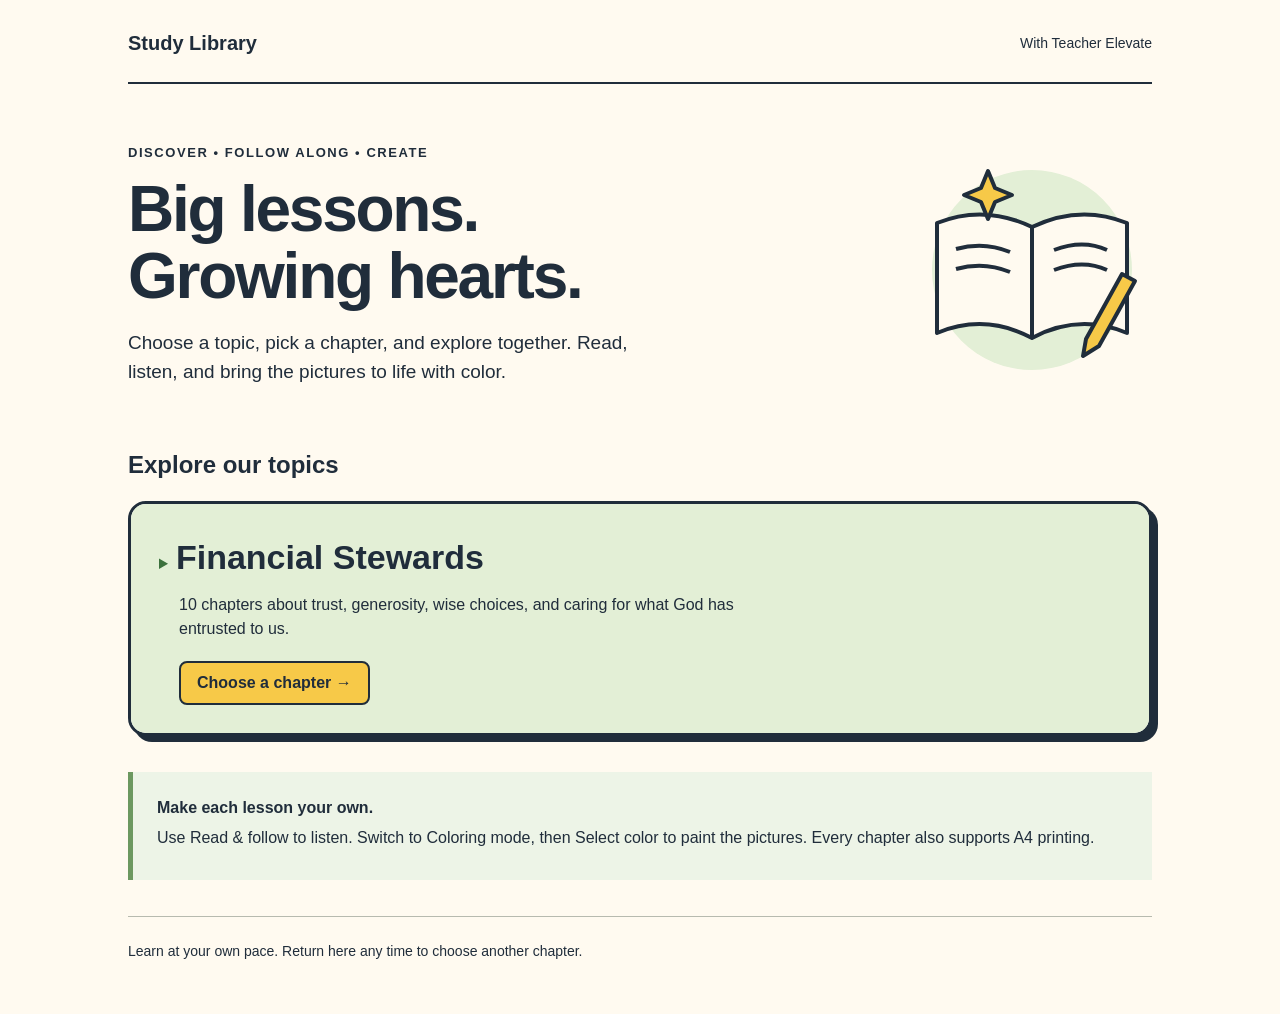
<file: index.html>
<!DOCTYPE html>
<html lang="en">
<head>
  <meta charset="utf-8">
  <meta name="viewport" content="width=device-width, initial-scale=1">
  <title>Study Library — Financial Stewards</title>
  <style>
    :root { color-scheme: light; --ink: #202d3b; --paper: #fffaf0; --gold: #f7c948; }
    * { box-sizing: border-box; }
    body { margin: 0; background: var(--paper); color: var(--ink); font-family: "Trebuchet MS", Arial, sans-serif; line-height: 1.5; }
    a { color: inherit; }
    .wrap { max-width: 1080px; margin: auto; padding: 28px; }
    header { display: flex; justify-content: space-between; align-items: center; gap: 16px; padding-bottom: 24px; border-bottom: 2px solid var(--ink); }
    .brand { font-size: 20px; font-weight: 900; text-decoration: none; }
    .teacher { font-size: 14px; }
    .welcome { display: grid; grid-template-columns: 1fr 240px; align-items: center; gap: 28px; padding: 56px 0 42px; }
    .eyebrow { font-size: 13px; text-transform: uppercase; letter-spacing: .12em; font-weight: 900; }
    h1 { margin: 12px 0 18px; font-size: clamp(36px, 6vw, 64px); line-height: 1.05; letter-spacing: -.035em; }
    .intro { max-width: 530px; font-size: 19px; }
    .welcome svg { width: 100%; height: auto; }
    h2 { font-size: 24px; margin: 0 0 18px; }
    details { border: 3px solid var(--ink); border-radius: 18px; background: white; box-shadow: 6px 6px 0 #202d3b; overflow: hidden; }
    summary { padding: 28px; cursor: pointer; background: #e3efd6; }
    summary::marker { color: #3c713d; }
    .topic-title { font-size: clamp(25px, 4vw, 34px); font-weight: 900; }
    .topic-info { display: block; margin: 10px 0 0 20px; max-width: 620px; }
    .topic-action { display: inline-block; margin: 20px 0 0 20px; padding: 8px 16px; border: 2px solid var(--ink); border-radius: 8px; background: var(--gold); font-weight: 900; }
    .open-label { display: none; }
    details[open] .open-label { display: inline; }
    details[open] .closed-label { display: none; }
    .chapters { padding: 28px; border-top: 3px solid var(--ink); }
    .chapters > p { margin-top: 0; }
    ol { list-style: none; display: grid; grid-template-columns: repeat(2, minmax(0, 1fr)); gap: 16px; padding: 0; margin: 22px 0 0; }
    li a { display: flex; align-items: center; gap: 16px; height: 100%; min-height: 100px; padding: 18px; border: 2px solid var(--ink); border-radius: 12px; text-decoration: none; background: #fffaf0; }
    li a:hover { background: #fff0bd; box-shadow: 3px 3px 0 var(--ink); }
    .number { display: grid; place-items: center; width: 44px; height: 44px; flex: 0 0 44px; border: 2px solid var(--ink); border-radius: 50%; background: var(--gold); font-weight: 900; }
    .chapter-name { font-weight: 900; font-size: 18px; }
    .arrow { margin-left: auto; font-size: 22px; }
    :focus-visible { outline: 4px solid #3066be; outline-offset: 5px; }
    .help { margin: 36px 0; padding: 24px; border-left: 5px solid #6c9860; background: #edf4e7; }
    .help p { margin: 6px 0; }
    footer { padding: 24px 0; font-size: 14px; border-top: 1px solid #b7baaf; }
    @media (max-width: 640px) {
      .wrap { padding: 20px 16px; }
      header { align-items: flex-start; flex-direction: column; gap: 4px; }
      .welcome { grid-template-columns: 1fr; padding: 34px 0; }
      .welcome svg { display: none; }
      summary, .chapters { padding: 20px; }
      ol { grid-template-columns: 1fr; }
      .intro { font-size: 17px; }
      li a { min-height: 88px; padding: 14px; }
    }
  </style>
</head>
<body>
  <div class="wrap">
    <header>
      <a class="brand" href="index.html">Study Library</a>
      <span class="teacher">With Teacher Elevate</span>
    </header>
    <main>
      <section class="welcome" aria-labelledby="welcome-title">
        <div>
          <span class="eyebrow">Discover • Follow along • Create</span>
          <h1 id="welcome-title">Big lessons.<br>Growing hearts.</h1>
          <p class="intro">Choose a topic, pick a chapter, and explore together. Read, listen, and bring the pictures to life with color.</p>
        </div>
        <svg viewBox="0 0 240 230" aria-hidden="true" fill="none" stroke="#202d3b" stroke-width="4" stroke-linejoin="round">
          <circle cx="120" cy="112" r="100" fill="#e3efd6" stroke="none"/>
          <path d="M25 65Q72 46 120 69Q168 46 215 65V175Q167 155 120 180Q73 155 25 175Z" fill="#fffaf0"/>
          <path d="M120 69V180M44 91Q72 83 98 94M44 111Q72 103 98 114M142 92Q171 81 195 92M142 112Q171 101 195 112"/>
          <path d="M174 181L210 116L223 123L187 188L171 198Z" fill="#f7c948"/>
          <path d="M69 30L76 13L83 30L100 37L83 44L76 61L69 44L52 37Z" fill="#f7c948"/>
        </svg>
      </section>
      <h2>Explore our topics</h2>
      <details id="financial-stewards">
        <summary>
          <span class="topic-title">Financial Stewards</span>
          <span class="topic-info">10 chapters about trust, generosity, wise choices, and caring for what God has entrusted to us.</span>
          <span class="topic-action"><span class="closed-label">Choose a chapter →</span><span class="open-label">Hide chapters ↑</span></span>
        </summary>
        <section class="chapters" aria-label="Financial Stewards chapters">
          <p>Start with Chapter 1 or choose the lesson you want to explore.</p>
          <ol>
            <li><a href="Financial%20Stewards_%20Chapter%201%20(refined).html"><span class="number">1</span><span class="chapter-name">Being a Steward</span><span class="arrow" aria-hidden="true">→</span></a></li>
            <li><a href="financial_stewards_chapter_2.html"><span class="number">2</span><span class="chapter-name">God Is a Giver</span><span class="arrow" aria-hidden="true">→</span></a></li>
            <li><a href="financial_stewards_chapter_3.html"><span class="number">3</span><span class="chapter-name">Greater Things</span><span class="arrow" aria-hidden="true">→</span></a></li>
            <li><a href="financial_stewards_chapter_4.html"><span class="number">4</span><span class="chapter-name">Hidden Treasure</span><span class="arrow" aria-hidden="true">→</span></a></li>
            <li><a href="financial_stewards_chapter_5.html"><span class="number">5</span><span class="chapter-name">Seek First the Kingdom</span><span class="arrow" aria-hidden="true">→</span></a></li>
            <li><a href="financial_stewards_chapter_6.html"><span class="number">6</span><span class="chapter-name">Prosperity Isn't Selfish</span><span class="arrow" aria-hidden="true">→</span></a></li>
            <li><a href="financial_stewards_chapter_7.html"><span class="number">7</span><span class="chapter-name">The Tithe</span><span class="arrow" aria-hidden="true">→</span></a></li>
            <li><a href="financial_stewards_chapter_8.html"><span class="number">8</span><span class="chapter-name">Give Where You're Fed</span><span class="arrow" aria-hidden="true">→</span></a></li>
            <li><a href="financial_stewards_chapter_9.html"><span class="number">9</span><span class="chapter-name">Partnership</span><span class="arrow" aria-hidden="true">→</span></a></li>
            <li><a href="financial_stewards_chapter_10.html"><span class="number">10</span><span class="chapter-name">In God We Trust</span><span class="arrow" aria-hidden="true">→</span></a></li>
          </ol>
        </section>
      </details>
      <aside class="help">
        <strong>Make each lesson your own.</strong>
        <p>Use Read &amp; follow to listen. Switch to Coloring mode, then Select color to paint the pictures. Every chapter also supports A4 printing.</p>
      </aside>
    </main>
    <footer>Learn at your own pace. Return here any time to choose another chapter.</footer>
  </div>
  <script>
    const showChapters = () => {
      if (location.hash === '#financial-stewards') document.getElementById('financial-stewards').open = true;
    };
    showChapters();
    window.addEventListener('hashchange', showChapters);
  </script>
</body>
</html>
</file>
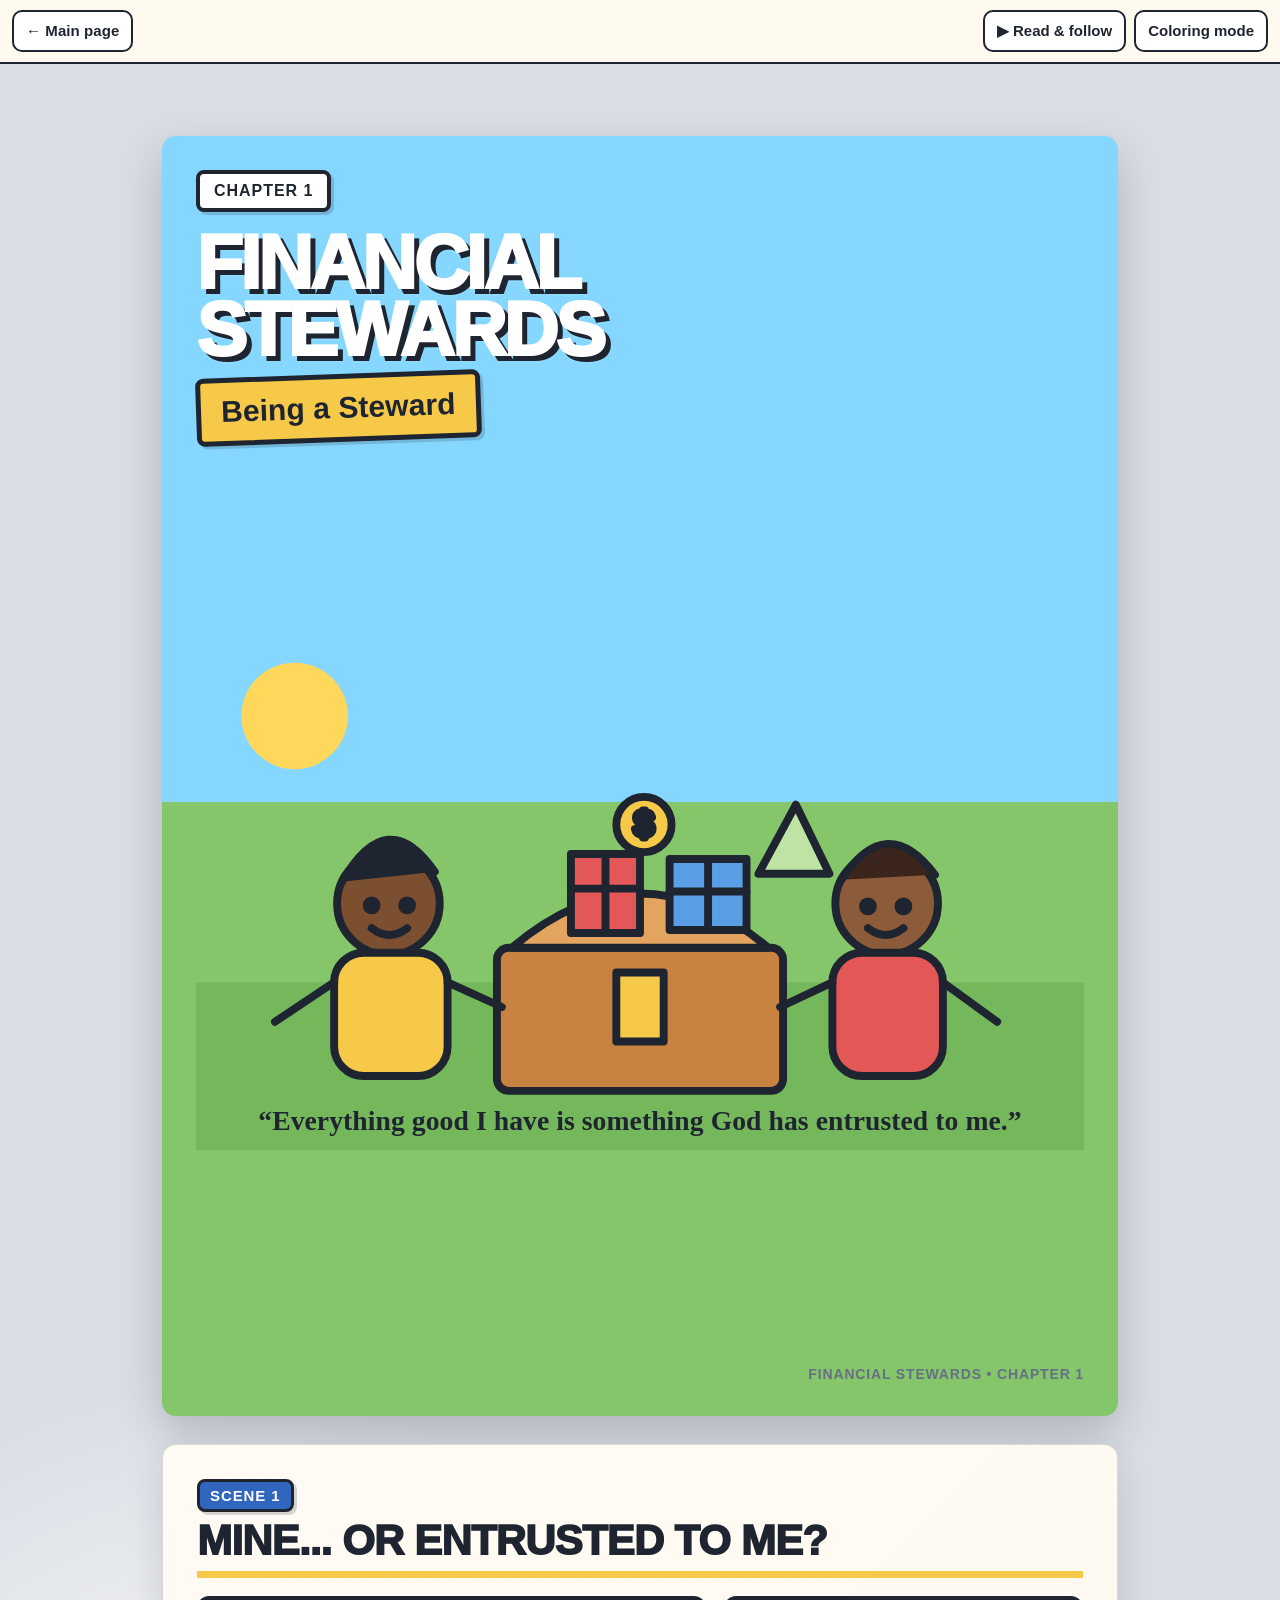
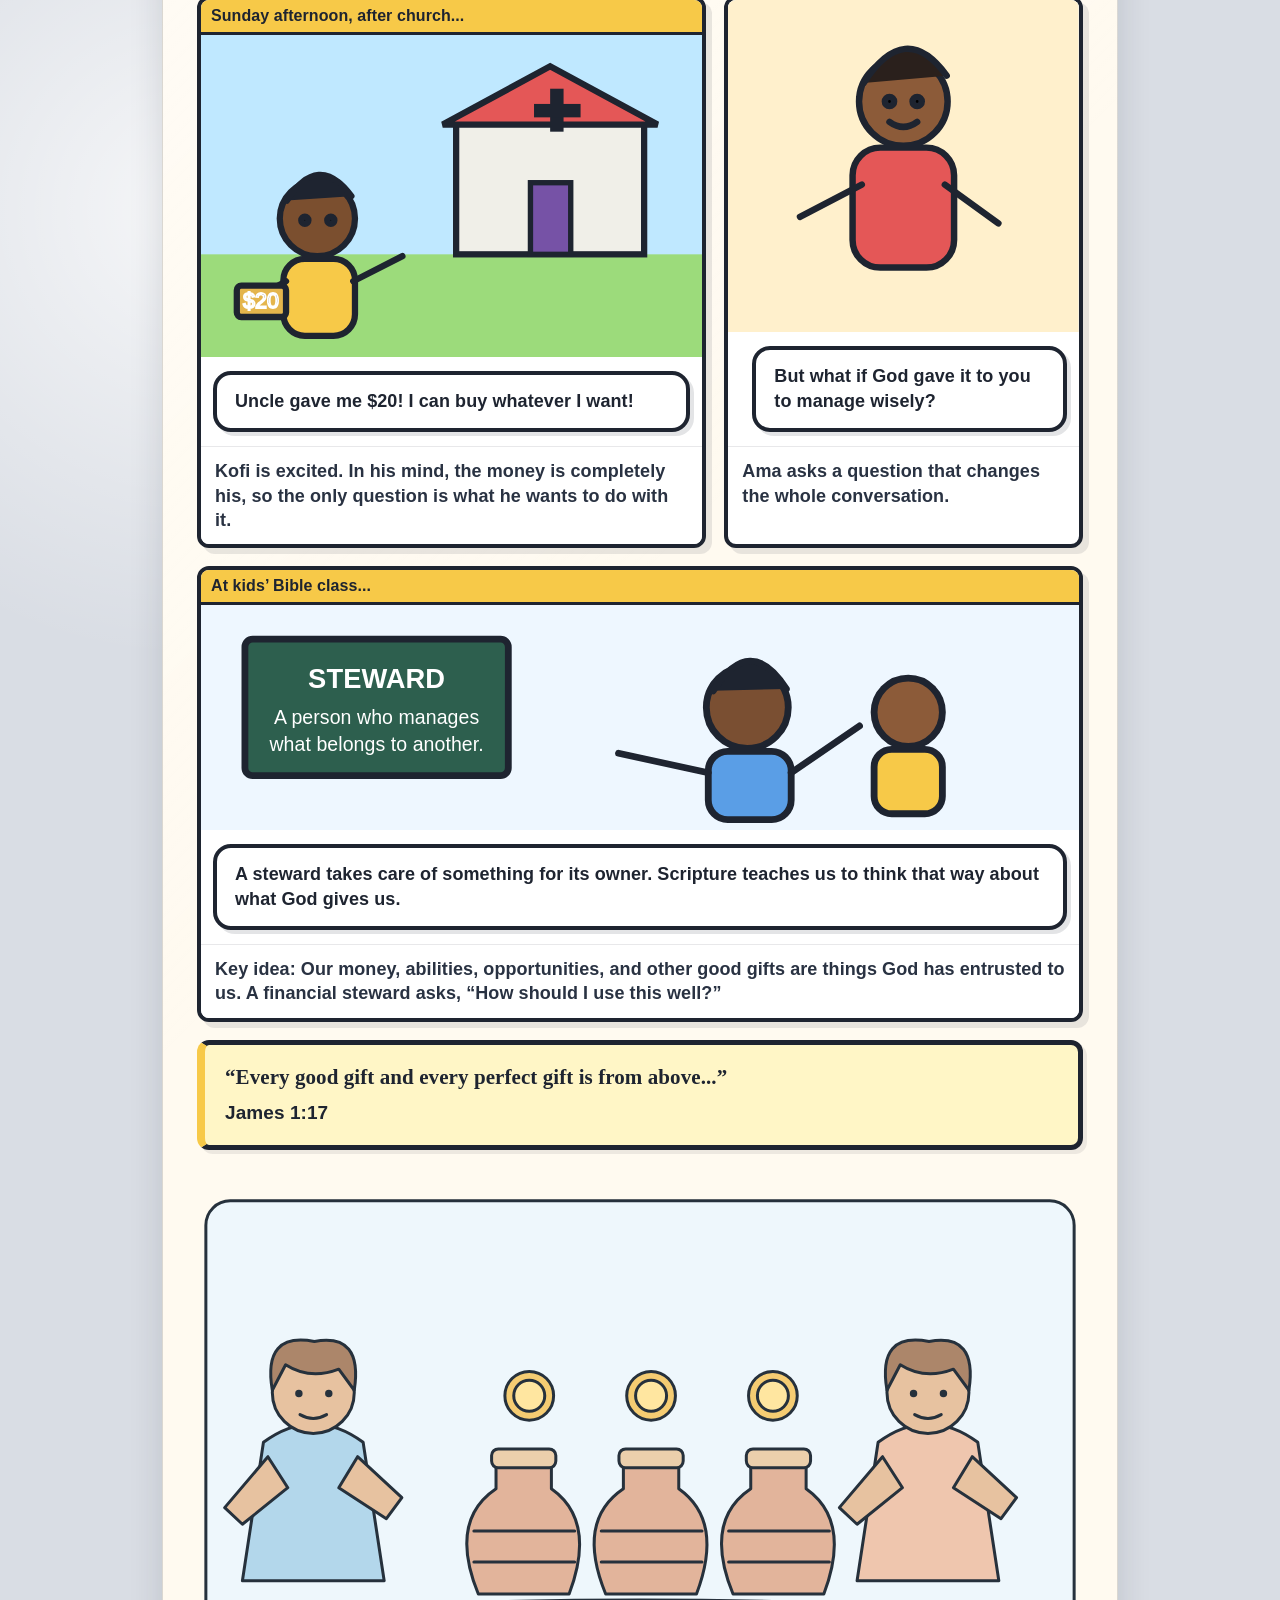
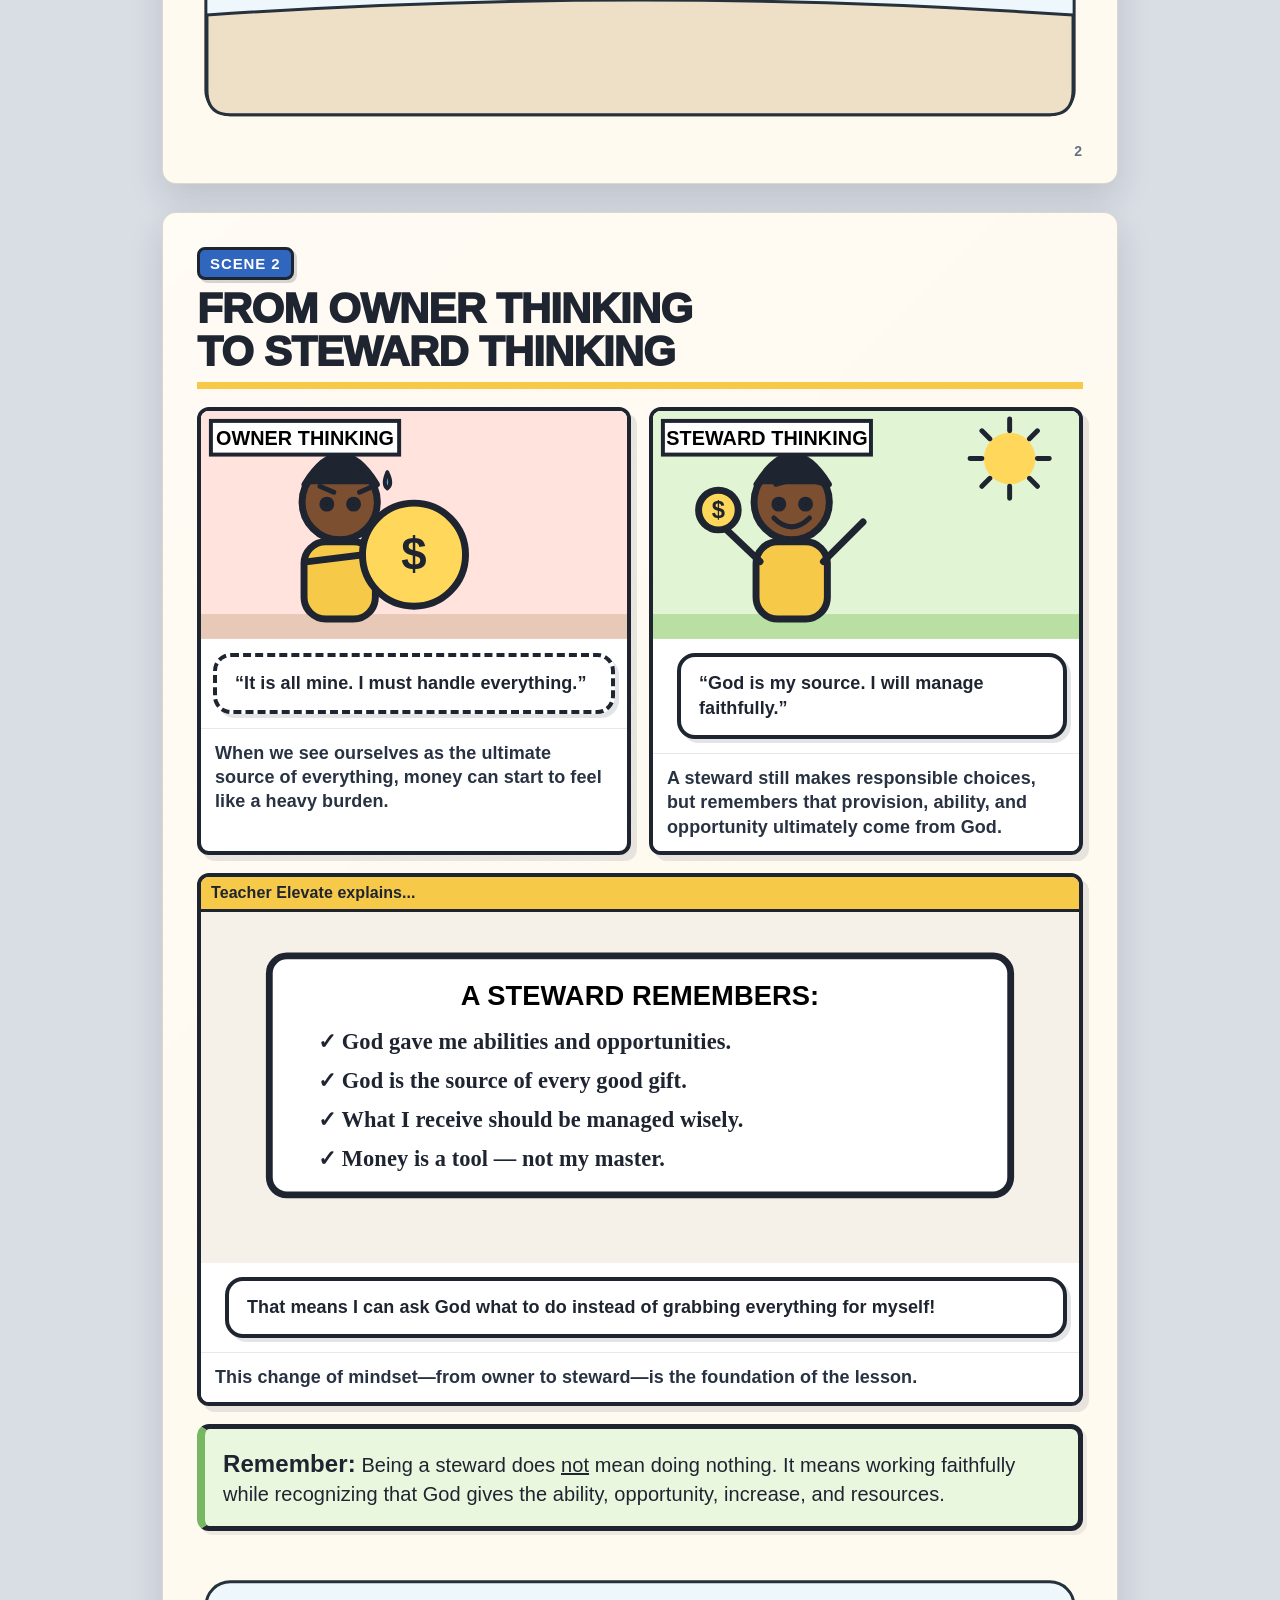
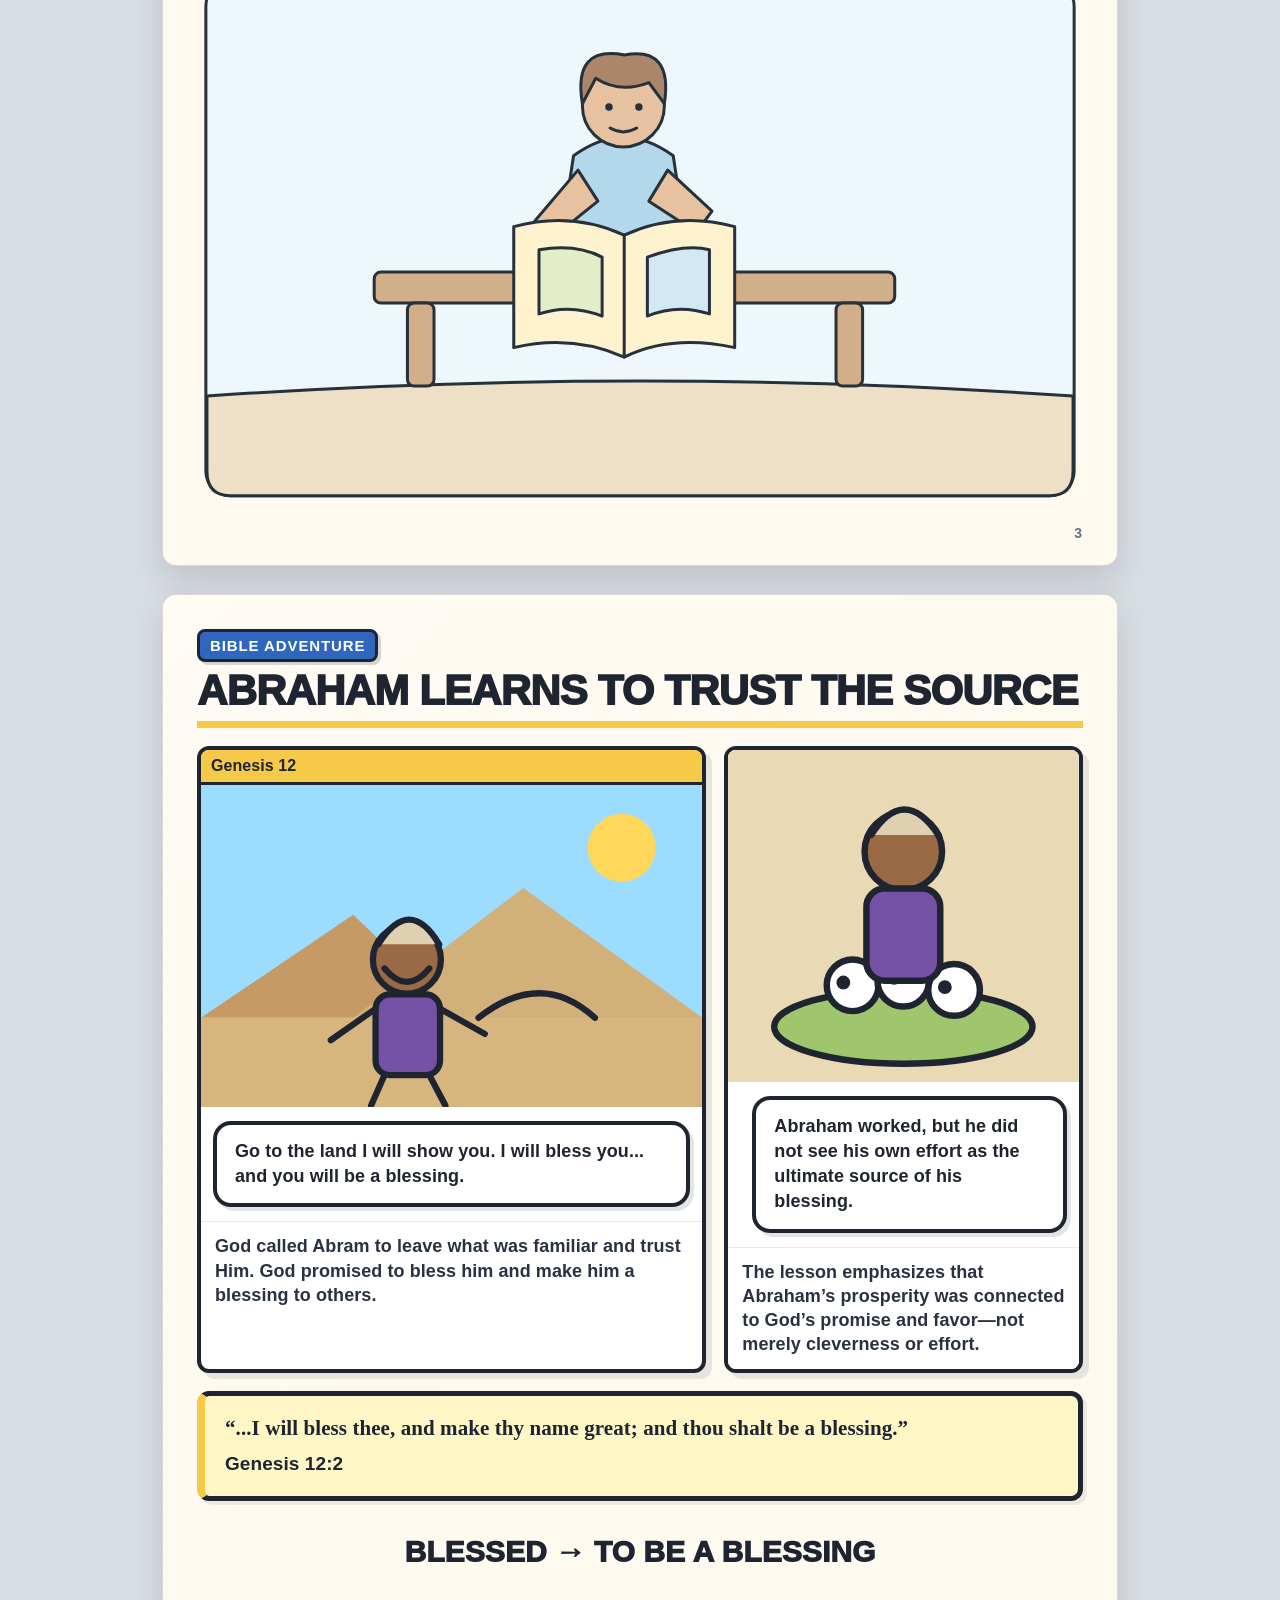
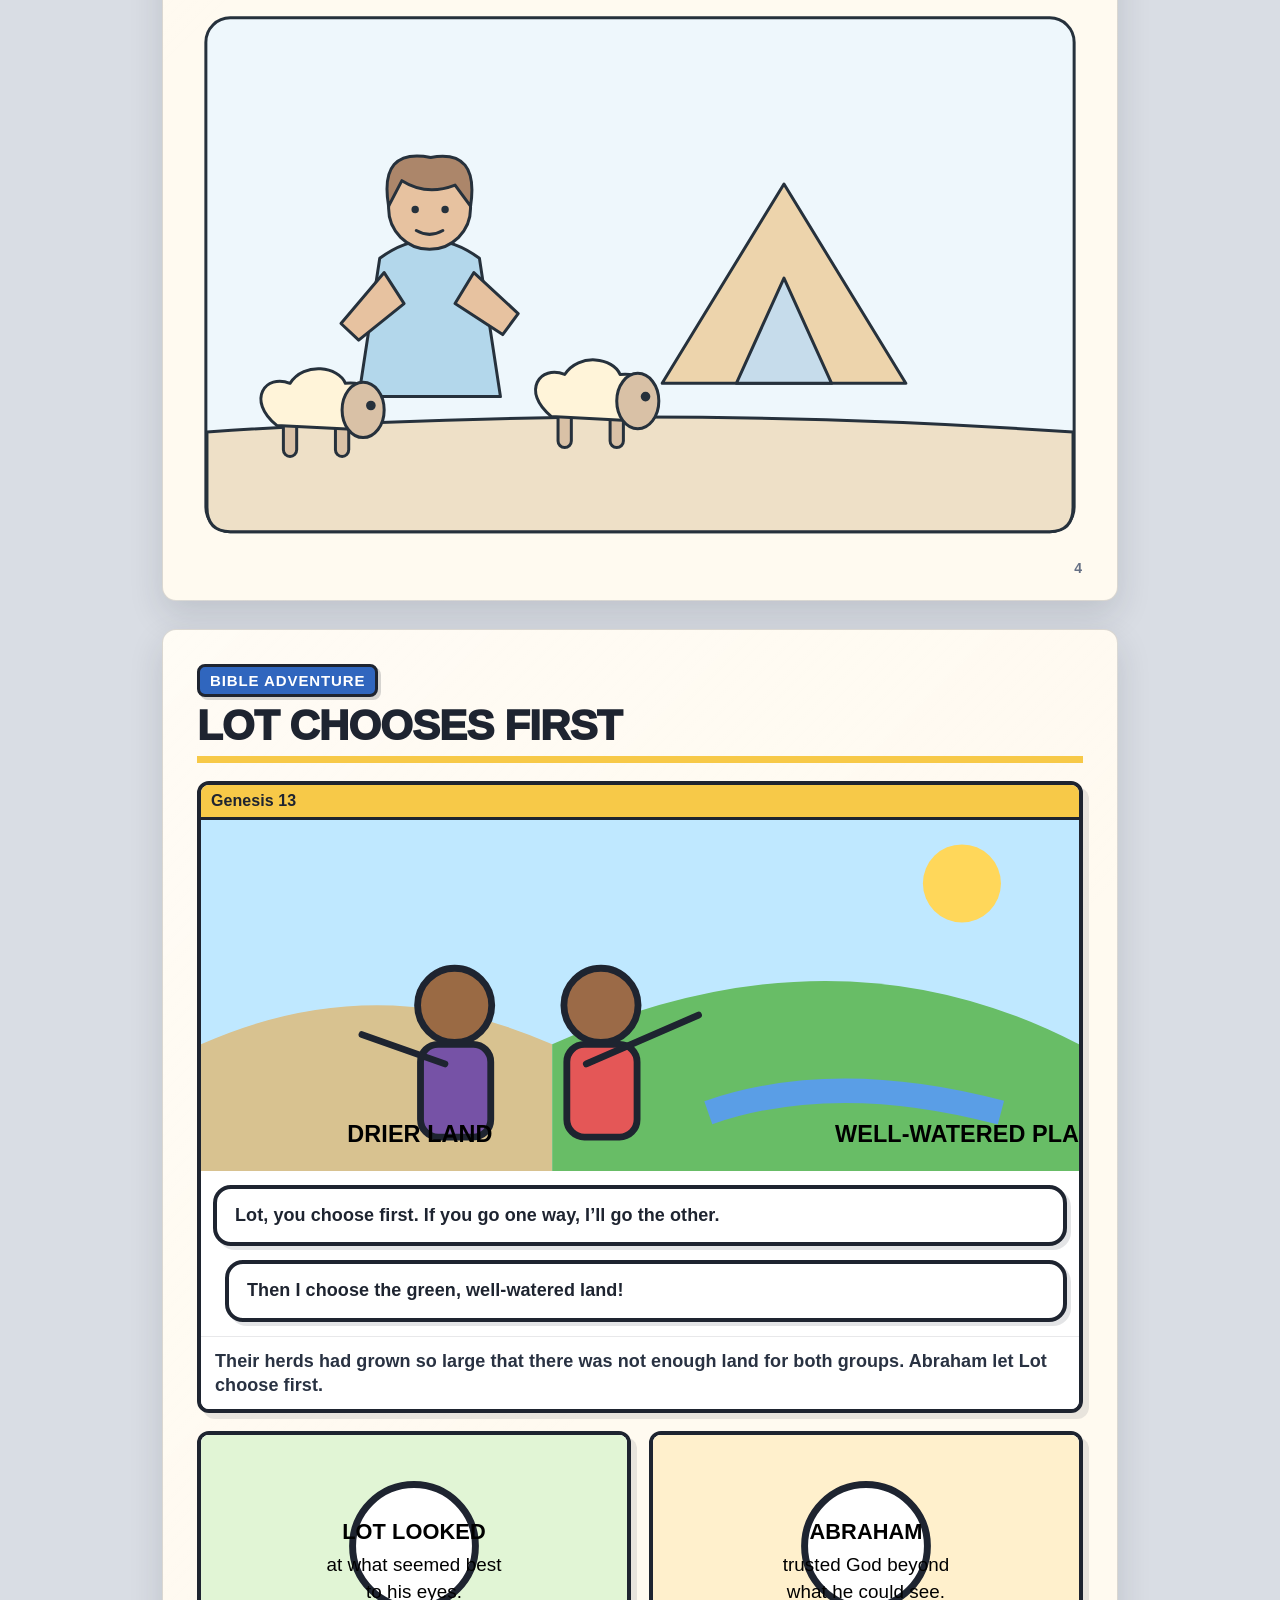
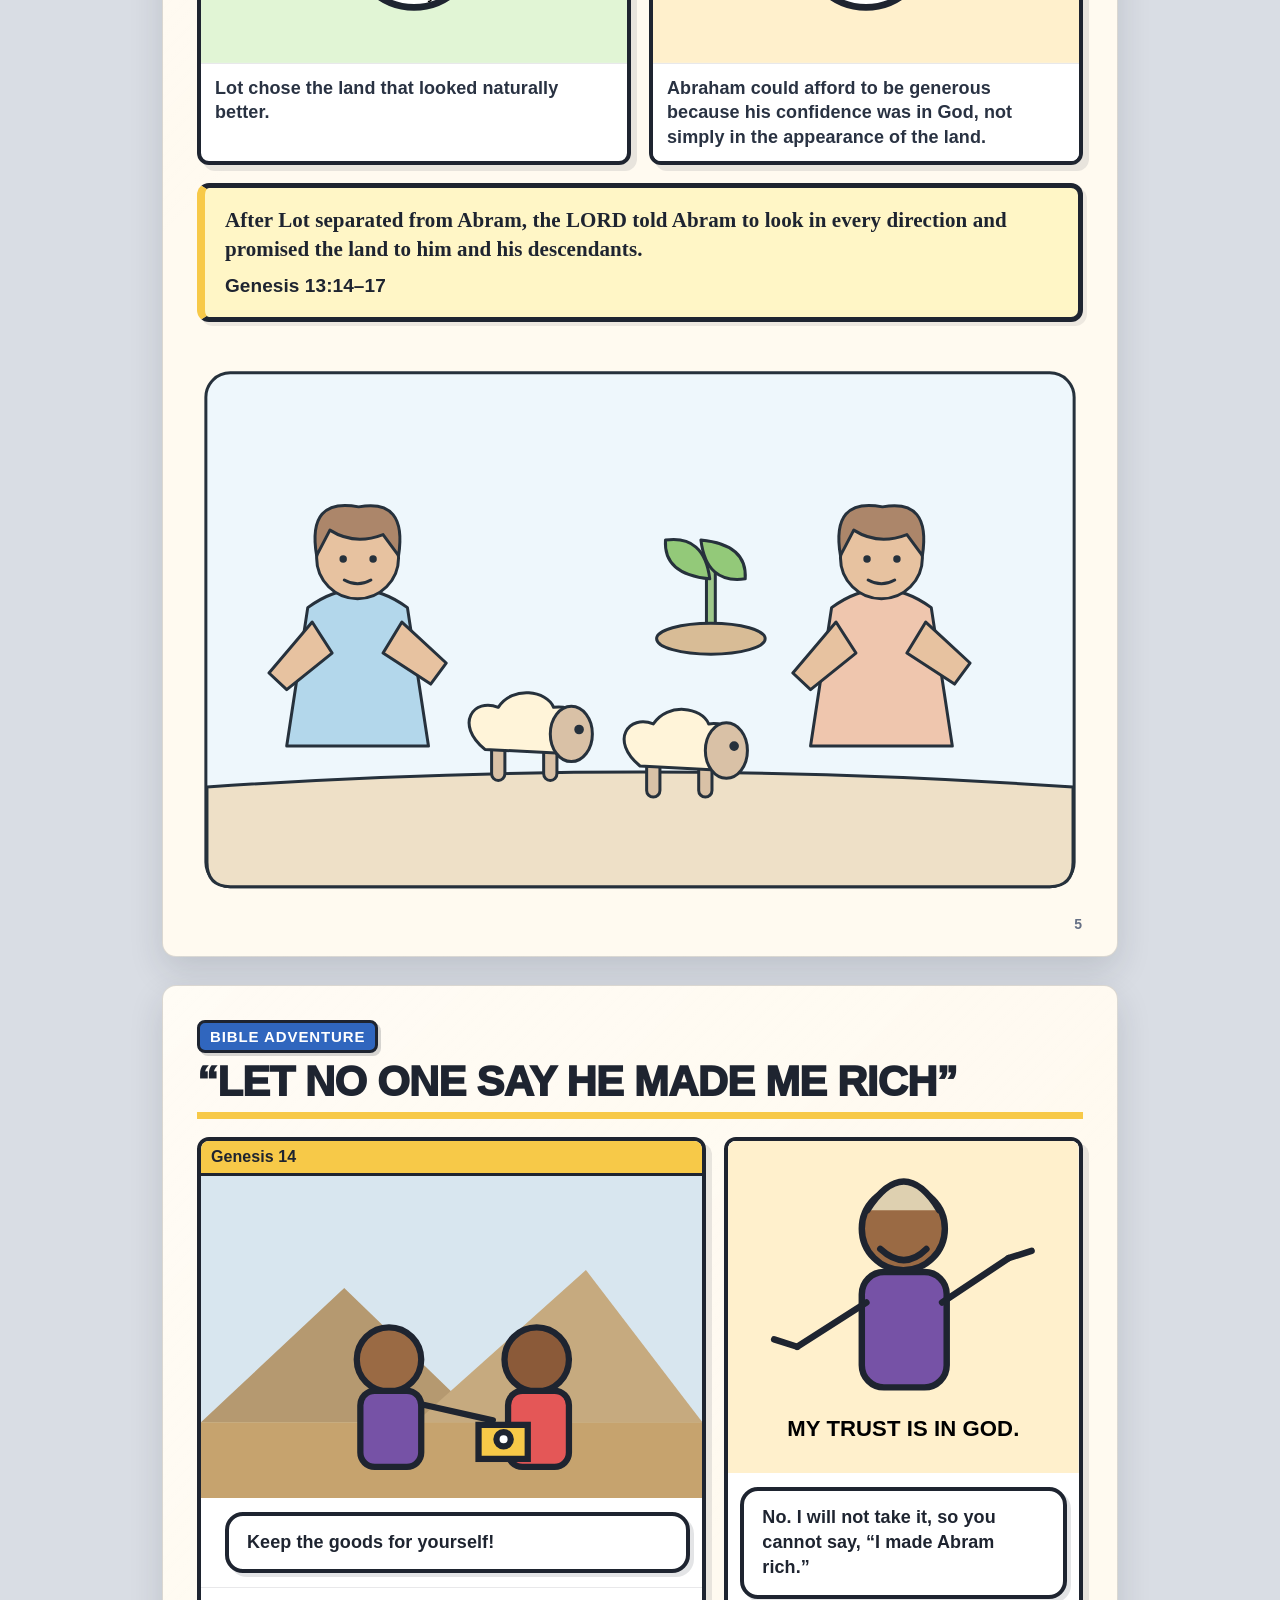
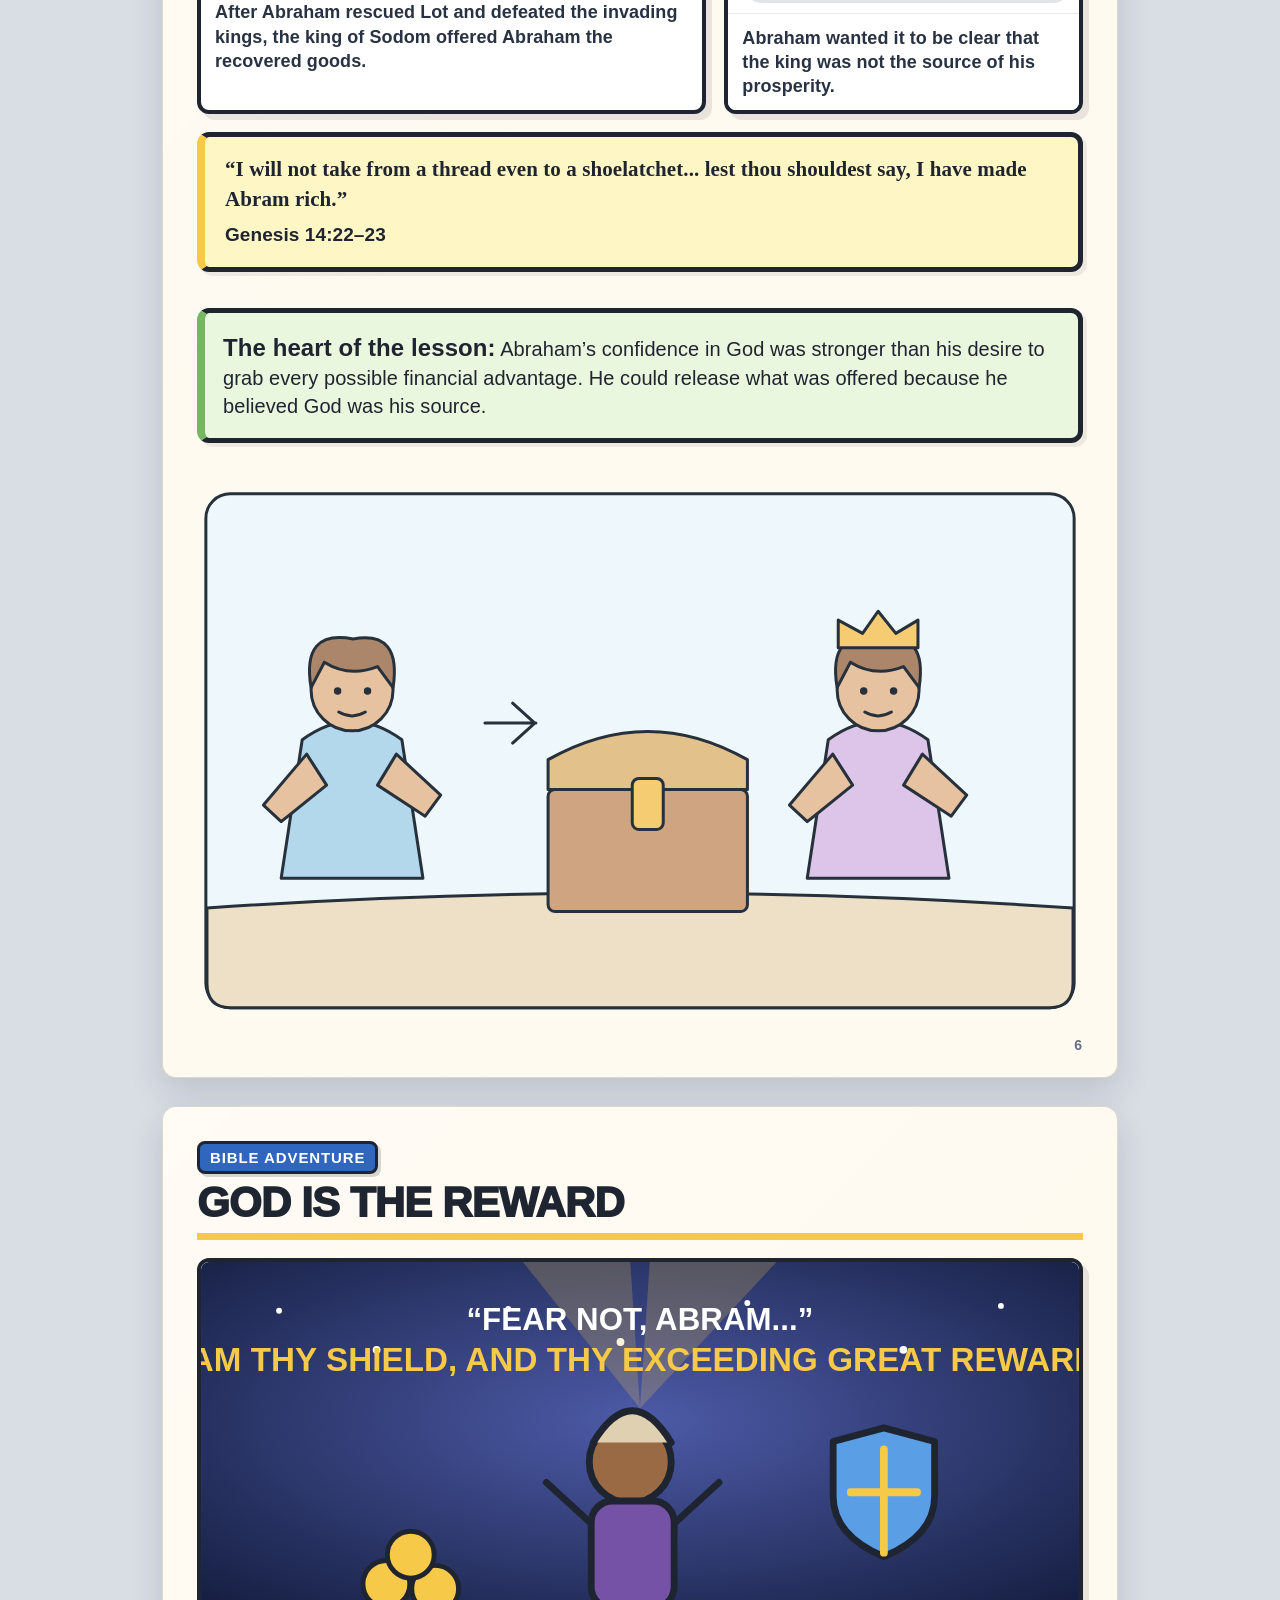
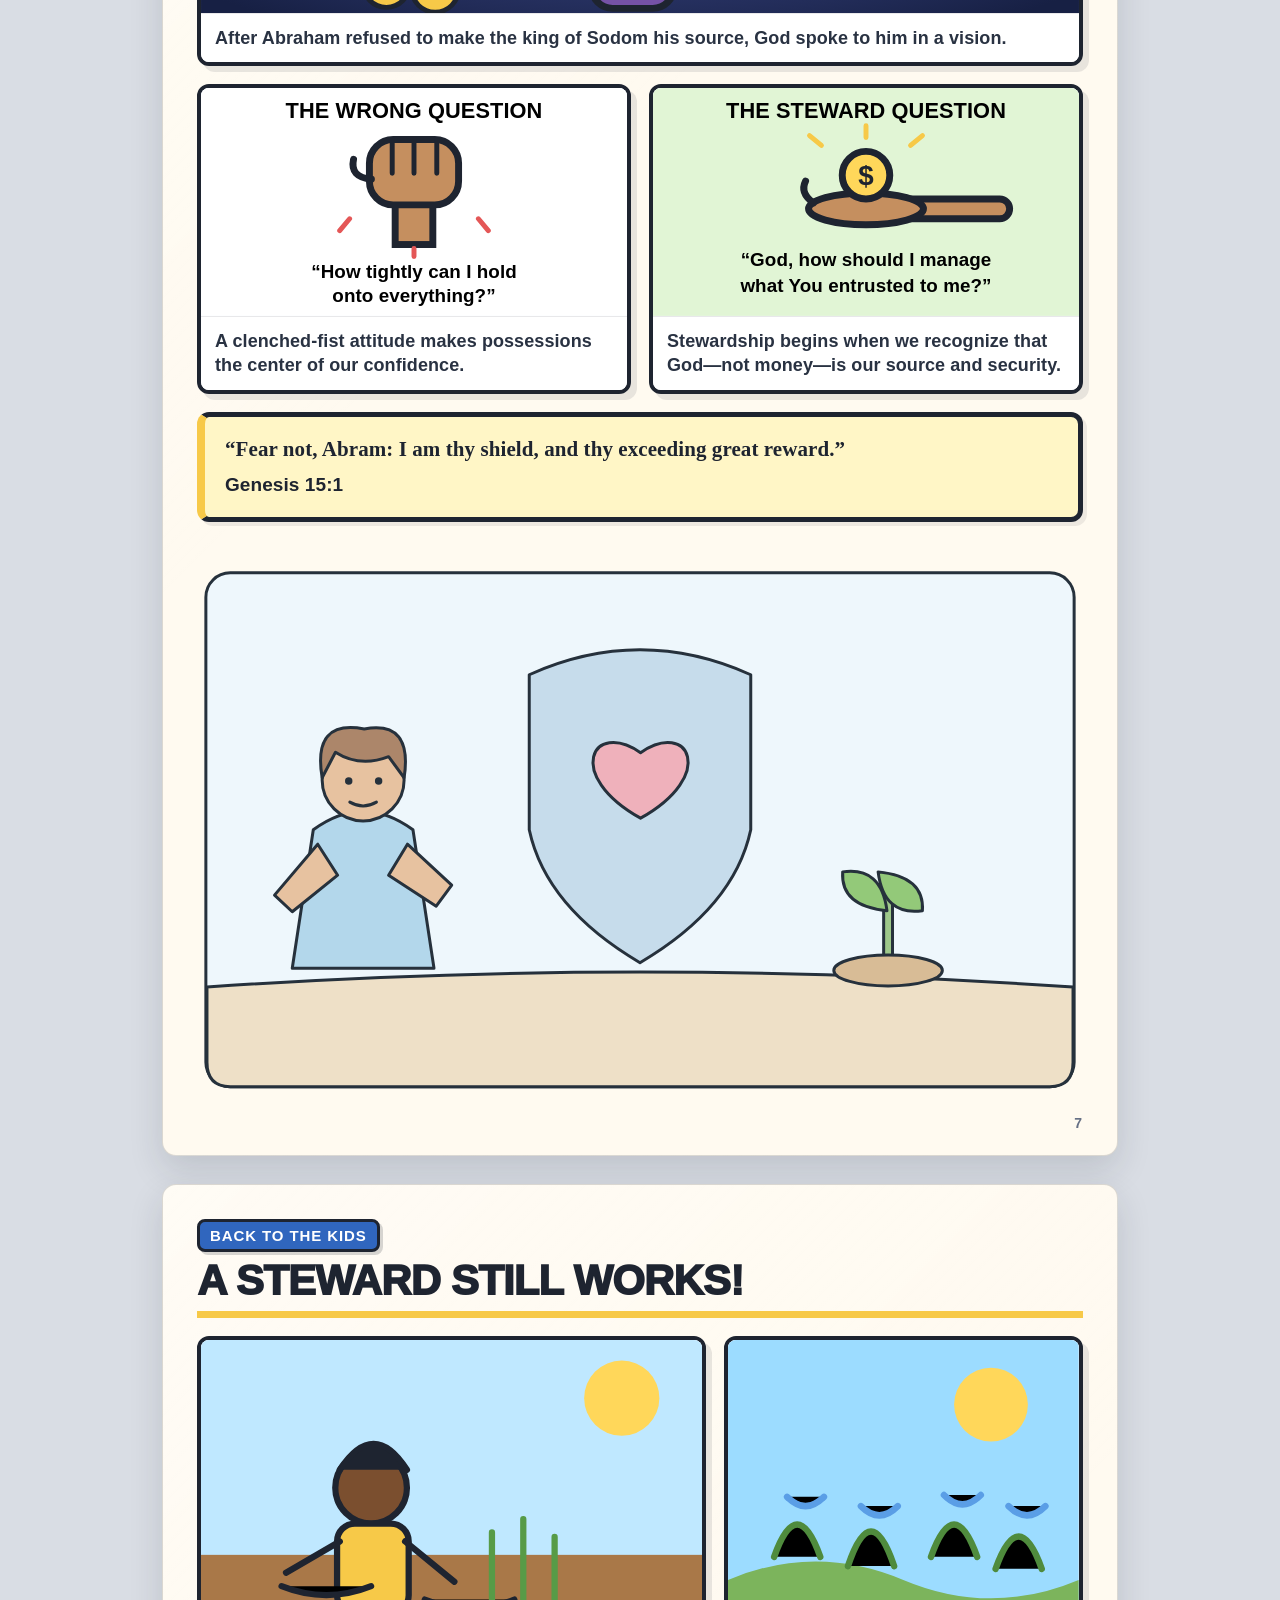
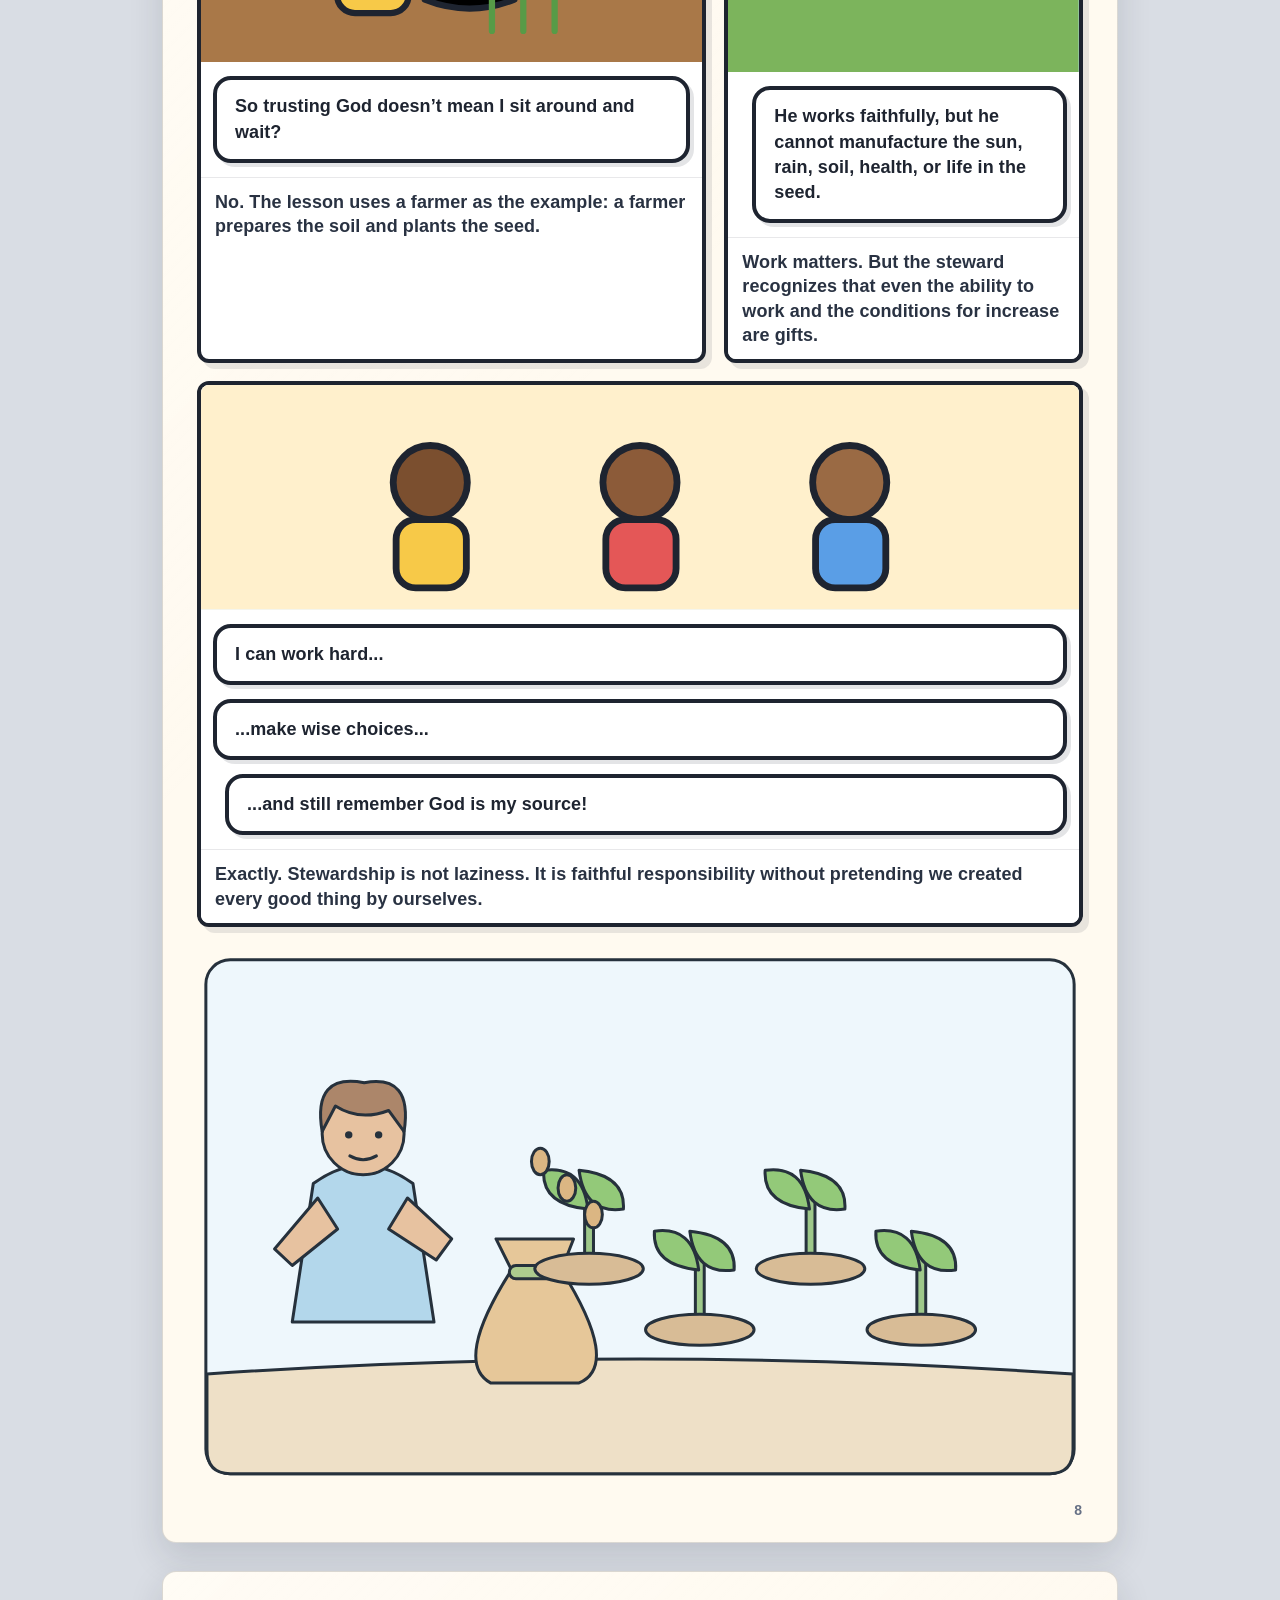
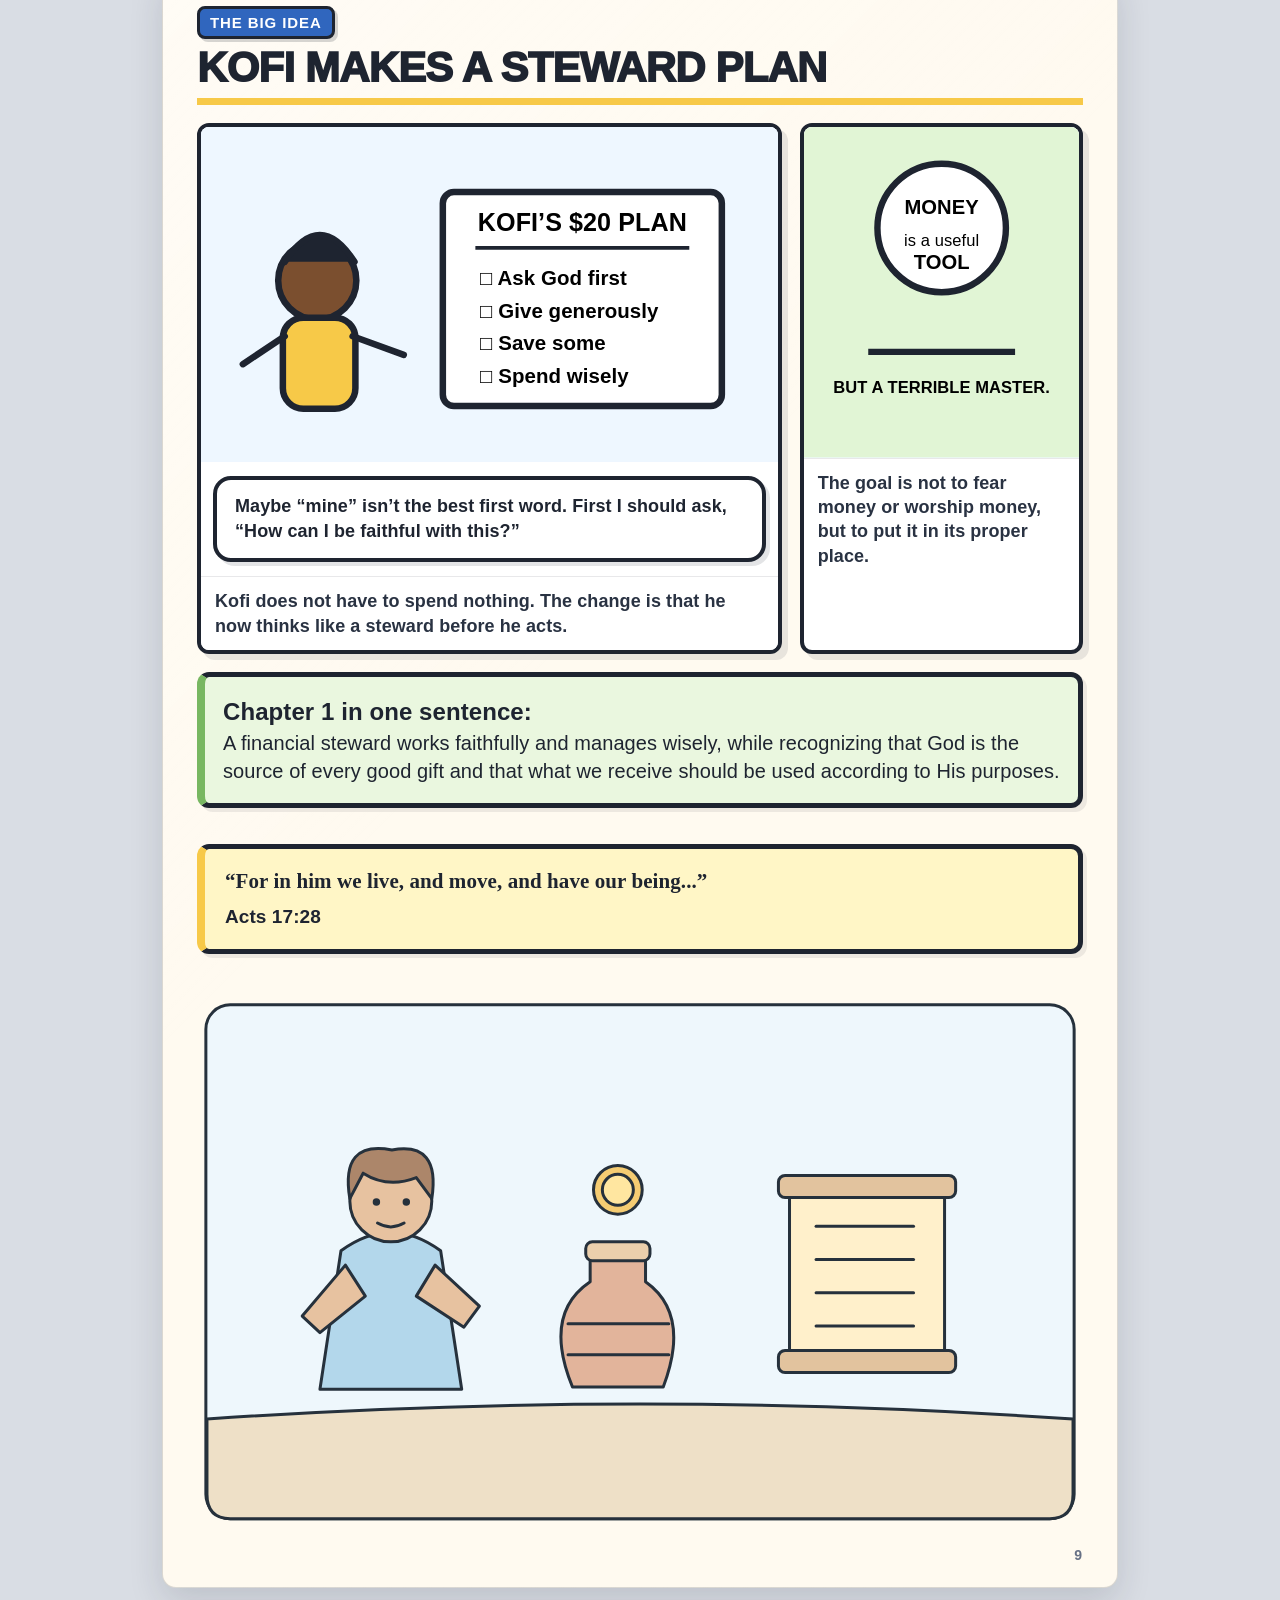
<file: Financial Stewards_ Chapter 1 (refined).html>
<!DOCTYPE html>
<html lang="en">
<head>
<meta charset="UTF-8">
<meta name="viewport" content="width=device-width, initial-scale=1.0">
<title>Financial Stewards — Chapter 1: Being a Steward</title>
<script src="financial-stewards-mode.js" defer></script>
<script src="financial-stewards-interactive.js" defer></script>
<style>
  :root{
    --ink:#1e2430;
    --cream:#fffaf0;
    --gold:#f7c948;
    --sky:#bfe8ff;
    --green:#bfe3a5;
    --blue:#3066be;
    --red:#e45757;
    --purple:#7652a6;
    --tan:#f3dfbb;
    --soft:#f6f1e8;
  }
  *{box-sizing:border-box}
  body{
    margin:0;
    background:#d9dde4;
    color:var(--ink);
    font-family:"Trebuchet MS", "Arial Rounded MT Bold", Arial, sans-serif;
  }
  .book{max-width:980px;margin:0 auto;padding:24px}
  .page{
    width:100%;
    min-height:1280px;
    background:var(--cream);
    margin:0 auto 28px;
    padding:34px;
    position:relative;
    box-shadow:0 8px 30px rgba(0,0,0,.18);
    overflow:hidden;
    page-break-after:always;
  }
  .cover{
    background:linear-gradient(#85d7ff 0 52%, #86c66b 52% 100%);
    display:flex;flex-direction:column;justify-content:space-between;
  }
  .title{
    font-size:76px;line-height:.88;font-weight:1000;letter-spacing:-3px;text-transform:uppercase;
    color:#fff;text-shadow:5px 5px 0 var(--ink);margin:10px 0;
  }
  .subtitle{
    display:inline-block;background:var(--gold);border:5px solid var(--ink);padding:12px 20px;
    font-size:30px;font-weight:900;transform:rotate(-2deg);
  }
  .chapter-label{
    display:inline-block;background:#fff;border:4px solid var(--ink);padding:8px 14px;font-weight:900;
    margin-bottom:8px;
  }
  .panel-grid{display:grid;grid-template-columns:repeat(12,1fr);gap:14px}
  .panel{
    background:#fff;border:5px solid var(--ink);position:relative;overflow:hidden;min-height:260px;
    box-shadow:5px 5px 0 rgba(30,36,48,.12);
  }
  .p12{grid-column:span 12}.p8{grid-column:span 8}.p7{grid-column:span 7}.p6{grid-column:span 6}.p5{grid-column:span 5}.p4{grid-column:span 4}
  .art{height:230px;width:100%;display:block;background:#eef7ff}
  .tall .art{height:360px}
  .caption{
    position:absolute;top:10px;left:10px;background:var(--gold);border:3px solid var(--ink);
    padding:7px 10px;font-weight:900;max-width:76%;z-index:4;
  }
  .narration{
    padding:12px 14px;font-size:18px;line-height:1.35;font-weight:700;background:#fff;
  }
  .bubble{
    position:absolute;background:#fff;border:4px solid var(--ink);border-radius:50%;
    padding:14px 18px;font-weight:900;font-size:18px;line-height:1.18;z-index:5;text-align:center;
  }
  .bubble:after{
    content:"";position:absolute;width:22px;height:22px;background:#fff;border-right:4px solid var(--ink);
    border-bottom:4px solid var(--ink);transform:rotate(45deg);bottom:-12px;left:36%;
  }
  .bubble.right:after{left:auto;right:28%}
  .thought{border-style:dashed}
  .verse{
    background:#fff6c6;border:5px solid var(--ink);padding:18px 20px;font-family:Georgia,serif;
    font-size:21px;line-height:1.4;font-weight:700;margin:18px 0;
  }
  .verse strong{display:block;font-family:"Trebuchet MS",Arial,sans-serif;font-size:19px;margin-top:8px}
  .lesson{
    background:#eaf7df;border:5px solid var(--ink);padding:18px;margin:18px 0;font-size:20px;line-height:1.4
  }
  .lesson b{font-size:24px}
  .page-title{
    font-size:42px;font-weight:1000;text-transform:uppercase;margin:0 0 18px;border-bottom:7px solid var(--gold);
    padding-bottom:8px;
  }
  .badge{
    display:inline-block;background:var(--blue);color:white;border:3px solid var(--ink);
    padding:5px 10px;font-size:15px;font-weight:900;text-transform:uppercase;margin-bottom:8px;
  }
  .challenge{
    background:#efe6ff;border:5px solid var(--ink);padding:22px;margin-top:18px
  }
  .challenge h2{margin:0 0 10px;font-size:30px}
  .q{background:#fff;border:3px dashed var(--ink);padding:12px;margin:10px 0;font-size:18px;font-weight:700}
  .footer{position:absolute;bottom:12px;right:24px;font-weight:900;font-size:14px}
  .small{font-size:15px}
  .center{text-align:center}
  .keyline{font-size:30px;font-weight:1000;text-align:center;margin:16px 0}
  .sticker{
    background:var(--red);color:#fff;border:5px solid var(--ink);border-radius:50%;
    width:160px;height:160px;display:flex;align-items:center;justify-content:center;text-align:center;
    font-weight:1000;font-size:23px;transform:rotate(8deg);box-shadow:5px 5px 0 rgba(0,0,0,.18)
  }
  @media print{
    body{background:#fff}.book{padding:0}.page{box-shadow:none;margin:0;width:100%;min-height:100vh}
  }
  .bubble.thought{border-style:dashed}
  @media (max-width:760px){
    .book{padding:10px}.page{padding:18px;min-height:0}
    .title{font-size:52px;letter-spacing:-2px}.page-title{font-size:30px}.subtitle{font-size:22px}
    .panel-grid{display:block}.panel{margin-bottom:14px}
    .art,.tall .art{height:auto}
    .caption{position:static;display:block;max-width:none;border-width:0 0 3px;border-radius:0}
    .bubble{position:static!important;display:block;width:auto!important;border-radius:20px;margin:10px 12px;text-align:left;font-size:17px}
    .bubble:after{display:none}
    .footer{position:static;text-align:right;margin-top:10px}
  }
</style>
<link rel="stylesheet" href="financial-stewards-refinement.css">
</head>
<body>
<div class="book">

<!-- COVER -->
<section class="page cover">
  <div>
    <div class="chapter-label">CHAPTER 1</div>
    <div class="title">Financial<br>Stewards</div>
    <div class="subtitle">Being a Steward</div>
  </div>

  <svg viewBox="0 0 900 520" width="100%" aria-label="Children holding a treasure chest of gifts, books, coins and tools">
    <rect x="0" y="350" width="900" height="170" fill="#75b85c"/>
    <circle cx="100" cy="80" r="54" fill="#ffd75a"/>
    <g stroke="#1e2430" stroke-width="8" stroke-linecap="round" stroke-linejoin="round">
      <!-- treasure chest -->
      <rect x="305" y="315" width="290" height="145" rx="12" fill="#c7833f"/>
      <path d="M320 315 Q450 205 580 315Z" fill="#e2a45f"/>
      <rect x="426" y="340" width="48" height="70" fill="#f7c948"/>
      <!-- gifts popping out -->
      <rect x="380" y="220" width="70" height="80" fill="#e45757"/>
      <path d="M415 220V300M380 255H450" fill="none"/>
      <rect x="480" y="225" width="78" height="72" fill="#5a9ee6"/>
      <path d="M519 225V297M480 258H558" fill="none"/>
      <circle cx="454" cy="190" r="28" fill="#f7c948"/>
      <text x="454" y="201" text-anchor="middle" font-size="34" font-family="Arial" fill="#1e2430">$</text>
      <path d="M570 240 l38 -70 l34 70z" fill="#bfe3a5"/>
      <!-- child 1 -->
      <circle cx="195" cy="270" r="52" fill="#7b4f2f"/>
      <path d="M148 248q46-80 94-10" fill="#1e2430"/>
      <circle cx="178" cy="272" r="5" fill="#1e2430"/><circle cx="214" cy="272" r="5" fill="#1e2430"/>
      <path d="M178 295q18 14 36 0" fill="none"/>
      <rect x="140" y="320" width="115" height="125" rx="30" fill="#f7c948"/>
      <path d="M140 350L80 390M255 350l55 25" fill="none"/>
      <!-- child 2 -->
      <circle cx="700" cy="270" r="52" fill="#8c5b39"/>
      <path d="M654 246q46-70 95-5" fill="#3b241c"/>
      <circle cx="681" cy="273" r="5" fill="#1e2430"/><circle cx="717" cy="273" r="5" fill="#1e2430"/>
      <path d="M681 295q18 14 36 0" fill="none"/>
      <rect x="645" y="320" width="112" height="125" rx="30" fill="#e45757"/>
      <path d="M645 350L592 375M757 350l55 40" fill="none"/>
    </g>
    <text x="450" y="500" text-anchor="middle" font-size="28" font-weight="900" font-family="Trebuchet MS" fill="#1e2430">
      “Everything good I have is something God has entrusted to me.”
    </text>
  </svg>
  <div class="footer">FINANCIAL STEWARDS • CHAPTER 1</div>
</section>

<!-- PAGE 2 -->
<section class="page">
  <div class="badge">Scene 1</div>
  <h1 class="page-title">Mine... or entrusted to me?</h1>
  <div class="panel-grid">
    <div class="panel p7 tall">
      <div class="caption">Sunday afternoon, after church...</div>
      <svg class="art" aria-hidden="true" viewBox="0 0 560 360">
        <rect width="560" height="360" fill="#bfe8ff"/><rect y="245" width="560" height="115" fill="#9cdb7b"/>
        <rect x="285" y="95" width="210" height="150" fill="#f0efe8" stroke="#1e2430" stroke-width="7"/>
        <polygon points="270,100 390,35 510,100" fill="#e45757" stroke="#1e2430" stroke-width="7"/>
        <rect x="368" y="165" width="45" height="80" fill="#7652a6" stroke="#1e2430" stroke-width="6"/>
        <rect x="390" y="60" width="15" height="48" fill="#1e2430"/><rect x="372" y="77" width="52" height="15" fill="#1e2430"/>
        <g stroke="#1e2430" stroke-width="7" stroke-linecap="round">
          <circle cx="130" cy="205" r="42" fill="#7b4f2f"/><path d="M96 185q35-55 72-5" fill="#1e2430"/>
          <circle cx="116" cy="207" r="4"/><circle cx="145" cy="207" r="4"/>
          <rect x="92" y="250" width="80" height="86" rx="24" fill="#f7c948"/>
          <path d="M95 275l-45 25M170 275l55-28"/>
          <rect x="40" y="280" width="55" height="35" rx="5" fill="#e4b54c"/>
          <g stroke="white" stroke-width="2" stroke-linecap="round">
            <text x="67" y="305" text-anchor="middle" font-size="24" font="#e4b54c">$20</text>
          </g>
        </g>
      </svg>
      <div class="bubble" style="top:68px;left:22px;width:210px;">Uncle gave me $20! I can buy whatever I want!</div>
      <div class="narration">Kofi is excited. In his mind, the money is completely his, so the only question is what he wants to do with it.</div>
    </div>

    <div class="panel p5 tall">
      <svg class="art" aria-hidden="true" viewBox="0 0 380 360">
        <rect width="380" height="360" fill="#fff0cc"/>
        <g stroke="#1e2430" stroke-width="7" stroke-linecap="round">
          <circle cx="190" cy="110" r="48" fill="#8c5b39"/>
          <path d="M147 90q45-70 90-8" fill="#2a201c"/>
          <circle cx="175" cy="110" r="5"/><circle cx="205" cy="110" r="5"/>
          <path d="M175 132q15 11 30 0" fill="none"/>
          <rect x="135" y="160" width="110" height="130" rx="30" fill="#e45757"/>
          <path d="M145 200L78 235M235 200l58 42" fill="none"/>
        </g>
      </svg>
      <div class="bubble right" style="top:205px;right:12px;width:190px;">But what if God gave it to you to manage wisely?</div>
      <div class="narration">Ama asks a question that changes the whole conversation.</div>
    </div>

    <div class="panel p12">
      <div class="caption">At kids’ Bible class...</div>
      <svg class="art" aria-hidden="true" viewBox="0 0 900 230">
        <rect width="900" height="230" fill="#eef7ff"/>
        <rect x="45" y="35" width="270" height="140" rx="8" fill="#2d5f4e" stroke="#1e2430" stroke-width="7"/>
        <text x="180" y="85" text-anchor="middle" fill="white" font-size="28" font-weight="900">STEWARD</text>
        <text x="180" y="122" text-anchor="middle" fill="white" font-size="20">A person who manages</text>
        <text x="180" y="150" text-anchor="middle" fill="white" font-size="20">what belongs to another.</text>
        <g stroke="#1e2430" stroke-width="7" stroke-linecap="round">
          <circle cx="560" cy="105" r="42" fill="#7a4f32"/><path d="M525 88q38-60 75-2" fill="#1e2430"/>
          <rect x="520" y="150" width="85" height="70" rx="20" fill="#5a9ee6"/>
          <path d="M520 172l-92-20M605 172l70-48"/>
          <circle cx="725" cy="110" r="35" fill="#8c5b39"/><rect x="690" y="148" width="70" height="66" rx="18" fill="#f7c948"/>
        </g>
      </svg>
      <div class="bubble" style="top:35px;right:26px;width:285px;">A steward takes care of something for its owner. Scripture teaches us to think that way about what God gives us.</div>
      <div class="narration"><b>Key idea:</b> Our money, abilities, opportunities, and other good gifts are things God has entrusted to us. A financial steward asks, “How should I use this well?”</div>
    </div>
  </div>

  <div class="verse">“Every good gift and every perfect gift is from above...” <strong>James 1:17</strong></div>
  <div class="footer">2</div>
</section>

<!-- PAGE 3 -->
<section class="page">
  <div class="badge">Scene 2</div>
  <h1 class="page-title">From Owner Thinking to Steward Thinking</h1>

  <div class="panel-grid">
    <div class="panel p6">
      <svg class="art" aria-hidden="true" viewBox="0 0 430 230" aria-hidden="true"><rect width="430" height="230" fill="#ffe3dc"/><rect y="205" width="430" height="25" fill="#e8c9b8"/><g stroke="#1e2430" stroke-width="7" stroke-linecap="round"><circle cx="140" cy="92" r="38" fill="#7b4f2f"/><path d="M105 74q36-58 72 0" fill="#1e2430"/><circle cx="127" cy="94" r="4"/><circle cx="154" cy="94" r="4"/><rect x="104" y="132" width="72" height="78" rx="22" fill="#f7c948"/><path d="M108 152L205 140M172 156l35 18" fill="none"/><path d="M120 76l14 6M160 82l14-6" fill="none" stroke-width="5"/><circle cx="215" cy="145" r="52" fill="#ffd75a"/><text x="215" y="160" text-anchor="middle" font-size="46" font-weight="900" stroke="none" fill="#1e2430">$</text><path d="M188 62q-5 12 0 16q6-4 0-16" fill="#5a9ee6" stroke-width="4"/></g><rect x="10" y="10" width="190" height="34" fill="#fff" stroke="#1e2430" stroke-width="4"/><text x="105" y="34" text-anchor="middle" font-size="20" font-weight="900">OWNER THINKING</text></svg><div class="bubble thought" style="top:60px;right:14px;width:190px;">“It is all mine. I must handle everything.”</div>
      <div class="narration">When we see ourselves as the ultimate source of everything, money can start to feel like a heavy burden.</div>
    </div>
    <div class="panel p6">
      <svg class="art" aria-hidden="true" viewBox="0 0 430 230" aria-hidden="true"><rect width="430" height="230" fill="#e1f5d5"/><rect y="205" width="430" height="25" fill="#b9dfa2"/><circle cx="360" cy="48" r="26" fill="#ffd75a"/><path d="M360 8v12M360 76v12M320 48h12M388 48h12M332 20l8 8M388 76l-8-8M388 20l-8 8M332 76l8-8" stroke="#1e2430" stroke-width="5" stroke-linecap="round"/><g stroke="#1e2430" stroke-width="7" stroke-linecap="round"><circle cx="140" cy="92" r="38" fill="#7b4f2f"/><path d="M105 74q36-58 72 0" fill="#1e2430"/><circle cx="127" cy="94" r="4"/><circle cx="154" cy="94" r="4"/><rect x="104" y="132" width="72" height="78" rx="22" fill="#f7c948"/><path d="M108 152L66 112M172 152l40-40" fill="none"/><path d="M124 74l14-4M160 70l14 4" fill="none" stroke-width="5"/><path d="M122 108q18 18 36 0" fill="none" stroke-width="5" transform="translate(0 0)"/><circle cx="66" cy="100" r="20" fill="#ffd75a"/><text x="66" y="108" text-anchor="middle" font-size="24" font-weight="900" stroke="none" fill="#1e2430">$</text><path d="M212 112l14-8M225 130l14 0" fill="none" stroke-width="0"/></g><rect x="10" y="10" width="210" height="34" fill="#fff" stroke="#1e2430" stroke-width="4"/><text x="115" y="34" text-anchor="middle" font-size="20" font-weight="900">STEWARD THINKING</text></svg><div class="bubble right" style="top:78px;right:12px;width:185px;">“God is my source. I will manage faithfully.”</div>
      <div class="narration">A steward still makes responsible choices, but remembers that provision, ability, and opportunity ultimately come from God.</div>
    </div>

    <div class="panel p12 tall">
      <div class="caption">Teacher Elevate explains...</div>
      <svg class="art" aria-hidden="true" viewBox="0 0 900 360">
        <rect width="900" height="360" fill="#f6f1e8"/>
        <rect x="70" y="45" width="760" height="245" rx="18" fill="#fff" stroke="#1e2430" stroke-width="7"/>
        <text x="450" y="95" text-anchor="middle" font-size="28" font-weight="900">A STEWARD REMEMBERS:</text>
        <g font-family="Trebuchet MS" font-size="23" font-weight="800" fill="#1e2430">
          <text x="120" y="140">✓ God gave me abilities and opportunities.</text>
          <text x="120" y="180">✓ God is the source of every good gift.</text>
          <text x="120" y="220">✓ What I receive should be managed wisely.</text>
          <text x="120" y="260">✓ Money is a tool — not my master.</text>
        </g>
      </svg>
      <div class="bubble right" style="bottom:105px;right:38px;width:250px;">That means I can ask God what to do instead of grabbing everything for myself!</div>
      <div class="narration">This change of mindset—from <b>owner</b> to <b>steward</b>—is the foundation of the lesson.</div>
    </div>
  </div>

  <div class="lesson"><b>Remember:</b> Being a steward does <u>not</u> mean doing nothing. It means working faithfully while recognizing that God gives the ability, opportunity, increase, and resources.</div>
  <div class="footer">3</div>
</section>

<!-- PAGE 4 -->
<section class="page">
  <div class="badge">Bible Adventure</div>
  <h1 class="page-title">Abraham Learns to Trust the Source</h1>

  <div class="panel-grid">
    <div class="panel p7 tall">
      <div class="caption">Genesis 12</div>
      <svg class="art" aria-hidden="true" viewBox="0 0 560 360">
        <rect width="560" height="360" fill="#9cdcff"/>
        <circle cx="470" cy="70" r="38" fill="#ffd75a"/>
        <polygon points="0,260 170,145 290,260" fill="#c59a65"/>
        <polygon points="170,260 360,115 560,260" fill="#d2b07a"/>
        <rect y="260" width="560" height="100" fill="#d6b67e"/>
        <g stroke="#1e2430" stroke-width="7" stroke-linecap="round">
          <circle cx="230" cy="195" r="38" fill="#9a6a44"/>
          <path d="M198 178q35-55 68 0" fill="#ded0b0"/>
          <path d="M205 205q25 30 50 0" fill="none"/>
          <rect x="195" y="234" width="72" height="90" rx="16" fill="#7652a6"/>
          <path d="M195 250l-50 35M267 250l50 28"/>
          <path d="M205 324l-15 34M255 324l18 34"/>
          <path d="M310 260q70-55 130 0" fill="none"/>
        </g>
      </svg>
      <div class="bubble" style="top:70px;left:22px;width:245px;">Go to the land I will show you. I will bless you... and you will be a blessing.</div>
      <div class="narration">God called Abram to leave what was familiar and trust Him. God promised to bless him and make him a blessing to others.</div>
    </div>

    <div class="panel p5 tall">
      <svg class="art" aria-hidden="true" viewBox="0 0 380 360">
        <rect width="380" height="360" fill="#e9d9b5"/>
        <g stroke="#1e2430" stroke-width="7" stroke-linecap="round">
          <ellipse cx="190" cy="300" rx="140" ry="40" fill="#9fc66d"/>
          <circle cx="135" cy="255" r="28" fill="#fff"/><circle cx="190" cy="250" r="28" fill="#fff"/><circle cx="245" cy="260" r="28" fill="#fff"/>
          <circle cx="125" cy="252" r="4"/><circle cx="180" cy="247" r="4"/><circle cx="235" cy="257" r="4"/>
          <circle cx="190" cy="110" r="42" fill="#9a6a44"/><path d="M155 92q36-55 73 0" fill="#ded0b0"/>
          <rect x="150" y="150" width="80" height="100" rx="20" fill="#7652a6"/>
        </g>
      </svg>
      <div class="bubble right" style="top:170px;right:12px;width:190px;">Abraham worked, but he did not see his own effort as the ultimate source of his blessing.</div>
      <div class="narration">The lesson emphasizes that Abraham’s prosperity was connected to God’s promise and favor—not merely cleverness or effort.</div>
    </div>
  </div>

  <div class="verse">“...I will bless thee, and make thy name great; and thou shalt be a blessing.” <strong>Genesis 12:2</strong></div>
  <div class="keyline">BLESSED → TO BE A BLESSING</div>
  <div class="footer">4</div>
</section>

<!-- PAGE 5 -->
<section class="page">
  <div class="badge">Bible Adventure</div>
  <h1 class="page-title">Lot Chooses First</h1>

  <div class="panel-grid">
    <div class="panel p12 tall">
      <div class="caption">Genesis 13</div>
      <svg class="art" aria-hidden="true" viewBox="0 0 900 360">
        <rect width="900" height="360" fill="#bfe8ff"/>
        <circle cx="780" cy="65" r="40" fill="#ffd75a"/>
        <path d="M0 230 Q180 150 360 230L360 360H0Z" fill="#d8c290"/>
        <path d="M360 230 Q650 100 900 230L900 360H360Z" fill="#68bd66"/>
        <path d="M520 300 Q650 255 820 300" fill="none" stroke="#5a9ee6" stroke-width="25"/>
        <g stroke="#1e2430" stroke-width="7" stroke-linecap="round">
          <circle cx="260" cy="190" r="38" fill="#9a6a44"/><rect x="225" y="230" width="72" height="95" rx="18" fill="#7652a6"/>
          <circle cx="410" cy="190" r="38" fill="#9b6a47"/><rect x="375" y="230" width="72" height="95" rx="18" fill="#e45757"/>
          <path d="M395 250l115-50M250 250l-85-30"/>
        </g>
        <text x="150" y="330" font-size="24" font-weight="900">DRIER LAND</text>
        <text x="650" y="330" font-size="24" font-weight="900">WELL-WATERED PLAIN</text>
      </svg>
      <div class="bubble" style="top:85px;left:170px;width:210px;">Lot, you choose first. If you go one way, I’ll go the other.</div>
      <div class="bubble right" style="top:85px;right:42px;width:210px;">Then I choose the green, well-watered land!</div>
      <div class="narration">Their herds had grown so large that there was not enough land for both groups. Abraham let Lot choose first.</div>
    </div>

    <div class="panel p6">
      <svg class="art" aria-hidden="true" viewBox="0 0 430 230">
        <rect width="430" height="230" fill="#e1f5d5"/>
        <circle cx="215" cy="112" r="62" fill="#fff" stroke="#1e2430" stroke-width="7"/>
        <text x="215" y="105" text-anchor="middle" font-size="22" font-weight="900">LOT LOOKED</text>
        <text x="215" y="137" text-anchor="middle" font-size="19">at what seemed best</text>
        <text x="215" y="165" text-anchor="middle" font-size="19">to his eyes.</text>
      </svg>
      <div class="narration">Lot chose the land that looked naturally better.</div>
    </div>

    <div class="panel p6">
      <svg class="art" aria-hidden="true" viewBox="0 0 430 230">
        <rect width="430" height="230" fill="#fff0cc"/>
        <circle cx="215" cy="112" r="62" fill="#fff" stroke="#1e2430" stroke-width="7"/>
        <text x="215" y="105" text-anchor="middle" font-size="22" font-weight="900">ABRAHAM</text>
        <text x="215" y="137" text-anchor="middle" font-size="19">trusted God beyond</text>
        <text x="215" y="165" text-anchor="middle" font-size="19">what he could see.</text>
      </svg>
      <div class="narration">Abraham could afford to be generous because his confidence was in God, not simply in the appearance of the land.</div>
    </div>
  </div>

  <div class="verse">After Lot separated from Abram, the LORD told Abram to look in every direction and promised the land to him and his descendants. <strong>Genesis 13:14–17</strong></div>
  <div class="footer">5</div>
</section>

<!-- PAGE 6 -->
<section class="page">
  <div class="badge">Bible Adventure</div>
  <h1 class="page-title">“Let No One Say He Made Me Rich”</h1>

  <div class="panel-grid">
    <div class="panel p7 tall">
      <div class="caption">Genesis 14</div>
      <svg class="art" aria-hidden="true" viewBox="0 0 560 360">
        <rect width="560" height="360" fill="#d8e6ef"/>
        <polygon points="0,275 160,125 315,275" fill="#b59970"/>
        <polygon points="240,275 430,105 560,275" fill="#c6aa7f"/>
        <rect y="275" width="560" height="85" fill="#c6a36e"/>
        <g stroke="#1e2430" stroke-width="7" stroke-linecap="round">
          <circle cx="210" cy="205" r="36" fill="#9a6a44"/><rect x="178" y="240" width="68" height="85" rx="16" fill="#7652a6"/>
          <path d="M246 255l80 18"/>
          <circle cx="375" cy="205" r="36" fill="#8b5a39"/><rect x="343" y="240" width="68" height="85" rx="16" fill="#e45757"/>
          <rect x="310" y="278" width="55" height="38" fill="#f7c948"/>
          <circle cx="338" cy="294" r="8" fill="#fff"/>
        </g>
      </svg>
      <div class="bubble right" style="top:72px;right:14px;width:210px;">Keep the goods for yourself!</div>
      <div class="narration">After Abraham rescued Lot and defeated the invading kings, the king of Sodom offered Abraham the recovered goods.</div>
    </div>

    <div class="panel p5 tall">
      <svg class="art" aria-hidden="true" viewBox="0 0 380 360">
        <rect width="380" height="360" fill="#fff0cc"/>
        <g stroke="#1e2430" stroke-width="7" stroke-linecap="round">
          <circle cx="190" cy="95" r="45" fill="#9a6a44"/><path d="M151 75q40-62 78 0" fill="#ded0b0"/>
          <path d="M165 117q26 24 50 0" fill="none"/>
          <rect x="145" y="142" width="92" height="125" rx="24" fill="#7652a6"/>
          <path d="M150 175l-75 48M232 175l72-48"/>
          <path d="M75 223l-25-8M304 127l25-8"/>
        </g>
        <text x="190" y="320" text-anchor="middle" font-size="24" font-weight="900">MY TRUST IS IN GOD.</text>
      </svg>
      <div class="bubble" style="top:155px;left:16px;width:250px;">No. I will not take it, so you cannot say, “I made Abram rich.”</div>
      <div class="narration">Abraham wanted it to be clear that the king was not the source of his prosperity.</div>
    </div>
  </div>

  <div class="verse">“I will not take from a thread even to a shoelatchet... lest thou shouldest say, I have made Abram rich.” <strong>Genesis 14:22–23</strong></div>

  <div class="lesson"><b>The heart of the lesson:</b> Abraham’s confidence in God was stronger than his desire to grab every possible financial advantage. He could release what was offered because he believed God was his source.</div>
  <div class="footer">6</div>
</section>

<!-- PAGE 7 -->
<section class="page">
  <div class="badge">Bible Adventure</div>
  <h1 class="page-title">God Is the Reward</h1>

  <div class="panel-grid">
    <div class="panel p12 tall">
      <svg class="art" aria-hidden="true" viewBox="0 0 900 360">
        <defs>
          <radialGradient id="night" cx="50%" cy="45%" r="70%">
            <stop offset="0" stop-color="#4d5ba8"/><stop offset="1" stop-color="#172044"/>
          </radialGradient>
        </defs>
        <rect width="900" height="360" fill="url(#night)"/>
        <g fill="#fff">
          <circle cx="80" cy="50" r="3"/><circle cx="180" cy="90" r="4"/><circle cx="315" cy="48" r="3"/>
          <circle cx="430" cy="82" r="4"/><circle cx="560" cy="42" r="3"/><circle cx="720" cy="90" r="4"/><circle cx="820" cy="45" r="3"/>
        </g>
        <path d="M450 150L330 0h110zM450 150L460 0h130z" fill="#f7c948" opacity=".22"/><path d="M700 170l52 14v56q0 40-52 62q-52-22-52-62v-56z" fill="#5a9ee6" stroke="#1e2430" stroke-width="7" stroke-linejoin="round"/><path d="M700 192v106M666 236h68" stroke="#f7c948" stroke-width="8" stroke-linecap="round"/><g stroke="#1e2430" stroke-width="5"><circle cx="190" cy="330" r="24" fill="#f7c948"/><circle cx="240" cy="335" r="24" fill="#f7c948"/><circle cx="215" cy="300" r="24" fill="#f7c948"/></g><g stroke="#1e2430" stroke-width="7" stroke-linecap="round"><path d="M400 268l-46-42M485 268l46-42" fill="none"/><circle cx="440" cy="205" r="42" fill="#9a6a44"/><path d="M402 185q40-65 80 0" fill="#ded0b0"/>
          <rect x="400" y="245" width="85" height="110" rx="22" fill="#7652a6"/>
        </g>
        <text x="450" y="70" text-anchor="middle" fill="white" font-size="32" font-weight="900">“FEAR NOT, ABRAM...”</text>
        <text x="450" y="112" text-anchor="middle" fill="#f7c948" font-size="34" font-weight="900">“I AM THY SHIELD, AND THY EXCEEDING GREAT REWARD.”</text>
      </svg>
      <div class="narration">After Abraham refused to make the king of Sodom his source, God spoke to him in a vision.</div>
    </div>

    <div class="panel p6">
      <svg class="art" aria-hidden="true" viewBox="0 0 430 230" aria-hidden="true"><rect width="430" height="230" fill="#fff"/><text x="215" y="30" text-anchor="middle" font-size="22" font-weight="900">THE WRONG QUESTION</text><g stroke="#1e2430" stroke-width="7" stroke-linecap="round"><rect x="196" y="112" width="38" height="46" fill="#c58f5f"/><rect x="170" y="52" width="90" height="66" rx="24" fill="#c58f5f"/><path d="M193 52v34M215 52v34M238 52v34" fill="none" stroke-width="5"/><path d="M172 92q-22-2-18-20" fill="none"/></g><path d="M150 132l-10 12M280 132l10 12M215 170v-8" stroke="#e45757" stroke-width="5" stroke-linecap="round"/><text x="215" y="192" text-anchor="middle" font-size="19" font-weight="700">“How tightly can I hold</text><text x="215" y="216" text-anchor="middle" font-size="19" font-weight="700">onto everything?”</text></svg>
      <div class="narration">A clenched-fist attitude makes possessions the center of our confidence.</div>
    </div>

    <div class="panel p6">
      <svg class="art" aria-hidden="true" viewBox="0 0 430 230" aria-hidden="true"><rect width="430" height="230" fill="#e1f5d5"/><text x="215" y="30" text-anchor="middle" font-size="22" font-weight="900">THE STEWARD QUESTION</text><g stroke="#1e2430" stroke-width="7" stroke-linecap="round"><rect x="250" y="112" width="110" height="20" rx="10" fill="#c58f5f"/><ellipse cx="215" cy="122" rx="58" ry="16" fill="#c58f5f"/><path d="M162 116q-14-10-8-22" fill="none"/><circle cx="215" cy="88" r="24" fill="#ffd75a"/><text x="215" y="98" text-anchor="middle" font-size="28" font-weight="900" stroke="none" fill="#1e2430">$</text></g><path d="M170 58l-12-10M260 58l12-10M215 50v-12" stroke="#f7c948" stroke-width="5" stroke-linecap="round"/><text x="215" y="180" text-anchor="middle" font-size="19" font-weight="700">“God, how should I manage</text><text x="215" y="206" text-anchor="middle" font-size="19" font-weight="700">what You entrusted to me?”</text></svg>
      <div class="narration">Stewardship begins when we recognize that God—not money—is our source and security.</div>
    </div>
  </div>

  <div class="verse">“Fear not, Abram: I am thy shield, and thy exceeding great reward.” <strong>Genesis 15:1</strong></div>
  <div class="footer">7</div>
</section>

<!-- PAGE 8 -->
<section class="page">
  <div class="badge">Back to the Kids</div>
  <h1 class="page-title">A Steward Still Works!</h1>

  <div class="panel-grid">
    <div class="panel p7 tall">
      <svg class="art" aria-hidden="true" viewBox="0 0 560 360">
        <rect width="560" height="360" fill="#bfe8ff"/>
        <circle cx="470" cy="65" r="42" fill="#ffd75a"/>
        <rect y="240" width="560" height="120" fill="#a97848"/>
        <g stroke="#1e2430" stroke-width="7" stroke-linecap="round">
          <circle cx="190" cy="165" r="40" fill="#7b4f2f"/><path d="M155 145q38-58 75 0" fill="#1e2430"/>
          <rect x="152" y="205" width="80" height="100" rx="20" fill="#f7c948"/>
          <path d="M155 225L95 260M228 225l55 45"/>
          <path d="M90 275q50 20 100 0M250 290q50 20 100 0"/>
          <path d="M325 215v110M360 200v125M395 220v105" stroke="#579b47"/>
        </g>
      </svg>
      <div class="bubble" style="top:55px;left:24px;width:235px;">So trusting God doesn’t mean I sit around and wait?</div>
      <div class="narration">No. The lesson uses a farmer as the example: a farmer prepares the soil and plants the seed.</div>
    </div>

    <div class="panel p5 tall">
      <svg class="art" aria-hidden="true" viewBox="0 0 380 360">
        <rect width="380" height="360" fill="#9cdcff"/>
        <circle cx="285" cy="70" r="40" fill="#ffd75a"/>
        <path d="M0 260q95-40 190 0t190 0v100H0z" fill="#7cb45c"/>
        <g stroke="#1e2430" stroke-width="7" stroke-linecap="round">
          <path d="M50 235q25-70 50 0M130 245q25-75 50 0M220 235q25-70 50 0M290 248q25-70 50 0" stroke="#4f8b3d"/>
          <path d="M64 170q20 20 40 0M144 180q20 20 40 0M234 168q20 20 40 0M304 180q20 20 40 0" stroke="#5a9ee6"/>
        </g>
      </svg>
      <div class="bubble right" style="top:150px;right:12px;width:200px;">He works faithfully, but he cannot manufacture the sun, rain, soil, health, or life in the seed.</div>
      <div class="narration">Work matters. But the steward recognizes that even the ability to work and the conditions for increase are gifts.</div>
    </div>

    <div class="panel p12">
      <svg class="art" aria-hidden="true" viewBox="0 0 900 230">
        <rect width="900" height="230" fill="#fff0cc"/>
        <g stroke="#1e2430" stroke-width="7" stroke-linecap="round">
          <circle cx="235" cy="100" r="38" fill="#7b4f2f"/><rect x="200" y="138" width="72" height="70" rx="20" fill="#f7c948"/>
          <circle cx="450" cy="100" r="38" fill="#8c5b39"/><rect x="415" y="138" width="72" height="70" rx="20" fill="#e45757"/>
          <circle cx="665" cy="100" r="38" fill="#9a6a44"/><rect x="630" y="138" width="72" height="70" rx="20" fill="#5a9ee6"/>
        </g>
      </svg>
      <div class="bubble" style="top:24px;left:65px;width:220px;">I can work hard...</div>
      <div class="bubble" style="top:24px;left:340px;width:220px;">...make wise choices...</div>
      <div class="bubble right" style="top:24px;right:55px;width:220px;">...and still remember God is my source!</div>
      <div class="narration"><b>Exactly.</b> Stewardship is not laziness. It is faithful responsibility without pretending we created every good thing by ourselves.</div>
    </div>
  </div>
  <div class="footer">8</div>
</section>

<!-- PAGE 9 -->
<section class="page">
  <div class="badge">The Big Idea</div>
  <h1 class="page-title">Kofi Makes a Steward Plan</h1>

  <div class="panel-grid">
    <div class="panel p8 tall">
      <svg class="art" aria-hidden="true" viewBox="0 0 620 360">
        <rect width="620" height="360" fill="#eef7ff"/>
        <rect x="260" y="70" width="300" height="230" rx="12" fill="#fff" stroke="#1e2430" stroke-width="7"/>
        <text x="410" y="112" text-anchor="middle" font-size="27" font-weight="900">KOFI’S $20 PLAN</text>
        <line x1="295" y1="130" x2="525" y2="130" stroke="#1e2430" stroke-width="4"/>
        <text x="300" y="170" font-size="22" font-weight="800">□ Ask God first</text>
        <text x="300" y="205" font-size="22" font-weight="800">□ Give generously</text>
        <text x="300" y="240" font-size="22" font-weight="800">□ Save some</text>
        <text x="300" y="275" font-size="22" font-weight="800">□ Spend wisely</text>
        <g stroke="#1e2430" stroke-width="7" stroke-linecap="round">
          <circle cx="125" cy="165" r="42" fill="#7b4f2f"/><path d="M90 145q38-58 75 0" fill="#1e2430"/>
          <rect x="88" y="205" width="78" height="98" rx="22" fill="#f7c948"/>
          <path d="M90 225l-45 30M163 225l55 20"/>
        </g>
      </svg>
      <div class="bubble" style="top:50px;left:20px;width:220px;">Maybe “mine” isn’t the best first word. First I should ask, “How can I be faithful with this?”</div>
      <div class="narration">Kofi does not have to spend nothing. The change is that he now thinks like a steward before he acts.</div>
    </div>

    <div class="panel p4 tall">
      <svg class="art" aria-hidden="true" viewBox="0 0 300 360">
        <rect width="300" height="360" fill="#e1f5d5"/>
        <circle cx="150" cy="110" r="70" fill="#fff" stroke="#1e2430" stroke-width="7"/>
        <text x="150" y="95" text-anchor="middle" font-size="22" font-weight="900">MONEY</text>
        <text x="150" y="130" text-anchor="middle" font-size="18">is a useful</text>
        <text x="150" y="155" text-anchor="middle" font-size="22" font-weight="900">TOOL</text>
        <path d="M70 245h160" stroke="#1e2430" stroke-width="7"/>
        <text x="150" y="290" text-anchor="middle" font-size="18" font-weight="900">BUT A TERRIBLE MASTER.</text>
      </svg>
      <div class="narration">The goal is not to fear money or worship money, but to put it in its proper place.</div>
    </div>
  </div>

  <div class="lesson">
    <b>Chapter 1 in one sentence:</b><br>
    A financial steward works faithfully and manages wisely, while recognizing that God is the source of every good gift and that what we receive should be used according to His purposes.
  </div>

  <div class="verse">“For in him we live, and move, and have our being...” <strong>Acts 17:28</strong></div>
  <div class="footer">9</div>
</section>

<!-- PAGE 10 -->
<section class="page">
  <div class="badge">Steward Challenge</div>
  <h1 class="page-title">Talk, Think & Do</h1>

  <div class="challenge">
    <h2>🧠 Think About It</h2>
    <div class="q">1. In your own words, what is a steward?</div>
    <div class="q">2. What changed when Kofi stopped thinking only, “This is mine”?</div>
    <div class="q">3. Why could Abraham let Lot choose the better-looking land first?</div>
    <div class="q">4. Why did Abraham refuse the king of Sodom’s goods?</div>
    <div class="q">5. Does trusting God mean we should stop working? Explain the farmer example.</div>
  </div>

  <div class="challenge" style="background:#fff0cc">
    <h2>✋ This Week’s Steward Challenge</h2>
    <p style="font-size:20px;line-height:1.45;font-weight:700">
      Pick <b>one thing God has entrusted to you</b>—money, a toy, time, a talent, school supplies, a musical skill, or something else.
      Before you use it, ask:
    </p>
    <p class="keyline">“God, how can I use this faithfully?”</p>
  </div>

  <div class="challenge" style="background:#e1f5d5">
    <h2>📖 Scripture Trail</h2>
    <p style="font-size:18px;line-height:1.5;font-weight:700">
      Read these with a parent, teacher, or friend:
      <b>Luke 16:1 • James 1:17 • Acts 17:28 • Genesis 12:1–3 • Genesis 13:8–10 • Genesis 13:14–17 • Genesis 14:14 • Genesis 14:21–15:1</b>
    </p>
  </div>

  <div class="verse center">
    MEMORY VERSE<br><br>
    “Every good gift and every perfect gift is from above...”<br>
    <strong>James 1:17</strong>
  </div>

  <div class="center" style="margin-top:22px">
    <div class="sticker" style="margin:auto">I AM A<br>FINANCIAL<br>STEWARD!</div>
  </div>

  <div class="footer">10 • END OF CHAPTER 1</div>
</section>

</div>
</body>
</html>
</file>
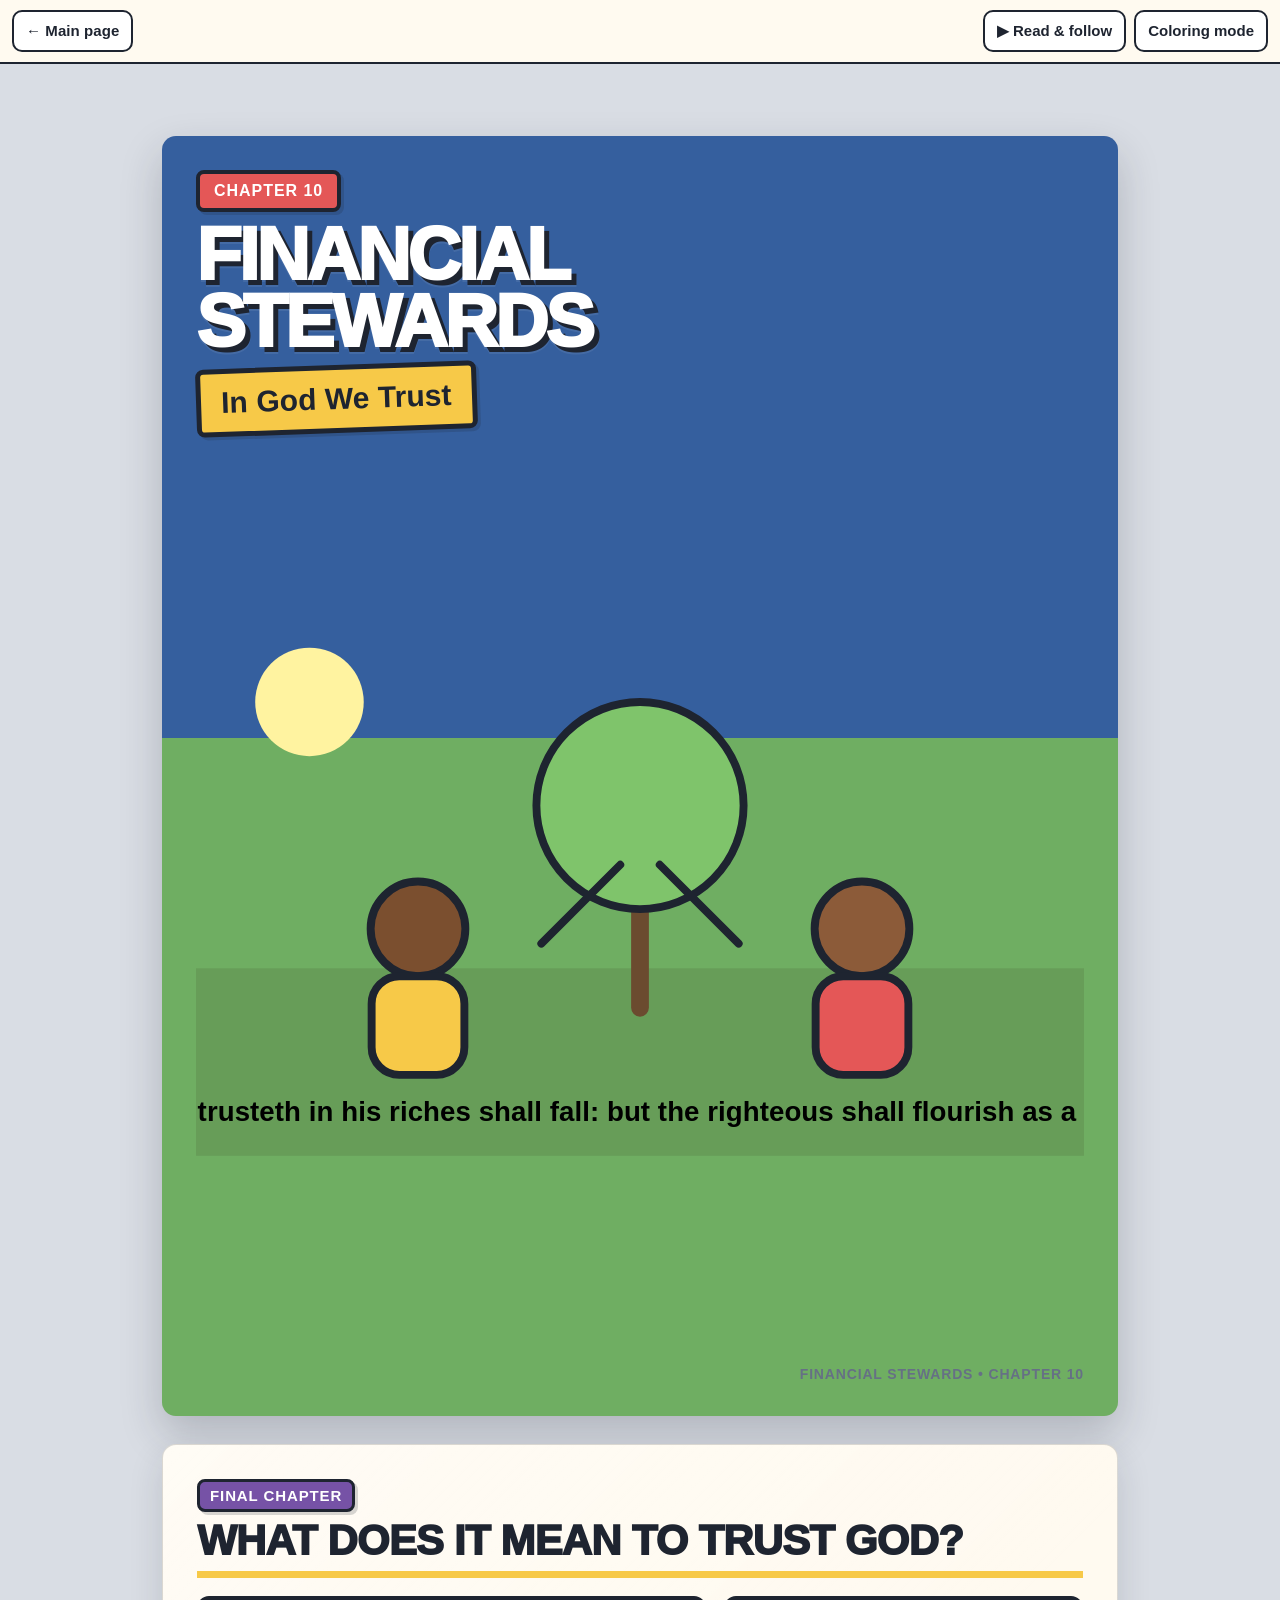
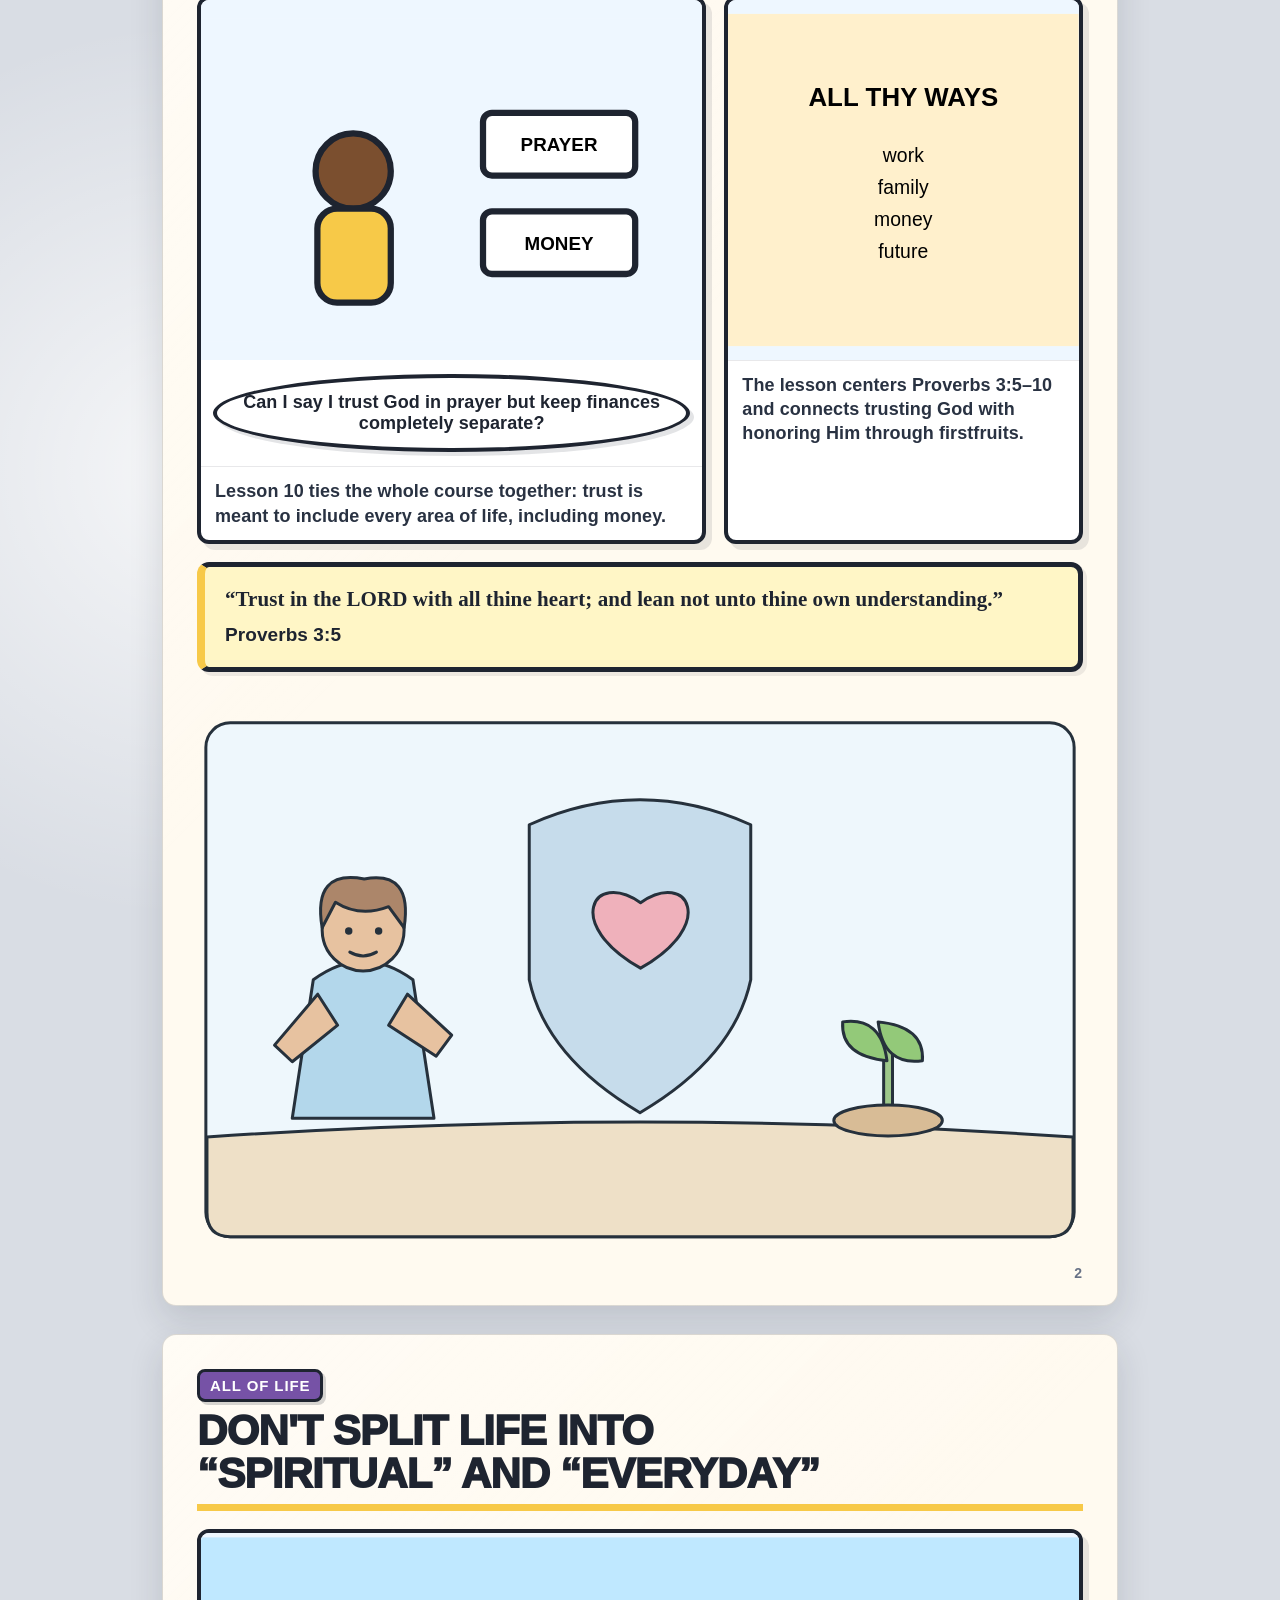
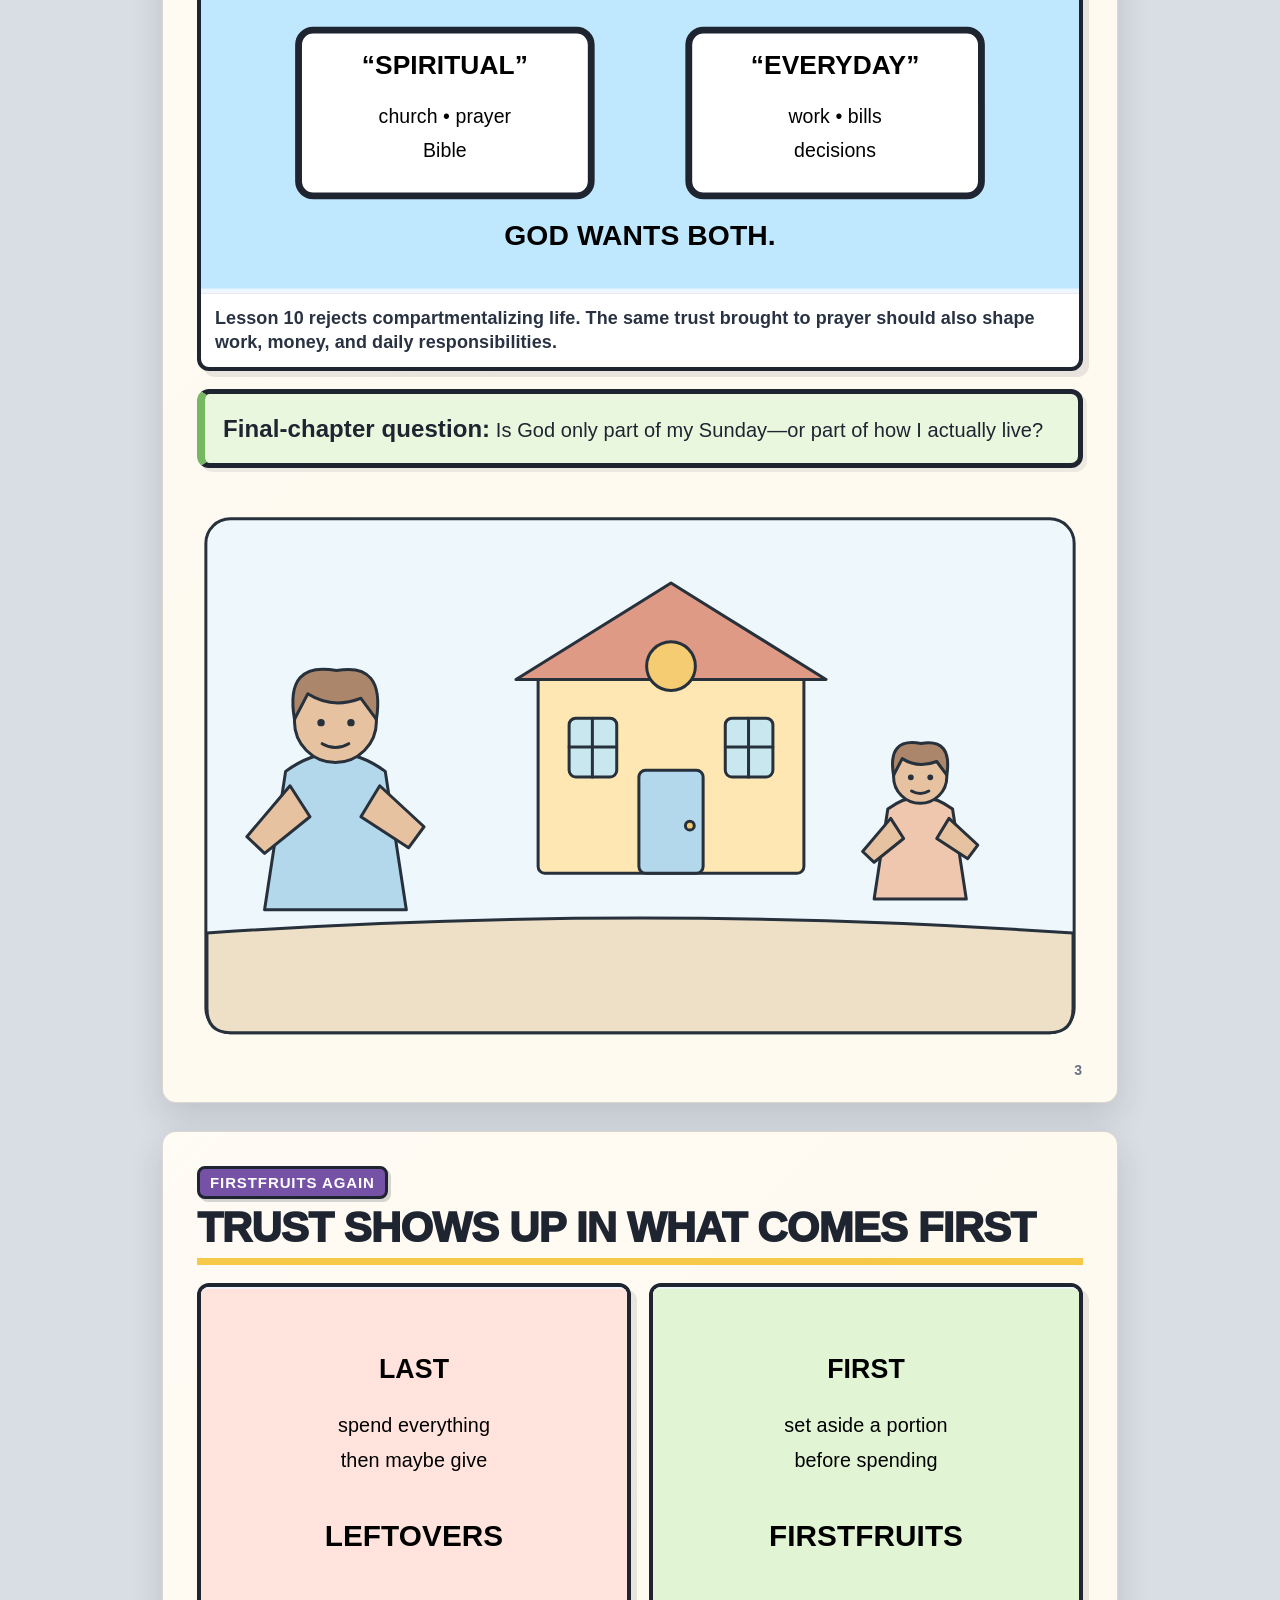
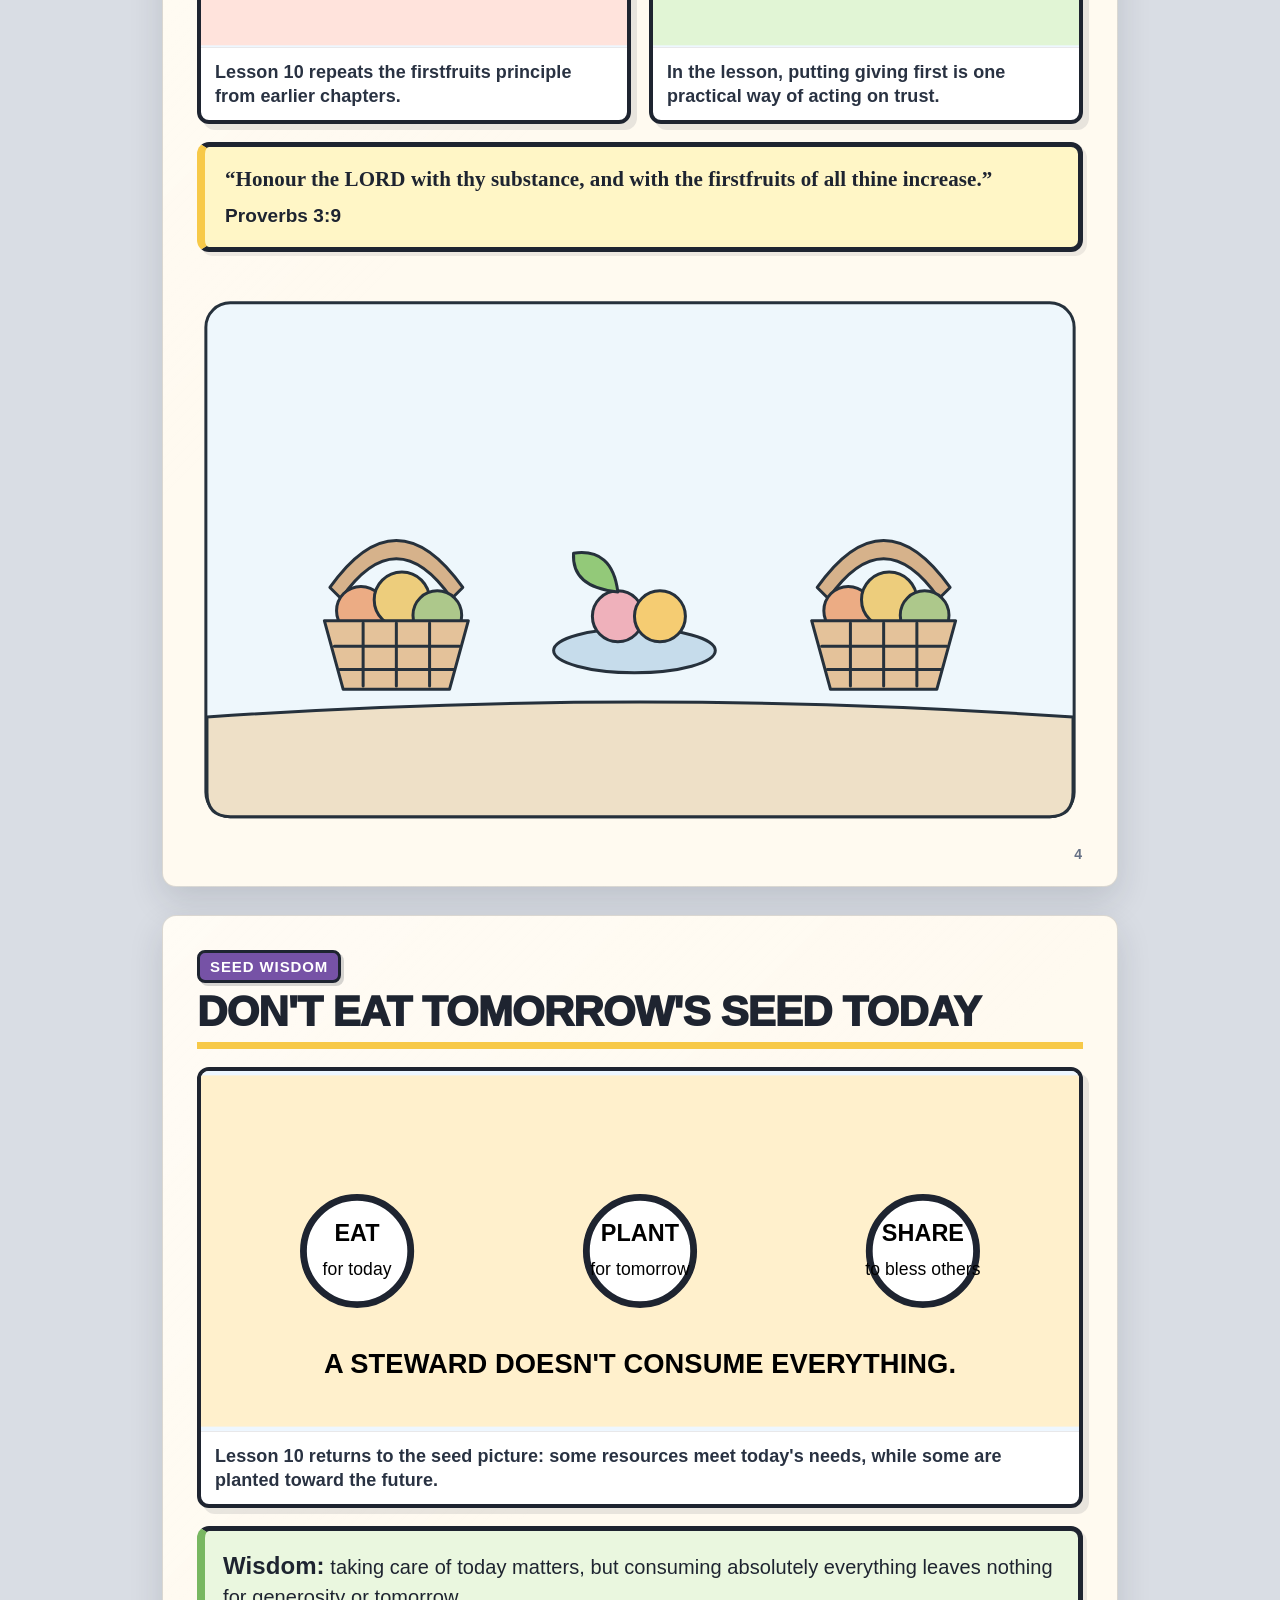
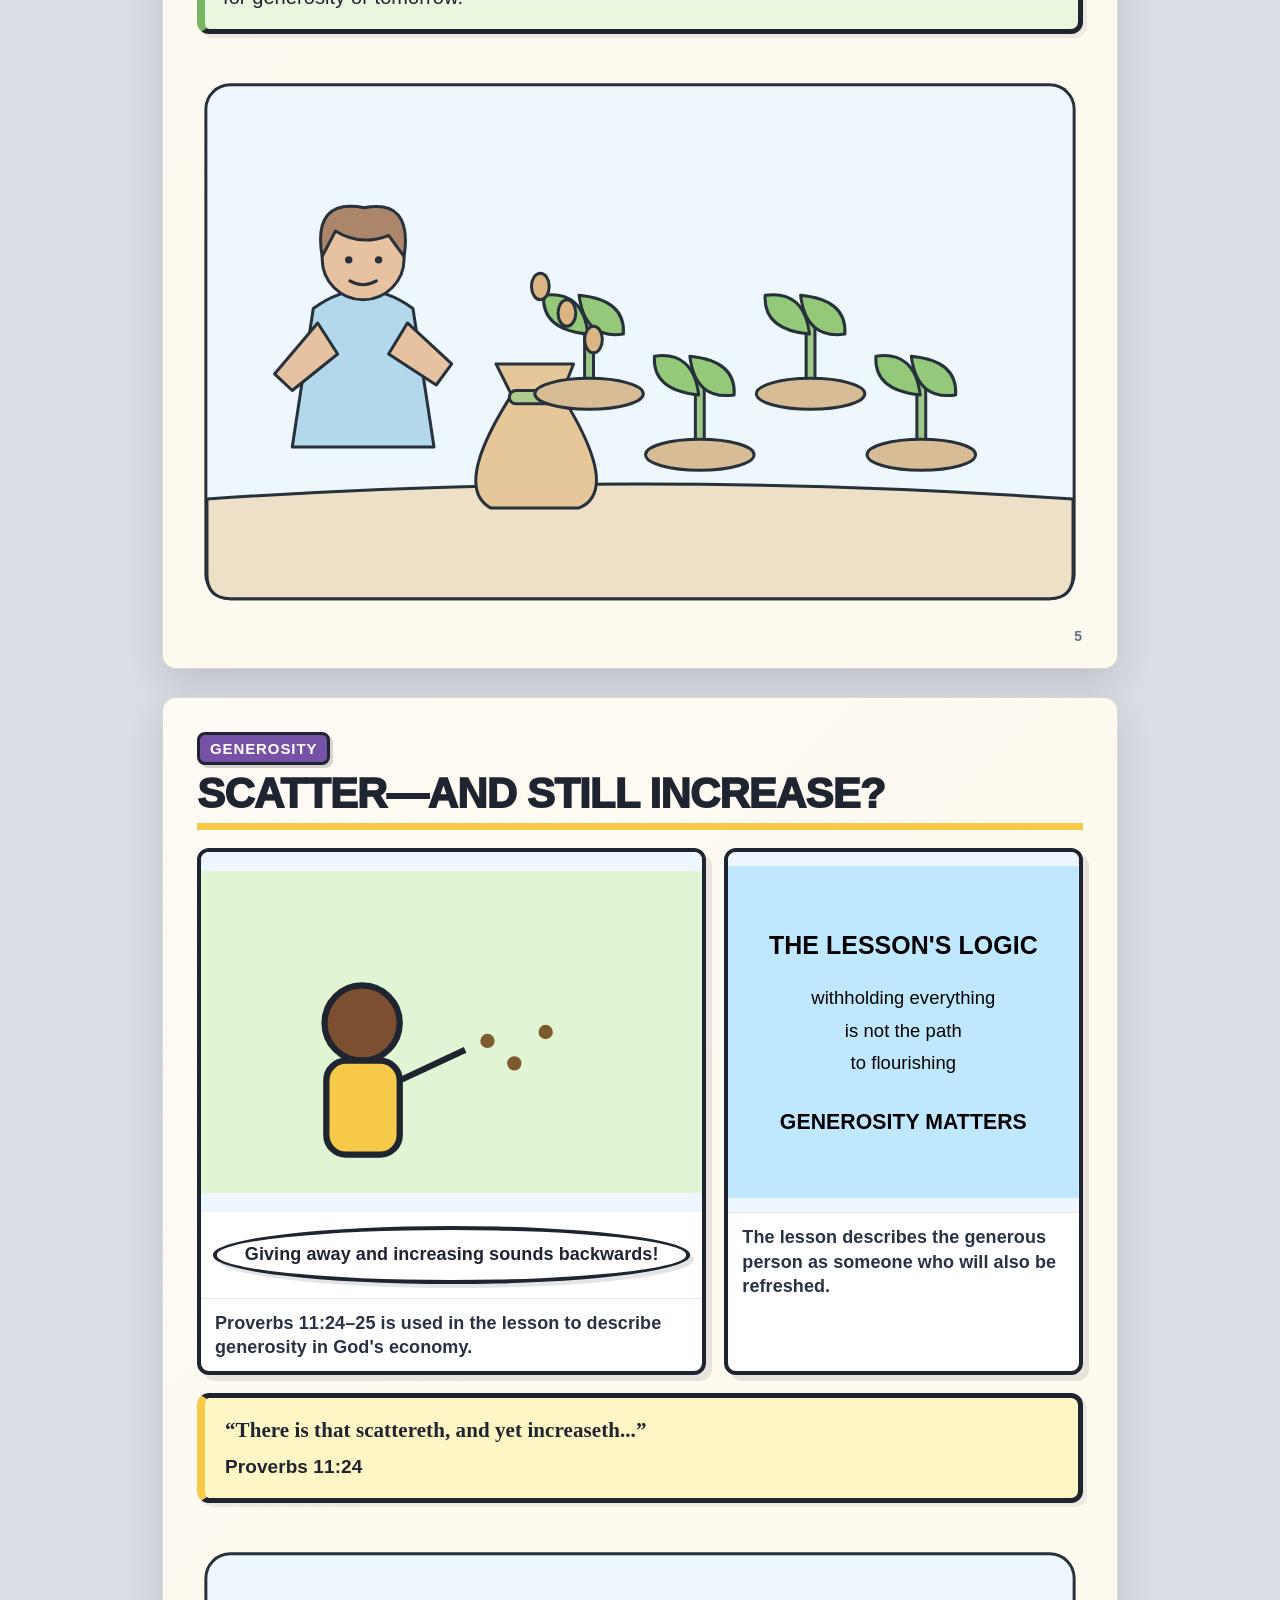
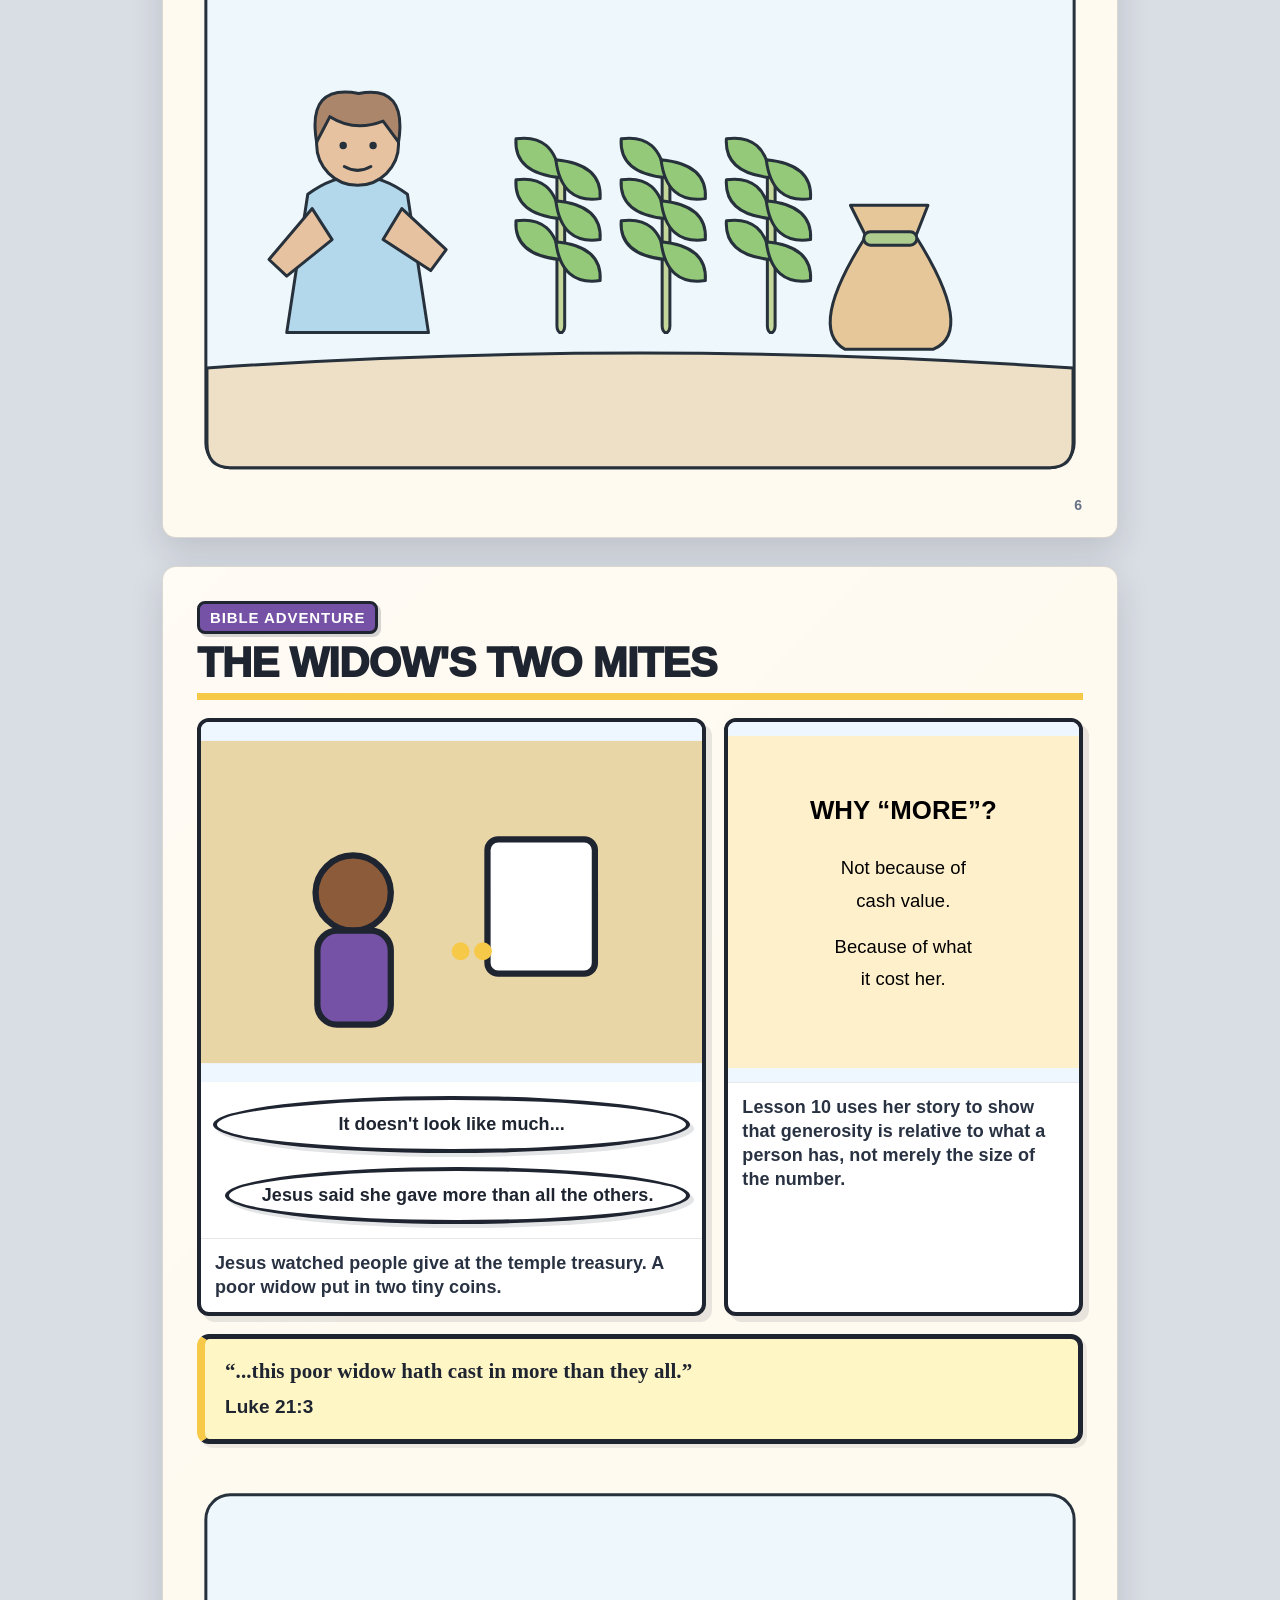
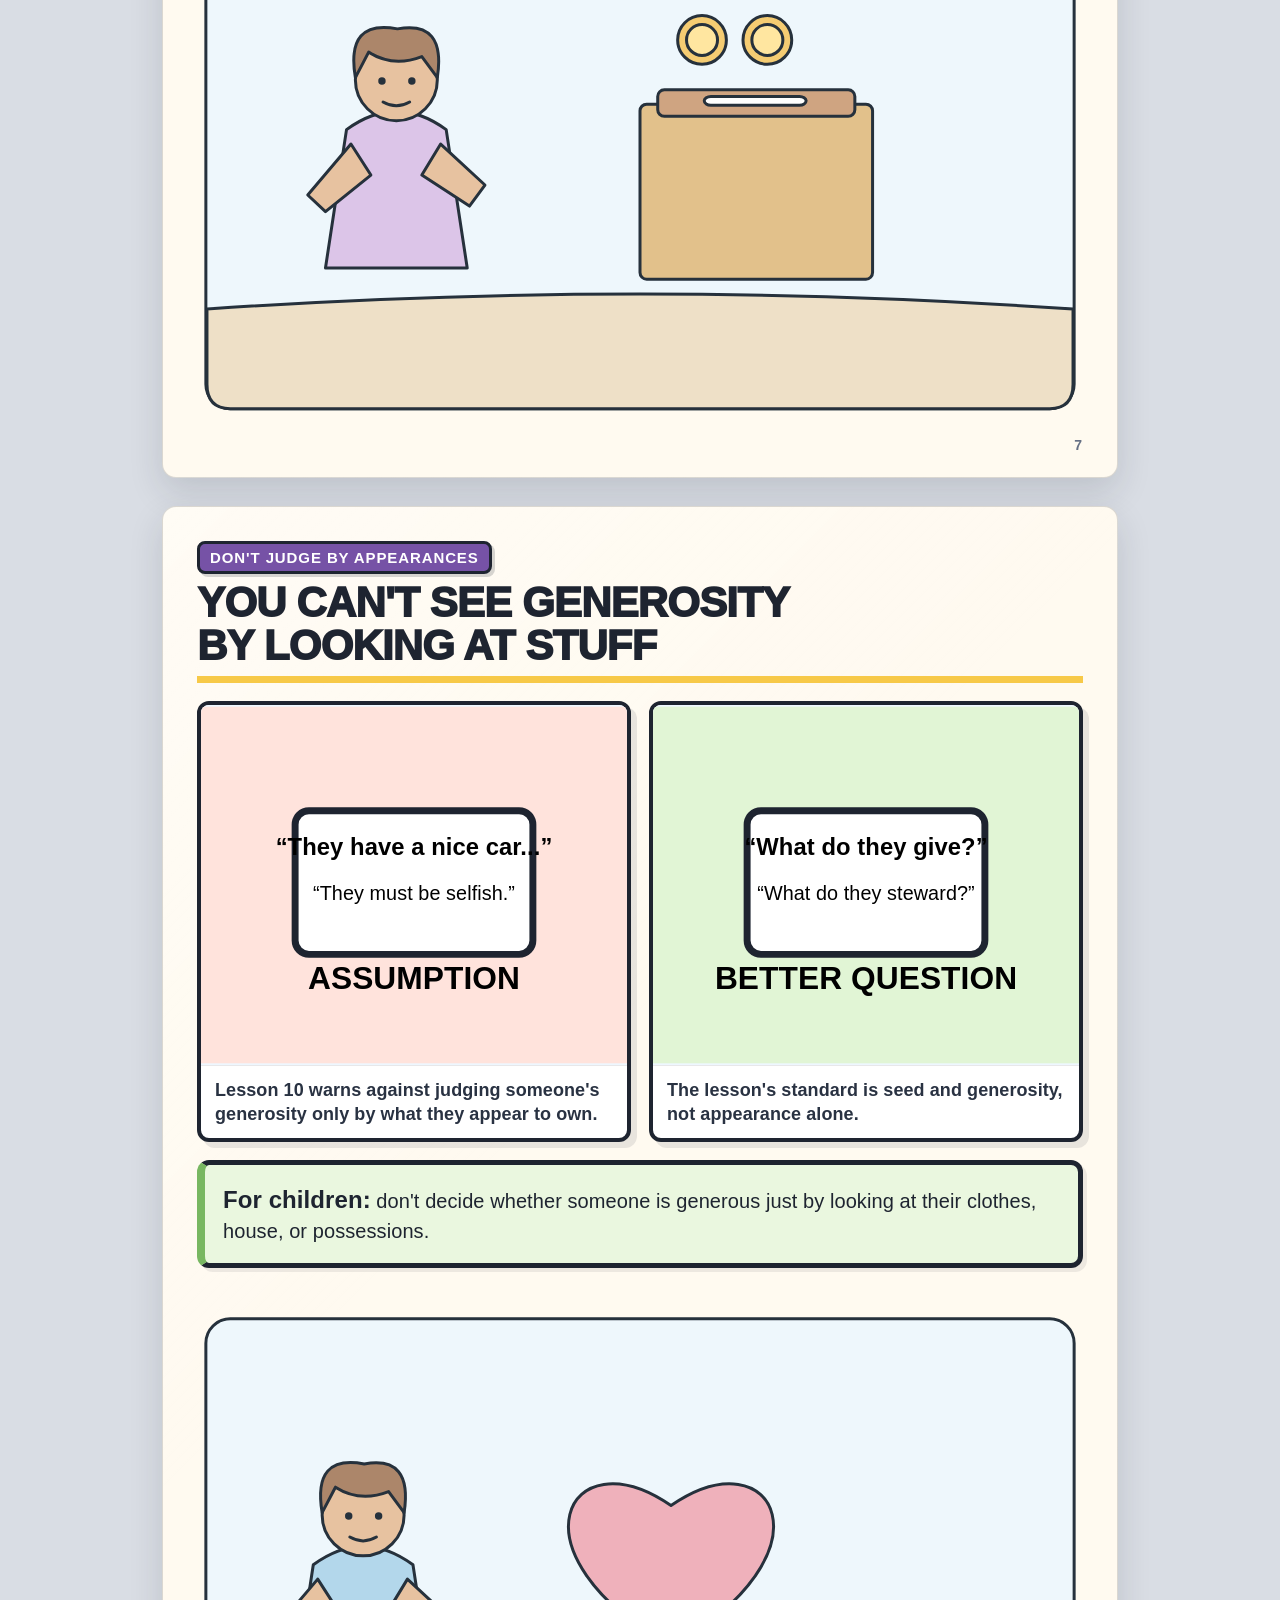
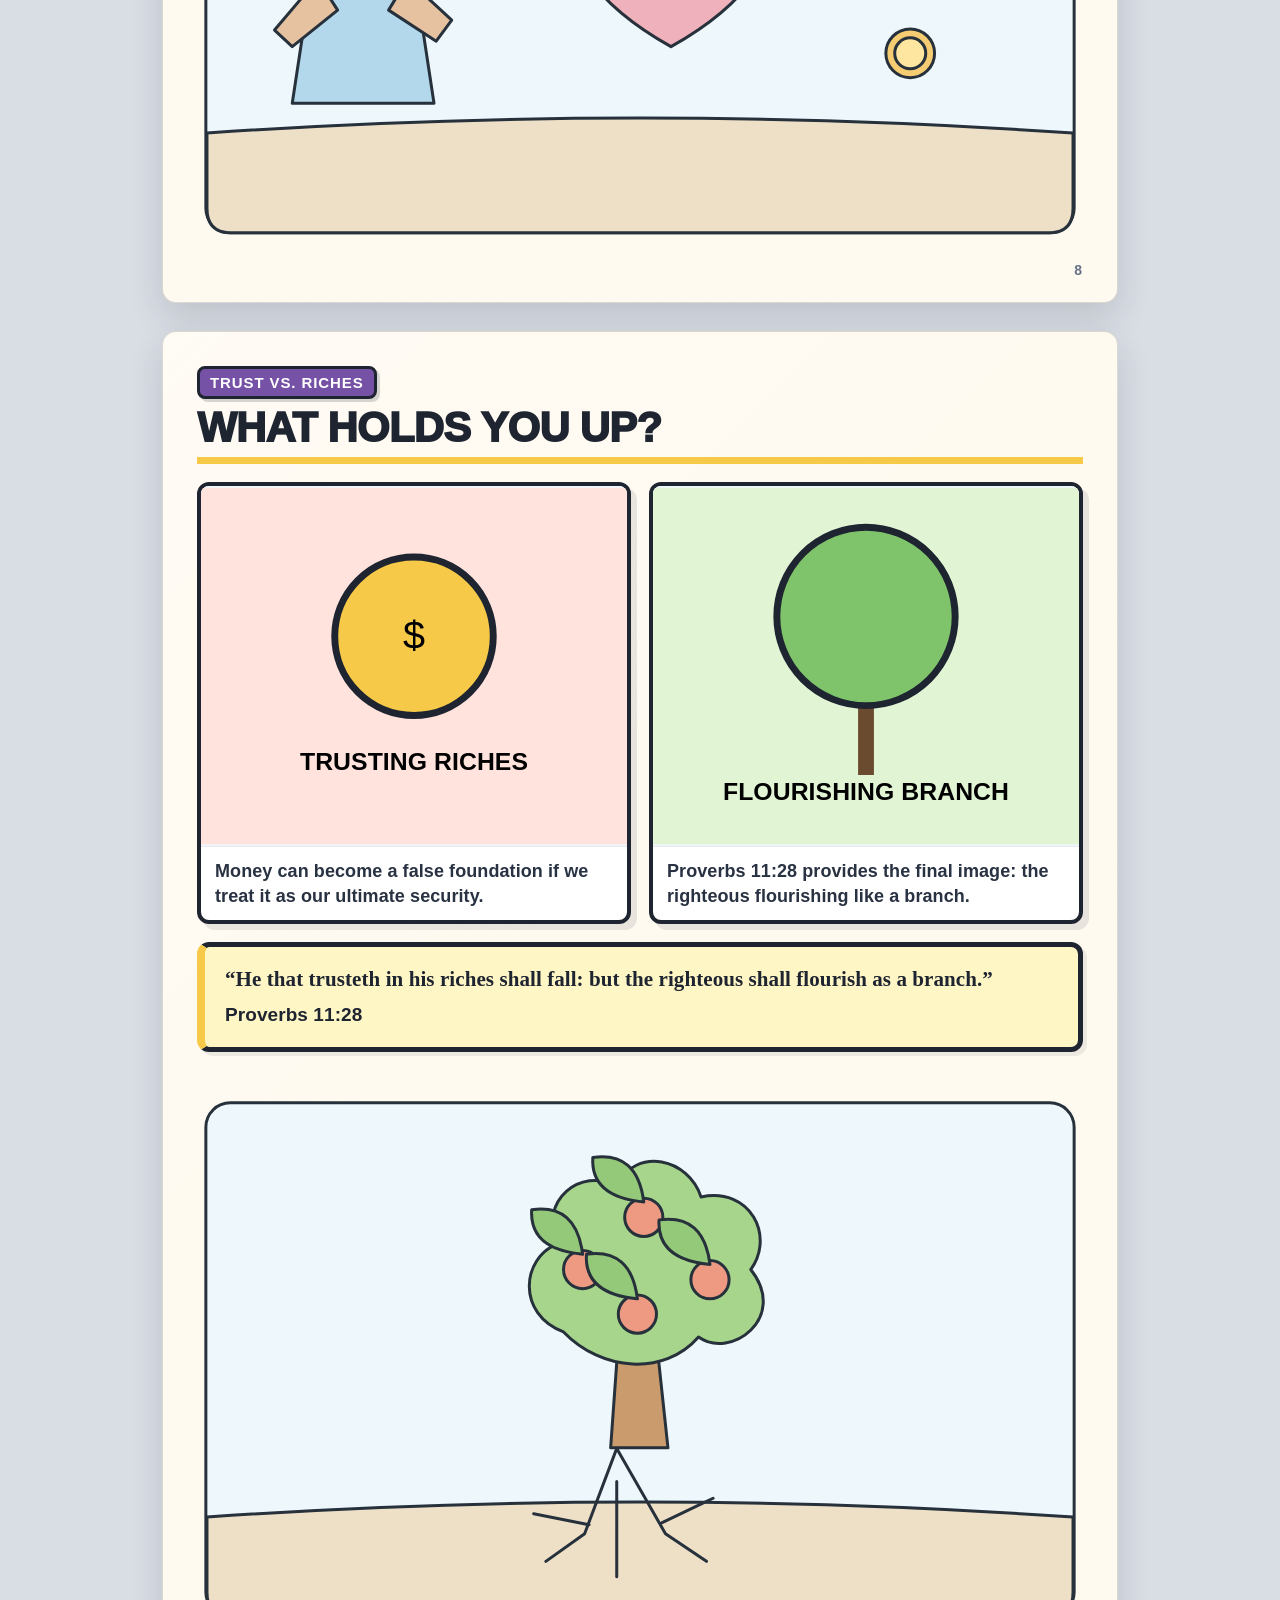
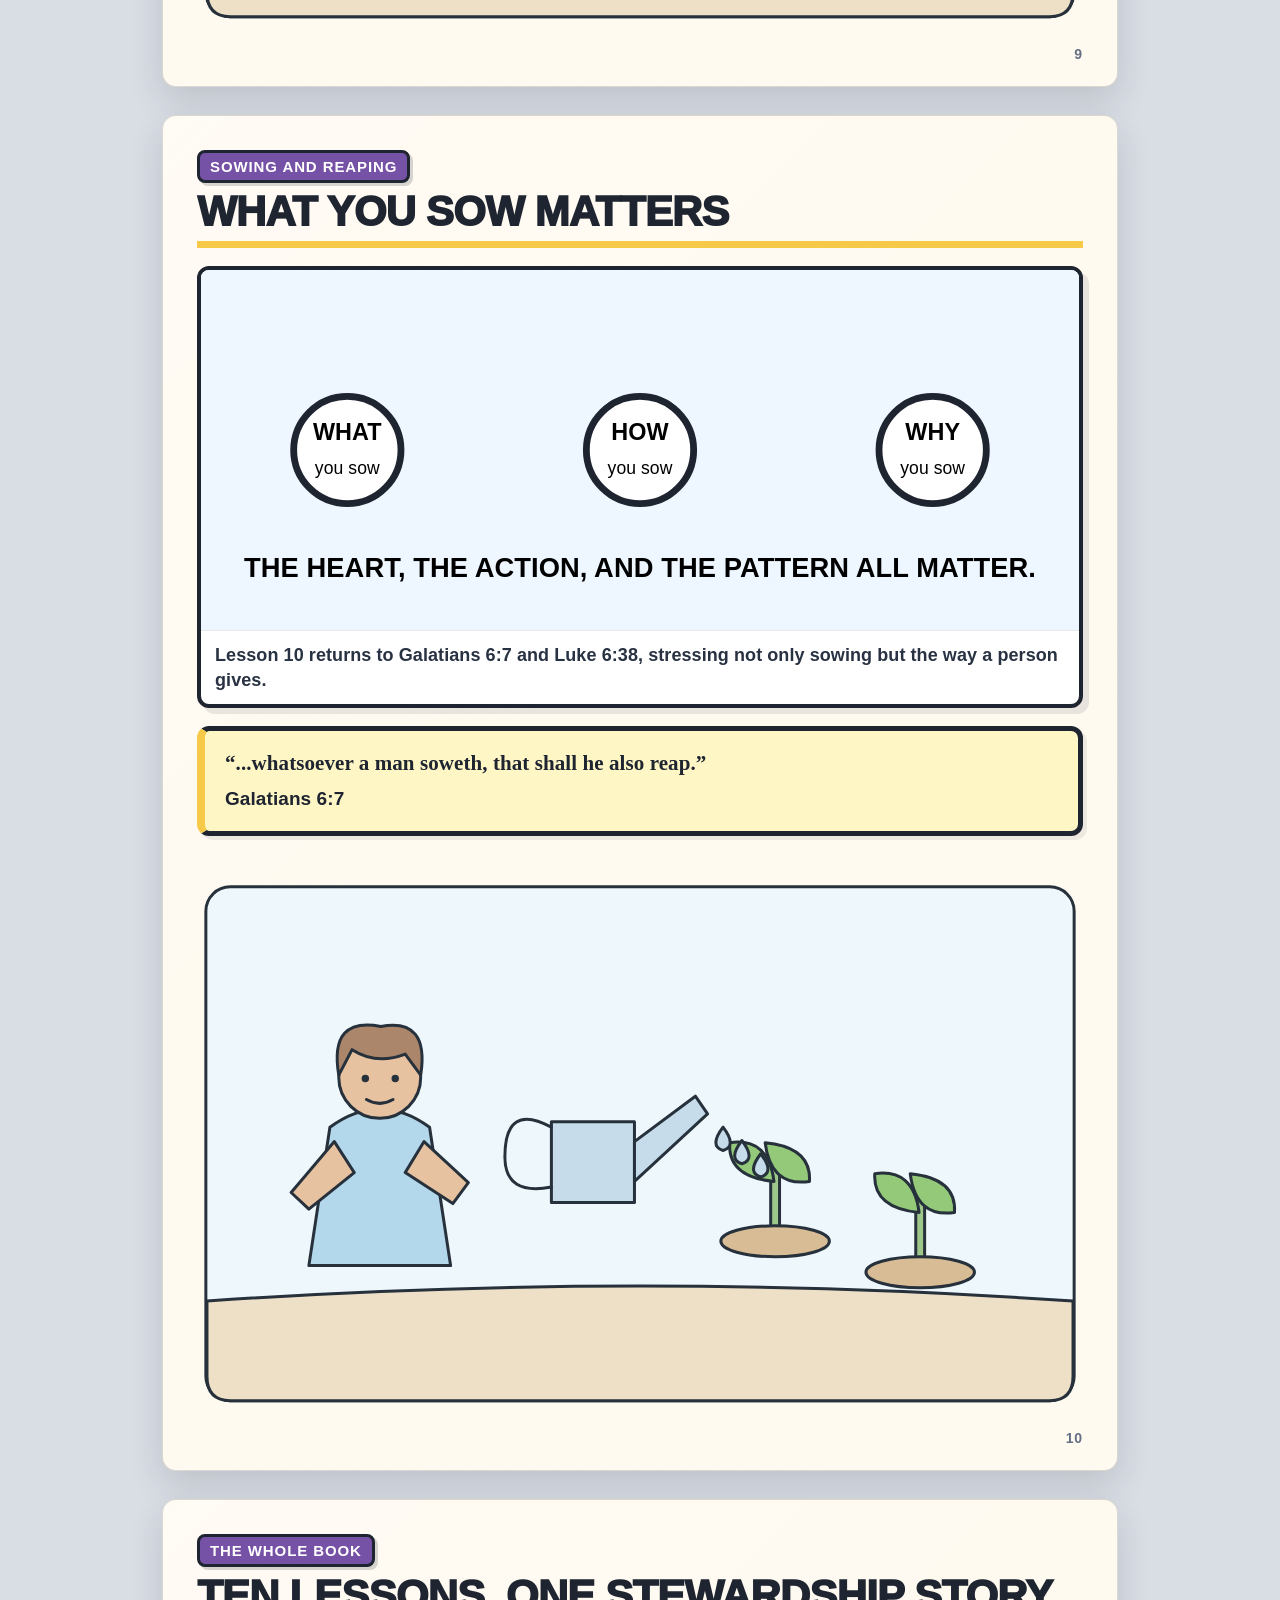
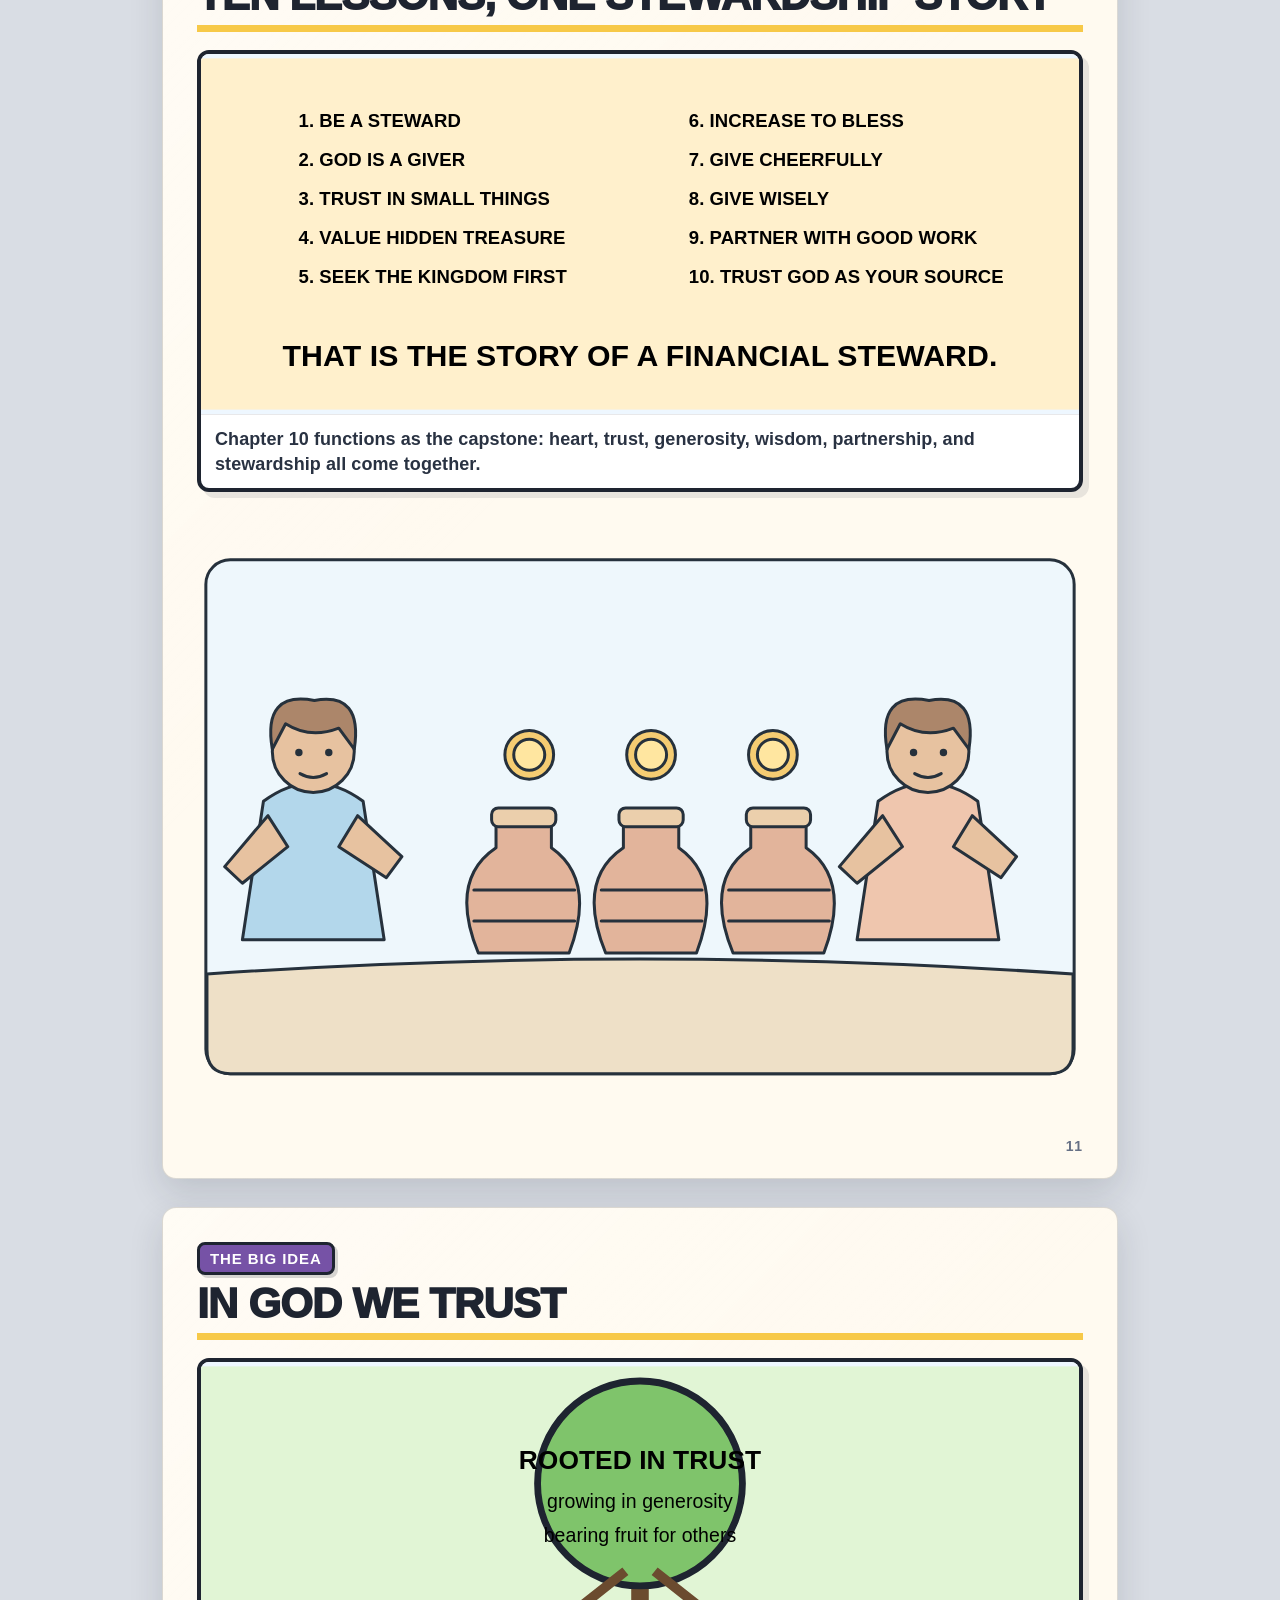
<file: financial_stewards_chapter_10.html>
<!DOCTYPE html>
<html lang="en">
<head>
<meta charset="UTF-8"><meta name="viewport" content="width=device-width,initial-scale=1.0">
<title>Financial Stewards — Chapter 10: In God We Trust</title>
<script src="financial-stewards-mode.js" defer></script>
<script src="financial-stewards-interactive.js" defer></script>
<style>
@import url("financial-stewards-refinement.css");
:root{--ink:#1e2430;--cream:#fffaf0;--gold:#f7c948;--sky:#bfe8ff;--green:#bfe3a5;--blue:#3066be;--red:#e45757;--purple:#7652a6}
*{box-sizing:border-box}body{margin:0;background:#d9dde4;color:var(--ink);font-family:"Trebuchet MS",Arial,sans-serif}
.book{max-width:980px;margin:auto;padding:24px}.page{min-height:1280px;background:var(--cream);margin:0 auto 28px;padding:34px;position:relative;box-shadow:0 8px 30px #0003;overflow:hidden;page-break-after:always}
.cover{background:linear-gradient(#355f9e 0 47%,#6fae62 47% 100%);display:flex;flex-direction:column;justify-content:space-between}
.title{font-size:74px;line-height:.9;font-weight:1000;letter-spacing:-3px;text-transform:uppercase;color:#fff;text-shadow:5px 5px 0 var(--ink);margin:10px 0}.subtitle{display:inline-block;background:var(--gold);border:5px solid var(--ink);padding:12px 20px;font-size:30px;font-weight:900;transform:rotate(-2deg)}.chapter-label{display:inline-block;background:var(--red);color:#fff;border:4px solid var(--ink);padding:8px 14px;font-weight:900}
.panel-grid{display:grid;grid-template-columns:repeat(12,1fr);gap:14px}.panel{background:#fff;border:5px solid var(--ink);position:relative;overflow:hidden;min-height:260px;box-shadow:5px 5px 0 #1e24301f}.p12{grid-column:span 12}.p7{grid-column:span 7}.p6{grid-column:span 6}.p5{grid-column:span 5}.p4{grid-column:span 4}.art{height:230px;width:100%;display:block}.tall .art{height:360px}.narration{padding:12px 14px;font-size:18px;line-height:1.35;font-weight:700}.bubble{position:absolute;background:#fff;border:4px solid var(--ink);border-radius:50%;padding:14px 18px;font-weight:900;font-size:18px;line-height:1.18;z-index:5;text-align:center}.bubble:after{content:"";position:absolute;width:22px;height:22px;background:#fff;border-right:4px solid var(--ink);border-bottom:4px solid var(--ink);transform:rotate(45deg);bottom:-12px;left:36%}.bubble.right:after{left:auto;right:28%}.verse{background:#fff6c6;border:5px solid var(--ink);padding:18px 20px;font-family:Georgia,serif;font-size:21px;line-height:1.4;font-weight:700;margin:18px 0}.verse strong{display:block;font-family:"Trebuchet MS",Arial,sans-serif;font-size:19px;margin-top:8px}.lesson{background:#eaf7df;border:5px solid var(--ink);padding:18px;margin:18px 0;font-size:20px;line-height:1.4}.lesson b{font-size:24px}.page-title{font-size:42px;font-weight:1000;text-transform:uppercase;margin:0 0 18px;border-bottom:7px solid var(--gold);padding-bottom:8px}.badge{display:inline-block;background:var(--purple);color:#fff;border:3px solid var(--ink);padding:5px 10px;font-size:15px;font-weight:900;text-transform:uppercase;margin-bottom:8px}.challenge{background:#efe6ff;border:5px solid var(--ink);padding:22px;margin-top:18px}.challenge h2{margin:0 0 10px;font-size:30px}.q{background:#fff;border:3px dashed var(--ink);padding:12px;margin:10px 0;font-size:18px;font-weight:700}.footer{position:absolute;bottom:12px;right:24px;font-weight:900;font-size:14px}.center{text-align:center}.keyline{font-size:30px;font-weight:1000;text-align:center}.sticker{background:var(--red);color:#fff;border:5px solid var(--ink);border-radius:50%;width:180px;height:180px;display:flex;align-items:center;justify-content:center;text-align:center;font-weight:1000;font-size:22px;transform:rotate(7deg);margin:auto}.compare{display:flex;gap:18px;margin:18px 0}.compare>div{flex:1;border:5px solid var(--ink);padding:18px;font-size:19px;font-weight:800;line-height:1.4}.warn{background:#ffe3dc}.good{background:#e1f5d5}
@media print{body{background:#fff}.book{padding:0}.page{box-shadow:none;margin:0;min-height:100vh}}
</style></head>
<body><div class="book">

<section class="page cover">
<div><div class="chapter-label">CHAPTER 10</div><div class="title">Financial<br>Stewards</div><div class="subtitle">In God We Trust</div></div>
<svg viewBox="0 0 900 540" width="100%">
<rect y="350" width="900" height="190" fill="#679d58"/><circle cx="115" cy="80" r="55" fill="#fff3a0"/>
<g stroke="#1e2430" stroke-width="8" stroke-linecap="round">
<path d="M450 390v-170" stroke="#6b4b2f" stroke-width="18"/><circle cx="450" cy="185" r="105" fill="#7fc46b"/><path d="M430 245l-80 80M470 245l80 80"/>
<circle cx="225" cy="310" r="48" fill="#7b4f2f"/><rect x="178" y="358" width="94" height="100" rx="28" fill="#f7c948"/>
<circle cx="675" cy="310" r="48" fill="#8c5b39"/><rect x="628" y="358" width="94" height="100" rx="28" fill="#e45757"/>
</g>
<text x="450" y="505" text-anchor="middle" font-size="28" font-weight="900">“He that trusteth in his riches shall fall: but the righteous shall flourish as a branch.”</text>
</svg><div class="footer">FINANCIAL STEWARDS • CHAPTER 10</div>
</section>

<section class="page"><div class="badge">Final Chapter</div><h1 class="page-title">What Does It Mean to Trust God?</h1>
<div class="panel-grid">
<div class="panel p7 tall"><svg class="art" viewBox="0 0 560 360"><rect width="560" height="360" fill="#eef7ff"/><circle cx="170" cy="170" r="42" fill="#7b4f2f" stroke="#1e2430" stroke-width="7"/><rect x="130" y="212" width="82" height="105" rx="22" fill="#f7c948" stroke="#1e2430" stroke-width="7"/><rect x="315" y="105" width="170" height="70" rx="10" fill="#fff" stroke="#1e2430" stroke-width="7"/><rect x="315" y="215" width="170" height="70" rx="10" fill="#fff" stroke="#1e2430" stroke-width="7"/><text x="400" y="148" text-anchor="middle" font-size="21" font-weight="900">PRAYER</text><text x="400" y="258" text-anchor="middle" font-size="21" font-weight="900">MONEY</text></svg><div class="bubble" style="top:50px;left:18px;width:235px;">Can I say I trust God in prayer but keep finances completely separate?</div><div class="narration">Lesson 10 ties the whole course together: trust is meant to include every area of life, including money.</div></div>
<div class="panel p5 tall"><svg class="art" viewBox="0 0 380 360"><rect width="380" height="360" fill="#fff0cc"/><text x="190" y="100" text-anchor="middle" font-size="28" font-weight="900">ALL THY WAYS</text><text x="190" y="160" text-anchor="middle" font-size="21">work</text><text x="190" y="195" text-anchor="middle" font-size="21">family</text><text x="190" y="230" text-anchor="middle" font-size="21">money</text><text x="190" y="265" text-anchor="middle" font-size="21">future</text></svg><div class="narration">The lesson centers Proverbs 3:5–10 and connects trusting God with honoring Him through firstfruits.</div></div></div>
<div class="verse">“Trust in the LORD with all thine heart; and lean not unto thine own understanding.” <strong>Proverbs 3:5</strong></div><div class="footer">2</div></section>

<section class="page"><div class="badge">All of Life</div><h1 class="page-title">Don't Split Life Into “Spiritual” and “Everyday”</h1>
<div class="panel-grid"><div class="panel p12 tall"><svg class="art" viewBox="0 0 900 360"><rect width="900" height="360" fill="#bfe8ff"/><rect x="100" y="95" width="300" height="170" rx="15" fill="#fff" stroke="#1e2430" stroke-width="7"/><rect x="500" y="95" width="300" height="170" rx="15" fill="#fff" stroke="#1e2430" stroke-width="7"/><text x="250" y="140" text-anchor="middle" font-size="27" font-weight="900">“SPIRITUAL”</text><text x="250" y="190" text-anchor="middle" font-size="20">church • prayer</text><text x="250" y="225" text-anchor="middle" font-size="20">Bible</text><text x="650" y="140" text-anchor="middle" font-size="27" font-weight="900">“EVERYDAY”</text><text x="650" y="190" text-anchor="middle" font-size="20">work • bills</text><text x="650" y="225" text-anchor="middle" font-size="20">decisions</text><text x="450" y="315" text-anchor="middle" font-size="29" font-weight="900">GOD WANTS BOTH.</text></svg><div class="narration">Lesson 10 rejects compartmentalizing life. The same trust brought to prayer should also shape work, money, and daily responsibilities.</div></div></div>
<div class="lesson"><b>Final-chapter question:</b> Is God only part of my Sunday—or part of how I actually live?</div><div class="footer">3</div></section>

<section class="page"><div class="badge">Firstfruits Again</div><h1 class="page-title">Trust Shows Up in What Comes First</h1>
<div class="panel-grid"><div class="panel p6 tall"><svg class="art" viewBox="0 0 430 360"><rect width="430" height="360" fill="#ffe3dc"/><text x="215" y="90" text-anchor="middle" font-size="27" font-weight="900">LAST</text><text x="215" y="145" text-anchor="middle" font-size="20">spend everything</text><text x="215" y="180" text-anchor="middle" font-size="20">then maybe give</text><text x="215" y="260" text-anchor="middle" font-size="30" font-weight="900">LEFTOVERS</text></svg><div class="narration">Lesson 10 repeats the firstfruits principle from earlier chapters.</div></div>
<div class="panel p6 tall"><svg class="art" viewBox="0 0 430 360"><rect width="430" height="360" fill="#e1f5d5"/><text x="215" y="90" text-anchor="middle" font-size="27" font-weight="900">FIRST</text><text x="215" y="145" text-anchor="middle" font-size="20">set aside a portion</text><text x="215" y="180" text-anchor="middle" font-size="20">before spending</text><text x="215" y="260" text-anchor="middle" font-size="30" font-weight="900">FIRSTFRUITS</text></svg><div class="narration">In the lesson, putting giving first is one practical way of acting on trust.</div></div></div>
<div class="verse">“Honour the LORD with thy substance, and with the firstfruits of all thine increase.” <strong>Proverbs 3:9</strong></div><div class="footer">4</div></section>

<section class="page"><div class="badge">Seed Wisdom</div><h1 class="page-title">Don't Eat Tomorrow's Seed Today</h1>
<div class="panel-grid"><div class="panel p12 tall"><svg class="art" viewBox="0 0 900 360"><rect width="900" height="360" fill="#fff0cc"/><circle cx="160" cy="180" r="55" fill="#fff" stroke="#1e2430" stroke-width="7"/><circle cx="450" cy="180" r="55" fill="#fff" stroke="#1e2430" stroke-width="7"/><circle cx="740" cy="180" r="55" fill="#fff" stroke="#1e2430" stroke-width="7"/><text x="160" y="170" text-anchor="middle" font-size="24" font-weight="900">EAT</text><text x="160" y="205" text-anchor="middle" font-size="18">for today</text><text x="450" y="170" text-anchor="middle" font-size="24" font-weight="900">PLANT</text><text x="450" y="205" text-anchor="middle" font-size="18">for tomorrow</text><text x="740" y="170" text-anchor="middle" font-size="24" font-weight="900">SHARE</text><text x="740" y="205" text-anchor="middle" font-size="18">to bless others</text><text x="450" y="305" text-anchor="middle" font-size="28" font-weight="900">A STEWARD DOESN'T CONSUME EVERYTHING.</text></svg><div class="narration">Lesson 10 returns to the seed picture: some resources meet today's needs, while some are planted toward the future.</div></div></div>
<div class="lesson"><b>Wisdom:</b> taking care of today matters, but consuming absolutely everything leaves nothing for generosity or tomorrow.</div><div class="footer">5</div></section>

<section class="page"><div class="badge">Generosity</div><h1 class="page-title">Scatter—and Still Increase?</h1>
<div class="panel-grid"><div class="panel p7 tall"><svg class="art" viewBox="0 0 560 360"><rect width="560" height="360" fill="#e1f5d5"/><circle cx="180" cy="170" r="42" fill="#7b4f2f" stroke="#1e2430" stroke-width="7"/><rect x="140" y="212" width="82" height="105" rx="22" fill="#f7c948" stroke="#1e2430" stroke-width="7"/><path d="M220 235l75-35" stroke="#1e2430" stroke-width="7"/><circle cx="320" cy="190" r="8" fill="#7d5a2e"/><circle cx="350" cy="215" r="8" fill="#7d5a2e"/><circle cx="385" cy="180" r="8" fill="#7d5a2e"/></svg><div class="bubble" style="top:55px;left:20px;width:220px;">Giving away and increasing sounds backwards!</div><div class="narration">Proverbs 11:24–25 is used in the lesson to describe generosity in God's economy.</div></div>
<div class="panel p5 tall"><svg class="art" viewBox="0 0 380 360"><rect width="380" height="360" fill="#bfe8ff"/><text x="190" y="95" text-anchor="middle" font-size="27" font-weight="900">THE LESSON'S LOGIC</text><text x="190" y="150" text-anchor="middle" font-size="20">withholding everything</text><text x="190" y="185" text-anchor="middle" font-size="20">is not the path</text><text x="190" y="220" text-anchor="middle" font-size="20">to flourishing</text><text x="190" y="285" text-anchor="middle" font-size="23" font-weight="900">GENEROSITY MATTERS</text></svg><div class="narration">The lesson describes the generous person as someone who will also be refreshed.</div></div></div>
<div class="verse">“There is that scattereth, and yet increaseth...” <strong>Proverbs 11:24</strong></div><div class="footer">6</div></section>

<section class="page"><div class="badge">Bible Adventure</div><h1 class="page-title">The Widow's Two Mites</h1>
<div class="panel-grid"><div class="panel p7 tall"><svg class="art" viewBox="0 0 560 360"><rect width="560" height="360" fill="#e9d6a7"/><rect x="320" y="110" width="120" height="150" rx="12" fill="#fff" stroke="#1e2430" stroke-width="7"/><circle cx="170" cy="170" r="42" fill="#8c5b39" stroke="#1e2430" stroke-width="7"/><rect x="130" y="212" width="82" height="105" rx="22" fill="#7652a6" stroke="#1e2430" stroke-width="7"/><circle cx="290" cy="235" r="10" fill="#f7c948"/><circle cx="315" cy="235" r="10" fill="#f7c948"/></svg><div class="bubble" style="top:55px;left:20px;width:220px;">It doesn't look like much...</div><div class="bubble right" style="top:55px;right:18px;width:230px;">Jesus said she gave more than all the others.</div><div class="narration">Jesus watched people give at the temple treasury. A poor widow put in two tiny coins.</div></div>
<div class="panel p5 tall"><svg class="art" viewBox="0 0 380 360"><rect width="380" height="360" fill="#fff0cc"/><text x="190" y="90" text-anchor="middle" font-size="28" font-weight="900">WHY “MORE”?</text><text x="190" y="150" text-anchor="middle" font-size="20">Not because of</text><text x="190" y="185" text-anchor="middle" font-size="20">cash value.</text><text x="190" y="235" text-anchor="middle" font-size="20">Because of what</text><text x="190" y="270" text-anchor="middle" font-size="20">it cost her.</text></svg><div class="narration">Lesson 10 uses her story to show that generosity is relative to what a person has, not merely the size of the number.</div></div></div>
<div class="verse">“...this poor widow hath cast in more than they all.” <strong>Luke 21:3</strong></div><div class="footer">7</div></section>

<section class="page"><div class="badge">Don't Judge by Appearances</div><h1 class="page-title">You Can't See Generosity by Looking at Stuff</h1>
<div class="panel-grid"><div class="panel p6 tall"><svg class="art" viewBox="0 0 430 360"><rect width="430" height="360" fill="#ffe3dc"/><rect x="95" y="105" width="240" height="145" rx="14" fill="#fff" stroke="#1e2430" stroke-width="7"/><text x="215" y="150" text-anchor="middle" font-size="24" font-weight="900">“They have a nice car...”</text><text x="215" y="195" text-anchor="middle" font-size="20">“They must be selfish.”</text><text x="215" y="285" text-anchor="middle" font-size="32" font-weight="900">ASSUMPTION</text></svg><div class="narration">Lesson 10 warns against judging someone's generosity only by what they appear to own.</div></div>
<div class="panel p6 tall"><svg class="art" viewBox="0 0 430 360"><rect width="430" height="360" fill="#e1f5d5"/><rect x="95" y="105" width="240" height="145" rx="14" fill="#fff" stroke="#1e2430" stroke-width="7"/><text x="215" y="150" text-anchor="middle" font-size="24" font-weight="900">“What do they give?”</text><text x="215" y="195" text-anchor="middle" font-size="20">“What do they steward?”</text><text x="215" y="285" text-anchor="middle" font-size="32" font-weight="900">BETTER QUESTION</text></svg><div class="narration">The lesson's standard is seed and generosity, not appearance alone.</div></div></div>
<div class="lesson"><b>For children:</b> don't decide whether someone is generous just by looking at their clothes, house, or possessions.</div><div class="footer">8</div></section>

<section class="page"><div class="badge">Trust vs. Riches</div><h1 class="page-title">What Holds You Up?</h1>
<div class="panel-grid"><div class="panel p6 tall"><svg class="art" viewBox="0 0 430 360"><rect width="430" height="360" fill="#ffe3dc"/><circle cx="215" cy="150" r="80" fill="#f7c948" stroke="#1e2430" stroke-width="7"/><text x="215" y="162" text-anchor="middle" font-size="40">$</text><text x="215" y="285" text-anchor="middle" font-size="25" font-weight="900">TRUSTING RICHES</text></svg><div class="narration">Money can become a false foundation if we treat it as our ultimate security.</div></div>
<div class="panel p6 tall"><svg class="art" viewBox="0 0 430 360"><rect width="430" height="360" fill="#e1f5d5"/><path d="M215 290v-120" stroke="#6b4b2f" stroke-width="16"/><circle cx="215" cy="130" r="90" fill="#7fc46b" stroke="#1e2430" stroke-width="7"/><text x="215" y="315" text-anchor="middle" font-size="25" font-weight="900">FLOURISHING BRANCH</text></svg><div class="narration">Proverbs 11:28 provides the final image: the righteous flourishing like a branch.</div></div></div>
<div class="verse">“He that trusteth in his riches shall fall: but the righteous shall flourish as a branch.” <strong>Proverbs 11:28</strong></div><div class="footer">9</div></section>

<section class="page"><div class="badge">Sowing and Reaping</div><h1 class="page-title">What You Sow Matters</h1>
<div class="panel-grid"><div class="panel p12 tall"><svg class="art" viewBox="0 0 900 360"><rect width="900" height="360" fill="#eef7ff"/><circle cx="150" cy="180" r="55" fill="#fff" stroke="#1e2430" stroke-width="7"/><circle cx="450" cy="180" r="55" fill="#fff" stroke="#1e2430" stroke-width="7"/><circle cx="750" cy="180" r="55" fill="#fff" stroke="#1e2430" stroke-width="7"/><text x="150" y="170" text-anchor="middle" font-size="24" font-weight="900">WHAT</text><text x="150" y="205" text-anchor="middle" font-size="18">you sow</text><text x="450" y="170" text-anchor="middle" font-size="24" font-weight="900">HOW</text><text x="450" y="205" text-anchor="middle" font-size="18">you sow</text><text x="750" y="170" text-anchor="middle" font-size="24" font-weight="900">WHY</text><text x="750" y="205" text-anchor="middle" font-size="18">you sow</text><text x="450" y="310" text-anchor="middle" font-size="28" font-weight="900">THE HEART, THE ACTION, AND THE PATTERN ALL MATTER.</text></svg><div class="narration">Lesson 10 returns to Galatians 6:7 and Luke 6:38, stressing not only sowing but the way a person gives.</div></div></div>
<div class="verse">“...whatsoever a man soweth, that shall he also reap.” <strong>Galatians 6:7</strong></div><div class="footer">10</div></section>

<section class="page"><div class="badge">The Whole Book</div><h1 class="page-title">Ten Lessons, One Stewardship Story</h1>
<div class="panel-grid">
<div class="panel p12 tall"><svg class="art" viewBox="0 0 900 360"><rect width="900" height="360" fill="#fff0cc"/>
<text x="100" y="70" font-size="19" font-weight="900">1. BE A STEWARD</text>
<text x="100" y="110" font-size="19" font-weight="900">2. GOD IS A GIVER</text>
<text x="100" y="150" font-size="19" font-weight="900">3. TRUST IN SMALL THINGS</text>
<text x="100" y="190" font-size="19" font-weight="900">4. VALUE HIDDEN TREASURE</text>
<text x="100" y="230" font-size="19" font-weight="900">5. SEEK THE KINGDOM FIRST</text>
<text x="500" y="70" font-size="19" font-weight="900">6. INCREASE TO BLESS</text>
<text x="500" y="110" font-size="19" font-weight="900">7. GIVE CHEERFULLY</text>
<text x="500" y="150" font-size="19" font-weight="900">8. GIVE WISELY</text>
<text x="500" y="190" font-size="19" font-weight="900">9. PARTNER WITH GOOD WORK</text>
<text x="500" y="230" font-size="19" font-weight="900">10. TRUST GOD AS YOUR SOURCE</text>
<text x="450" y="315" text-anchor="middle" font-size="31" font-weight="900">THAT IS THE STORY OF A FINANCIAL STEWARD.</text>
</svg><div class="narration">Chapter 10 functions as the capstone: heart, trust, generosity, wisdom, partnership, and stewardship all come together.</div></div></div>
<div class="footer">11</div></section>

<section class="page"><div class="badge">The Big Idea</div><h1 class="page-title">In God We Trust</h1>
<div class="panel-grid"><div class="panel p12 tall"><svg class="art" viewBox="0 0 900 360"><rect width="900" height="360" fill="#e1f5d5"/><path d="M450 300v-145" stroke="#6b4b2f" stroke-width="18"/><circle cx="450" cy="120" r="105" fill="#7fc46b" stroke="#1e2430" stroke-width="7"/><path d="M435 210l-95 75M465 210l95 75" stroke="#6b4b2f" stroke-width="10"/><text x="450" y="105" text-anchor="middle" font-size="27" font-weight="900">ROOTED IN TRUST</text><text x="450" y="145" text-anchor="middle" font-size="20">growing in generosity</text><text x="450" y="180" text-anchor="middle" font-size="20">bearing fruit for others</text></svg><div class="narration">The final image is not a pile of money. It is a flourishing life rooted in trust.</div></div></div>
<div class="lesson"><b>Chapter 10 in one sentence:</b><br>Financial stewardship reaches its goal when money stops being our source of security and becomes a tool we manage while our trust, identity, and confidence rest in God.</div><div class="footer">12</div></section>

<section class="page"><div class="badge">Final Steward Challenge</div><h1 class="page-title">Talk, Think & Do</h1>
<div class="challenge"><h2>🧠 Think About It</h2>
<div class="q">1. How does Proverbs 3 connect trusting God with firstfruits?</div>
<div class="q">2. Why does Lesson 10 reject separating “spiritual life” from money and work?</div>
<div class="q">3. What does the seed picture teach about today and tomorrow?</div>
<div class="q">4. Why did Jesus say the widow gave more than the rich people?</div>
<div class="q">5. Why shouldn't we judge generosity by appearances?</div>
<div class="q">6. What is the difference between trusting riches and flourishing like a branch?</div>
<div class="q">7. Which of the ten stewardship lessons do you most want to practice?</div>
</div>
<div class="challenge" style="background:#fff0cc"><h2>🌳 Final Steward Challenge</h2><p style="font-size:20px;line-height:1.45;font-weight:700">Make your own simple stewardship plan with a parent or church teacher. When you receive money or another resource, decide how you will give, save, spend wisely, and use something to bless another person.</p><p class="keyline">“God, everything I have comes from You. Teach me to manage it faithfully.”</p></div>
<div class="challenge" style="background:#e1f5d5"><h2>📖 Scripture Trail</h2><p style="font-size:18px;line-height:1.55;font-weight:700"><b>Proverbs 3:5–10 • Psalm 75:6–7 • James 2:26 • Proverbs 11:24–25 • Luke 21:1–4 • Mark 12:41–44 • Proverbs 11:28 • Galatians 6:7 • Luke 6:38</b></p></div>
<div class="verse center">FINAL MEMORY VERSE<br><br>“Trust in the LORD with all thine heart; and lean not unto thine own understanding.”<strong>Proverbs 3:5</strong></div>
<div class="sticker">IN<br>GOD<br>WE<br>TRUST!</div><div class="footer">13 • END OF CHAPTER 10</div></section>

<section class="page">
<div class="badge">Book Finale</div><h1 class="page-title">You Are a Financial Steward</h1>
<div class="panel-grid"><div class="panel p12 tall"><svg class="art" viewBox="0 0 900 360"><rect width="900" height="360" fill="#bfe8ff"/><circle cx="250" cy="180" r="48" fill="#7b4f2f" stroke="#1e2430" stroke-width="7"/><rect x="205" y="228" width="90" height="100" rx="26" fill="#f7c948" stroke="#1e2430" stroke-width="7"/><circle cx="450" cy="180" r="48" fill="#8c5b39" stroke="#1e2430" stroke-width="7"/><rect x="405" y="228" width="90" height="100" rx="26" fill="#e45757" stroke="#1e2430" stroke-width="7"/><circle cx="650" cy="180" r="48" fill="#9a6a44" stroke="#1e2430" stroke-width="7"/><rect x="605" y="228" width="90" height="100" rx="26" fill="#5a9ee6" stroke="#1e2430" stroke-width="7"/><text x="450" y="90" text-anchor="middle" font-size="36" font-weight="900">RECEIVE • MANAGE • GIVE • TRUST</text></svg><div class="narration">Kofi, Ama, and their friends have learned that stewardship is bigger than money. It is faithfully managing what God entrusts to us and using it with wisdom, generosity, and trust.</div></div></div>
<div class="lesson center"><b>THE END — AND THE BEGINNING</b><br><br>The lessons are finished. Stewardship is something we keep practicing.</div>
<div class="footer">14 • FINANCIAL STEWARDS</div></section>

</div></body></html>
</file>
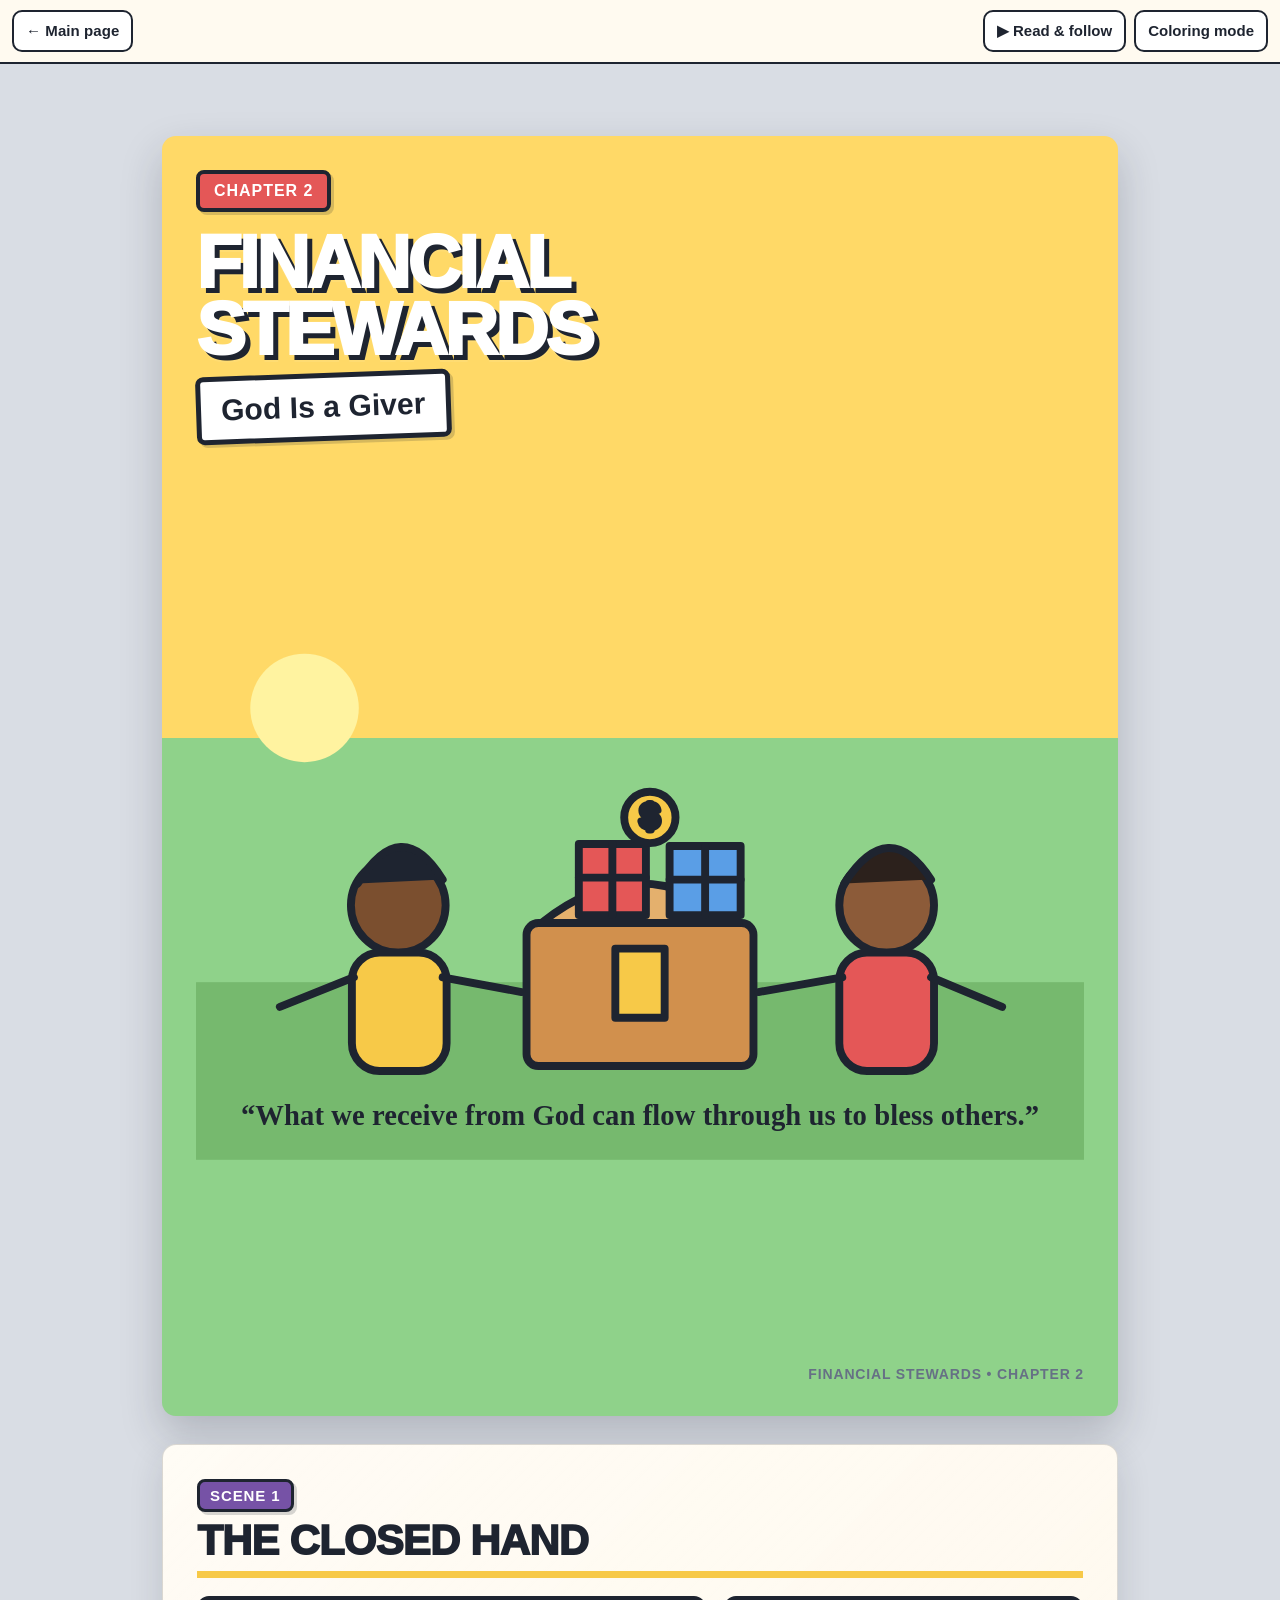
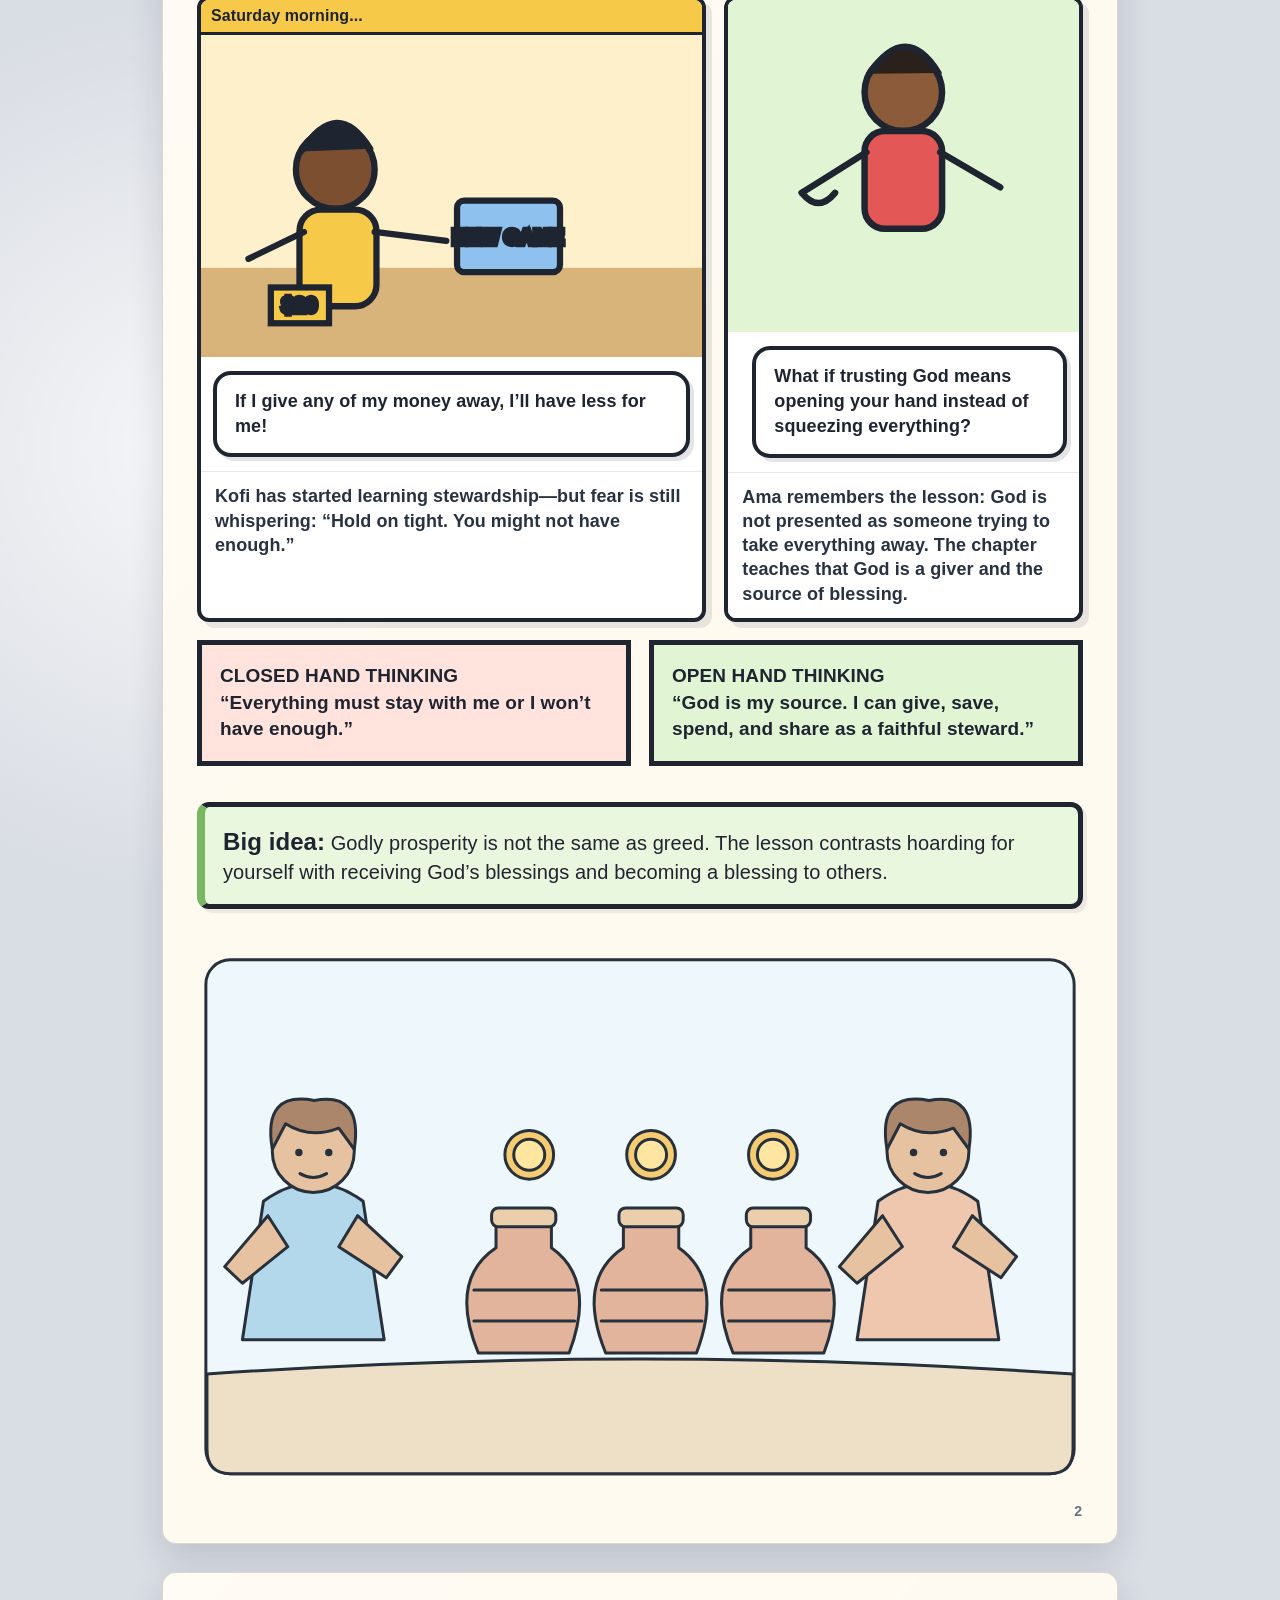
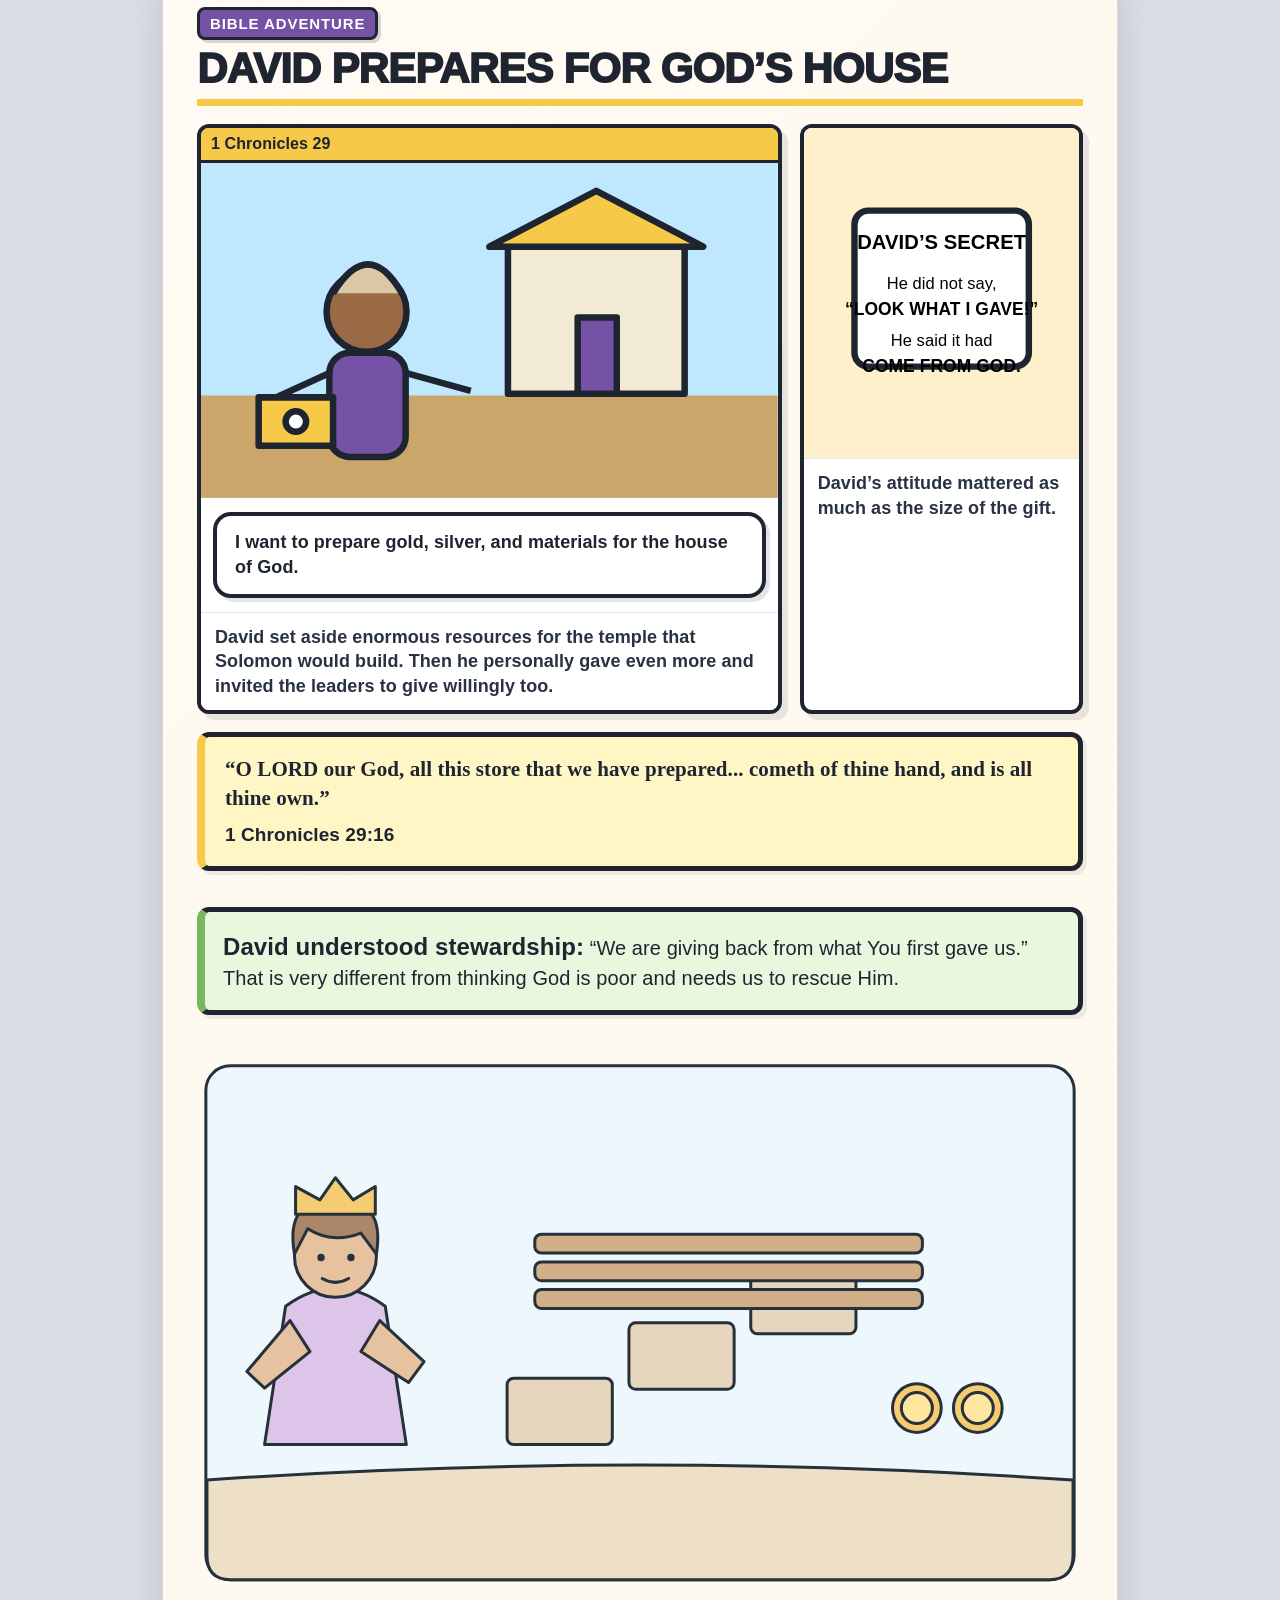
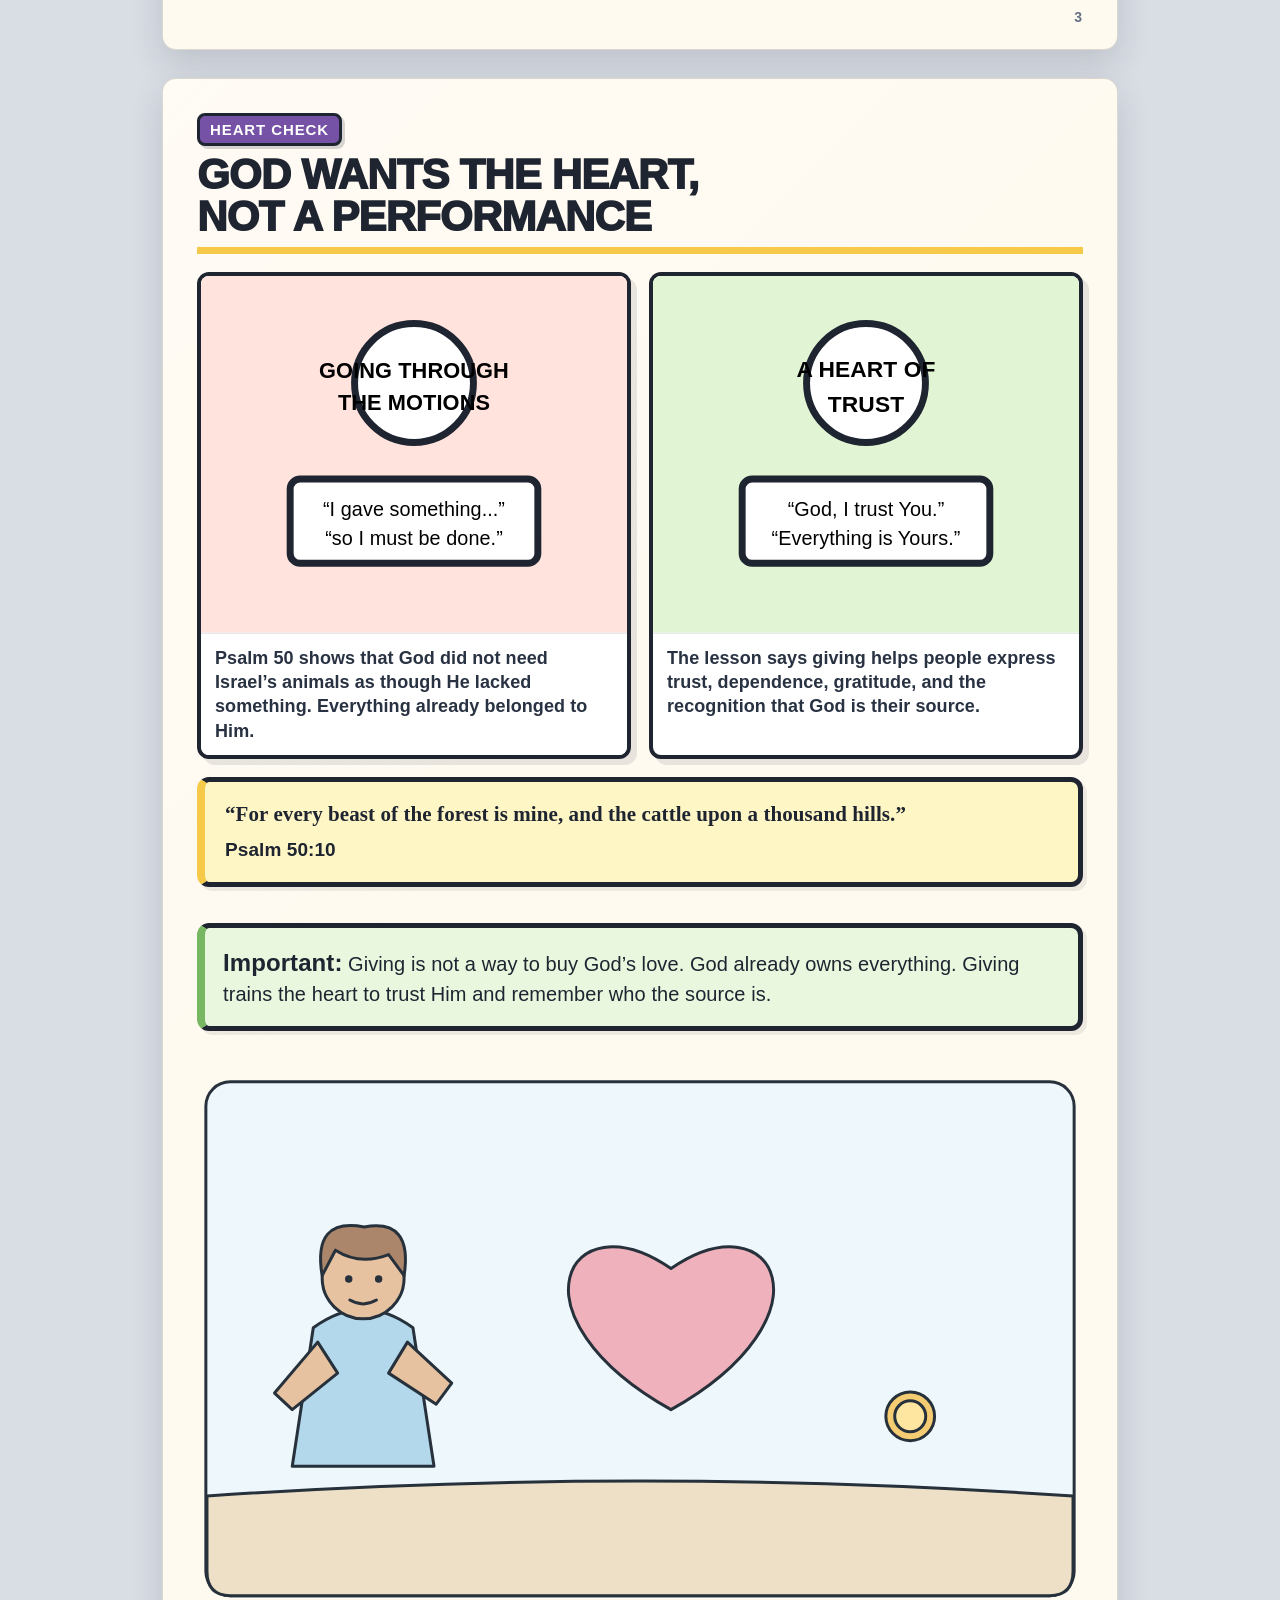
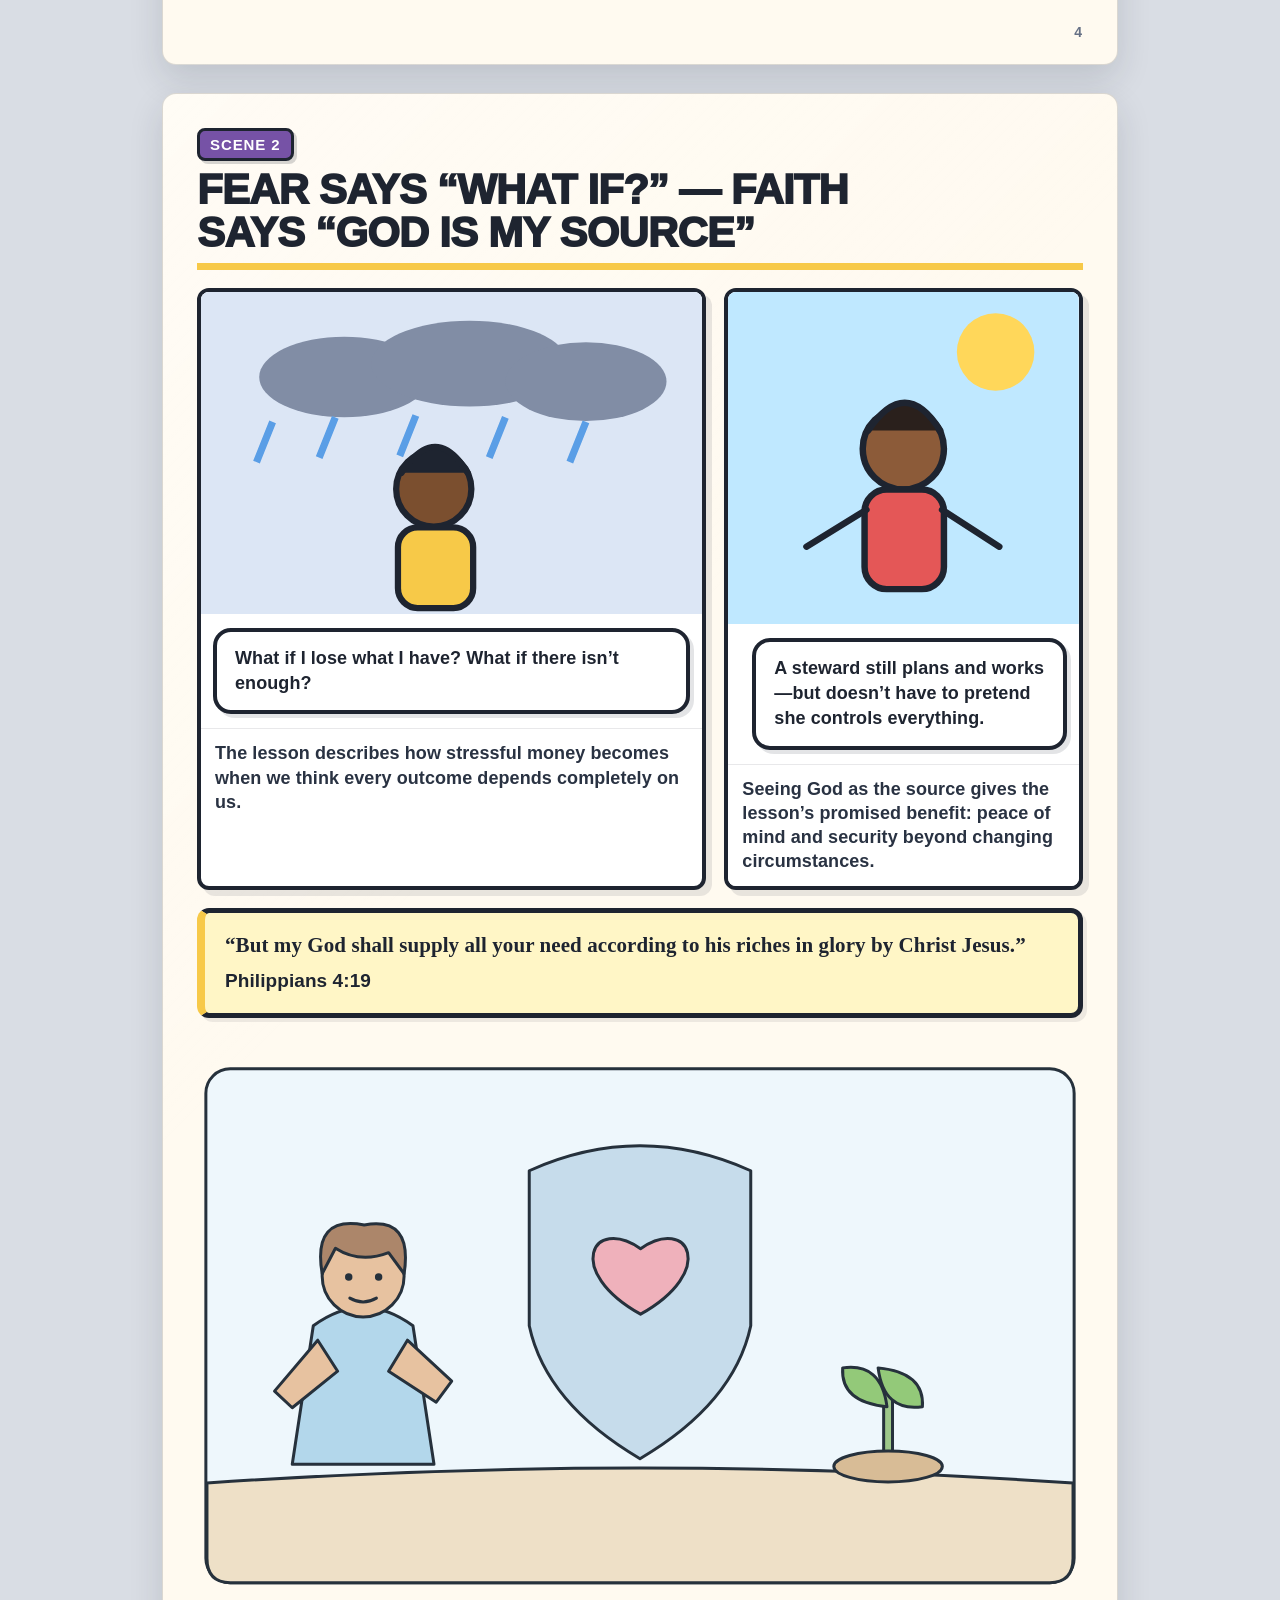
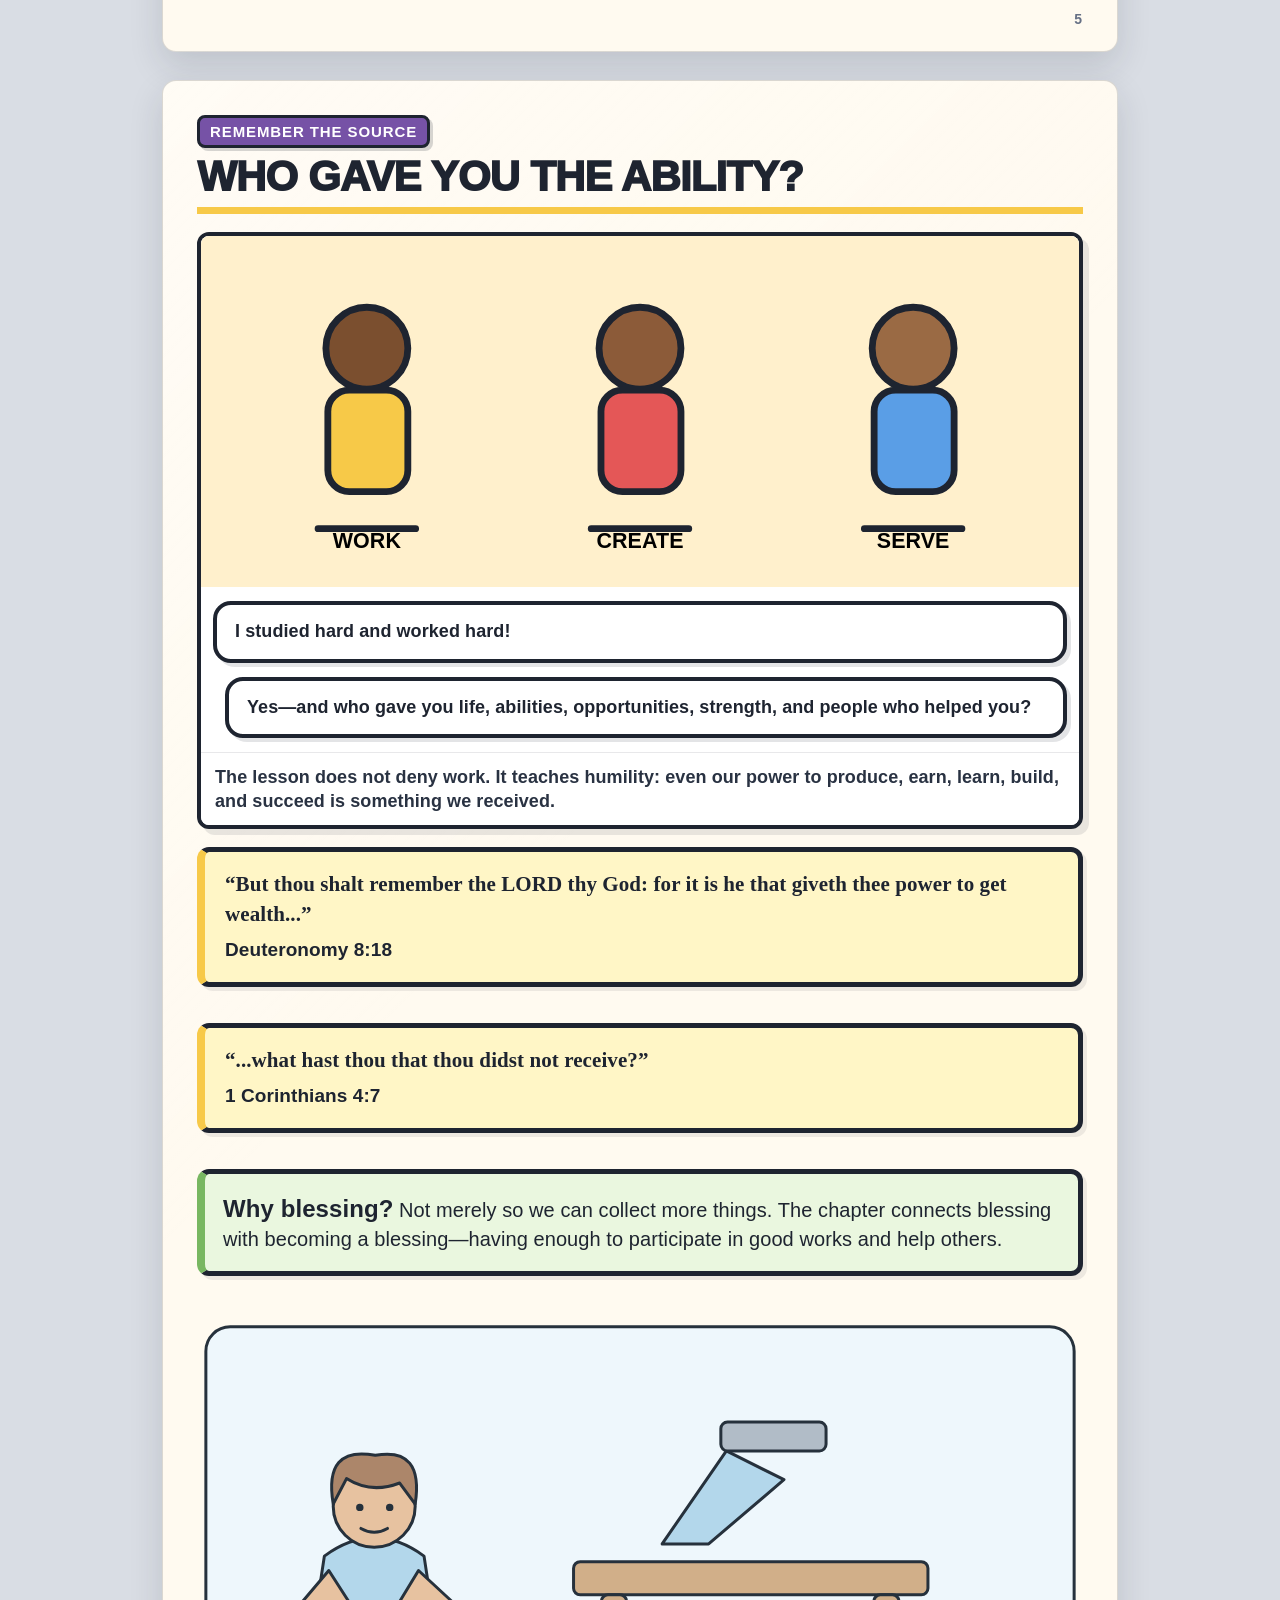
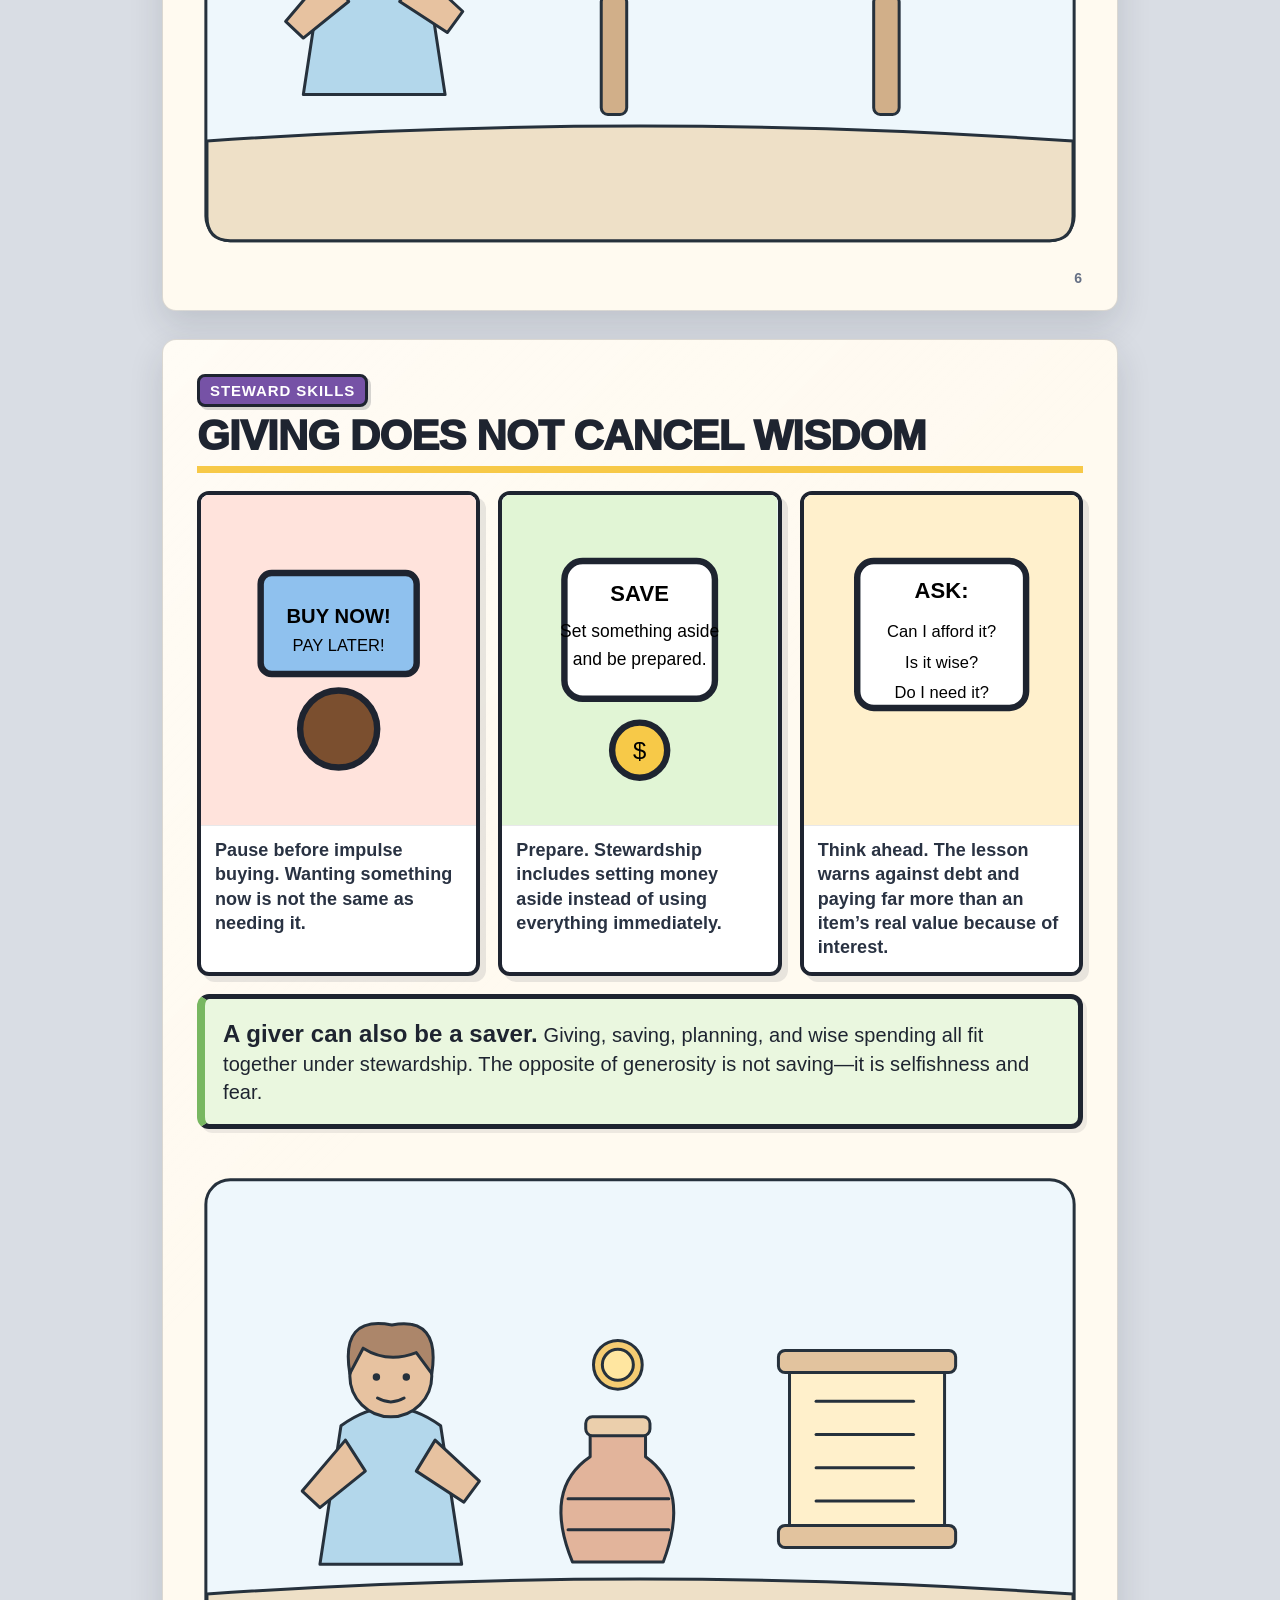
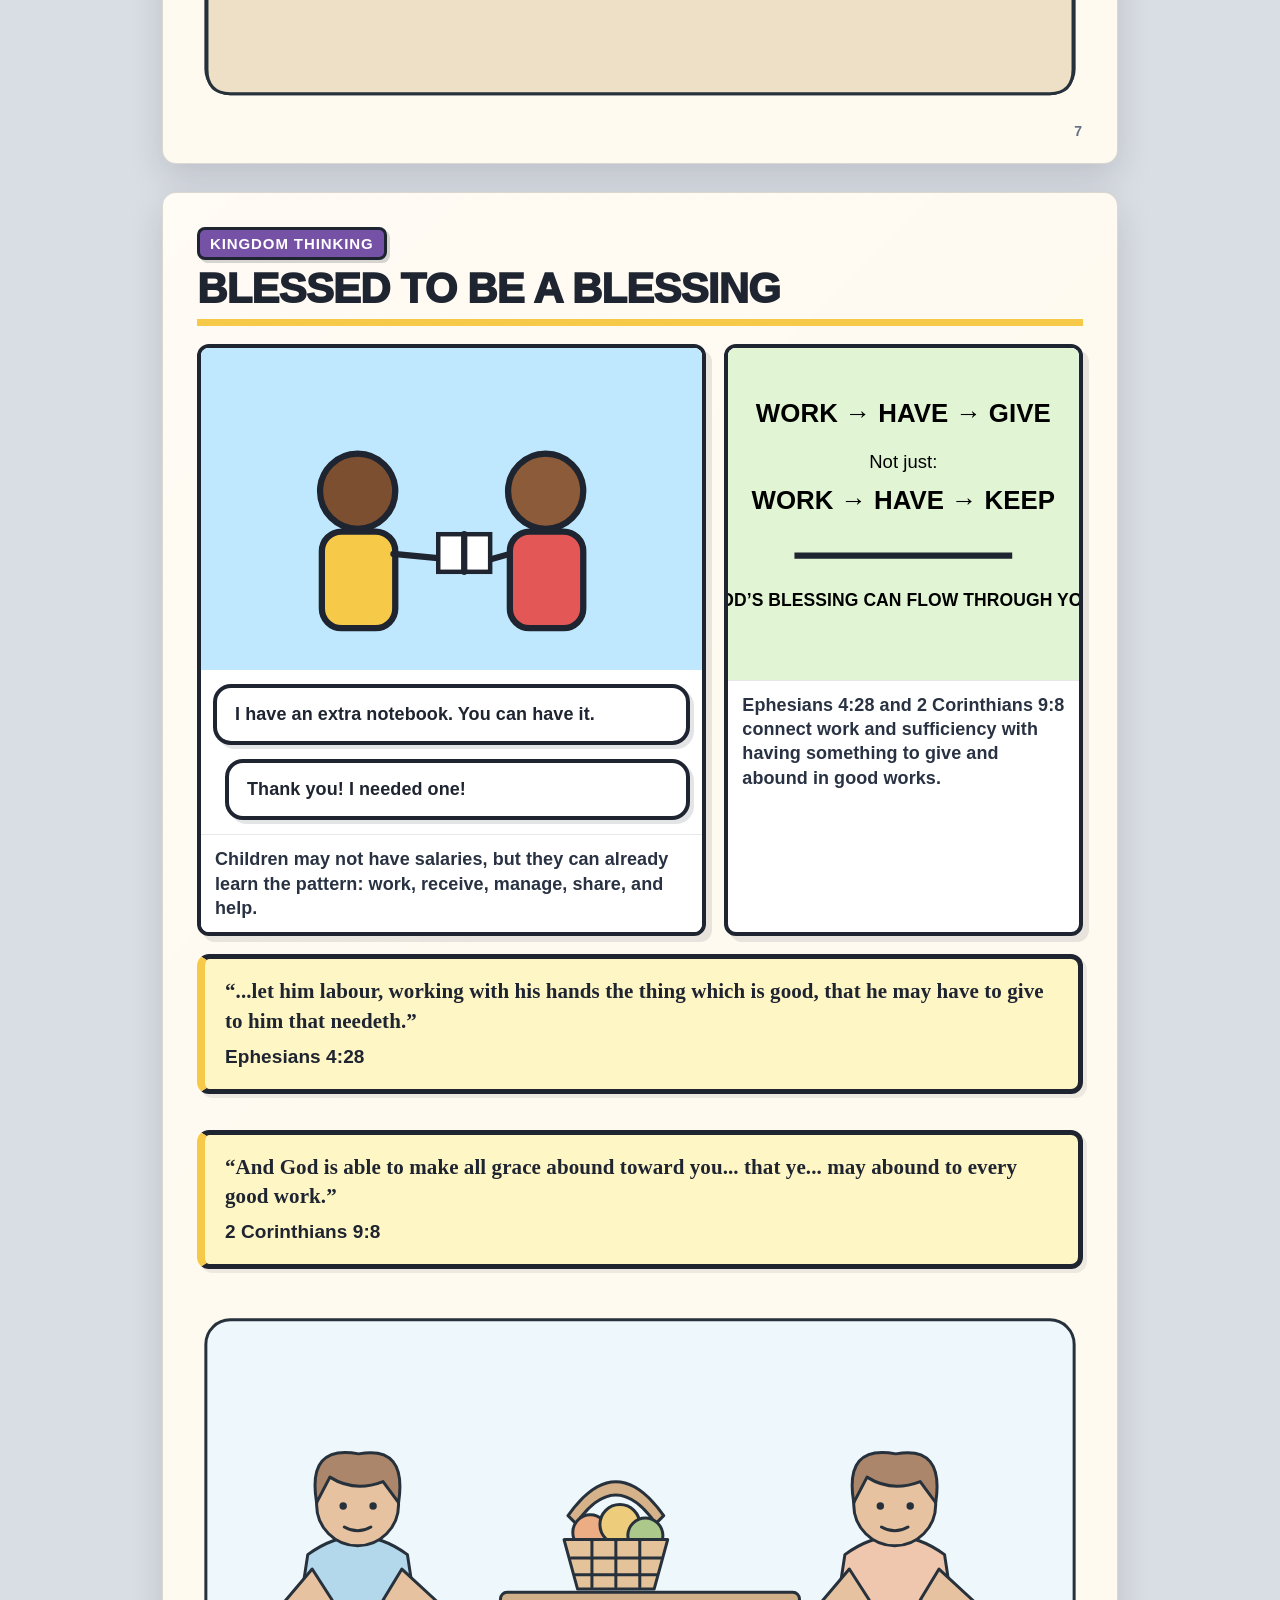
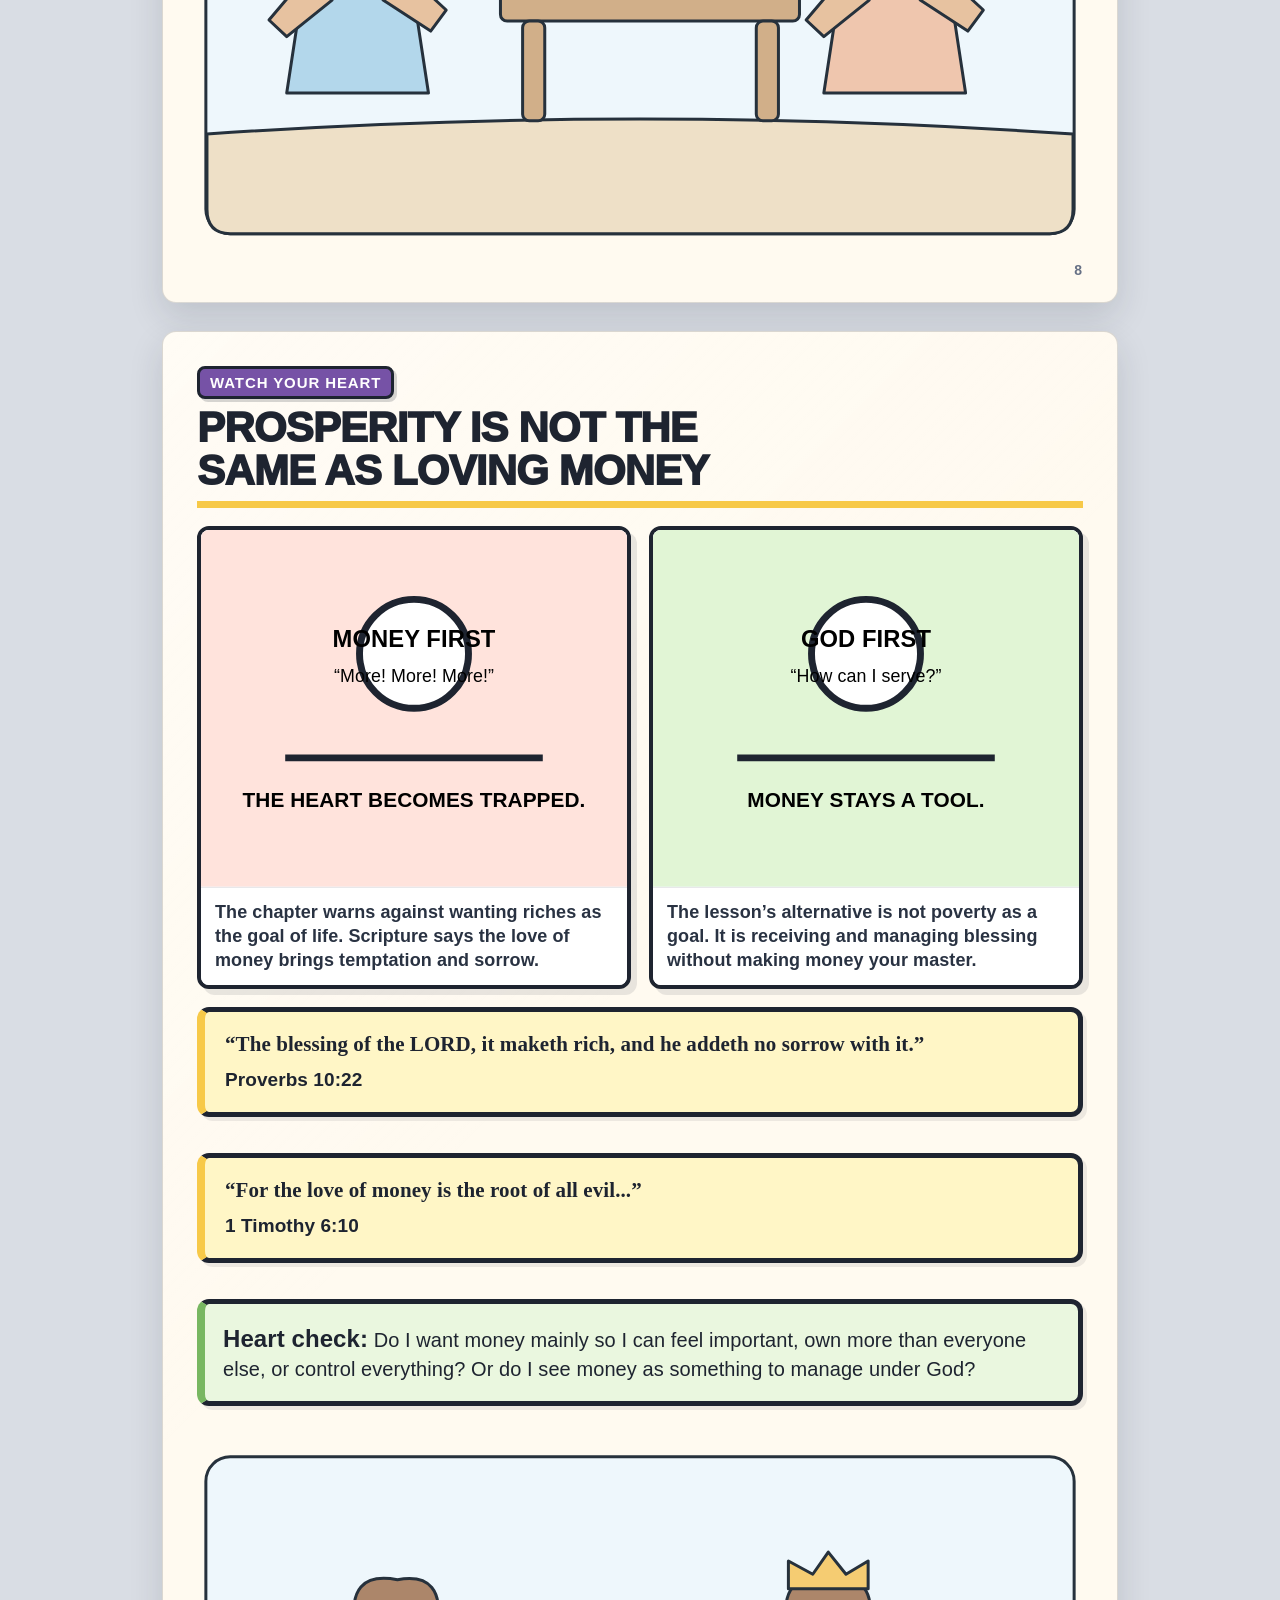
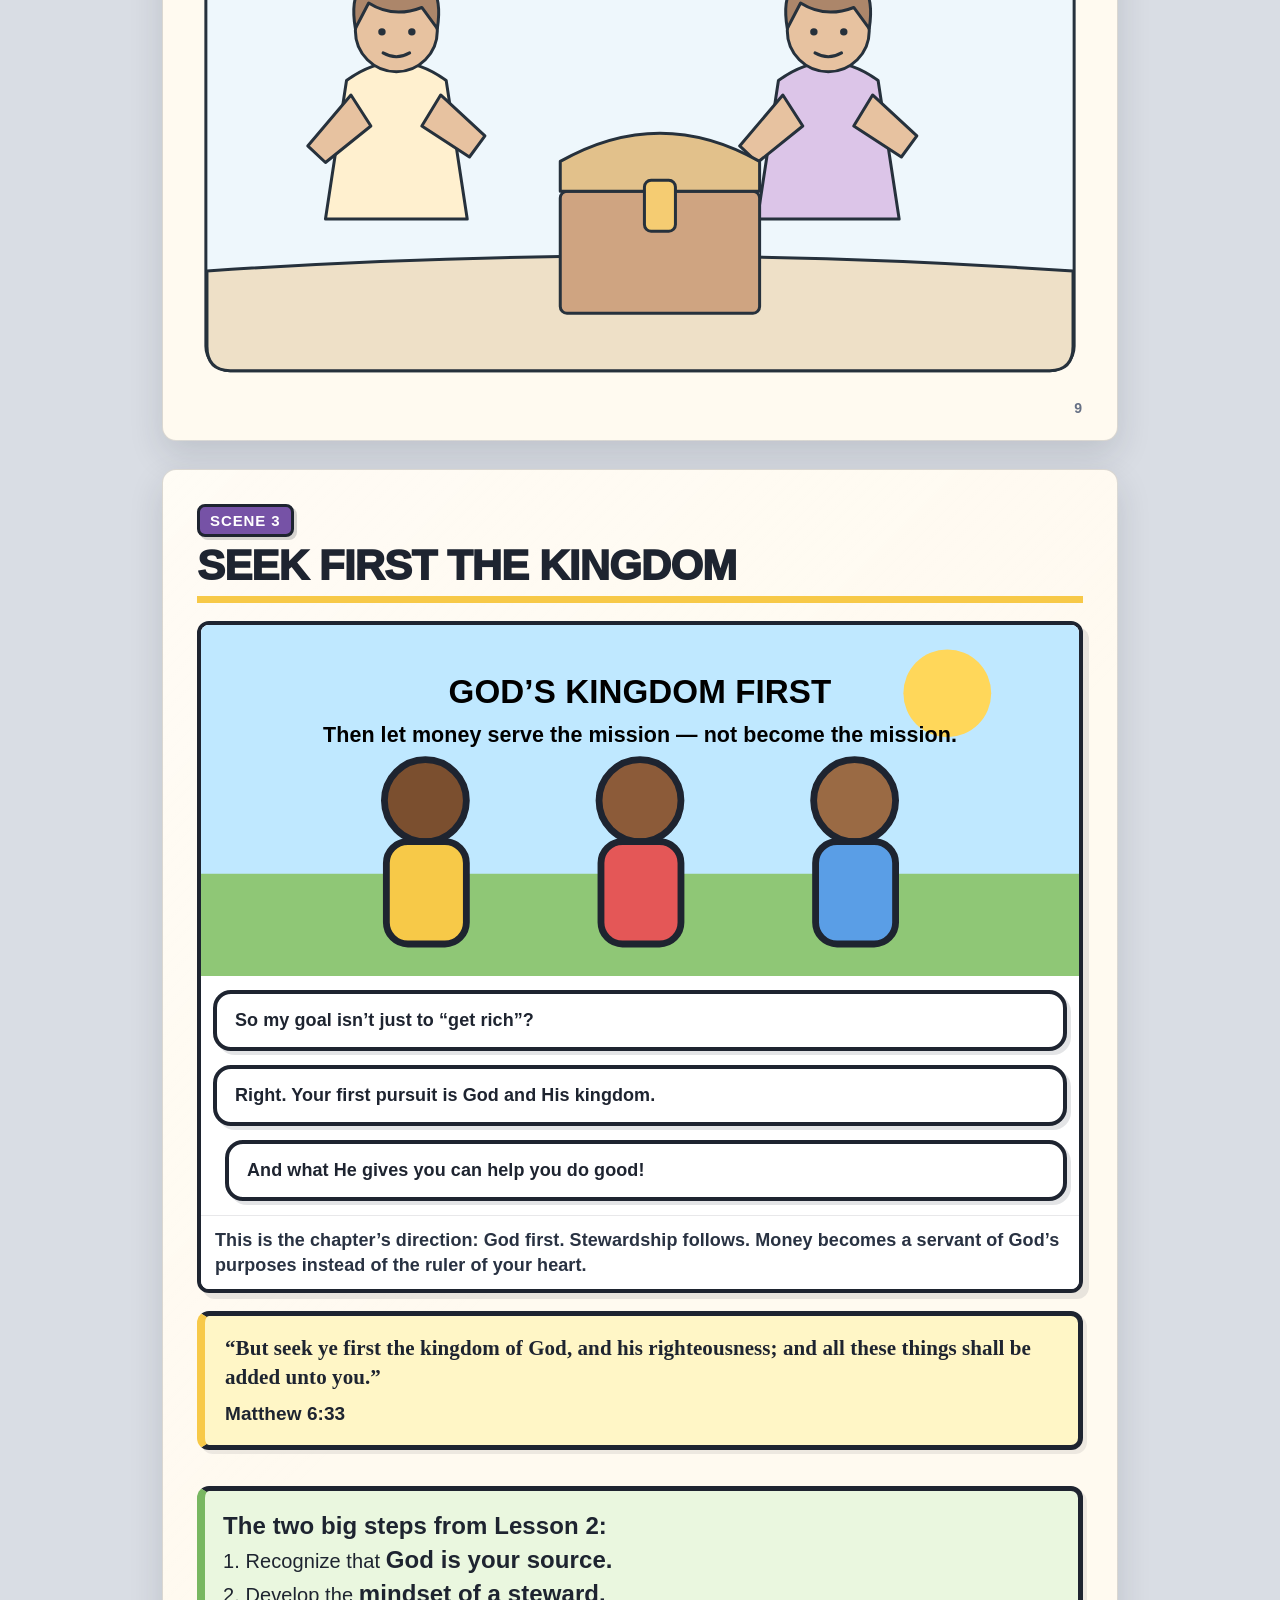
<file: financial_stewards_chapter_2.html>
<!DOCTYPE html>
<html lang="en">
<head>
<meta charset="UTF-8">
<meta name="viewport" content="width=device-width, initial-scale=1.0">
<title>Financial Stewards — Chapter 2: God Is a Giver</title>
<script src="financial-stewards-mode.js" defer></script>
<script src="financial-stewards-interactive.js" defer></script>
<style>
:root{
  --ink:#1e2430; --cream:#fffaf0; --gold:#f7c948; --sky:#bfe8ff; --green:#bfe3a5;
  --blue:#3066be; --red:#e45757; --purple:#7652a6; --tan:#f3dfbb; --soft:#f6f1e8;
}
*{box-sizing:border-box}
body{margin:0;background:#d9dde4;color:var(--ink);font-family:"Trebuchet MS","Arial Rounded MT Bold",Arial,sans-serif}
.book{max-width:980px;margin:0 auto;padding:24px}
.page{
  width:100%;min-height:1280px;background:var(--cream);margin:0 auto 28px;padding:34px;position:relative;
  box-shadow:0 8px 30px rgba(0,0,0,.18);overflow:hidden;page-break-after:always
}
.cover{background:linear-gradient(#ffd967 0 47%,#8fd28a 47% 100%);display:flex;flex-direction:column;justify-content:space-between}
.title{font-size:74px;line-height:.9;font-weight:1000;letter-spacing:-3px;text-transform:uppercase;color:#fff;text-shadow:5px 5px 0 var(--ink);margin:10px 0}
.subtitle{display:inline-block;background:#fff;border:5px solid var(--ink);padding:12px 20px;font-size:30px;font-weight:900;transform:rotate(-2deg)}
.chapter-label{display:inline-block;background:var(--red);color:#fff;border:4px solid var(--ink);padding:8px 14px;font-weight:900;margin-bottom:8px}
.panel-grid{display:grid;grid-template-columns:repeat(12,1fr);gap:14px}
.panel{background:#fff;border:5px solid var(--ink);position:relative;overflow:hidden;min-height:260px;box-shadow:5px 5px 0 rgba(30,36,48,.12)}
.p12{grid-column:span 12}.p8{grid-column:span 8}.p7{grid-column:span 7}.p6{grid-column:span 6}.p5{grid-column:span 5}.p4{grid-column:span 4}
.art{height:230px;width:100%;display:block;background:#eef7ff}.tall .art{height:360px}
.caption{position:absolute;top:10px;left:10px;background:var(--gold);border:3px solid var(--ink);padding:7px 10px;font-weight:900;max-width:76%;z-index:4}
.narration{padding:12px 14px;font-size:18px;line-height:1.35;font-weight:700;background:#fff}
.bubble{position:absolute;background:#fff;border:4px solid var(--ink);border-radius:50%;padding:14px 18px;font-weight:900;font-size:18px;line-height:1.18;z-index:5;text-align:center}
.bubble:after{content:"";position:absolute;width:22px;height:22px;background:#fff;border-right:4px solid var(--ink);border-bottom:4px solid var(--ink);transform:rotate(45deg);bottom:-12px;left:36%}
.bubble.right:after{left:auto;right:28%}
.verse{background:#fff6c6;border:5px solid var(--ink);padding:18px 20px;font-family:Georgia,serif;font-size:21px;line-height:1.4;font-weight:700;margin:18px 0}
.verse strong{display:block;font-family:"Trebuchet MS",Arial,sans-serif;font-size:19px;margin-top:8px}
.lesson{background:#eaf7df;border:5px solid var(--ink);padding:18px;margin:18px 0;font-size:20px;line-height:1.4}
.lesson b{font-size:24px}
.page-title{font-size:42px;font-weight:1000;text-transform:uppercase;margin:0 0 18px;border-bottom:7px solid var(--gold);padding-bottom:8px}
.badge{display:inline-block;background:var(--purple);color:white;border:3px solid var(--ink);padding:5px 10px;font-size:15px;font-weight:900;text-transform:uppercase;margin-bottom:8px}
.challenge{background:#efe6ff;border:5px solid var(--ink);padding:22px;margin-top:18px}
.challenge h2{margin:0 0 10px;font-size:30px}
.q{background:#fff;border:3px dashed var(--ink);padding:12px;margin:10px 0;font-size:18px;font-weight:700}
.footer{position:absolute;bottom:12px;right:24px;font-weight:900;font-size:14px}
.center{text-align:center}.keyline{font-size:30px;font-weight:1000;text-align:center;margin:16px 0}
.sticker{background:var(--red);color:#fff;border:5px solid var(--ink);border-radius:50%;width:170px;height:170px;display:flex;align-items:center;justify-content:center;text-align:center;font-weight:1000;font-size:23px;transform:rotate(7deg);box-shadow:5px 5px 0 rgba(0,0,0,.18)}
.handbox{display:flex;gap:18px;align-items:stretch;margin:18px 0}
.hand{flex:1;border:5px solid var(--ink);padding:18px;background:#fff;font-size:19px;line-height:1.4;font-weight:800}
.open{background:#e1f5d5}.closed{background:#ffe3dc}
@media print{body{background:#fff}.book{padding:0}.page{box-shadow:none;margin:0;width:100%;min-height:100vh}}
</style>
<link rel="stylesheet" href="financial-stewards-refinement.css">
</head>
<body>
<div class="book">

<!-- COVER -->
<section class="page cover">
  <div>
    <div class="chapter-label">CHAPTER 2</div>
    <div class="title">Financial<br>Stewards</div>
    <div class="subtitle">God Is a Giver</div>
  </div>

  <svg viewBox="0 0 900 540" width="100%" aria-label="Children sharing gifts and supplies">
    <rect x="0" y="360" width="900" height="180" fill="#76b96e"/>
    <circle cx="110" cy="82" r="55" fill="#fff3a0"/>
    <g stroke="#1e2430" stroke-width="8" stroke-linecap="round" stroke-linejoin="round">
      <rect x="335" y="300" width="230" height="145" rx="12" fill="#d1904d"/>
      <path d="M350 300 Q450 220 550 300Z" fill="#e4b06d"/>
      <rect x="425" y="326" width="50" height="70" fill="#f7c948"/>
      <rect x="388" y="220" width="68" height="72" fill="#e45757"/>
      <path d="M422 220V292M388 254H456"/>
      <rect x="480" y="222" width="72" height="70" fill="#5a9ee6"/>
      <path d="M516 222V292M480 256H552"/>
      <circle cx="460" cy="193" r="26" fill="#f7c948"/>
      <text x="460" y="203" text-anchor="middle" font-size="32" font-family="Arial">$</text>

      <circle cx="205" cy="282" r="48" fill="#7b4f2f"/>
      <path d="M164 260q44-72 86-4" fill="#1e2430"/>
      <rect x="158" y="330" width="96" height="120" rx="28" fill="#f7c948"/>
      <path d="M160 355l-75 30M250 355l80 15"/>

      <circle cx="700" cy="282" r="48" fill="#8c5b39"/>
      <path d="M657 260q45-70 88-4" fill="#2c211c"/>
      <rect x="652" y="330" width="96" height="120" rx="28" fill="#e45757"/>
      <path d="M655 355l-85 15M745 355l72 30"/>
    </g>
    <text x="450" y="505" text-anchor="middle" font-size="29" font-weight="900" font-family="Trebuchet MS" fill="#1e2430">
      “What we receive from God can flow through us to bless others.”
    </text>
  </svg>
  <div class="footer">FINANCIAL STEWARDS • CHAPTER 2</div>
</section>

<!-- PAGE 2 -->
<section class="page">
  <div class="badge">Scene 1</div>
  <h1 class="page-title">The Closed Hand</h1>
  <div class="panel-grid">
    <div class="panel p7 tall">
      <div class="caption">Saturday morning...</div>
      <svg class="art" viewBox="0 0 560 360">
        <rect width="560" height="360" fill="#fff0cc"/>
        <rect x="0" y="260" width="560" height="100" fill="#d9b47a"/>
        <g stroke="#1e2430" stroke-width="7" stroke-linecap="round">
          <circle cx="150" cy="150" r="44" fill="#7b4f2f"/>
          <path d="M112 130q40-62 77-3" fill="#1e2430"/>
          <rect x="110" y="195" width="86" height="108" rx="24" fill="#f7c948"/>
          <path d="M115 220l-62 30M194 220l80 10"/>
          <rect x="286" y="185" width="115" height="80" rx="8" fill="#8fc1ee"/>
          <text x="343" y="233" text-anchor="middle" font-size="22" font-weight="900">NEW GAME</text>
          <rect x="78" y="282" width="65" height="40" fill="#f7c948"/>
          <text x="110" y="309" text-anchor="middle" font-size="23">$20</text>
        </g>
      </svg>
      <div class="bubble" style="top:55px;left:18px;width:225px;">If I give any of my money away, I’ll have less for me!</div>
      <div class="narration">Kofi has started learning stewardship—but fear is still whispering: “Hold on tight. You might not have enough.”</div>
    </div>

    <div class="panel p5 tall">
      <svg class="art" viewBox="0 0 380 360">
        <rect width="380" height="360" fill="#e1f5d5"/>
        <g stroke="#1e2430" stroke-width="7" stroke-linecap="round">
          <circle cx="190" cy="100" r="42" fill="#8c5b39"/>
          <path d="M153 80q40-58 75-1" fill="#2a201c"/>
          <rect x="148" y="142" width="84" height="106" rx="22" fill="#e45757"/>
          <path d="M150 165l-70 44M230 165l65 38"/>
          <path d="M80 209q18 22 36 0" fill="none"/>
        </g>
      </svg>
      <div class="bubble right" style="top:185px;right:12px;width:205px;">What if trusting God means opening your hand instead of squeezing everything?</div>
      <div class="narration">Ama remembers the lesson: God is not presented as someone trying to take everything away. The chapter teaches that God is a giver and the source of blessing.</div>
    </div>
  </div>

  <div class="handbox">
    <div class="hand closed"><b>CLOSED HAND THINKING</b><br>“Everything must stay with me or I won’t have enough.”</div>
    <div class="hand open"><b>OPEN HAND THINKING</b><br>“God is my source. I can give, save, spend, and share as a faithful steward.”</div>
  </div>

  <div class="lesson"><b>Big idea:</b> Godly prosperity is not the same as greed. The lesson contrasts hoarding for yourself with receiving God’s blessings and becoming a blessing to others.</div>
  <div class="footer">2</div>
</section>

<!-- PAGE 3 -->
<section class="page">
  <div class="badge">Bible Adventure</div>
  <h1 class="page-title">David Prepares for God’s House</h1>

  <div class="panel-grid">
    <div class="panel p8 tall">
      <div class="caption">1 Chronicles 29</div>
      <svg class="art" viewBox="0 0 620 360">
        <rect width="620" height="360" fill="#bfe8ff"/>
        <rect y="250" width="620" height="110" fill="#cba66b"/>
        <g stroke="#1e2430" stroke-width="7" stroke-linejoin="round">
          <rect x="330" y="88" width="190" height="160" fill="#f2ead3"/>
          <polygon points="310,90 425,30 540,90" fill="#f7c948"/>
          <rect x="405" y="166" width="42" height="82" fill="#7652a6"/>
          <circle cx="178" cy="160" r="43" fill="#9a6a44"/>
          <path d="M142 140q38-62 74 0" fill="#d9c7a5"/>
          <rect x="138" y="204" width="82" height="112" rx="22" fill="#7652a6"/>
          <path d="M140 225l-70 32M218 225l72 20"/>
          <rect x="62" y="252" width="80" height="52" fill="#f7c948"/>
          <circle cx="102" cy="278" r="11" fill="#fff"/>
        </g>
      </svg>
      <div class="bubble" style="top:55px;left:24px;width:240px;">I want to prepare gold, silver, and materials for the house of God.</div>
      <div class="narration">David set aside enormous resources for the temple that Solomon would build. Then he personally gave even more and invited the leaders to give willingly too.</div>
    </div>

    <div class="panel p4 tall">
      <svg class="art" viewBox="0 0 300 360">
        <rect width="300" height="360" fill="#fff0cc"/>
        <rect x="55" y="90" width="190" height="170" rx="15" fill="#fff" stroke="#1e2430" stroke-width="7"/>
        <text x="150" y="132" text-anchor="middle" font-size="22" font-weight="900">DAVID’S SECRET</text>
        <text x="150" y="175" text-anchor="middle" font-size="18">He did not say,</text>
        <text x="150" y="204" text-anchor="middle" font-size="19" font-weight="900">“LOOK WHAT I GAVE!”</text>
        <text x="150" y="237" text-anchor="middle" font-size="18">He said it had</text>
        <text x="150" y="266" text-anchor="middle" font-size="19" font-weight="900">COME FROM GOD.</text>
      </svg>
      <div class="narration">David’s attitude mattered as much as the size of the gift.</div>
    </div>
  </div>

  <div class="verse">“O LORD our God, all this store that we have prepared... cometh of thine hand, and is all thine own.” <strong>1 Chronicles 29:16</strong></div>

  <div class="lesson"><b>David understood stewardship:</b> “We are giving back from what You first gave us.” That is very different from thinking God is poor and needs us to rescue Him.</div>
  <div class="footer">3</div>
</section>

<!-- PAGE 4 -->
<section class="page">
  <div class="badge">Heart Check</div>
  <h1 class="page-title">God Wants the Heart, Not a Performance</h1>

  <div class="panel-grid">
    <div class="panel p6 tall">
      <svg class="art" viewBox="0 0 430 360">
        <rect width="430" height="360" fill="#ffe3dc"/>
        <circle cx="215" cy="108" r="60" fill="#fff" stroke="#1e2430" stroke-width="7"/>
        <text x="215" y="103" text-anchor="middle" font-size="22" font-weight="900">GOING THROUGH</text>
        <text x="215" y="135" text-anchor="middle" font-size="22" font-weight="900">THE MOTIONS</text>
        <rect x="90" y="205" width="250" height="85" rx="10" fill="#fff" stroke="#1e2430" stroke-width="7"/>
        <text x="215" y="242" text-anchor="middle" font-size="20">“I gave something...”</text>
        <text x="215" y="272" text-anchor="middle" font-size="20">“so I must be done.”</text>
      </svg>
      <div class="narration">Psalm 50 shows that God did not need Israel’s animals as though He lacked something. Everything already belonged to Him.</div>
    </div>

    <div class="panel p6 tall">
      <svg class="art" viewBox="0 0 430 360">
        <rect width="430" height="360" fill="#e1f5d5"/>
        <circle cx="215" cy="108" r="60" fill="#fff" stroke="#1e2430" stroke-width="7"/>
        <text x="215" y="102" text-anchor="middle" font-size="23" font-weight="900">A HEART OF</text>
        <text x="215" y="137" text-anchor="middle" font-size="23" font-weight="900">TRUST</text>
        <rect x="90" y="205" width="250" height="85" rx="10" fill="#fff" stroke="#1e2430" stroke-width="7"/>
        <text x="215" y="242" text-anchor="middle" font-size="20">“God, I trust You.”</text>
        <text x="215" y="272" text-anchor="middle" font-size="20">“Everything is Yours.”</text>
      </svg>
      <div class="narration">The lesson says giving helps people express trust, dependence, gratitude, and the recognition that God is their source.</div>
    </div>
  </div>

  <div class="verse">“For every beast of the forest is mine, and the cattle upon a thousand hills.” <strong>Psalm 50:10</strong></div>

  <div class="lesson"><b>Important:</b> Giving is not a way to buy God’s love. God already owns everything. Giving trains the heart to trust Him and remember who the source is.</div>
  <div class="footer">4</div>
</section>

<!-- PAGE 5 -->
<section class="page">
  <div class="badge">Scene 2</div>
  <h1 class="page-title">Fear Says “What If?” — Faith Says “God Is My Source”</h1>

  <div class="panel-grid">
    <div class="panel p7 tall">
      <svg class="art" viewBox="0 0 560 360">
        <rect width="560" height="360" fill="#dce6f5"/>
        <g fill="#818da5">
          <ellipse cx="160" cy="95" rx="95" ry="45"/><ellipse cx="300" cy="80" rx="110" ry="48"/><ellipse cx="430" cy="100" rx="90" ry="44"/>
        </g>
        <path d="M80 145l-18 45M150 140l-18 45M240 138l-18 45M340 140l-18 45M430 145l-18 45" stroke="#5a9ee6" stroke-width="8"/>
        <g stroke="#1e2430" stroke-width="7" stroke-linecap="round">
          <circle cx="260" cy="220" r="42" fill="#7b4f2f"/><path d="M224 202q38-58 74 0" fill="#1e2430"/>
          <rect x="220" y="263" width="84" height="90" rx="22" fill="#f7c948"/>
        </g>
      </svg>
      <div class="bubble" style="top:185px;left:16px;width:250px;">What if I lose what I have? What if there isn’t enough?</div>
      <div class="narration">The lesson describes how stressful money becomes when we think every outcome depends completely on us.</div>
    </div>

    <div class="panel p5 tall">
      <svg class="art" viewBox="0 0 380 360">
        <rect width="380" height="360" fill="#bfe8ff"/>
        <circle cx="290" cy="65" r="42" fill="#ffd75a"/>
        <g stroke="#1e2430" stroke-width="7" stroke-linecap="round">
          <circle cx="190" cy="170" r="44" fill="#8c5b39"/><path d="M152 150q40-60 78 0" fill="#2a201c"/>
          <rect x="148" y="214" width="86" height="108" rx="24" fill="#e45757"/>
          <path d="M150 236l-65 40M232 236l62 40"/>
        </g>
      </svg>
      <div class="bubble right" style="top:70px;right:16px;width:230px;">A steward still plans and works—but doesn’t have to pretend she controls everything.</div>
      <div class="narration">Seeing God as the source gives the lesson’s promised benefit: peace of mind and security beyond changing circumstances.</div>
    </div>
  </div>

  <div class="verse">“But my God shall supply all your need according to his riches in glory by Christ Jesus.” <strong>Philippians 4:19</strong></div>
  <div class="footer">5</div>
</section>

<!-- PAGE 6 -->
<section class="page">
  <div class="badge">Remember the Source</div>
  <h1 class="page-title">Who Gave You the Ability?</h1>

  <div class="panel-grid">
    <div class="panel p12 tall">
      <svg class="art" viewBox="0 0 900 360">
        <rect width="900" height="360" fill="#fff0cc"/>
        <g stroke="#1e2430" stroke-width="7" stroke-linecap="round">
          <circle cx="170" cy="115" r="42" fill="#7b4f2f"/><rect x="130" y="158" width="82" height="104" rx="22" fill="#f7c948"/>
          <circle cx="450" cy="115" r="42" fill="#8c5b39"/><rect x="410" y="158" width="82" height="104" rx="22" fill="#e45757"/>
          <circle cx="730" cy="115" r="42" fill="#9a6a44"/><rect x="690" y="158" width="82" height="104" rx="22" fill="#5a9ee6"/>
          <path d="M120 300h100M400 300h100M680 300h100"/>
        </g>
        <text x="170" y="320" text-anchor="middle" font-size="22" font-weight="900">WORK</text>
        <text x="450" y="320" text-anchor="middle" font-size="22" font-weight="900">CREATE</text>
        <text x="730" y="320" text-anchor="middle" font-size="22" font-weight="900">SERVE</text>
      </svg>
      <div class="bubble" style="top:25px;left:85px;width:250px;">I studied hard and worked hard!</div>
      <div class="bubble right" style="top:25px;right:80px;width:300px;">Yes—and who gave you life, abilities, opportunities, strength, and people who helped you?</div>
      <div class="narration">The lesson does not deny work. It teaches humility: even our power to produce, earn, learn, build, and succeed is something we received.</div>
    </div>
  </div>

  <div class="verse">“But thou shalt remember the LORD thy God: for it is he that giveth thee power to get wealth...” <strong>Deuteronomy 8:18</strong></div>
  <div class="verse">“...what hast thou that thou didst not receive?” <strong>1 Corinthians 4:7</strong></div>

  <div class="lesson"><b>Why blessing?</b> Not merely so we can collect more things. The chapter connects blessing with becoming a blessing—having enough to participate in good works and help others.</div>
  <div class="footer">6</div>
</section>

<!-- PAGE 7 -->
<section class="page">
  <div class="badge">Steward Skills</div>
  <h1 class="page-title">Giving Does Not Cancel Wisdom</h1>

  <div class="panel-grid">
    <div class="panel p4 tall">
      <svg class="art" viewBox="0 0 300 360">
        <rect width="300" height="360" fill="#ffe3dc"/>
        <rect x="65" y="85" width="170" height="110" rx="12" fill="#8fc1ee" stroke="#1e2430" stroke-width="7"/>
        <text x="150" y="140" text-anchor="middle" font-size="22" font-weight="900">BUY NOW!</text>
        <text x="150" y="170" text-anchor="middle" font-size="18">PAY LATER!</text>
        <circle cx="150" cy="255" r="42" fill="#7b4f2f" stroke="#1e2430" stroke-width="7"/>
      </svg>
      <div class="narration"><b>Pause before impulse buying.</b> Wanting something now is not the same as needing it.</div>
    </div>

    <div class="panel p4 tall">
      <svg class="art" viewBox="0 0 300 360">
        <rect width="300" height="360" fill="#e1f5d5"/>
        <rect x="68" y="72" width="164" height="150" rx="20" fill="#fff" stroke="#1e2430" stroke-width="7"/>
        <text x="150" y="115" text-anchor="middle" font-size="24" font-weight="900">SAVE</text>
        <text x="150" y="155" text-anchor="middle" font-size="19">Set something aside</text>
        <text x="150" y="185" text-anchor="middle" font-size="19">and be prepared.</text>
        <circle cx="150" cy="278" r="30" fill="#f7c948" stroke="#1e2430" stroke-width="7"/>
        <text x="150" y="288" text-anchor="middle" font-size="26">$</text>
      </svg>
      <div class="narration"><b>Prepare.</b> Stewardship includes setting money aside instead of using everything immediately.</div>
    </div>

    <div class="panel p4 tall">
      <svg class="art" viewBox="0 0 300 360">
        <rect width="300" height="360" fill="#fff0cc"/>
        <rect x="58" y="72" width="184" height="160" rx="18" fill="#fff" stroke="#1e2430" stroke-width="7"/>
        <text x="150" y="112" text-anchor="middle" font-size="24" font-weight="900">ASK:</text>
        <text x="150" y="155" text-anchor="middle" font-size="18">Can I afford it?</text>
        <text x="150" y="188" text-anchor="middle" font-size="18">Is it wise?</text>
        <text x="150" y="221" text-anchor="middle" font-size="18">Do I need it?</text>
      </svg>
      <div class="narration"><b>Think ahead.</b> The lesson warns against debt and paying far more than an item’s real value because of interest.</div>
    </div>
  </div>

  <div class="lesson"><b>A giver can also be a saver.</b> Giving, saving, planning, and wise spending all fit together under stewardship. The opposite of generosity is not saving—it is selfishness and fear.</div>
  <div class="footer">7</div>
</section>

<!-- PAGE 8 -->
<section class="page">
  <div class="badge">Kingdom Thinking</div>
  <h1 class="page-title">Blessed to Be a Blessing</h1>

  <div class="panel-grid">
    <div class="panel p7 tall">
      <svg class="art" viewBox="0 0 560 360">
        <rect width="560" height="360" fill="#bfe8ff"/>
        <g stroke="#1e2430" stroke-width="7" stroke-linecap="round">
          <circle cx="175" cy="160" r="42" fill="#7b4f2f"/><rect x="135" y="205" width="82" height="108" rx="22" fill="#f7c948"/>
          <circle cx="385" cy="160" r="42" fill="#8c5b39"/><rect x="345" y="205" width="82" height="108" rx="22" fill="#e45757"/>
          <path d="M215 230l105 10M345 230l-35 10"/>
          <rect x="265" y="208" width="58" height="42" fill="#fff" stroke="#1e2430" stroke-width="5"/>
          <path d="M294 208v42"/>
        </g>
      </svg>
      <div class="bubble" style="top:54px;left:30px;width:225px;">I have an extra notebook. You can have it.</div>
      <div class="bubble right" style="top:58px;right:26px;width:190px;">Thank you! I needed one!</div>
      <div class="narration">Children may not have salaries, but they can already learn the pattern: work, receive, manage, share, and help.</div>
    </div>

    <div class="panel p5 tall">
      <svg class="art" viewBox="0 0 380 360">
        <rect width="380" height="360" fill="#e1f5d5"/>
        <text x="190" y="80" text-anchor="middle" font-size="28" font-weight="900">WORK → HAVE → GIVE</text>
        <text x="190" y="130" text-anchor="middle" font-size="20">Not just:</text>
        <text x="190" y="175" text-anchor="middle" font-size="28" font-weight="900">WORK → HAVE → KEEP</text>
        <path d="M72 225h236" stroke="#1e2430" stroke-width="7"/>
        <text x="190" y="280" text-anchor="middle" font-size="19" font-weight="900">GOD’S BLESSING CAN FLOW THROUGH YOU.</text>
      </svg>
      <div class="narration">Ephesians 4:28 and 2 Corinthians 9:8 connect work and sufficiency with having something to give and abound in good works.</div>
    </div>
  </div>

  <div class="verse">“...let him labour, working with his hands the thing which is good, that he may have to give to him that needeth.” <strong>Ephesians 4:28</strong></div>

  <div class="verse">“And God is able to make all grace abound toward you... that ye... may abound to every good work.” <strong>2 Corinthians 9:8</strong></div>
  <div class="footer">8</div>
</section>

<!-- PAGE 9 -->
<section class="page">
  <div class="badge">Watch Your Heart</div>
  <h1 class="page-title">Prosperity Is Not the Same as Loving Money</h1>

  <div class="panel-grid">
    <div class="panel p6 tall">
      <svg class="art" viewBox="0 0 430 360">
        <rect width="430" height="360" fill="#ffe3dc"/>
        <circle cx="215" cy="125" r="55" fill="#fff" stroke="#1e2430" stroke-width="7"/>
        <text x="215" y="118" text-anchor="middle" font-size="24" font-weight="900">MONEY FIRST</text>
        <text x="215" y="153" text-anchor="middle" font-size="18">“More! More! More!”</text>
        <path d="M85 230h260" stroke="#1e2430" stroke-width="7"/>
        <text x="215" y="280" text-anchor="middle" font-size="21" font-weight="900">THE HEART BECOMES TRAPPED.</text>
      </svg>
      <div class="narration">The chapter warns against wanting riches as the goal of life. Scripture says the love of money brings temptation and sorrow.</div>
    </div>

    <div class="panel p6 tall">
      <svg class="art" viewBox="0 0 430 360">
        <rect width="430" height="360" fill="#e1f5d5"/>
        <circle cx="215" cy="125" r="55" fill="#fff" stroke="#1e2430" stroke-width="7"/>
        <text x="215" y="118" text-anchor="middle" font-size="24" font-weight="900">GOD FIRST</text>
        <text x="215" y="153" text-anchor="middle" font-size="18">“How can I serve?”</text>
        <path d="M85 230h260" stroke="#1e2430" stroke-width="7"/>
        <text x="215" y="280" text-anchor="middle" font-size="21" font-weight="900">MONEY STAYS A TOOL.</text>
      </svg>
      <div class="narration">The lesson’s alternative is not poverty as a goal. It is receiving and managing blessing without making money your master.</div>
    </div>
  </div>

  <div class="verse">“The blessing of the LORD, it maketh rich, and he addeth no sorrow with it.” <strong>Proverbs 10:22</strong></div>
  <div class="verse">“For the love of money is the root of all evil...” <strong>1 Timothy 6:10</strong></div>

  <div class="lesson"><b>Heart check:</b> Do I want money mainly so I can feel important, own more than everyone else, or control everything? Or do I see money as something to manage under God?</div>
  <div class="footer">9</div>
</section>

<!-- PAGE 10 -->
<section class="page">
  <div class="badge">Scene 3</div>
  <h1 class="page-title">Seek First the Kingdom</h1>

  <div class="panel-grid">
    <div class="panel p12 tall">
      <svg class="art" viewBox="0 0 900 360">
        <rect width="900" height="360" fill="#bfe8ff"/>
        <circle cx="765" cy="70" r="45" fill="#ffd75a"/>
        <rect y="255" width="900" height="105" fill="#8fc776"/>
        <g stroke="#1e2430" stroke-width="7" stroke-linecap="round">
          <circle cx="230" cy="180" r="42" fill="#7b4f2f"/><rect x="190" y="222" width="82" height="105" rx="22" fill="#f7c948"/>
          <circle cx="450" cy="180" r="42" fill="#8c5b39"/><rect x="410" y="222" width="82" height="105" rx="22" fill="#e45757"/>
          <circle cx="670" cy="180" r="42" fill="#9a6a44"/><rect x="630" y="222" width="82" height="105" rx="22" fill="#5a9ee6"/>
        </g>
        <text x="450" y="80" text-anchor="middle" font-size="34" font-weight="900">GOD’S KINGDOM FIRST</text>
        <text x="450" y="120" text-anchor="middle" font-size="22" font-weight="800">Then let money serve the mission — not become the mission.</text>
      </svg>
      <div class="bubble" style="top:155px;left:85px;width:220px;">So my goal isn’t just to “get rich”?</div>
      <div class="bubble" style="top:155px;left:345px;width:230px;">Right. Your first pursuit is God and His kingdom.</div>
      <div class="bubble right" style="top:155px;right:60px;width:220px;">And what He gives you can help you do good!</div>
      <div class="narration">This is the chapter’s direction: God first. Stewardship follows. Money becomes a servant of God’s purposes instead of the ruler of your heart.</div>
    </div>
  </div>

  <div class="verse">“But seek ye first the kingdom of God, and his righteousness; and all these things shall be added unto you.” <strong>Matthew 6:33</strong></div>

  <div class="lesson">
    <b>The two big steps from Lesson 2:</b><br>
    1. Recognize that <b>God is your source.</b><br>
    2. Develop the <b>mindset of a steward.</b>
  </div>
  <div class="footer">10</div>
</section>

<!-- PAGE 11 -->
<section class="page">
  <div class="badge">The Big Idea</div>
  <h1 class="page-title">Kofi Opens His Hand</h1>

  <div class="panel-grid">
    <div class="panel p8 tall">
      <svg class="art" viewBox="0 0 620 360">
        <rect width="620" height="360" fill="#eef7ff"/>
        <rect x="250" y="68" width="315" height="236" rx="14" fill="#fff" stroke="#1e2430" stroke-width="7"/>
        <text x="407" y="110" text-anchor="middle" font-size="27" font-weight="900">MY STEWARD PLAN</text>
        <line x1="285" y1="128" x2="530" y2="128" stroke="#1e2430" stroke-width="4"/>
        <text x="290" y="168" font-size="22" font-weight="800">□ God first</text>
        <text x="290" y="205" font-size="22" font-weight="800">□ Give willingly</text>
        <text x="290" y="242" font-size="22" font-weight="800">□ Save wisely</text>
        <text x="290" y="279" font-size="22" font-weight="800">□ Spend carefully</text>
        <g stroke="#1e2430" stroke-width="7" stroke-linecap="round">
          <circle cx="125" cy="165" r="42" fill="#7b4f2f"/><path d="M90 145q38-58 75 0" fill="#1e2430"/>
          <rect x="88" y="205" width="78" height="98" rx="22" fill="#f7c948"/>
          <path d="M90 225l-50 32M163 225l55 20"/>
        </g>
      </svg>
      <div class="bubble" style="top:48px;left:18px;width:220px;">I don’t have to choose between generosity and wisdom. A steward does both!</div>
      <div class="narration">Kofi is learning that an open hand is not careless. It is generous, thoughtful, and free from fear.</div>
    </div>

    <div class="panel p4 tall">
      <svg class="art" viewBox="0 0 300 360">
        <rect width="300" height="360" fill="#e1f5d5"/>
        <text x="150" y="85" text-anchor="middle" font-size="25" font-weight="900">GOD GIVES.</text>
        <text x="150" y="135" text-anchor="middle" font-size="25" font-weight="900">WE RECEIVE.</text>
        <text x="150" y="185" text-anchor="middle" font-size="25" font-weight="900">WE MANAGE.</text>
        <text x="150" y="235" text-anchor="middle" font-size="25" font-weight="900">WE GIVE.</text>
        <text x="150" y="300" text-anchor="middle" font-size="18" font-weight="900">AND GOD GETS THE GLORY.</text>
      </svg>
      <div class="narration">That is the rhythm of financial stewardship in this chapter.</div>
    </div>
  </div>

  <div class="lesson">
    <b>Chapter 2 in one sentence:</b><br>
    Because God is the source of what we have, we can trust Him, give willingly, plan wisely, avoid greed, and use His blessings to become a blessing to others.
  </div>
  <div class="footer">11</div>
</section>

<!-- PAGE 12 -->
<section class="page">
  <div class="badge">Steward Challenge</div>
  <h1 class="page-title">Talk, Think & Do</h1>

  <div class="challenge">
    <h2>🧠 Think About It</h2>
    <div class="q">1. What did David say about the gold, silver, and materials given for the temple?</div>
    <div class="q">2. Why does the lesson say God does not “need” our money?</div>
    <div class="q">3. What is one benefit of seeing yourself as a steward?</div>
    <div class="q">4. Why should a steward avoid impulse buying and prepare by saving?</div>
    <div class="q">5. What is the difference between being blessed and loving money?</div>
    <div class="q">6. What are the two most important steps taught at the end of Lesson 2?</div>
  </div>

  <div class="challenge" style="background:#fff0cc">
    <h2>✋ Open-Hand Challenge</h2>
    <p style="font-size:20px;line-height:1.45;font-weight:700">
      This week, choose one thing you have—money, time, a snack, school supplies, a skill, or your attention—and use part of it to bless someone else.
      Do it willingly, not because you are trying to earn God’s love.
    </p>
    <p class="keyline">“God, thank You for what You have given me. Show me how to use it well.”</p>
  </div>

  <div class="challenge" style="background:#e1f5d5">
    <h2>📖 Scripture Trail</h2>
    <p style="font-size:18px;line-height:1.55;font-weight:700">
      <b>1 Chronicles 29:3–5 • 1 Chronicles 29:10–12 • 1 Chronicles 29:16–17 • Philippians 4:19 • Psalm 50:7–14 • Deuteronomy 8:18 • Genesis 12:3 • Ephesians 4:28 • 2 Corinthians 9:8 • 1 Corinthians 4:7 • Proverbs 10:22 • 1 Timothy 6:9–10 • Matthew 6:33</b>
    </p>
  </div>

  <div class="verse center">
    MEMORY VERSE<br><br>
    “But seek ye first the kingdom of God, and his righteousness; and all these things shall be added unto you.”<br>
    <strong>Matthew 6:33</strong>
  </div>

  <div class="center" style="margin-top:20px">
    <div class="sticker" style="margin:auto">GOD IS<br>MY SOURCE.<br>I CAN GIVE!</div>
  </div>

  <div class="footer">12 • END OF CHAPTER 2</div>
</section>

</div>
</body>
</html>
</file>
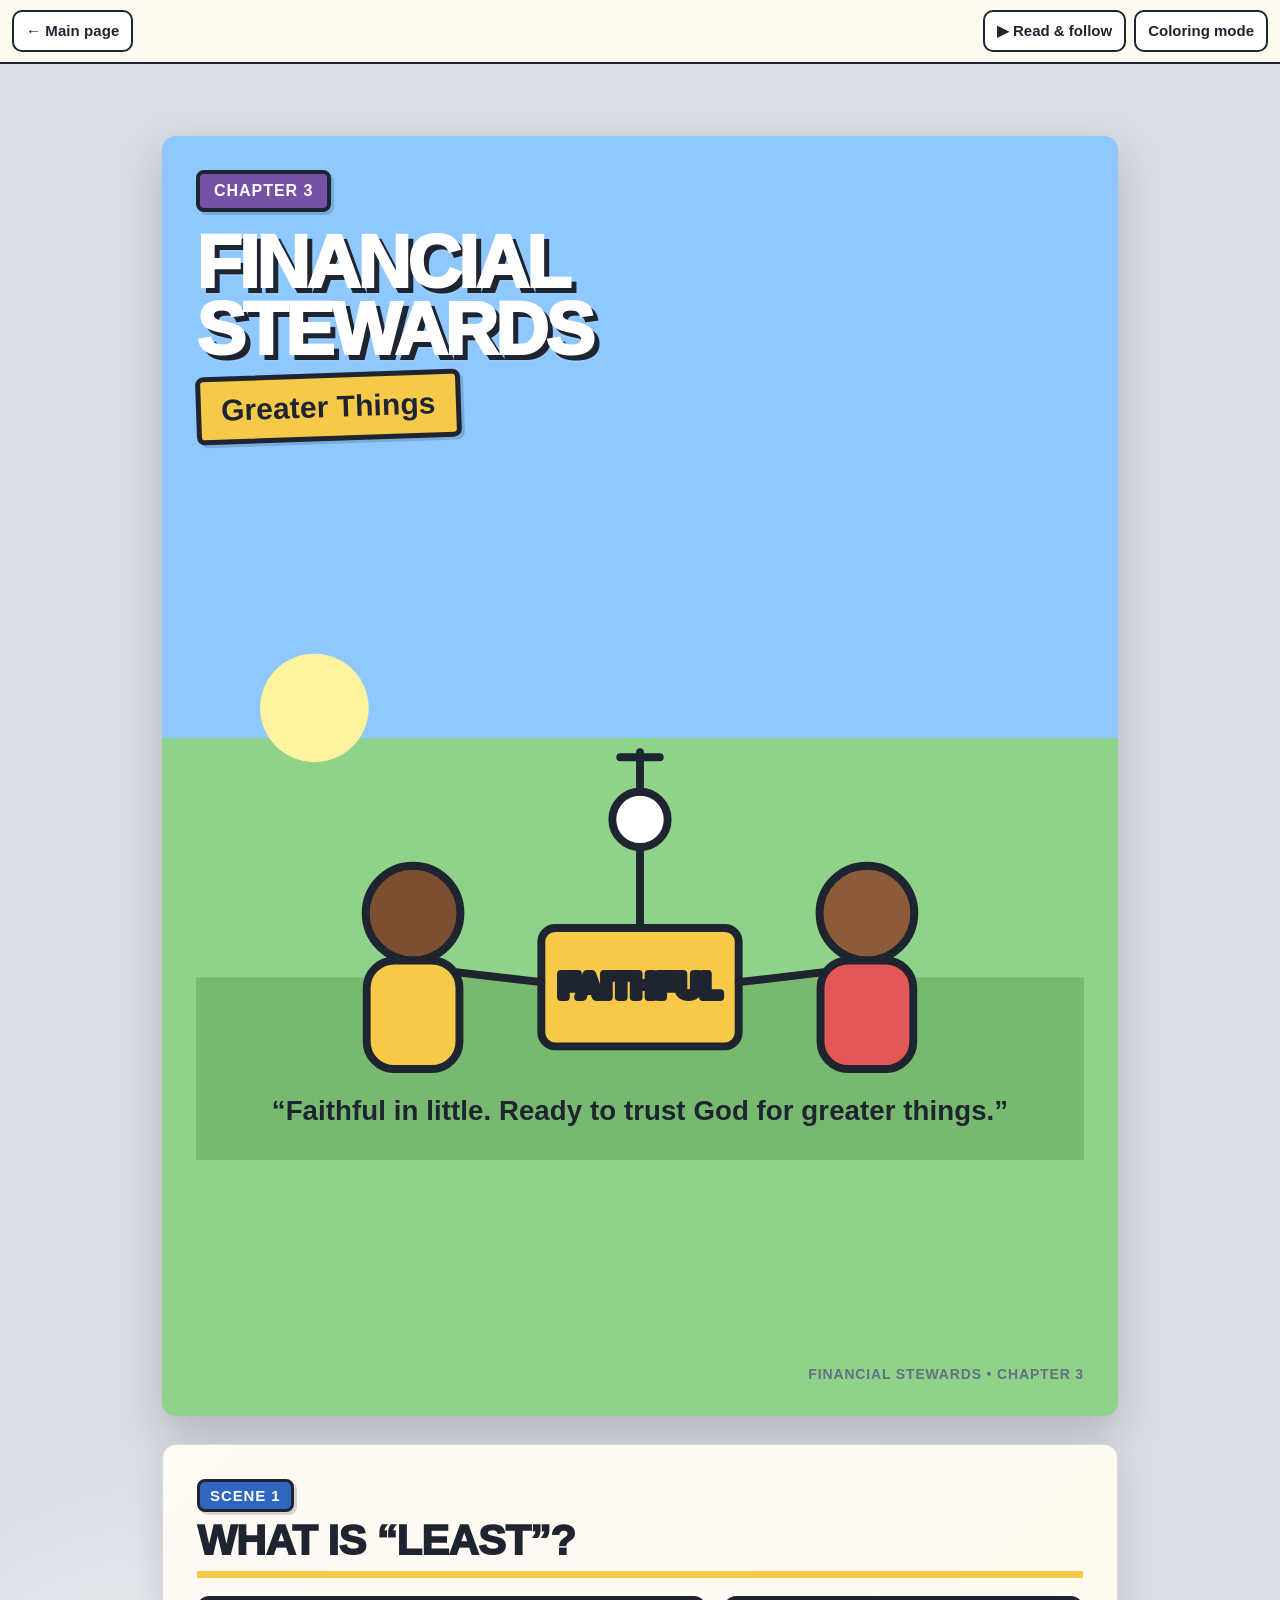
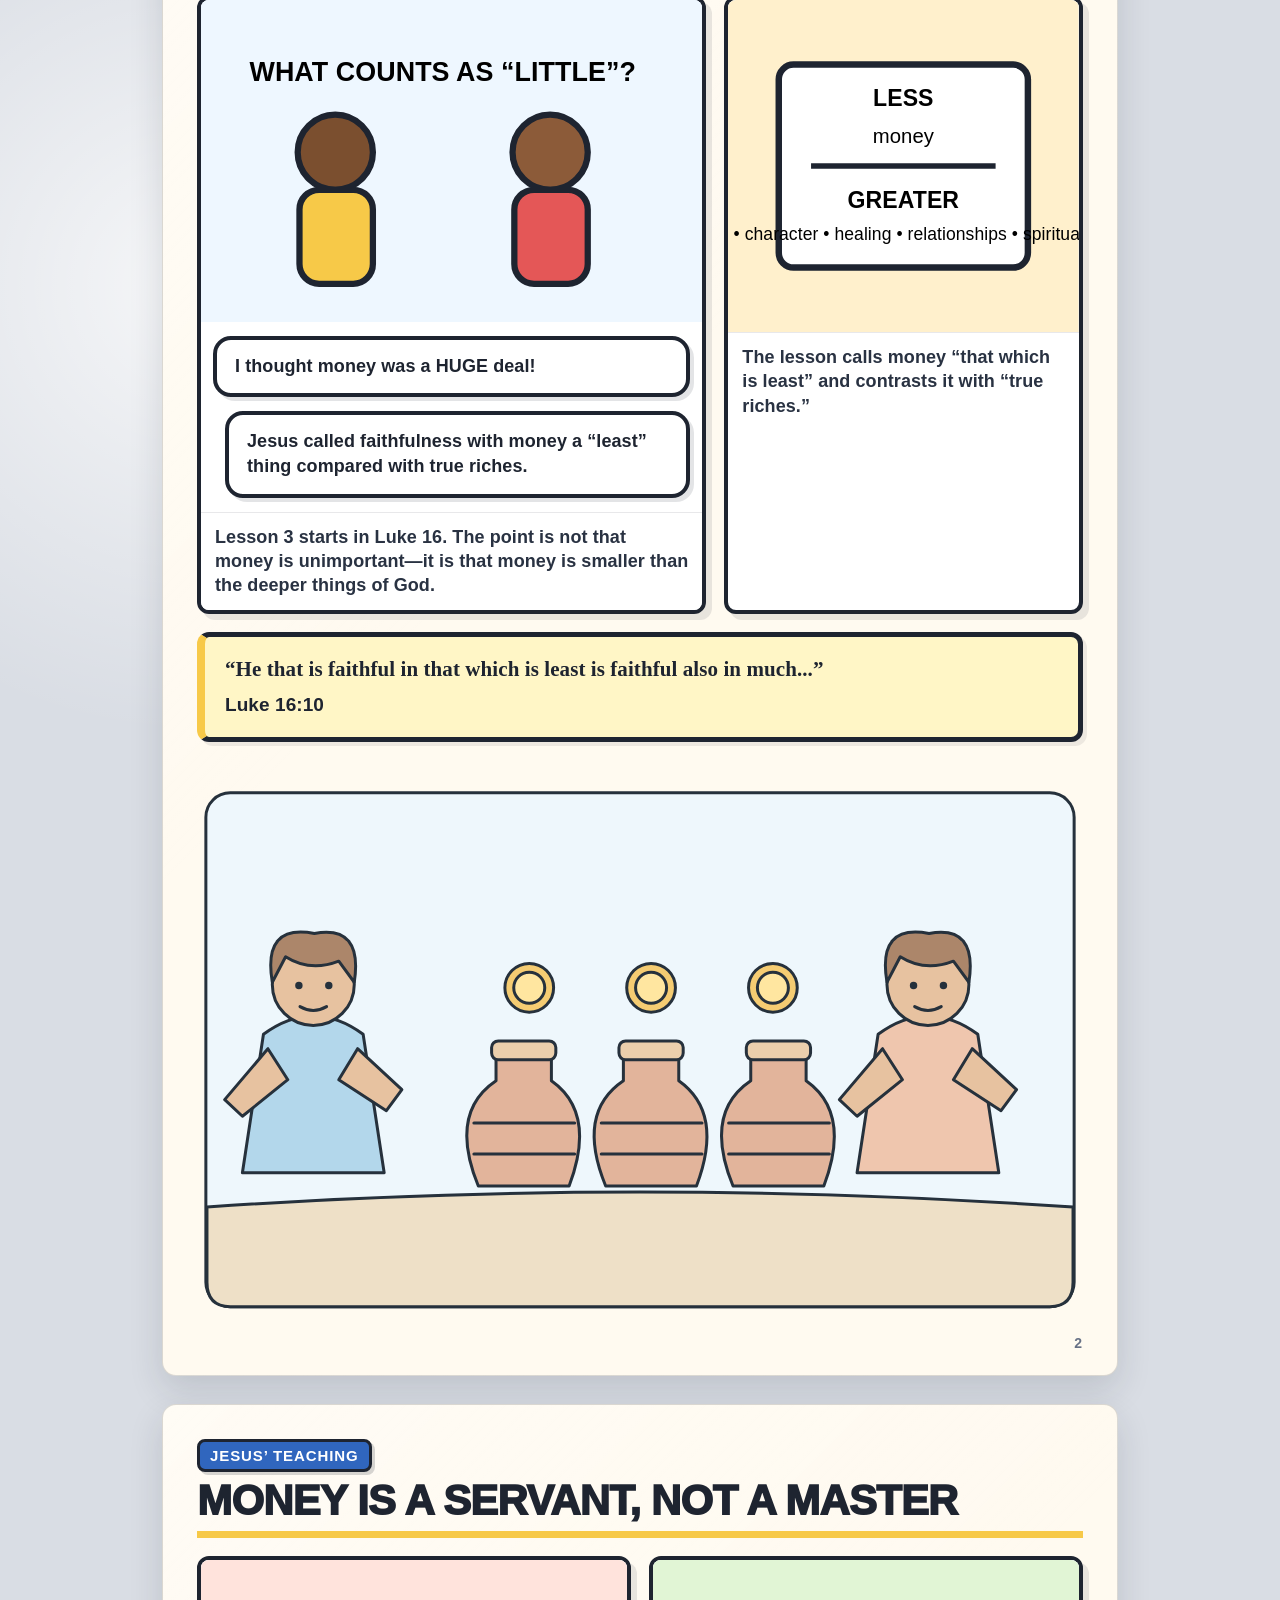
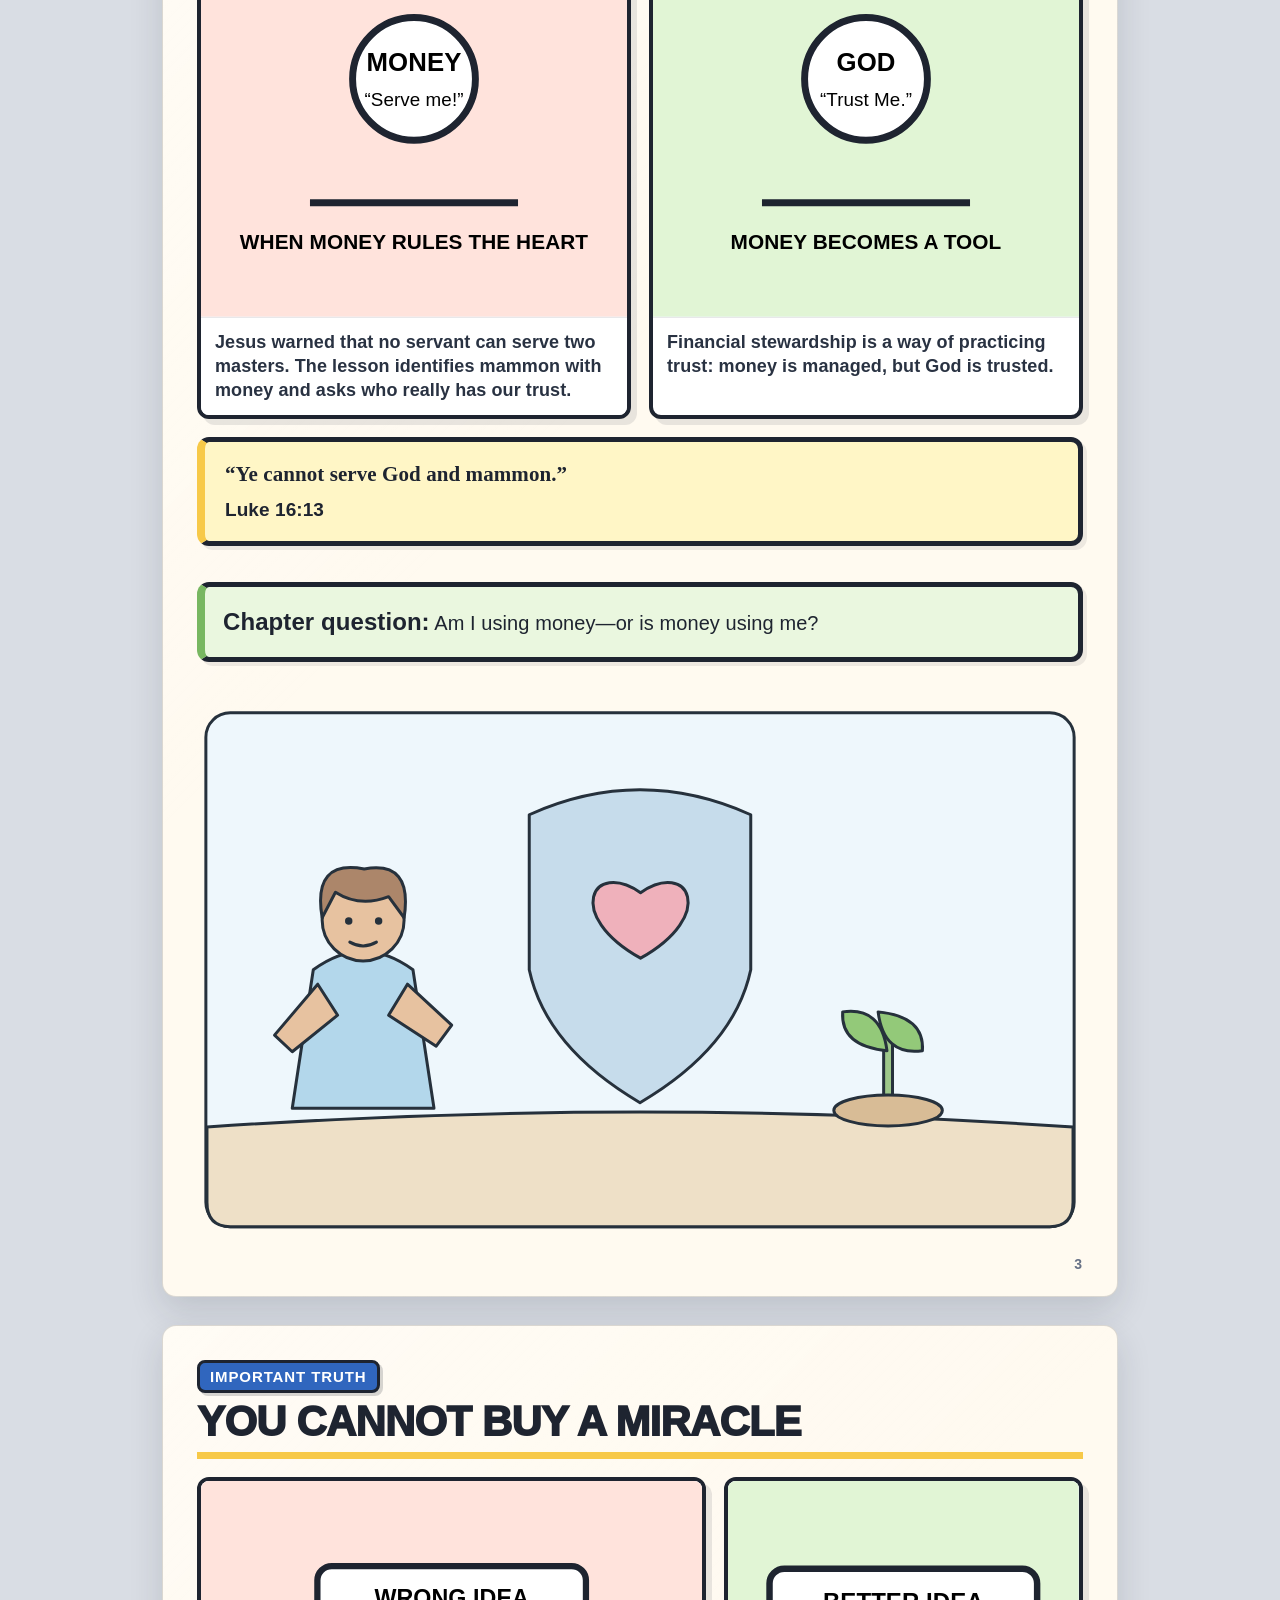
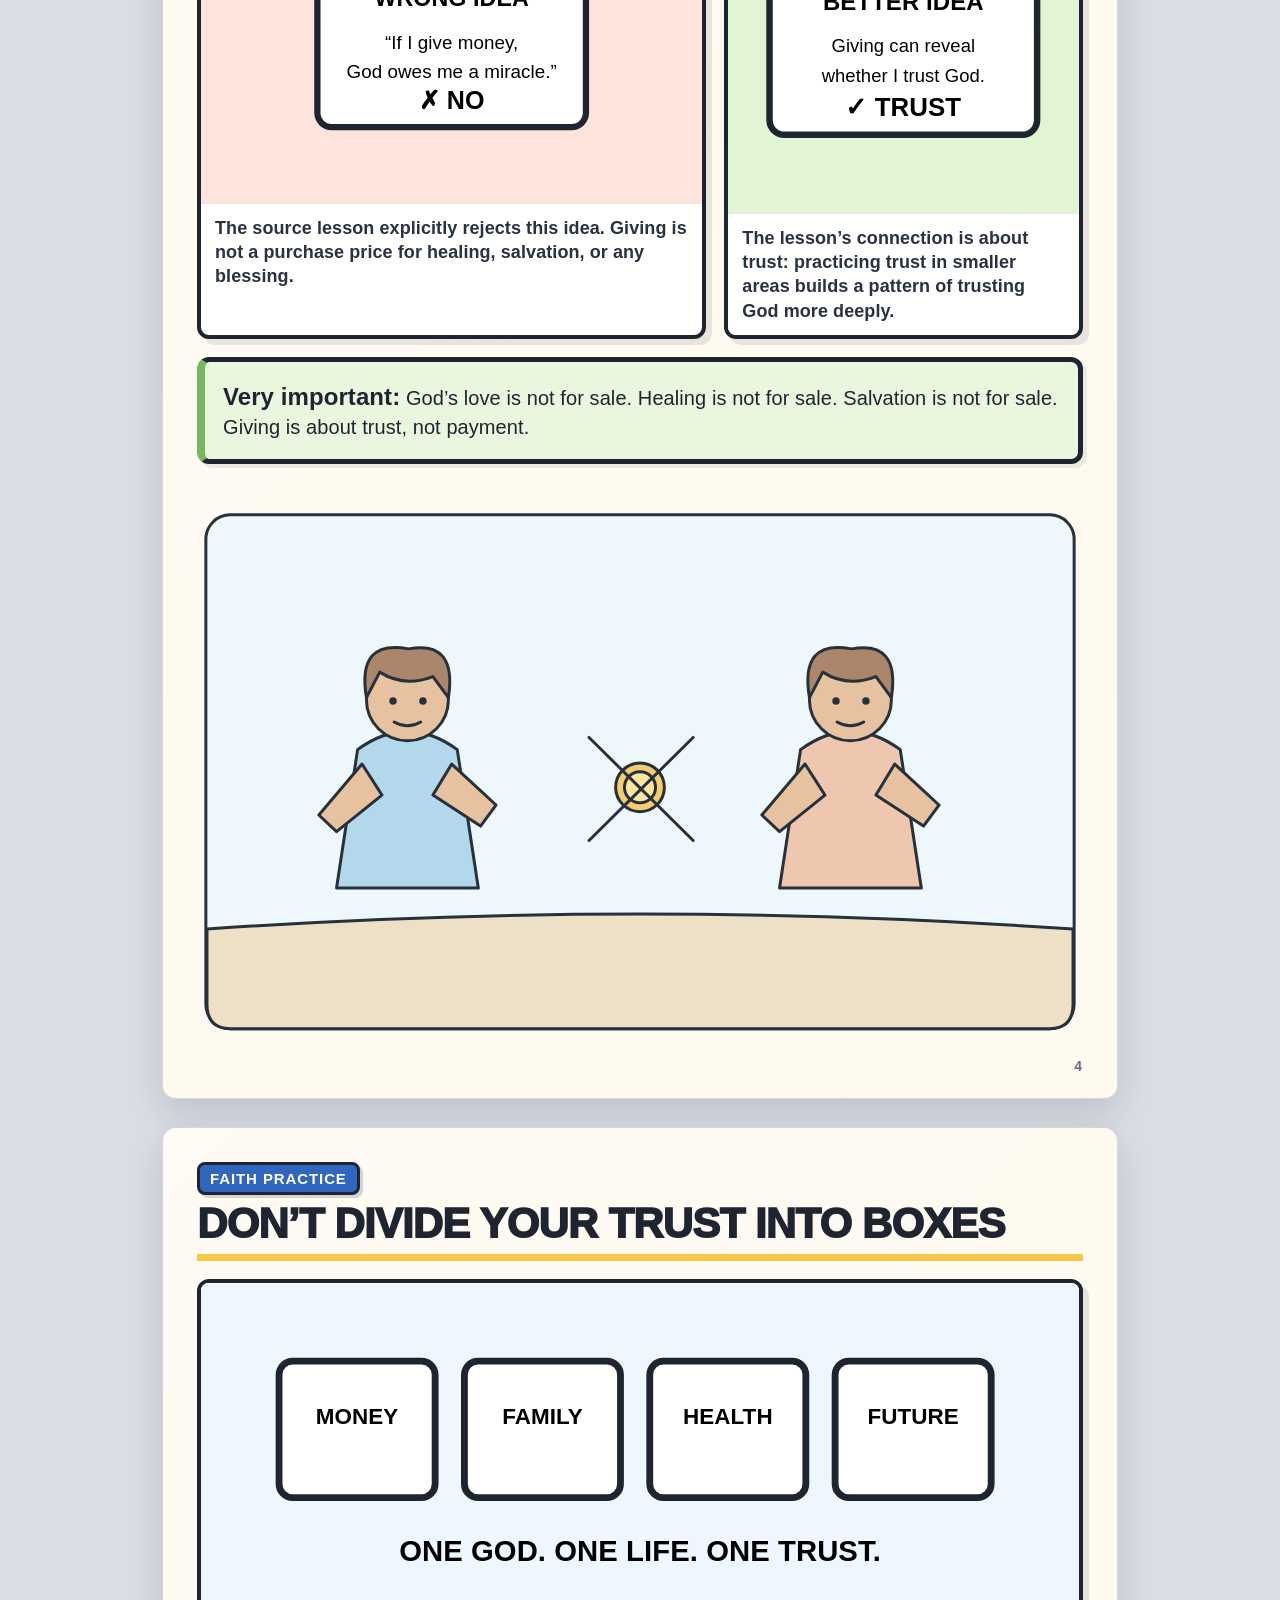
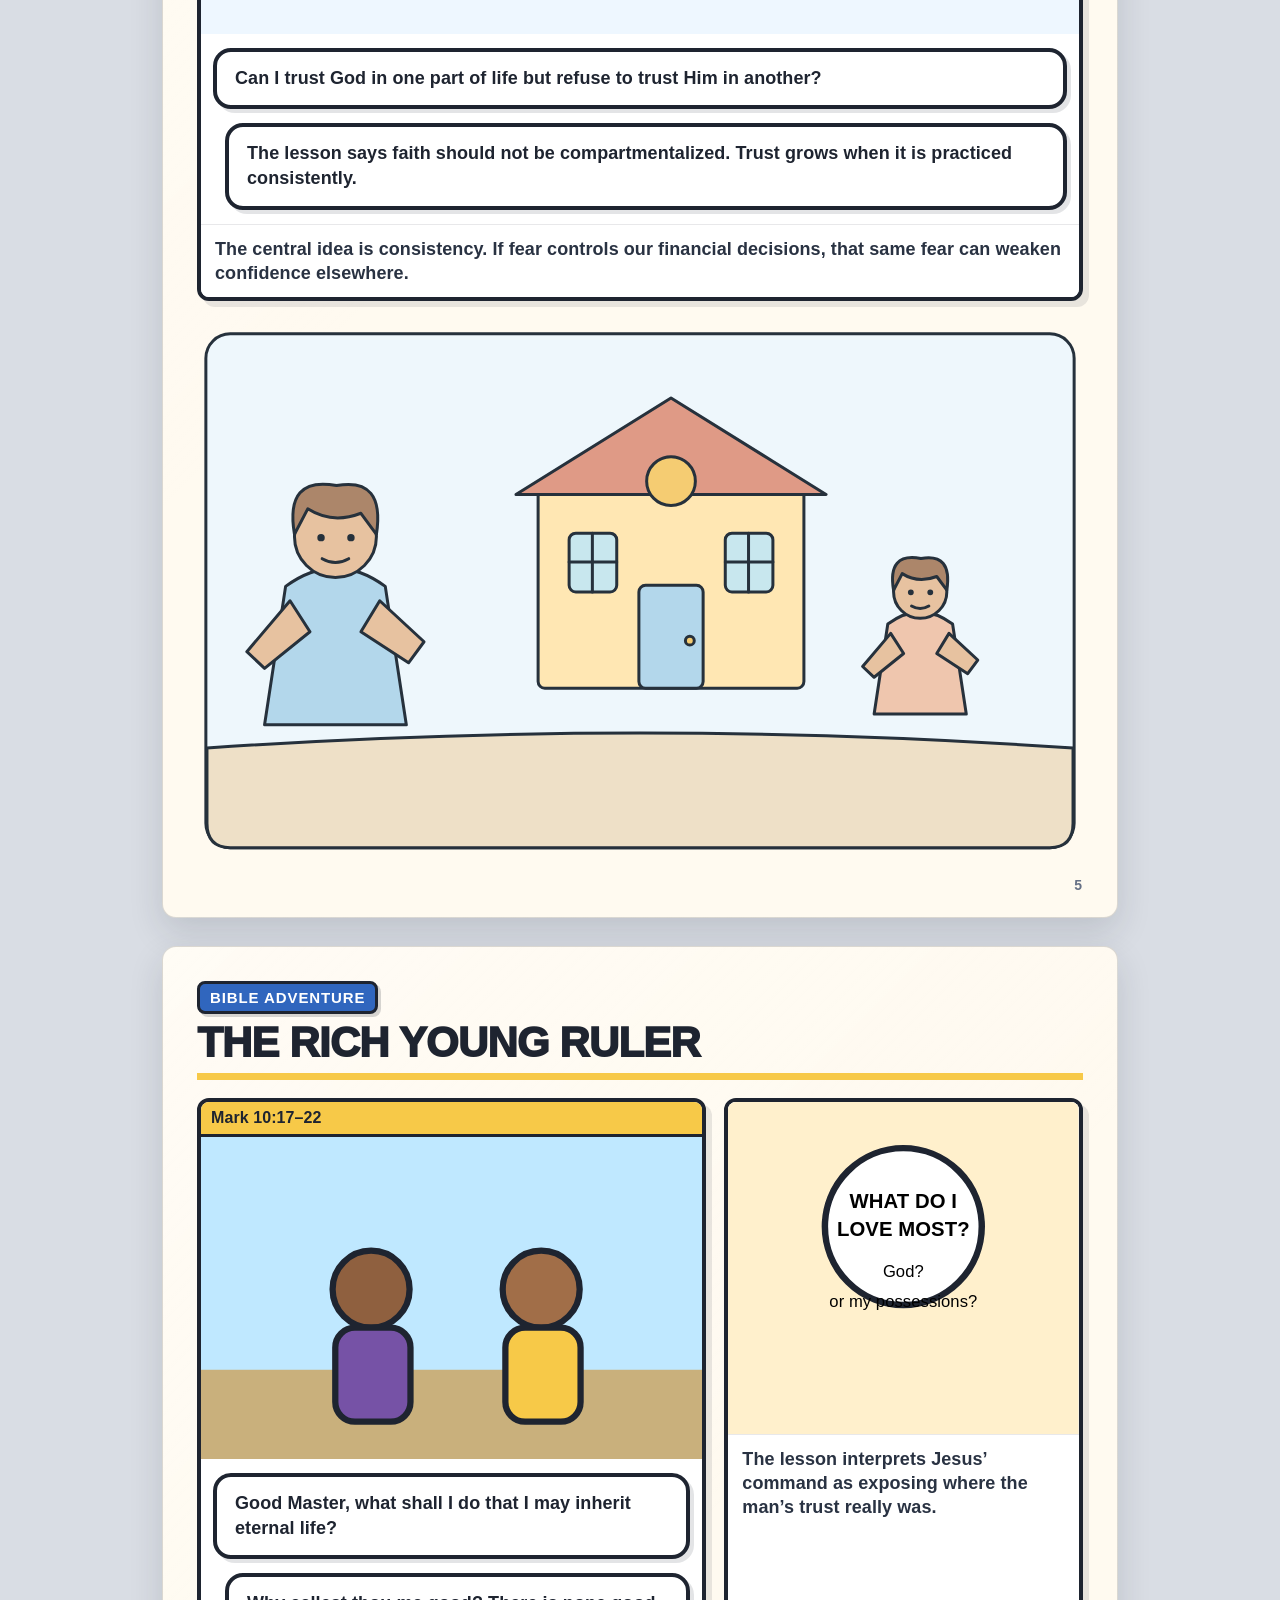
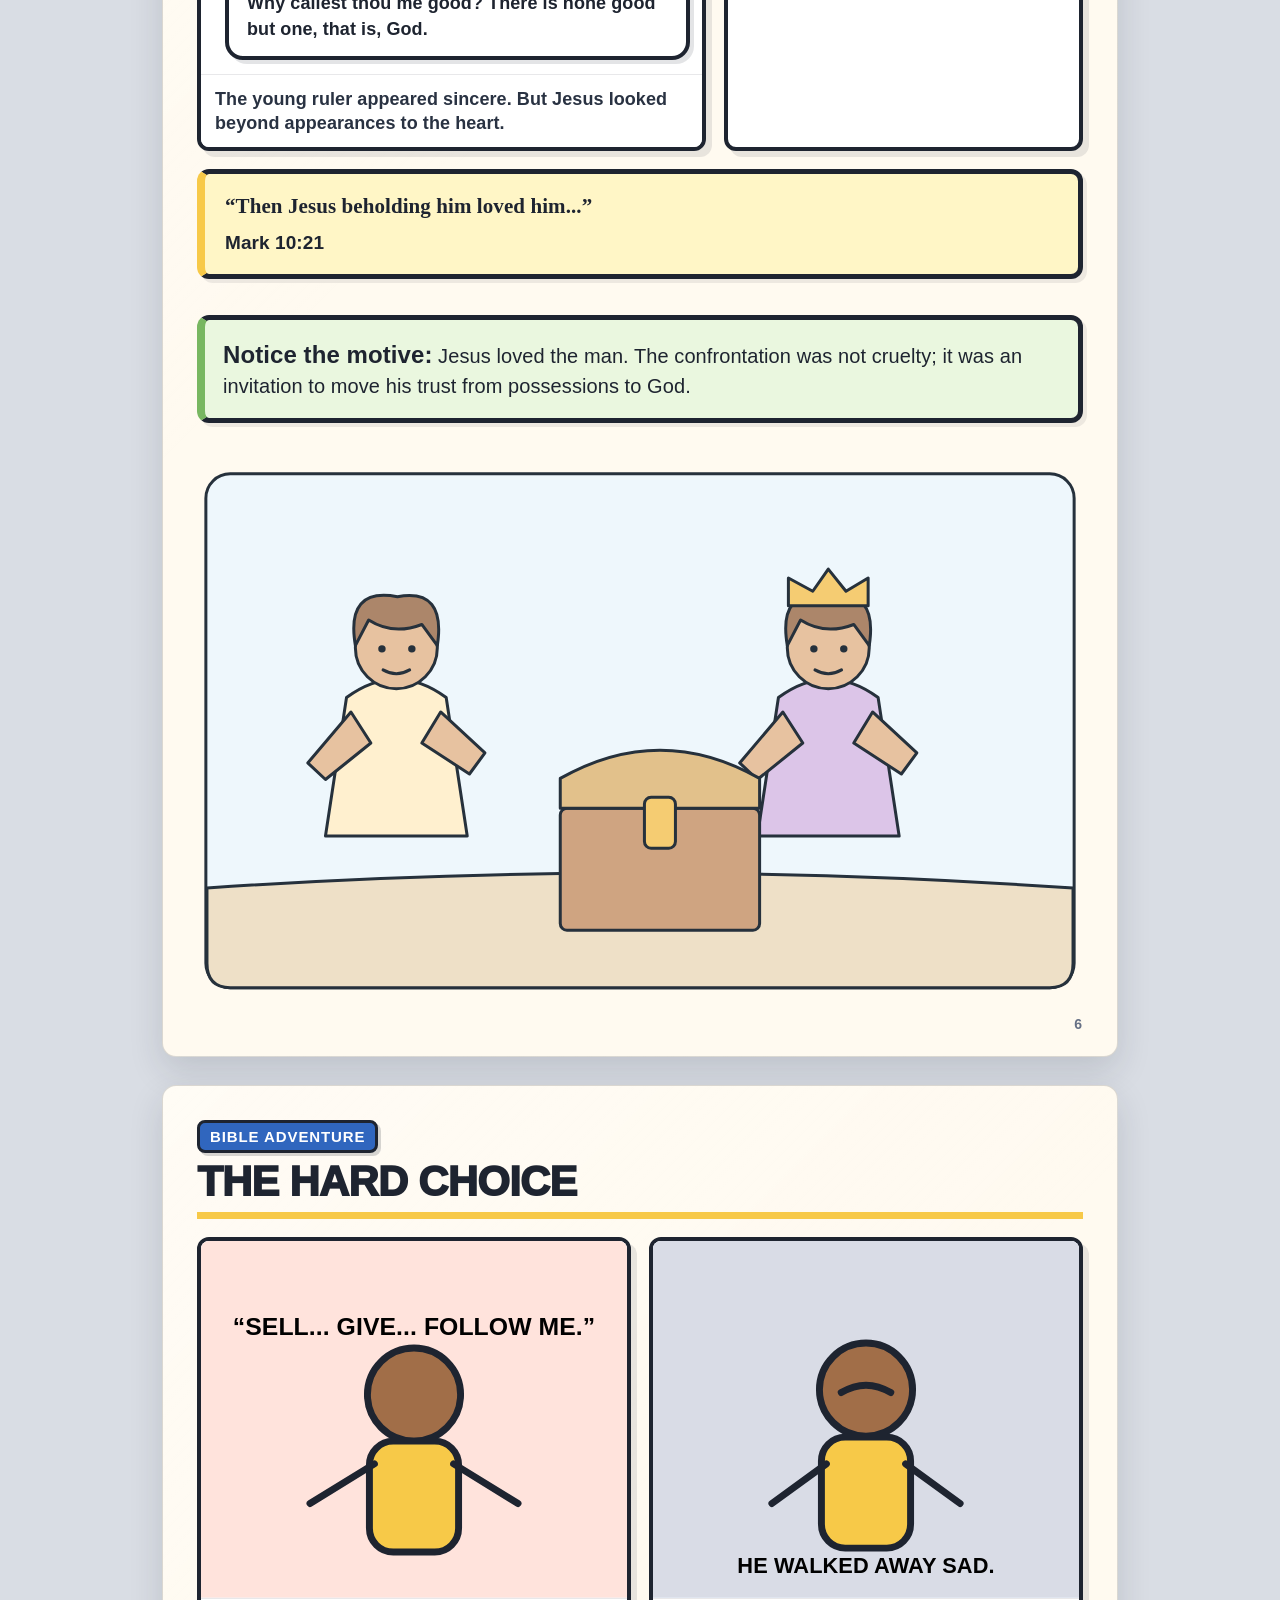
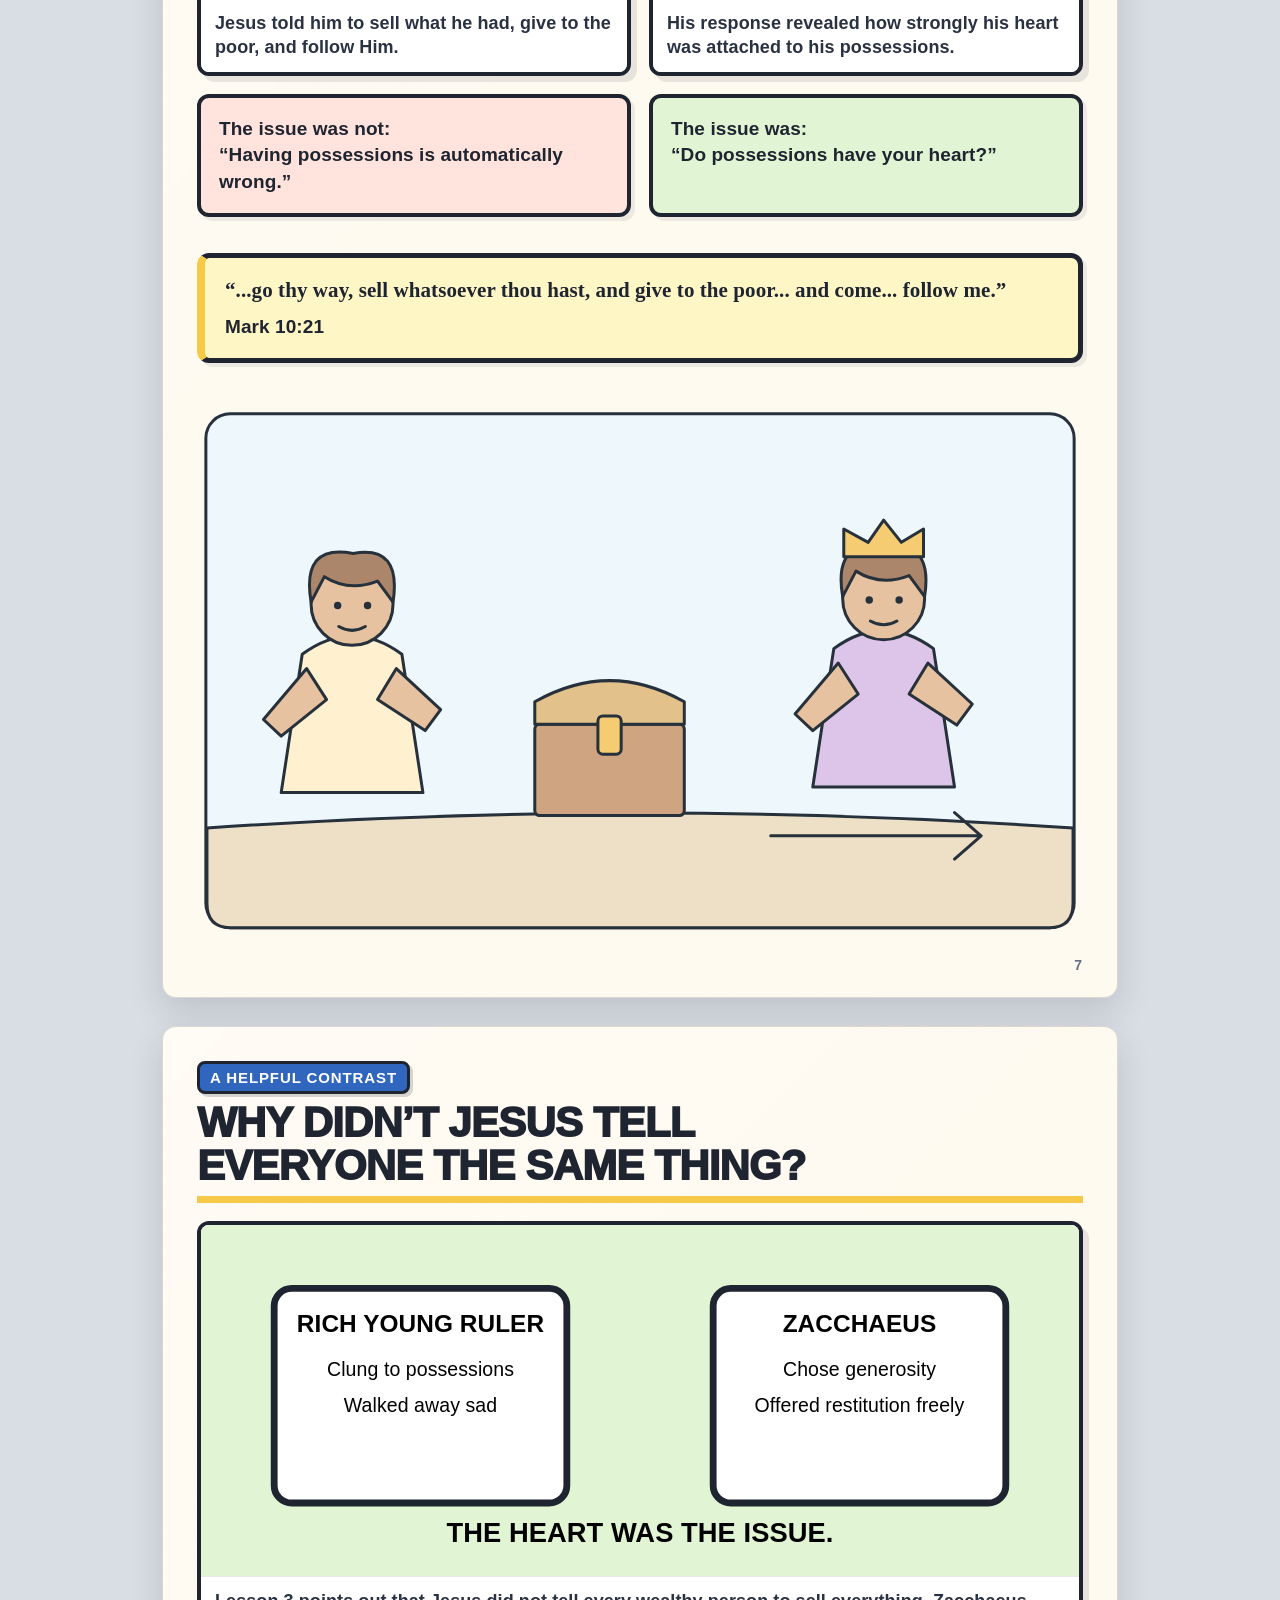
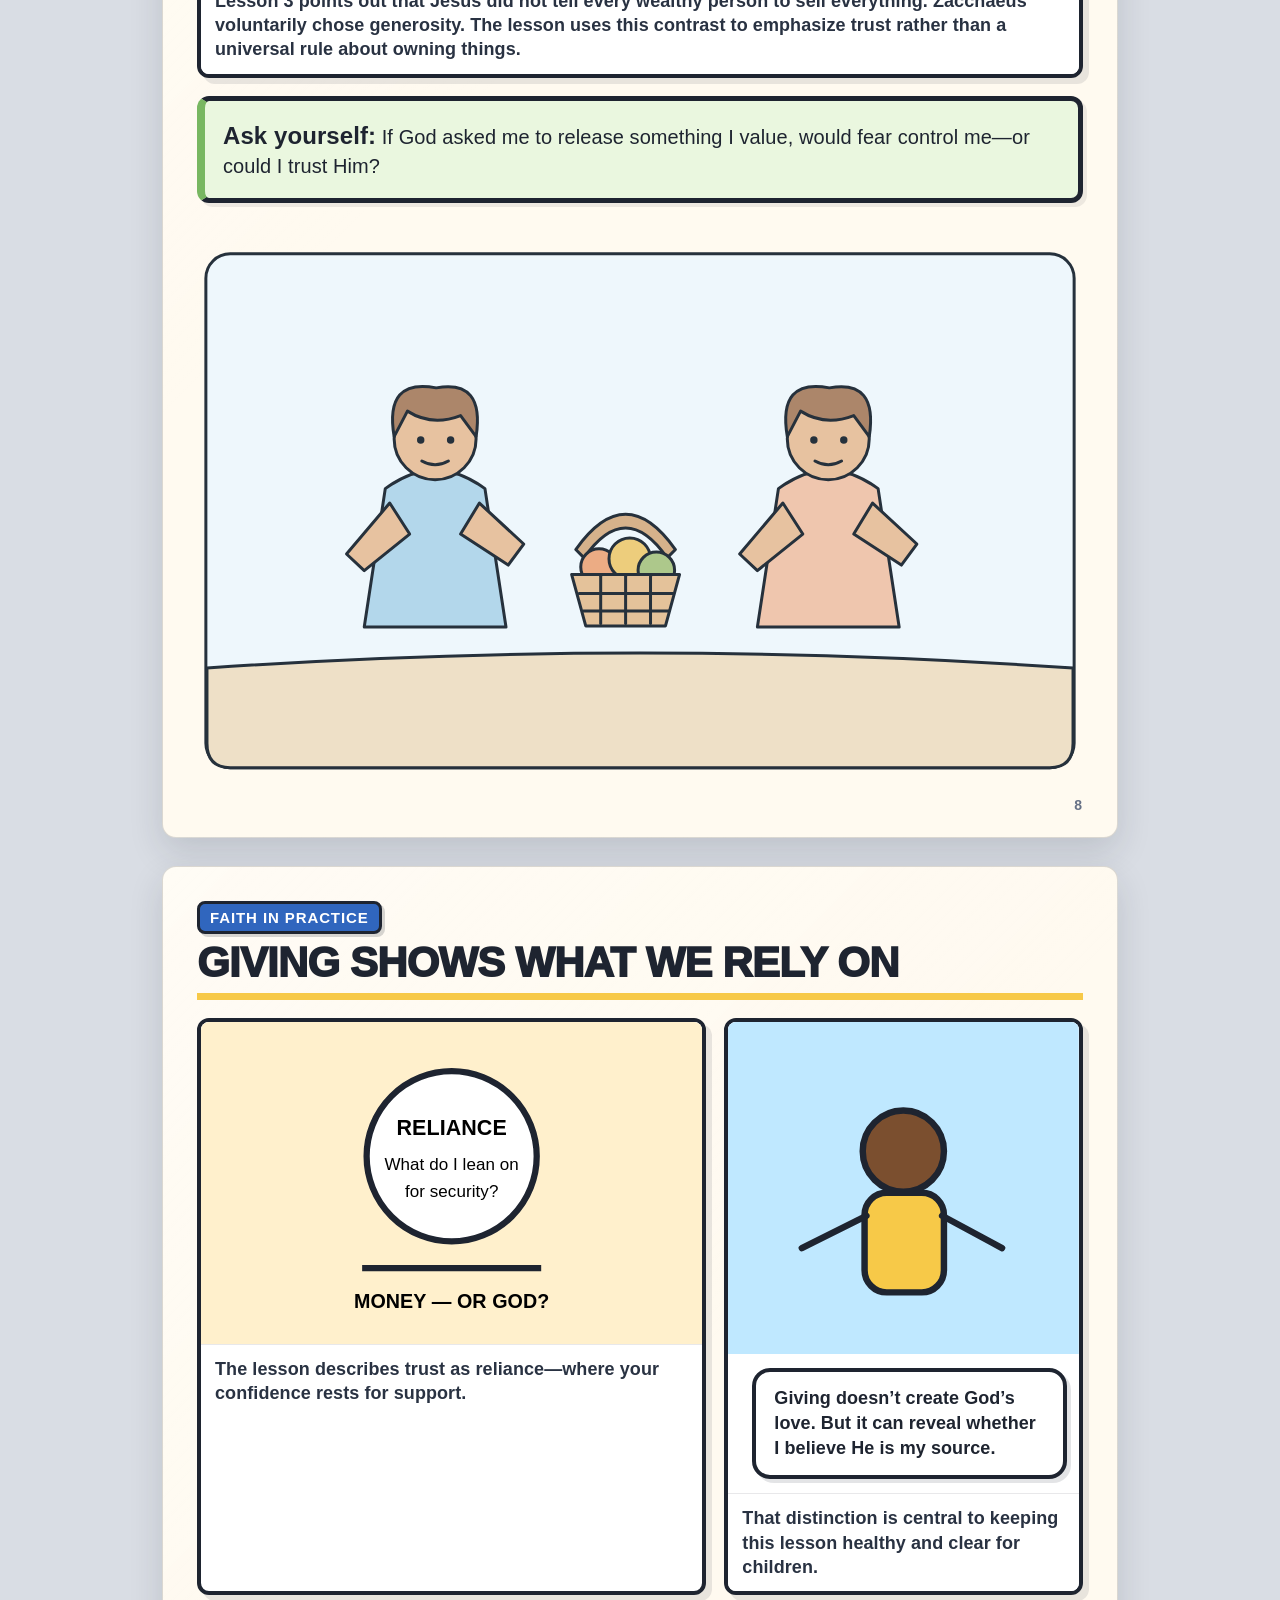
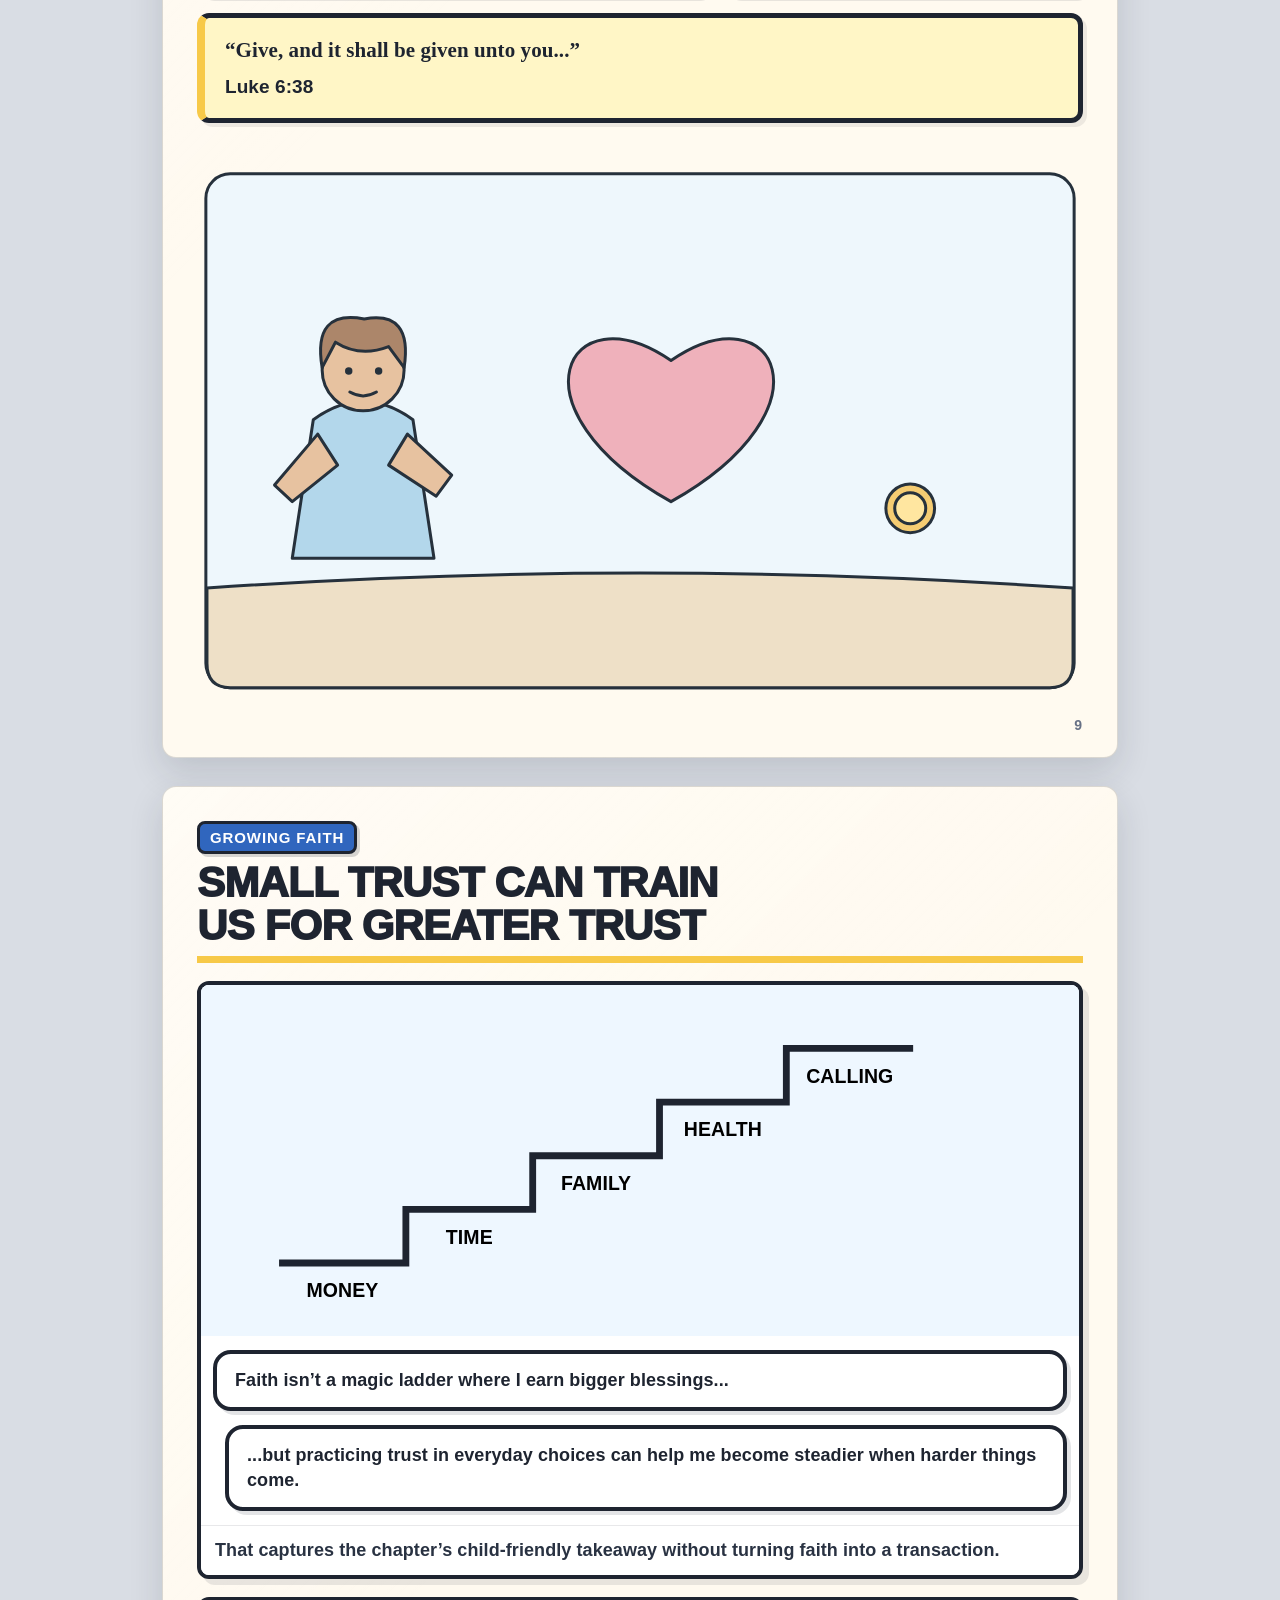
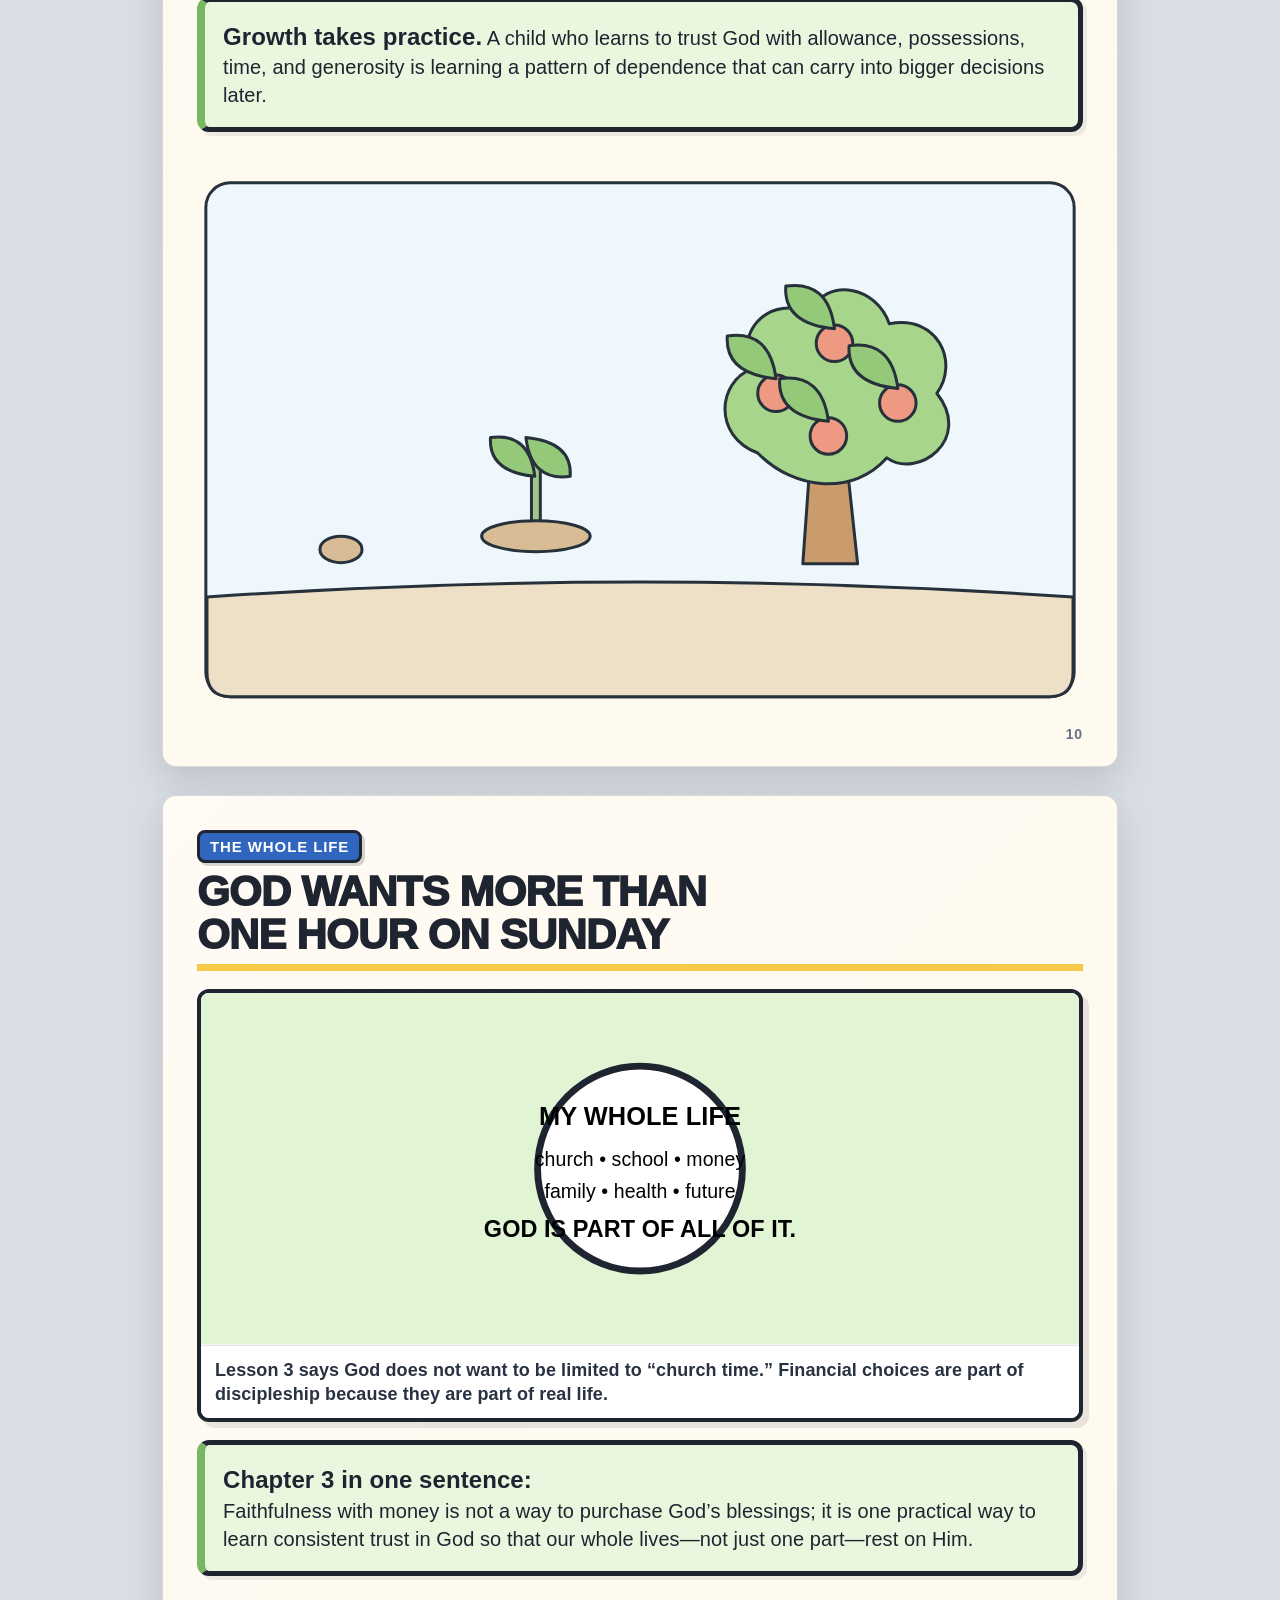
<file: financial_stewards_chapter_3.html>
<!DOCTYPE html>
<html lang="en">
<head>
<meta charset="UTF-8">
<meta name="viewport" content="width=device-width, initial-scale=1.0">
<title>Financial Stewards — Chapter 3: Greater Things</title>
<script src="financial-stewards-mode.js" defer></script>
<script src="financial-stewards-interactive.js" defer></script>
<style>
:root{
  --ink:#1e2430; --cream:#fffaf0; --gold:#f7c948; --sky:#bfe8ff; --green:#bfe3a5;
  --blue:#3066be; --red:#e45757; --purple:#7652a6; --tan:#f3dfbb; --soft:#f6f1e8;
}
*{box-sizing:border-box}
body{margin:0;background:#d9dde4;color:var(--ink);font-family:"Trebuchet MS","Arial Rounded MT Bold",Arial,sans-serif}
.book{max-width:980px;margin:0 auto;padding:24px}
.page{
  width:100%;min-height:1280px;background:var(--cream);margin:0 auto 28px;padding:34px;position:relative;
  box-shadow:0 8px 30px rgba(0,0,0,.18);overflow:hidden;page-break-after:always
}
.cover{background:linear-gradient(#8fc8ff 0 47%,#8fd28a 47% 100%);display:flex;flex-direction:column;justify-content:space-between}
.title{font-size:74px;line-height:.9;font-weight:1000;letter-spacing:-3px;text-transform:uppercase;color:#fff;text-shadow:5px 5px 0 var(--ink);margin:10px 0}
.subtitle{display:inline-block;background:var(--gold);border:5px solid var(--ink);padding:12px 20px;font-size:30px;font-weight:900;transform:rotate(-2deg)}
.chapter-label{display:inline-block;background:var(--purple);color:#fff;border:4px solid var(--ink);padding:8px 14px;font-weight:900;margin-bottom:8px}
.panel-grid{display:grid;grid-template-columns:repeat(12,1fr);gap:14px}
.panel{background:#fff;border:5px solid var(--ink);position:relative;overflow:hidden;min-height:260px;box-shadow:5px 5px 0 rgba(30,36,48,.12)}
.p12{grid-column:span 12}.p8{grid-column:span 8}.p7{grid-column:span 7}.p6{grid-column:span 6}.p5{grid-column:span 5}.p4{grid-column:span 4}
.art{height:230px;width:100%;display:block;background:#eef7ff}.tall .art{height:360px}
.caption{position:absolute;top:10px;left:10px;background:var(--gold);border:3px solid var(--ink);padding:7px 10px;font-weight:900;max-width:76%;z-index:4}
.narration{padding:12px 14px;font-size:18px;line-height:1.35;font-weight:700;background:#fff}
.bubble{position:absolute;background:#fff;border:4px solid var(--ink);border-radius:50%;padding:14px 18px;font-weight:900;font-size:18px;line-height:1.18;z-index:5;text-align:center}
.bubble:after{content:"";position:absolute;width:22px;height:22px;background:#fff;border-right:4px solid var(--ink);border-bottom:4px solid var(--ink);transform:rotate(45deg);bottom:-12px;left:36%}
.bubble.right:after{left:auto;right:28%}
.verse{background:#fff6c6;border:5px solid var(--ink);padding:18px 20px;font-family:Georgia,serif;font-size:21px;line-height:1.4;font-weight:700;margin:18px 0}
.verse strong{display:block;font-family:"Trebuchet MS",Arial,sans-serif;font-size:19px;margin-top:8px}
.lesson{background:#eaf7df;border:5px solid var(--ink);padding:18px;margin:18px 0;font-size:20px;line-height:1.4}
.lesson b{font-size:24px}
.page-title{font-size:42px;font-weight:1000;text-transform:uppercase;margin:0 0 18px;border-bottom:7px solid var(--gold);padding-bottom:8px}
.badge{display:inline-block;background:var(--blue);color:white;border:3px solid var(--ink);padding:5px 10px;font-size:15px;font-weight:900;text-transform:uppercase;margin-bottom:8px}
.challenge{background:#efe6ff;border:5px solid var(--ink);padding:22px;margin-top:18px}
.challenge h2{margin:0 0 10px;font-size:30px}
.q{background:#fff;border:3px dashed var(--ink);padding:12px;margin:10px 0;font-size:18px;font-weight:700}
.footer{position:absolute;bottom:12px;right:24px;font-weight:900;font-size:14px}
.center{text-align:center}.keyline{font-size:30px;font-weight:1000;text-align:center;margin:16px 0}
.sticker{background:var(--red);color:#fff;border:5px solid var(--ink);border-radius:50%;width:170px;height:170px;display:flex;align-items:center;justify-content:center;text-align:center;font-weight:1000;font-size:23px;transform:rotate(7deg);box-shadow:5px 5px 0 rgba(0,0,0,.18)}
.compare{display:flex;gap:18px;margin:18px 0}.compare>div{flex:1;border:5px solid var(--ink);padding:18px;font-size:19px;font-weight:800;line-height:1.4}
.warn{background:#ffe3dc}.good{background:#e1f5d5}
@media print{body{background:#fff}.book{padding:0}.page{box-shadow:none;margin:0;width:100%;min-height:100vh}}
</style>
<link rel="stylesheet" href="financial-stewards-refinement.css">
</head>
<body class="chapter-three">
<div class="book">

<section class="page cover">
  <div>
    <div class="chapter-label">CHAPTER 3</div>
    <div class="title">Financial<br>Stewards</div>
    <div class="subtitle">Greater Things</div>
  </div>
  <svg viewBox="0 0 900 540" width="100%">
    <rect y="355" width="900" height="185" fill="#77b96f"/>
    <circle cx="120" cy="82" r="55" fill="#fff3a0"/>
    <g stroke="#1e2430" stroke-width="8" stroke-linecap="round" stroke-linejoin="round">
      <rect x="350" y="305" width="200" height="120" rx="14" fill="#f7c948"/>
      <text x="450" y="375" text-anchor="middle" font-size="34" font-weight="900">FAITHFUL</text>
      <path d="M450 305V220"/>
      <circle cx="450" cy="195" r="28" fill="#fff"/>
      <path d="M450 167v-40M430 132h40"/>
      <circle cx="220" cy="290" r="48" fill="#7b4f2f"/><rect x="173" y="338" width="94" height="110" rx="28" fill="#f7c948"/>
      <circle cx="680" cy="290" r="48" fill="#8c5b39"/><rect x="633" y="338" width="94" height="110" rx="28" fill="#e45757"/>
      <path d="M265 350l85 10M635 350l-85 10"/>
    </g>
    <text x="450" y="500" text-anchor="middle" font-size="28" font-weight="900" fill="#1e2430">“Faithful in little. Ready to trust God for greater things.”</text>
  </svg>
  <div class="footer">FINANCIAL STEWARDS • CHAPTER 3</div>
</section>

<section class="page">
  <div class="badge">Scene 1</div>
  <h1 class="page-title">What Is “Least”?</h1>
  <div class="panel-grid">
    <div class="panel p7 tall">
      <svg class="art" viewBox="0 0 560 360">
        <rect width="560" height="360" fill="#eef7ff"/>
        <g stroke="#1e2430" stroke-width="7" stroke-linecap="round">
          <circle cx="150" cy="170" r="42" fill="#7b4f2f"/><rect x="110" y="212" width="82" height="105" rx="22" fill="#f7c948"/>
          <circle cx="390" cy="170" r="42" fill="#8c5b39"/><rect x="350" y="212" width="82" height="105" rx="22" fill="#e45757"/>
        </g>
        <text x="270" y="90" text-anchor="middle" font-size="30" font-weight="900">WHAT COUNTS AS “LITTLE”?</text>
      </svg>
      <div class="bubble" style="top:145px;left:20px;width:210px;">I thought money was a HUGE deal!</div>
      <div class="bubble right" style="top:145px;right:16px;width:210px;">Jesus called faithfulness with money a “least” thing compared with true riches.</div>
      <div class="narration">Lesson 3 starts in Luke 16. The point is not that money is unimportant—it is that money is smaller than the deeper things of God.</div>
    </div>

    <div class="panel p5 tall">
      <svg class="art" viewBox="0 0 380 360">
        <rect width="380" height="360" fill="#fff0cc"/>
        <rect x="55" y="70" width="270" height="220" rx="16" fill="#fff" stroke="#1e2430" stroke-width="7"/>
        <text x="190" y="115" text-anchor="middle" font-size="25" font-weight="900">LESS</text>
        <text x="190" y="155" text-anchor="middle" font-size="22">money</text>
        <path d="M90 180h200" stroke="#1e2430" stroke-width="6"/>
        <text x="190" y="225" text-anchor="middle" font-size="25" font-weight="900">GREATER</text>
        <text x="190" y="260" text-anchor="middle" font-size="19">faith • character • healing • relationships • spiritual life</text>
      </svg>
      <div class="narration">The lesson calls money “that which is least” and contrasts it with “true riches.”</div>
    </div>
  </div>
  <div class="verse">“He that is faithful in that which is least is faithful also in much...” <strong>Luke 16:10</strong></div>
  <div class="footer">2</div>
</section>

<section class="page">
  <div class="badge">Jesus’ Teaching</div>
  <h1 class="page-title">Money Is a Servant, Not a Master</h1>
  <div class="panel-grid">
    <div class="panel p6 tall">
      <svg class="art" viewBox="0 0 430 360">
        <rect width="430" height="360" fill="#ffe3dc"/>
        <circle cx="215" cy="120" r="62" fill="#fff" stroke="#1e2430" stroke-width="7"/>
        <text x="215" y="112" text-anchor="middle" font-size="26" font-weight="900">MONEY</text>
        <text x="215" y="147" text-anchor="middle" font-size="19">“Serve me!”</text>
        <path d="M110 245h210" stroke="#1e2430" stroke-width="7"/>
        <text x="215" y="292" text-anchor="middle" font-size="21" font-weight="900">WHEN MONEY RULES THE HEART</text>
      </svg>
      <div class="narration">Jesus warned that no servant can serve two masters. The lesson identifies mammon with money and asks who really has our trust.</div>
    </div>
    <div class="panel p6 tall">
      <svg class="art" viewBox="0 0 430 360">
        <rect width="430" height="360" fill="#e1f5d5"/>
        <circle cx="215" cy="120" r="62" fill="#fff" stroke="#1e2430" stroke-width="7"/>
        <text x="215" y="112" text-anchor="middle" font-size="26" font-weight="900">GOD</text>
        <text x="215" y="147" text-anchor="middle" font-size="19">“Trust Me.”</text>
        <path d="M110 245h210" stroke="#1e2430" stroke-width="7"/>
        <text x="215" y="292" text-anchor="middle" font-size="21" font-weight="900">MONEY BECOMES A TOOL</text>
      </svg>
      <div class="narration">Financial stewardship is a way of practicing trust: money is managed, but God is trusted.</div>
    </div>
  </div>

  <div class="verse">“Ye cannot serve God and mammon.” <strong>Luke 16:13</strong></div>
  <div class="lesson"><b>Chapter question:</b> Am I using money—or is money using me?</div>
  <div class="footer">3</div>
</section>

<section class="page">
  <div class="badge">Important Truth</div>
  <h1 class="page-title">You Cannot Buy a Miracle</h1>
  <div class="panel-grid">
    <div class="panel p7 tall">
      <svg class="art" viewBox="0 0 560 360">
        <rect width="560" height="360" fill="#ffe3dc"/>
        <rect x="130" y="95" width="300" height="180" rx="16" fill="#fff" stroke="#1e2430" stroke-width="7"/>
        <text x="280" y="140" text-anchor="middle" font-size="26" font-weight="900">WRONG IDEA</text>
        <text x="280" y="188" text-anchor="middle" font-size="21">“If I give money,</text>
        <text x="280" y="220" text-anchor="middle" font-size="21">God owes me a miracle.”</text>
        <text x="280" y="255" text-anchor="middle" font-size="28" font-weight="900">✗ NO</text>
      </svg>
      <div class="narration">The source lesson explicitly rejects this idea. Giving is not a purchase price for healing, salvation, or any blessing.</div>
    </div>
    <div class="panel p5 tall">
      <svg class="art" viewBox="0 0 380 360">
        <rect width="380" height="360" fill="#e1f5d5"/>
        <rect x="45" y="95" width="290" height="180" rx="16" fill="#fff" stroke="#1e2430" stroke-width="7"/>
        <text x="190" y="140" text-anchor="middle" font-size="26" font-weight="900">BETTER IDEA</text>
        <text x="190" y="185" text-anchor="middle" font-size="20">Giving can reveal</text>
        <text x="190" y="218" text-anchor="middle" font-size="20">whether I trust God.</text>
        <text x="190" y="255" text-anchor="middle" font-size="28" font-weight="900">✓ TRUST</text>
      </svg>
      <div class="narration">The lesson’s connection is about trust: practicing trust in smaller areas builds a pattern of trusting God more deeply.</div>
    </div>
  </div>
  <div class="lesson"><b>Very important:</b> God’s love is not for sale. Healing is not for sale. Salvation is not for sale. Giving is about trust, not payment.</div>
  <div class="footer">4</div>
</section>

<section class="page">
  <div class="badge">Faith Practice</div>
  <h1 class="page-title">Don’t Divide Your Trust Into Boxes</h1>
  <div class="panel-grid">
    <div class="panel p12 tall">
      <svg class="art" viewBox="0 0 900 360">
        <rect width="900" height="360" fill="#eef7ff"/>
        <rect x="80" y="80" width="160" height="140" rx="14" fill="#fff" stroke="#1e2430" stroke-width="7"/>
        <rect x="270" y="80" width="160" height="140" rx="14" fill="#fff" stroke="#1e2430" stroke-width="7"/>
        <rect x="460" y="80" width="160" height="140" rx="14" fill="#fff" stroke="#1e2430" stroke-width="7"/>
        <rect x="650" y="80" width="160" height="140" rx="14" fill="#fff" stroke="#1e2430" stroke-width="7"/>
        <text x="160" y="145" text-anchor="middle" font-size="23" font-weight="900">MONEY</text>
        <text x="350" y="145" text-anchor="middle" font-size="23" font-weight="900">FAMILY</text>
        <text x="540" y="145" text-anchor="middle" font-size="23" font-weight="900">HEALTH</text>
        <text x="730" y="145" text-anchor="middle" font-size="23" font-weight="900">FUTURE</text>
        <text x="450" y="285" text-anchor="middle" font-size="30" font-weight="900">ONE GOD. ONE LIFE. ONE TRUST.</text>
      </svg>
      <div class="bubble" style="top:210px;left:55px;width:240px;">Can I trust God in one part of life but refuse to trust Him in another?</div>
      <div class="bubble right" style="top:210px;right:52px;width:260px;">The lesson says faith should not be compartmentalized. Trust grows when it is practiced consistently.</div>
      <div class="narration">The central idea is consistency. If fear controls our financial decisions, that same fear can weaken confidence elsewhere.</div>
    </div>
  </div>
  <div class="footer">5</div>
</section>

<section class="page print-dense-lesson">
  <div class="badge">Bible Adventure</div>
  <h1 class="page-title">The Rich Young Ruler</h1>
  <div class="panel-grid">
    <div class="panel p7 tall">
      <div class="caption">Mark 10:17–22</div>
      <svg class="art" viewBox="0 0 560 360">
        <rect width="560" height="360" fill="#bfe8ff"/>
        <rect y="260" width="560" height="100" fill="#c9b07c"/>
        <g stroke="#1e2430" stroke-width="7" stroke-linecap="round">
          <circle cx="190" cy="170" r="43" fill="#8f603f"/><rect x="150" y="213" width="84" height="105" rx="22" fill="#7652a6"/>
          <circle cx="380" cy="170" r="43" fill="#a16e48"/><rect x="340" y="213" width="84" height="105" rx="22" fill="#f7c948"/>
        </g>
      </svg>
      <div class="bubble" style="top:52px;left:20px;width:230px;">Good Master, what shall I do that I may inherit eternal life?</div>
      <div class="bubble right" style="top:55px;right:16px;width:220px;">Why callest thou me good? There is none good but one, that is, God.</div>
      <div class="narration">The young ruler appeared sincere. But Jesus looked beyond appearances to the heart.</div>
    </div>

    <div class="panel p5 tall">
      <svg class="art" viewBox="0 0 380 360">
        <rect width="380" height="360" fill="#fff0cc"/>
        <circle cx="190" cy="135" r="85" fill="#fff" stroke="#1e2430" stroke-width="7"/>
        <text x="190" y="115" text-anchor="middle" font-size="22" font-weight="900">WHAT DO I</text>
        <text x="190" y="145" text-anchor="middle" font-size="22" font-weight="900">LOVE MOST?</text>
        <text x="190" y="190" text-anchor="middle" font-size="18">God?</text>
        <text x="190" y="222" text-anchor="middle" font-size="18">or my possessions?</text>
      </svg>
      <div class="narration">The lesson interprets Jesus’ command as exposing where the man’s trust really was.</div>
    </div>
  </div>

  <div class="verse">“Then Jesus beholding him loved him...” <strong>Mark 10:21</strong></div>
  <div class="lesson"><b>Notice the motive:</b> Jesus loved the man. The confrontation was not cruelty; it was an invitation to move his trust from possessions to God.</div>
  <div class="footer">6</div>
</section>

<section class="page">
  <div class="badge">Bible Adventure</div>
  <h1 class="page-title">The Hard Choice</h1>
  <div class="panel-grid">
    <div class="panel p6 tall">
      <svg class="art" viewBox="0 0 430 360">
        <rect width="430" height="360" fill="#ffe3dc"/>
        <g stroke="#1e2430" stroke-width="7" stroke-linecap="round">
          <circle cx="215" cy="155" r="47" fill="#a16e48"/>
          <rect x="170" y="202" width="90" height="112" rx="24" fill="#f7c948"/>
          <path d="M175 225l-65 40M255 225l65 40"/>
        </g>
        <text x="215" y="95" text-anchor="middle" font-size="25" font-weight="900">“SELL... GIVE... FOLLOW ME.”</text>
      </svg>
      <div class="narration">Jesus told him to sell what he had, give to the poor, and follow Him.</div>
    </div>

    <div class="panel p6 tall">
      <svg class="art" viewBox="0 0 430 360">
        <rect width="430" height="360" fill="#d9dce6"/>
        <g stroke="#1e2430" stroke-width="7" stroke-linecap="round">
          <circle cx="215" cy="150" r="47" fill="#a16e48"/>
          <path d="M190 153q25-15 50 0" fill="none"/>
          <rect x="170" y="198" width="90" height="112" rx="24" fill="#f7c948"/>
          <path d="M175 225l-55 40M255 225l55 40"/>
        </g>
        <text x="215" y="335" text-anchor="middle" font-size="22" font-weight="900">HE WALKED AWAY SAD.</text>
      </svg>
      <div class="narration">His response revealed how strongly his heart was attached to his possessions.</div>
    </div>
  </div>

  <div class="compare">
    <div class="warn"><b>The issue was not:</b><br>“Having possessions is automatically wrong.”</div>
    <div class="good"><b>The issue was:</b><br>“Do possessions have your heart?”</div>
  </div>

  <div class="verse">“...go thy way, sell whatsoever thou hast, and give to the poor... and come... follow me.” <strong>Mark 10:21</strong></div>
  <div class="footer">7</div>
</section>

<section class="page">
  <div class="badge">A Helpful Contrast</div>
  <h1 class="page-title">Why Didn’t Jesus Tell Everyone the Same Thing?</h1>
  <div class="panel-grid">
    <div class="panel p12 tall">
      <svg class="art" viewBox="0 0 900 360">
        <rect width="900" height="360" fill="#e1f5d5"/>
        <rect x="75" y="65" width="300" height="220" rx="18" fill="#fff" stroke="#1e2430" stroke-width="7"/>
        <rect x="525" y="65" width="300" height="220" rx="18" fill="#fff" stroke="#1e2430" stroke-width="7"/>
        <text x="225" y="110" text-anchor="middle" font-size="25" font-weight="900">RICH YOUNG RULER</text>
        <text x="225" y="155" text-anchor="middle" font-size="20">Clung to possessions</text>
        <text x="225" y="192" text-anchor="middle" font-size="20">Walked away sad</text>
        <text x="675" y="110" text-anchor="middle" font-size="25" font-weight="900">ZACCHAEUS</text>
        <text x="675" y="155" text-anchor="middle" font-size="20">Chose generosity</text>
        <text x="675" y="192" text-anchor="middle" font-size="20">Offered restitution freely</text>
        <text x="450" y="325" text-anchor="middle" font-size="28" font-weight="900">THE HEART WAS THE ISSUE.</text>
      </svg>
      <div class="narration">Lesson 3 points out that Jesus did not tell every wealthy person to sell everything. Zacchaeus voluntarily chose generosity. The lesson uses this contrast to emphasize trust rather than a universal rule about owning things.</div>
    </div>
  </div>

  <div class="lesson"><b>Ask yourself:</b> If God asked me to release something I value, would fear control me—or could I trust Him?</div>
  <div class="footer">8</div>
</section>

<section class="page">
  <div class="badge">Faith in Practice</div>
  <h1 class="page-title">Giving Shows What We Rely On</h1>

  <div class="panel-grid">
    <div class="panel p7 tall">
      <svg class="art" viewBox="0 0 560 360">
        <rect width="560" height="360" fill="#fff0cc"/>
        <circle cx="280" cy="150" r="95" fill="#fff" stroke="#1e2430" stroke-width="7"/>
        <text x="280" y="126" text-anchor="middle" font-size="24" font-weight="900">RELIANCE</text>
        <text x="280" y="165" text-anchor="middle" font-size="19">What do I lean on</text>
        <text x="280" y="195" text-anchor="middle" font-size="19">for security?</text>
        <path d="M180 275h200" stroke="#1e2430" stroke-width="7"/>
        <text x="280" y="320" text-anchor="middle" font-size="22" font-weight="900">MONEY — OR GOD?</text>
      </svg>
      <div class="narration">The lesson describes trust as reliance—where your confidence rests for support.</div>
    </div>

    <div class="panel p5 tall">
      <svg class="art" viewBox="0 0 380 360">
        <rect width="380" height="360" fill="#bfe8ff"/>
        <g stroke="#1e2430" stroke-width="7" stroke-linecap="round">
          <circle cx="190" cy="140" r="44" fill="#7b4f2f"/><rect x="148" y="185" width="86" height="108" rx="24" fill="#f7c948"/>
          <path d="M150 210l-70 35M232 210l65 35"/>
        </g>
      </svg>
      <div class="bubble right" style="top:55px;right:12px;width:230px;">Giving doesn’t create God’s love. But it can reveal whether I believe He is my source.</div>
      <div class="narration">That distinction is central to keeping this lesson healthy and clear for children.</div>
    </div>
  </div>

  <div class="verse">“Give, and it shall be given unto you...” <strong>Luke 6:38</strong></div>
  <div class="footer">9</div>
</section>

<section class="page">
  <div class="badge">Growing Faith</div>
  <h1 class="page-title">Small Trust Can Train Us for Greater Trust</h1>
  <div class="panel-grid">
    <div class="panel p12 tall">
      <svg class="art" viewBox="0 0 900 360">
        <rect width="900" height="360" fill="#eef7ff"/>
        <g stroke="#1e2430" stroke-width="7" fill="none">
          <path d="M80 285h130v-55h130v-55h130v-55h130v-55h130"/>
        </g>
        <text x="145" y="320" text-anchor="middle" font-size="20" font-weight="900">MONEY</text>
        <text x="275" y="265" text-anchor="middle" font-size="20" font-weight="900">TIME</text>
        <text x="405" y="210" text-anchor="middle" font-size="20" font-weight="900">FAMILY</text>
        <text x="535" y="155" text-anchor="middle" font-size="20" font-weight="900">HEALTH</text>
        <text x="665" y="100" text-anchor="middle" font-size="20" font-weight="900">CALLING</text>
      </svg>
      <div class="bubble" style="top:55px;left:45px;width:260px;">Faith isn’t a magic ladder where I earn bigger blessings...</div>
      <div class="bubble right" style="top:55px;right:45px;width:285px;">...but practicing trust in everyday choices can help me become steadier when harder things come.</div>
      <div class="narration">That captures the chapter’s child-friendly takeaway without turning faith into a transaction.</div>
    </div>
  </div>

  <div class="lesson"><b>Growth takes practice.</b> A child who learns to trust God with allowance, possessions, time, and generosity is learning a pattern of dependence that can carry into bigger decisions later.</div>
  <div class="footer">10</div>
</section>

<section class="page">
  <div class="badge">The Whole Life</div>
  <h1 class="page-title">God Wants More Than One Hour on Sunday</h1>

  <div class="panel-grid">
    <div class="panel p12 tall">
      <svg class="art" viewBox="0 0 900 360">
        <rect width="900" height="360" fill="#e1f5d5"/>
        <circle cx="450" cy="180" r="105" fill="#fff" stroke="#1e2430" stroke-width="7"/>
        <text x="450" y="135" text-anchor="middle" font-size="26" font-weight="900">MY WHOLE LIFE</text>
        <text x="450" y="177" text-anchor="middle" font-size="20">church • school • money</text>
        <text x="450" y="210" text-anchor="middle" font-size="20">family • health • future</text>
        <text x="450" y="250" text-anchor="middle" font-size="24" font-weight="900">GOD IS PART OF ALL OF IT.</text>
      </svg>
      <div class="narration">Lesson 3 says God does not want to be limited to “church time.” Financial choices are part of discipleship because they are part of real life.</div>
    </div>
  </div>

  <div class="lesson"><b>Chapter 3 in one sentence:</b><br>
  Faithfulness with money is not a way to purchase God’s blessings; it is one practical way to learn consistent trust in God so that our whole lives—not just one part—rest on Him.</div>
  <div class="footer">11</div>
</section>

<section class="page print-challenge">
  <div class="badge">Steward Challenge</div>
  <h1 class="page-title">Talk, Think & Do</h1>

  <div class="challenge">
    <h2>🧠 Think About It</h2>
    <div class="q">1. According to Luke 16, what does the lesson call “that which is least”?</div>
    <div class="q">2. What are “true riches” compared with money?</div>
    <div class="q">3. Can giving money buy a miracle? Why not?</div>
    <div class="q">4. What did the rich young ruler’s response reveal about his heart?</div>
    <div class="q">5. Why is Zacchaeus an important contrast?</div>
    <div class="q">6. What does it mean to rely on God instead of relying on money?</div>
  </div>

  <div class="challenge" style="background:#fff0cc">
    <h2>✋ Faithfulness Challenge</h2>
    <p style="font-size:20px;line-height:1.45;font-weight:700">
      Choose one “small” area this week where you can practice trust and faithfulness—your allowance, your time, your belongings, or something you promised to do.
      Be faithful there.
    </p>
    <p class="keyline">“God, help me trust You in the small things and the greater things.”</p>
  </div>

  <div class="challenge print-review-start" style="background:#e1f5d5">
    <h2>📖 Scripture Trail</h2>
    <p style="font-size:18px;line-height:1.55;font-weight:700">
      <b>Luke 16:10–13 • Romans 10:9 • Luke 6:38 • Mark 10:17–22 • Mark 10:29–30 • 1 Samuel 16:7 • 2 Corinthians 8:9 • Exodus 20:3 • Exodus 20:17</b>
    </p>
  </div>

  <div class="verse center">
    MEMORY VERSE<br><br>
    “He that is faithful in that which is least is faithful also in much...”<br>
    <strong>Luke 16:10</strong>
  </div>

  <div class="center" style="margin-top:20px">
    <div class="sticker" style="margin:auto">FAITHFUL<br>IN LITTLE.<br>TRUSTING<br>FOR MORE.</div>
  </div>

  <div class="footer">12 • END OF CHAPTER 3</div>
</section>

</div>
</body>
</html>
</file>
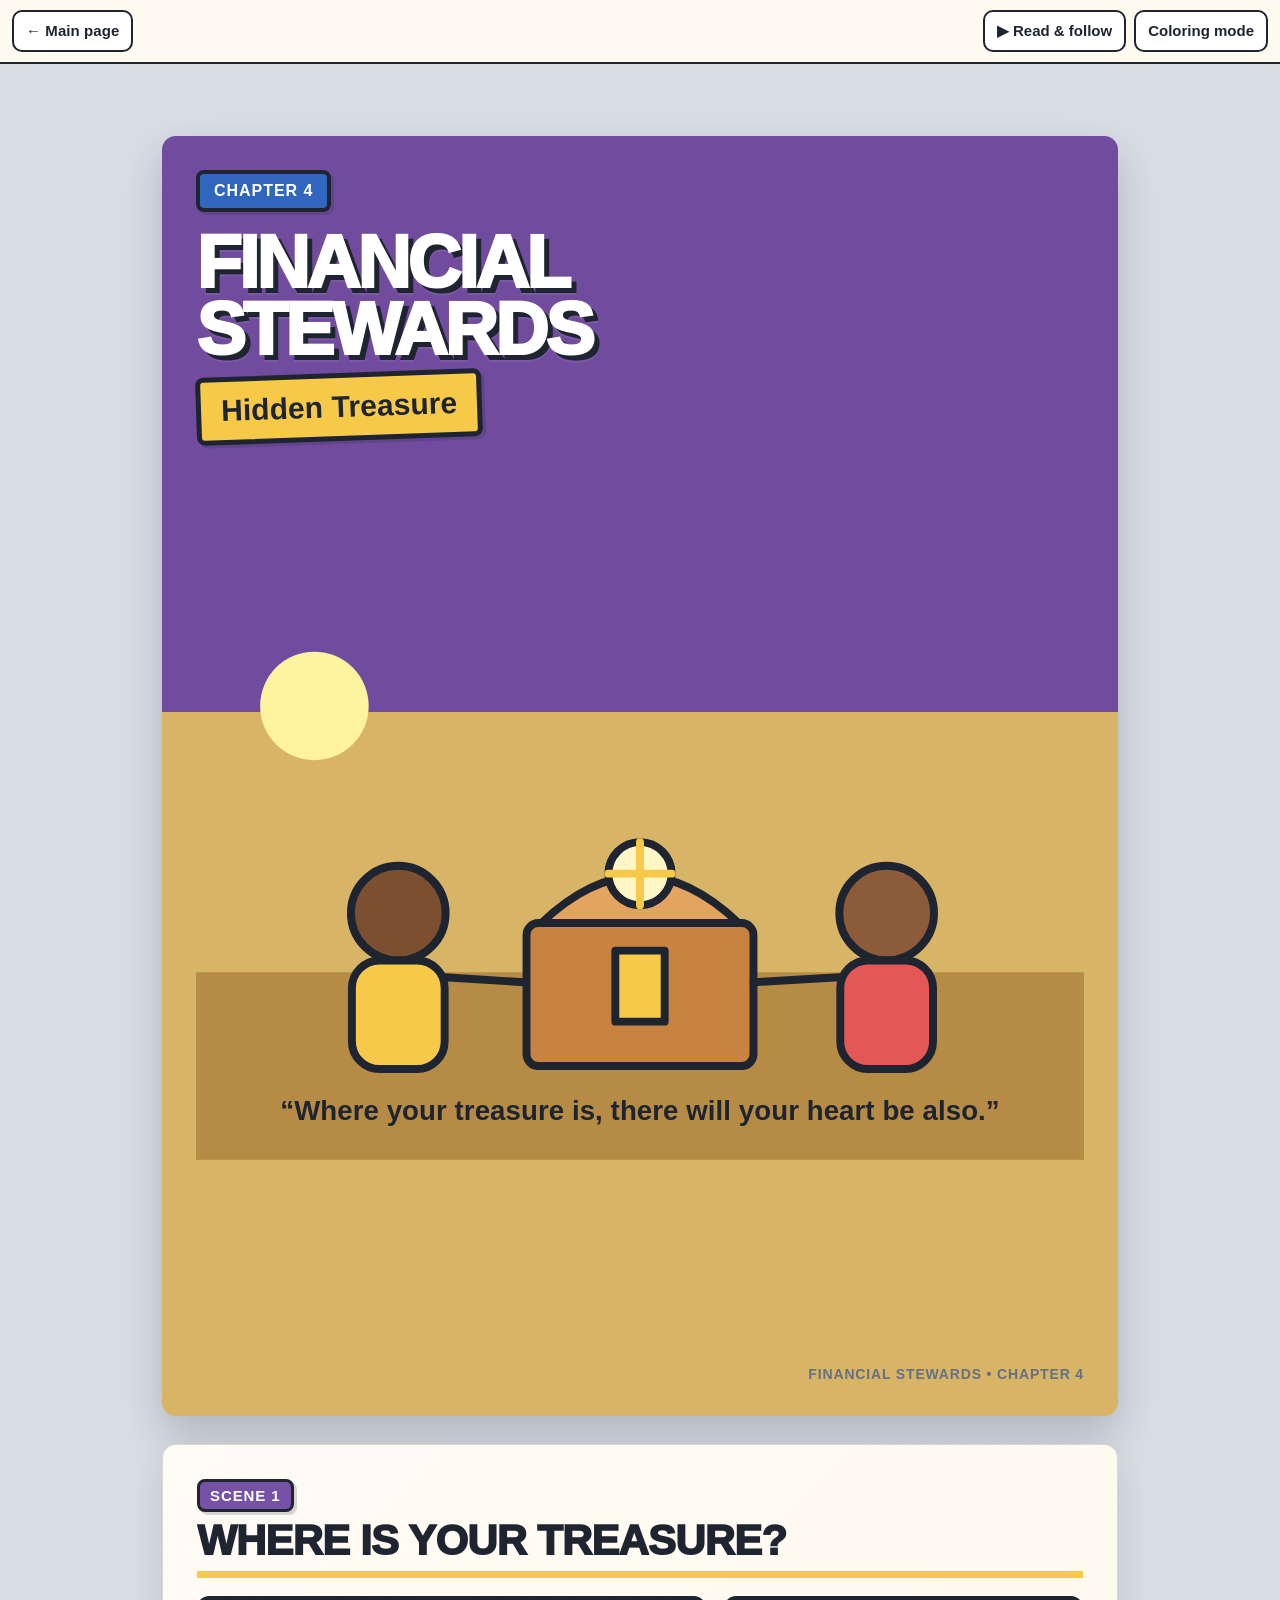
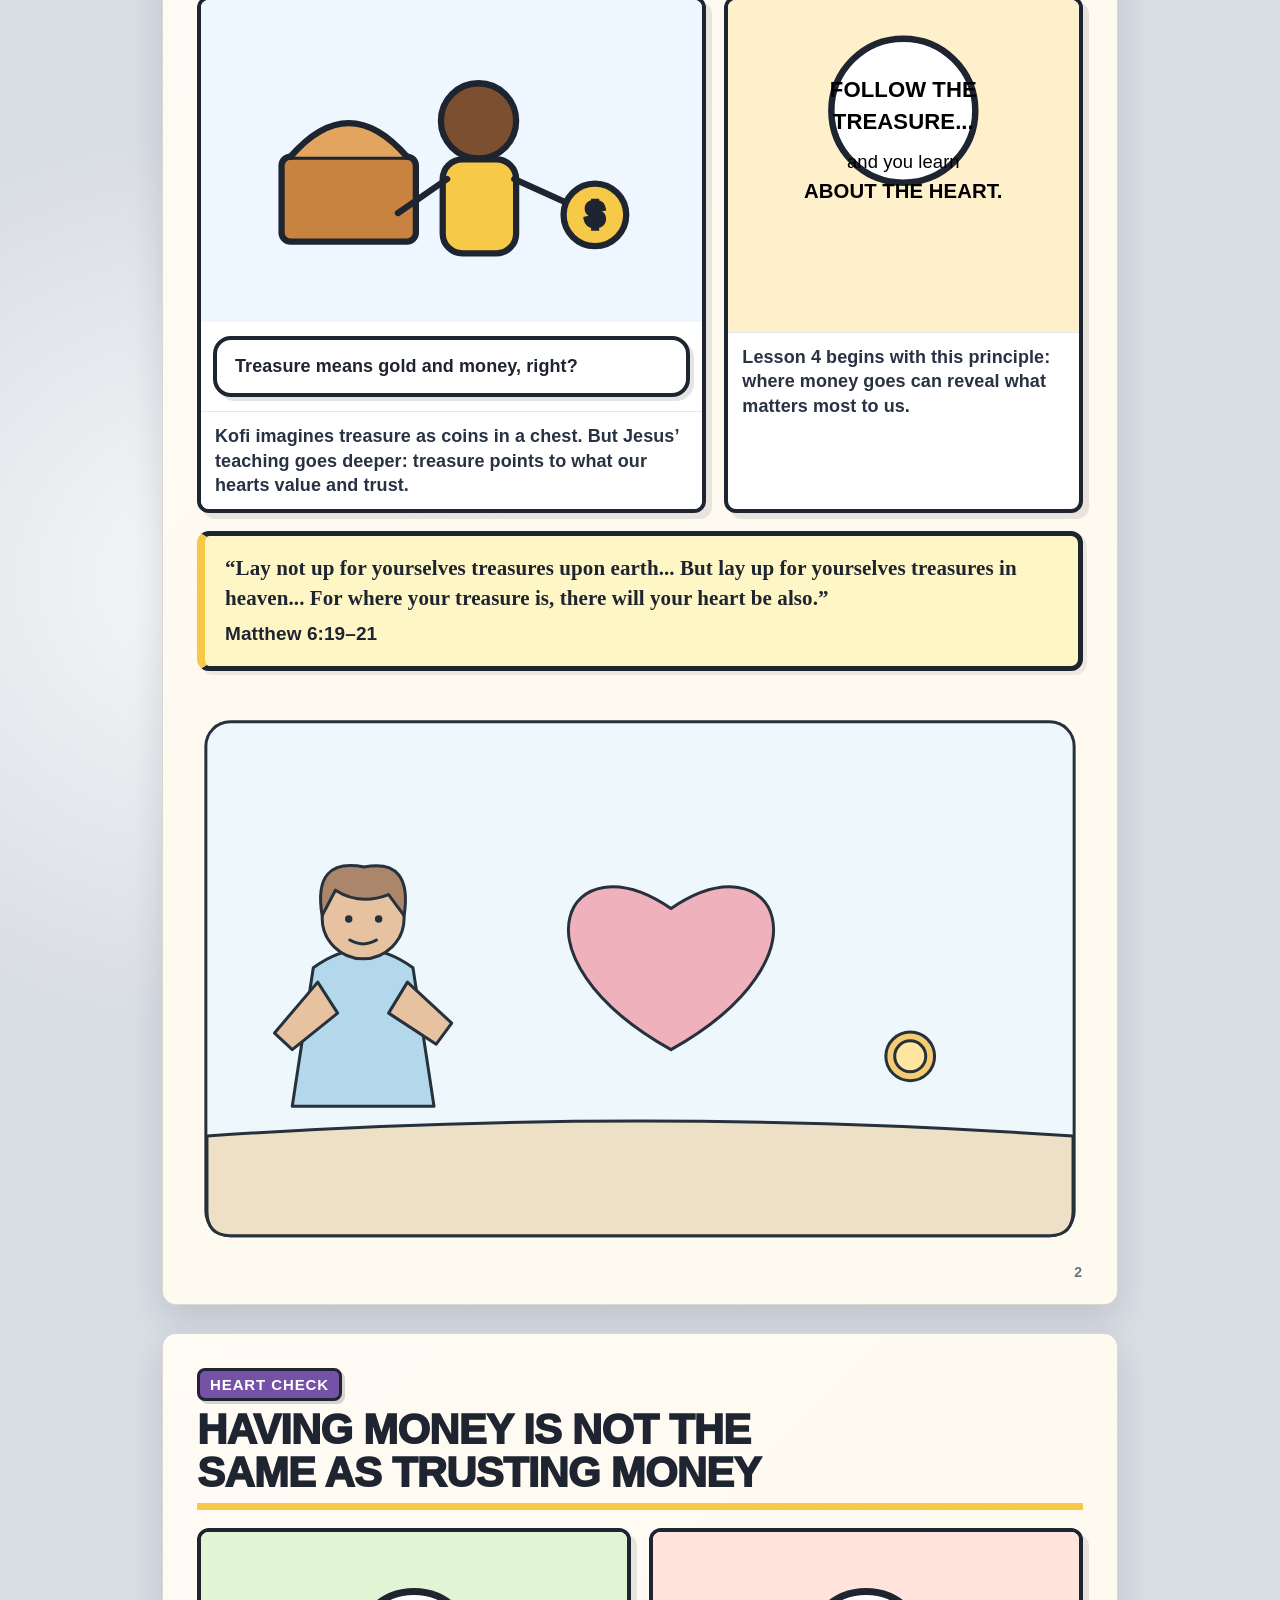
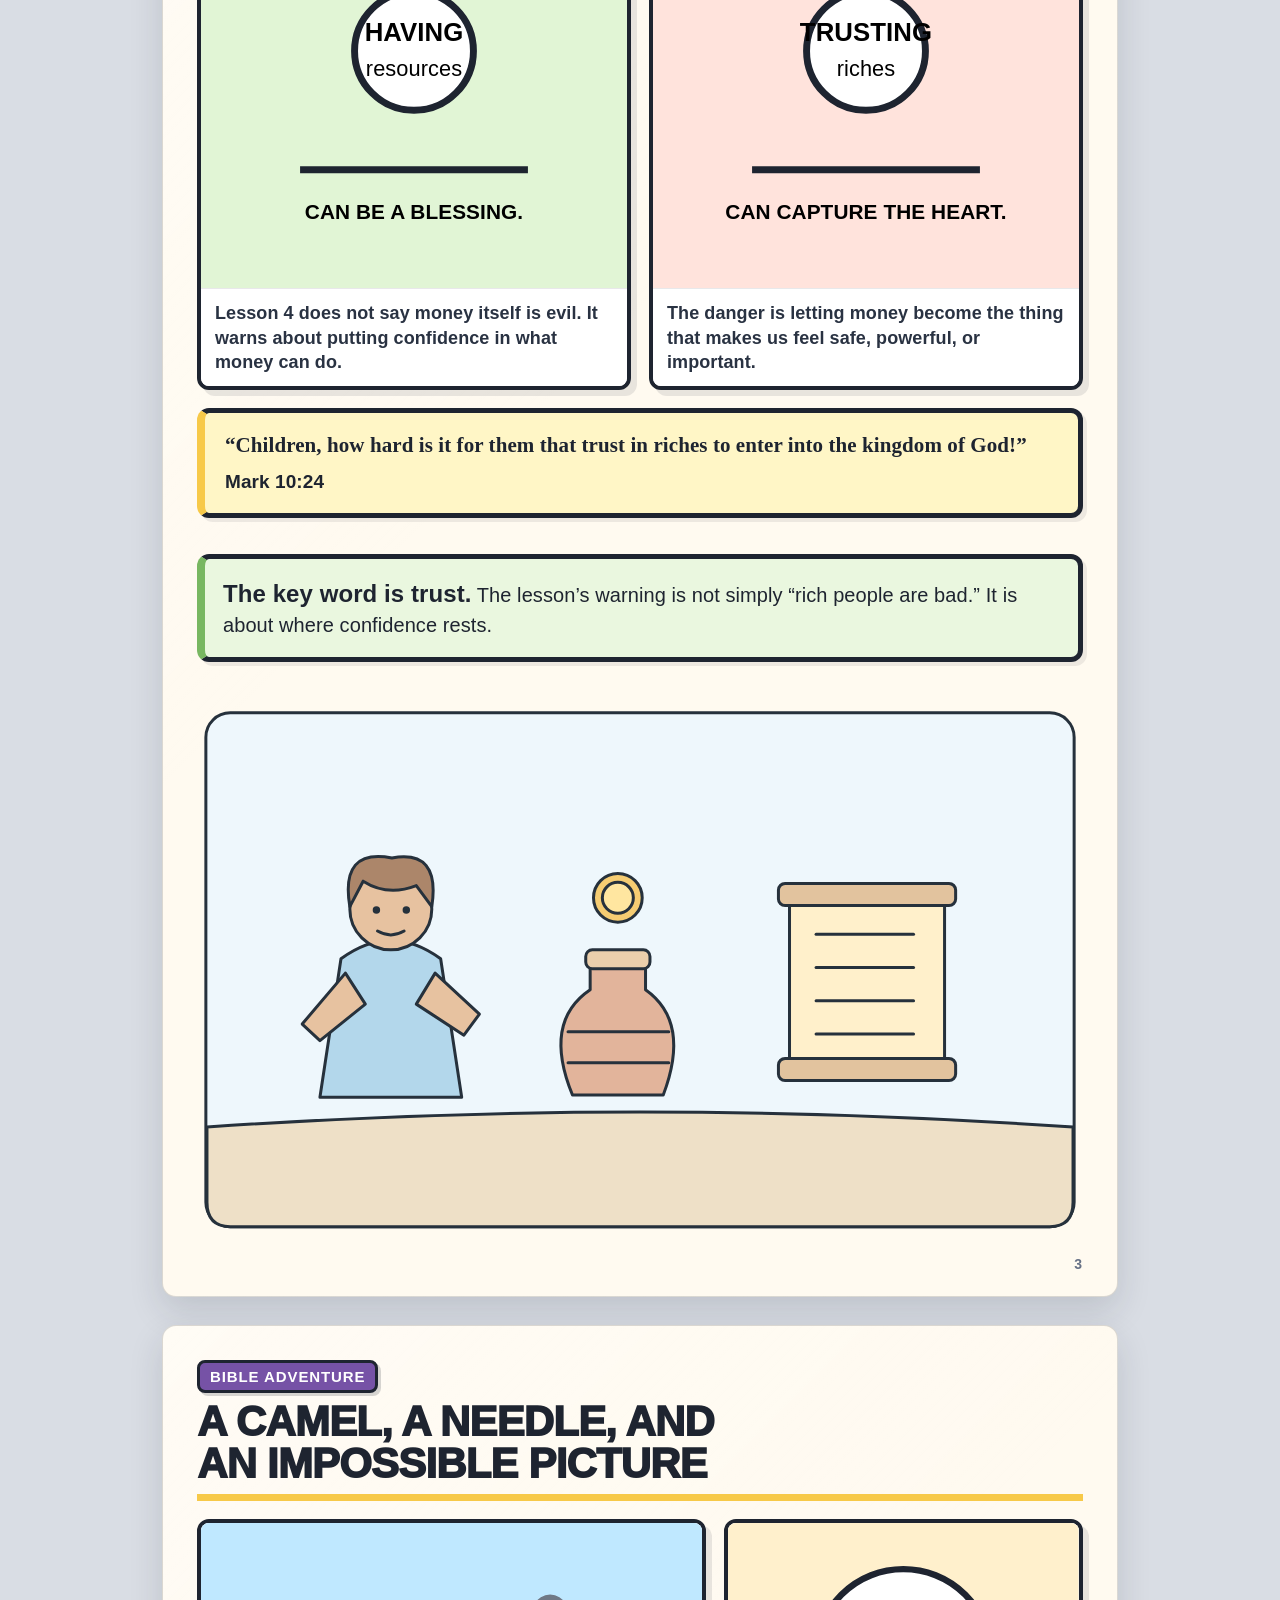
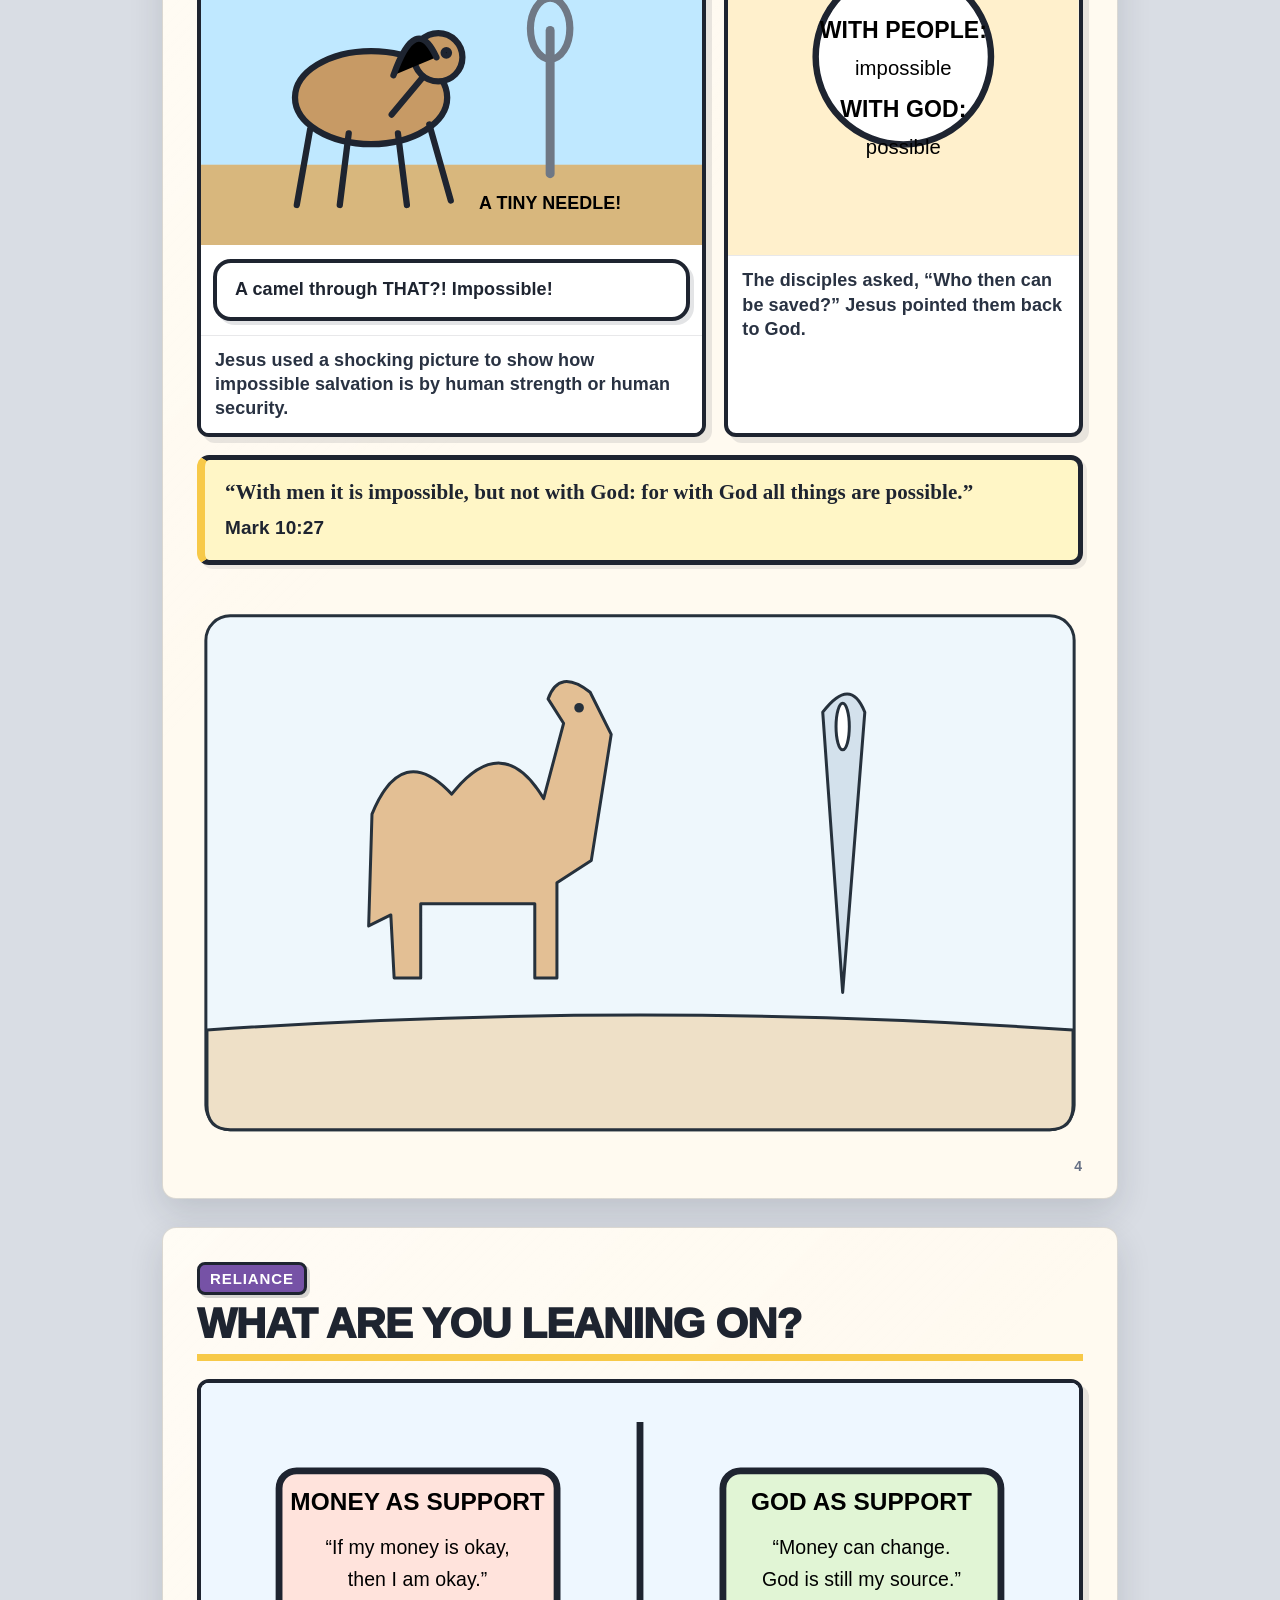
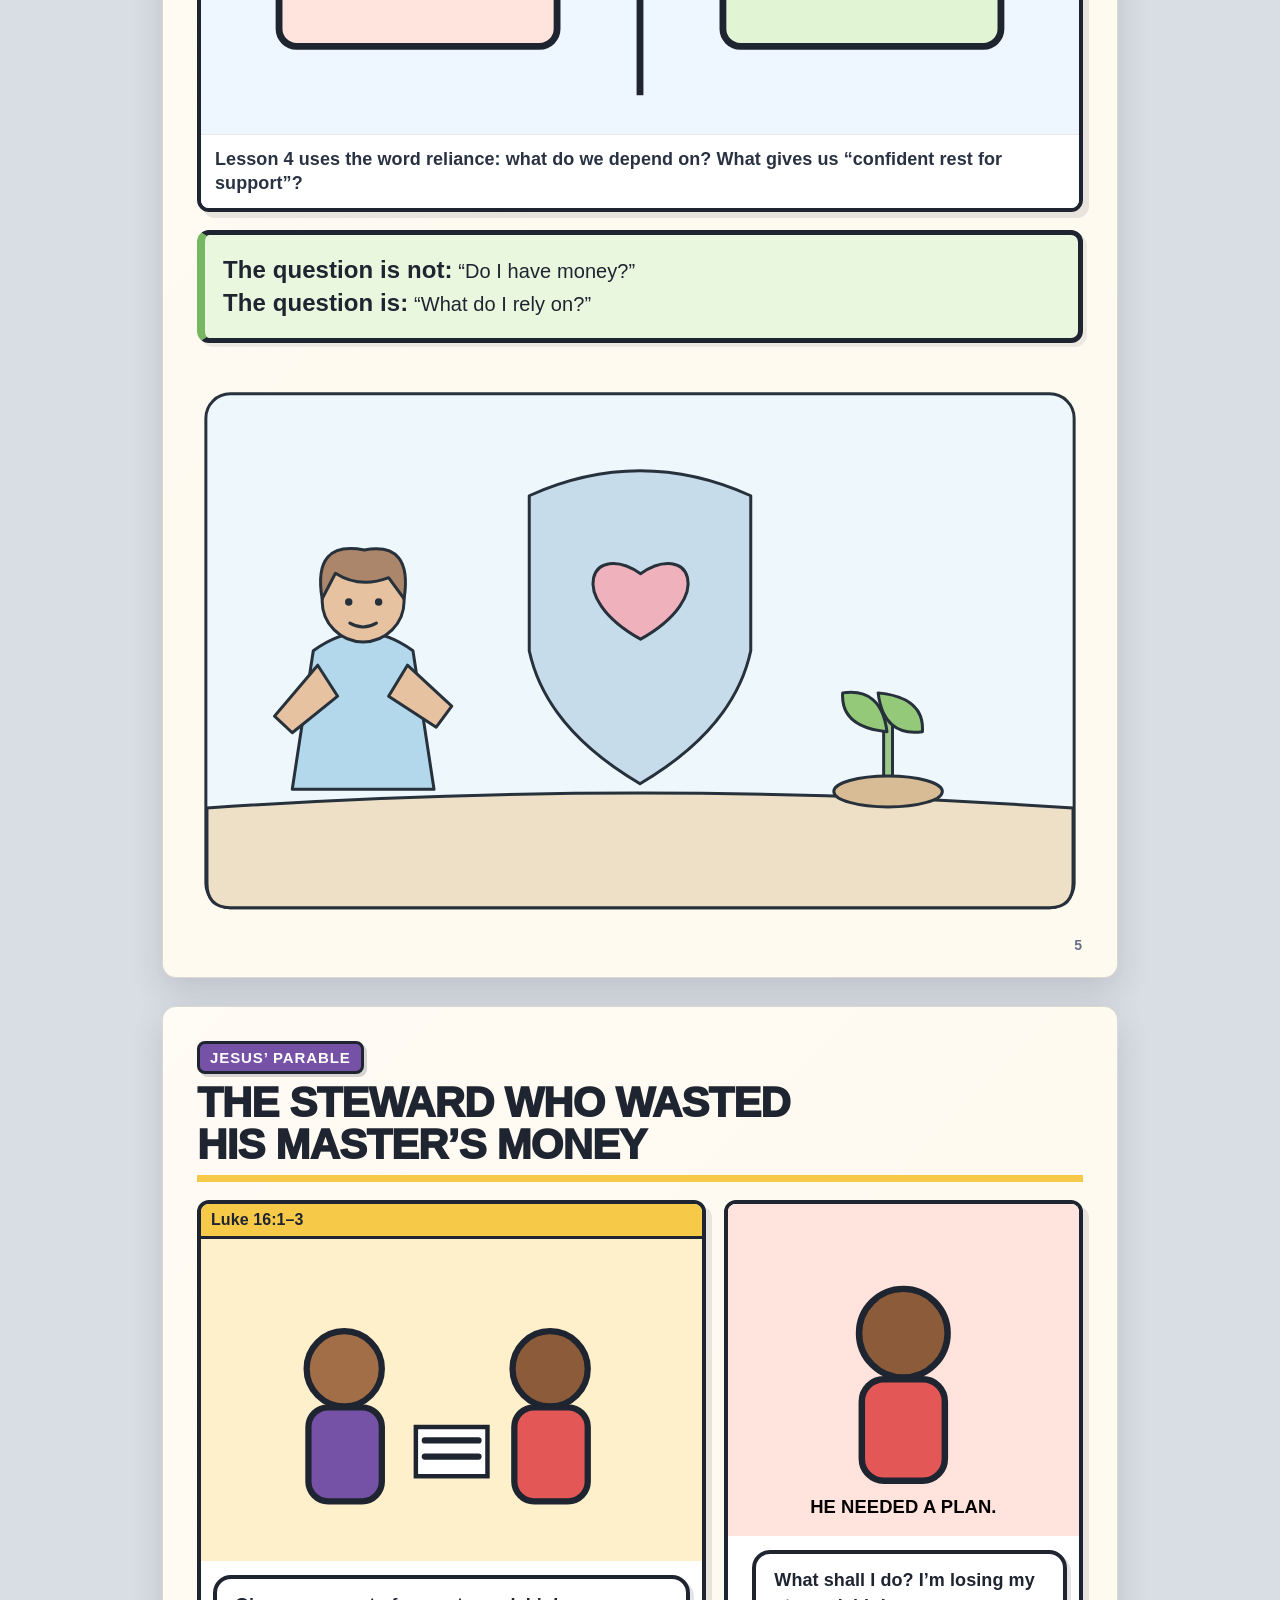
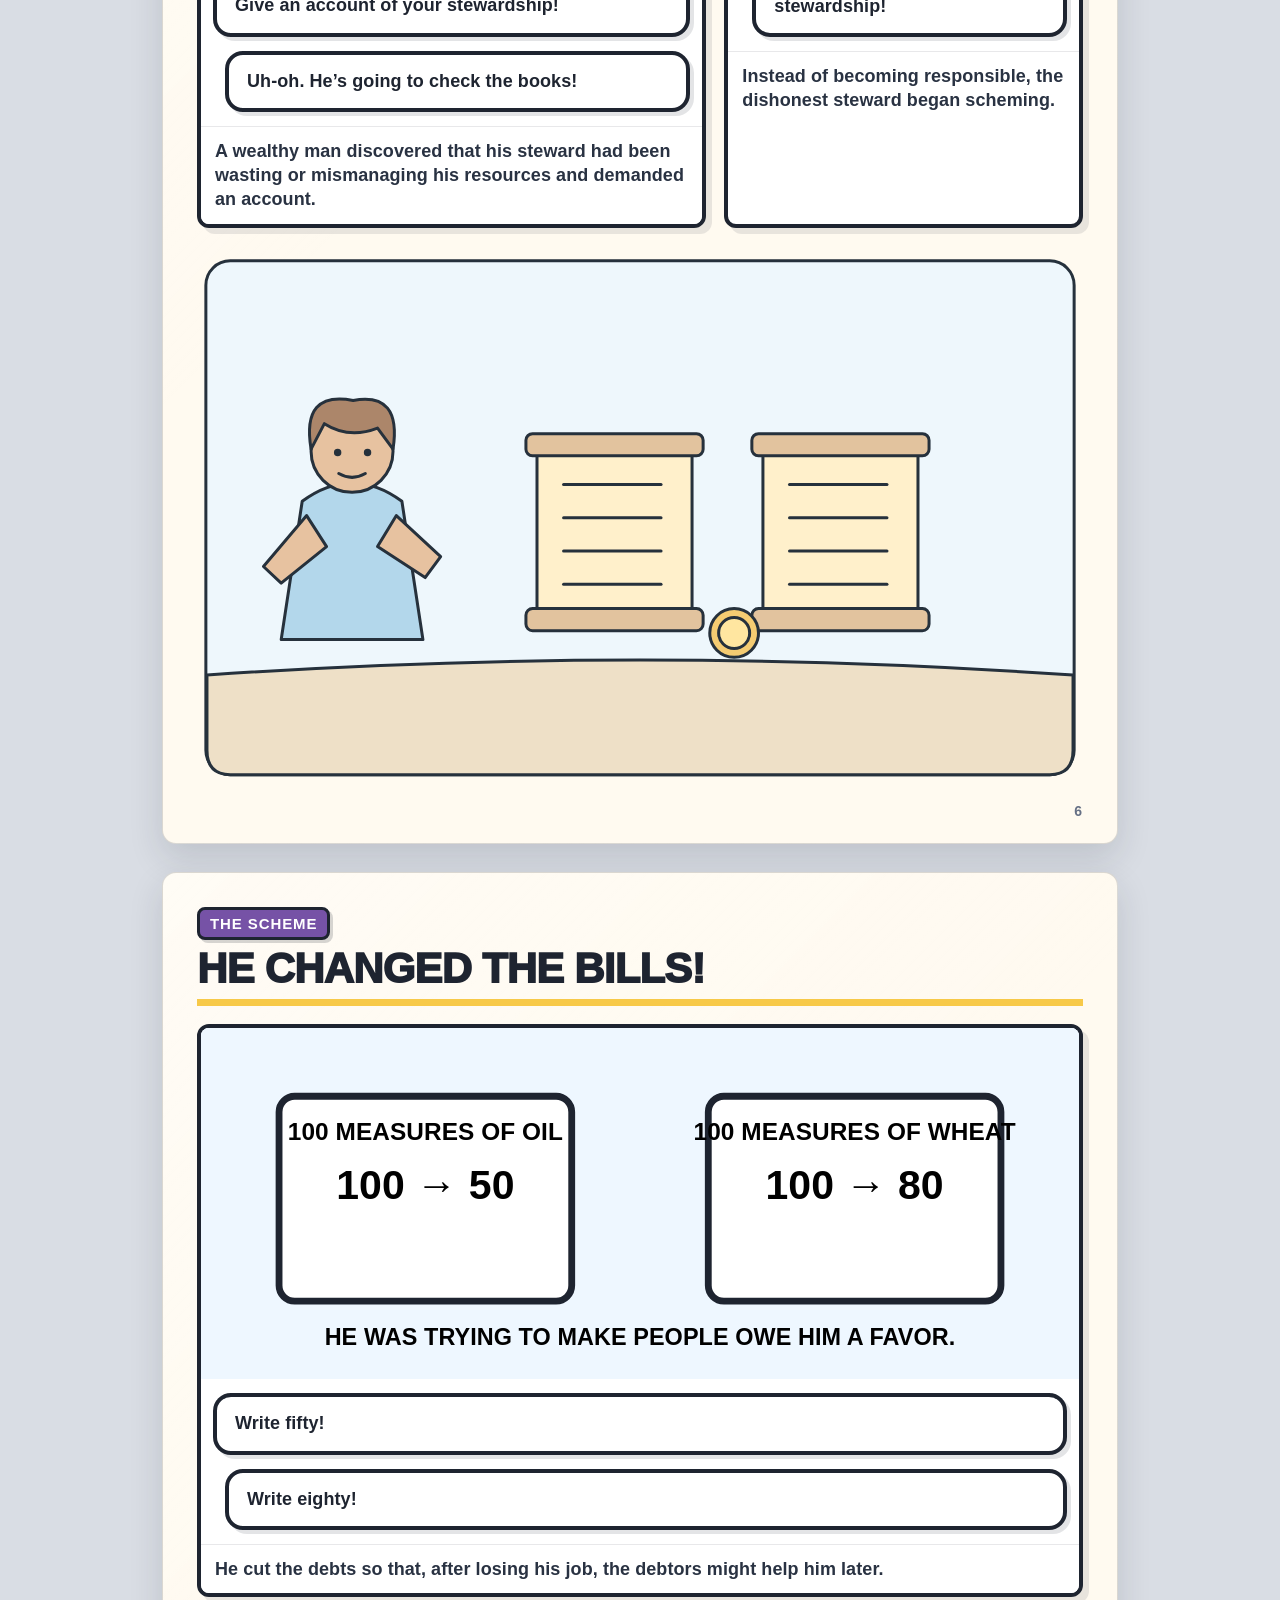
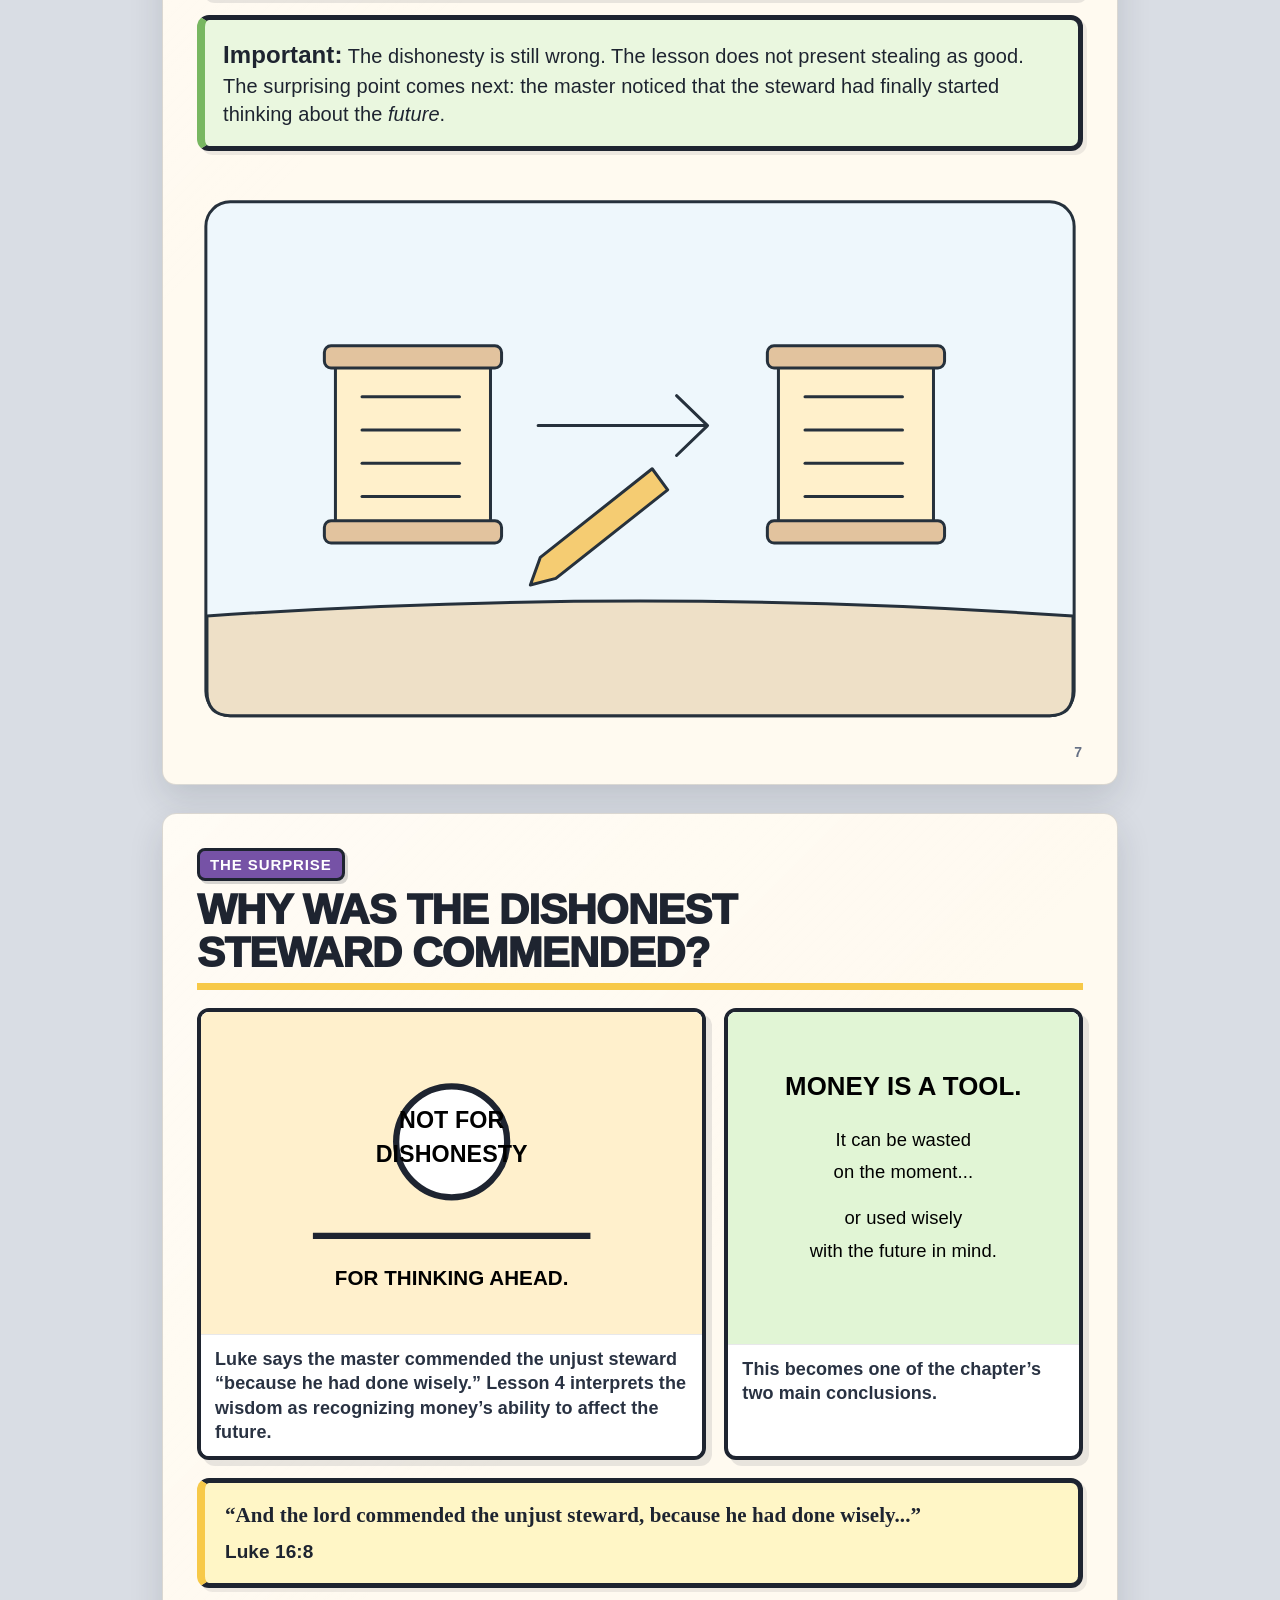
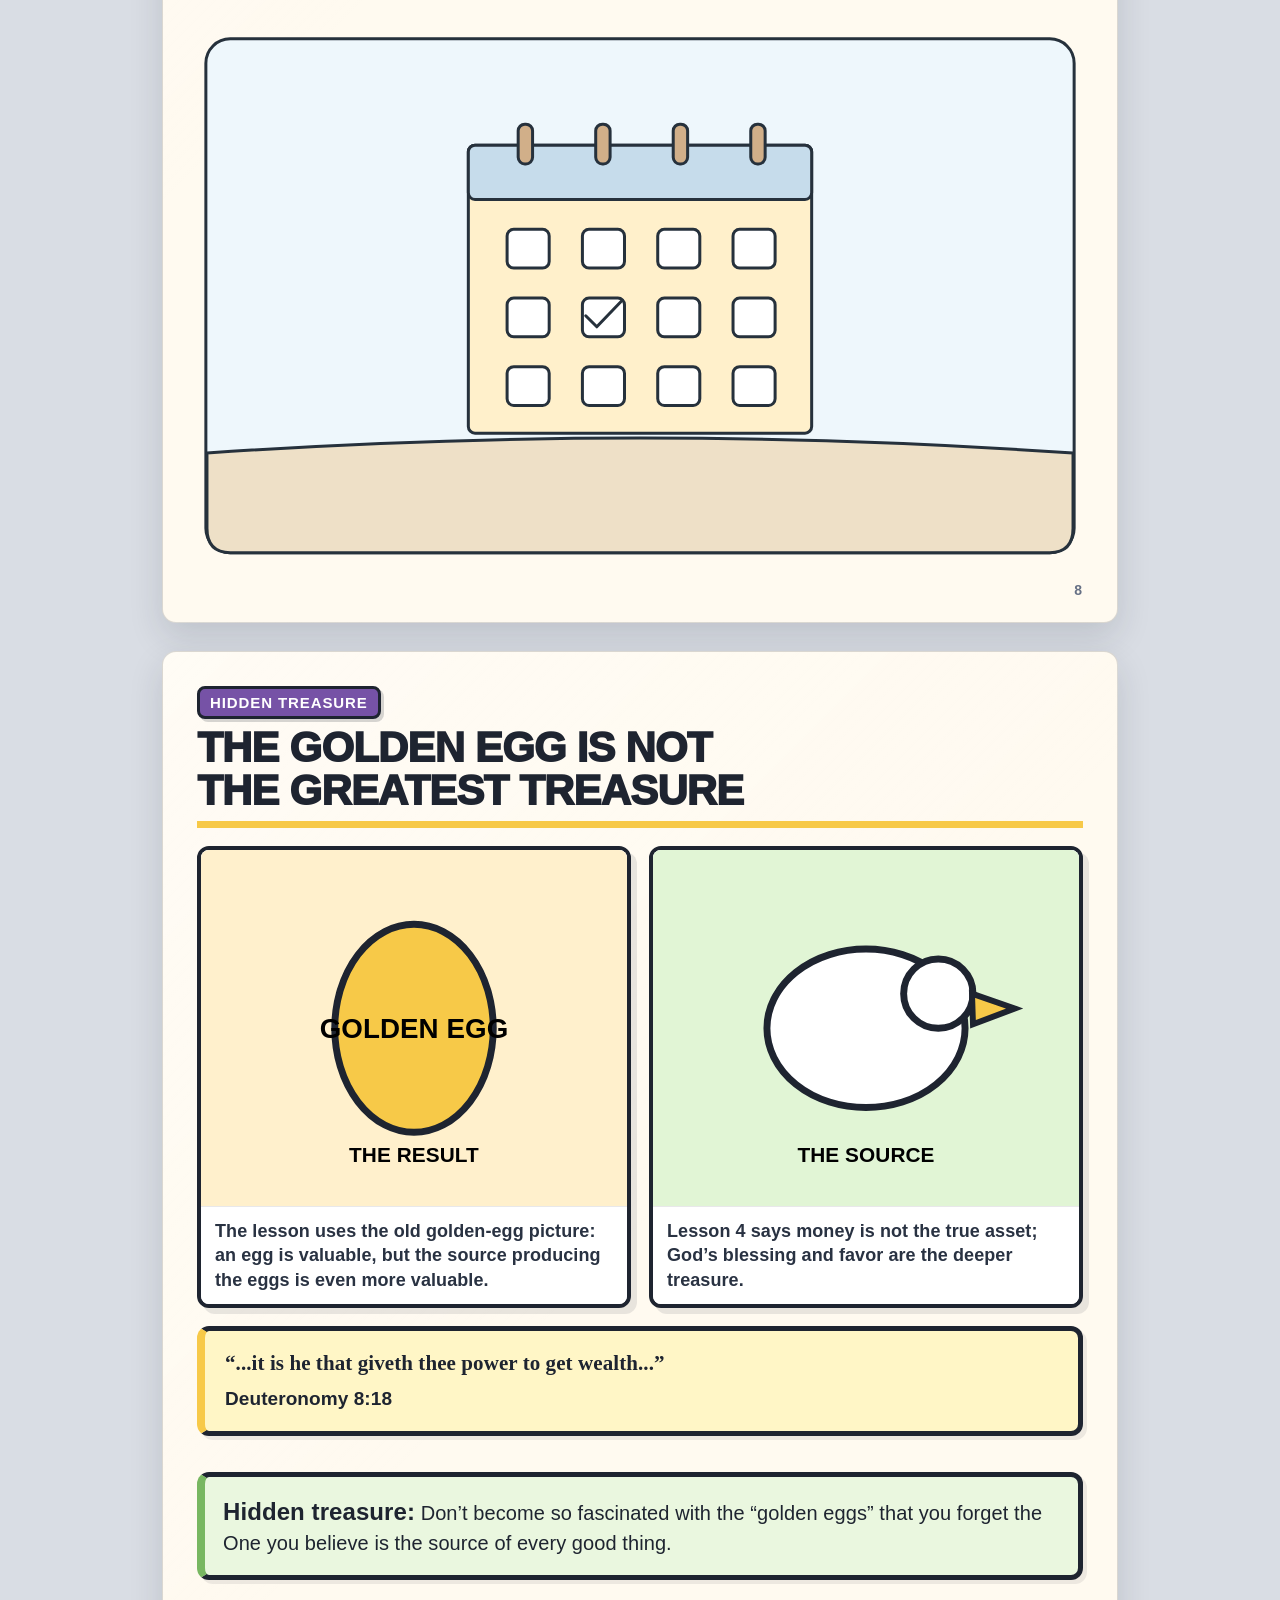
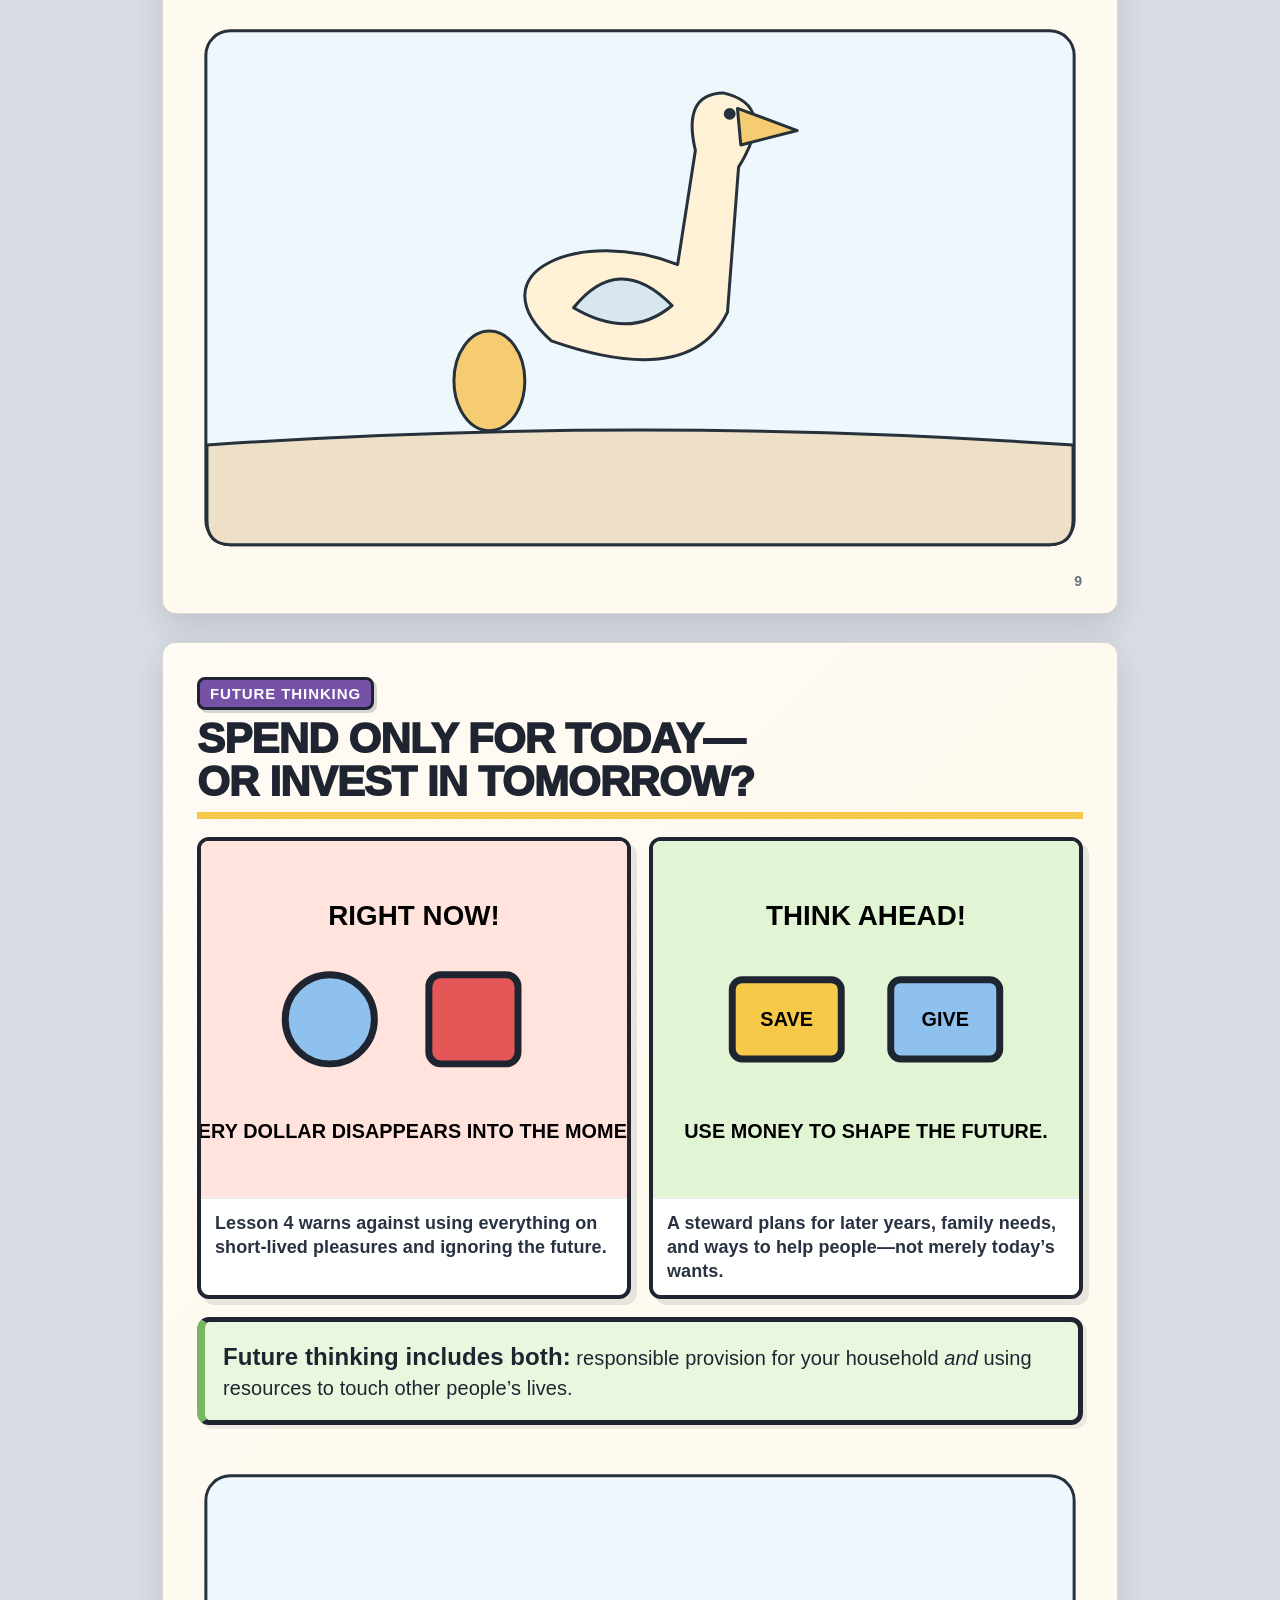
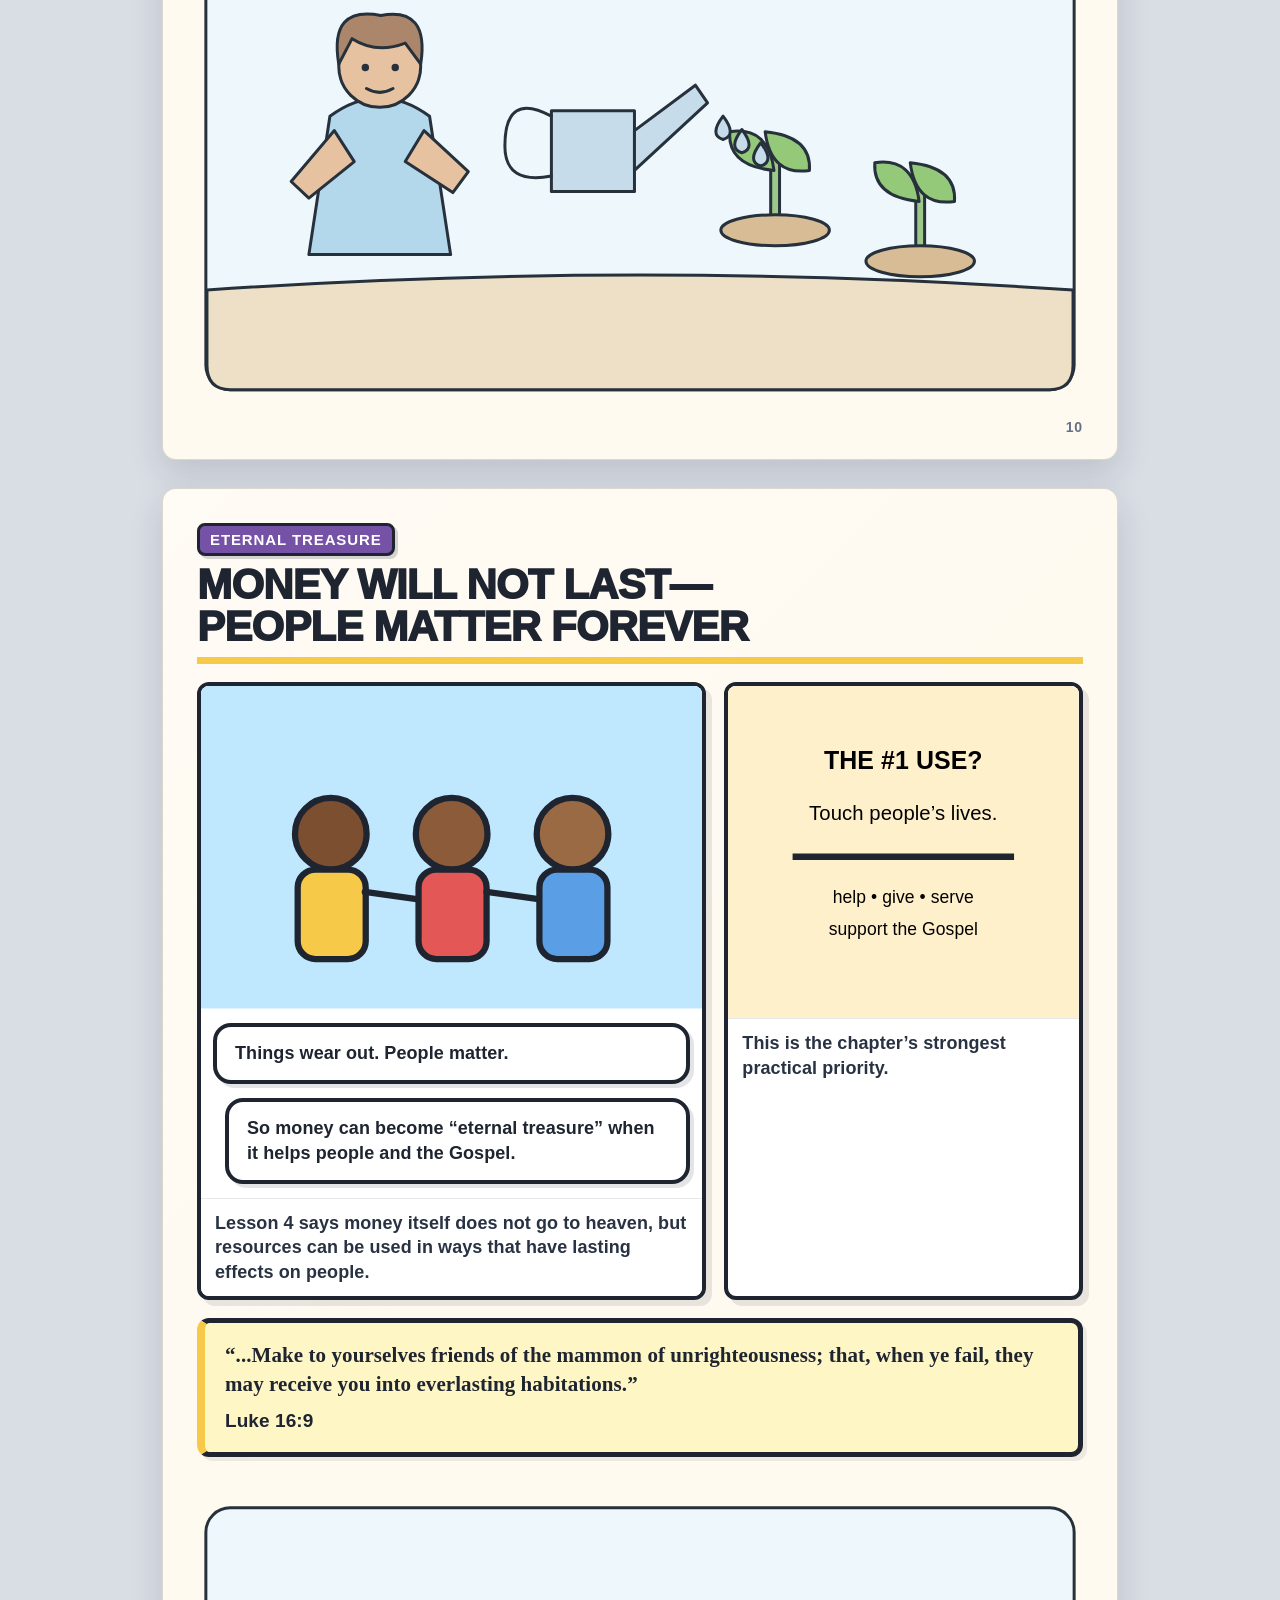
<file: financial_stewards_chapter_4.html>
<!DOCTYPE html>
<html lang="en">
<head>
<meta charset="UTF-8">
<meta name="viewport" content="width=device-width, initial-scale=1.0">
<title>Financial Stewards — Chapter 4: Hidden Treasure</title>
<script src="financial-stewards-mode.js" defer></script>
<script src="financial-stewards-interactive.js" defer></script>
<style>
:root{
  --ink:#1e2430; --cream:#fffaf0; --gold:#f7c948; --sky:#bfe8ff; --green:#bfe3a5;
  --blue:#3066be; --red:#e45757; --purple:#7652a6; --tan:#f3dfbb; --soft:#f6f1e8;
}
*{box-sizing:border-box}
body{margin:0;background:#d9dde4;color:var(--ink);font-family:"Trebuchet MS","Arial Rounded MT Bold",Arial,sans-serif}
.book{max-width:980px;margin:0 auto;padding:24px}
.page{width:100%;min-height:1280px;background:var(--cream);margin:0 auto 28px;padding:34px;position:relative;box-shadow:0 8px 30px rgba(0,0,0,.18);overflow:hidden;page-break-after:always}
.cover{background:linear-gradient(#704b9e 0 45%,#d8b566 45% 100%);display:flex;flex-direction:column;justify-content:space-between}
.title{font-size:74px;line-height:.9;font-weight:1000;letter-spacing:-3px;text-transform:uppercase;color:#fff;text-shadow:5px 5px 0 var(--ink);margin:10px 0}
.subtitle{display:inline-block;background:var(--gold);border:5px solid var(--ink);padding:12px 20px;font-size:30px;font-weight:900;transform:rotate(-2deg)}
.chapter-label{display:inline-block;background:var(--blue);color:#fff;border:4px solid var(--ink);padding:8px 14px;font-weight:900;margin-bottom:8px}
.panel-grid{display:grid;grid-template-columns:repeat(12,1fr);gap:14px}
.panel{background:#fff;border:5px solid var(--ink);position:relative;overflow:hidden;min-height:260px;box-shadow:5px 5px 0 rgba(30,36,48,.12)}
.p12{grid-column:span 12}.p8{grid-column:span 8}.p7{grid-column:span 7}.p6{grid-column:span 6}.p5{grid-column:span 5}.p4{grid-column:span 4}
.art{height:230px;width:100%;display:block;background:#eef7ff}.tall .art{height:360px}
.caption{position:absolute;top:10px;left:10px;background:var(--gold);border:3px solid var(--ink);padding:7px 10px;font-weight:900;max-width:76%;z-index:4}
.narration{padding:12px 14px;font-size:18px;line-height:1.35;font-weight:700;background:#fff}
.bubble{position:absolute;background:#fff;border:4px solid var(--ink);border-radius:50%;padding:14px 18px;font-weight:900;font-size:18px;line-height:1.18;z-index:5;text-align:center}
.bubble:after{content:"";position:absolute;width:22px;height:22px;background:#fff;border-right:4px solid var(--ink);border-bottom:4px solid var(--ink);transform:rotate(45deg);bottom:-12px;left:36%}
.bubble.right:after{left:auto;right:28%}
.verse{background:#fff6c6;border:5px solid var(--ink);padding:18px 20px;font-family:Georgia,serif;font-size:21px;line-height:1.4;font-weight:700;margin:18px 0}
.verse strong{display:block;font-family:"Trebuchet MS",Arial,sans-serif;font-size:19px;margin-top:8px}
.lesson{background:#eaf7df;border:5px solid var(--ink);padding:18px;margin:18px 0;font-size:20px;line-height:1.4}
.lesson b{font-size:24px}
.page-title{font-size:42px;font-weight:1000;text-transform:uppercase;margin:0 0 18px;border-bottom:7px solid var(--gold);padding-bottom:8px}
.badge{display:inline-block;background:var(--purple);color:white;border:3px solid var(--ink);padding:5px 10px;font-size:15px;font-weight:900;text-transform:uppercase;margin-bottom:8px}
.challenge{background:#efe6ff;border:5px solid var(--ink);padding:22px;margin-top:18px}
.challenge h2{margin:0 0 10px;font-size:30px}
.q{background:#fff;border:3px dashed var(--ink);padding:12px;margin:10px 0;font-size:18px;font-weight:700}
.footer{position:absolute;bottom:12px;right:24px;font-weight:900;font-size:14px}
.center{text-align:center}.keyline{font-size:30px;font-weight:1000;text-align:center;margin:16px 0}
.sticker{background:var(--red);color:#fff;border:5px solid var(--ink);border-radius:50%;width:175px;height:175px;display:flex;align-items:center;justify-content:center;text-align:center;font-weight:1000;font-size:22px;transform:rotate(7deg);box-shadow:5px 5px 0 rgba(0,0,0,.18)}
.compare{display:flex;gap:18px;margin:18px 0}.compare>div{flex:1;border:5px solid var(--ink);padding:18px;font-size:19px;font-weight:800;line-height:1.4}.warn{background:#ffe3dc}.good{background:#e1f5d5}
@media print{body{background:#fff}.book{padding:0}.page{box-shadow:none;margin:0;width:100%;min-height:100vh}}
</style>
<link rel="stylesheet" href="financial-stewards-refinement.css">
</head>
<body>
<div class="book">

<!-- COVER -->
<section class="page cover">
  <div>
    <div class="chapter-label">CHAPTER 4</div>
    <div class="title">Financial<br>Stewards</div>
    <div class="subtitle">Hidden Treasure</div>
  </div>
  <svg viewBox="0 0 900 540" width="100%">
    <rect y="350" width="900" height="190" fill="#b58b45"/>
    <circle cx="120" cy="80" r="55" fill="#fff3a0"/>
    <g stroke="#1e2430" stroke-width="8" stroke-linecap="round" stroke-linejoin="round">
      <rect x="335" y="300" width="230" height="145" rx="12" fill="#c7833f"/>
      <path d="M350 300 Q450 205 550 300Z" fill="#e2a45f"/>
      <rect x="425" y="328" width="50" height="72" fill="#f7c948"/>
      <circle cx="450" cy="250" r="32" fill="#fff6c6"/>
      <path d="M450 218v64M418 250h64" stroke="#f7c948"/>
      <circle cx="205" cy="290" r="48" fill="#7b4f2f"/><rect x="158" y="338" width="94" height="110" rx="28" fill="#f7c948"/>
      <circle cx="700" cy="290" r="48" fill="#8c5b39"/><rect x="653" y="338" width="94" height="110" rx="28" fill="#e45757"/>
      <path d="M252 355l80 5M652 355l-87 5"/>
    </g>
    <text x="450" y="500" text-anchor="middle" font-size="28" font-weight="900" fill="#1e2430">“Where your treasure is, there will your heart be also.”</text>
  </svg>
  <div class="footer">FINANCIAL STEWARDS • CHAPTER 4</div>
</section>

<!-- PAGE 2 -->
<section class="page">
  <div class="badge">Scene 1</div>
  <h1 class="page-title">Where Is Your Treasure?</h1>
  <div class="panel-grid">
    <div class="panel p7 tall">
      <svg class="art" viewBox="0 0 560 360">
        <rect width="560" height="360" fill="#eef7ff"/>
        <g stroke="#1e2430" stroke-width="7" stroke-linecap="round">
          <rect x="90" y="175" width="150" height="95" rx="10" fill="#c7833f"/>
          <path d="M100 175q65-75 130 0" fill="#e2a45f"/>
          <circle cx="310" cy="135" r="42" fill="#7b4f2f"/><rect x="270" y="178" width="82" height="105" rx="22" fill="#f7c948"/>
          <path d="M275 200l-55 38M350 200l55 25"/>
          <circle cx="440" cy="240" r="35" fill="#f7c948"/>
          <text x="440" y="251" text-anchor="middle" font-size="34">$</text>
        </g>
      </svg>
      <div class="bubble" style="top:55px;left:18px;width:230px;">Treasure means gold and money, right?</div>
      <div class="narration">Kofi imagines treasure as coins in a chest. But Jesus’ teaching goes deeper: treasure points to what our hearts value and trust.</div>
    </div>

    <div class="panel p5 tall">
      <svg class="art" viewBox="0 0 380 360">
        <rect width="380" height="360" fill="#fff0cc"/>
        <circle cx="190" cy="120" r="78" fill="#fff" stroke="#1e2430" stroke-width="7"/>
        <text x="190" y="105" text-anchor="middle" font-size="24" font-weight="900">FOLLOW THE</text>
        <text x="190" y="140" text-anchor="middle" font-size="24" font-weight="900">TREASURE...</text>
        <text x="190" y="182" text-anchor="middle" font-size="20">and you learn</text>
        <text x="190" y="215" text-anchor="middle" font-size="22" font-weight="900">ABOUT THE HEART.</text>
      </svg>
      <div class="narration">Lesson 4 begins with this principle: where money goes can reveal what matters most to us.</div>
    </div>
  </div>

  <div class="verse">“Lay not up for yourselves treasures upon earth... But lay up for yourselves treasures in heaven... For where your treasure is, there will your heart be also.” <strong>Matthew 6:19–21</strong></div>
  <div class="footer">2</div>
</section>

<!-- PAGE 3 -->
<section class="page">
  <div class="badge">Heart Check</div>
  <h1 class="page-title">Having Money Is Not the Same as Trusting Money</h1>
  <div class="panel-grid">
    <div class="panel p6 tall">
      <svg class="art" viewBox="0 0 430 360">
        <rect width="430" height="360" fill="#e1f5d5"/>
        <circle cx="215" cy="120" r="60" fill="#fff" stroke="#1e2430" stroke-width="7"/>
        <text x="215" y="110" text-anchor="middle" font-size="26" font-weight="900">HAVING</text>
        <text x="215" y="145" text-anchor="middle" font-size="22">resources</text>
        <path d="M100 240h230" stroke="#1e2430" stroke-width="7"/>
        <text x="215" y="290" text-anchor="middle" font-size="21" font-weight="900">CAN BE A BLESSING.</text>
      </svg>
      <div class="narration">Lesson 4 does not say money itself is evil. It warns about putting confidence in what money can do.</div>
    </div>

    <div class="panel p6 tall">
      <svg class="art" viewBox="0 0 430 360">
        <rect width="430" height="360" fill="#ffe3dc"/>
        <circle cx="215" cy="120" r="60" fill="#fff" stroke="#1e2430" stroke-width="7"/>
        <text x="215" y="110" text-anchor="middle" font-size="26" font-weight="900">TRUSTING</text>
        <text x="215" y="145" text-anchor="middle" font-size="22">riches</text>
        <path d="M100 240h230" stroke="#1e2430" stroke-width="7"/>
        <text x="215" y="290" text-anchor="middle" font-size="21" font-weight="900">CAN CAPTURE THE HEART.</text>
      </svg>
      <div class="narration">The danger is letting money become the thing that makes us feel safe, powerful, or important.</div>
    </div>
  </div>

  <div class="verse">“Children, how hard is it for them that trust in riches to enter into the kingdom of God!” <strong>Mark 10:24</strong></div>
  <div class="lesson"><b>The key word is trust.</b> The lesson’s warning is not simply “rich people are bad.” It is about where confidence rests.</div>
  <div class="footer">3</div>
</section>

<!-- PAGE 4 -->
<section class="page">
  <div class="badge">Bible Adventure</div>
  <h1 class="page-title">A Camel, a Needle, and an Impossible Picture</h1>

  <div class="panel-grid">
    <div class="panel p7 tall">
      <svg class="art" viewBox="0 0 560 360">
        <rect width="560" height="360" fill="#bfe8ff"/>
        <rect y="270" width="560" height="90" fill="#d8b77d"/>
        <g stroke="#1e2430" stroke-width="7" stroke-linecap="round" stroke-linejoin="round">
          <ellipse cx="190" cy="195" rx="85" ry="52" fill="#c79a65"/>
          <circle cx="265" cy="150" r="27" fill="#c79a65"/>
          <path d="M248 172l-35 42M122 230l-15 85M165 235l-10 80M220 235l10 80M255 225l24 85"/>
          <path d="M215 170q25-70 48-20"/>
          <circle cx="274" cy="145" r="3"/>
          <line x1="390" y1="120" x2="390" y2="280" stroke="#6f7885" stroke-width="10"/>
          <ellipse cx="390" cy="118" rx="22" ry="34" fill="none" stroke="#6f7885" stroke-width="8"/>
        </g>
        <text x="390" y="320" text-anchor="middle" font-size="20" font-weight="900">A TINY NEEDLE!</text>
      </svg>
      <div class="bubble" style="top:40px;left:22px;width:245px;">A camel through THAT?! Impossible!</div>
      <div class="narration">Jesus used a shocking picture to show how impossible salvation is by human strength or human security.</div>
    </div>

    <div class="panel p5 tall">
      <svg class="art" viewBox="0 0 380 360">
        <rect width="380" height="360" fill="#fff0cc"/>
        <circle cx="190" cy="145" r="95" fill="#fff" stroke="#1e2430" stroke-width="7"/>
        <text x="190" y="125" text-anchor="middle" font-size="25" font-weight="900">WITH PEOPLE:</text>
        <text x="190" y="165" text-anchor="middle" font-size="22">impossible</text>
        <text x="190" y="210" text-anchor="middle" font-size="25" font-weight="900">WITH GOD:</text>
        <text x="190" y="250" text-anchor="middle" font-size="22">possible</text>
      </svg>
      <div class="narration">The disciples asked, “Who then can be saved?” Jesus pointed them back to God.</div>
    </div>
  </div>

  <div class="verse">“With men it is impossible, but not with God: for with God all things are possible.” <strong>Mark 10:27</strong></div>
  <div class="footer">4</div>
</section>

<!-- PAGE 5 -->
<section class="page">
  <div class="badge">Reliance</div>
  <h1 class="page-title">What Are You Leaning On?</h1>

  <div class="panel-grid">
    <div class="panel p12 tall">
      <svg class="art" viewBox="0 0 900 360">
        <rect width="900" height="360" fill="#eef7ff"/>
        <line x1="450" y1="40" x2="450" y2="320" stroke="#1e2430" stroke-width="7"/>
        <rect x="80" y="90" width="285" height="180" rx="18" fill="#ffe3dc" stroke="#1e2430" stroke-width="7"/>
        <rect x="535" y="90" width="285" height="180" rx="18" fill="#e1f5d5" stroke="#1e2430" stroke-width="7"/>
        <text x="222" y="130" text-anchor="middle" font-size="25" font-weight="900">MONEY AS SUPPORT</text>
        <text x="222" y="175" text-anchor="middle" font-size="20">“If my money is okay,</text>
        <text x="222" y="208" text-anchor="middle" font-size="20">then I am okay.”</text>
        <text x="677" y="130" text-anchor="middle" font-size="25" font-weight="900">GOD AS SUPPORT</text>
        <text x="677" y="175" text-anchor="middle" font-size="20">“Money can change.</text>
        <text x="677" y="208" text-anchor="middle" font-size="20">God is still my source.”</text>
      </svg>
      <div class="narration">Lesson 4 uses the word <b>reliance</b>: what do we depend on? What gives us “confident rest for support”?</div>
    </div>
  </div>

  <div class="lesson"><b>The question is not:</b> “Do I have money?”<br><b>The question is:</b> “What do I rely on?”</div>
  <div class="footer">5</div>
</section>

<!-- PAGE 6 -->
<section class="page">
  <div class="badge">Jesus’ Parable</div>
  <h1 class="page-title">The Steward Who Wasted His Master’s Money</h1>

  <div class="panel-grid">
    <div class="panel p7 tall">
      <div class="caption">Luke 16:1–3</div>
      <svg class="art" viewBox="0 0 560 360">
        <rect width="560" height="360" fill="#fff0cc"/>
        <g stroke="#1e2430" stroke-width="7" stroke-linecap="round">
          <circle cx="160" cy="145" r="42" fill="#a16e48"/><rect x="120" y="188" width="82" height="105" rx="22" fill="#7652a6"/>
          <circle cx="390" cy="145" r="42" fill="#8c5b39"/><rect x="350" y="188" width="82" height="105" rx="22" fill="#e45757"/>
          <rect x="240" y="210" width="80" height="55" fill="#fff" stroke="#1e2430" stroke-width="5"/>
          <path d="M250 225h60M250 243h60"/>
        </g>
      </svg>
      <div class="bubble" style="top:55px;left:20px;width:235px;">Give an account of your stewardship!</div>
      <div class="bubble right" style="top:60px;right:16px;width:225px;">Uh-oh. He’s going to check the books!</div>
      <div class="narration">A wealthy man discovered that his steward had been wasting or mismanaging his resources and demanded an account.</div>
    </div>

    <div class="panel p5 tall">
      <svg class="art" viewBox="0 0 380 360">
        <rect width="380" height="360" fill="#ffe3dc"/>
        <circle cx="190" cy="140" r="48" fill="#8c5b39" stroke="#1e2430" stroke-width="7"/>
        <rect x="145" y="190" width="90" height="110" rx="24" fill="#e45757" stroke="#1e2430" stroke-width="7"/>
        <text x="190" y="335" text-anchor="middle" font-size="20" font-weight="900">HE NEEDED A PLAN.</text>
      </svg>
      <div class="bubble right" style="top:45px;right:14px;width:240px;">What shall I do? I’m losing my stewardship!</div>
      <div class="narration">Instead of becoming responsible, the dishonest steward began scheming.</div>
    </div>
  </div>

  <div class="footer">6</div>
</section>

<!-- PAGE 7 -->
<section class="page">
  <div class="badge">The Scheme</div>
  <h1 class="page-title">He Changed the Bills!</h1>

  <div class="panel-grid">
    <div class="panel p12 tall">
      <svg class="art" viewBox="0 0 900 360">
        <rect width="900" height="360" fill="#eef7ff"/>
        <rect x="80" y="70" width="300" height="210" rx="16" fill="#fff" stroke="#1e2430" stroke-width="7"/>
        <rect x="520" y="70" width="300" height="210" rx="16" fill="#fff" stroke="#1e2430" stroke-width="7"/>
        <text x="230" y="115" text-anchor="middle" font-size="25" font-weight="900">100 MEASURES OF OIL</text>
        <text x="230" y="175" text-anchor="middle" font-size="42" font-weight="900">100 → 50</text>
        <text x="670" y="115" text-anchor="middle" font-size="25" font-weight="900">100 MEASURES OF WHEAT</text>
        <text x="670" y="175" text-anchor="middle" font-size="42" font-weight="900">100 → 80</text>
        <text x="450" y="325" text-anchor="middle" font-size="24" font-weight="900">HE WAS TRYING TO MAKE PEOPLE OWE HIM A FAVOR.</text>
      </svg>
      <div class="bubble" style="top:200px;left:90px;width:235px;">Write fifty!</div>
      <div class="bubble right" style="top:200px;right:90px;width:235px;">Write eighty!</div>
      <div class="narration">He cut the debts so that, after losing his job, the debtors might help him later.</div>
    </div>
  </div>

  <div class="lesson"><b>Important:</b> The dishonesty is still wrong. The lesson does not present stealing as good. The surprising point comes next: the master noticed that the steward had finally started thinking about the <i>future</i>.</div>
  <div class="footer">7</div>
</section>

<!-- PAGE 8 -->
<section class="page">
  <div class="badge">The Surprise</div>
  <h1 class="page-title">Why Was the Dishonest Steward Commended?</h1>

  <div class="panel-grid">
    <div class="panel p7 tall">
      <svg class="art" viewBox="0 0 560 360">
        <rect width="560" height="360" fill="#fff0cc"/>
        <circle cx="280" cy="145" r="62" fill="#fff" stroke="#1e2430" stroke-width="7"/>
        <text x="280" y="130" text-anchor="middle" font-size="26" font-weight="900">NOT FOR</text>
        <text x="280" y="168" text-anchor="middle" font-size="26" font-weight="900">DISHONESTY</text>
        <path d="M125 250h310" stroke="#1e2430" stroke-width="7"/>
        <text x="280" y="305" text-anchor="middle" font-size="23" font-weight="900">FOR THINKING AHEAD.</text>
      </svg>
      <div class="narration">Luke says the master commended the unjust steward “because he had done wisely.” Lesson 4 interprets the wisdom as recognizing money’s ability to affect the future.</div>
    </div>

    <div class="panel p5 tall">
      <svg class="art" viewBox="0 0 380 360">
        <rect width="380" height="360" fill="#e1f5d5"/>
        <text x="190" y="90" text-anchor="middle" font-size="28" font-weight="900">MONEY IS A TOOL.</text>
        <text x="190" y="145" text-anchor="middle" font-size="20">It can be wasted</text>
        <text x="190" y="180" text-anchor="middle" font-size="20">on the moment...</text>
        <text x="190" y="230" text-anchor="middle" font-size="20">or used wisely</text>
        <text x="190" y="265" text-anchor="middle" font-size="20">with the future in mind.</text>
      </svg>
      <div class="narration">This becomes one of the chapter’s two main conclusions.</div>
    </div>
  </div>

  <div class="verse">“And the lord commended the unjust steward, because he had done wisely...” <strong>Luke 16:8</strong></div>
  <div class="footer">8</div>
</section>

<!-- PAGE 9 -->
<section class="page">
  <div class="badge">Hidden Treasure</div>
  <h1 class="page-title">The Golden Egg Is Not the Greatest Treasure</h1>

  <div class="panel-grid">
    <div class="panel p6 tall">
      <svg class="art" viewBox="0 0 430 360">
        <rect width="430" height="360" fill="#fff0cc"/>
        <ellipse cx="215" cy="180" rx="80" ry="105" fill="#f7c948" stroke="#1e2430" stroke-width="7"/>
        <text x="215" y="190" text-anchor="middle" font-size="28" font-weight="900">GOLDEN EGG</text>
        <text x="215" y="315" text-anchor="middle" font-size="21" font-weight="900">THE RESULT</text>
      </svg>
      <div class="narration">The lesson uses the old golden-egg picture: an egg is valuable, but the source producing the eggs is even more valuable.</div>
    </div>

    <div class="panel p6 tall">
      <svg class="art" viewBox="0 0 430 360">
        <rect width="430" height="360" fill="#e1f5d5"/>
        <ellipse cx="215" cy="180" rx="100" ry="80" fill="#fff" stroke="#1e2430" stroke-width="7"/>
        <circle cx="288" cy="145" r="35" fill="#fff" stroke="#1e2430" stroke-width="7"/>
        <polygon points="322,145 365,160 323,176" fill="#f7c948" stroke="#1e2430" stroke-width="6"/>
        <text x="215" y="315" text-anchor="middle" font-size="21" font-weight="900">THE SOURCE</text>
      </svg>
      <div class="narration">Lesson 4 says money is not the true asset; God’s blessing and favor are the deeper treasure.</div>
    </div>
  </div>

  <div class="verse">“...it is he that giveth thee power to get wealth...” <strong>Deuteronomy 8:18</strong></div>

  <div class="lesson"><b>Hidden treasure:</b> Don’t become so fascinated with the “golden eggs” that you forget the One you believe is the source of every good thing.</div>
  <div class="footer">9</div>
</section>

<!-- PAGE 10 -->
<section class="page">
  <div class="badge">Future Thinking</div>
  <h1 class="page-title">Spend Only for Today—or Invest in Tomorrow?</h1>

  <div class="panel-grid">
    <div class="panel p6 tall">
      <svg class="art" viewBox="0 0 430 360">
        <rect width="430" height="360" fill="#ffe3dc"/>
        <text x="215" y="85" text-anchor="middle" font-size="28" font-weight="900">RIGHT NOW!</text>
        <circle cx="130" cy="180" r="45" fill="#8fc1ee" stroke="#1e2430" stroke-width="7"/>
        <rect x="230" y="135" width="90" height="90" rx="12" fill="#e45757" stroke="#1e2430" stroke-width="7"/>
        <text x="215" y="300" text-anchor="middle" font-size="20" font-weight="900">EVERY DOLLAR DISAPPEARS INTO THE MOMENT.</text>
      </svg>
      <div class="narration">Lesson 4 warns against using everything on short-lived pleasures and ignoring the future.</div>
    </div>

    <div class="panel p6 tall">
      <svg class="art" viewBox="0 0 430 360">
        <rect width="430" height="360" fill="#e1f5d5"/>
        <text x="215" y="85" text-anchor="middle" font-size="28" font-weight="900">THINK AHEAD!</text>
        <rect x="80" y="140" width="110" height="80" rx="10" fill="#f7c948" stroke="#1e2430" stroke-width="7"/>
        <rect x="240" y="140" width="110" height="80" rx="10" fill="#8fc1ee" stroke="#1e2430" stroke-width="7"/>
        <text x="135" y="187" text-anchor="middle" font-size="20" font-weight="900">SAVE</text>
        <text x="295" y="187" text-anchor="middle" font-size="20" font-weight="900">GIVE</text>
        <text x="215" y="300" text-anchor="middle" font-size="20" font-weight="900">USE MONEY TO SHAPE THE FUTURE.</text>
      </svg>
      <div class="narration">A steward plans for later years, family needs, and ways to help people—not merely today’s wants.</div>
    </div>
  </div>

  <div class="lesson"><b>Future thinking includes both:</b> responsible provision for your household <i>and</i> using resources to touch other people’s lives.</div>
  <div class="footer">10</div>
</section>

<!-- PAGE 11 -->
<section class="page">
  <div class="badge">Eternal Treasure</div>
  <h1 class="page-title">Money Will Not Last—People Matter Forever</h1>

  <div class="panel-grid">
    <div class="panel p7 tall">
      <svg class="art" viewBox="0 0 560 360">
        <rect width="560" height="360" fill="#bfe8ff"/>
        <g stroke="#1e2430" stroke-width="7" stroke-linecap="round">
          <circle cx="145" cy="165" r="40" fill="#7b4f2f"/><rect x="108" y="205" width="76" height="100" rx="20" fill="#f7c948"/>
          <circle cx="280" cy="165" r="40" fill="#8c5b39"/><rect x="243" y="205" width="76" height="100" rx="20" fill="#e45757"/>
          <circle cx="415" cy="165" r="40" fill="#9a6a44"/><rect x="378" y="205" width="76" height="100" rx="20" fill="#5a9ee6"/>
          <path d="M183 230l58 8M319 230l58 8"/>
        </g>
      </svg>
      <div class="bubble" style="top:48px;left:35px;width:230px;">Things wear out. People matter.</div>
      <div class="bubble right" style="top:50px;right:32px;width:230px;">So money can become “eternal treasure” when it helps people and the Gospel.</div>
      <div class="narration">Lesson 4 says money itself does not go to heaven, but resources can be used in ways that have lasting effects on people.</div>
    </div>

    <div class="panel p5 tall">
      <svg class="art" viewBox="0 0 380 360">
        <rect width="380" height="360" fill="#fff0cc"/>
        <text x="190" y="90" text-anchor="middle" font-size="27" font-weight="900">THE #1 USE?</text>
        <text x="190" y="145" text-anchor="middle" font-size="22">Touch people’s lives.</text>
        <path d="M70 185h240" stroke="#1e2430" stroke-width="7"/>
        <text x="190" y="235" text-anchor="middle" font-size="19">help • give • serve</text>
        <text x="190" y="270" text-anchor="middle" font-size="19">support the Gospel</text>
      </svg>
      <div class="narration">This is the chapter’s strongest practical priority.</div>
    </div>
  </div>

  <div class="verse">“...Make to yourselves friends of the mammon of unrighteousness; that, when ye fail, they may receive you into everlasting habitations.” <strong>Luke 16:9</strong></div>
  <div class="footer">11</div>
</section>

<!-- PAGE 12 -->
<section class="page">
  <div class="badge">Balance</div>
  <h1 class="page-title">Giving Does Not Mean Neglecting Your Family</h1>

  <div class="panel-grid">
    <div class="panel p12 tall">
      <svg class="art" viewBox="0 0 900 360">
        <rect width="900" height="360" fill="#e1f5d5"/>
        <rect x="90" y="95" width="300" height="180" rx="16" fill="#fff" stroke="#1e2430" stroke-width="7"/>
        <rect x="510" y="95" width="300" height="180" rx="16" fill="#fff" stroke="#1e2430" stroke-width="7"/>
        <text x="240" y="135" text-anchor="middle" font-size="25" font-weight="900">CARE FOR YOUR FAMILY</text>
        <text x="240" y="185" text-anchor="middle" font-size="20">food • shelter • needs</text>
        <text x="240" y="225" text-anchor="middle" font-size="20">prepare for the future</text>
        <text x="660" y="135" text-anchor="middle" font-size="25" font-weight="900">INVEST IN PEOPLE</text>
        <text x="660" y="185" text-anchor="middle" font-size="20">give • serve • support</text>
        <text x="660" y="225" text-anchor="middle" font-size="20">make an eternal difference</text>
      </svg>
      <div class="narration">The source lesson explicitly says a person is not a good steward if the family is left without basic shelter because everything was given away.</div>
    </div>
  </div>

  <div class="lesson"><b>Stewardship needs balance:</b> take care of real needs, plan wisely, and still ask how much of what God gives you can be used to bless others.</div>

  <div class="compare">
    <div class="warn"><b>Not stewardship:</b><br>“I will ignore my responsibilities so I can say I gave everything.”</div>
    <div class="good"><b>Stewardship:</b><br>“I will care for my responsibilities and still live with an eternal perspective.”</div>
  </div>
  <div class="footer">12</div>
</section>

<!-- PAGE 13 -->
<section class="page">
  <div class="badge">The Big Idea</div>
  <h1 class="page-title">Two Lessons From the Dishonest Steward</h1>

  <div class="panel-grid">
    <div class="panel p6 tall">
      <svg class="art" viewBox="0 0 430 360">
        <rect width="430" height="360" fill="#fff0cc"/>
        <text x="215" y="95" text-anchor="middle" font-size="28" font-weight="900">LESSON ONE</text>
        <circle cx="215" cy="180" r="70" fill="#fff" stroke="#1e2430" stroke-width="7"/>
        <text x="215" y="170" text-anchor="middle" font-size="22" font-weight="900">MONEY IS NOT</text>
        <text x="215" y="205" text-anchor="middle" font-size="22" font-weight="900">THE GREATEST ASSET.</text>
      </svg>
      <div class="narration">The chapter says God’s blessing and favor are more important than money itself.</div>
    </div>

    <div class="panel p6 tall">
      <svg class="art" viewBox="0 0 430 360">
        <rect width="430" height="360" fill="#e1f5d5"/>
        <text x="215" y="95" text-anchor="middle" font-size="28" font-weight="900">LESSON TWO</text>
        <circle cx="215" cy="180" r="70" fill="#fff" stroke="#1e2430" stroke-width="7"/>
        <text x="215" y="170" text-anchor="middle" font-size="22" font-weight="900">WISE PEOPLE</text>
        <text x="215" y="205" text-anchor="middle" font-size="22" font-weight="900">THINK ABOUT THE FUTURE.</text>
      </svg>
      <div class="narration">Money should not all disappear into short-lived pleasures; some should help shape a wise and generous future.</div>
    </div>
  </div>

  <div class="lesson"><b>Chapter 4 in one sentence:</b><br>
  Hidden treasure is found when we stop trusting money as our security and start using it as a tool—caring for real needs, planning for the future, and investing in people and God’s purposes.</div>
  <div class="footer">13</div>
</section>

<!-- PAGE 14 -->
<section class="page">
  <div class="badge">Steward Challenge</div>
  <h1 class="page-title">Talk, Think & Do</h1>

  <div class="challenge">
    <h2>🧠 Think About It</h2>
    <div class="q">1. What does Matthew 6:21 say about treasure and the heart?</div>
    <div class="q">2. What is the difference between having money and trusting in money?</div>
    <div class="q">3. What does “reliance” mean in this lesson?</div>
    <div class="q">4. Why was the dishonest steward’s master surprised enough to commend him?</div>
    <div class="q">5. What are the two main lessons the chapter draws from the parable?</div>
    <div class="q">6. What does it mean to use money for something eternal?</div>
  </div>

  <div class="challenge" style="background:#fff0cc">
    <h2>🔎 Hidden Treasure Challenge</h2>
    <p style="font-size:20px;line-height:1.45;font-weight:700">
      Look at how you used your money, time, or possessions this week. What does it say about what you value?
      Choose one thing you can use this week to help another person or make a wise choice for the future.
    </p>
    <p class="keyline">“God, teach me to value what lasts.”</p>
  </div>

  <div class="challenge" style="background:#e1f5d5">
    <h2>📖 Scripture Trail</h2>
    <p style="font-size:18px;line-height:1.55;font-weight:700">
      <b>Matthew 6:19–21 • Mark 10:23–27 • James 2:26 • Romans 6:16 • Psalm 103:14 • Luke 16:1–9 • Proverbs 13:11 • Genesis 12:2 • Deuteronomy 8:18 • Numbers 23:20</b>
    </p>
  </div>

  <div class="verse center">
    MEMORY VERSE<br><br>
    “For where your treasure is, there will your heart be also.”<br>
    <strong>Matthew 6:21</strong>
  </div>

  <div class="center" style="margin-top:20px">
    <div class="sticker" style="margin:auto">USE WHAT<br>YOU HAVE<br>FOR WHAT<br>LASTS!</div>
  </div>

  <div class="footer">14 • END OF CHAPTER 4</div>
</section>

</div>
</body>
</html>
</file>
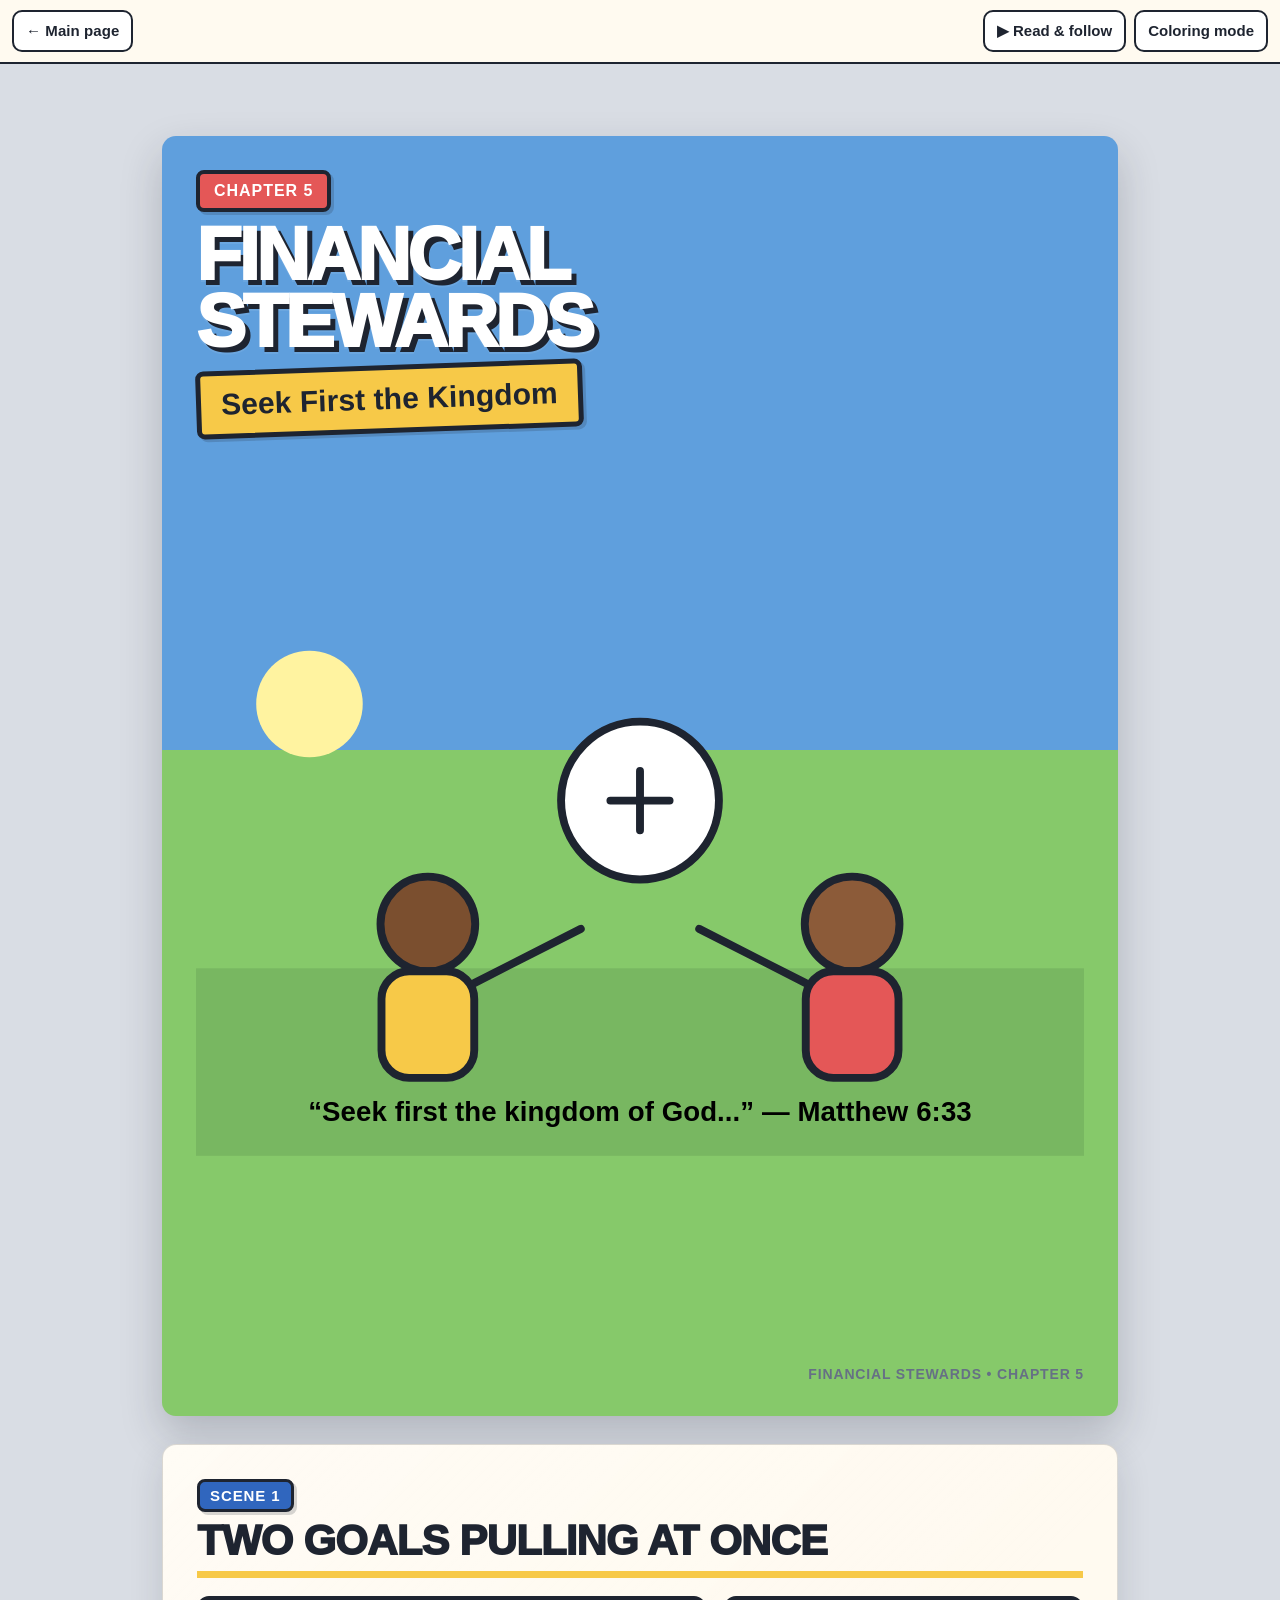
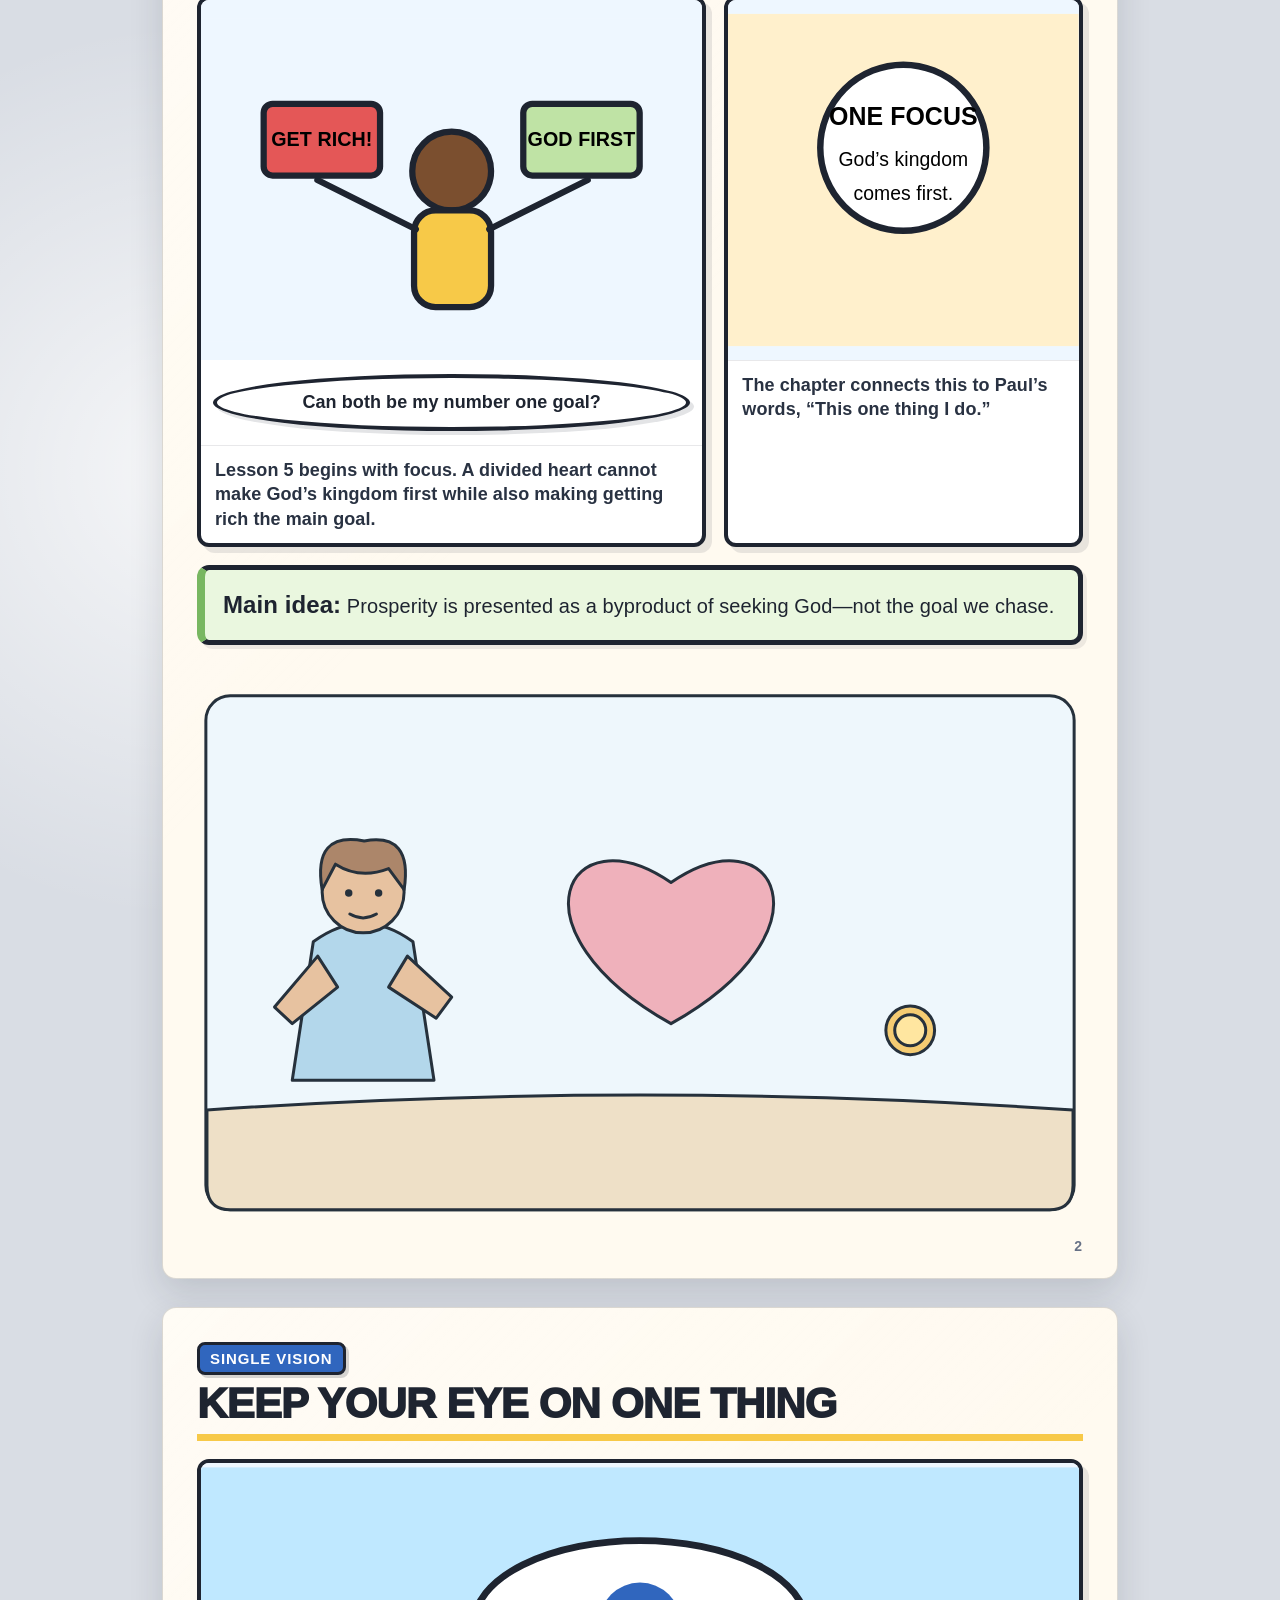
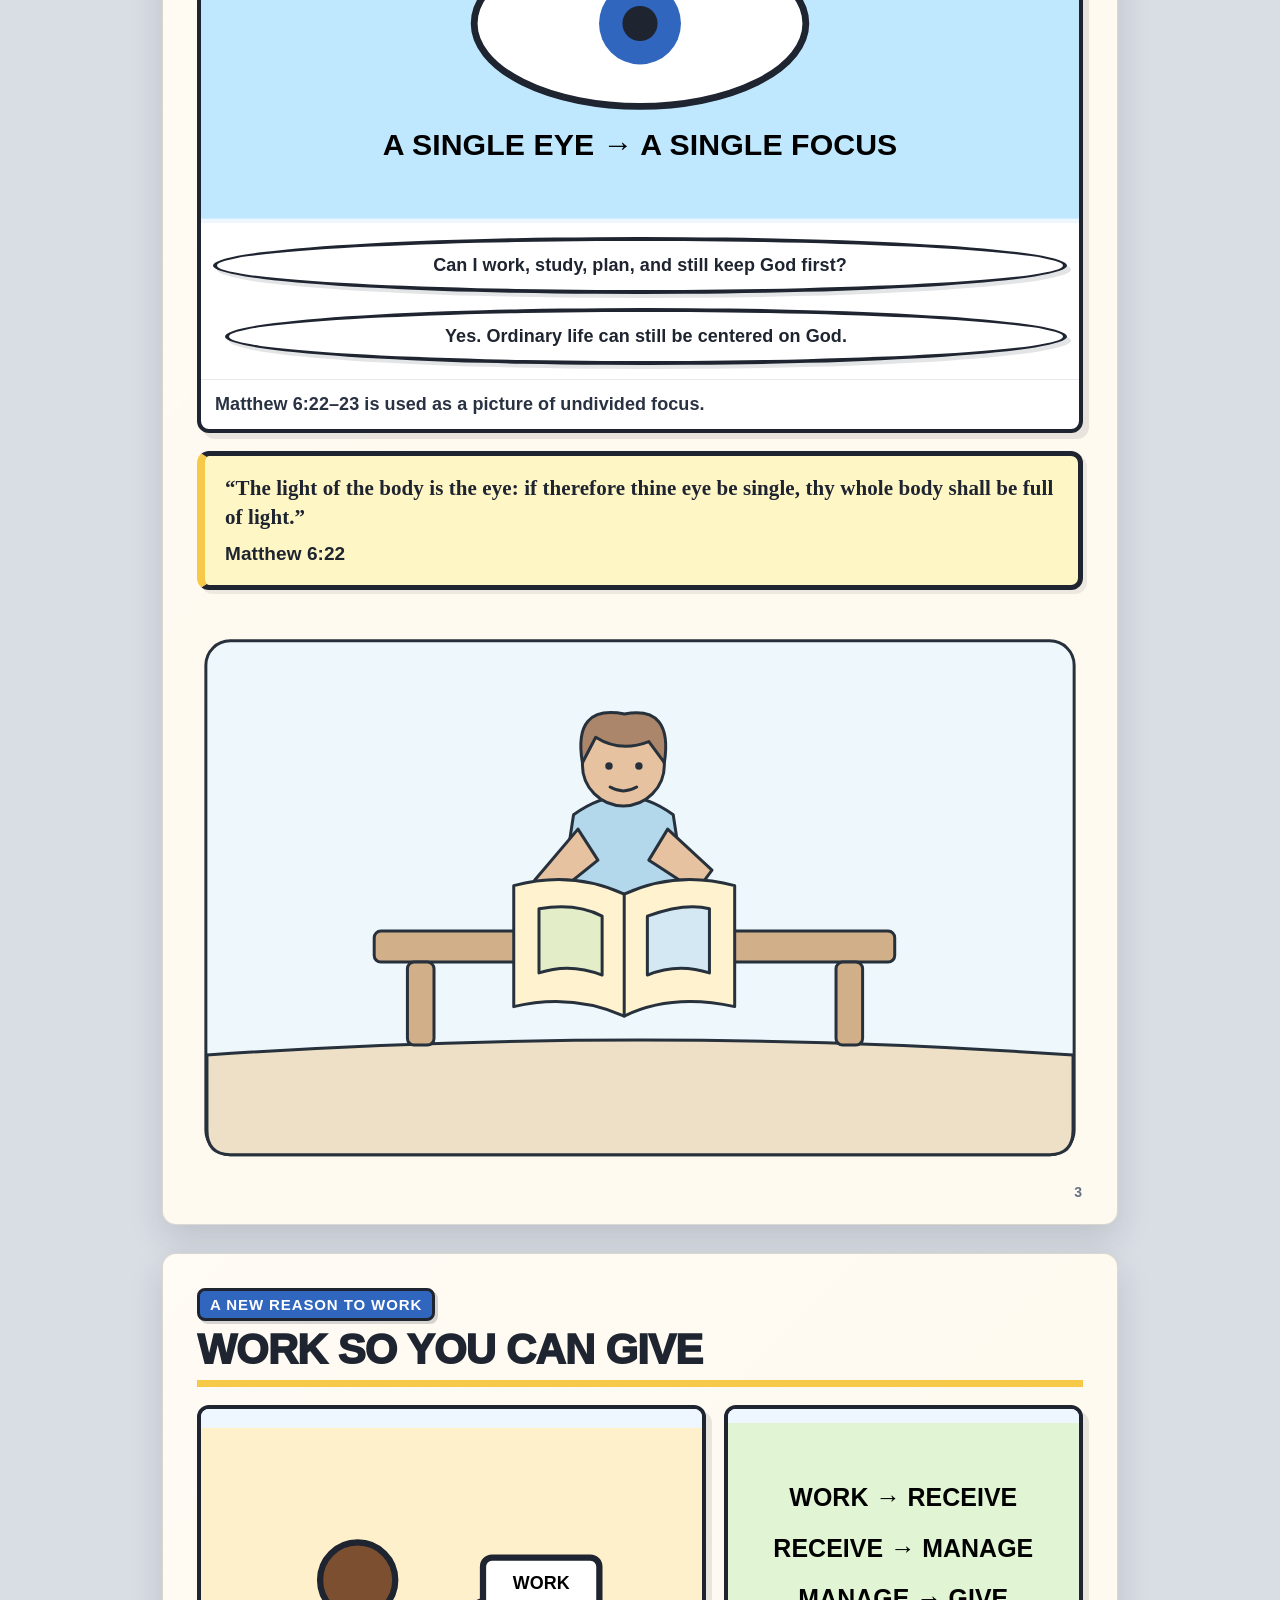
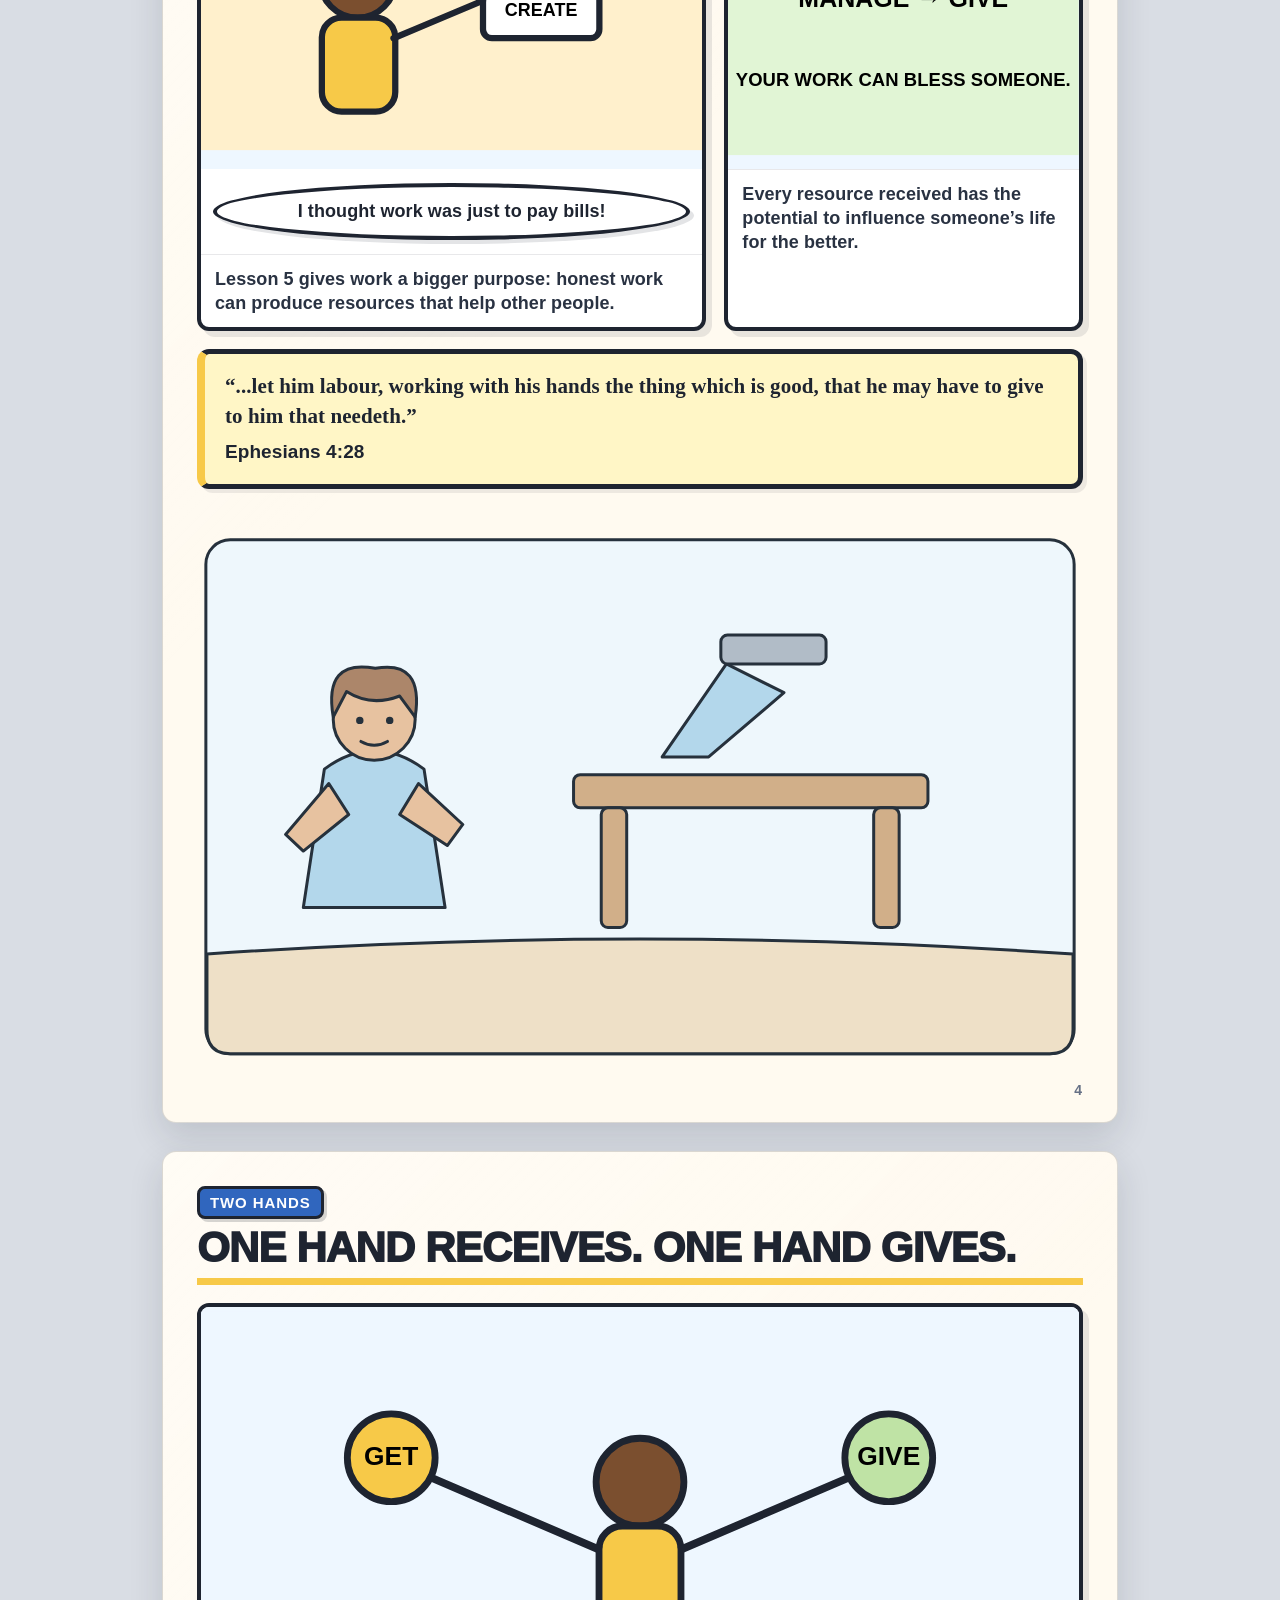
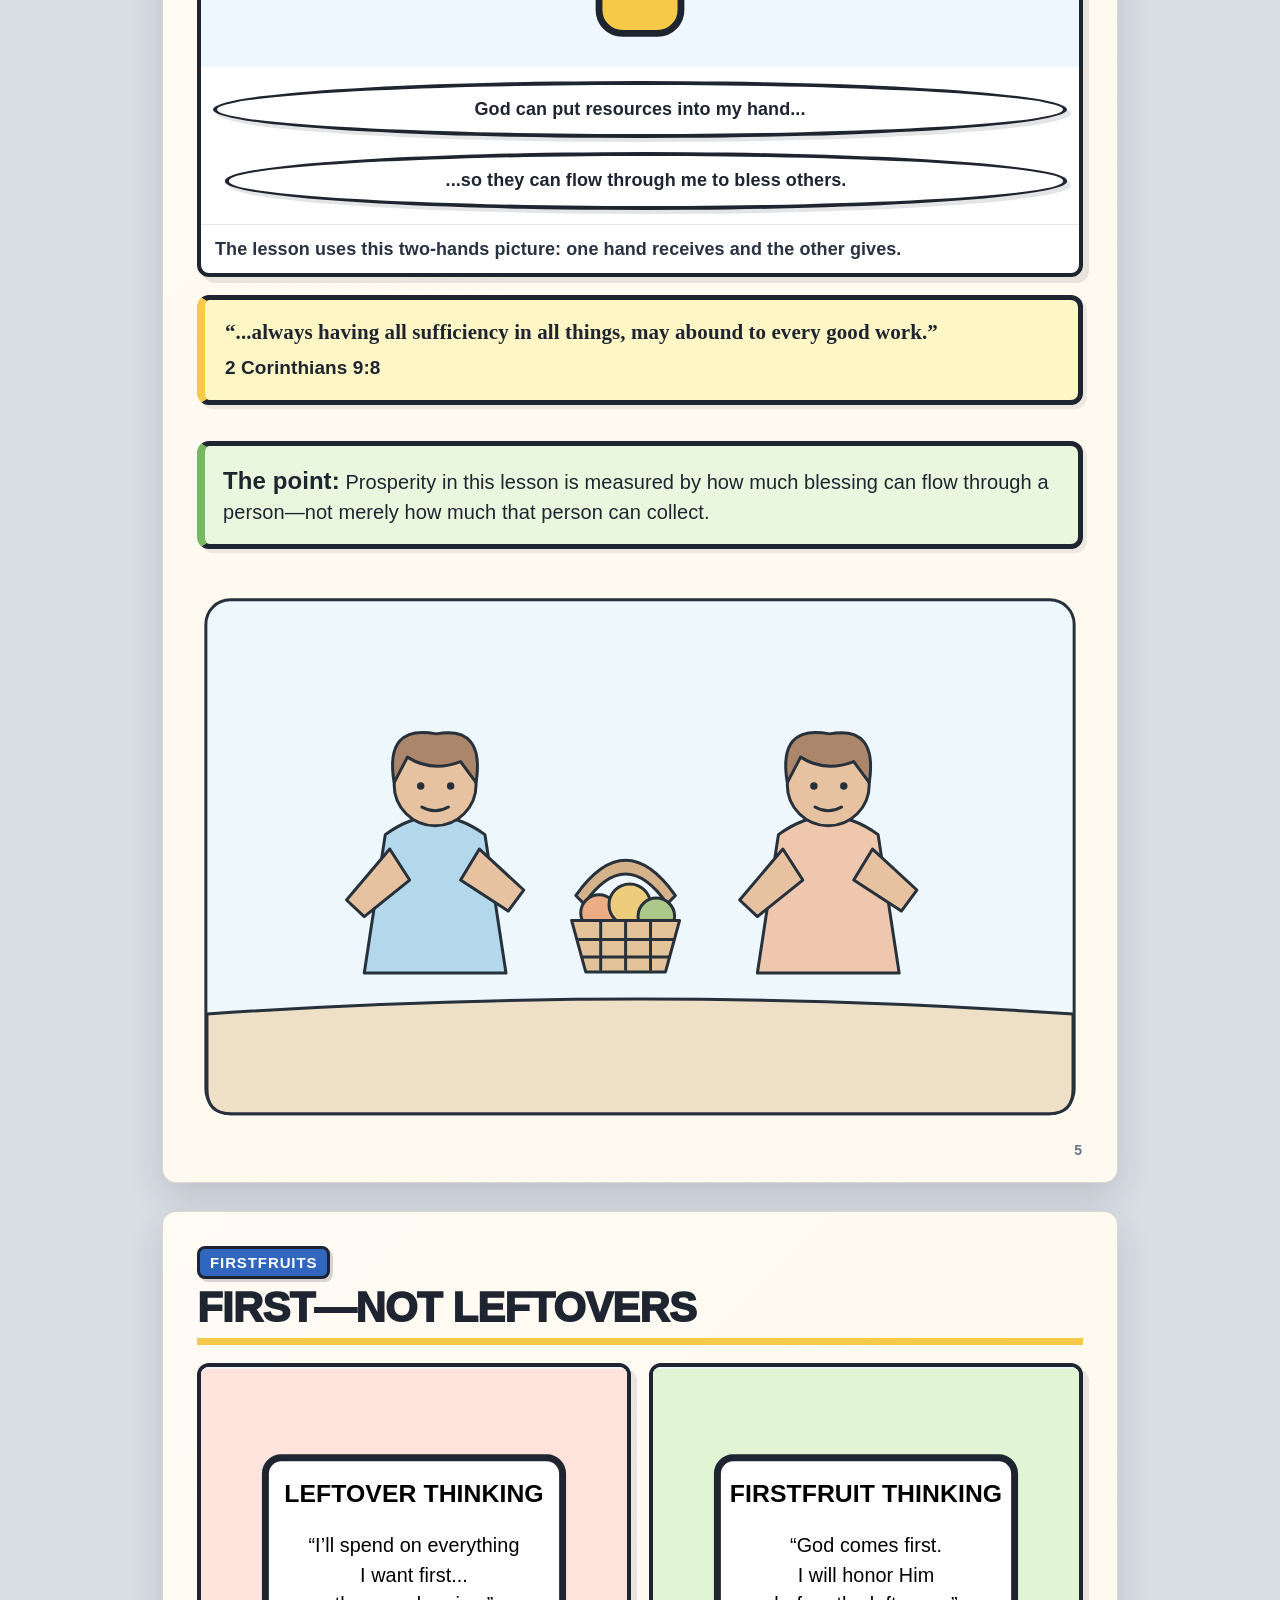
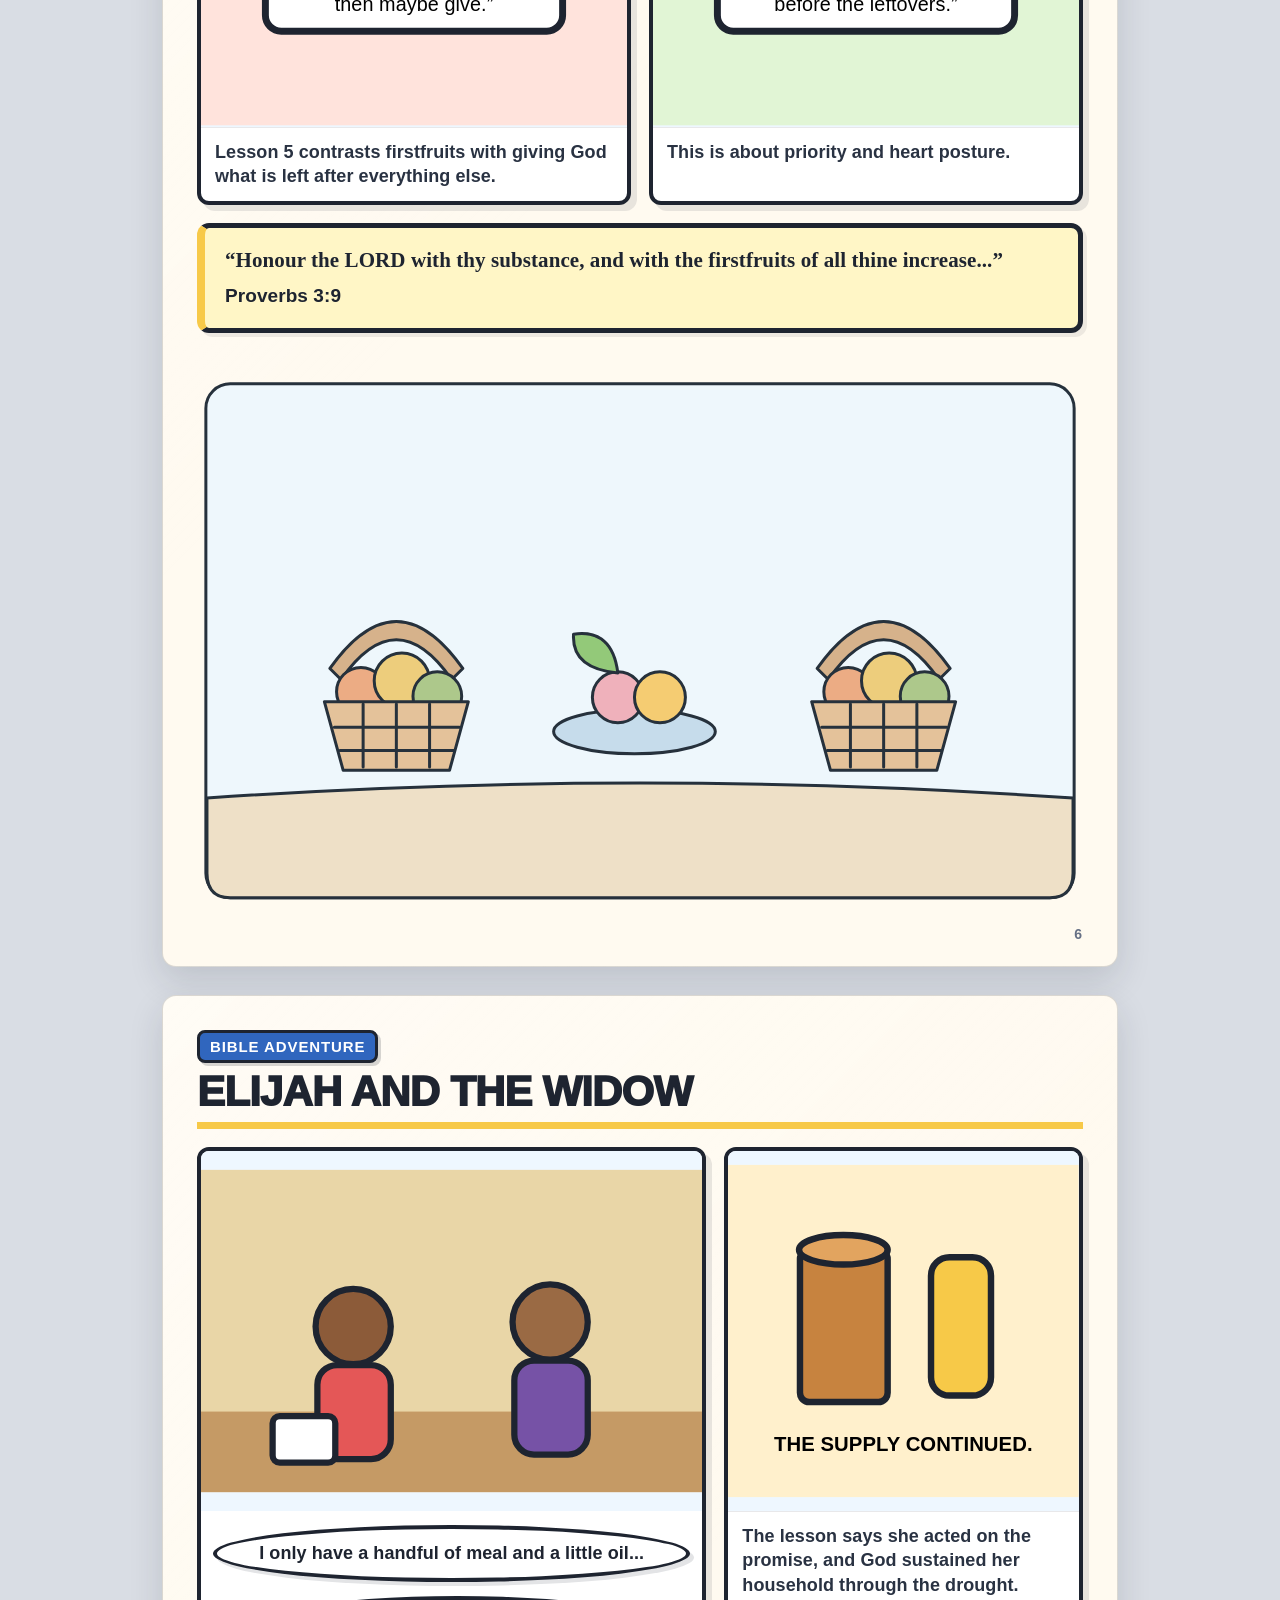
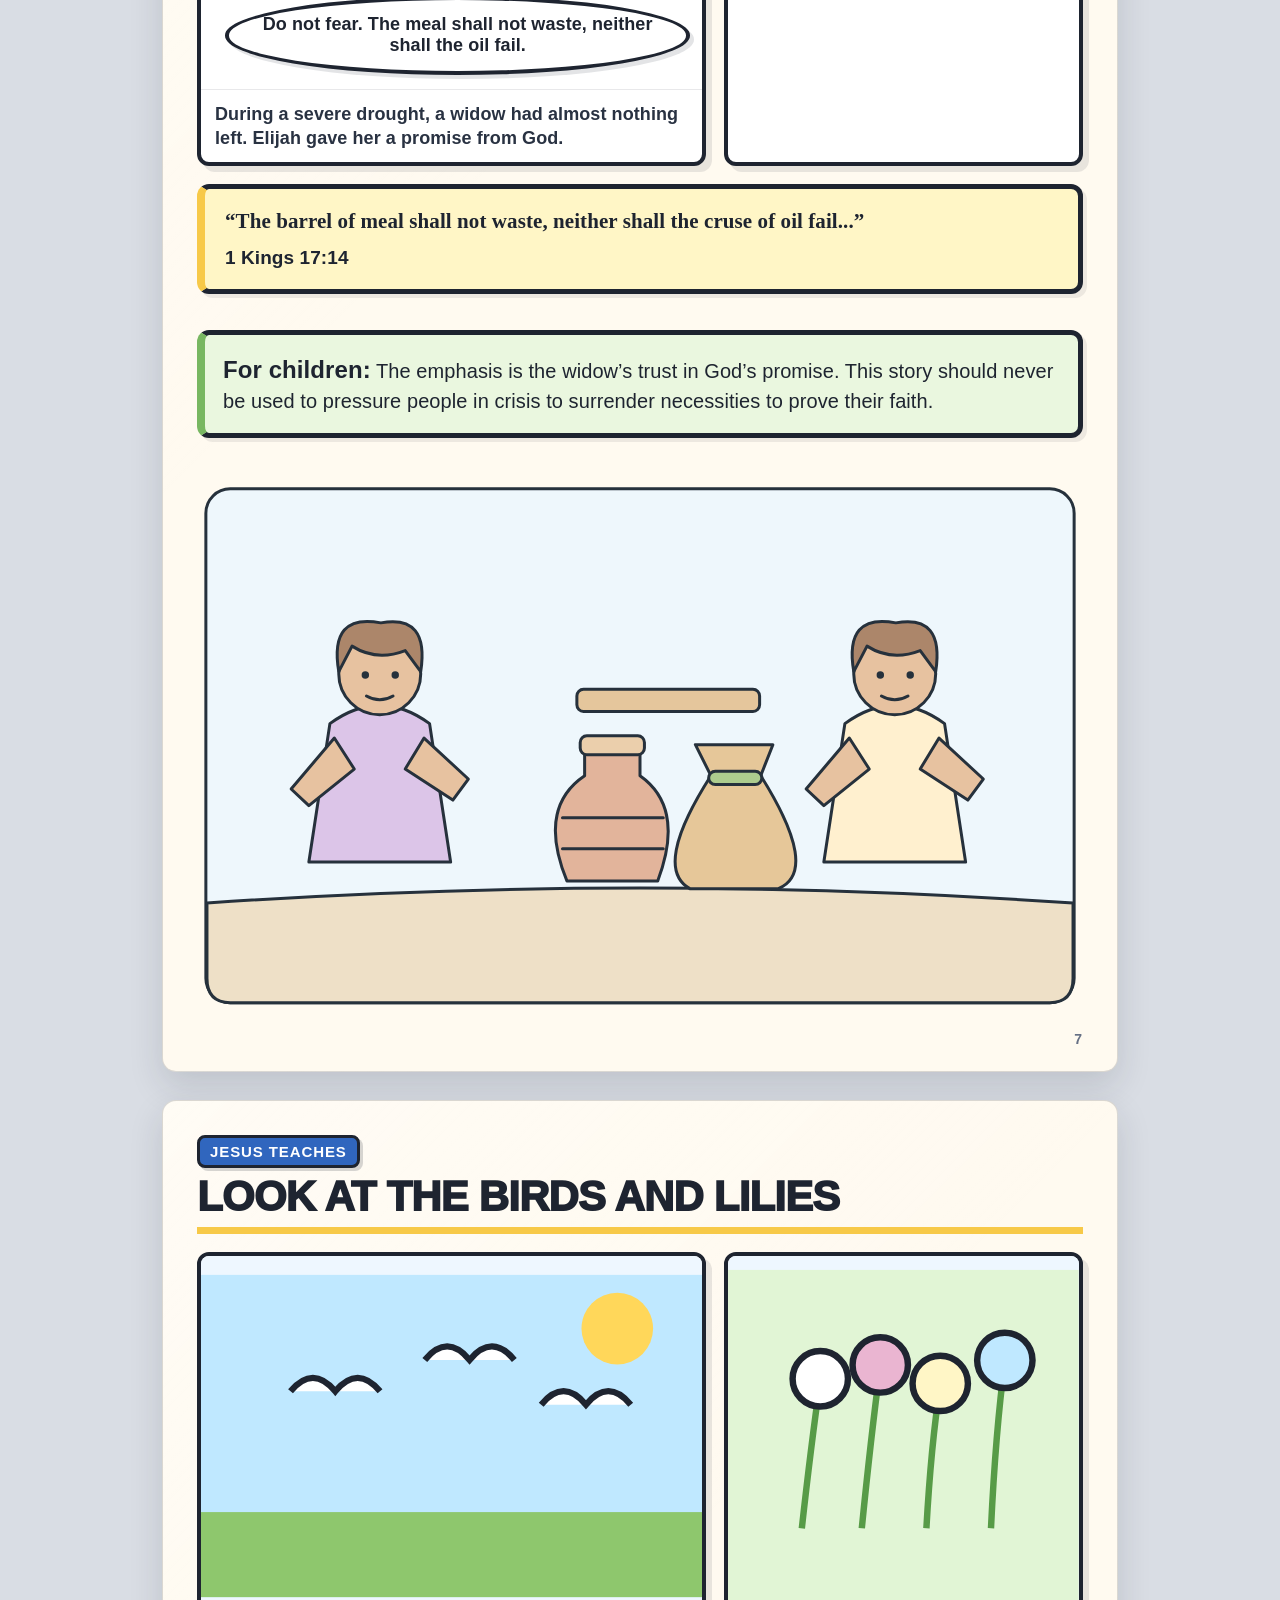
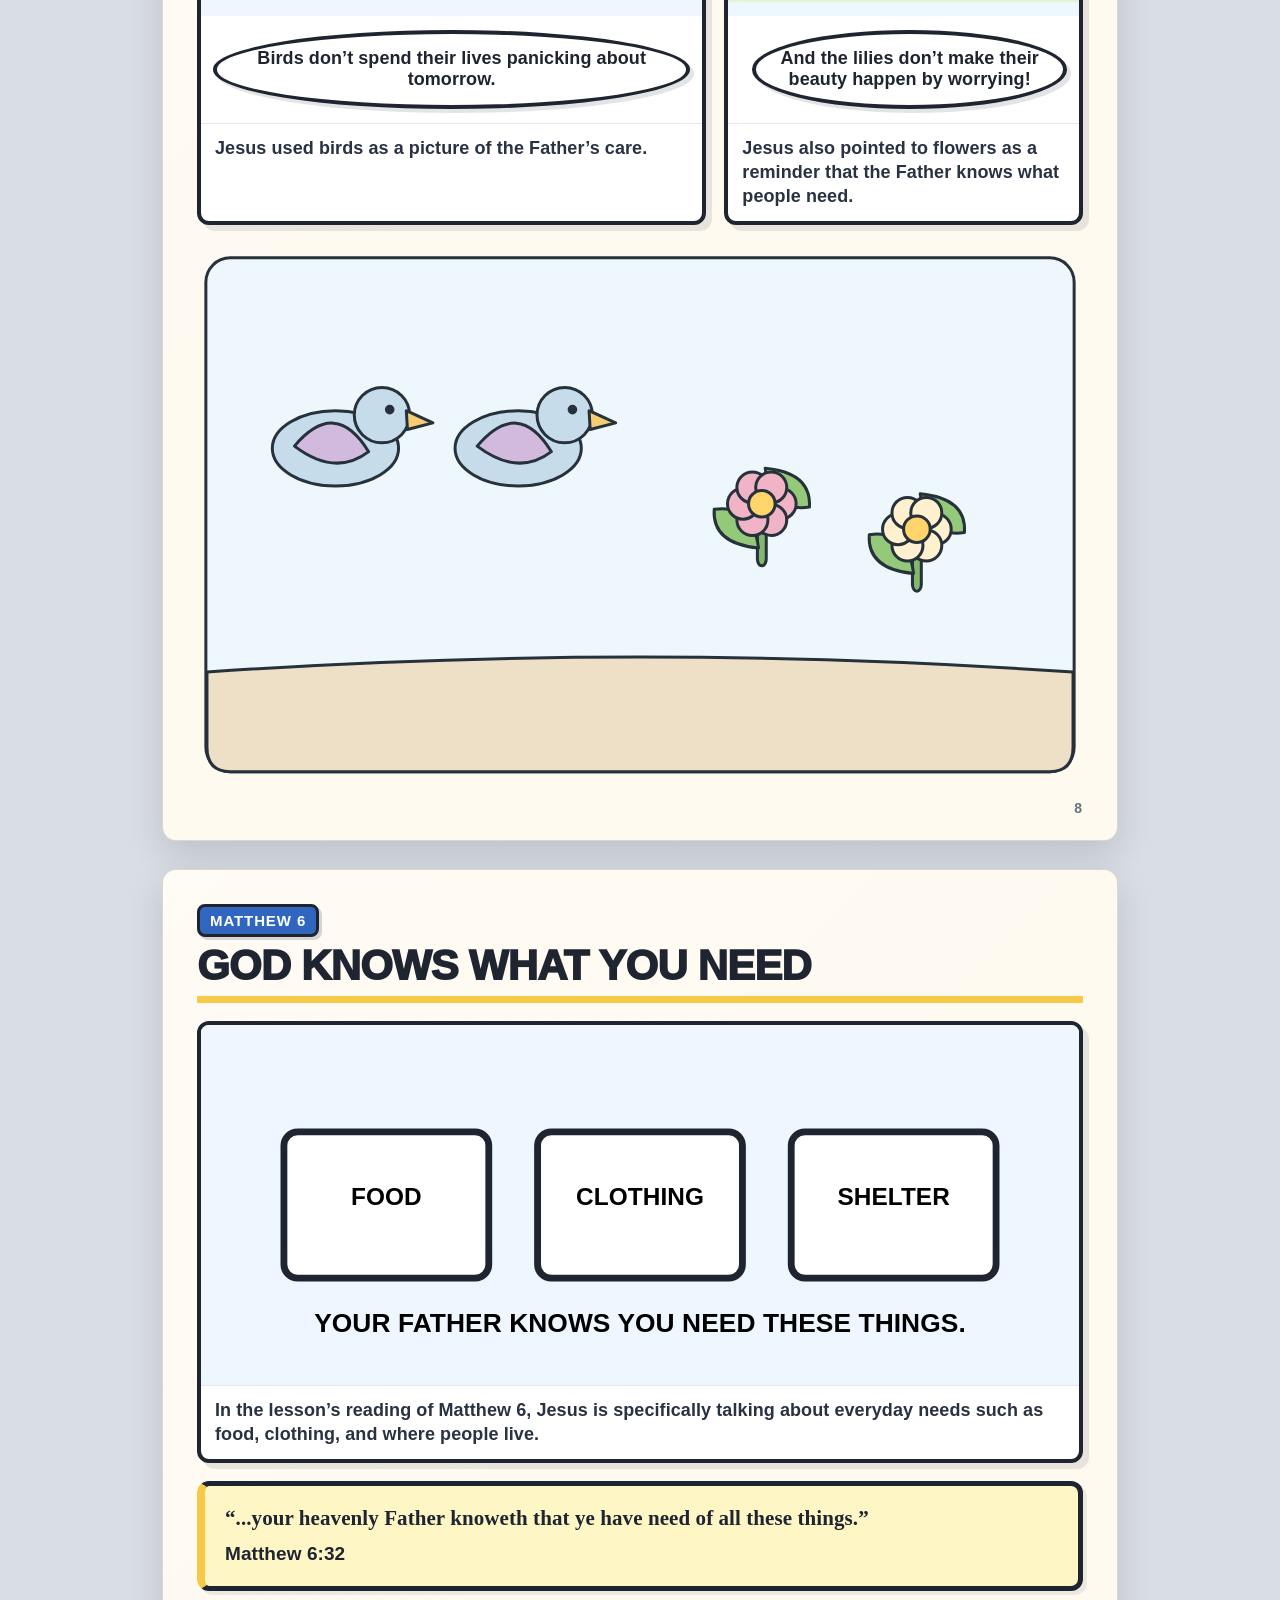
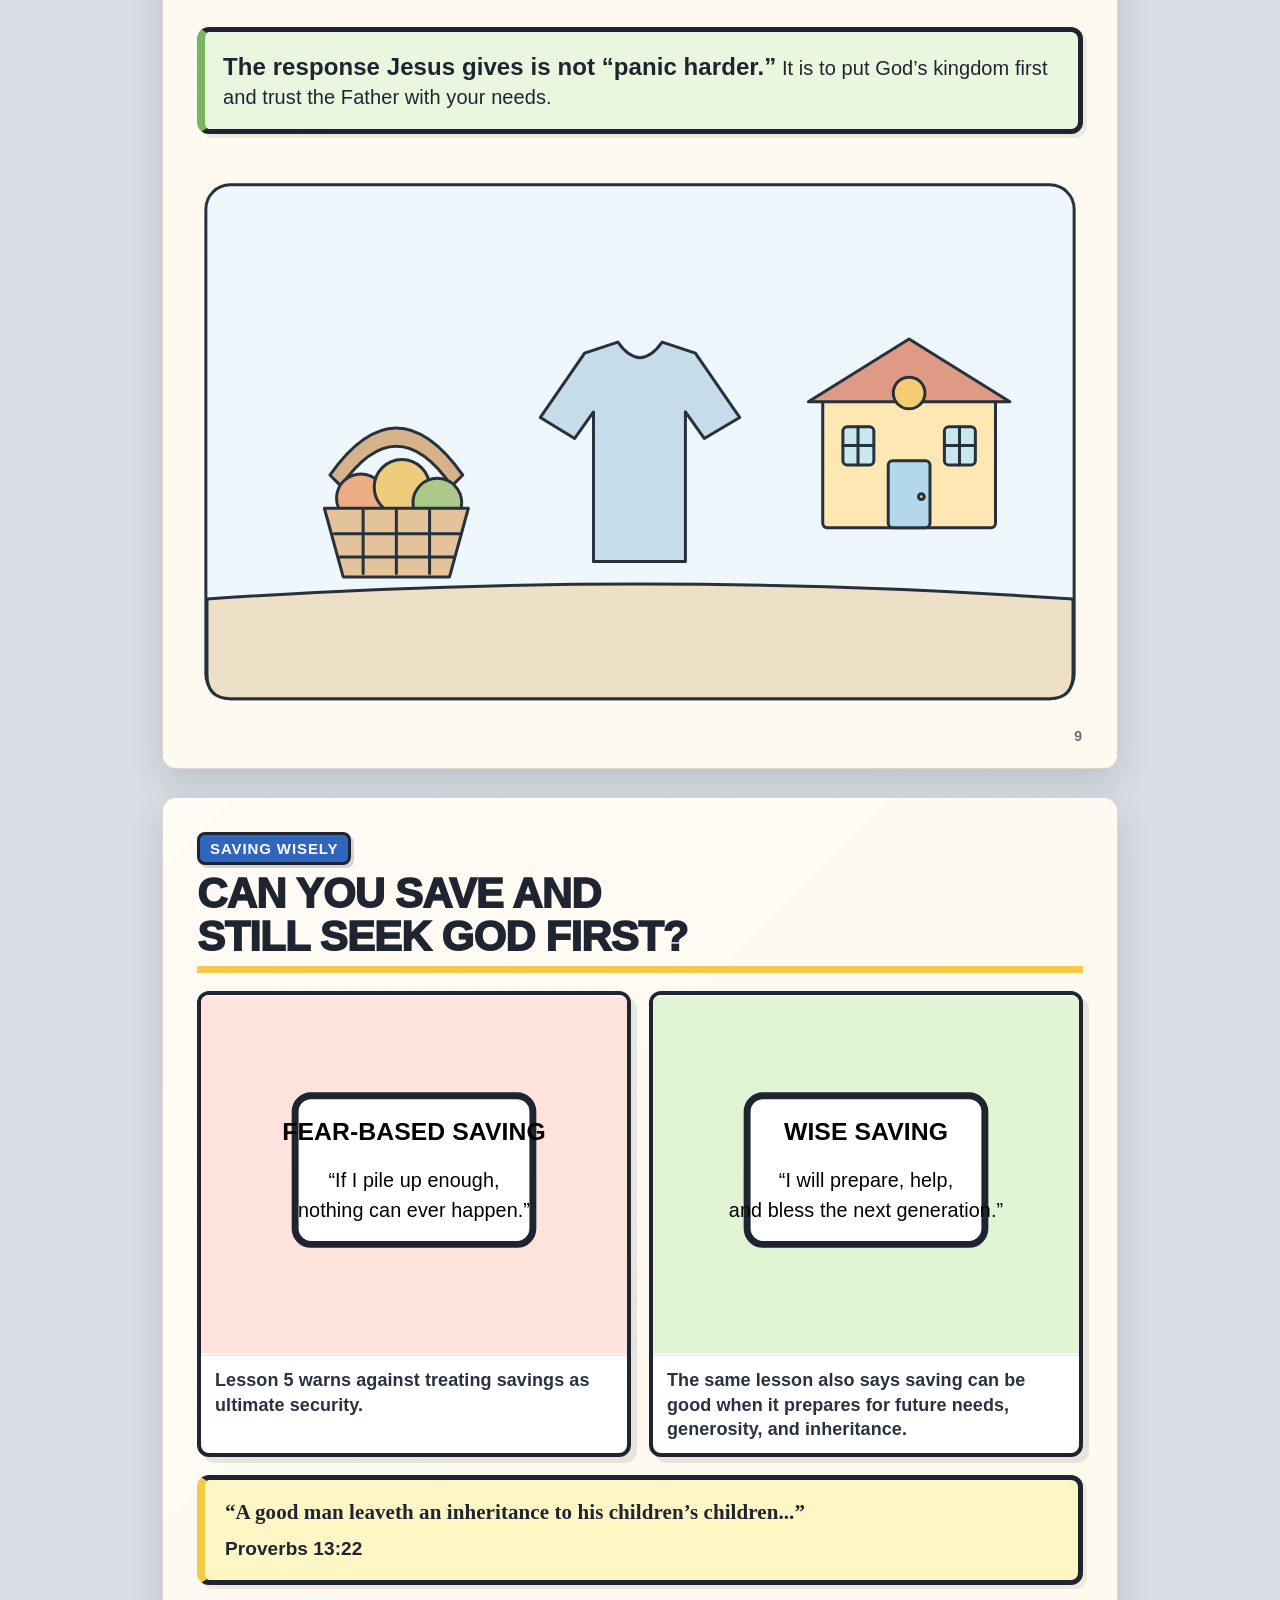
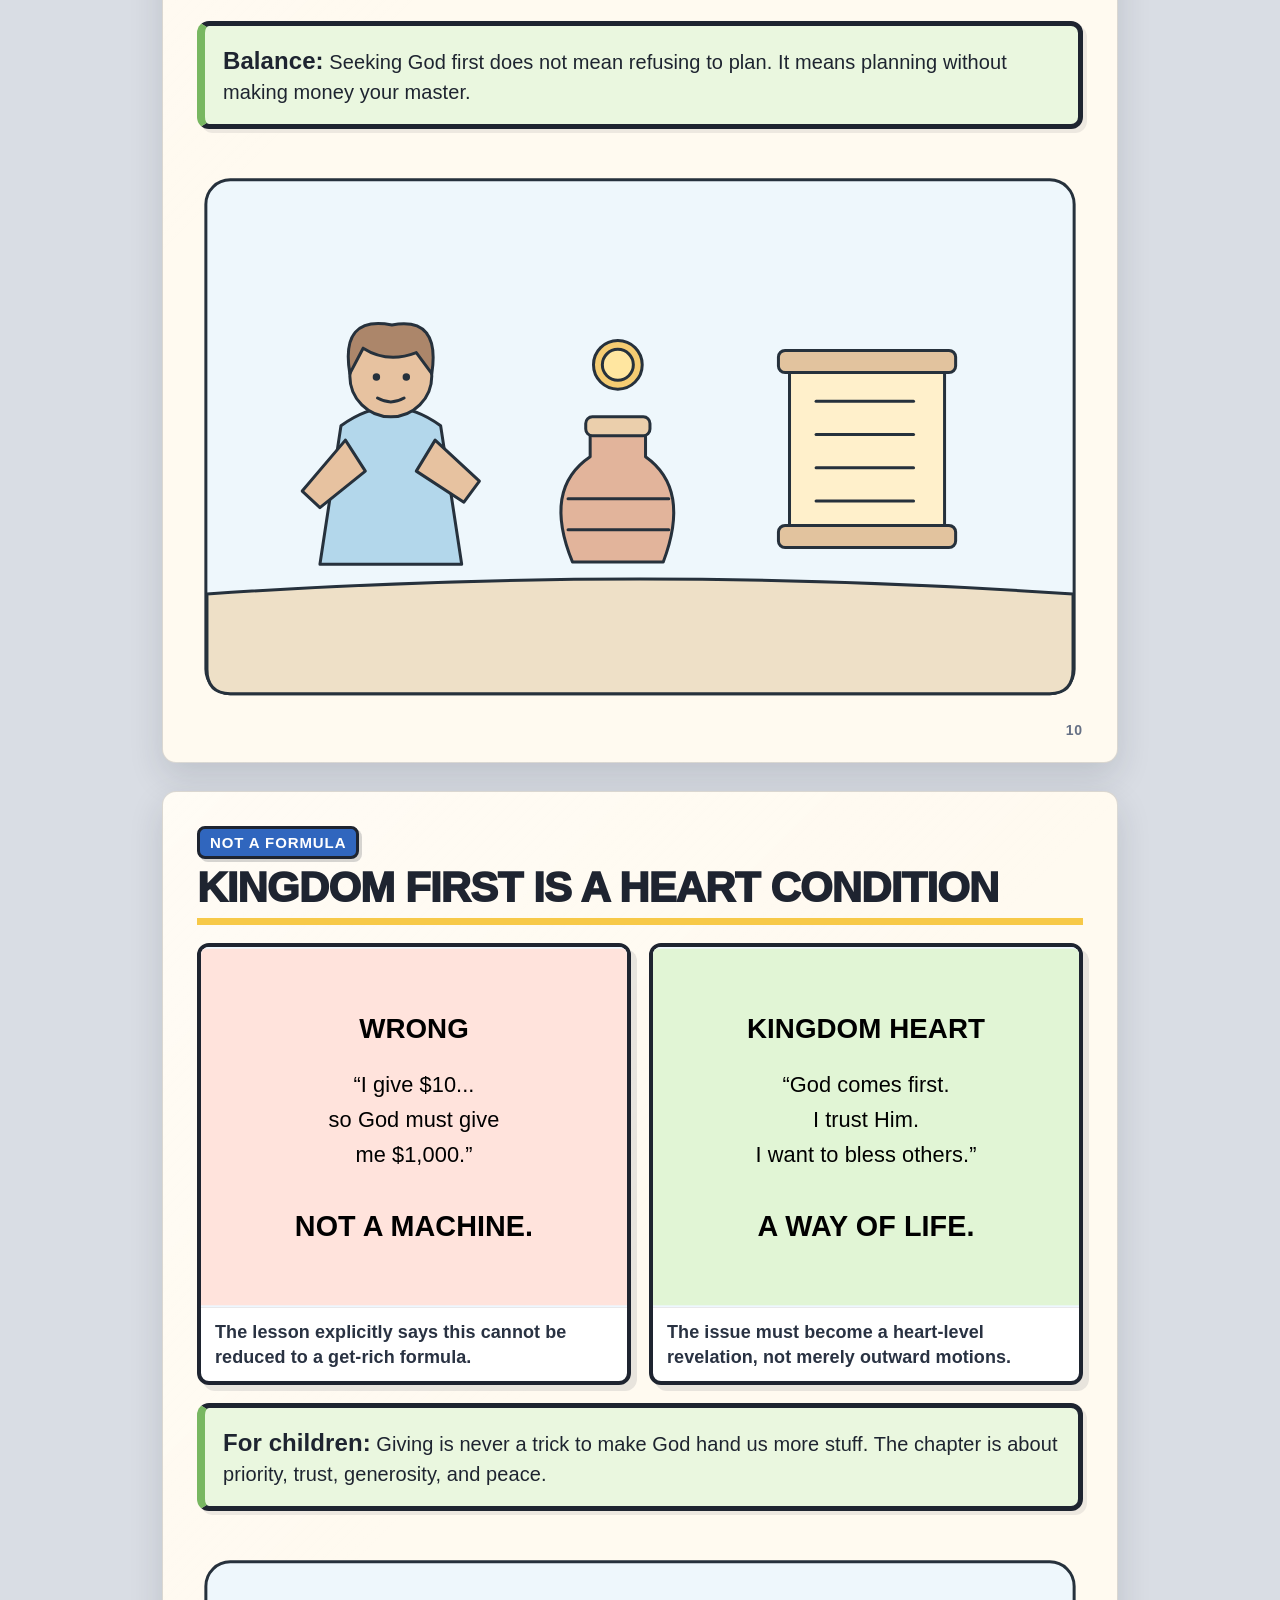
<file: financial_stewards_chapter_5.html>
<!DOCTYPE html>
<html lang="en"><head><meta charset="UTF-8"><meta name="viewport" content="width=device-width,initial-scale=1.0">
<title>Financial Stewards — Chapter 5: Seek First the Kingdom</title>
<script src="financial-stewards-mode.js" defer></script>
<script src="financial-stewards-interactive.js" defer></script>
<style>
@import url("financial-stewards-refinement.css");
:root{--ink:#1e2430;--cream:#fffaf0;--gold:#f7c948;--sky:#bfe8ff;--green:#bfe3a5;--blue:#3066be;--red:#e45757;--purple:#7652a6}
*{box-sizing:border-box}body{margin:0;background:#d9dde4;color:var(--ink);font-family:"Trebuchet MS",Arial,sans-serif}.book{max-width:980px;margin:auto;padding:24px}.page{min-height:1280px;background:var(--cream);margin:0 auto 28px;padding:34px;position:relative;box-shadow:0 8px 30px #0003;overflow:hidden;page-break-after:always}.cover{background:linear-gradient(#5f9fdd 0 48%,#86c96a 48% 100%);display:flex;flex-direction:column;justify-content:space-between}.title{font-size:74px;line-height:.9;font-weight:1000;letter-spacing:-3px;text-transform:uppercase;color:#fff;text-shadow:5px 5px 0 var(--ink);margin:10px 0}.subtitle{display:inline-block;background:var(--gold);border:5px solid var(--ink);padding:12px 20px;font-size:30px;font-weight:900;transform:rotate(-2deg)}.chapter-label{display:inline-block;background:var(--red);color:#fff;border:4px solid var(--ink);padding:8px 14px;font-weight:900}.panel-grid{display:grid;grid-template-columns:repeat(12,1fr);gap:14px}.panel{background:#fff;border:5px solid var(--ink);position:relative;overflow:hidden;min-height:260px;box-shadow:5px 5px 0 #1e24301f}.p12{grid-column:span 12}.p7{grid-column:span 7}.p6{grid-column:span 6}.p5{grid-column:span 5}.art{height:230px;width:100%;display:block}.tall .art{height:360px}.narration{padding:12px 14px;font-size:18px;line-height:1.35;font-weight:700}.bubble{position:absolute;background:#fff;border:4px solid var(--ink);border-radius:50%;padding:14px 18px;font-weight:900;font-size:18px;line-height:1.18;z-index:5;text-align:center}.bubble:after{content:"";position:absolute;width:22px;height:22px;background:#fff;border-right:4px solid var(--ink);border-bottom:4px solid var(--ink);transform:rotate(45deg);bottom:-12px;left:36%}.bubble.right:after{left:auto;right:28%}.verse{background:#fff6c6;border:5px solid var(--ink);padding:18px 20px;font-family:Georgia,serif;font-size:21px;line-height:1.4;font-weight:700;margin:18px 0}.verse strong{display:block;font-family:"Trebuchet MS",Arial,sans-serif;font-size:19px;margin-top:8px}.lesson{background:#eaf7df;border:5px solid var(--ink);padding:18px;margin:18px 0;font-size:20px;line-height:1.4}.lesson b{font-size:24px}.page-title{font-size:42px;font-weight:1000;text-transform:uppercase;margin:0 0 18px;border-bottom:7px solid var(--gold);padding-bottom:8px}.badge{display:inline-block;background:var(--blue);color:#fff;border:3px solid var(--ink);padding:5px 10px;font-size:15px;font-weight:900;text-transform:uppercase;margin-bottom:8px}.challenge{background:#efe6ff;border:5px solid var(--ink);padding:22px;margin-top:18px}.challenge h2{margin:0 0 10px;font-size:30px}.q{background:#fff;border:3px dashed var(--ink);padding:12px;margin:10px 0;font-size:18px;font-weight:700}.footer{position:absolute;bottom:12px;right:24px;font-weight:900;font-size:14px}.center{text-align:center}.keyline{font-size:30px;font-weight:1000;text-align:center}.sticker{background:var(--purple);color:#fff;border:5px solid var(--ink);border-radius:50%;width:180px;height:180px;display:flex;align-items:center;justify-content:center;text-align:center;font-weight:1000;font-size:22px;transform:rotate(7deg);margin:auto}
@media print{body{background:#fff}.book{padding:0}.page{box-shadow:none;margin:0;min-height:100vh}}
</style></head><body><div class="book">

<section class="page cover"><div><div class="chapter-label">CHAPTER 5</div><div class="title">Financial<br>Stewards</div><div class="subtitle">Seek First the Kingdom</div></div>
<svg viewBox="0 0 900 540" width="100%"><rect y="350" width="900" height="190" fill="#78b761"/><circle cx="115" cy="82" r="54" fill="#fff3a0"/><g stroke="#1e2430" stroke-width="8" stroke-linecap="round"><circle cx="450" cy="180" r="80" fill="#fff"/><path d="M420 180h60M450 150v60"/><circle cx="235" cy="305" r="48" fill="#7b4f2f"/><rect x="188" y="353" width="94" height="108" rx="28" fill="#f7c948"/><circle cx="665" cy="305" r="48" fill="#8c5b39"/><rect x="618" y="353" width="94" height="108" rx="28" fill="#e45757"/><path d="M282 365l108-55M618 365l-108-55"/></g><text x="450" y="505" text-anchor="middle" font-size="28" font-weight="900">“Seek first the kingdom of God...” — Matthew 6:33</text></svg><div class="footer">FINANCIAL STEWARDS • CHAPTER 5</div></section>

<section class="page"><div class="badge">Scene 1</div><h1 class="page-title">Two Goals Pulling at Once</h1><div class="panel-grid">
<div class="panel p7 tall"><svg class="art" viewBox="0 0 560 360"><rect width="560" height="360" fill="#eef7ff"/><g stroke="#1e2430" stroke-width="7" stroke-linecap="round"><circle cx="280" cy="170" r="44" fill="#7b4f2f"/><rect x="238" y="214" width="86" height="108" rx="24" fill="#f7c948"/><path d="M240 235l-110-55M322 235l110-55"/><rect x="70" y="95" width="130" height="80" rx="10" fill="#e45757"/><rect x="360" y="95" width="130" height="80" rx="10" fill="#bfe3a5"/></g><text x="135" y="142" text-anchor="middle" font-size="22" font-weight="900">GET RICH!</text><text x="425" y="142" text-anchor="middle" font-size="22" font-weight="900">GOD FIRST</text></svg><div class="bubble" style="top:45px;left:175px;width:215px;">Can both be my number one goal?</div><div class="narration">Lesson 5 begins with focus. A divided heart cannot make God’s kingdom first while also making getting rich the main goal.</div></div>
<div class="panel p5 tall"><svg class="art" viewBox="0 0 380 360"><rect width="380" height="360" fill="#fff0cc"/><circle cx="190" cy="145" r="90" fill="#fff" stroke="#1e2430" stroke-width="7"/><text x="190" y="120" text-anchor="middle" font-size="27" font-weight="900">ONE FOCUS</text><text x="190" y="165" text-anchor="middle" font-size="21">God’s kingdom</text><text x="190" y="202" text-anchor="middle" font-size="21">comes first.</text></svg><div class="narration">The chapter connects this to Paul’s words, “This one thing I do.”</div></div></div>
<div class="lesson"><b>Main idea:</b> Prosperity is presented as a byproduct of seeking God—not the goal we chase.</div><div class="footer">2</div></section>

<section class="page"><div class="badge">Single Vision</div><h1 class="page-title">Keep Your Eye on One Thing</h1><div class="panel-grid"><div class="panel p12 tall"><svg class="art" viewBox="0 0 900 360"><rect width="900" height="360" fill="#bfe8ff"/><ellipse cx="450" cy="160" rx="170" ry="85" fill="#fff" stroke="#1e2430" stroke-width="7"/><circle cx="450" cy="160" r="42" fill="#3066be"/><circle cx="450" cy="160" r="18" fill="#1e2430"/><text x="450" y="295" text-anchor="middle" font-size="31" font-weight="900">A SINGLE EYE → A SINGLE FOCUS</text></svg><div class="bubble" style="top:48px;left:65px;width:250px;">Can I work, study, plan, and still keep God first?</div><div class="bubble right" style="top:48px;right:55px;width:270px;">Yes. Ordinary life can still be centered on God.</div><div class="narration">Matthew 6:22–23 is used as a picture of undivided focus.</div></div></div><div class="verse">“The light of the body is the eye: if therefore thine eye be single, thy whole body shall be full of light.” <strong>Matthew 6:22</strong></div><div class="footer">3</div></section>

<section class="page"><div class="badge">A New Reason to Work</div><h1 class="page-title">Work So You Can Give</h1><div class="panel-grid"><div class="panel p7 tall"><svg class="art" viewBox="0 0 560 360"><rect width="560" height="360" fill="#fff0cc"/><g stroke="#1e2430" stroke-width="7" stroke-linecap="round"><circle cx="175" cy="170" r="42" fill="#7b4f2f"/><rect x="135" y="212" width="82" height="105" rx="22" fill="#f7c948"/><rect x="315" y="145" width="130" height="90" rx="10" fill="#fff"/><path d="M215 235l100-42"/></g><text x="380" y="180" text-anchor="middle" font-size="20" font-weight="900">WORK</text><text x="380" y="210" text-anchor="middle" font-size="20" font-weight="900">CREATE</text></svg><div class="bubble" style="top:55px;left:20px;width:230px;">I thought work was just to pay bills!</div><div class="narration">Lesson 5 gives work a bigger purpose: honest work can produce resources that help other people.</div></div><div class="panel p5 tall"><svg class="art" viewBox="0 0 380 360"><rect width="380" height="360" fill="#e1f5d5"/><text x="190" y="90" text-anchor="middle" font-size="27" font-weight="900">WORK → RECEIVE</text><text x="190" y="145" text-anchor="middle" font-size="27" font-weight="900">RECEIVE → MANAGE</text><text x="190" y="200" text-anchor="middle" font-size="27" font-weight="900">MANAGE → GIVE</text><text x="190" y="285" text-anchor="middle" font-size="20" font-weight="900">YOUR WORK CAN BLESS SOMEONE.</text></svg><div class="narration">Every resource received has the potential to influence someone’s life for the better.</div></div></div><div class="verse">“...let him labour, working with his hands the thing which is good, that he may have to give to him that needeth.” <strong>Ephesians 4:28</strong></div><div class="footer">4</div></section>

<section class="page"><div class="badge">Two Hands</div><h1 class="page-title">One Hand Receives. One Hand Gives.</h1><div class="panel-grid"><div class="panel p12 tall"><svg class="art" viewBox="0 0 900 360"><rect width="900" height="360" fill="#eef7ff"/><circle cx="450" cy="175" r="45" fill="#7b4f2f" stroke="#1e2430" stroke-width="7"/><rect x="408" y="220" width="84" height="110" rx="24" fill="#f7c948" stroke="#1e2430" stroke-width="7"/><path d="M410 245L235 170M490 245L665 170" stroke="#1e2430" stroke-width="8"/><circle cx="195" cy="150" r="45" fill="#f7c948" stroke="#1e2430" stroke-width="7"/><circle cx="705" cy="150" r="45" fill="#bfe3a5" stroke="#1e2430" stroke-width="7"/><text x="195" y="157" text-anchor="middle" font-size="27" font-weight="900">GET</text><text x="705" y="157" text-anchor="middle" font-size="27" font-weight="900">GIVE</text></svg><div class="bubble" style="top:50px;left:55px;width:240px;">God can put resources into my hand...</div><div class="bubble right" style="top:50px;right:45px;width:255px;">...so they can flow through me to bless others.</div><div class="narration">The lesson uses this two-hands picture: one hand receives and the other gives.</div></div></div><div class="verse">“...always having all sufficiency in all things, may abound to every good work.” <strong>2 Corinthians 9:8</strong></div><div class="lesson"><b>The point:</b> Prosperity in this lesson is measured by how much blessing can flow through a person—not merely how much that person can collect.</div><div class="footer">5</div></section>

<section class="page"><div class="badge">Firstfruits</div><h1 class="page-title">First—Not Leftovers</h1><div class="panel-grid"><div class="panel p6 tall"><svg class="art" viewBox="0 0 430 360"><rect width="430" height="360" fill="#ffe3dc"/><rect x="65" y="90" width="300" height="175" rx="16" fill="#fff" stroke="#1e2430" stroke-width="7"/><text x="215" y="135" text-anchor="middle" font-size="25" font-weight="900">LEFTOVER THINKING</text><text x="215" y="185" text-anchor="middle" font-size="20">“I’ll spend on everything</text><text x="215" y="215" text-anchor="middle" font-size="20">I want first...</text><text x="215" y="245" text-anchor="middle" font-size="20">then maybe give.”</text></svg><div class="narration">Lesson 5 contrasts firstfruits with giving God what is left after everything else.</div></div><div class="panel p6 tall"><svg class="art" viewBox="0 0 430 360"><rect width="430" height="360" fill="#e1f5d5"/><rect x="65" y="90" width="300" height="175" rx="16" fill="#fff" stroke="#1e2430" stroke-width="7"/><text x="215" y="135" text-anchor="middle" font-size="25" font-weight="900">FIRSTFRUIT THINKING</text><text x="215" y="185" text-anchor="middle" font-size="20">“God comes first.</text><text x="215" y="215" text-anchor="middle" font-size="20">I will honor Him</text><text x="215" y="245" text-anchor="middle" font-size="20">before the leftovers.”</text></svg><div class="narration">This is about priority and heart posture.</div></div></div><div class="verse">“Honour the LORD with thy substance, and with the firstfruits of all thine increase...” <strong>Proverbs 3:9</strong></div><div class="footer">6</div></section>

<section class="page"><div class="badge">Bible Adventure</div><h1 class="page-title">Elijah and the Widow</h1><div class="panel-grid"><div class="panel p7 tall"><svg class="art" viewBox="0 0 560 360"><rect width="560" height="360" fill="#e9d6a7"/><rect y="270" width="560" height="90" fill="#c59a65"/><g stroke="#1e2430" stroke-width="7" stroke-linecap="round"><circle cx="170" cy="175" r="42" fill="#8c5b39"/><rect x="130" y="218" width="82" height="105" rx="22" fill="#e45757"/><circle cx="390" cy="170" r="42" fill="#9a6a44"/><rect x="350" y="213" width="82" height="105" rx="22" fill="#7652a6"/><rect x="80" y="275" width="70" height="52" rx="8" fill="#fff"/></g></svg><div class="bubble" style="top:55px;left:15px;width:235px;">I only have a handful of meal and a little oil...</div><div class="bubble right" style="top:55px;right:15px;width:230px;">Do not fear. The meal shall not waste, neither shall the oil fail.</div><div class="narration">During a severe drought, a widow had almost nothing left. Elijah gave her a promise from God.</div></div><div class="panel p5 tall"><svg class="art" viewBox="0 0 380 360"><rect width="380" height="360" fill="#fff0cc"/><rect x="78" y="92" width="95" height="165" rx="10" fill="#c7833f" stroke="#1e2430" stroke-width="7"/><ellipse cx="125" cy="92" rx="48" ry="16" fill="#e2a45f" stroke="#1e2430" stroke-width="7"/><rect x="220" y="100" width="65" height="150" rx="20" fill="#f7c948" stroke="#1e2430" stroke-width="7"/><text x="190" y="310" text-anchor="middle" font-size="22" font-weight="900">THE SUPPLY CONTINUED.</text></svg><div class="narration">The lesson says she acted on the promise, and God sustained her household through the drought.</div></div></div><div class="verse">“The barrel of meal shall not waste, neither shall the cruse of oil fail...” <strong>1 Kings 17:14</strong></div><div class="lesson"><b>For children:</b> The emphasis is the widow’s trust in God’s promise. This story should never be used to pressure people in crisis to surrender necessities to prove their faith.</div><div class="footer">7</div></section>

<section class="page"><div class="badge">Jesus Teaches</div><h1 class="page-title">Look at the Birds and Lilies</h1><div class="panel-grid"><div class="panel p7 tall"><svg class="art" viewBox="0 0 560 360"><rect width="560" height="360" fill="#bfe8ff"/><circle cx="465" cy="60" r="40" fill="#ffd75a"/><rect y="265" width="560" height="95" fill="#8ec76d"/><g stroke="#1e2430" stroke-width="7" fill="#fff"><path d="M100 130q25-30 50 0q25-30 50 0"/><path d="M250 95q25-30 50 0q25-30 50 0"/><path d="M380 145q25-30 50 0q25-30 50 0"/></g></svg><div class="bubble" style="top:170px;left:55px;width:250px;">Birds don’t spend their lives panicking about tomorrow.</div><div class="narration">Jesus used birds as a picture of the Father’s care.</div></div><div class="panel p5 tall"><svg class="art" viewBox="0 0 380 360"><rect width="380" height="360" fill="#e1f5d5"/><g stroke="#1e2430" stroke-width="7"><path d="M80 280q10-90 20-160M145 280q10-100 20-175M215 280q5-90 15-155M285 280q5-105 15-180" stroke="#579b47"/><circle cx="100" cy="118" r="30" fill="#fff"/><circle cx="165" cy="103" r="30" fill="#eab5d1"/><circle cx="230" cy="123" r="30" fill="#fff6c6"/><circle cx="300" cy="98" r="30" fill="#bfe8ff"/></g></svg><div class="bubble right" style="top:40px;right:14px;width:210px;">And the lilies don’t make their beauty happen by worrying!</div><div class="narration">Jesus also pointed to flowers as a reminder that the Father knows what people need.</div></div></div><div class="footer">8</div></section>

<section class="page"><div class="badge">Matthew 6</div><h1 class="page-title">God Knows What You Need</h1><div class="panel-grid"><div class="panel p12 tall"><svg class="art" viewBox="0 0 900 360"><rect width="900" height="360" fill="#eef7ff"/><rect x="85" y="105" width="210" height="150" rx="14" fill="#fff" stroke="#1e2430" stroke-width="7"/><rect x="345" y="105" width="210" height="150" rx="14" fill="#fff" stroke="#1e2430" stroke-width="7"/><rect x="605" y="105" width="210" height="150" rx="14" fill="#fff" stroke="#1e2430" stroke-width="7"/><text x="190" y="180" text-anchor="middle" font-size="25" font-weight="900">FOOD</text><text x="450" y="180" text-anchor="middle" font-size="25" font-weight="900">CLOTHING</text><text x="710" y="180" text-anchor="middle" font-size="25" font-weight="900">SHELTER</text><text x="450" y="310" text-anchor="middle" font-size="27" font-weight="900">YOUR FATHER KNOWS YOU NEED THESE THINGS.</text></svg><div class="narration">In the lesson’s reading of Matthew 6, Jesus is specifically talking about everyday needs such as food, clothing, and where people live.</div></div></div><div class="verse">“...your heavenly Father knoweth that ye have need of all these things.” <strong>Matthew 6:32</strong></div><div class="lesson"><b>The response Jesus gives is not “panic harder.”</b> It is to put God’s kingdom first and trust the Father with your needs.</div><div class="footer">9</div></section>

<section class="page"><div class="badge">Saving Wisely</div><h1 class="page-title">Can You Save and Still Seek God First?</h1><div class="panel-grid"><div class="panel p6 tall"><svg class="art" viewBox="0 0 430 360"><rect width="430" height="360" fill="#ffe3dc"/><rect x="95" y="100" width="240" height="150" rx="16" fill="#fff" stroke="#1e2430" stroke-width="7"/><text x="215" y="145" text-anchor="middle" font-size="25" font-weight="900">FEAR-BASED SAVING</text><text x="215" y="192" text-anchor="middle" font-size="20">“If I pile up enough,</text><text x="215" y="222" text-anchor="middle" font-size="20">nothing can ever happen.”</text></svg><div class="narration">Lesson 5 warns against treating savings as ultimate security.</div></div><div class="panel p6 tall"><svg class="art" viewBox="0 0 430 360"><rect width="430" height="360" fill="#e1f5d5"/><rect x="95" y="100" width="240" height="150" rx="16" fill="#fff" stroke="#1e2430" stroke-width="7"/><text x="215" y="145" text-anchor="middle" font-size="25" font-weight="900">WISE SAVING</text><text x="215" y="192" text-anchor="middle" font-size="20">“I will prepare, help,</text><text x="215" y="222" text-anchor="middle" font-size="20">and bless the next generation.”</text></svg><div class="narration">The same lesson also says saving can be good when it prepares for future needs, generosity, and inheritance.</div></div></div><div class="verse">“A good man leaveth an inheritance to his children’s children...” <strong>Proverbs 13:22</strong></div><div class="lesson"><b>Balance:</b> Seeking God first does not mean refusing to plan. It means planning without making money your master.</div><div class="footer">10</div></section>

<section class="page"><div class="badge">Not a Formula</div><h1 class="page-title">Kingdom First Is a Heart Condition</h1><div class="panel-grid"><div class="panel p6 tall"><svg class="art" viewBox="0 0 430 360"><rect width="430" height="360" fill="#ffe3dc"/><text x="215" y="90" text-anchor="middle" font-size="28" font-weight="900">WRONG</text><text x="215" y="145" text-anchor="middle" font-size="22">“I give $10...</text><text x="215" y="180" text-anchor="middle" font-size="22">so God must give</text><text x="215" y="215" text-anchor="middle" font-size="22">me $1,000.”</text><text x="215" y="290" text-anchor="middle" font-size="29" font-weight="900">NOT A MACHINE.</text></svg><div class="narration">The lesson explicitly says this cannot be reduced to a get-rich formula.</div></div><div class="panel p6 tall"><svg class="art" viewBox="0 0 430 360"><rect width="430" height="360" fill="#e1f5d5"/><text x="215" y="90" text-anchor="middle" font-size="28" font-weight="900">KINGDOM HEART</text><text x="215" y="145" text-anchor="middle" font-size="22">“God comes first.</text><text x="215" y="180" text-anchor="middle" font-size="22">I trust Him.</text><text x="215" y="215" text-anchor="middle" font-size="22">I want to bless others.”</text><text x="215" y="290" text-anchor="middle" font-size="29" font-weight="900">A WAY OF LIFE.</text></svg><div class="narration">The issue must become a heart-level revelation, not merely outward motions.</div></div></div><div class="lesson"><b>For children:</b> Giving is never a trick to make God hand us more stuff. The chapter is about priority, trust, generosity, and peace.</div><div class="footer">11</div></section>

<section class="page"><div class="badge">The Climax</div><h1 class="page-title">Seek First the Kingdom</h1><div class="panel-grid"><div class="panel p12 tall"><svg class="art" viewBox="0 0 900 360"><rect width="900" height="360" fill="#bfe8ff"/><circle cx="760" cy="70" r="45" fill="#ffd75a"/><rect y="260" width="900" height="100" fill="#8fc776"/><g stroke="#1e2430" stroke-width="7" stroke-linecap="round"><circle cx="235" cy="185" r="42" fill="#7b4f2f"/><rect x="195" y="227" width="82" height="100" rx="22" fill="#f7c948"/><circle cx="450" cy="185" r="42" fill="#8c5b39"/><rect x="410" y="227" width="82" height="100" rx="22" fill="#e45757"/><circle cx="665" cy="185" r="42" fill="#9a6a44"/><rect x="625" y="227" width="82" height="100" rx="22" fill="#5a9ee6"/></g><text x="450" y="78" text-anchor="middle" font-size="38" font-weight="900">FIRST: GOD’S KINGDOM</text><text x="450" y="125" text-anchor="middle" font-size="24" font-weight="900">WORK • GIVE • SAVE • PLAN • TRUST</text></svg><div class="bubble" style="top:150px;left:70px;width:225px;">So I still work...</div><div class="bubble" style="top:150px;left:335px;width:225px;">...still plan wisely...</div><div class="bubble right" style="top:150px;right:65px;width:225px;">...but God stays first!</div><div class="narration">Exactly. The lesson does not tell people to abandon responsibility. It tells them not to make material provision the center of life.</div></div></div><div class="verse">“But seek ye first the kingdom of God, and his righteousness; and all these things shall be added unto you.” <strong>Matthew 6:33</strong></div><div class="lesson"><b>Chapter 5 in one sentence:</b><br>Seek God first, work faithfully, give generously, plan wisely, and let prosperity be a byproduct of a kingdom-centered life rather than the thing your heart chases.</div><div class="footer">12</div></section>

<section class="page"><div class="badge">Steward Challenge</div><h1 class="page-title">Talk, Think & Do</h1><div class="challenge"><h2>🧠 Think About It</h2><div class="q">1. What does it mean to have a “single” focus?</div><div class="q">2. According to Ephesians 4:28, what is one reason to work?</div><div class="q">3. What does the “two hands” picture mean?</div><div class="q">4. Why are firstfruits different from leftovers?</div><div class="q">5. What did God promise the widow through Elijah?</div><div class="q">6. Can a person save money and still seek God first? Explain.</div><div class="q">7. Why is “seek first the kingdom” not a get-rich formula?</div></div>
<div class="challenge" style="background:#fff0cc"><h2>👑 Kingdom-First Challenge</h2><p style="font-size:20px;line-height:1.45;font-weight:700">Before you spend your next allowance or gift, stop and ask: “How can I put God first with what I have?” You might give some, save some, help someone, or make a wiser spending choice.</p><p class="keyline">“God, help me put Your kingdom first.”</p></div>
<div class="challenge" style="background:#e1f5d5"><h2>📖 Scripture Trail</h2><p style="font-size:18px;line-height:1.55;font-weight:700"><b>Matthew 6:19–33 • Proverbs 28:22 • 2 Corinthians 10:4–5 • Philippians 3:13 • 2 Thessalonians 3:10 • Ephesians 4:28 • Proverbs 3:9–10 • 2 Corinthians 9:8 • 1 Kings 17:12–14 • Proverbs 13:22 • 1 Peter 5:7 • Psalm 35:27</b></p></div>
<div class="verse center">MEMORY VERSE<br><br>“But seek ye first the kingdom of God, and his righteousness; and all these things shall be added unto you.”<strong>Matthew 6:33</strong></div><div class="sticker">KINGDOM<br>FIRST.<br>EVERYTHING<br>ELSE FOLLOWS.</div><div class="footer">13 • END OF CHAPTER 5</div></section>

</div></body></html>
</file>
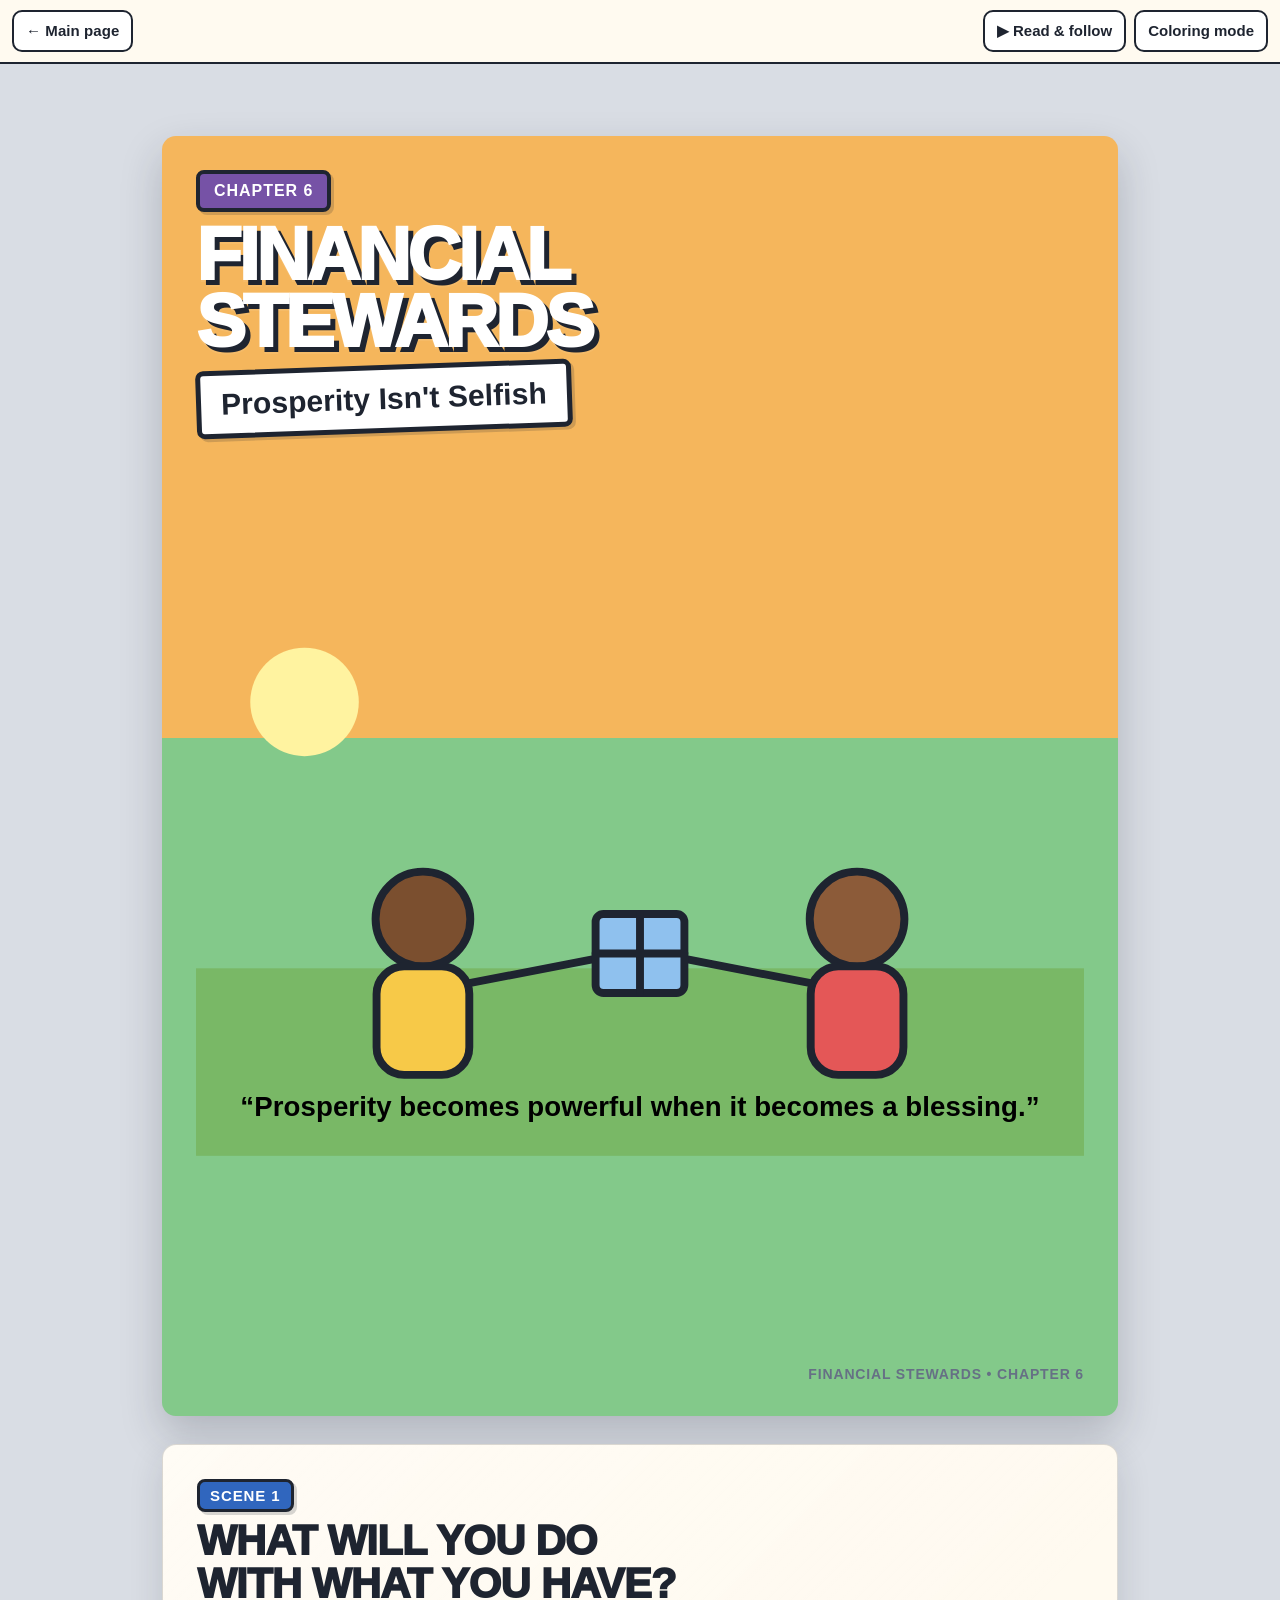
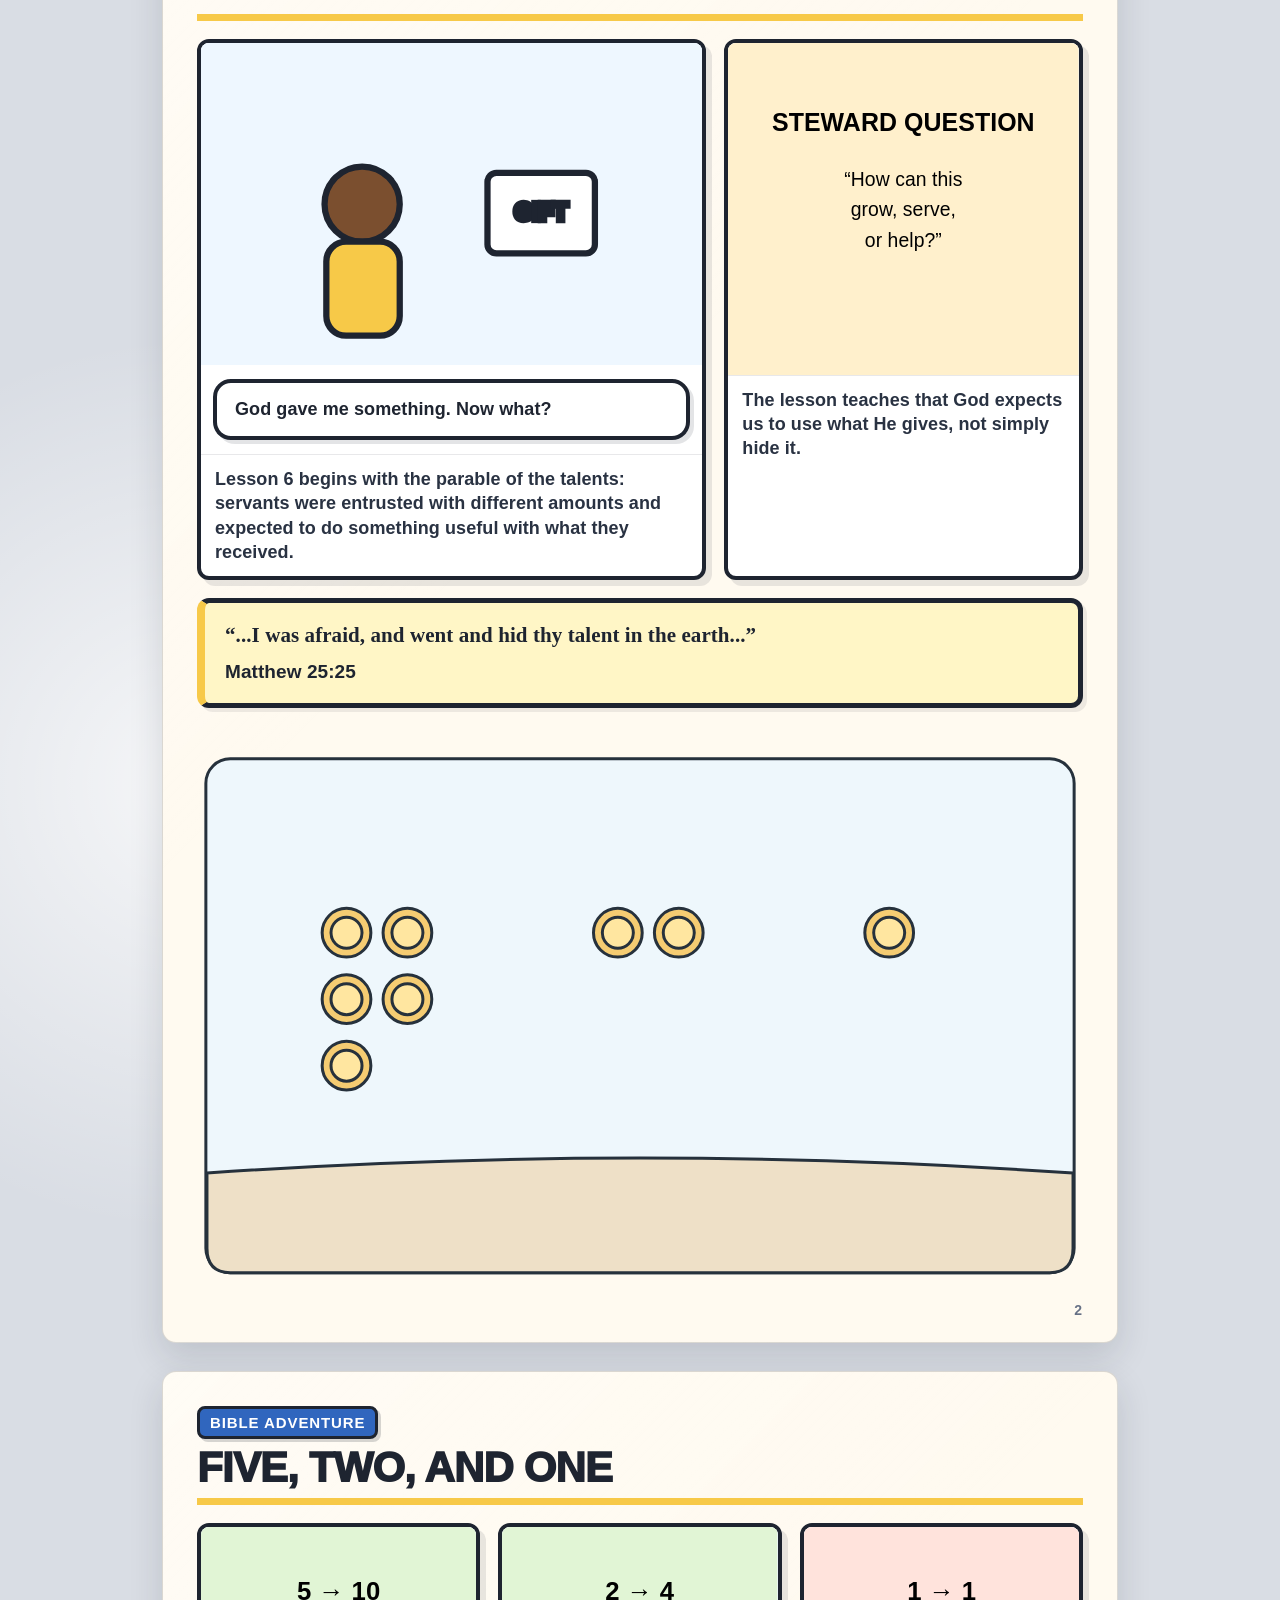
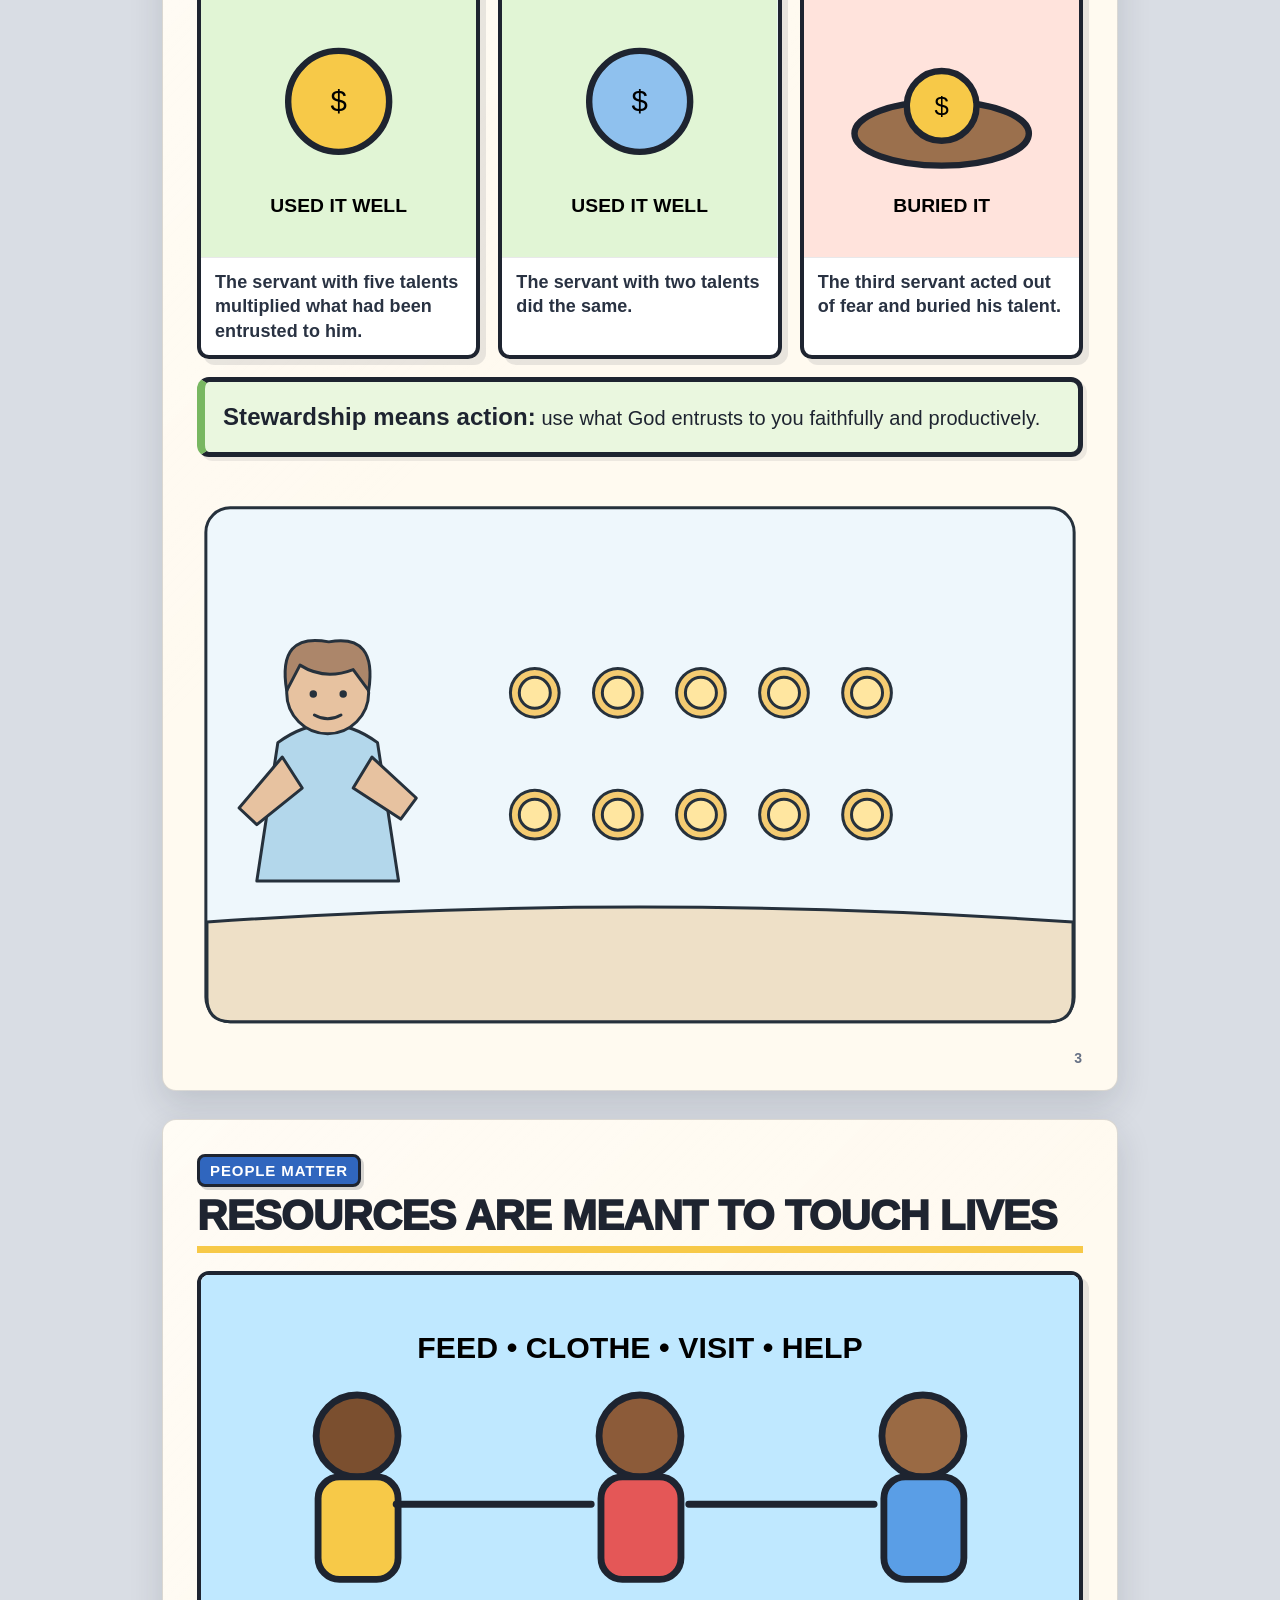
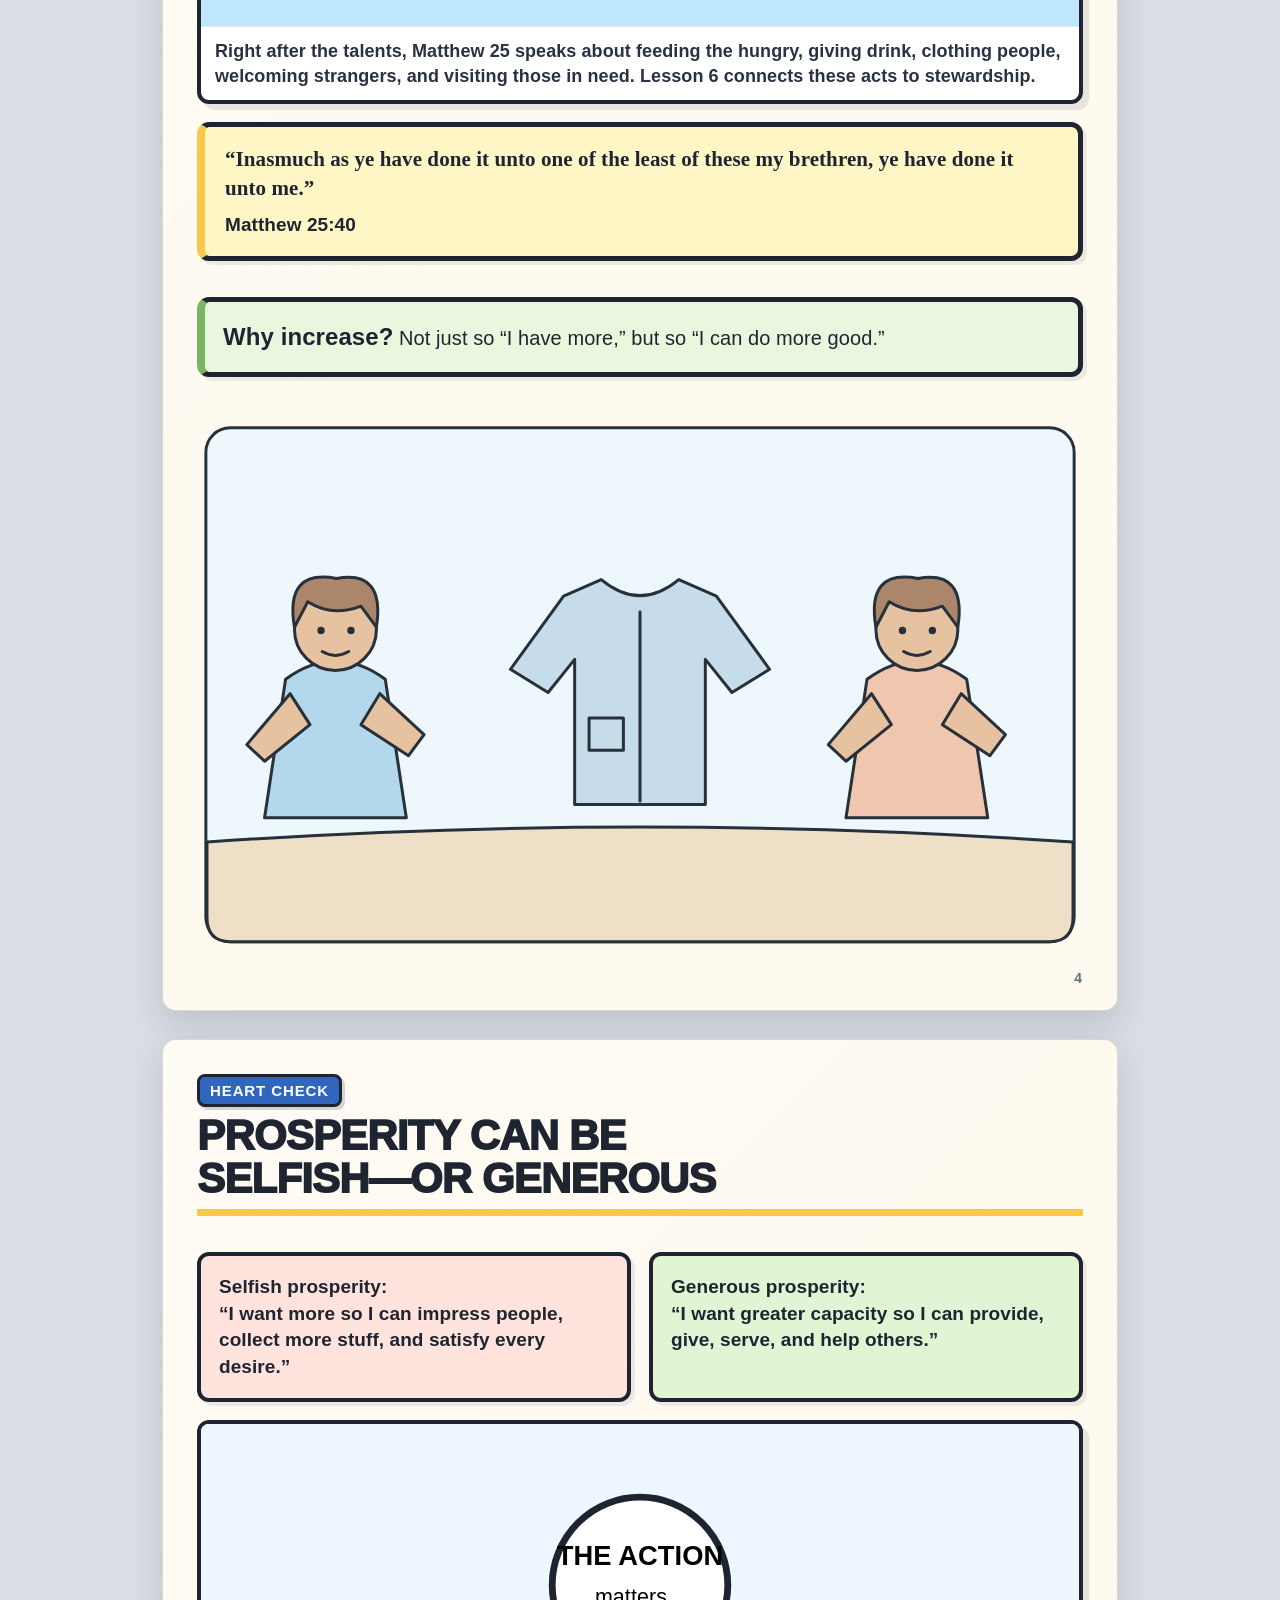
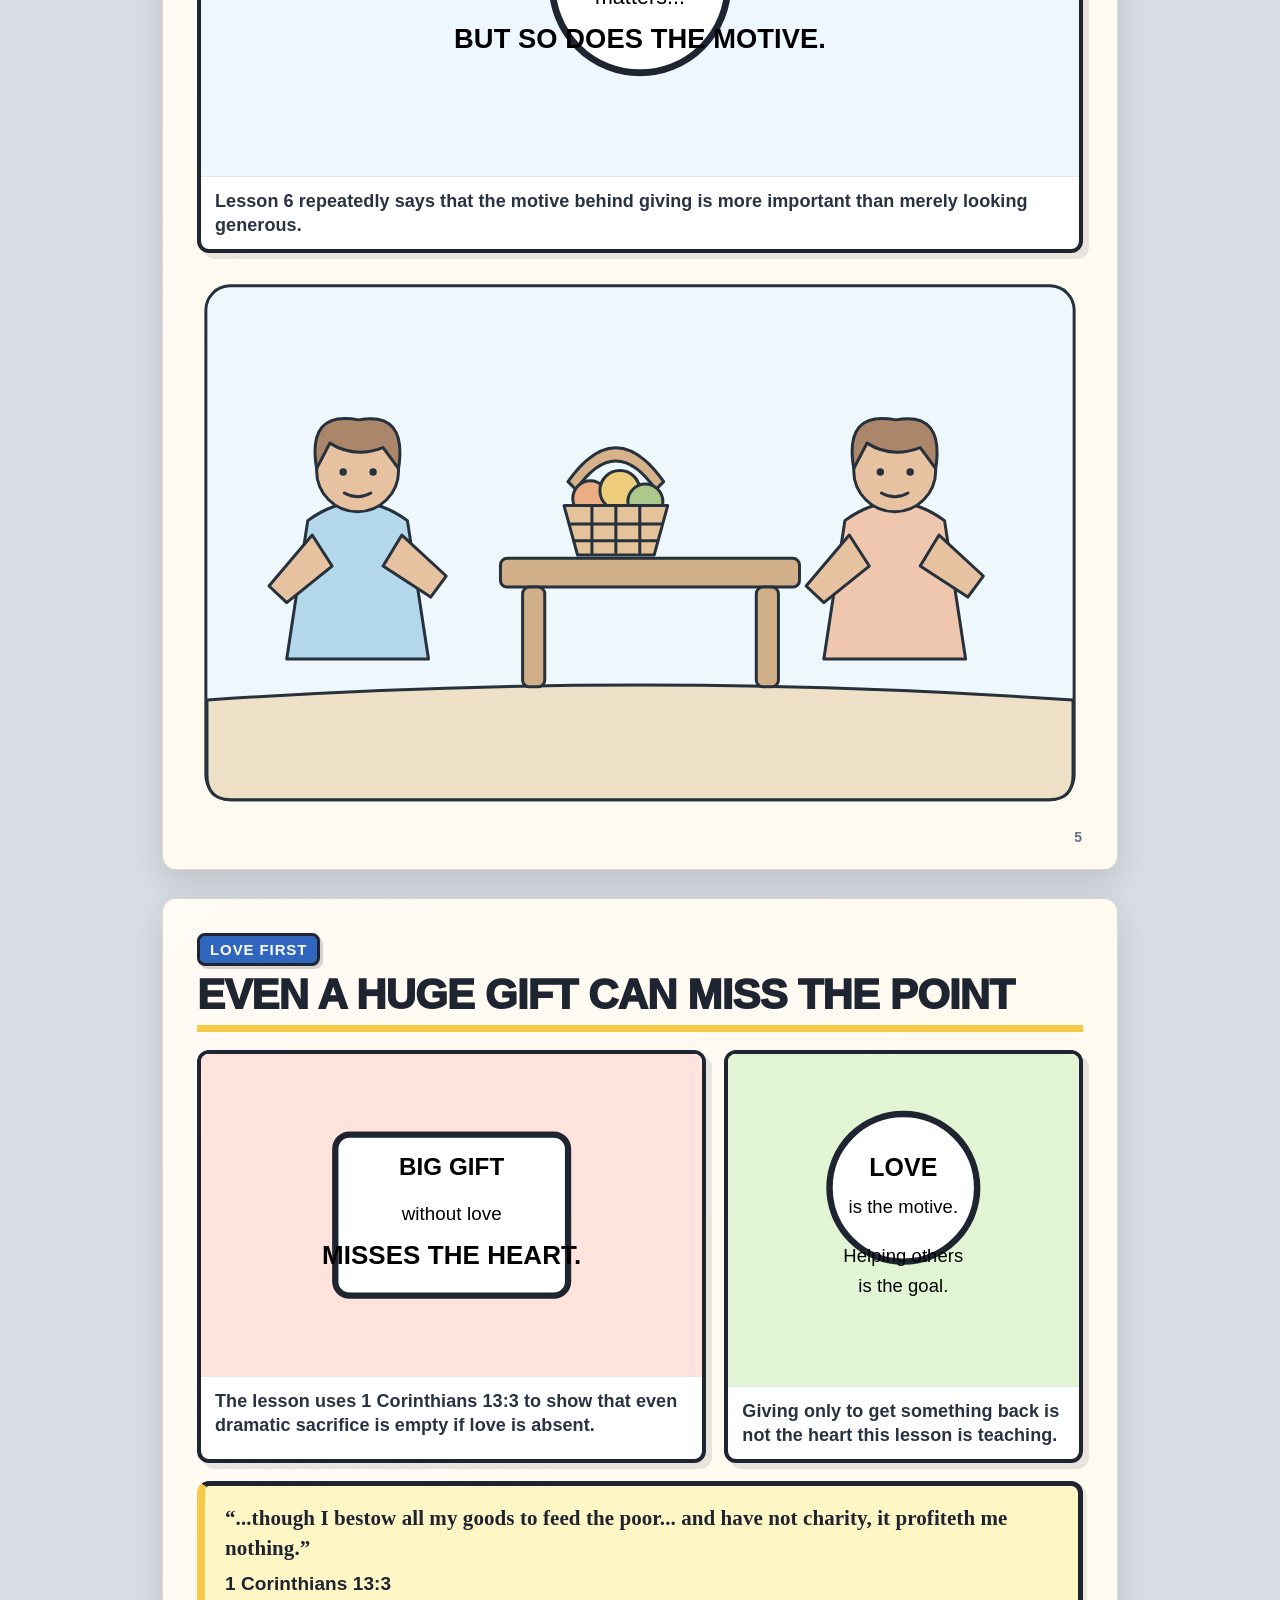
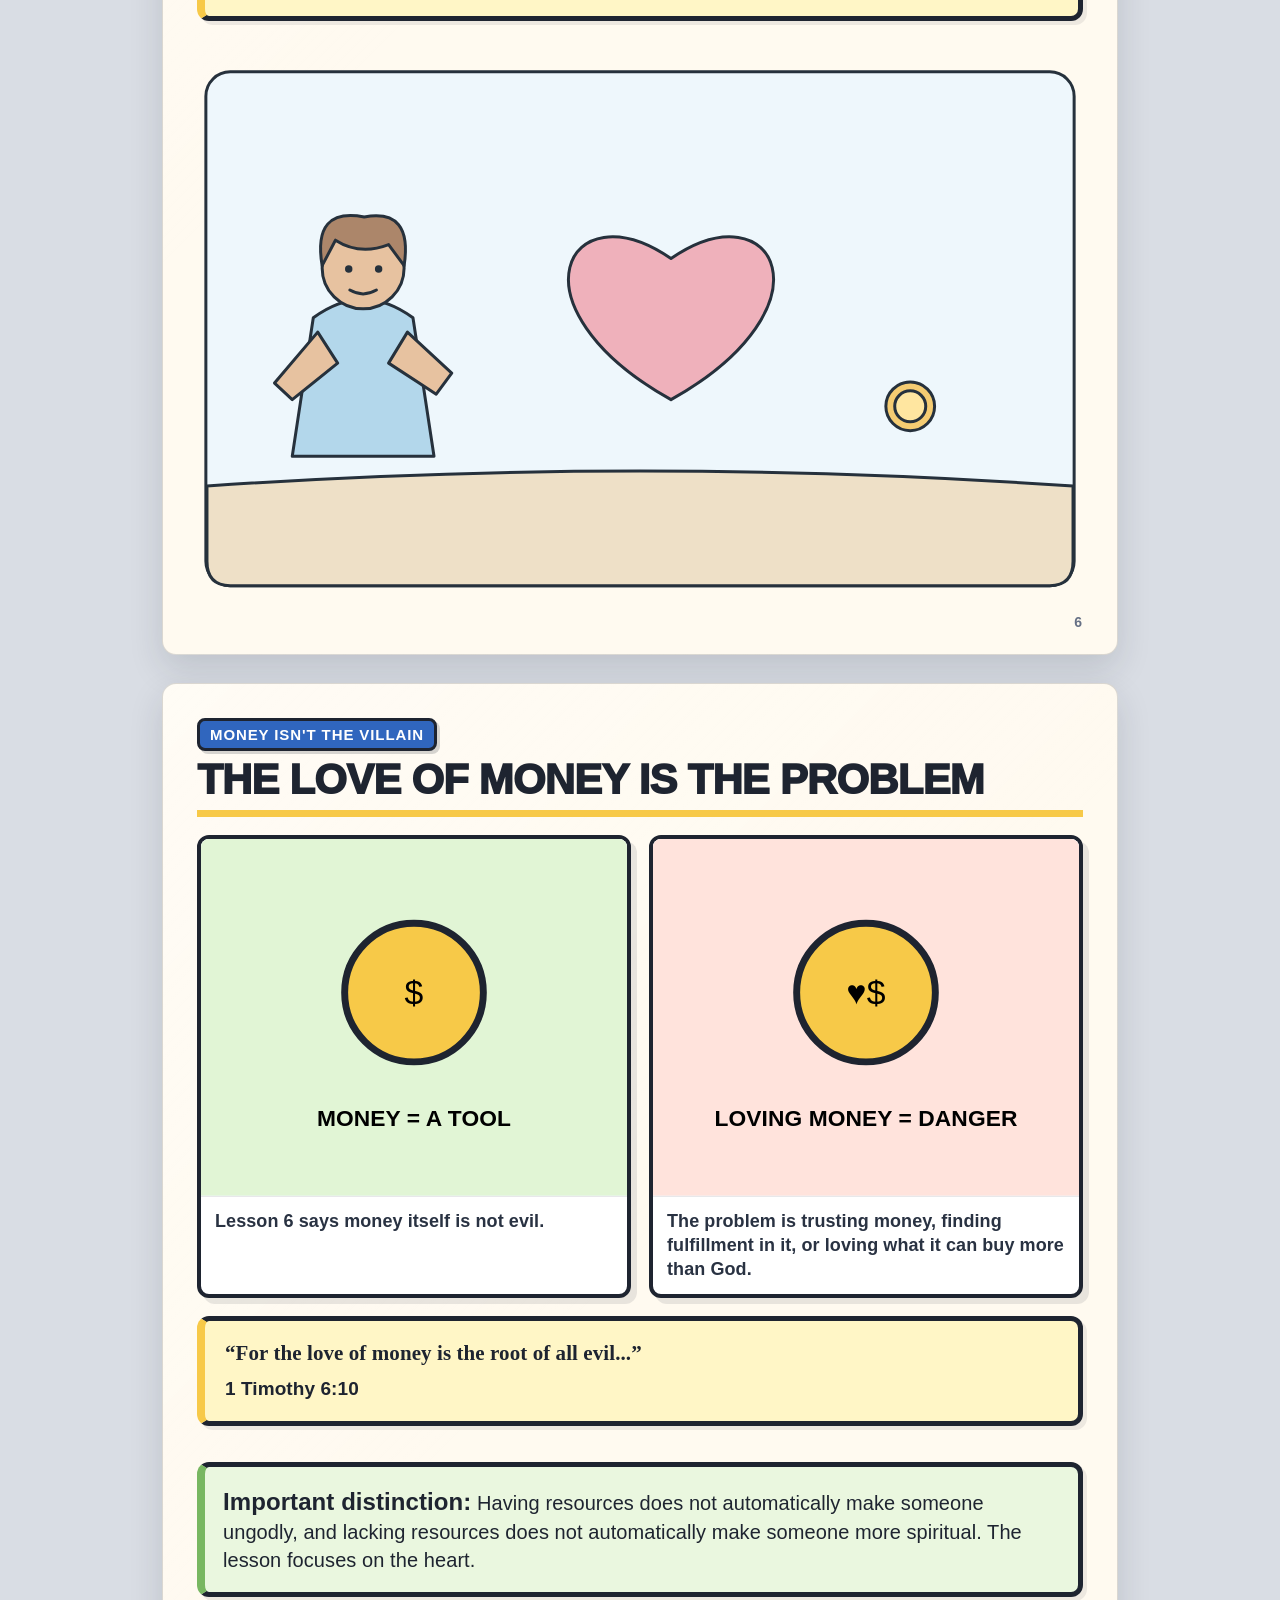
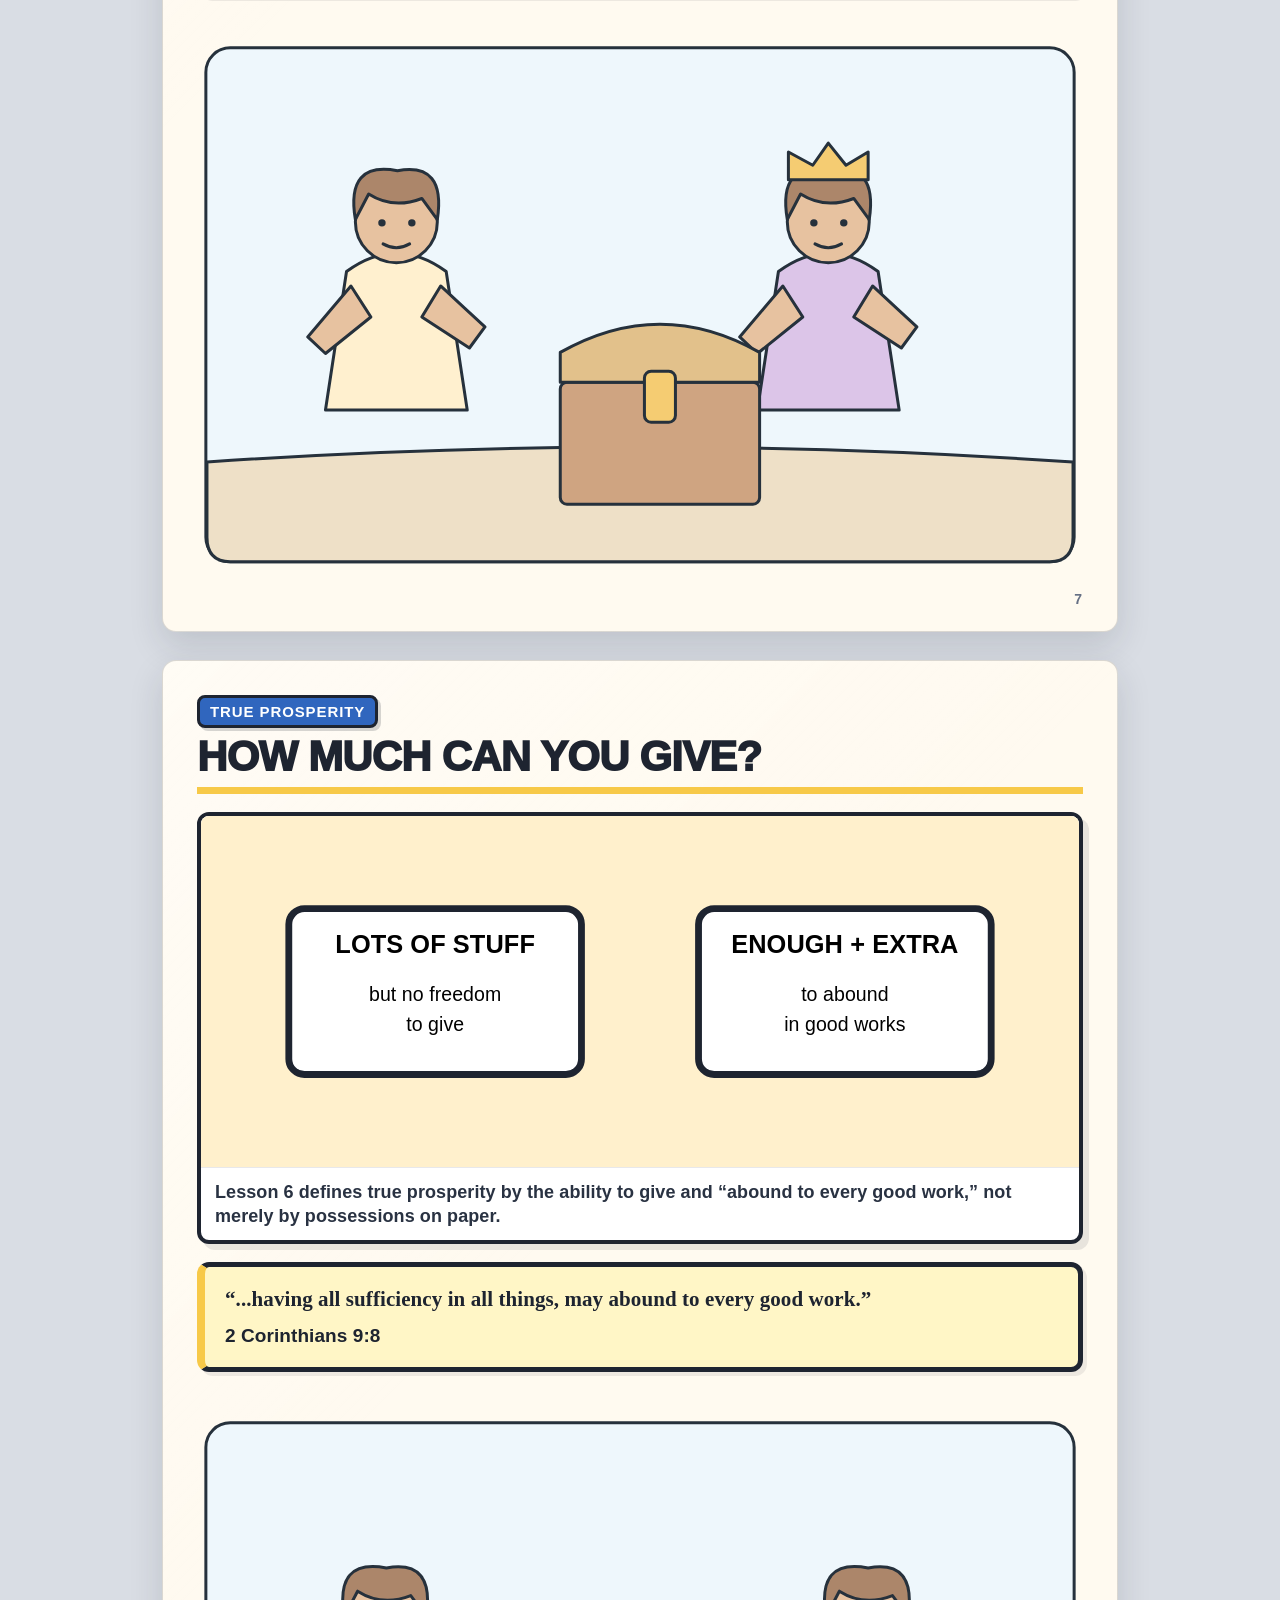
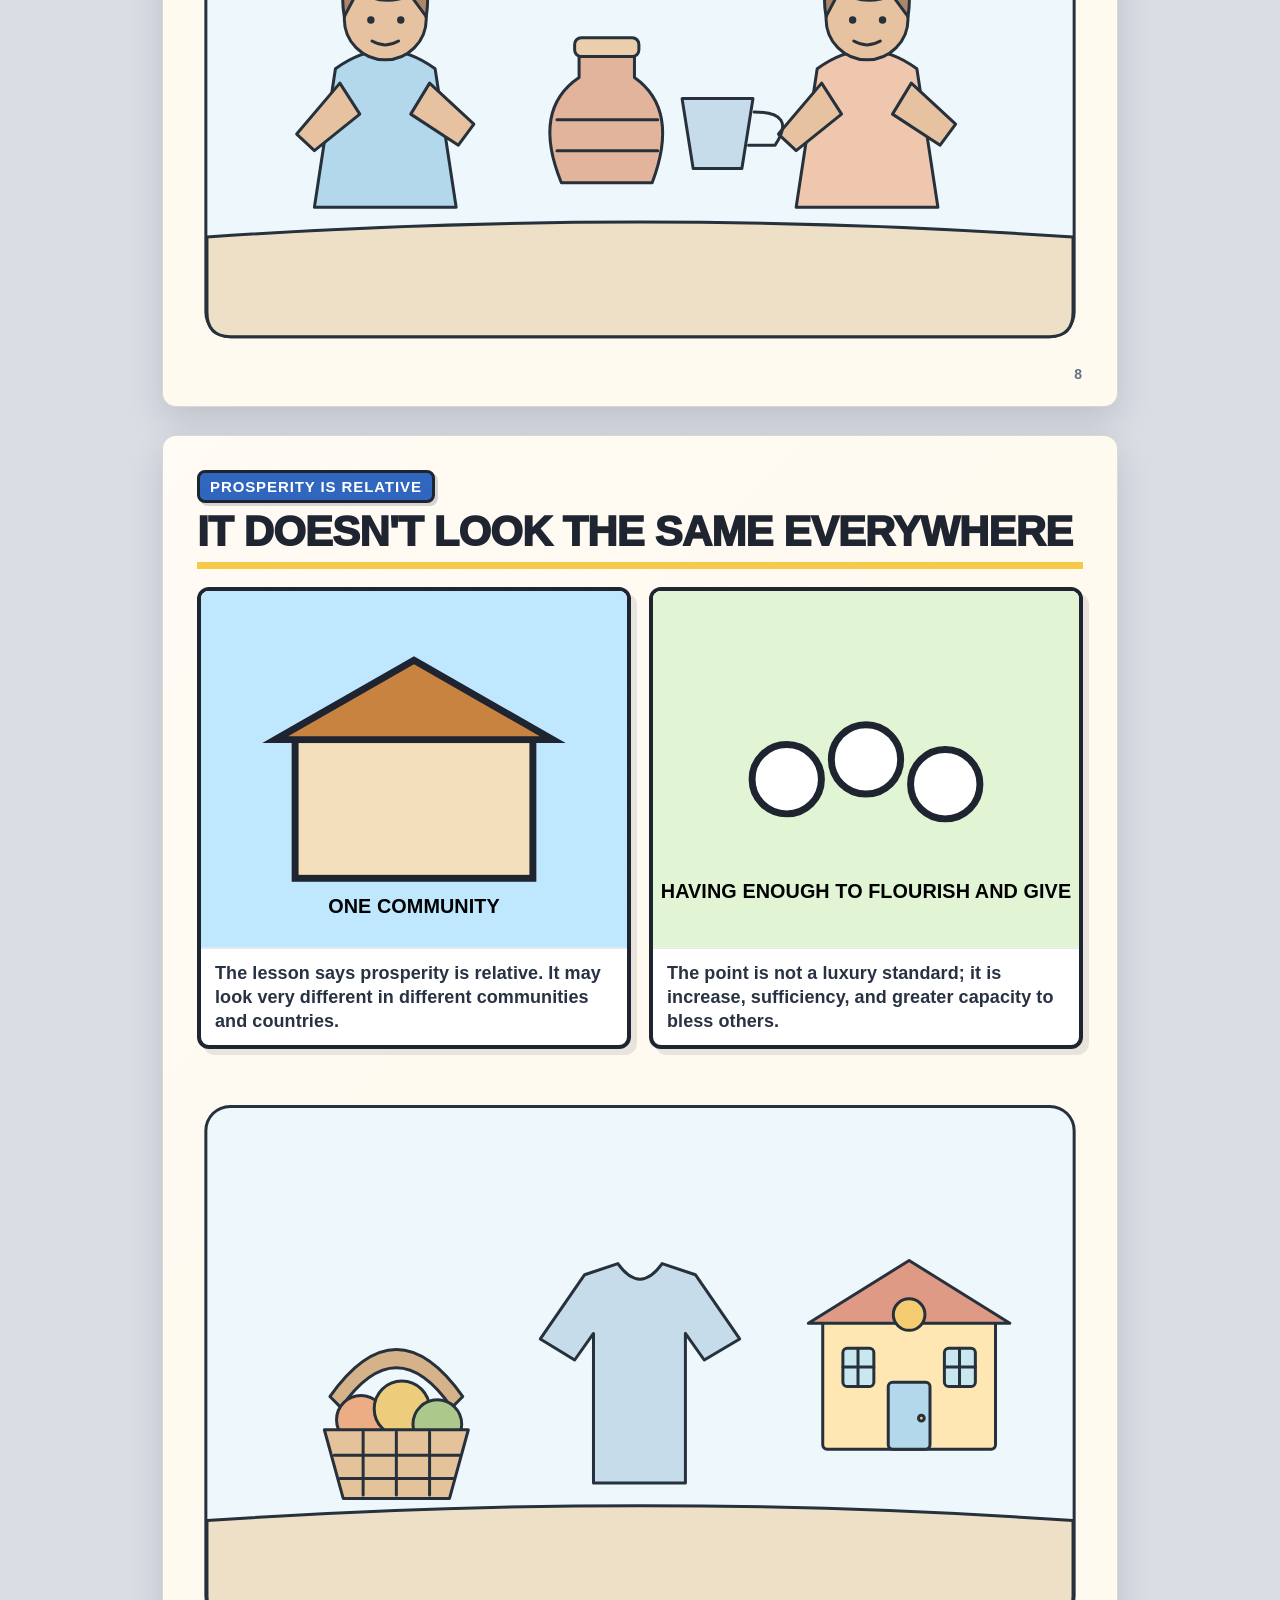
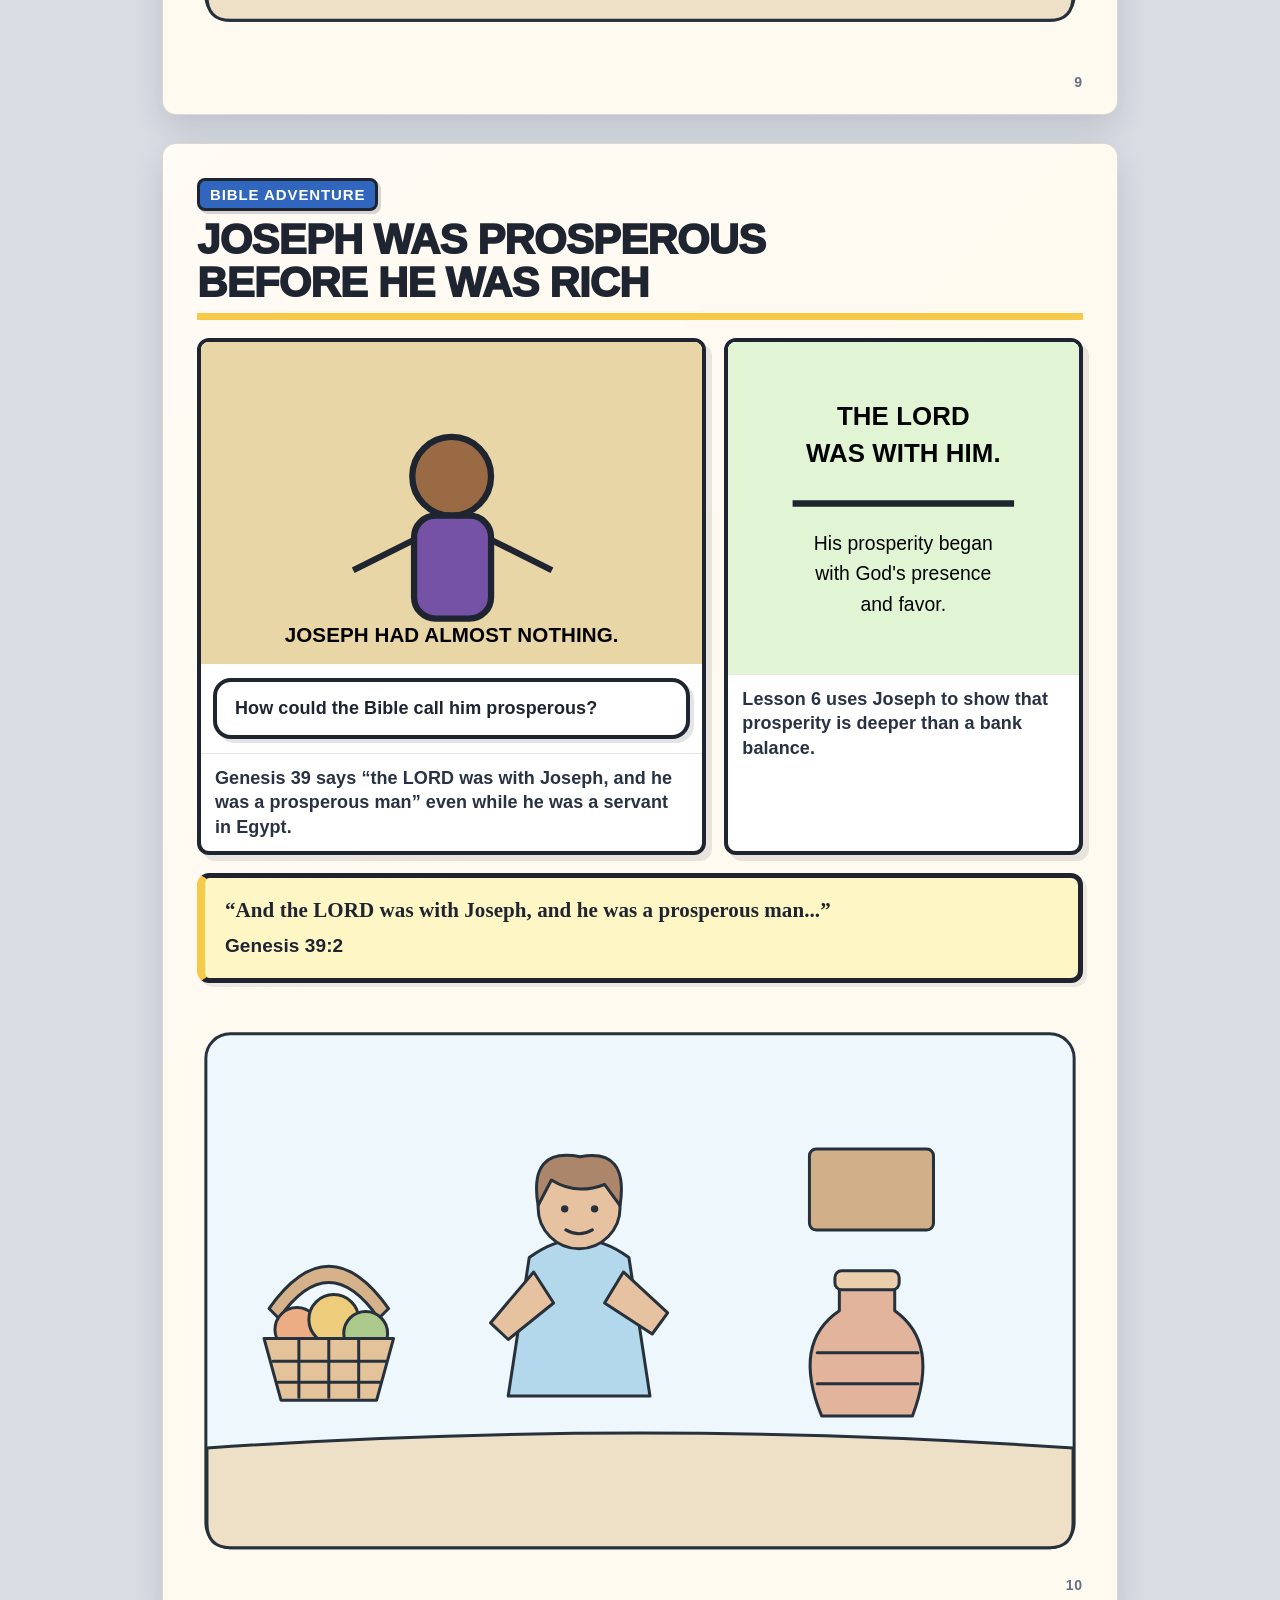
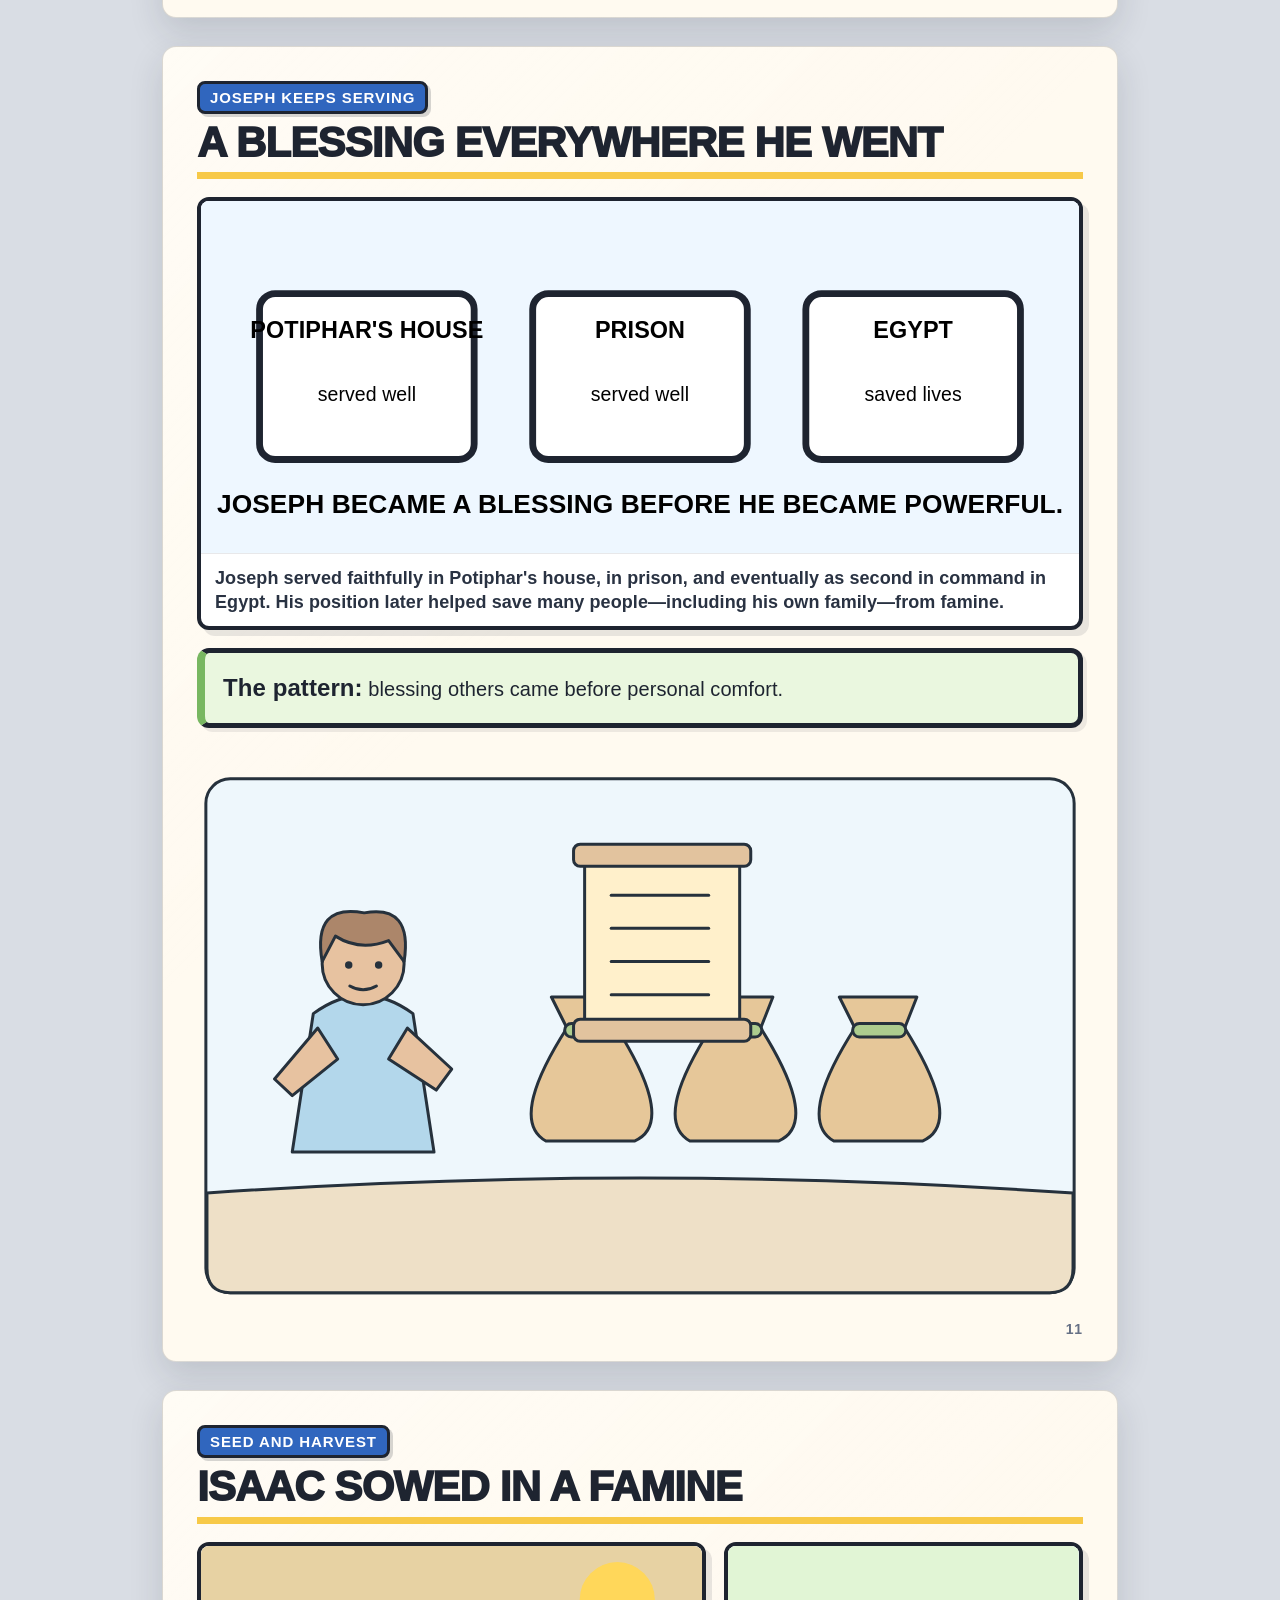
<file: financial_stewards_chapter_6.html>
<!DOCTYPE html>
<html lang="en">
<head>
<meta charset="UTF-8">
<meta name="viewport" content="width=device-width, initial-scale=1.0">
<title>Financial Stewards — Chapter 6: Prosperity Isn't Selfish</title>
<script src="financial-stewards-mode.js" defer></script>
<script src="financial-stewards-interactive.js" defer></script>
<style>
:root{--ink:#1e2430;--cream:#fffaf0;--gold:#f7c948;--sky:#bfe8ff;--green:#bfe3a5;--blue:#3066be;--red:#e45757;--purple:#7652a6}
*{box-sizing:border-box}body{margin:0;background:#d9dde4;color:var(--ink);font-family:"Trebuchet MS",Arial,sans-serif}
.book{max-width:980px;margin:auto;padding:24px}.page{min-height:1280px;background:var(--cream);margin:0 auto 28px;padding:34px;position:relative;box-shadow:0 8px 30px #0003;overflow:hidden;page-break-after:always}
.cover{background:linear-gradient(#f5b65c 0 47%,#83c98a 47% 100%);display:flex;flex-direction:column;justify-content:space-between}
.title{font-size:74px;line-height:.9;font-weight:1000;letter-spacing:-3px;text-transform:uppercase;color:#fff;text-shadow:5px 5px 0 var(--ink);margin:10px 0}.subtitle{display:inline-block;background:#fff;border:5px solid var(--ink);padding:12px 20px;font-size:30px;font-weight:900;transform:rotate(-2deg)}.chapter-label{display:inline-block;background:var(--purple);color:#fff;border:4px solid var(--ink);padding:8px 14px;font-weight:900}
.panel-grid{display:grid;grid-template-columns:repeat(12,1fr);gap:14px}.panel{background:#fff;border:5px solid var(--ink);position:relative;overflow:hidden;min-height:260px;box-shadow:5px 5px 0 #1e24301f}.p12{grid-column:span 12}.p7{grid-column:span 7}.p6{grid-column:span 6}.p5{grid-column:span 5}.p4{grid-column:span 4}.art{height:230px;width:100%;display:block}.tall .art{height:360px}.narration{padding:12px 14px;font-size:18px;line-height:1.35;font-weight:700}.bubble{position:absolute;background:#fff;border:4px solid var(--ink);border-radius:50%;padding:14px 18px;font-weight:900;font-size:18px;line-height:1.18;z-index:5;text-align:center}.bubble:after{content:"";position:absolute;width:22px;height:22px;background:#fff;border-right:4px solid var(--ink);border-bottom:4px solid var(--ink);transform:rotate(45deg);bottom:-12px;left:36%}.bubble.right:after{left:auto;right:28%}.verse{background:#fff6c6;border:5px solid var(--ink);padding:18px 20px;font-family:Georgia,serif;font-size:21px;line-height:1.4;font-weight:700;margin:18px 0}.verse strong{display:block;font-family:"Trebuchet MS",Arial,sans-serif;font-size:19px;margin-top:8px}.lesson{background:#eaf7df;border:5px solid var(--ink);padding:18px;margin:18px 0;font-size:20px;line-height:1.4}.lesson b{font-size:24px}.page-title{font-size:42px;font-weight:1000;text-transform:uppercase;margin:0 0 18px;border-bottom:7px solid var(--gold);padding-bottom:8px}.badge{display:inline-block;background:var(--blue);color:#fff;border:3px solid var(--ink);padding:5px 10px;font-size:15px;font-weight:900;text-transform:uppercase;margin-bottom:8px}.challenge{background:#efe6ff;border:5px solid var(--ink);padding:22px;margin-top:18px}.challenge h2{margin:0 0 10px;font-size:30px}.q{background:#fff;border:3px dashed var(--ink);padding:12px;margin:10px 0;font-size:18px;font-weight:700}.footer{position:absolute;bottom:12px;right:24px;font-weight:900;font-size:14px}.center{text-align:center}.keyline{font-size:30px;font-weight:1000;text-align:center}.sticker{background:var(--red);color:#fff;border:5px solid var(--ink);border-radius:50%;width:180px;height:180px;display:flex;align-items:center;justify-content:center;text-align:center;font-weight:1000;font-size:22px;transform:rotate(7deg);margin:auto}.compare{display:flex;gap:18px;margin:18px 0}.compare>div{flex:1;border:5px solid var(--ink);padding:18px;font-size:19px;font-weight:800;line-height:1.4}.warn{background:#ffe3dc}.good{background:#e1f5d5}
@media print{body{background:#fff}.book{padding:0}.page{box-shadow:none;margin:0;min-height:100vh}}
</style>
<link rel="stylesheet" href="financial-stewards-refinement.css">
</head>
<body><div class="book">

<section class="page cover">
<div><div class="chapter-label">CHAPTER 6</div><div class="title">Financial<br>Stewards</div><div class="subtitle">Prosperity Isn't Selfish</div></div>
<svg viewBox="0 0 900 540" width="100%">
<rect y="350" width="900" height="190" fill="#79b866"/><circle cx="110" cy="80" r="55" fill="#fff3a0"/>
<g stroke="#1e2430" stroke-width="8" stroke-linecap="round">
<circle cx="230" cy="300" r="48" fill="#7b4f2f"/><rect x="183" y="348" width="94" height="110" rx="28" fill="#f7c948"/>
<circle cx="670" cy="300" r="48" fill="#8c5b39"/><rect x="623" y="348" width="94" height="110" rx="28" fill="#e45757"/>
<path d="M277 365l130-25M623 365l-130-25"/>
<rect x="405" y="295" width="90" height="80" rx="8" fill="#8fc1ee"/><path d="M450 295v80M405 335h90"/>
</g>
<text x="450" y="500" text-anchor="middle" font-size="28" font-weight="900">“Prosperity becomes powerful when it becomes a blessing.”</text>
</svg><div class="footer">FINANCIAL STEWARDS • CHAPTER 6</div>
</section>

<section class="page">
<div class="badge">Scene 1</div><h1 class="page-title">What Will You Do With What You Have?</h1>
<div class="panel-grid">
<div class="panel p7 tall"><svg class="art" viewBox="0 0 560 360"><rect width="560" height="360" fill="#eef7ff"/><g stroke="#1e2430" stroke-width="7"><circle cx="180" cy="180" r="42" fill="#7b4f2f"/><rect x="140" y="222" width="82" height="105" rx="22" fill="#f7c948"/><rect x="320" y="145" width="120" height="90" rx="10" fill="#fff"/><text x="380" y="198" text-anchor="middle" font-size="26" font-weight="900">GIFT</text></g></svg><div class="bubble" style="top:55px;left:20px;width:235px;">God gave me something. Now what?</div><div class="narration">Lesson 6 begins with the parable of the talents: servants were entrusted with different amounts and expected to do something useful with what they received.</div></div>
<div class="panel p5 tall"><svg class="art" viewBox="0 0 380 360"><rect width="380" height="360" fill="#fff0cc"/><text x="190" y="95" text-anchor="middle" font-size="27" font-weight="900">STEWARD QUESTION</text><text x="190" y="155" text-anchor="middle" font-size="21">“How can this</text><text x="190" y="188" text-anchor="middle" font-size="21">grow, serve,</text><text x="190" y="221" text-anchor="middle" font-size="21">or help?”</text></svg><div class="narration">The lesson teaches that God expects us to use what He gives, not simply hide it.</div></div>
</div>
<div class="verse">“...I was afraid, and went and hid thy talent in the earth...” <strong>Matthew 25:25</strong></div>
<div class="footer">2</div></section>

<section class="page">
<div class="badge">Bible Adventure</div><h1 class="page-title">Five, Two, and One</h1>
<div class="panel-grid">
<div class="panel p4 tall"><svg class="art" viewBox="0 0 300 360"><rect width="300" height="360" fill="#e1f5d5"/><text x="150" y="80" text-anchor="middle" font-size="28" font-weight="900">5 → 10</text><circle cx="150" cy="190" r="55" fill="#f7c948" stroke="#1e2430" stroke-width="7"/><text x="150" y="200" text-anchor="middle" font-size="32">$</text><text x="150" y="310" text-anchor="middle" font-size="21" font-weight="900">USED IT WELL</text></svg><div class="narration">The servant with five talents multiplied what had been entrusted to him.</div></div>
<div class="panel p4 tall"><svg class="art" viewBox="0 0 300 360"><rect width="300" height="360" fill="#e1f5d5"/><text x="150" y="80" text-anchor="middle" font-size="28" font-weight="900">2 → 4</text><circle cx="150" cy="190" r="55" fill="#8fc1ee" stroke="#1e2430" stroke-width="7"/><text x="150" y="200" text-anchor="middle" font-size="32">$</text><text x="150" y="310" text-anchor="middle" font-size="21" font-weight="900">USED IT WELL</text></svg><div class="narration">The servant with two talents did the same.</div></div>
<div class="panel p4 tall"><svg class="art" viewBox="0 0 300 360"><rect width="300" height="360" fill="#ffe3dc"/><text x="150" y="80" text-anchor="middle" font-size="28" font-weight="900">1 → 1</text><ellipse cx="150" cy="225" rx="95" ry="35" fill="#9b704d" stroke="#1e2430" stroke-width="7"/><circle cx="150" cy="195" r="38" fill="#f7c948" stroke="#1e2430" stroke-width="7"/><text x="150" y="205" text-anchor="middle" font-size="28">$</text><text x="150" y="310" text-anchor="middle" font-size="21" font-weight="900">BURIED IT</text></svg><div class="narration">The third servant acted out of fear and buried his talent.</div></div>
</div>
<div class="lesson"><b>Stewardship means action:</b> use what God entrusts to you faithfully and productively.</div><div class="footer">3</div>
</section>

<section class="page">
<div class="badge">People Matter</div><h1 class="page-title">Resources Are Meant to Touch Lives</h1>
<div class="panel-grid"><div class="panel p12 tall"><svg class="art" viewBox="0 0 900 360"><rect width="900" height="360" fill="#bfe8ff"/>
<g stroke="#1e2430" stroke-width="7" stroke-linecap="round"><circle cx="160" cy="165" r="42" fill="#7b4f2f"/><rect x="120" y="207" width="82" height="105" rx="22" fill="#f7c948"/><circle cx="450" cy="165" r="42" fill="#8c5b39"/><rect x="410" y="207" width="82" height="105" rx="22" fill="#e45757"/><circle cx="740" cy="165" r="42" fill="#9a6a44"/><rect x="700" y="207" width="82" height="105" rx="22" fill="#5a9ee6"/><path d="M200 235l200 0M500 235l190 0"/></g>
<text x="450" y="85" text-anchor="middle" font-size="31" font-weight="900">FEED • CLOTHE • VISIT • HELP</text></svg><div class="narration">Right after the talents, Matthew 25 speaks about feeding the hungry, giving drink, clothing people, welcoming strangers, and visiting those in need. Lesson 6 connects these acts to stewardship.</div></div></div>
<div class="verse">“Inasmuch as ye have done it unto one of the least of these my brethren, ye have done it unto me.” <strong>Matthew 25:40</strong></div>
<div class="lesson"><b>Why increase?</b> Not just so “I have more,” but so “I can do more good.”</div><div class="footer">4</div>
</section>

<section class="page">
<div class="badge">Heart Check</div><h1 class="page-title">Prosperity Can Be Selfish—or Generous</h1>
<div class="compare"><div class="warn"><b>Selfish prosperity:</b><br>“I want more so I can impress people, collect more stuff, and satisfy every desire.”</div><div class="good"><b>Generous prosperity:</b><br>“I want greater capacity so I can provide, give, serve, and help others.”</div></div>
<div class="panel-grid"><div class="panel p12 tall"><svg class="art" viewBox="0 0 900 360"><rect width="900" height="360" fill="#eef7ff"/><circle cx="450" cy="165" r="90" fill="#fff" stroke="#1e2430" stroke-width="7"/><text x="450" y="145" text-anchor="middle" font-size="28" font-weight="900">THE ACTION</text><text x="450" y="185" text-anchor="middle" font-size="22">matters...</text><text x="450" y="230" text-anchor="middle" font-size="28" font-weight="900">BUT SO DOES THE MOTIVE.</text></svg><div class="narration">Lesson 6 repeatedly says that the motive behind giving is more important than merely looking generous.</div></div></div>
<div class="footer">5</div>
</section>

<section class="page">
<div class="badge">Love First</div><h1 class="page-title">Even a Huge Gift Can Miss the Point</h1>
<div class="panel-grid"><div class="panel p7 tall"><svg class="art" viewBox="0 0 560 360"><rect width="560" height="360" fill="#ffe3dc"/><rect x="150" y="90" width="260" height="180" rx="16" fill="#fff" stroke="#1e2430" stroke-width="7"/><text x="280" y="135" text-anchor="middle" font-size="27" font-weight="900">BIG GIFT</text><text x="280" y="185" text-anchor="middle" font-size="21">without love</text><text x="280" y="235" text-anchor="middle" font-size="29" font-weight="900">MISSES THE HEART.</text></svg><div class="narration">The lesson uses 1 Corinthians 13:3 to show that even dramatic sacrifice is empty if love is absent.</div></div>
<div class="panel p5 tall"><svg class="art" viewBox="0 0 380 360"><rect width="380" height="360" fill="#e1f5d5"/><circle cx="190" cy="145" r="80" fill="#fff" stroke="#1e2430" stroke-width="7"/><text x="190" y="132" text-anchor="middle" font-size="27" font-weight="900">LOVE</text><text x="190" y="172" text-anchor="middle" font-size="20">is the motive.</text><text x="190" y="225" text-anchor="middle" font-size="20">Helping others</text><text x="190" y="258" text-anchor="middle" font-size="20">is the goal.</text></svg><div class="narration">Giving only to get something back is not the heart this lesson is teaching.</div></div></div>
<div class="verse">“...though I bestow all my goods to feed the poor... and have not charity, it profiteth me nothing.” <strong>1 Corinthians 13:3</strong></div>
<div class="footer">6</div></section>

<section class="page">
<div class="badge">Money Isn't the Villain</div><h1 class="page-title">The Love of Money Is the Problem</h1>
<div class="panel-grid"><div class="panel p6 tall"><svg class="art" viewBox="0 0 430 360"><rect width="430" height="360" fill="#e1f5d5"/><circle cx="215" cy="155" r="70" fill="#f7c948" stroke="#1e2430" stroke-width="7"/><text x="215" y="167" text-anchor="middle" font-size="34">$</text><text x="215" y="290" text-anchor="middle" font-size="23" font-weight="900">MONEY = A TOOL</text></svg><div class="narration">Lesson 6 says money itself is not evil.</div></div>
<div class="panel p6 tall"><svg class="art" viewBox="0 0 430 360"><rect width="430" height="360" fill="#ffe3dc"/><circle cx="215" cy="155" r="70" fill="#f7c948" stroke="#1e2430" stroke-width="7"/><text x="215" y="167" text-anchor="middle" font-size="34">♥$</text><text x="215" y="290" text-anchor="middle" font-size="23" font-weight="900">LOVING MONEY = DANGER</text></svg><div class="narration">The problem is trusting money, finding fulfillment in it, or loving what it can buy more than God.</div></div></div>
<div class="verse">“For the love of money is the root of all evil...” <strong>1 Timothy 6:10</strong></div>
<div class="lesson"><b>Important distinction:</b> Having resources does not automatically make someone ungodly, and lacking resources does not automatically make someone more spiritual. The lesson focuses on the heart.</div><div class="footer">7</div>
</section>

<section class="page">
<div class="badge">True Prosperity</div><h1 class="page-title">How Much Can You Give?</h1>
<div class="panel-grid"><div class="panel p12 tall"><svg class="art" viewBox="0 0 900 360"><rect width="900" height="360" fill="#fff0cc"/><rect x="90" y="95" width="300" height="170" rx="16" fill="#fff" stroke="#1e2430" stroke-width="7"/><rect x="510" y="95" width="300" height="170" rx="16" fill="#fff" stroke="#1e2430" stroke-width="7"/><text x="240" y="140" text-anchor="middle" font-size="26" font-weight="900">LOTS OF STUFF</text><text x="240" y="190" text-anchor="middle" font-size="20">but no freedom</text><text x="240" y="220" text-anchor="middle" font-size="20">to give</text><text x="660" y="140" text-anchor="middle" font-size="26" font-weight="900">ENOUGH + EXTRA</text><text x="660" y="190" text-anchor="middle" font-size="20">to abound</text><text x="660" y="220" text-anchor="middle" font-size="20">in good works</text></svg><div class="narration">Lesson 6 defines true prosperity by the ability to give and “abound to every good work,” not merely by possessions on paper.</div></div></div>
<div class="verse">“...having all sufficiency in all things, may abound to every good work.” <strong>2 Corinthians 9:8</strong></div>
<div class="footer">8</div>
</section>

<section class="page">
<div class="badge">Prosperity Is Relative</div><h1 class="page-title">It Doesn't Look the Same Everywhere</h1>
<div class="panel-grid"><div class="panel p6 tall"><svg class="art" viewBox="0 0 430 360"><rect width="430" height="360" fill="#bfe8ff"/><rect x="95" y="150" width="240" height="140" fill="#f3dfbb" stroke="#1e2430" stroke-width="7"/><polygon points="75,150 215,70 355,150" fill="#c7833f" stroke="#1e2430" stroke-width="7"/><text x="215" y="325" text-anchor="middle" font-size="20" font-weight="900">ONE COMMUNITY</text></svg><div class="narration">The lesson says prosperity is relative. It may look very different in different communities and countries.</div></div>
<div class="panel p6 tall"><svg class="art" viewBox="0 0 430 360"><rect width="430" height="360" fill="#e1f5d5"/><circle cx="135" cy="190" r="35" fill="#fff" stroke="#1e2430" stroke-width="7"/><circle cx="215" cy="170" r="35" fill="#fff" stroke="#1e2430" stroke-width="7"/><circle cx="295" cy="195" r="35" fill="#fff" stroke="#1e2430" stroke-width="7"/><text x="215" y="310" text-anchor="middle" font-size="20" font-weight="900">HAVING ENOUGH TO FLOURISH AND GIVE</text></svg><div class="narration">The point is not a luxury standard; it is increase, sufficiency, and greater capacity to bless others.</div></div></div>
<div class="footer">9</div></section>

<section class="page">
<div class="badge">Bible Adventure</div><h1 class="page-title">Joseph Was Prosperous Before He Was Rich</h1>
<div class="panel-grid"><div class="panel p7 tall"><svg class="art" viewBox="0 0 560 360"><rect width="560" height="360" fill="#e9d6a7"/><g stroke="#1e2430" stroke-width="7"><circle cx="280" cy="150" r="44" fill="#9a6a44"/><rect x="238" y="194" width="86" height="115" rx="24" fill="#7652a6"/><path d="M240 220l-70 35M322 220l70 35"/></g><text x="280" y="335" text-anchor="middle" font-size="23" font-weight="900">JOSEPH HAD ALMOST NOTHING.</text></svg><div class="bubble" style="top:55px;left:70px;width:250px;">How could the Bible call him prosperous?</div><div class="narration">Genesis 39 says “the LORD was with Joseph, and he was a prosperous man” even while he was a servant in Egypt.</div></div>
<div class="panel p5 tall"><svg class="art" viewBox="0 0 380 360"><rect width="380" height="360" fill="#e1f5d5"/><text x="190" y="90" text-anchor="middle" font-size="28" font-weight="900">THE LORD</text><text x="190" y="130" text-anchor="middle" font-size="28" font-weight="900">WAS WITH HIM.</text><path d="M70 175h240" stroke="#1e2430" stroke-width="7"/><text x="190" y="225" text-anchor="middle" font-size="21">His prosperity began</text><text x="190" y="258" text-anchor="middle" font-size="21">with God's presence</text><text x="190" y="291" text-anchor="middle" font-size="21">and favor.</text></svg><div class="narration">Lesson 6 uses Joseph to show that prosperity is deeper than a bank balance.</div></div></div>
<div class="verse">“And the LORD was with Joseph, and he was a prosperous man...” <strong>Genesis 39:2</strong></div>
<div class="footer">10</div></section>

<section class="page">
<div class="badge">Joseph Keeps Serving</div><h1 class="page-title">A Blessing Everywhere He Went</h1>
<div class="panel-grid"><div class="panel p12 tall"><svg class="art" viewBox="0 0 900 360"><rect width="900" height="360" fill="#eef7ff"/><rect x="60" y="95" width="220" height="170" rx="16" fill="#fff" stroke="#1e2430" stroke-width="7"/><rect x="340" y="95" width="220" height="170" rx="16" fill="#fff" stroke="#1e2430" stroke-width="7"/><rect x="620" y="95" width="220" height="170" rx="16" fill="#fff" stroke="#1e2430" stroke-width="7"/><text x="170" y="140" text-anchor="middle" font-size="24" font-weight="900">POTIPHAR'S HOUSE</text><text x="450" y="140" text-anchor="middle" font-size="24" font-weight="900">PRISON</text><text x="730" y="140" text-anchor="middle" font-size="24" font-weight="900">EGYPT</text><text x="170" y="205" text-anchor="middle" font-size="20">served well</text><text x="450" y="205" text-anchor="middle" font-size="20">served well</text><text x="730" y="205" text-anchor="middle" font-size="20">saved lives</text><text x="450" y="320" text-anchor="middle" font-size="27" font-weight="900">JOSEPH BECAME A BLESSING BEFORE HE BECAME POWERFUL.</text></svg><div class="narration">Joseph served faithfully in Potiphar's house, in prison, and eventually as second in command in Egypt. His position later helped save many people—including his own family—from famine.</div></div></div>
<div class="lesson"><b>The pattern:</b> blessing others came before personal comfort.</div><div class="footer">11</div></section>

<section class="page">
<div class="badge">Seed and Harvest</div><h1 class="page-title">Isaac Sowed in a Famine</h1>
<div class="panel-grid"><div class="panel p7 tall"><svg class="art" viewBox="0 0 560 360"><rect width="560" height="360" fill="#e7d2a3"/><circle cx="465" cy="60" r="42" fill="#ffd75a"/><rect y="270" width="560" height="90" fill="#b88b56"/><g stroke="#1e2430" stroke-width="7"><circle cx="180" cy="170" r="42" fill="#9a6a44"/><rect x="140" y="212" width="82" height="105" rx="22" fill="#7652a6"/><path d="M215 230l80 50"/><circle cx="315" cy="285" r="7" fill="#7d5a2e"/><circle cx="345" cy="285" r="7" fill="#7d5a2e"/><circle cx="375" cy="285" r="7" fill="#7d5a2e"/></g></svg><div class="bubble" style="top:55px;left:20px;width:220px;">Plant now? In a famine?</div><div class="narration">Lesson 6 points to Isaac sowing during a difficult year and receiving a large harvest.</div></div>
<div class="panel p5 tall"><svg class="art" viewBox="0 0 380 360"><rect width="380" height="360" fill="#e1f5d5"/><path d="M70 270q25-110 50 0M150 270q25-120 50 0M230 270q25-100 50 0" stroke="#579b47" stroke-width="7" fill="none"/><circle cx="120" cy="155" r="20" fill="#f7c948"/><circle cx="200" cy="145" r="20" fill="#f7c948"/><circle cx="280" cy="165" r="20" fill="#f7c948"/><text x="190" y="320" text-anchor="middle" font-size="22" font-weight="900">SEED → HARVEST</text></svg><div class="narration">The lesson uses sowing as a picture for giving and trusting God rather than letting fear shut down generosity.</div></div></div>
<div class="verse">“Then Isaac sowed in that land, and received in the same year an hundredfold: and the LORD blessed him.” <strong>Genesis 26:12</strong></div>
<div class="footer">12</div></section>

<section class="page">
<div class="badge">Two Heart Conditions</div><h1 class="page-title">Eaters and Sowers</h1>
<div class="compare"><div class="warn"><b>EATER HEART:</b><br>“Everything that comes to me is mainly for me. I give only if something is left.”</div><div class="good"><b>SOWER HEART:</b><br>“I have needs too, but I look for opportunities to give and put God's kingdom first.”</div></div>
<div class="panel-grid"><div class="panel p12 tall"><svg class="art" viewBox="0 0 900 360"><rect width="900" height="360" fill="#fff0cc"/><circle cx="280" cy="170" r="80" fill="#fff" stroke="#1e2430" stroke-width="7"/><circle cx="620" cy="170" r="80" fill="#fff" stroke="#1e2430" stroke-width="7"/><text x="280" y="158" text-anchor="middle" font-size="28" font-weight="900">CONSUME</text><text x="280" y="198" text-anchor="middle" font-size="20">everything</text><text x="620" y="158" text-anchor="middle" font-size="28" font-weight="900">SOW</text><text x="620" y="198" text-anchor="middle" font-size="20">and bless</text></svg><div class="narration">These are the lesson's own terms for two dominant attitudes toward money.</div></div></div>
<div class="verse">“Now he that ministereth seed to the sower... multiply your seed sown...” <strong>2 Corinthians 9:10</strong></div>
<div class="footer">13</div></section>

<section class="page">
<div class="badge">Growth Takes Time</div><h1 class="page-title">Seeds Don't Become Trees Overnight</h1>
<div class="panel-grid"><div class="panel p12 tall"><svg class="art" viewBox="0 0 900 360"><rect width="900" height="360" fill="#bfe8ff"/><rect y="275" width="900" height="85" fill="#9a744f"/><circle cx="140" cy="270" r="8" fill="#5b3d23"/><path d="M330 275v-60" stroke="#579b47" stroke-width="8"/><path d="M330 230q-35-30-60 0M330 245q35-30 60 0" stroke="#579b47" stroke-width="8" fill="none"/><path d="M590 275v-145" stroke="#6b4b2f" stroke-width="14"/><circle cx="590" cy="110" r="90" fill="#83c96a" stroke="#1e2430" stroke-width="7"/><text x="140" y="325" text-anchor="middle" font-size="20" font-weight="900">SEED</text><text x="330" y="325" text-anchor="middle" font-size="20" font-weight="900">GROWTH</text><text x="590" y="325" text-anchor="middle" font-size="20" font-weight="900">FRUIT</text></svg><div class="narration">Lesson 6 says prosperity doesn't happen overnight. There is time between planting and harvest, and character must grow along with resources.</div></div></div>
<div class="lesson"><b>Child-friendly takeaway:</b> generosity is a habit we practice over time. We do not give today because we expect a jackpot tomorrow.</div><div class="footer">14</div></section>

<section class="page">
<div class="badge">The Big Idea</div><h1 class="page-title">Prosperity Isn't Selfish</h1>
<div class="panel-grid"><div class="panel p12 tall"><svg class="art" viewBox="0 0 900 360"><rect width="900" height="360" fill="#e1f5d5"/><text x="450" y="85" text-anchor="middle" font-size="34" font-weight="900">GOD GIVES RESOURCES</text><path d="M450 110v40" stroke="#1e2430" stroke-width="7"/><text x="450" y="190" text-anchor="middle" font-size="34" font-weight="900">WE STEWARD THEM</text><path d="M450 215v40" stroke="#1e2430" stroke-width="7"/><text x="450" y="300" text-anchor="middle" font-size="34" font-weight="900">PEOPLE ARE BLESSED</text></svg><div class="narration">That is the chapter's central picture of prosperity.</div></div></div>
<div class="lesson"><b>Chapter 6 in one sentence:</b><br>Prosperity is not selfish when the heart is motivated by love and the increase God entrusts to us expands our ability to serve, give, provide, and bless other people.</div>
<div class="footer">15</div></section>

<section class="page">
<div class="badge">Steward Challenge</div><h1 class="page-title">Talk, Think & Do</h1>
<div class="challenge"><h2>🧠 Think About It</h2>
<div class="q">1. What did the servants in the parable of the talents do differently?</div>
<div class="q">2. How does Matthew 25 connect stewardship with helping people?</div>
<div class="q">3. Why does motive matter when we give?</div>
<div class="q">4. What is the difference between money and the love of money?</div>
<div class="q">5. Why does Lesson 6 call Joseph prosperous even before he became powerful?</div>
<div class="q">6. What is an “eater”? What is a “sower”?</div>
<div class="q">7. Why doesn't prosperity happen overnight?</div></div>
<div class="challenge" style="background:#fff0cc"><h2>🌱 Sower Challenge</h2><p style="font-size:20px;line-height:1.45;font-weight:700">Choose one resource God has entrusted to you—money, time, skill, food, school supplies, or attention—and use part of it to help someone this week.</p><p class="keyline">“God, make me someone who looks for opportunities to bless.”</p></div>
<div class="challenge" style="background:#e1f5d5"><h2>📖 Scripture Trail</h2><p style="font-size:18px;line-height:1.55;font-weight:700"><b>Matthew 25:24–30 • Matthew 25:34–46 • 1 Corinthians 13:3 • 1 Timothy 6:6–12 • Psalm 37:25 • 2 Corinthians 9:8 • Genesis 39:1–2 • Genesis 26:12 • 2 Corinthians 9:10 • 2 Chronicles 16:9</b></p></div>
<div class="verse center">MEMORY VERSE<br><br>“And God is able to make all grace abound toward you... that ye... may abound to every good work.”<strong>2 Corinthians 9:8</strong></div>
<div class="sticker">INCREASE<br>TO<br>BLESS!</div><div class="footer">16 • END OF CHAPTER 6</div>
</section>

</div></body></html>
</file>
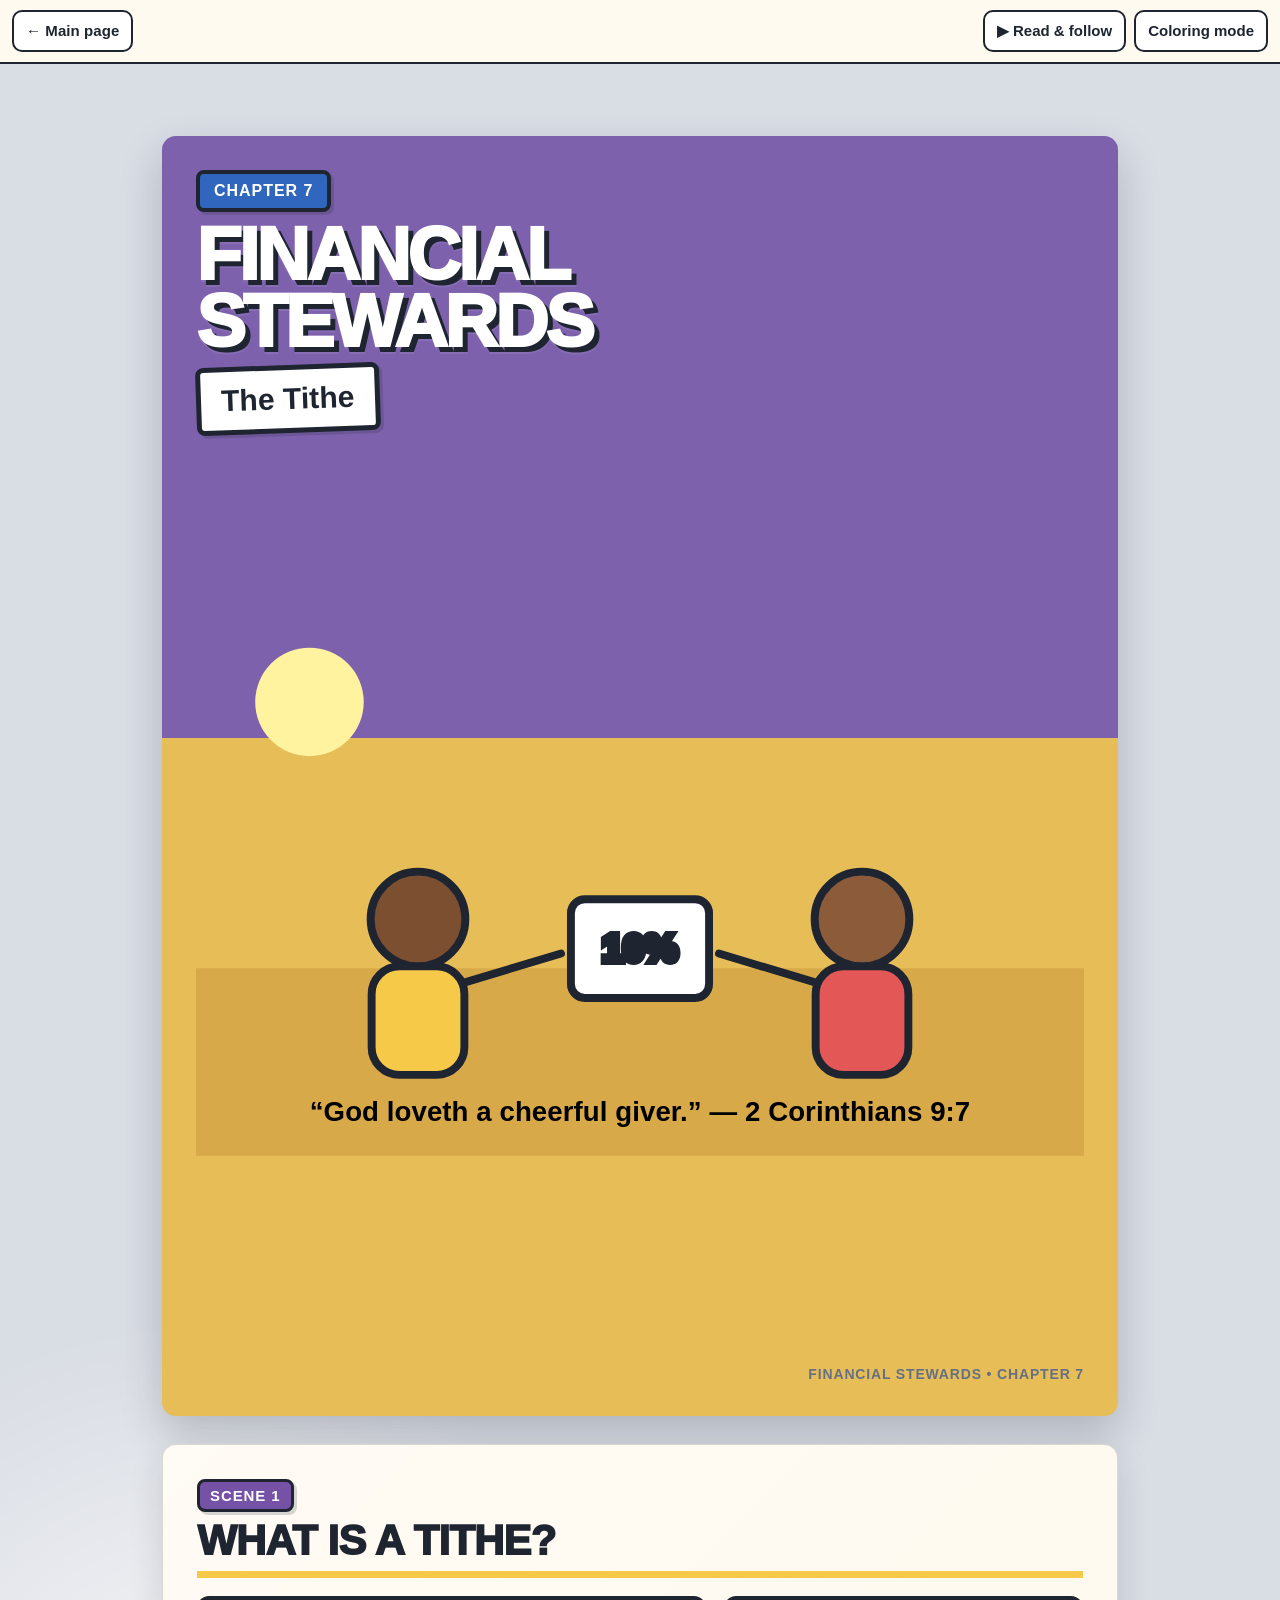
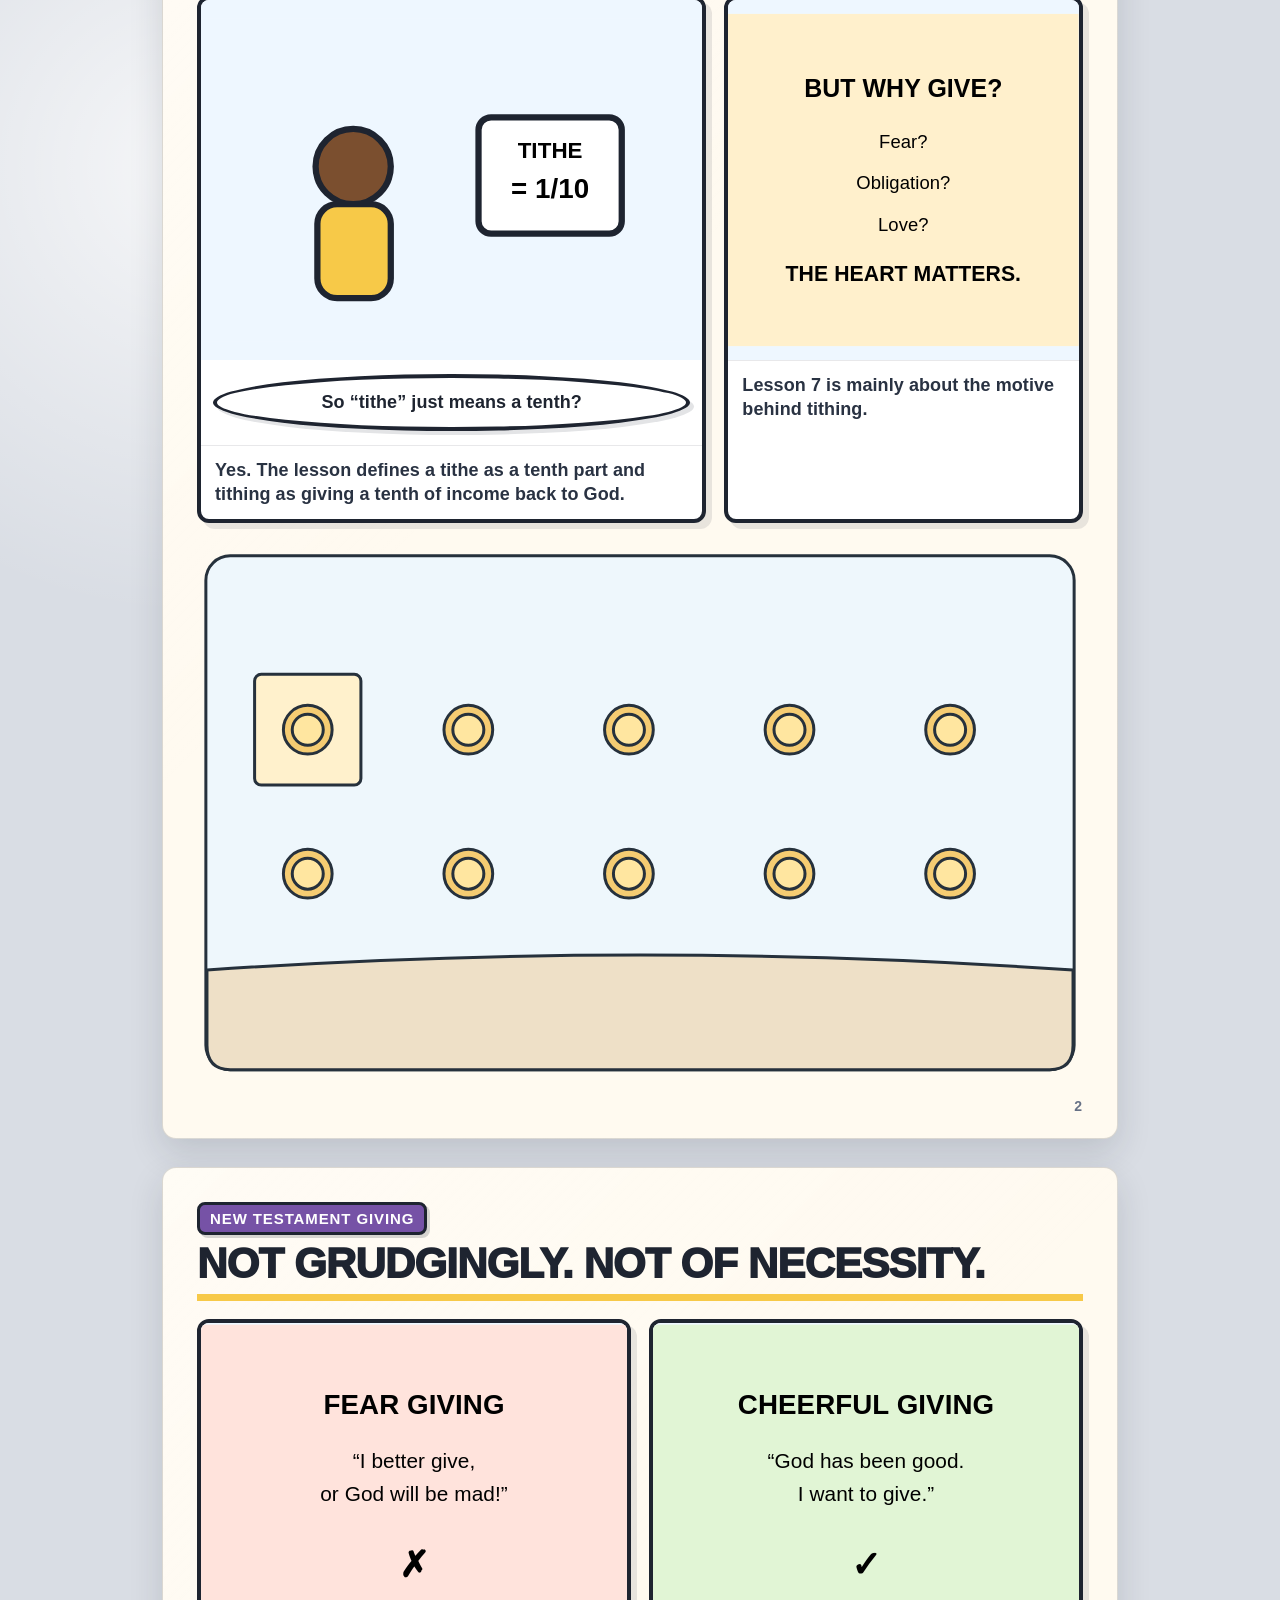
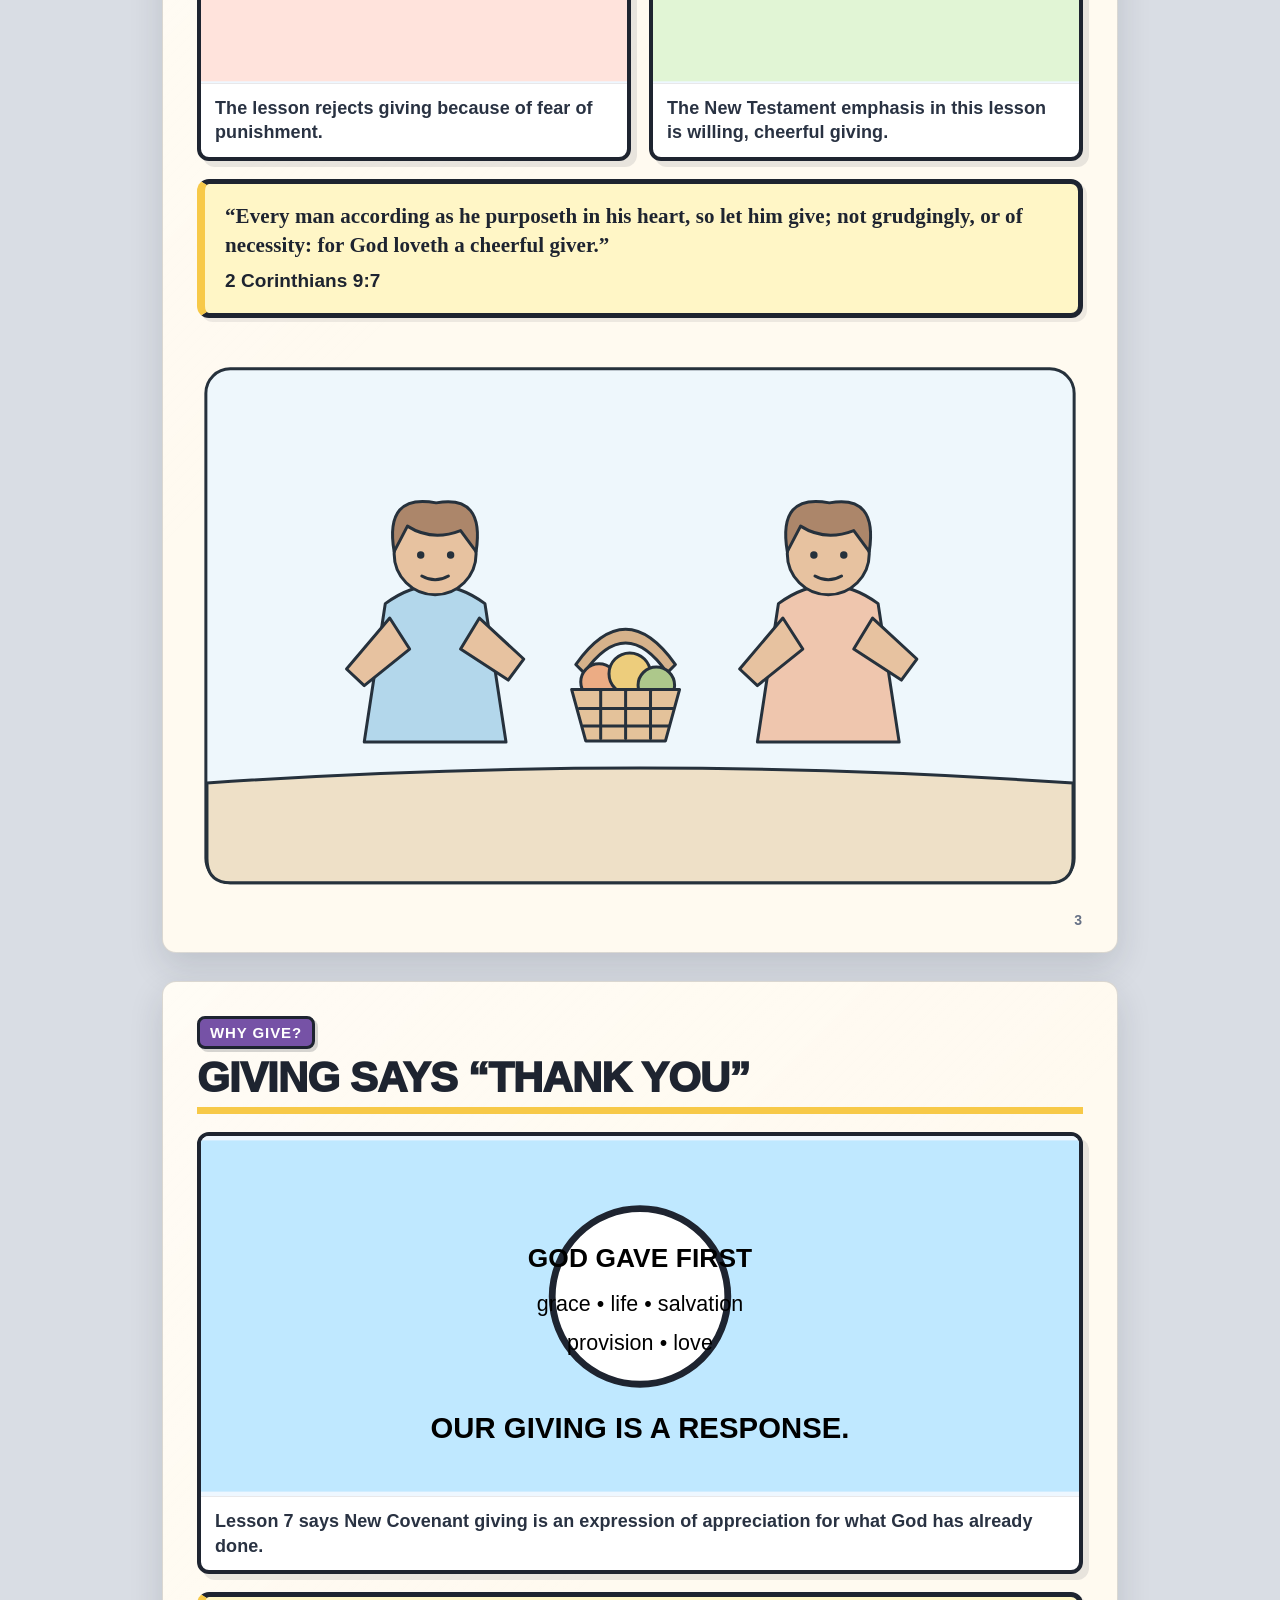
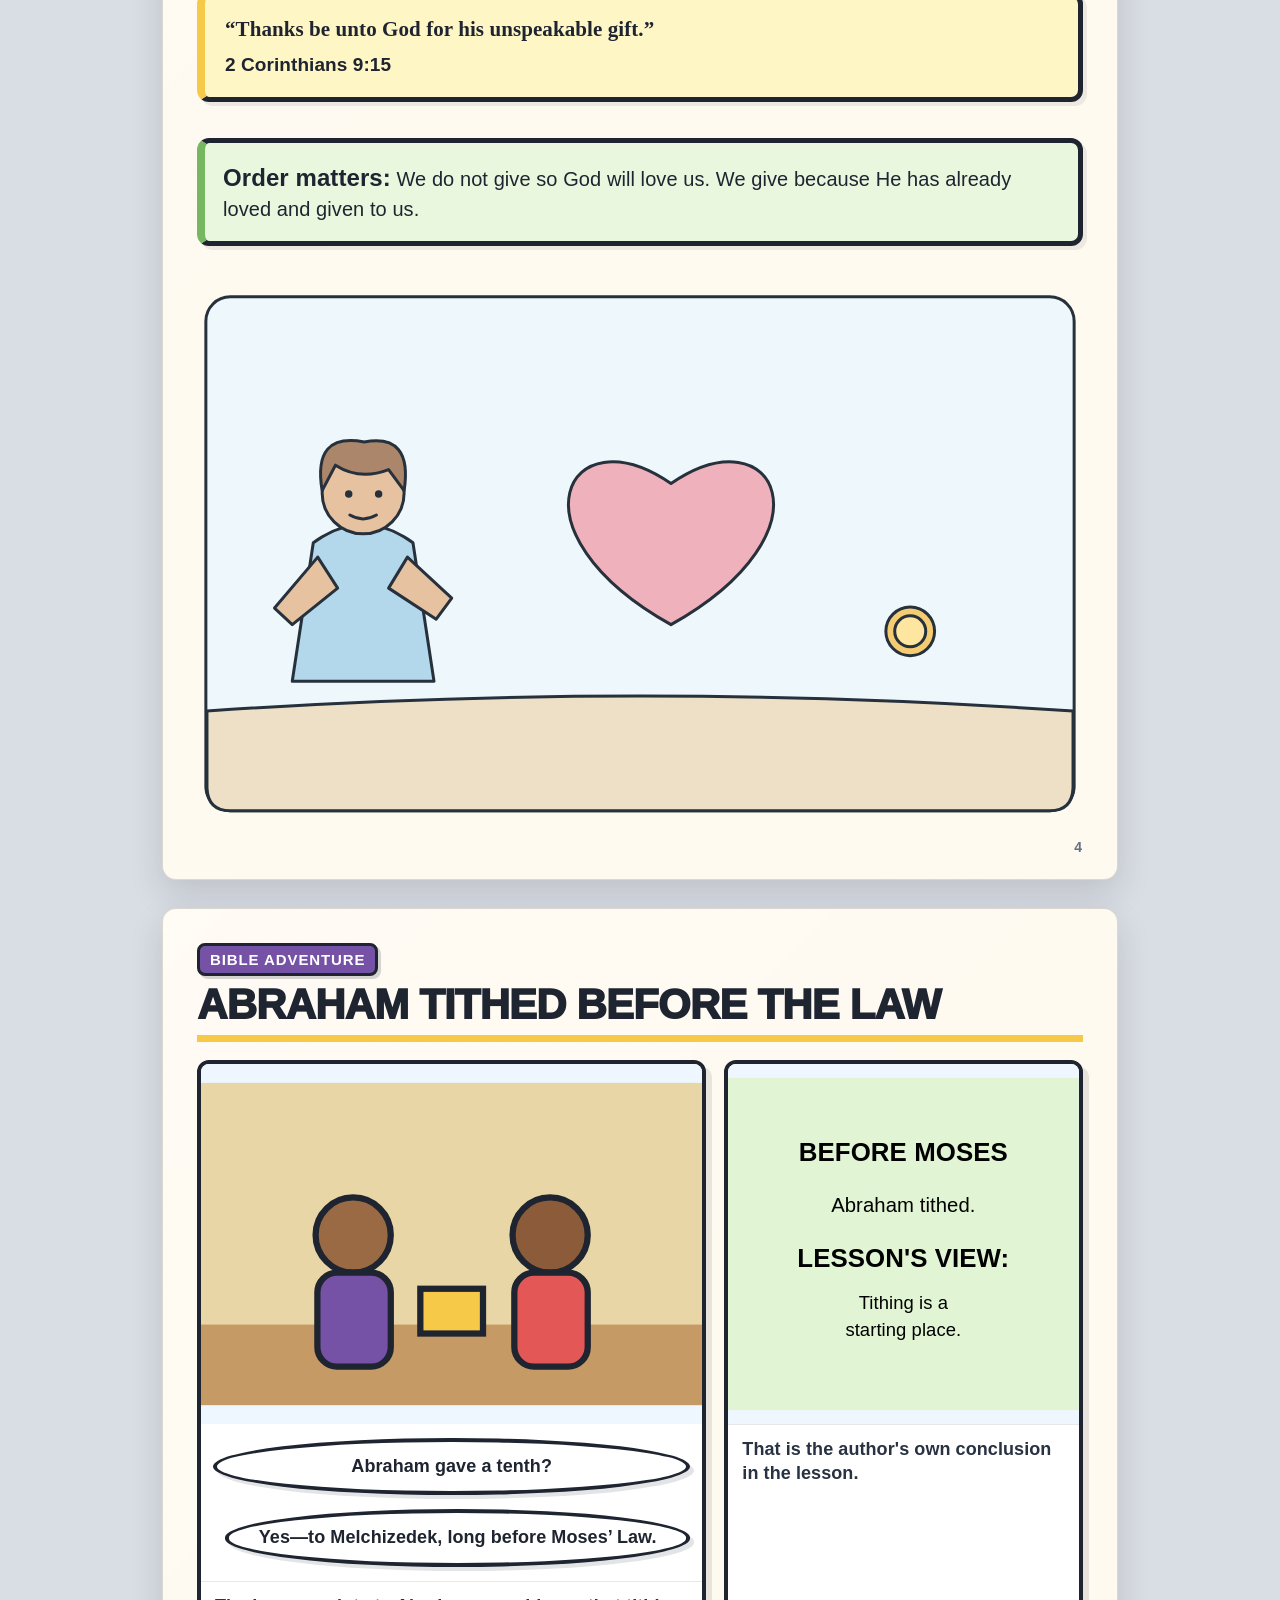
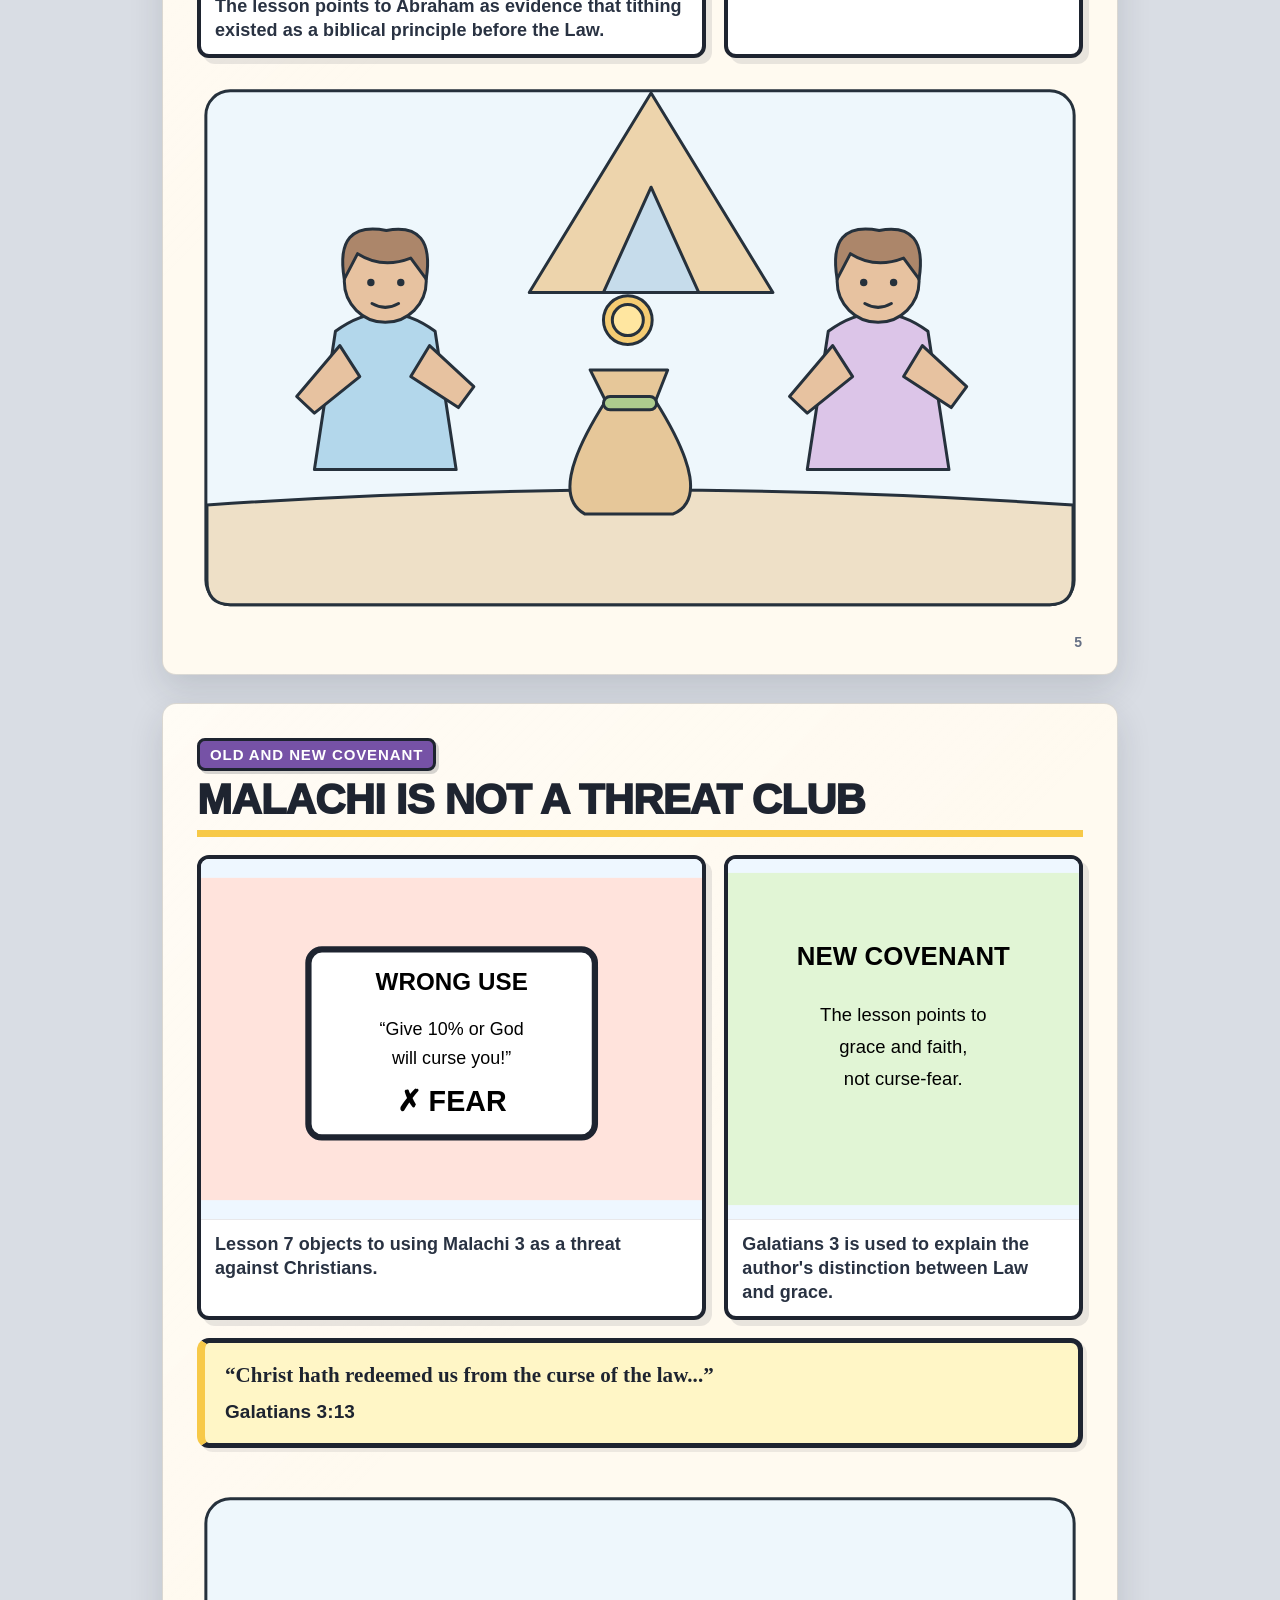
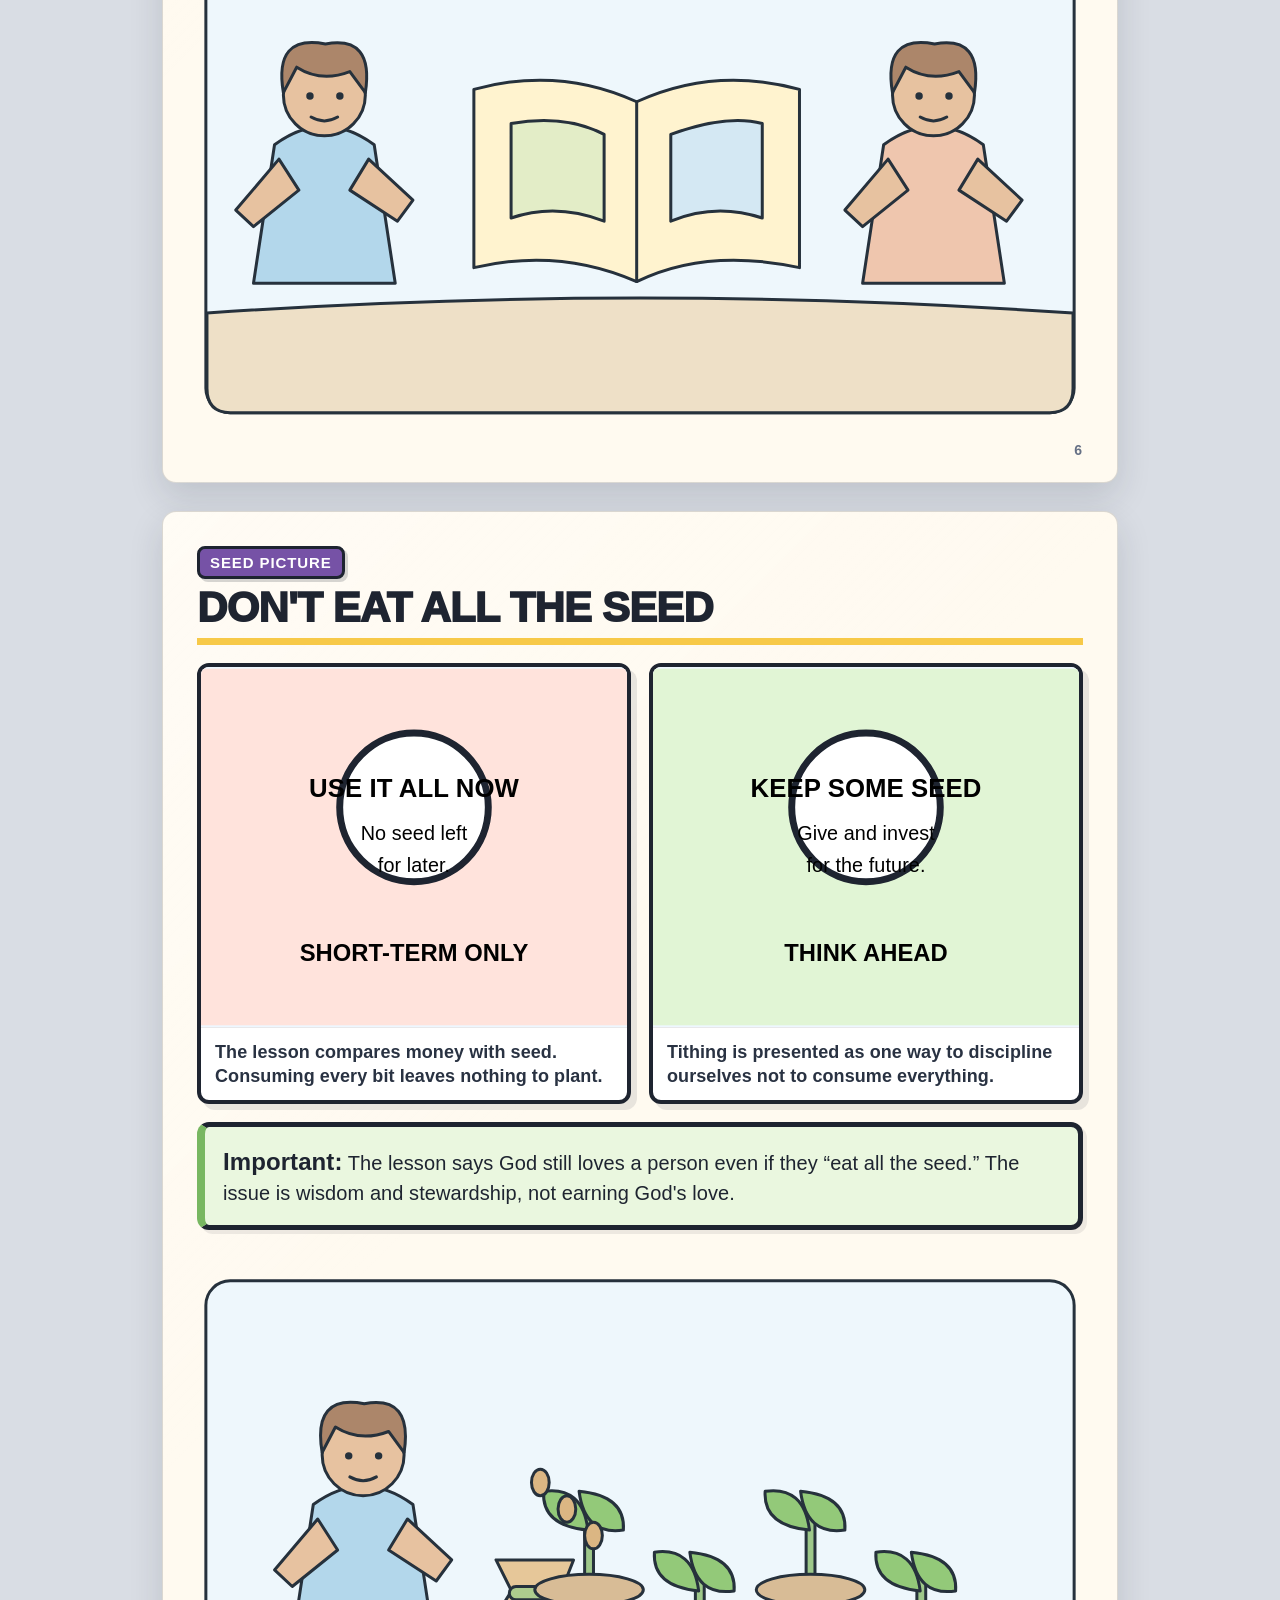
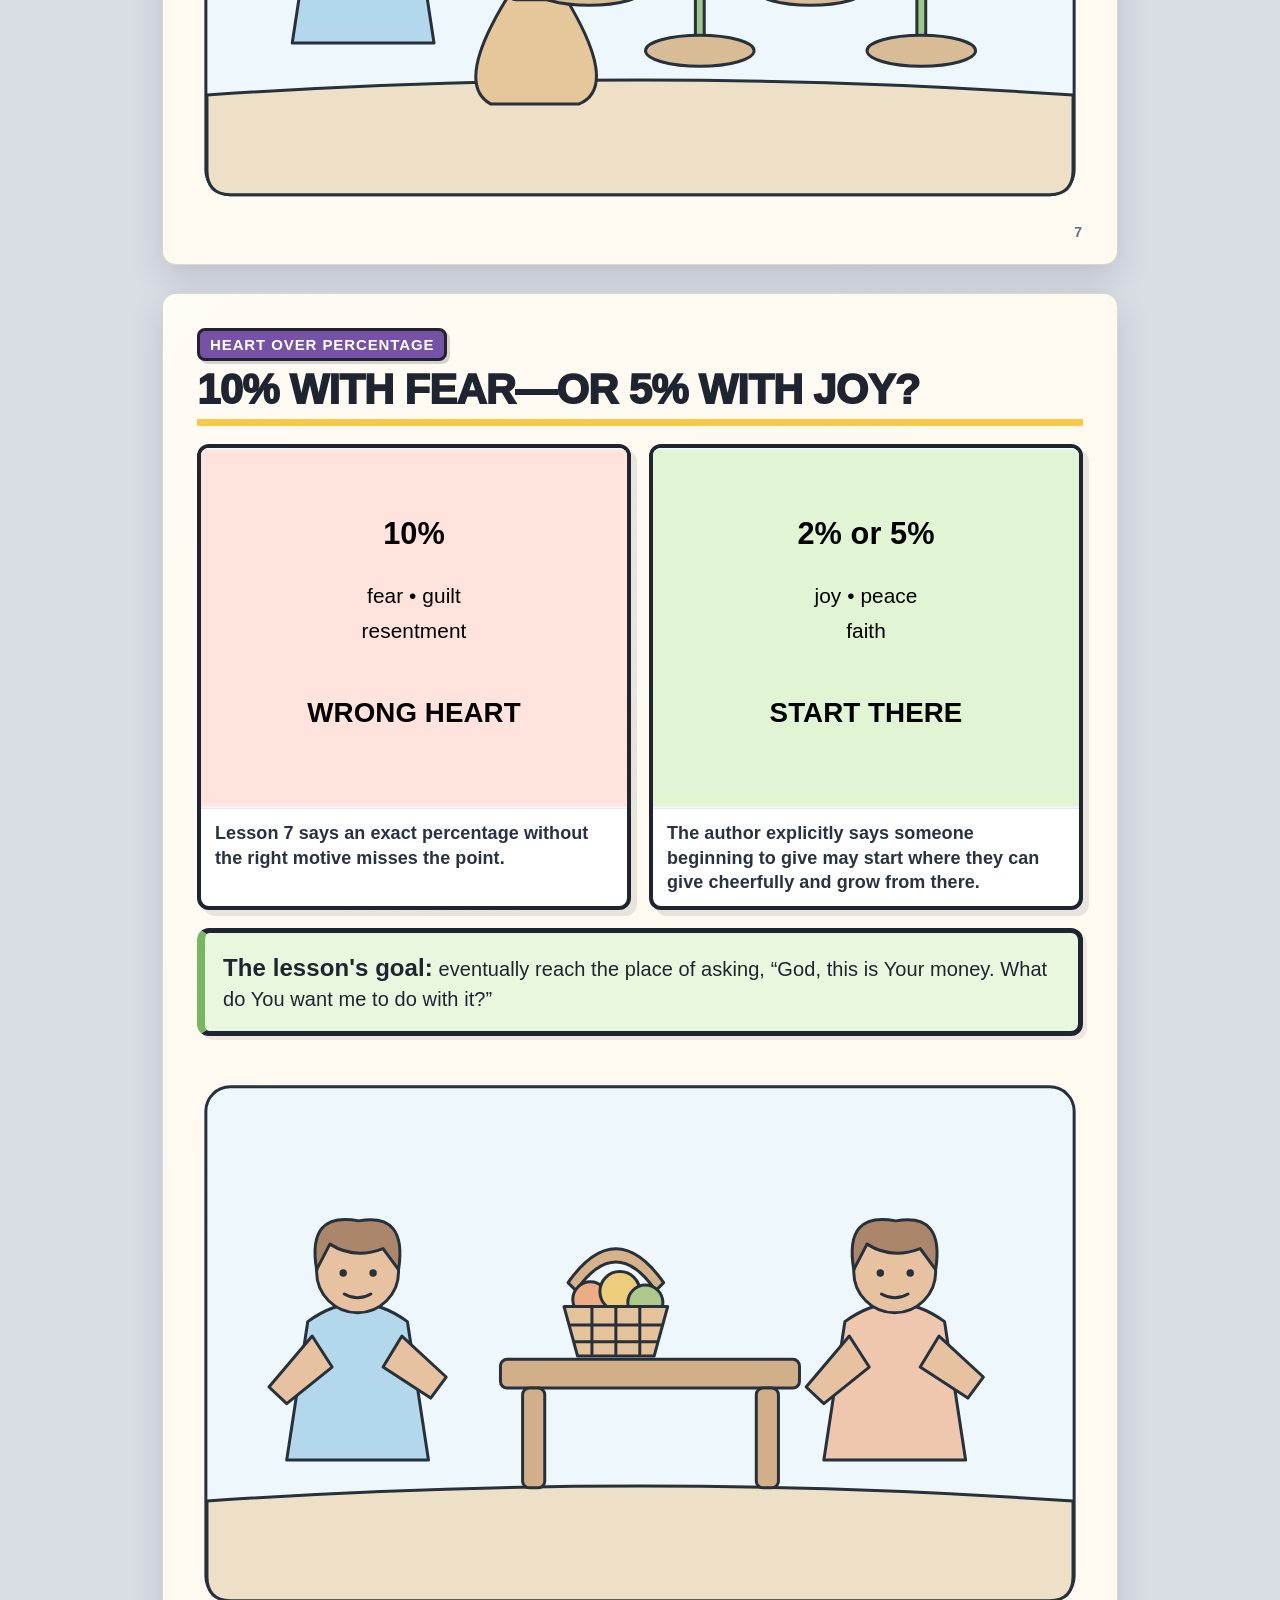
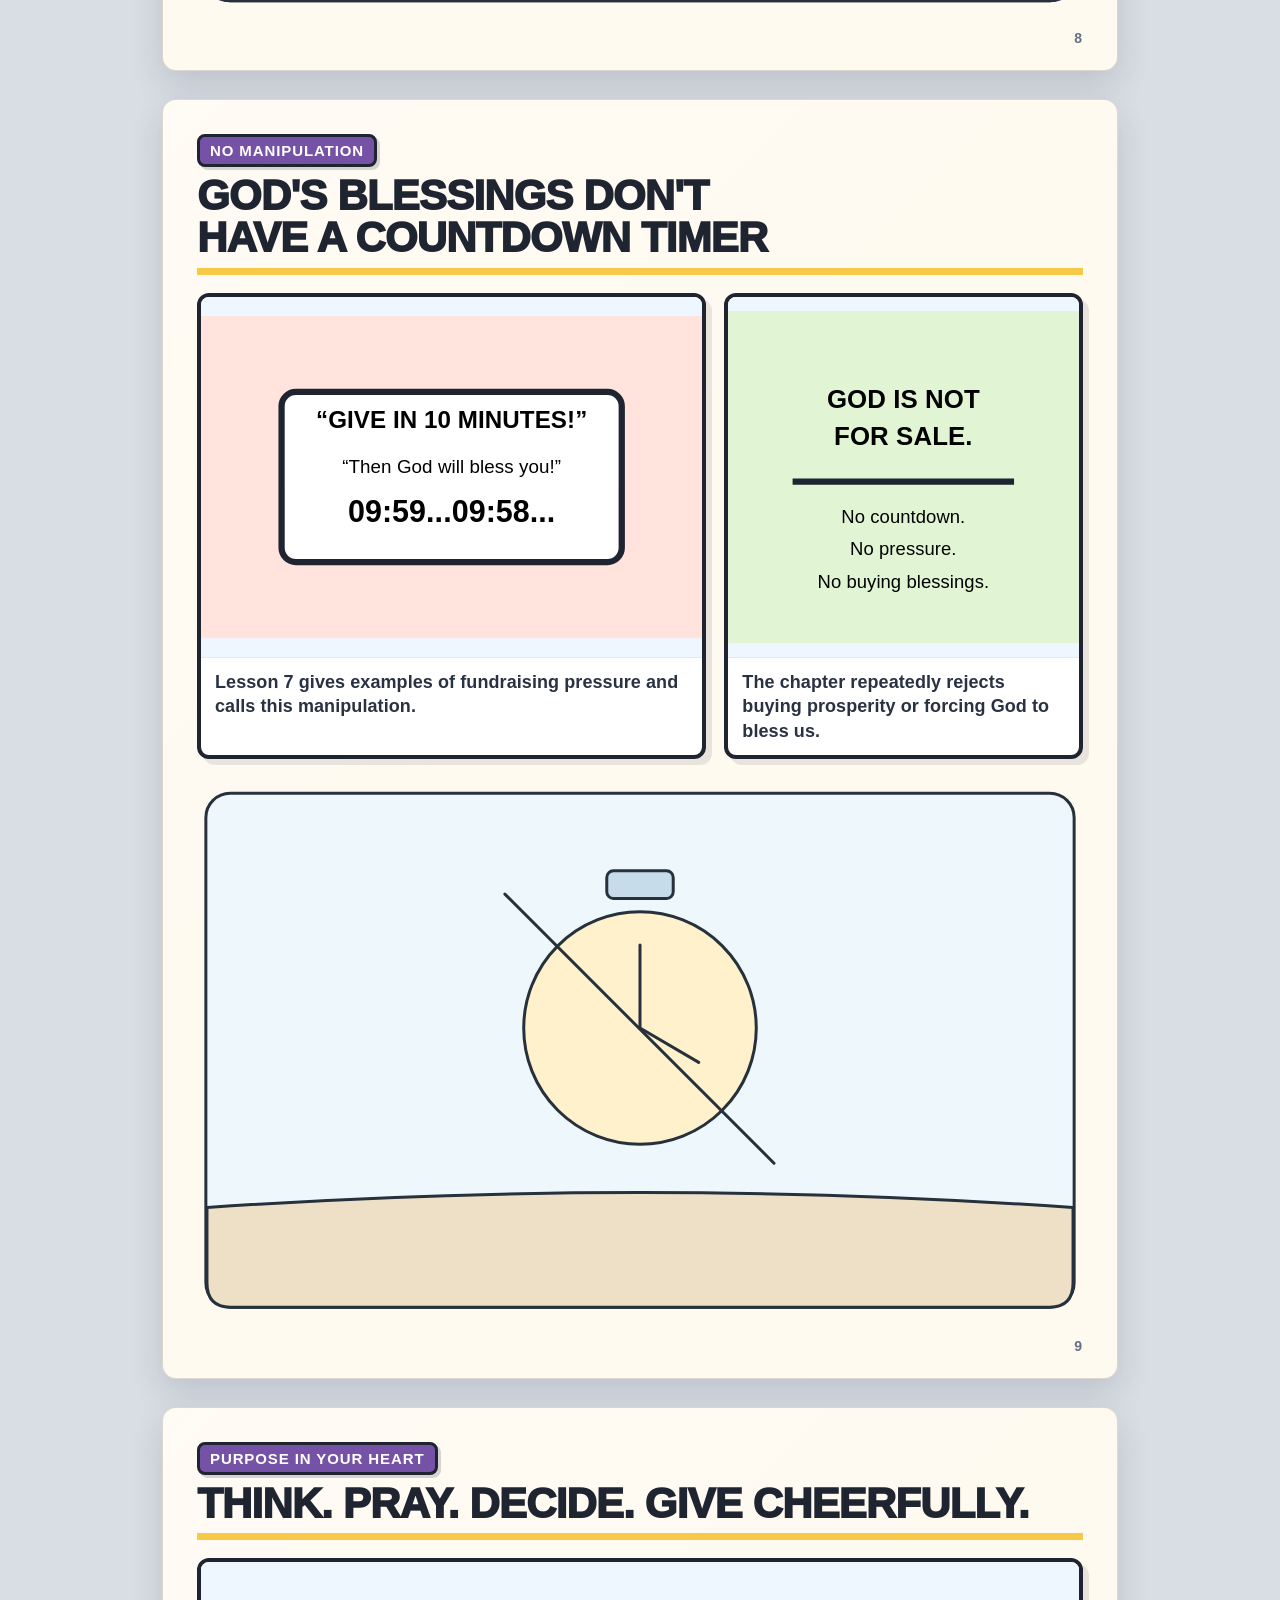
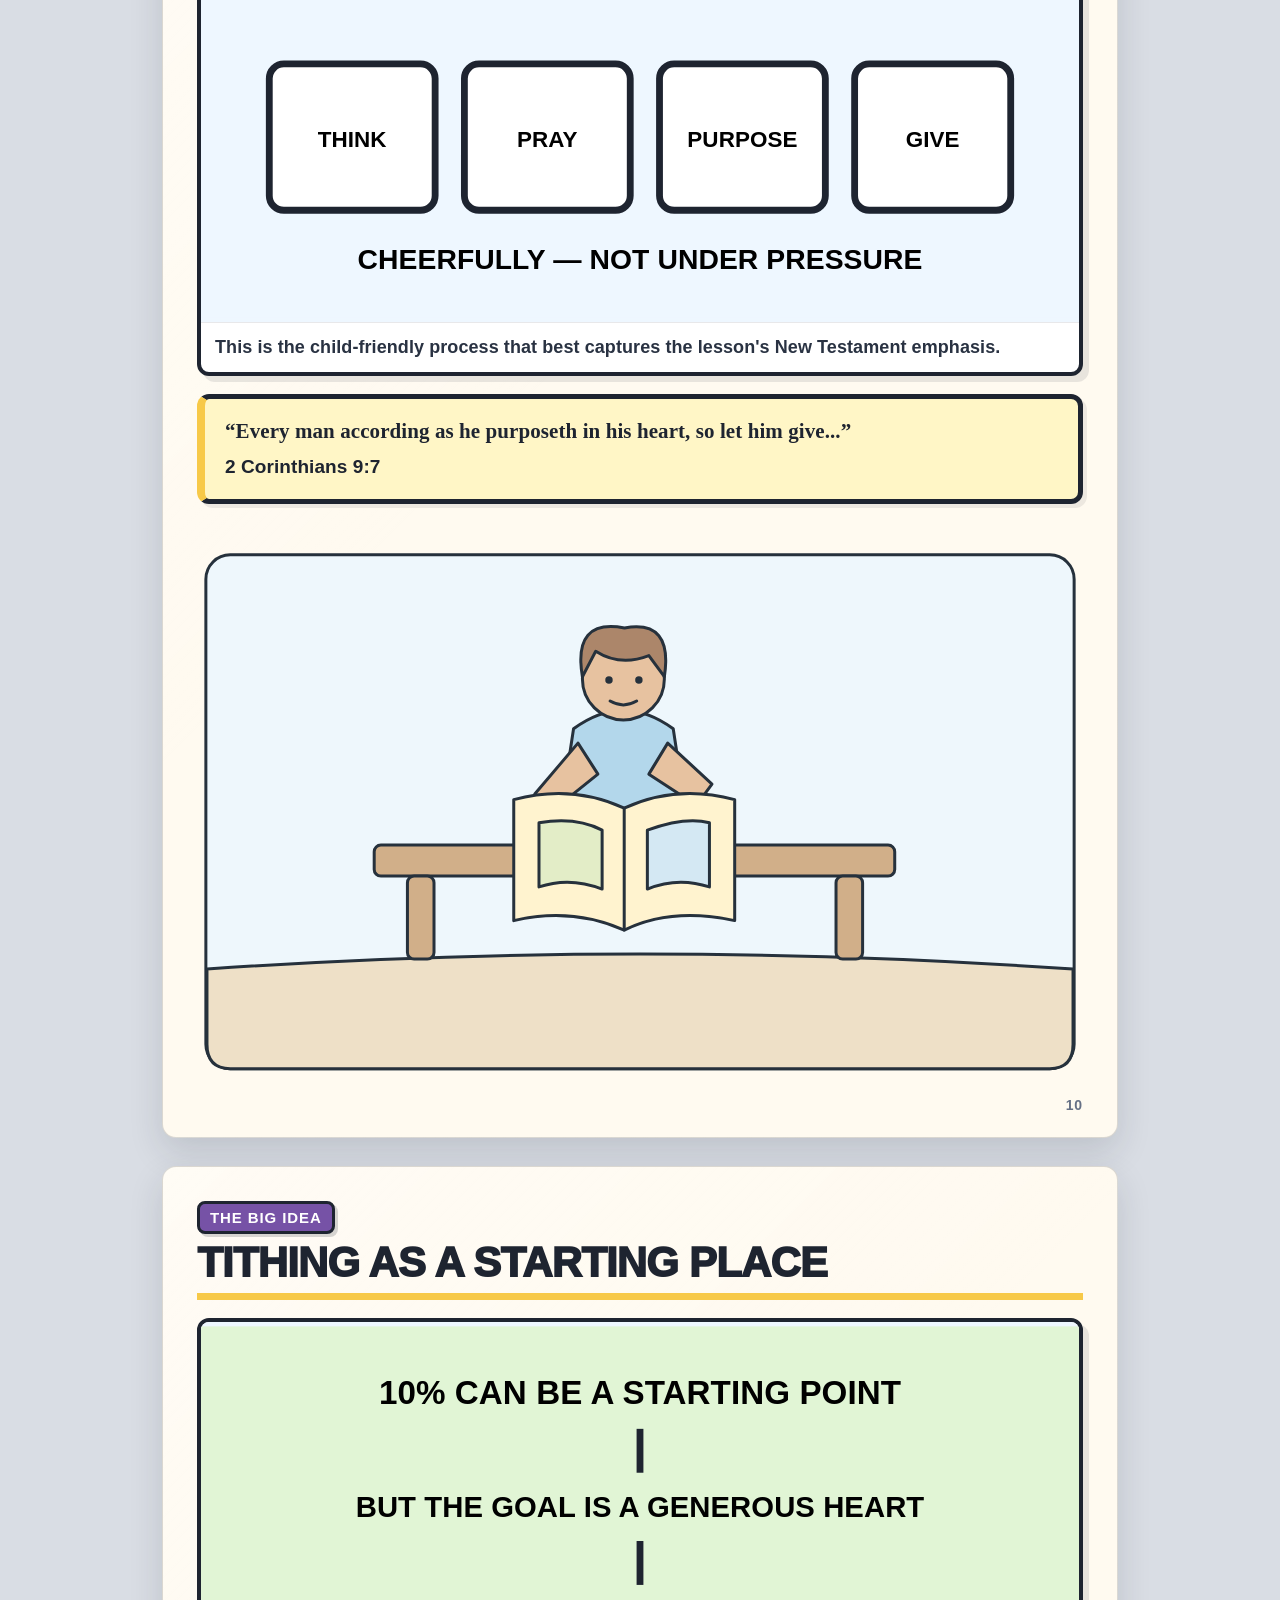
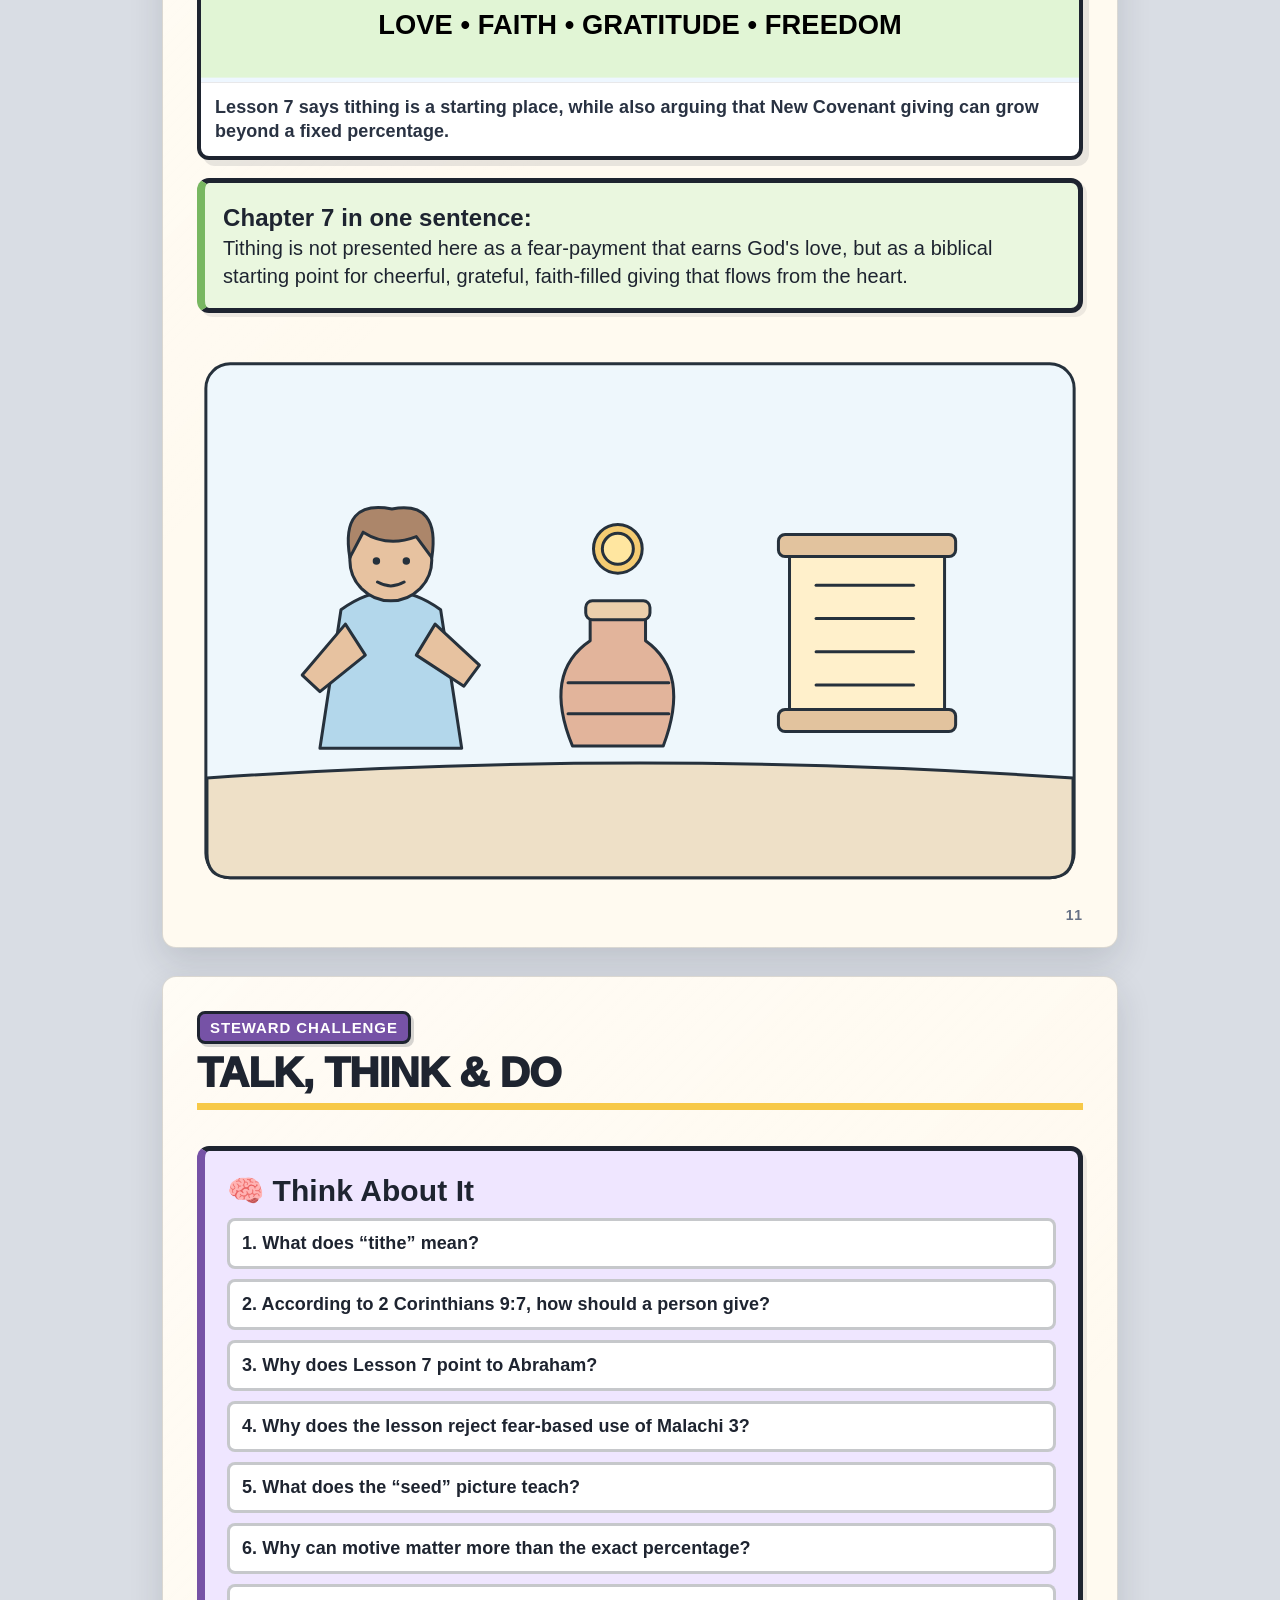
<file: financial_stewards_chapter_7.html>
<!DOCTYPE html>
<html lang="en">
<head>
<meta charset="UTF-8"><meta name="viewport" content="width=device-width,initial-scale=1.0">
<title>Financial Stewards — Chapter 7: The Tithe</title>
<script src="financial-stewards-mode.js" defer></script>
<script src="financial-stewards-interactive.js" defer></script>
<style>
@import url("financial-stewards-refinement.css");
:root{--ink:#1e2430;--cream:#fffaf0;--gold:#f7c948;--sky:#bfe8ff;--green:#bfe3a5;--blue:#3066be;--red:#e45757;--purple:#7652a6}
*{box-sizing:border-box}body{margin:0;background:#d9dde4;color:var(--ink);font-family:"Trebuchet MS",Arial,sans-serif}
.book{max-width:980px;margin:auto;padding:24px}.page{min-height:1280px;background:var(--cream);margin:0 auto 28px;padding:34px;position:relative;box-shadow:0 8px 30px #0003;overflow:hidden;page-break-after:always}
.cover{background:linear-gradient(#7d61ad 0 47%,#e6bd57 47% 100%);display:flex;flex-direction:column;justify-content:space-between}
.title{font-size:74px;line-height:.9;font-weight:1000;letter-spacing:-3px;text-transform:uppercase;color:#fff;text-shadow:5px 5px 0 var(--ink);margin:10px 0}.subtitle{display:inline-block;background:#fff;border:5px solid var(--ink);padding:12px 20px;font-size:30px;font-weight:900;transform:rotate(-2deg)}.chapter-label{display:inline-block;background:var(--blue);color:#fff;border:4px solid var(--ink);padding:8px 14px;font-weight:900}
.panel-grid{display:grid;grid-template-columns:repeat(12,1fr);gap:14px}.panel{background:#fff;border:5px solid var(--ink);position:relative;overflow:hidden;min-height:260px;box-shadow:5px 5px 0 #1e24301f}.p12{grid-column:span 12}.p7{grid-column:span 7}.p6{grid-column:span 6}.p5{grid-column:span 5}.p4{grid-column:span 4}.art{height:230px;width:100%;display:block}.tall .art{height:360px}.narration{padding:12px 14px;font-size:18px;line-height:1.35;font-weight:700}.bubble{position:absolute;background:#fff;border:4px solid var(--ink);border-radius:50%;padding:14px 18px;font-weight:900;font-size:18px;line-height:1.18;z-index:5;text-align:center}.bubble:after{content:"";position:absolute;width:22px;height:22px;background:#fff;border-right:4px solid var(--ink);border-bottom:4px solid var(--ink);transform:rotate(45deg);bottom:-12px;left:36%}.bubble.right:after{left:auto;right:28%}.verse{background:#fff6c6;border:5px solid var(--ink);padding:18px 20px;font-family:Georgia,serif;font-size:21px;line-height:1.4;font-weight:700;margin:18px 0}.verse strong{display:block;font-family:"Trebuchet MS",Arial,sans-serif;font-size:19px;margin-top:8px}.lesson{background:#eaf7df;border:5px solid var(--ink);padding:18px;margin:18px 0;font-size:20px;line-height:1.4}.lesson b{font-size:24px}.page-title{font-size:42px;font-weight:1000;text-transform:uppercase;margin:0 0 18px;border-bottom:7px solid var(--gold);padding-bottom:8px}.badge{display:inline-block;background:var(--purple);color:#fff;border:3px solid var(--ink);padding:5px 10px;font-size:15px;font-weight:900;text-transform:uppercase;margin-bottom:8px}.challenge{background:#efe6ff;border:5px solid var(--ink);padding:22px;margin-top:18px}.challenge h2{margin:0 0 10px;font-size:30px}.q{background:#fff;border:3px dashed var(--ink);padding:12px;margin:10px 0;font-size:18px;font-weight:700}.footer{position:absolute;bottom:12px;right:24px;font-weight:900;font-size:14px}.center{text-align:center}.keyline{font-size:30px;font-weight:1000;text-align:center}.sticker{background:var(--red);color:#fff;border:5px solid var(--ink);border-radius:50%;width:180px;height:180px;display:flex;align-items:center;justify-content:center;text-align:center;font-weight:1000;font-size:22px;transform:rotate(7deg);margin:auto}.compare{display:flex;gap:18px;margin:18px 0}.compare>div{flex:1;border:5px solid var(--ink);padding:18px;font-size:19px;font-weight:800;line-height:1.4}.warn{background:#ffe3dc}.good{background:#e1f5d5}
@media print{body{background:#fff}.book{padding:0}.page{box-shadow:none;margin:0;min-height:100vh}}
</style></head><body><div class="book">

<section class="page cover">
<div><div class="chapter-label">CHAPTER 7</div><div class="title">Financial<br>Stewards</div><div class="subtitle">The Tithe</div></div>
<svg viewBox="0 0 900 540" width="100%"><rect y="350" width="900" height="190" fill="#d8a948"/><circle cx="115" cy="80" r="55" fill="#fff3a0"/>
<g stroke="#1e2430" stroke-width="8" stroke-linecap="round"><circle cx="225" cy="300" r="48" fill="#7b4f2f"/><rect x="178" y="348" width="94" height="110" rx="28" fill="#f7c948"/><circle cx="675" cy="300" r="48" fill="#8c5b39"/><rect x="628" y="348" width="94" height="110" rx="28" fill="#e45757"/><rect x="380" y="280" width="140" height="100" rx="14" fill="#fff"/><text x="450" y="343" text-anchor="middle" font-size="38" font-weight="900">10%</text><path d="M270 365l100-30M630 365l-100-30"/></g><text x="450" y="505" text-anchor="middle" font-size="28" font-weight="900">“God loveth a cheerful giver.” — 2 Corinthians 9:7</text></svg>
<div class="footer">FINANCIAL STEWARDS • CHAPTER 7</div></section>

<section class="page"><div class="badge">Scene 1</div><h1 class="page-title">What Is a Tithe?</h1>
<div class="panel-grid"><div class="panel p7 tall"><svg class="art" viewBox="0 0 560 360"><rect width="560" height="360" fill="#eef7ff"/><circle cx="170" cy="165" r="42" fill="#7b4f2f" stroke="#1e2430" stroke-width="7"/><rect x="130" y="207" width="82" height="105" rx="22" fill="#f7c948" stroke="#1e2430" stroke-width="7"/><rect x="310" y="110" width="160" height="130" rx="14" fill="#fff" stroke="#1e2430" stroke-width="7"/><text x="390" y="155" text-anchor="middle" font-size="25" font-weight="900">TITHE</text><text x="390" y="200" text-anchor="middle" font-size="31" font-weight="900">= 1/10</text></svg><div class="bubble" style="top:50px;left:20px;width:235px;">So “tithe” just means a tenth?</div><div class="narration">Yes. The lesson defines a tithe as a tenth part and tithing as giving a tenth of income back to God.</div></div>
<div class="panel p5 tall"><svg class="art" viewBox="0 0 380 360"><rect width="380" height="360" fill="#fff0cc"/><text x="190" y="90" text-anchor="middle" font-size="27" font-weight="900">BUT WHY GIVE?</text><text x="190" y="145" text-anchor="middle" font-size="20">Fear?</text><text x="190" y="190" text-anchor="middle" font-size="20">Obligation?</text><text x="190" y="235" text-anchor="middle" font-size="20">Love?</text><text x="190" y="290" text-anchor="middle" font-size="23" font-weight="900">THE HEART MATTERS.</text></svg><div class="narration">Lesson 7 is mainly about the motive behind tithing.</div></div></div>
<div class="footer">2</div></section>

<section class="page"><div class="badge">New Testament Giving</div><h1 class="page-title">Not Grudgingly. Not of Necessity.</h1>
<div class="panel-grid"><div class="panel p6 tall"><svg class="art" viewBox="0 0 430 360"><rect width="430" height="360" fill="#ffe3dc"/><text x="215" y="90" text-anchor="middle" font-size="28" font-weight="900">FEAR GIVING</text><text x="215" y="145" text-anchor="middle" font-size="21">“I better give,</text><text x="215" y="178" text-anchor="middle" font-size="21">or God will be mad!”</text><text x="215" y="255" text-anchor="middle" font-size="36" font-weight="900">✗</text></svg><div class="narration">The lesson rejects giving because of fear of punishment.</div></div>
<div class="panel p6 tall"><svg class="art" viewBox="0 0 430 360"><rect width="430" height="360" fill="#e1f5d5"/><text x="215" y="90" text-anchor="middle" font-size="28" font-weight="900">CHEERFUL GIVING</text><text x="215" y="145" text-anchor="middle" font-size="21">“God has been good.</text><text x="215" y="178" text-anchor="middle" font-size="21">I want to give.”</text><text x="215" y="255" text-anchor="middle" font-size="36" font-weight="900">✓</text></svg><div class="narration">The New Testament emphasis in this lesson is willing, cheerful giving.</div></div></div>
<div class="verse">“Every man according as he purposeth in his heart, so let him give; not grudgingly, or of necessity: for God loveth a cheerful giver.” <strong>2 Corinthians 9:7</strong></div><div class="footer">3</div></section>

<section class="page"><div class="badge">Why Give?</div><h1 class="page-title">Giving Says “Thank You”</h1>
<div class="panel-grid"><div class="panel p12 tall"><svg class="art" viewBox="0 0 900 360"><rect width="900" height="360" fill="#bfe8ff"/><circle cx="450" cy="160" r="90" fill="#fff" stroke="#1e2430" stroke-width="7"/><text x="450" y="130" text-anchor="middle" font-size="27" font-weight="900">GOD GAVE FIRST</text><text x="450" y="175" text-anchor="middle" font-size="22">grace • life • salvation</text><text x="450" y="215" text-anchor="middle" font-size="22">provision • love</text><text x="450" y="305" text-anchor="middle" font-size="30" font-weight="900">OUR GIVING IS A RESPONSE.</text></svg><div class="narration">Lesson 7 says New Covenant giving is an expression of appreciation for what God has already done.</div></div></div>
<div class="verse">“Thanks be unto God for his unspeakable gift.” <strong>2 Corinthians 9:15</strong></div><div class="lesson"><b>Order matters:</b> We do not give so God will love us. We give because He has already loved and given to us.</div><div class="footer">4</div></section>

<section class="page"><div class="badge">Bible Adventure</div><h1 class="page-title">Abraham Tithed Before the Law</h1>
<div class="panel-grid"><div class="panel p7 tall"><svg class="art" viewBox="0 0 560 360"><rect width="560" height="360" fill="#e9d6a7"/><rect y="270" width="560" height="90" fill="#c59a65"/><g stroke="#1e2430" stroke-width="7"><circle cx="170" cy="170" r="42" fill="#9a6a44"/><rect x="130" y="212" width="82" height="105" rx="22" fill="#7652a6"/><circle cx="390" cy="170" r="42" fill="#8c5b39"/><rect x="350" y="212" width="82" height="105" rx="22" fill="#e45757"/><rect x="245" y="230" width="70" height="50" fill="#f7c948"/></g></svg><div class="bubble" style="top:55px;left:20px;width:220px;">Abraham gave a tenth?</div><div class="bubble right" style="top:55px;right:15px;width:225px;">Yes—to Melchizedek, long before Moses’ Law.</div><div class="narration">The lesson points to Abraham as evidence that tithing existed as a biblical principle before the Law.</div></div>
<div class="panel p5 tall"><svg class="art" viewBox="0 0 380 360"><rect width="380" height="360" fill="#e1f5d5"/><text x="190" y="90" text-anchor="middle" font-size="28" font-weight="900">BEFORE MOSES</text><text x="190" y="145" text-anchor="middle" font-size="22">Abraham tithed.</text><text x="190" y="205" text-anchor="middle" font-size="28" font-weight="900">LESSON'S VIEW:</text><text x="190" y="250" text-anchor="middle" font-size="20">Tithing is a</text><text x="190" y="280" text-anchor="middle" font-size="20">starting place.</text></svg><div class="narration">That is the author's own conclusion in the lesson.</div></div></div><div class="footer">5</div></section>

<section class="page"><div class="badge">Old and New Covenant</div><h1 class="page-title">Malachi Is Not a Threat Club</h1>
<div class="panel-grid"><div class="panel p7 tall"><svg class="art" viewBox="0 0 560 360"><rect width="560" height="360" fill="#ffe3dc"/><rect x="120" y="80" width="320" height="210" rx="15" fill="#fff" stroke="#1e2430" stroke-width="7"/><text x="280" y="125" text-anchor="middle" font-size="27" font-weight="900">WRONG USE</text><text x="280" y="175" text-anchor="middle" font-size="20">“Give 10% or God</text><text x="280" y="208" text-anchor="middle" font-size="20">will curse you!”</text><text x="280" y="260" text-anchor="middle" font-size="32" font-weight="900">✗ FEAR</text></svg><div class="narration">Lesson 7 objects to using Malachi 3 as a threat against Christians.</div></div>
<div class="panel p5 tall"><svg class="art" viewBox="0 0 380 360"><rect width="380" height="360" fill="#e1f5d5"/><text x="190" y="100" text-anchor="middle" font-size="28" font-weight="900">NEW COVENANT</text><text x="190" y="160" text-anchor="middle" font-size="20">The lesson points to</text><text x="190" y="195" text-anchor="middle" font-size="20">grace and faith,</text><text x="190" y="230" text-anchor="middle" font-size="20">not curse-fear.</text></svg><div class="narration">Galatians 3 is used to explain the author's distinction between Law and grace.</div></div></div>
<div class="verse">“Christ hath redeemed us from the curse of the law...” <strong>Galatians 3:13</strong></div><div class="footer">6</div></section>

<section class="page"><div class="badge">Seed Picture</div><h1 class="page-title">Don't Eat All the Seed</h1>
<div class="panel-grid"><div class="panel p6 tall"><svg class="art" viewBox="0 0 430 360"><rect width="430" height="360" fill="#ffe3dc"/><circle cx="215" cy="140" r="75" fill="#fff" stroke="#1e2430" stroke-width="7"/><text x="215" y="130" text-anchor="middle" font-size="26" font-weight="900">USE IT ALL NOW</text><text x="215" y="173" text-anchor="middle" font-size="20">No seed left</text><text x="215" y="205" text-anchor="middle" font-size="20">for later.</text><text x="215" y="295" text-anchor="middle" font-size="24" font-weight="900">SHORT-TERM ONLY</text></svg><div class="narration">The lesson compares money with seed. Consuming every bit leaves nothing to plant.</div></div>
<div class="panel p6 tall"><svg class="art" viewBox="0 0 430 360"><rect width="430" height="360" fill="#e1f5d5"/><circle cx="215" cy="140" r="75" fill="#fff" stroke="#1e2430" stroke-width="7"/><text x="215" y="130" text-anchor="middle" font-size="26" font-weight="900">KEEP SOME SEED</text><text x="215" y="173" text-anchor="middle" font-size="20">Give and invest</text><text x="215" y="205" text-anchor="middle" font-size="20">for the future.</text><text x="215" y="295" text-anchor="middle" font-size="24" font-weight="900">THINK AHEAD</text></svg><div class="narration">Tithing is presented as one way to discipline ourselves not to consume everything.</div></div></div>
<div class="lesson"><b>Important:</b> The lesson says God still loves a person even if they “eat all the seed.” The issue is wisdom and stewardship, not earning God's love.</div><div class="footer">7</div></section>

<section class="page"><div class="badge">Heart Over Percentage</div><h1 class="page-title">10% With Fear—or 5% With Joy?</h1>
<div class="panel-grid"><div class="panel p6 tall"><svg class="art" viewBox="0 0 430 360"><rect width="430" height="360" fill="#ffe3dc"/><text x="215" y="95" text-anchor="middle" font-size="31" font-weight="900">10%</text><text x="215" y="155" text-anchor="middle" font-size="21">fear • guilt</text><text x="215" y="190" text-anchor="middle" font-size="21">resentment</text><text x="215" y="275" text-anchor="middle" font-size="28" font-weight="900">WRONG HEART</text></svg><div class="narration">Lesson 7 says an exact percentage without the right motive misses the point.</div></div>
<div class="panel p6 tall"><svg class="art" viewBox="0 0 430 360"><rect width="430" height="360" fill="#e1f5d5"/><text x="215" y="95" text-anchor="middle" font-size="31" font-weight="900">2% or 5%</text><text x="215" y="155" text-anchor="middle" font-size="21">joy • peace</text><text x="215" y="190" text-anchor="middle" font-size="21">faith</text><text x="215" y="275" text-anchor="middle" font-size="28" font-weight="900">START THERE</text></svg><div class="narration">The author explicitly says someone beginning to give may start where they can give cheerfully and grow from there.</div></div></div>
<div class="lesson"><b>The lesson's goal:</b> eventually reach the place of asking, “God, this is Your money. What do You want me to do with it?”</div><div class="footer">8</div></section>

<section class="page"><div class="badge">No Manipulation</div><h1 class="page-title">God's Blessings Don't Have a Countdown Timer</h1>
<div class="panel-grid"><div class="panel p7 tall"><svg class="art" viewBox="0 0 560 360"><rect width="560" height="360" fill="#ffe3dc"/><rect x="90" y="85" width="380" height="190" rx="16" fill="#fff" stroke="#1e2430" stroke-width="7"/><text x="280" y="125" text-anchor="middle" font-size="27" font-weight="900">“GIVE IN 10 MINUTES!”</text><text x="280" y="175" text-anchor="middle" font-size="21">“Then God will bless you!”</text><text x="280" y="230" text-anchor="middle" font-size="34" font-weight="900">09:59...09:58...</text></svg><div class="narration">Lesson 7 gives examples of fundraising pressure and calls this manipulation.</div></div>
<div class="panel p5 tall"><svg class="art" viewBox="0 0 380 360"><rect width="380" height="360" fill="#e1f5d5"/><text x="190" y="105" text-anchor="middle" font-size="28" font-weight="900">GOD IS NOT</text><text x="190" y="145" text-anchor="middle" font-size="28" font-weight="900">FOR SALE.</text><path d="M70 185h240" stroke="#1e2430" stroke-width="7"/><text x="190" y="230" text-anchor="middle" font-size="20">No countdown.</text><text x="190" y="265" text-anchor="middle" font-size="20">No pressure.</text><text x="190" y="300" text-anchor="middle" font-size="20">No buying blessings.</text></svg><div class="narration">The chapter repeatedly rejects buying prosperity or forcing God to bless us.</div></div></div>
<div class="footer">9</div></section>

<section class="page"><div class="badge">Purpose in Your Heart</div><h1 class="page-title">Think. Pray. Decide. Give Cheerfully.</h1>
<div class="panel-grid"><div class="panel p12 tall"><svg class="art" viewBox="0 0 900 360"><rect width="900" height="360" fill="#eef7ff"/><rect x="70" y="100" width="170" height="150" rx="15" fill="#fff" stroke="#1e2430" stroke-width="7"/><rect x="270" y="100" width="170" height="150" rx="15" fill="#fff" stroke="#1e2430" stroke-width="7"/><rect x="470" y="100" width="170" height="150" rx="15" fill="#fff" stroke="#1e2430" stroke-width="7"/><rect x="670" y="100" width="160" height="150" rx="15" fill="#fff" stroke="#1e2430" stroke-width="7"/><text x="155" y="185" text-anchor="middle" font-size="23" font-weight="900">THINK</text><text x="355" y="185" text-anchor="middle" font-size="23" font-weight="900">PRAY</text><text x="555" y="185" text-anchor="middle" font-size="23" font-weight="900">PURPOSE</text><text x="750" y="185" text-anchor="middle" font-size="23" font-weight="900">GIVE</text><text x="450" y="310" text-anchor="middle" font-size="29" font-weight="900">CHEERFULLY — NOT UNDER PRESSURE</text></svg><div class="narration">This is the child-friendly process that best captures the lesson's New Testament emphasis.</div></div></div>
<div class="verse">“Every man according as he purposeth in his heart, so let him give...” <strong>2 Corinthians 9:7</strong></div><div class="footer">10</div></section>

<section class="page"><div class="badge">The Big Idea</div><h1 class="page-title">Tithing as a Starting Place</h1>
<div class="panel-grid"><div class="panel p12 tall"><svg class="art" viewBox="0 0 900 360"><rect width="900" height="360" fill="#e1f5d5"/><text x="450" y="80" text-anchor="middle" font-size="34" font-weight="900">10% CAN BE A STARTING POINT</text><path d="M450 105v45" stroke="#1e2430" stroke-width="7"/><text x="450" y="195" text-anchor="middle" font-size="30" font-weight="900">BUT THE GOAL IS A GENEROUS HEART</text><path d="M450 220v45" stroke="#1e2430" stroke-width="7"/><text x="450" y="315" text-anchor="middle" font-size="28" font-weight="900">LOVE • FAITH • GRATITUDE • FREEDOM</text></svg><div class="narration">Lesson 7 says tithing is a starting place, while also arguing that New Covenant giving can grow beyond a fixed percentage.</div></div></div>
<div class="lesson"><b>Chapter 7 in one sentence:</b><br>Tithing is not presented here as a fear-payment that earns God's love, but as a biblical starting point for cheerful, grateful, faith-filled giving that flows from the heart.</div><div class="footer">11</div></section>

<section class="page"><div class="badge">Steward Challenge</div><h1 class="page-title">Talk, Think & Do</h1>
<div class="challenge"><h2>🧠 Think About It</h2>
<div class="q">1. What does “tithe” mean?</div><div class="q">2. According to 2 Corinthians 9:7, how should a person give?</div><div class="q">3. Why does Lesson 7 point to Abraham?</div><div class="q">4. Why does the lesson reject fear-based use of Malachi 3?</div><div class="q">5. What does the “seed” picture teach?</div><div class="q">6. Why can motive matter more than the exact percentage?</div><div class="q">7. What kinds of fundraising pressure does the lesson reject?</div></div>
<div class="challenge" style="background:#fff0cc"><h2>😊 Cheerful-Giver Challenge</h2><p style="font-size:20px;line-height:1.45;font-weight:700">If you receive allowance, a gift, or money for a small job, talk with a parent or church teacher about setting aside a portion to give. The goal is not fear or guilt. Give with gratitude and joy.</p><p class="keyline">“God, thank You for giving to me. Help me give with a cheerful heart.”</p></div>
<div class="challenge" style="background:#e1f5d5"><h2>📖 Scripture Trail</h2><p style="font-size:18px;line-height:1.55;font-weight:700"><b>2 Corinthians 9:6–7 • 2 Corinthians 9:15 • 1 Corinthians 13:3 • Malachi 3:8–11 • Galatians 3:10–14 • Luke 6:38 • 2 Corinthians 9:11</b></p></div>
<div class="verse center">MEMORY VERSE<br><br>“...God loveth a cheerful giver.”<strong>2 Corinthians 9:7</strong></div><div class="sticker">GIVE<br>WITH<br>JOY!</div><div class="footer">12 • END OF CHAPTER 7</div></section>

</div></body></html>
</file>
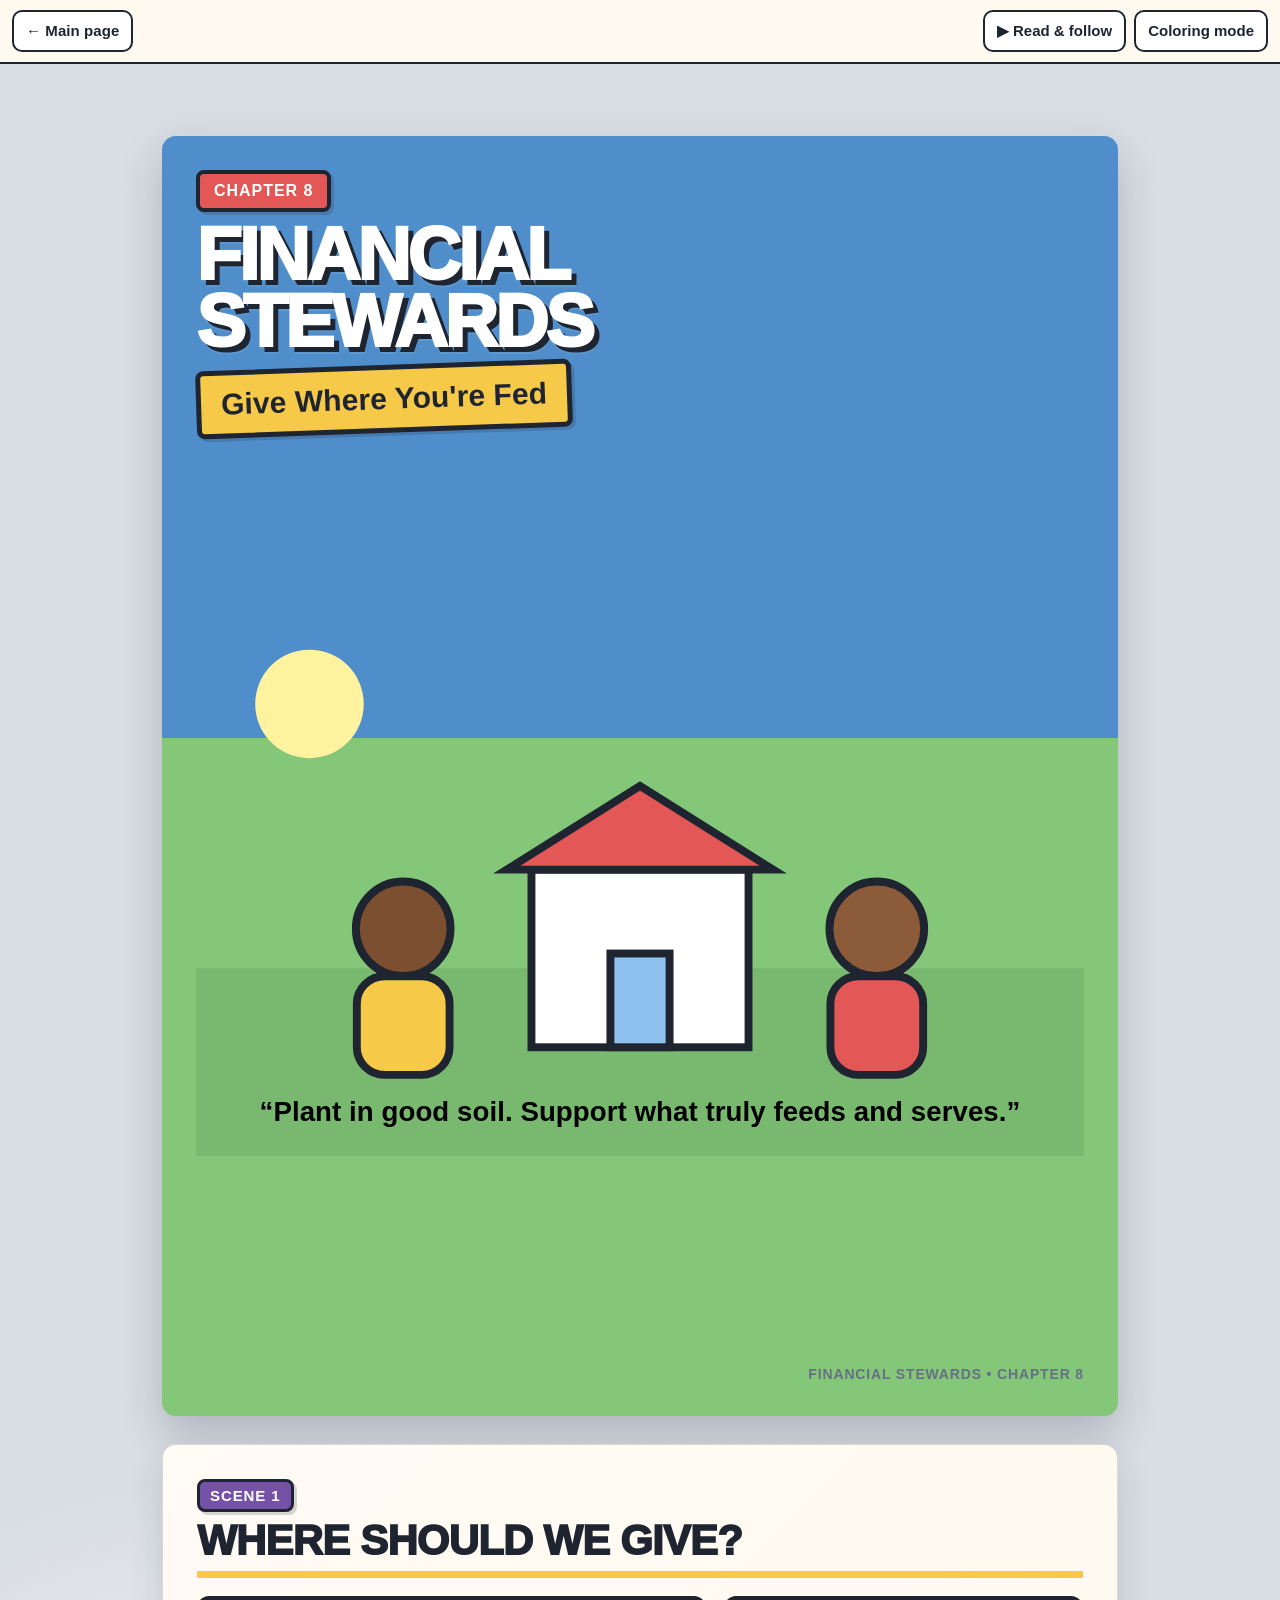
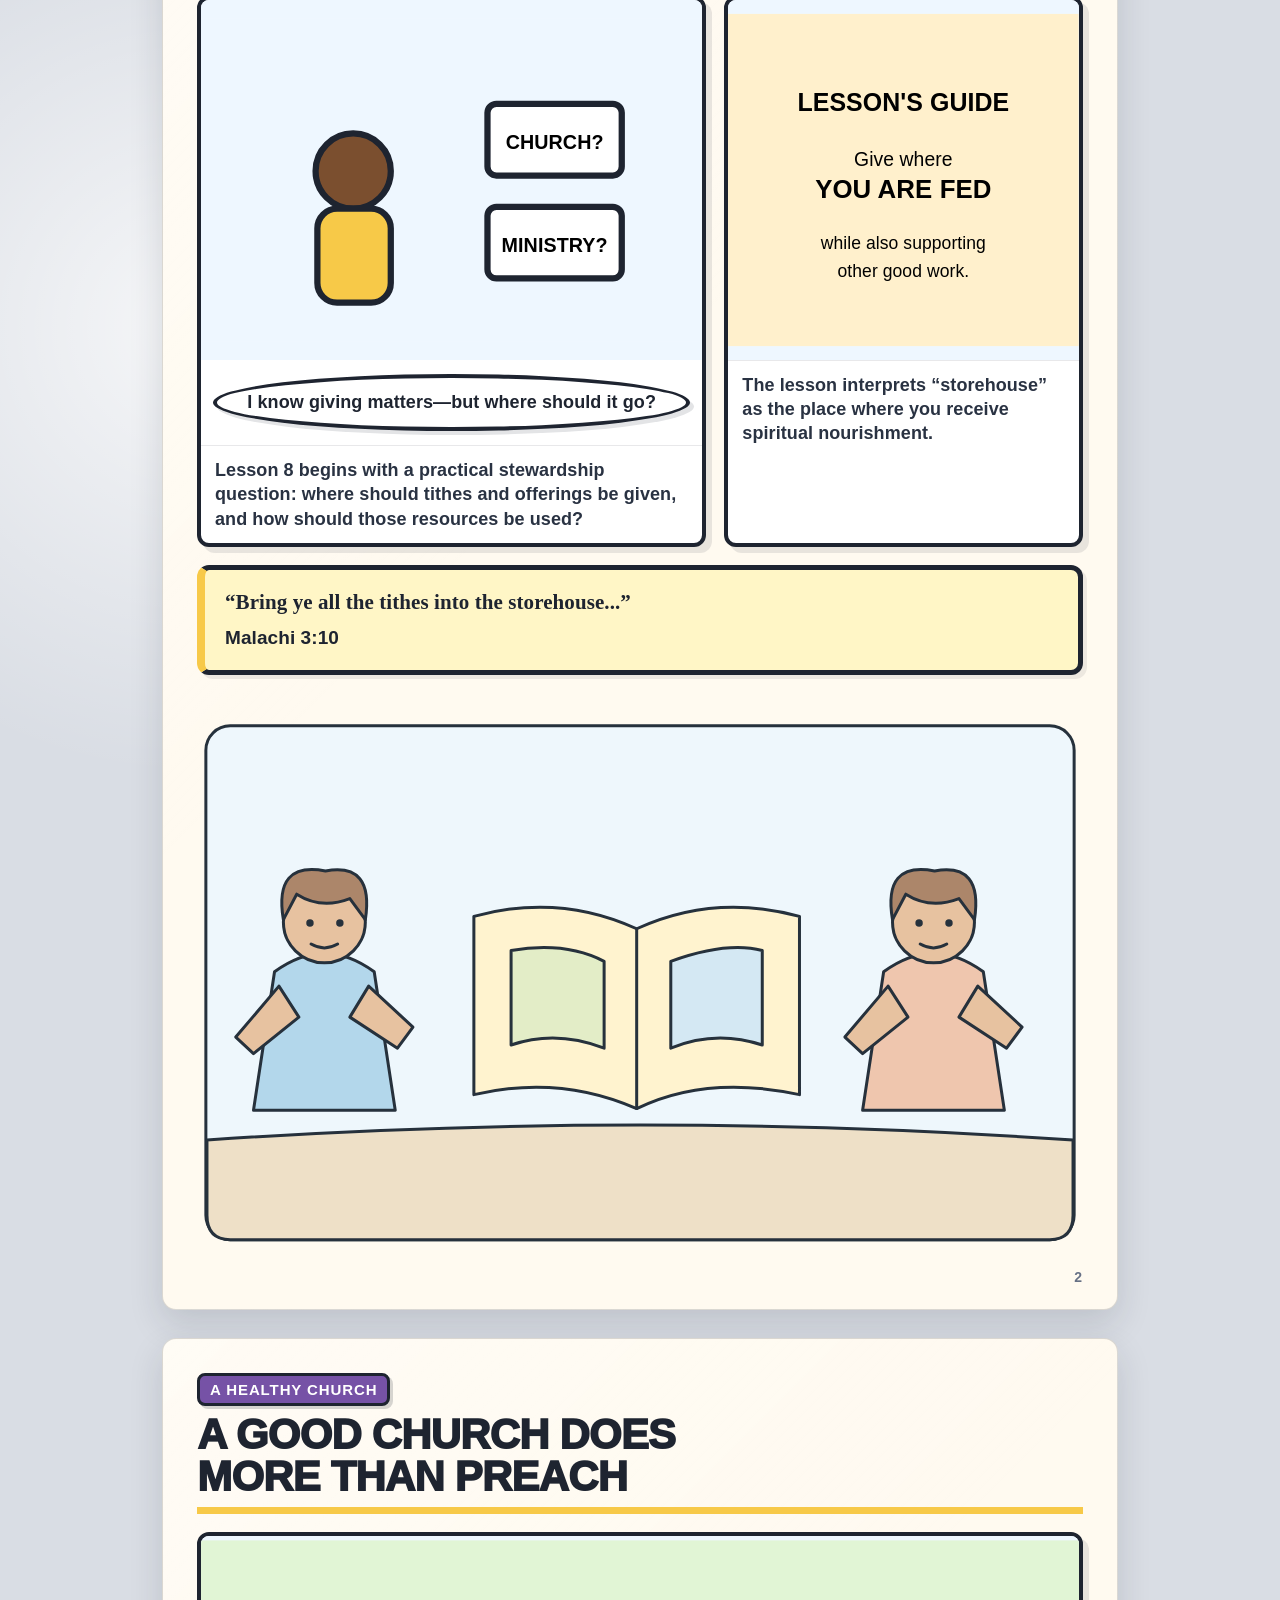
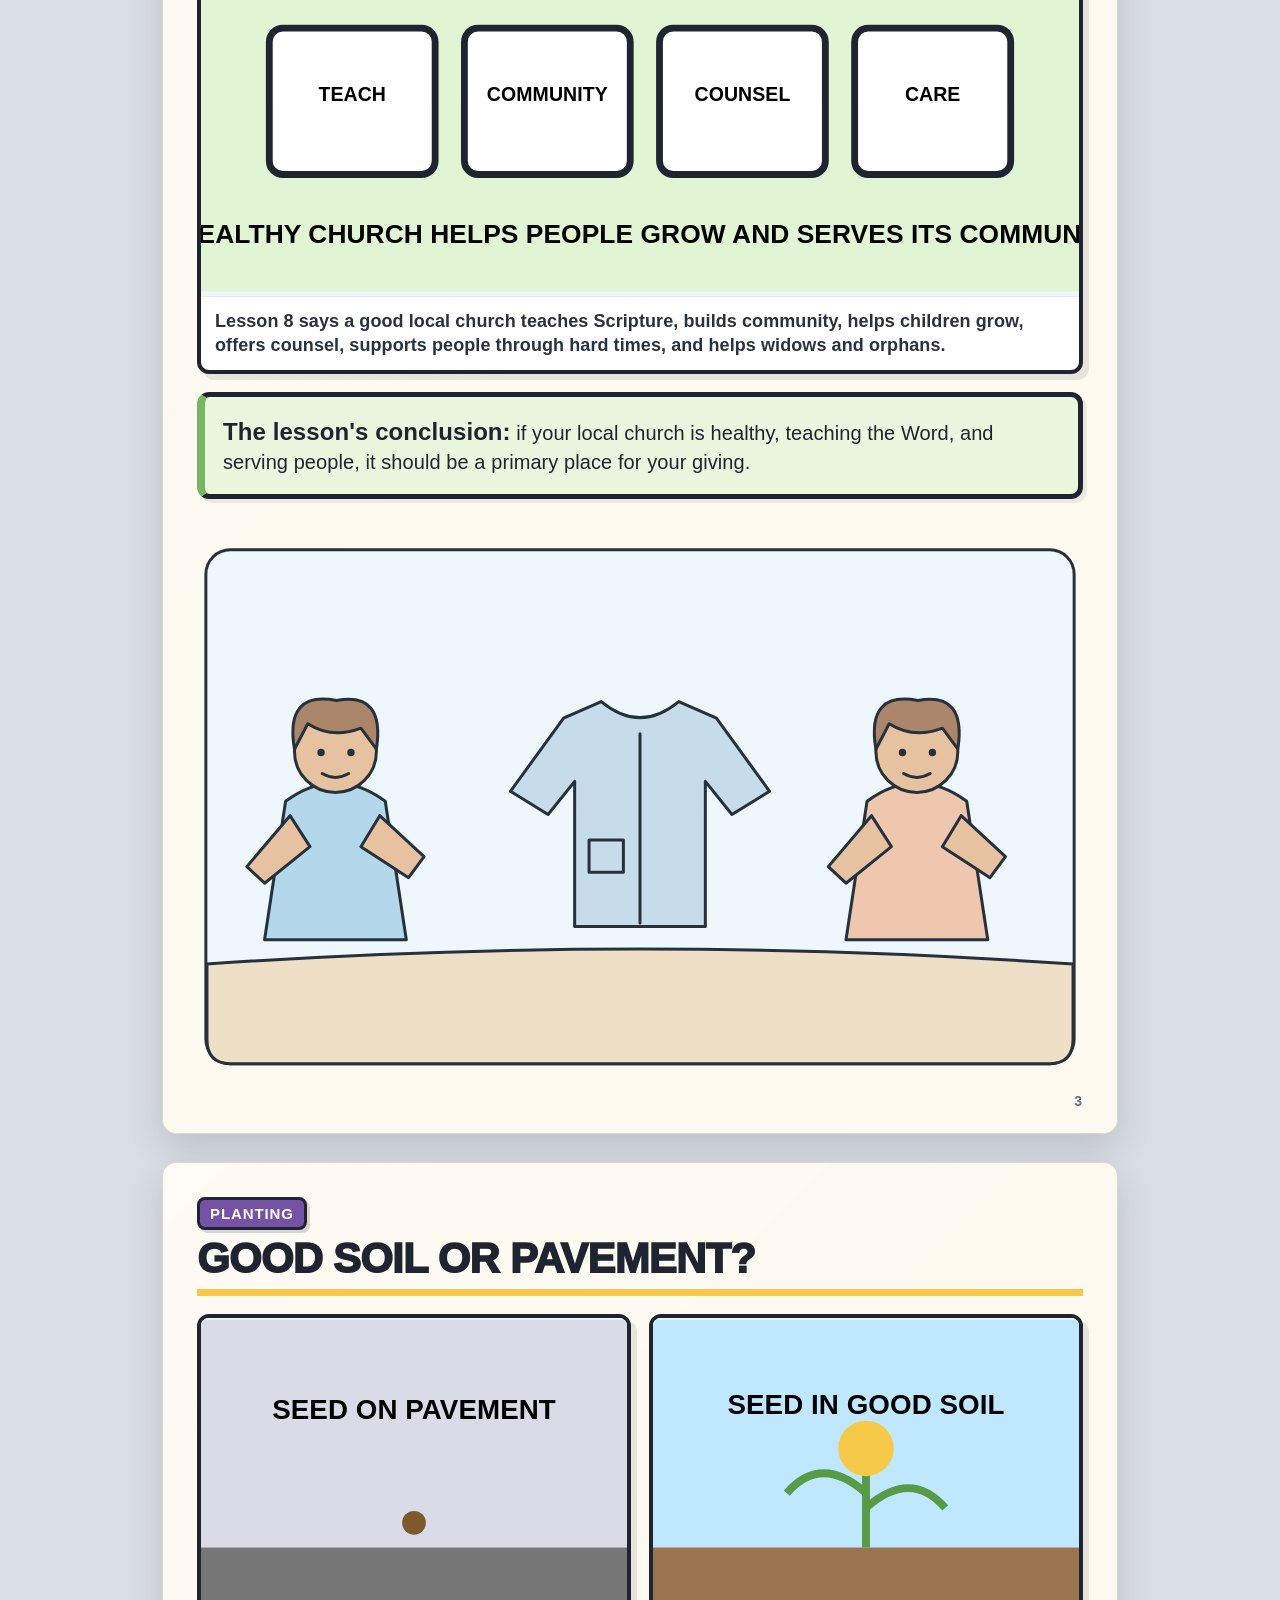
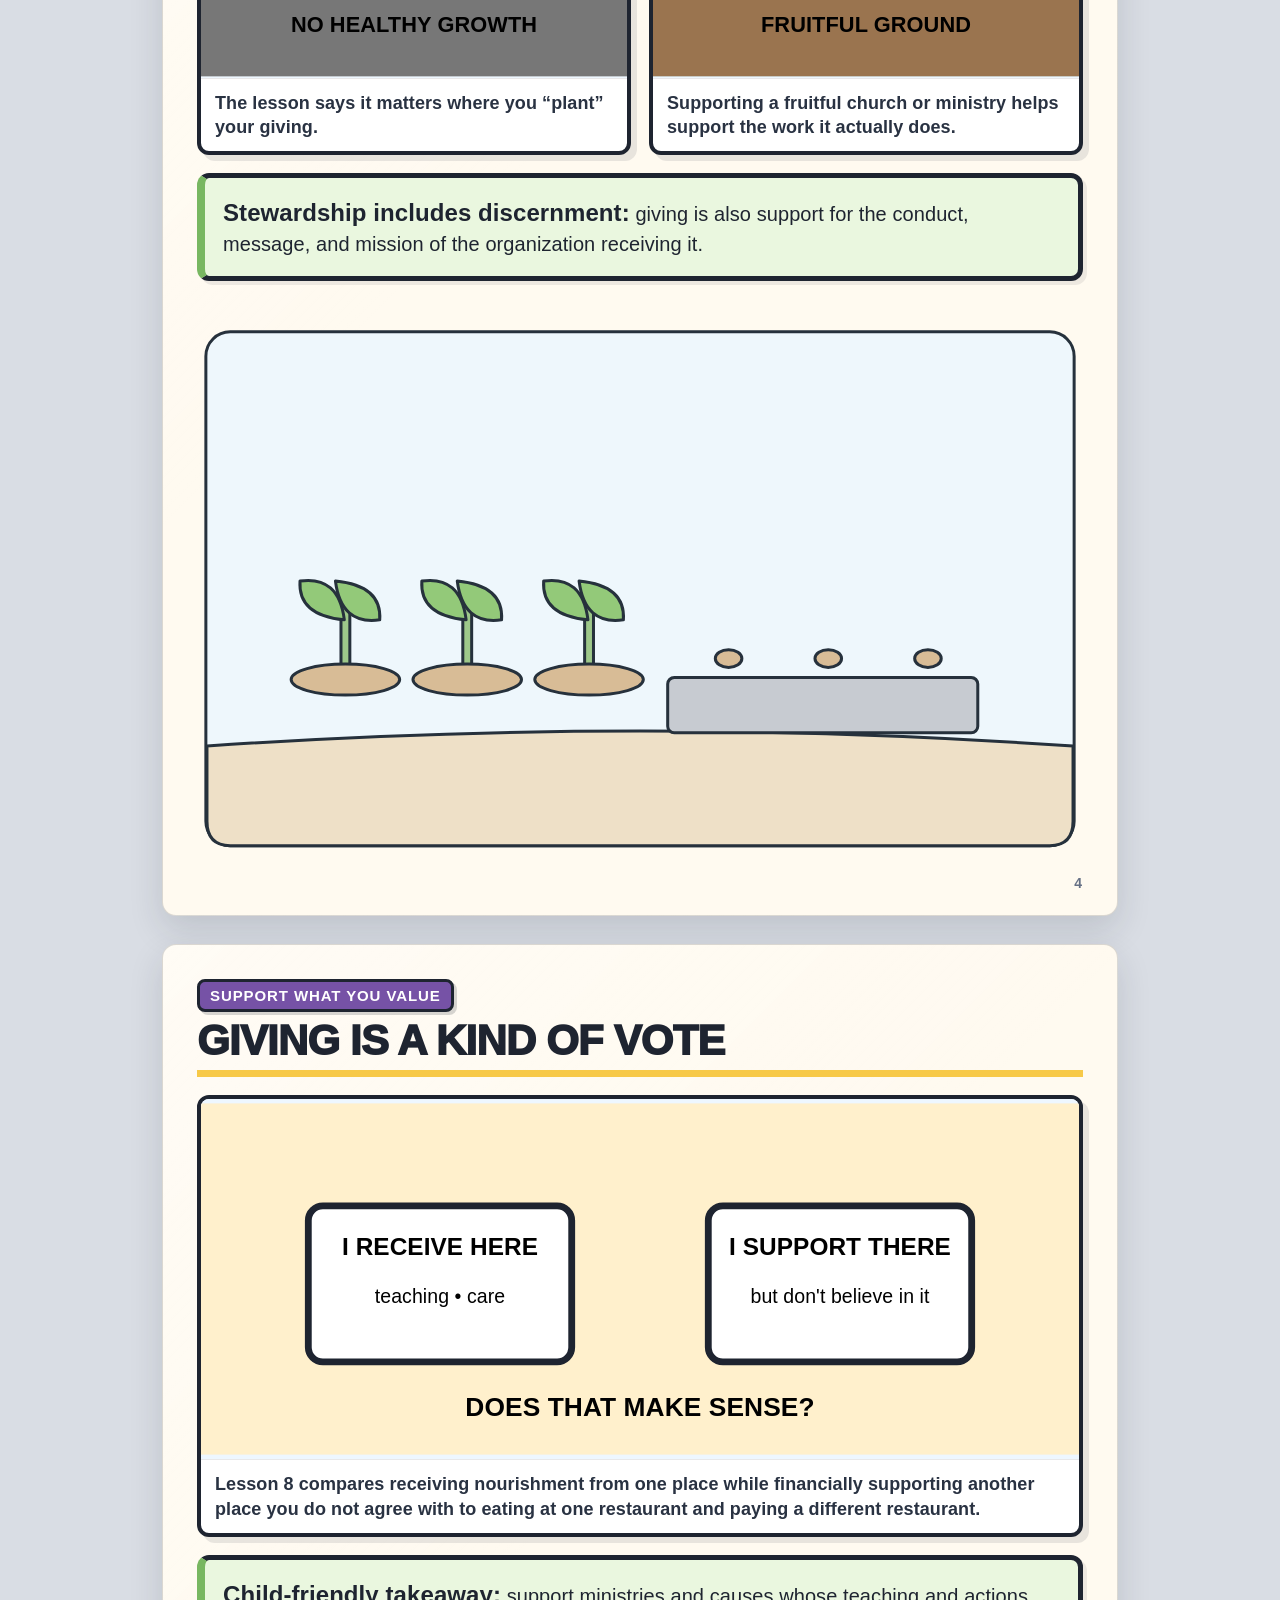
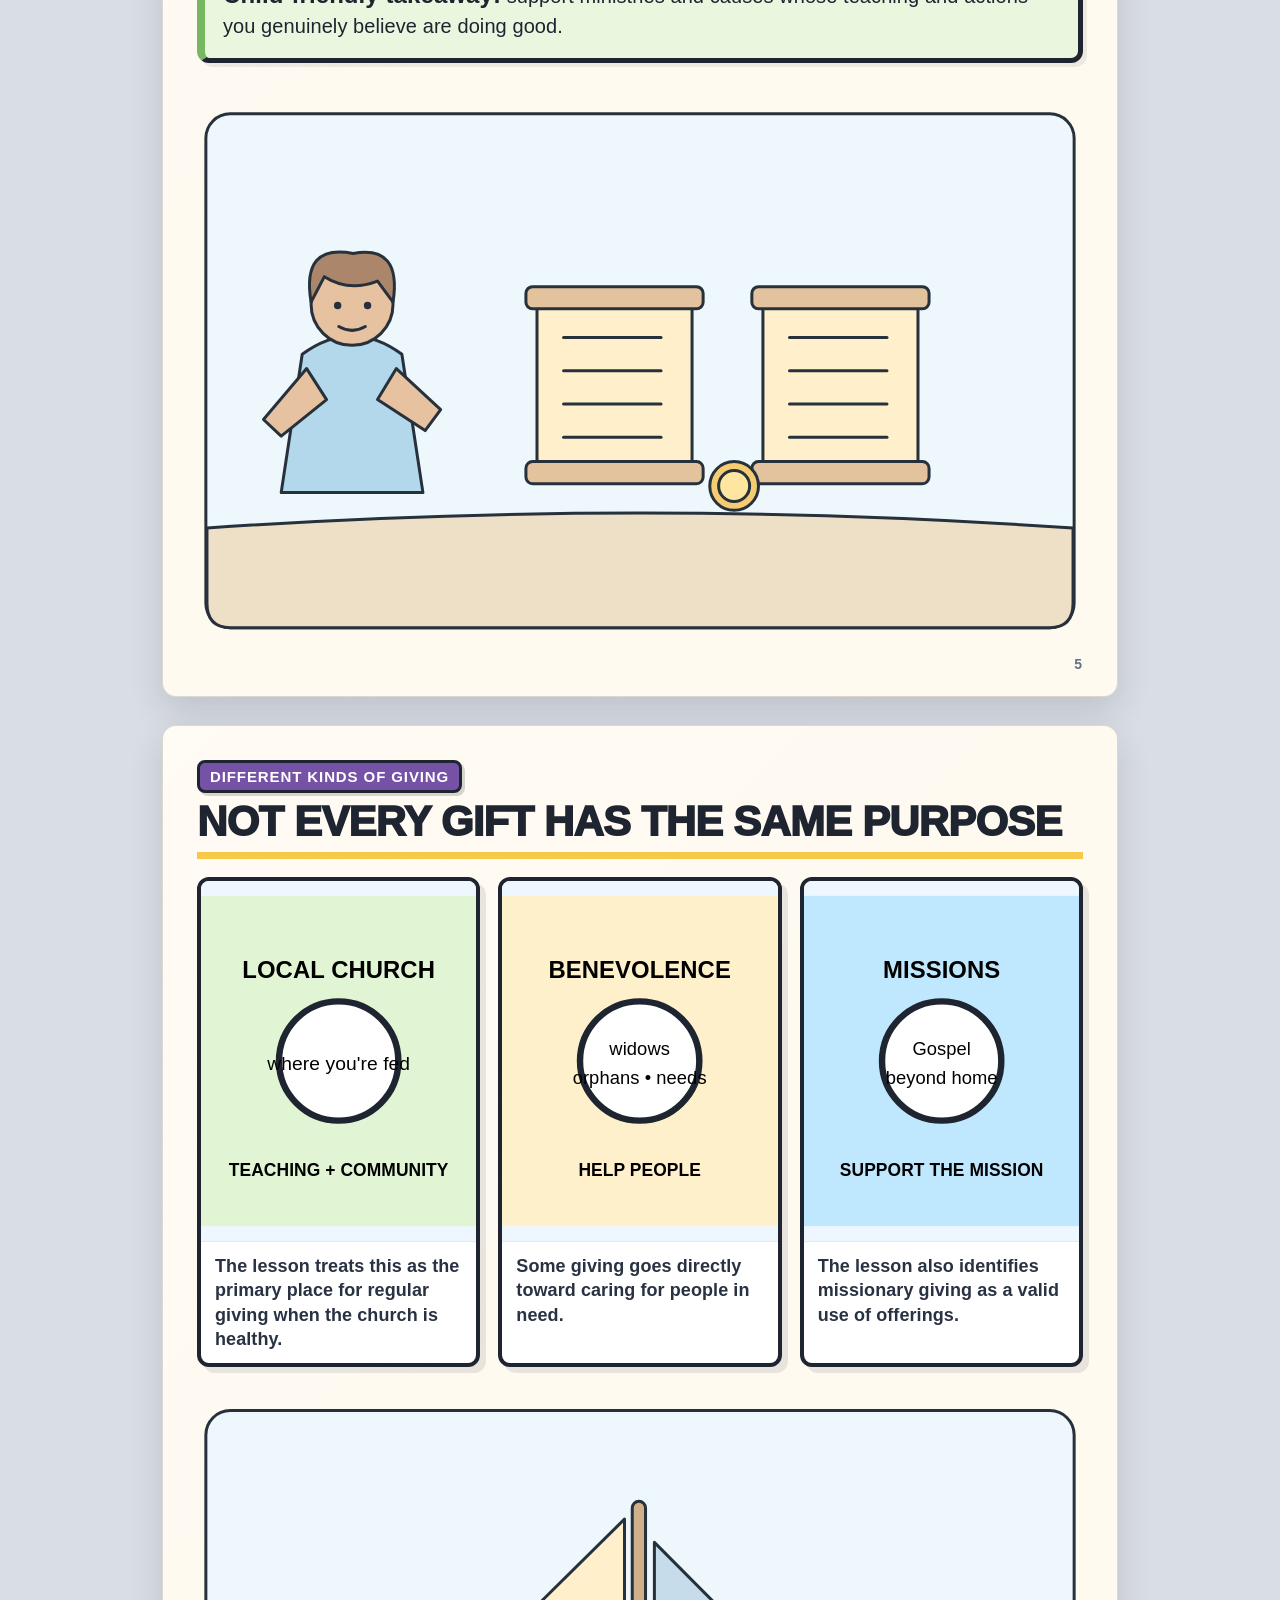
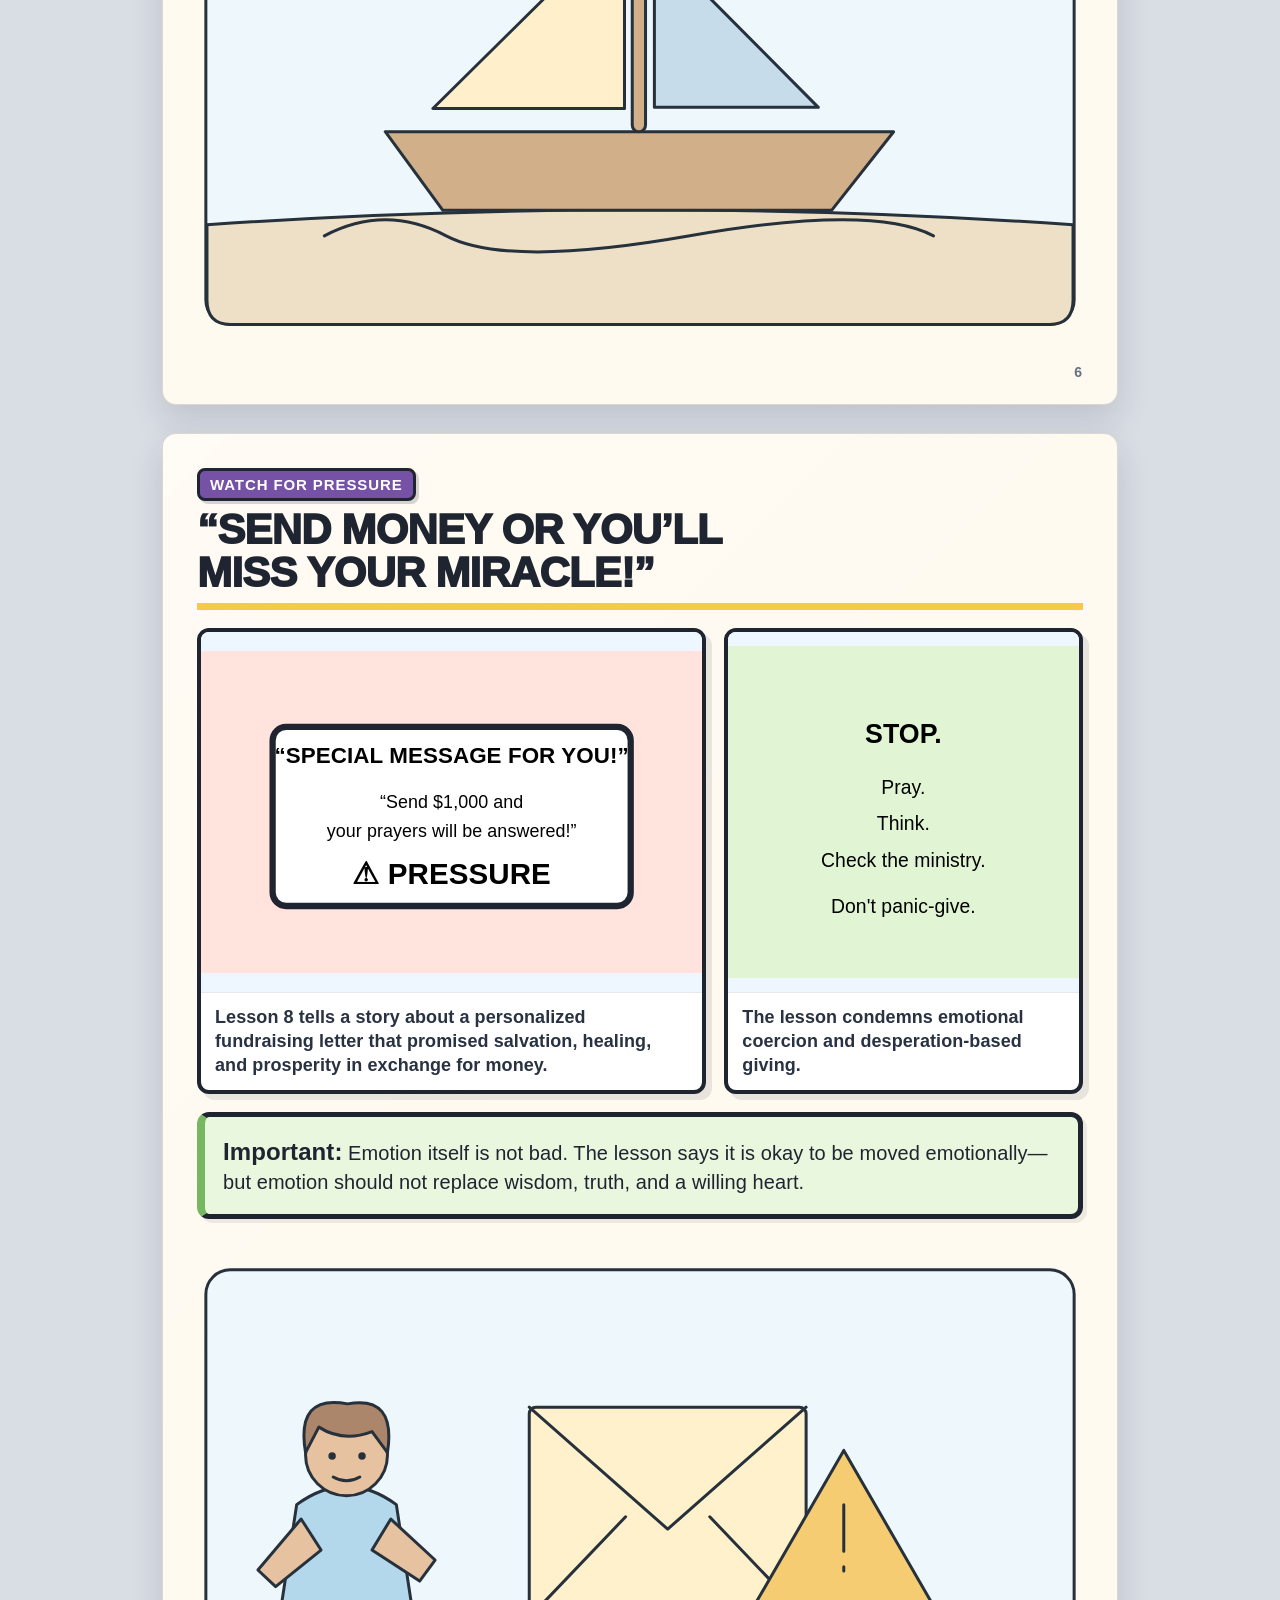
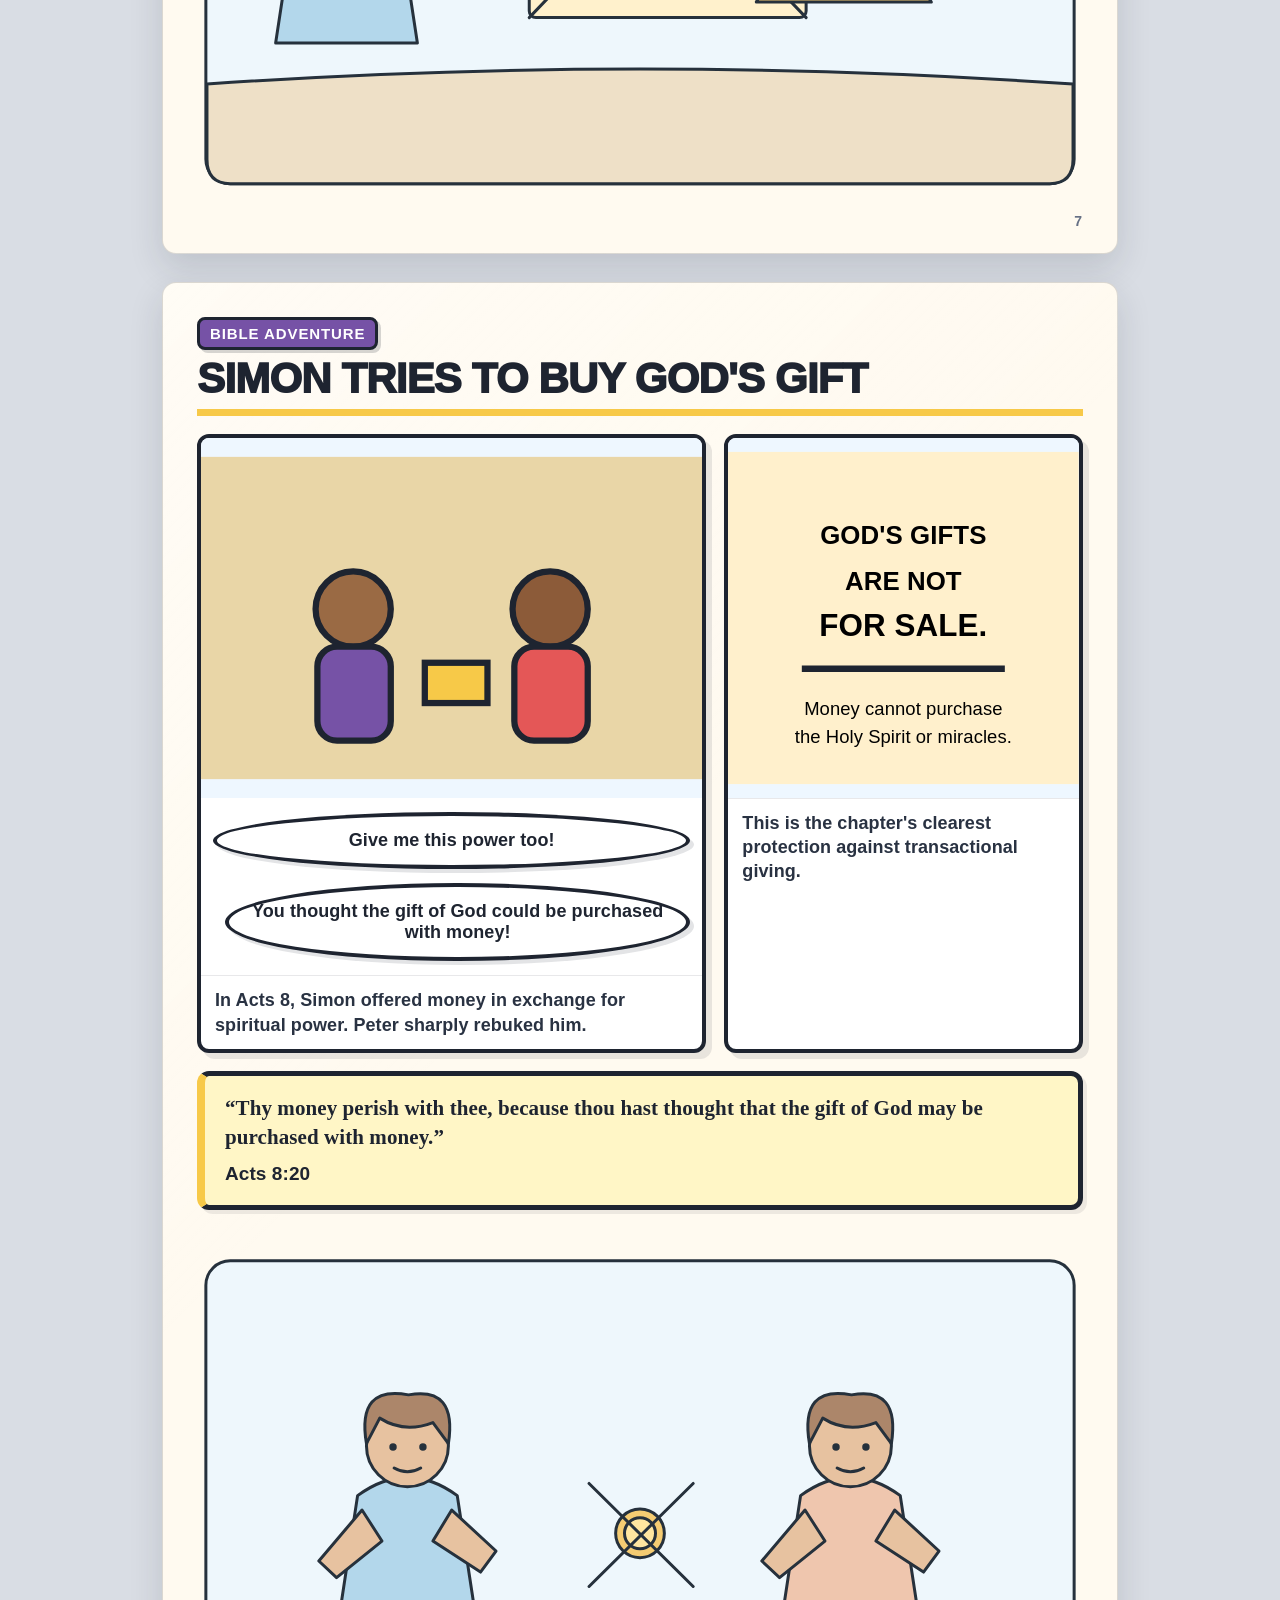
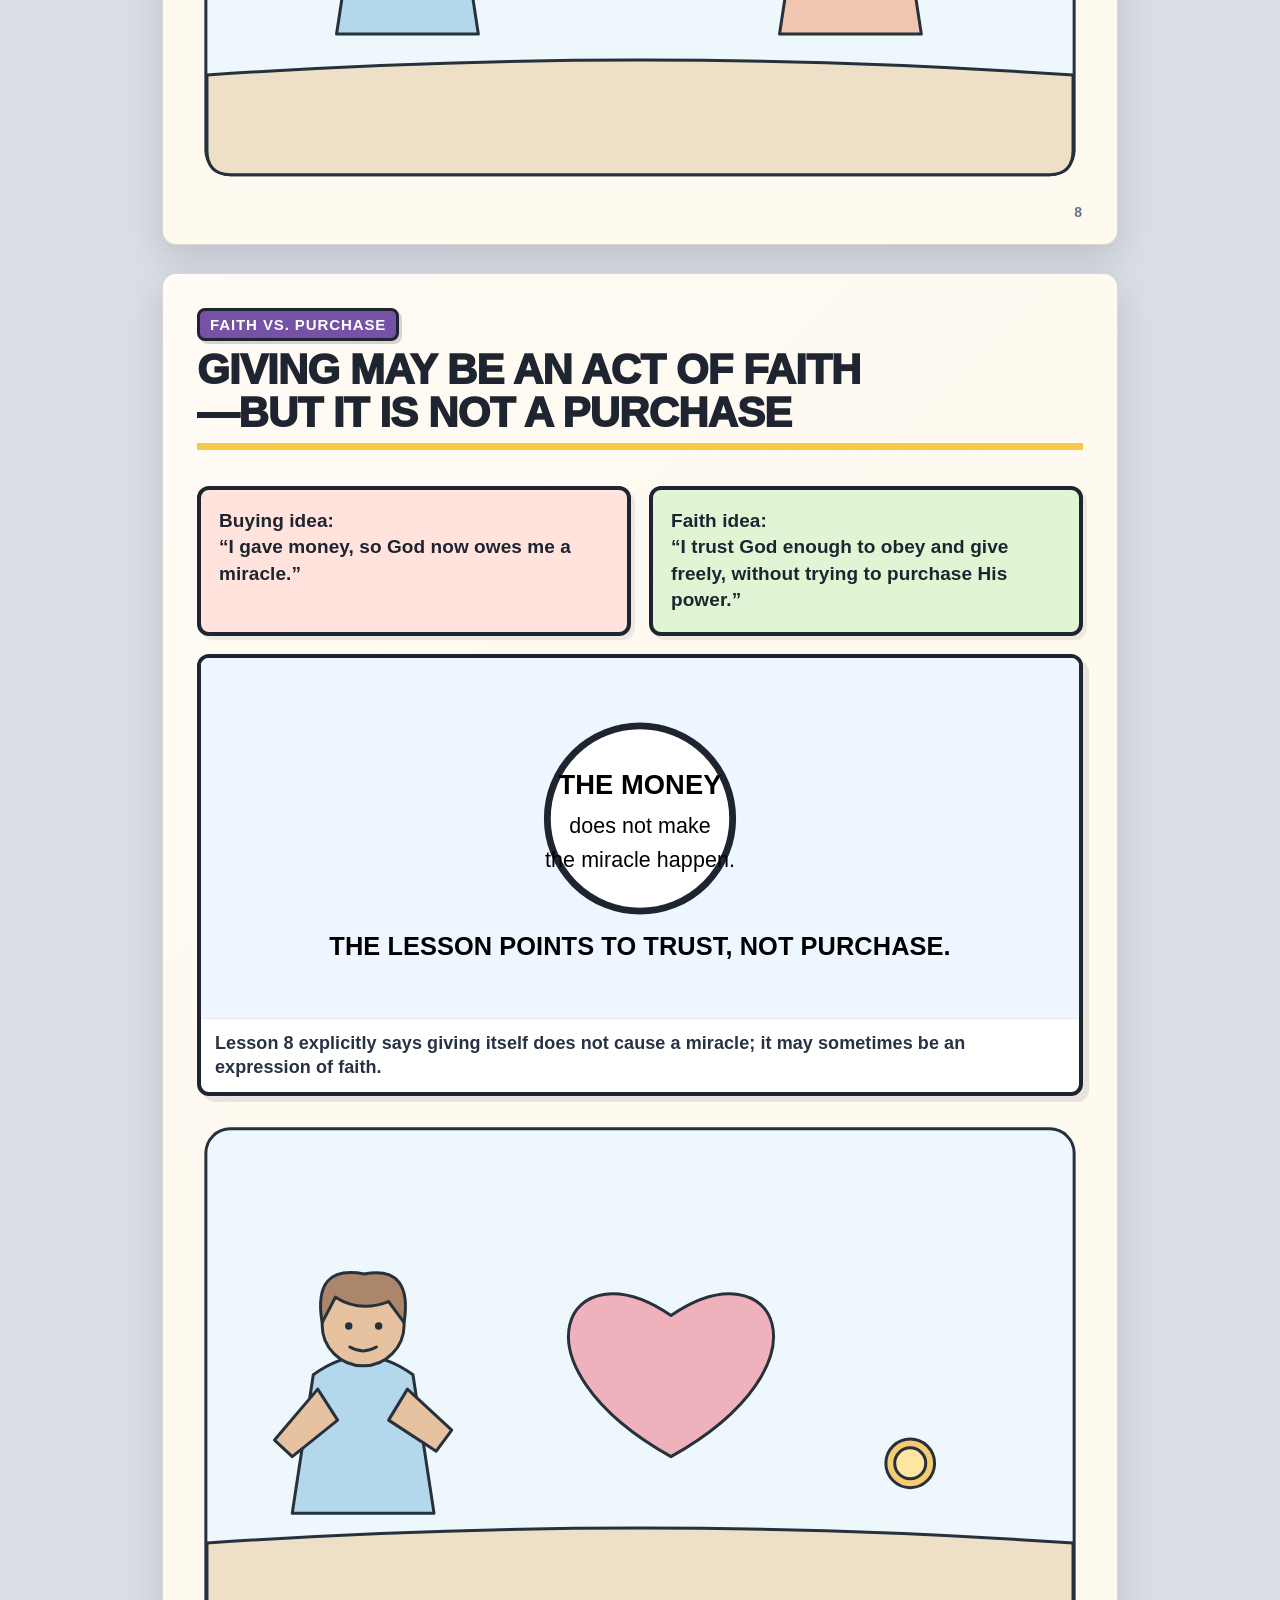
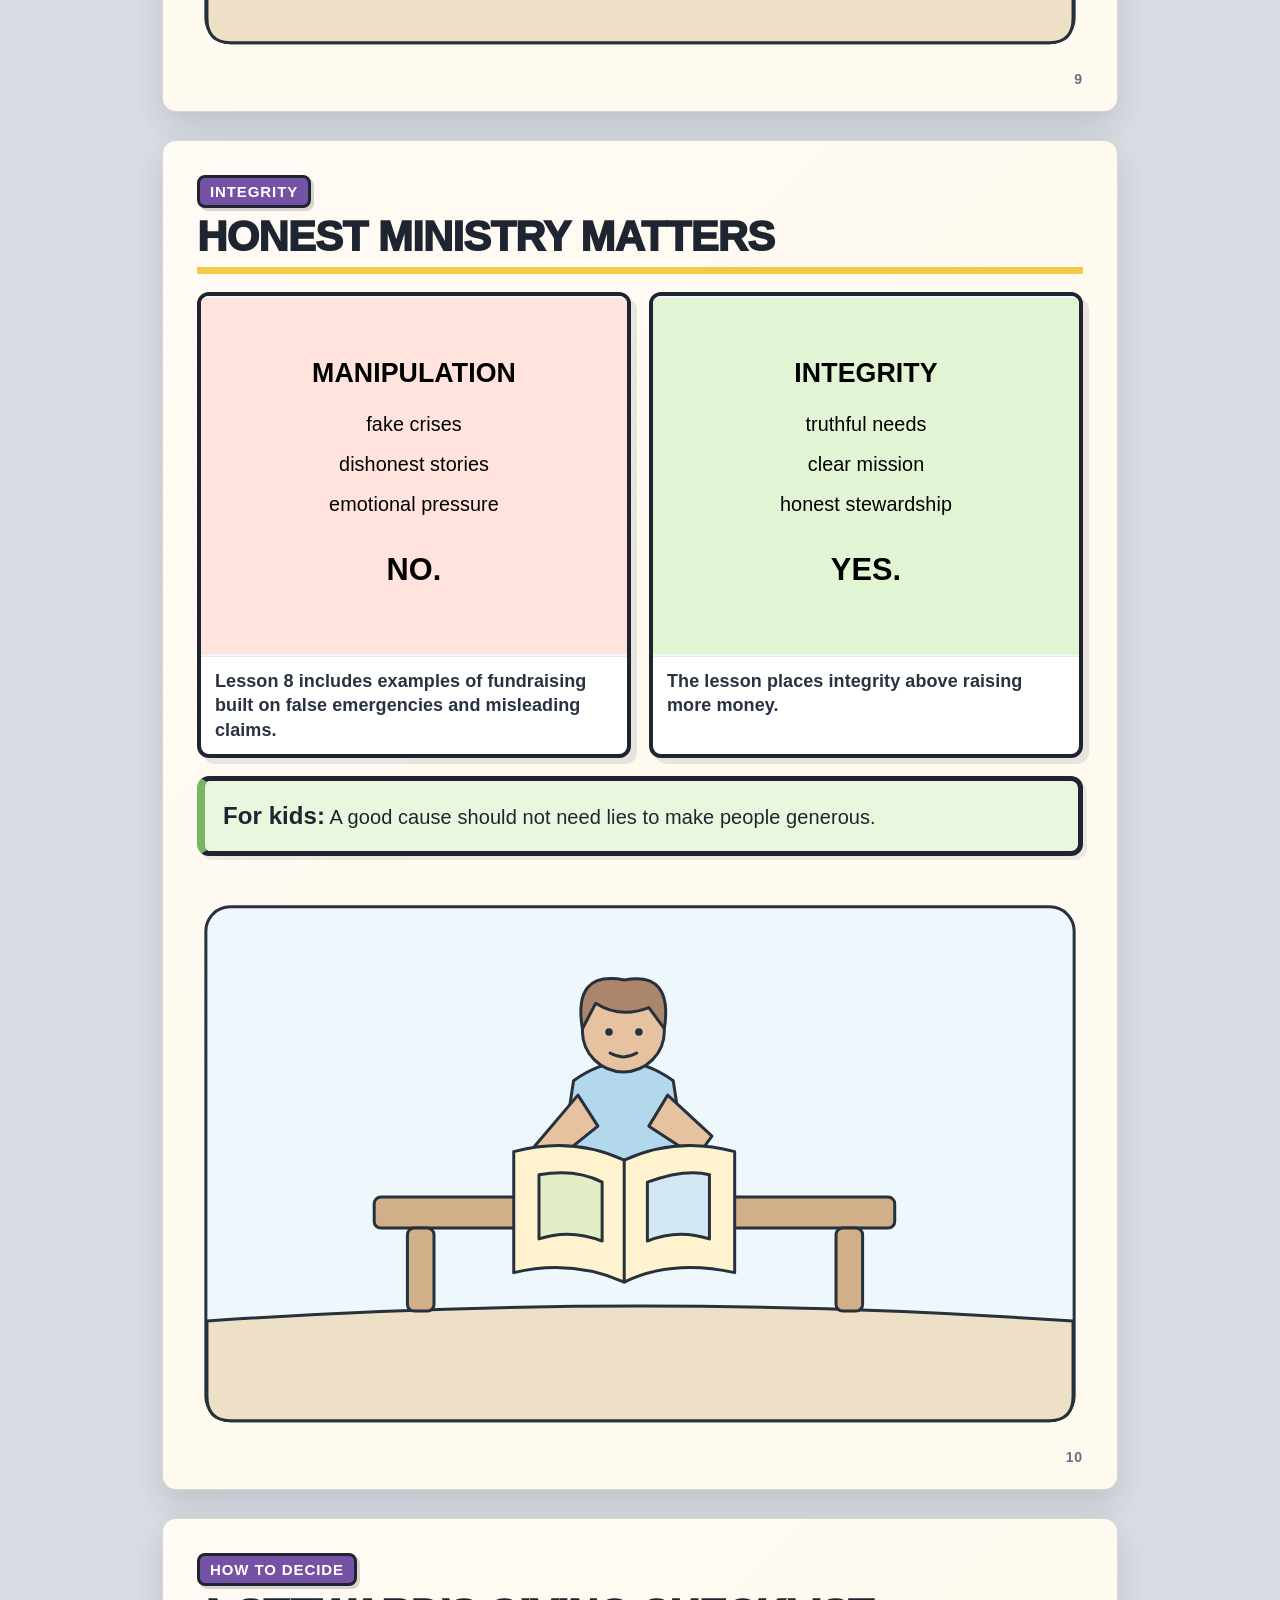
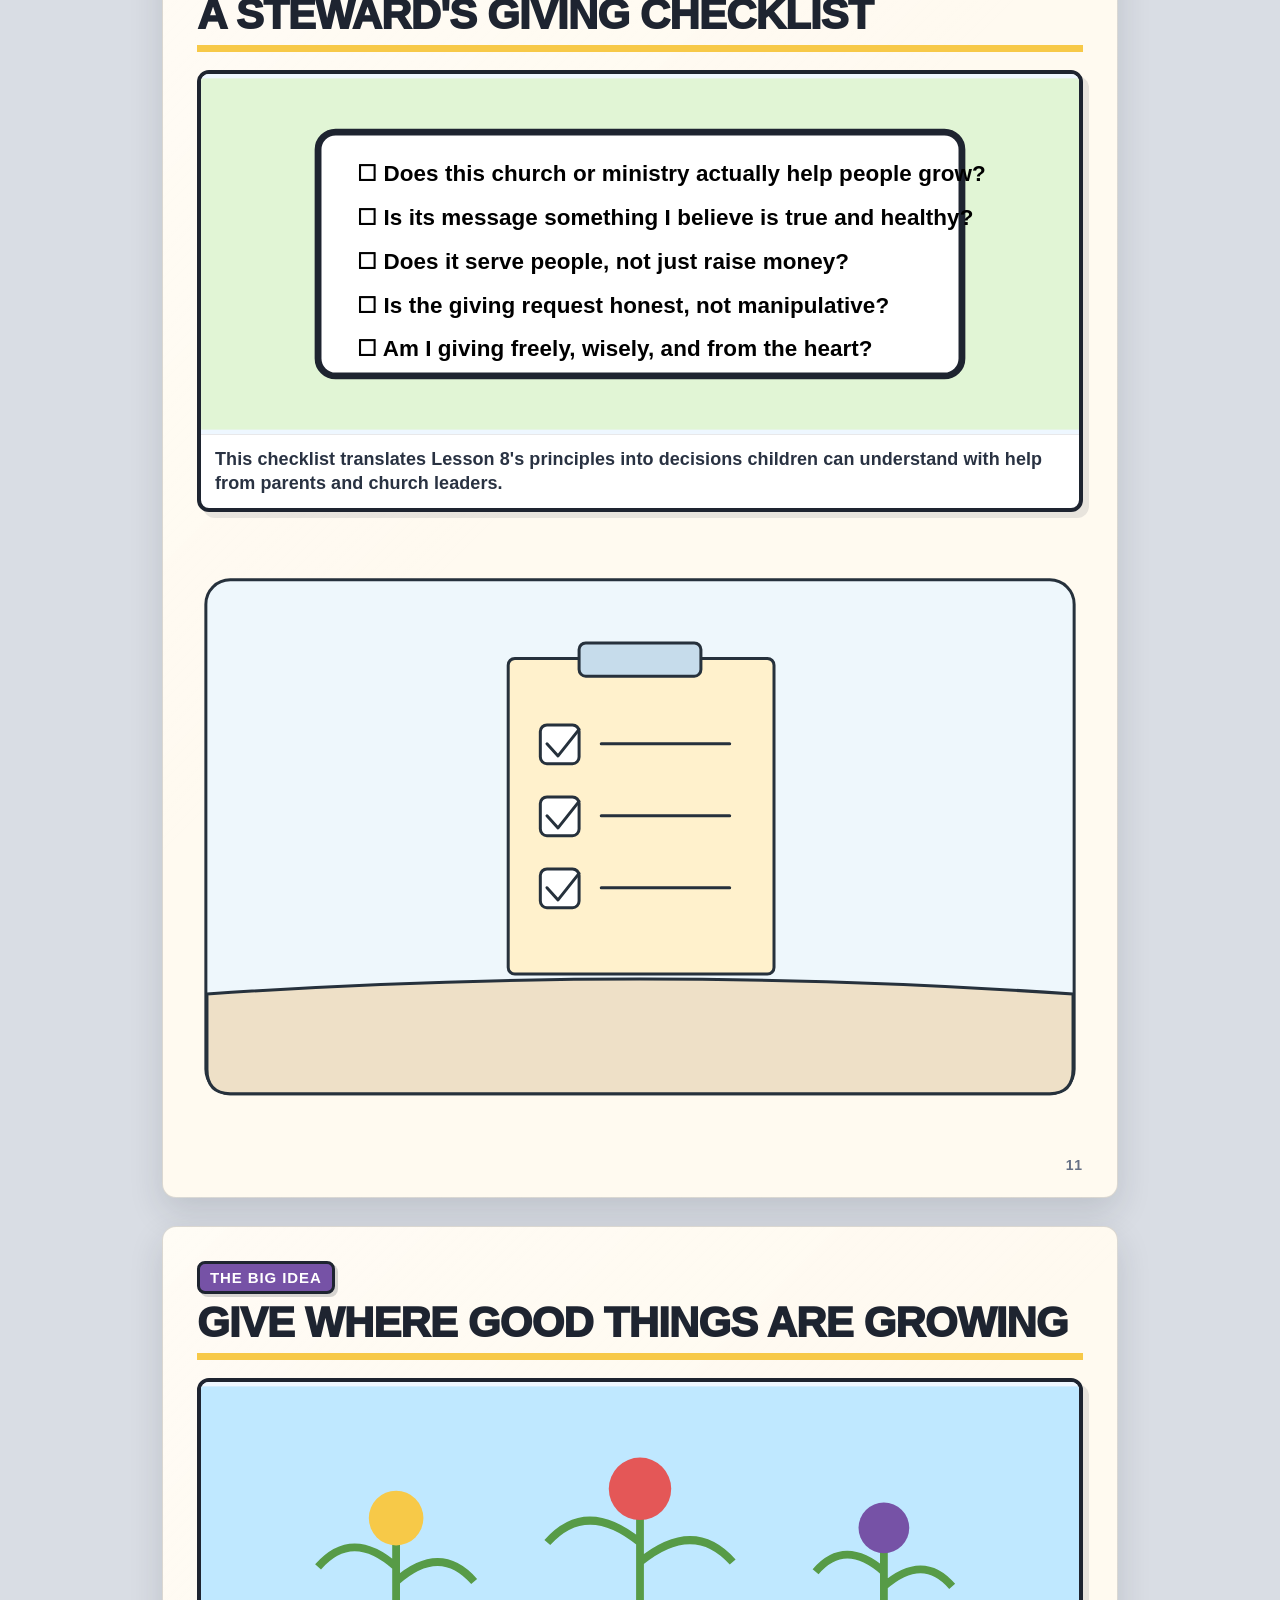
<file: financial_stewards_chapter_8.html>
<!DOCTYPE html>
<html lang="en">
<head>
<meta charset="UTF-8"><meta name="viewport" content="width=device-width,initial-scale=1.0">
<title>Financial Stewards — Chapter 8: Give Where You're Fed</title>
<script src="financial-stewards-mode.js" defer></script>
<script src="financial-stewards-interactive.js" defer></script>
<style>
@import url("financial-stewards-refinement.css");
:root{--ink:#1e2430;--cream:#fffaf0;--gold:#f7c948;--sky:#bfe8ff;--green:#bfe3a5;--blue:#3066be;--red:#e45757;--purple:#7652a6}
*{box-sizing:border-box}body{margin:0;background:#d9dde4;color:var(--ink);font-family:"Trebuchet MS",Arial,sans-serif}
.book{max-width:980px;margin:auto;padding:24px}.page{min-height:1280px;background:var(--cream);margin:0 auto 28px;padding:34px;position:relative;box-shadow:0 8px 30px #0003;overflow:hidden;page-break-after:always}
.cover{background:linear-gradient(#4f8ecb 0 47%,#85c779 47% 100%);display:flex;flex-direction:column;justify-content:space-between}
.title{font-size:74px;line-height:.9;font-weight:1000;letter-spacing:-3px;text-transform:uppercase;color:#fff;text-shadow:5px 5px 0 var(--ink);margin:10px 0}.subtitle{display:inline-block;background:var(--gold);border:5px solid var(--ink);padding:12px 20px;font-size:30px;font-weight:900;transform:rotate(-2deg)}.chapter-label{display:inline-block;background:var(--red);color:#fff;border:4px solid var(--ink);padding:8px 14px;font-weight:900}
.panel-grid{display:grid;grid-template-columns:repeat(12,1fr);gap:14px}.panel{background:#fff;border:5px solid var(--ink);position:relative;overflow:hidden;min-height:260px;box-shadow:5px 5px 0 #1e24301f}.p12{grid-column:span 12}.p7{grid-column:span 7}.p6{grid-column:span 6}.p5{grid-column:span 5}.p4{grid-column:span 4}.art{height:230px;width:100%;display:block}.tall .art{height:360px}.narration{padding:12px 14px;font-size:18px;line-height:1.35;font-weight:700}.bubble{position:absolute;background:#fff;border:4px solid var(--ink);border-radius:50%;padding:14px 18px;font-weight:900;font-size:18px;line-height:1.18;z-index:5;text-align:center}.bubble:after{content:"";position:absolute;width:22px;height:22px;background:#fff;border-right:4px solid var(--ink);border-bottom:4px solid var(--ink);transform:rotate(45deg);bottom:-12px;left:36%}.bubble.right:after{left:auto;right:28%}.verse{background:#fff6c6;border:5px solid var(--ink);padding:18px 20px;font-family:Georgia,serif;font-size:21px;line-height:1.4;font-weight:700;margin:18px 0}.verse strong{display:block;font-family:"Trebuchet MS",Arial,sans-serif;font-size:19px;margin-top:8px}.lesson{background:#eaf7df;border:5px solid var(--ink);padding:18px;margin:18px 0;font-size:20px;line-height:1.4}.lesson b{font-size:24px}.page-title{font-size:42px;font-weight:1000;text-transform:uppercase;margin:0 0 18px;border-bottom:7px solid var(--gold);padding-bottom:8px}.badge{display:inline-block;background:var(--purple);color:#fff;border:3px solid var(--ink);padding:5px 10px;font-size:15px;font-weight:900;text-transform:uppercase;margin-bottom:8px}.challenge{background:#efe6ff;border:5px solid var(--ink);padding:22px;margin-top:18px}.challenge h2{margin:0 0 10px;font-size:30px}.q{background:#fff;border:3px dashed var(--ink);padding:12px;margin:10px 0;font-size:18px;font-weight:700}.footer{position:absolute;bottom:12px;right:24px;font-weight:900;font-size:14px}.center{text-align:center}.keyline{font-size:30px;font-weight:1000;text-align:center}.sticker{background:var(--red);color:#fff;border:5px solid var(--ink);border-radius:50%;width:180px;height:180px;display:flex;align-items:center;justify-content:center;text-align:center;font-weight:1000;font-size:22px;transform:rotate(7deg);margin:auto}.compare{display:flex;gap:18px;margin:18px 0}.compare>div{flex:1;border:5px solid var(--ink);padding:18px;font-size:19px;font-weight:800;line-height:1.4}.warn{background:#ffe3dc}.good{background:#e1f5d5}
@media print{body{background:#fff}.book{padding:0}.page{box-shadow:none;margin:0;min-height:100vh}}
</style></head><body><div class="book">
<section class="page cover"><div><div class="chapter-label">CHAPTER 8</div><div class="title">Financial<br>Stewards</div><div class="subtitle">Give Where You're Fed</div></div><svg viewBox="0 0 900 540" width="100%"><rect y="350" width="900" height="190" fill="#79b86f"/><circle cx="115" cy="82" r="55" fill="#fff3a0"/><g stroke="#1e2430" stroke-width="8"><rect x="340" y="250" width="220" height="180" fill="#fff"/><polygon points="315,250 450,165 585,250" fill="#e45757"/><rect x="420" y="335" width="60" height="95" fill="#8fc1ee"/><circle cx="210" cy="310" r="48" fill="#7b4f2f"/><rect x="163" y="358" width="94" height="100" rx="28" fill="#f7c948"/><circle cx="690" cy="310" r="48" fill="#8c5b39"/><rect x="643" y="358" width="94" height="100" rx="28" fill="#e45757"/></g><text x="450" y="505" text-anchor="middle" font-size="28" font-weight="900">“Plant in good soil. Support what truly feeds and serves.”</text></svg><div class="footer">FINANCIAL STEWARDS • CHAPTER 8</div></section>
<section class="page"><div class="badge">Scene 1</div><h1 class="page-title">Where Should We Give?</h1><div class="panel-grid"><div class="panel p7 tall"><svg class="art" viewBox="0 0 560 360"><rect width="560" height="360" fill="#eef7ff"/><circle cx="170" cy="170" r="42" fill="#7b4f2f" stroke="#1e2430" stroke-width="7"/><rect x="130" y="212" width="82" height="105" rx="22" fill="#f7c948" stroke="#1e2430" stroke-width="7"/><rect x="320" y="95" width="150" height="80" rx="10" fill="#fff" stroke="#1e2430" stroke-width="7"/><rect x="320" y="210" width="150" height="80" rx="10" fill="#fff" stroke="#1e2430" stroke-width="7"/><text x="395" y="145" text-anchor="middle" font-size="22" font-weight="900">CHURCH?</text><text x="395" y="260" text-anchor="middle" font-size="22" font-weight="900">MINISTRY?</text></svg><div class="bubble" style="top:50px;left:18px;width:235px;">I know giving matters—but where should it go?</div><div class="narration">Lesson 8 begins with a practical stewardship question: where should tithes and offerings be given, and how should those resources be used?</div></div><div class="panel p5 tall"><svg class="art" viewBox="0 0 380 360"><rect width="380" height="360" fill="#fff0cc"/><text x="190" y="105" text-anchor="middle" font-size="27" font-weight="900">LESSON'S GUIDE</text><text x="190" y="165" text-anchor="middle" font-size="21">Give where</text><text x="190" y="200" text-anchor="middle" font-size="28" font-weight="900">YOU ARE FED</text><text x="190" y="255" text-anchor="middle" font-size="19">while also supporting</text><text x="190" y="285" text-anchor="middle" font-size="19">other good work.</text></svg><div class="narration">The lesson interprets “storehouse” as the place where you receive spiritual nourishment.</div></div></div><div class="verse">“Bring ye all the tithes into the storehouse...” <strong>Malachi 3:10</strong></div><div class="footer">2</div></section>
<section class="page"><div class="badge">A Healthy Church</div><h1 class="page-title">A Good Church Does More Than Preach</h1><div class="panel-grid"><div class="panel p12 tall"><svg class="art" viewBox="0 0 900 360"><rect width="900" height="360" fill="#e1f5d5"/><rect x="70" y="90" width="170" height="150" rx="14" fill="#fff" stroke="#1e2430" stroke-width="7"/><rect x="270" y="90" width="170" height="150" rx="14" fill="#fff" stroke="#1e2430" stroke-width="7"/><rect x="470" y="90" width="170" height="150" rx="14" fill="#fff" stroke="#1e2430" stroke-width="7"/><rect x="670" y="90" width="160" height="150" rx="14" fill="#fff" stroke="#1e2430" stroke-width="7"/><text x="155" y="165" text-anchor="middle" font-size="20" font-weight="900">TEACH</text><text x="355" y="165" text-anchor="middle" font-size="20" font-weight="900">COMMUNITY</text><text x="555" y="165" text-anchor="middle" font-size="20" font-weight="900">COUNSEL</text><text x="750" y="165" text-anchor="middle" font-size="20" font-weight="900">CARE</text><text x="450" y="310" text-anchor="middle" font-size="27" font-weight="900">A HEALTHY CHURCH HELPS PEOPLE GROW AND SERVES ITS COMMUNITY.</text></svg><div class="narration">Lesson 8 says a good local church teaches Scripture, builds community, helps children grow, offers counsel, supports people through hard times, and helps widows and orphans.</div></div></div><div class="lesson"><b>The lesson's conclusion:</b> if your local church is healthy, teaching the Word, and serving people, it should be a primary place for your giving.</div><div class="footer">3</div></section>
<section class="page"><div class="badge">Planting</div><h1 class="page-title">Good Soil or Pavement?</h1><div class="panel-grid"><div class="panel p6 tall"><svg class="art" viewBox="0 0 430 360"><rect width="430" height="360" fill="#d9dce6"/><rect y="230" width="430" height="130" fill="#777"/><circle cx="215" cy="205" r="12" fill="#7d5a2e"/><text x="215" y="100" text-anchor="middle" font-size="28" font-weight="900">SEED ON PAVEMENT</text><text x="215" y="315" text-anchor="middle" font-size="22" font-weight="900">NO HEALTHY GROWTH</text></svg><div class="narration">The lesson says it matters where you “plant” your giving.</div></div><div class="panel p6 tall"><svg class="art" viewBox="0 0 430 360"><rect width="430" height="360" fill="#bfe8ff"/><rect y="230" width="430" height="130" fill="#9a744f"/><path d="M215 230v-85M215 175q-45-40-80 0M215 190q45-40 80 0" stroke="#579b47" stroke-width="8" fill="none"/><circle cx="215" cy="130" r="28" fill="#f7c948"/><text x="215" y="95" text-anchor="middle" font-size="28" font-weight="900">SEED IN GOOD SOIL</text><text x="215" y="315" text-anchor="middle" font-size="22" font-weight="900">FRUITFUL GROUND</text></svg><div class="narration">Supporting a fruitful church or ministry helps support the work it actually does.</div></div></div><div class="lesson"><b>Stewardship includes discernment:</b> giving is also support for the conduct, message, and mission of the organization receiving it.</div><div class="footer">4</div></section>
<section class="page"><div class="badge">Support What You Value</div><h1 class="page-title">Giving Is a Kind of Vote</h1><div class="panel-grid"><div class="panel p12 tall"><svg class="art" viewBox="0 0 900 360"><rect width="900" height="360" fill="#fff0cc"/><rect x="110" y="105" width="270" height="160" rx="15" fill="#fff" stroke="#1e2430" stroke-width="7"/><rect x="520" y="105" width="270" height="160" rx="15" fill="#fff" stroke="#1e2430" stroke-width="7"/><text x="245" y="155" text-anchor="middle" font-size="25" font-weight="900">I RECEIVE HERE</text><text x="245" y="205" text-anchor="middle" font-size="20">teaching • care</text><text x="655" y="155" text-anchor="middle" font-size="25" font-weight="900">I SUPPORT THERE</text><text x="655" y="205" text-anchor="middle" font-size="20">but don't believe in it</text><text x="450" y="320" text-anchor="middle" font-size="27" font-weight="900">DOES THAT MAKE SENSE?</text></svg><div class="narration">Lesson 8 compares receiving nourishment from one place while financially supporting another place you do not agree with to eating at one restaurant and paying a different restaurant.</div></div></div><div class="lesson"><b>Child-friendly takeaway:</b> support ministries and causes whose teaching and actions you genuinely believe are doing good.</div><div class="footer">5</div></section>
<section class="page"><div class="badge">Different Kinds of Giving</div><h1 class="page-title">Not Every Gift Has the Same Purpose</h1><div class="panel-grid"><div class="panel p4 tall"><svg class="art" viewBox="0 0 300 360"><rect width="300" height="360" fill="#e1f5d5"/><text x="150" y="90" text-anchor="middle" font-size="26" font-weight="900">LOCAL CHURCH</text><circle cx="150" cy="180" r="65" fill="#fff" stroke="#1e2430" stroke-width="7"/><text x="150" y="190" text-anchor="middle" font-size="21">where you're fed</text><text x="150" y="305" text-anchor="middle" font-size="19" font-weight="900">TEACHING + COMMUNITY</text></svg><div class="narration">The lesson treats this as the primary place for regular giving when the church is healthy.</div></div><div class="panel p4 tall"><svg class="art" viewBox="0 0 300 360"><rect width="300" height="360" fill="#fff0cc"/><text x="150" y="90" text-anchor="middle" font-size="26" font-weight="900">BENEVOLENCE</text><circle cx="150" cy="180" r="65" fill="#fff" stroke="#1e2430" stroke-width="7"/><text x="150" y="174" text-anchor="middle" font-size="20">widows</text><text x="150" y="205" text-anchor="middle" font-size="20">orphans • needs</text><text x="150" y="305" text-anchor="middle" font-size="19" font-weight="900">HELP PEOPLE</text></svg><div class="narration">Some giving goes directly toward caring for people in need.</div></div><div class="panel p4 tall"><svg class="art" viewBox="0 0 300 360"><rect width="300" height="360" fill="#bfe8ff"/><text x="150" y="90" text-anchor="middle" font-size="26" font-weight="900">MISSIONS</text><circle cx="150" cy="180" r="65" fill="#fff" stroke="#1e2430" stroke-width="7"/><text x="150" y="174" text-anchor="middle" font-size="20">Gospel</text><text x="150" y="205" text-anchor="middle" font-size="20">beyond home</text><text x="150" y="305" text-anchor="middle" font-size="19" font-weight="900">SUPPORT THE MISSION</text></svg><div class="narration">The lesson also identifies missionary giving as a valid use of offerings.</div></div></div><div class="footer">6</div></section>
<section class="page"><div class="badge">Watch for Pressure</div><h1 class="page-title">“Send Money or You’ll Miss Your Miracle!”</h1><div class="panel-grid"><div class="panel p7 tall"><svg class="art" viewBox="0 0 560 360"><rect width="560" height="360" fill="#ffe3dc"/><rect x="80" y="85" width="400" height="200" rx="15" fill="#fff" stroke="#1e2430" stroke-width="7"/><text x="280" y="125" text-anchor="middle" font-size="25" font-weight="900">“SPECIAL MESSAGE FOR YOU!”</text><text x="280" y="175" text-anchor="middle" font-size="20">“Send $1,000 and</text><text x="280" y="208" text-anchor="middle" font-size="20">your prayers will be answered!”</text><text x="280" y="260" text-anchor="middle" font-size="33" font-weight="900">⚠ PRESSURE</text></svg><div class="narration">Lesson 8 tells a story about a personalized fundraising letter that promised salvation, healing, and prosperity in exchange for money.</div></div><div class="panel p5 tall"><svg class="art" viewBox="0 0 380 360"><rect width="380" height="360" fill="#e1f5d5"/><text x="190" y="105" text-anchor="middle" font-size="29" font-weight="900">STOP.</text><text x="190" y="160" text-anchor="middle" font-size="21">Pray.</text><text x="190" y="200" text-anchor="middle" font-size="21">Think.</text><text x="190" y="240" text-anchor="middle" font-size="21">Check the ministry.</text><text x="190" y="290" text-anchor="middle" font-size="21">Don't panic-give.</text></svg><div class="narration">The lesson condemns emotional coercion and desperation-based giving.</div></div></div><div class="lesson"><b>Important:</b> Emotion itself is not bad. The lesson says it is okay to be moved emotionally—but emotion should not replace wisdom, truth, and a willing heart.</div><div class="footer">7</div></section>
<section class="page"><div class="badge">Bible Adventure</div><h1 class="page-title">Simon Tries to Buy God's Gift</h1><div class="panel-grid"><div class="panel p7 tall"><svg class="art" viewBox="0 0 560 360"><rect width="560" height="360" fill="#e9d6a7"/><g stroke="#1e2430" stroke-width="7"><circle cx="170" cy="170" r="42" fill="#9a6a44"/><rect x="130" y="212" width="82" height="105" rx="22" fill="#7652a6"/><circle cx="390" cy="170" r="42" fill="#8c5b39"/><rect x="350" y="212" width="82" height="105" rx="22" fill="#e45757"/><rect x="250" y="230" width="70" height="45" fill="#f7c948"/></g></svg><div class="bubble" style="top:52px;left:18px;width:230px;">Give me this power too!</div><div class="bubble right" style="top:52px;right:15px;width:230px;">You thought the gift of God could be purchased with money!</div><div class="narration">In Acts 8, Simon offered money in exchange for spiritual power. Peter sharply rebuked him.</div></div><div class="panel p5 tall"><svg class="art" viewBox="0 0 380 360"><rect width="380" height="360" fill="#fff0cc"/><text x="190" y="100" text-anchor="middle" font-size="28" font-weight="900">GOD'S GIFTS</text><text x="190" y="150" text-anchor="middle" font-size="28" font-weight="900">ARE NOT</text><text x="190" y="200" text-anchor="middle" font-size="34" font-weight="900">FOR SALE.</text><path d="M80 235h220" stroke="#1e2430" stroke-width="7"/><text x="190" y="285" text-anchor="middle" font-size="20">Money cannot purchase</text><text x="190" y="315" text-anchor="middle" font-size="20">the Holy Spirit or miracles.</text></svg><div class="narration">This is the chapter's clearest protection against transactional giving.</div></div></div><div class="verse">“Thy money perish with thee, because thou hast thought that the gift of God may be purchased with money.” <strong>Acts 8:20</strong></div><div class="footer">8</div></section>
<section class="page"><div class="badge">Faith vs. Purchase</div><h1 class="page-title">Giving May Be an Act of Faith—But It Is Not a Purchase</h1><div class="compare"><div class="warn"><b>Buying idea:</b><br>“I gave money, so God now owes me a miracle.”</div><div class="good"><b>Faith idea:</b><br>“I trust God enough to obey and give freely, without trying to purchase His power.”</div></div><div class="panel-grid"><div class="panel p12 tall"><svg class="art" viewBox="0 0 900 360"><rect width="900" height="360" fill="#eef7ff"/><circle cx="450" cy="160" r="95" fill="#fff" stroke="#1e2430" stroke-width="7"/><text x="450" y="135" text-anchor="middle" font-size="28" font-weight="900">THE MONEY</text><text x="450" y="175" text-anchor="middle" font-size="22">does not make</text><text x="450" y="210" text-anchor="middle" font-size="22">the miracle happen.</text><text x="450" y="300" text-anchor="middle" font-size="26" font-weight="900">THE LESSON POINTS TO TRUST, NOT PURCHASE.</text></svg><div class="narration">Lesson 8 explicitly says giving itself does not cause a miracle; it may sometimes be an expression of faith.</div></div></div><div class="footer">9</div></section>
<section class="page"><div class="badge">Integrity</div><h1 class="page-title">Honest Ministry Matters</h1><div class="panel-grid"><div class="panel p6 tall"><svg class="art" viewBox="0 0 430 360"><rect width="430" height="360" fill="#ffe3dc"/><text x="215" y="85" text-anchor="middle" font-size="27" font-weight="900">MANIPULATION</text><text x="215" y="135" text-anchor="middle" font-size="20">fake crises</text><text x="215" y="175" text-anchor="middle" font-size="20">dishonest stories</text><text x="215" y="215" text-anchor="middle" font-size="20">emotional pressure</text><text x="215" y="285" text-anchor="middle" font-size="31" font-weight="900">NO.</text></svg><div class="narration">Lesson 8 includes examples of fundraising built on false emergencies and misleading claims.</div></div><div class="panel p6 tall"><svg class="art" viewBox="0 0 430 360"><rect width="430" height="360" fill="#e1f5d5"/><text x="215" y="85" text-anchor="middle" font-size="27" font-weight="900">INTEGRITY</text><text x="215" y="135" text-anchor="middle" font-size="20">truthful needs</text><text x="215" y="175" text-anchor="middle" font-size="20">clear mission</text><text x="215" y="215" text-anchor="middle" font-size="20">honest stewardship</text><text x="215" y="285" text-anchor="middle" font-size="31" font-weight="900">YES.</text></svg><div class="narration">The lesson places integrity above raising more money.</div></div></div><div class="lesson"><b>For kids:</b> A good cause should not need lies to make people generous.</div><div class="footer">10</div></section>
<section class="page"><div class="badge">How to Decide</div><h1 class="page-title">A Steward's Giving Checklist</h1><div class="panel-grid"><div class="panel p12 tall"><svg class="art" viewBox="0 0 900 360"><rect width="900" height="360" fill="#e1f5d5"/><rect x="120" y="55" width="660" height="250" rx="18" fill="#fff" stroke="#1e2430" stroke-width="7"/><text x="160" y="105" font-size="23" font-weight="900">☐ Does this church or ministry actually help people grow?</text><text x="160" y="150" font-size="23" font-weight="900">☐ Is its message something I believe is true and healthy?</text><text x="160" y="195" font-size="23" font-weight="900">☐ Does it serve people, not just raise money?</text><text x="160" y="240" font-size="23" font-weight="900">☐ Is the giving request honest, not manipulative?</text><text x="160" y="285" font-size="23" font-weight="900">☐ Am I giving freely, wisely, and from the heart?</text></svg><div class="narration">This checklist translates Lesson 8's principles into decisions children can understand with help from parents and church leaders.</div></div></div><div class="footer">11</div></section>
<section class="page"><div class="badge">The Big Idea</div><h1 class="page-title">Give Where Good Things Are Growing</h1><div class="panel-grid"><div class="panel p12 tall"><svg class="art" viewBox="0 0 900 360"><rect width="900" height="360" fill="#bfe8ff"/><rect y="250" width="900" height="110" fill="#9a744f"/><path d="M200 250v-95M200 185q-45-40-80 0M200 200q45-40 80 0M450 250v-120M450 160q-55-45-95 0M450 180q55-45 95 0M700 250v-90M700 190q-40-35-70 0M700 205q40-35 70 0" stroke="#579b47" stroke-width="8" fill="none"/><circle cx="200" cy="135" r="28" fill="#f7c948"/><circle cx="450" cy="105" r="32" fill="#e45757"/><circle cx="700" cy="145" r="26" fill="#7652a6"/><text x="450" y="325" text-anchor="middle" font-size="30" font-weight="900">LOOK FOR FRUITFUL GROUND.</text></svg><div class="narration">That is the strongest visual summary of Lesson 8.</div></div></div><div class="lesson"><b>Chapter 8 in one sentence:</b><br>Give thoughtfully to healthy churches, ministries, missions, and people in need; support work that truly feeds and serves, and never let fear, manipulation, or promises of purchased miracles control your giving.</div><div class="footer">12</div></section>
<section class="page"><div class="badge">Steward Challenge</div><h1 class="page-title">Talk, Think & Do</h1><div class="challenge"><h2>🧠 Think About It</h2><div class="q">1. How does Lesson 8 explain the “storehouse”?</div><div class="q">2. What are some things a healthy local church does?</div><div class="q">3. Why does it matter where you give?</div><div class="q">4. What is benevolence giving? What is missionary giving?</div><div class="q">5. What warning signs of manipulation appear in this lesson?</div><div class="q">6. What did Simon try to buy in Acts 8?</div><div class="q">7. Can money purchase a miracle or a gift from God?</div></div><div class="challenge" style="background:#fff0cc"><h2>🌱 Good-Soil Challenge</h2><p style="font-size:20px;line-height:1.45;font-weight:700">With a parent or church teacher, choose one church ministry, missionary effort, or helping project. Ask what it actually does and who it helps. Then decide whether you would feel good supporting it and why.</p><p class="keyline">“God, help me give wisely and support what is good.”</p></div><div class="challenge" style="background:#e1f5d5"><h2>📖 Scripture Trail</h2><p style="font-size:18px;line-height:1.55;font-weight:700"><b>Malachi 3:10 • Acts 8:20–21 • Acts 8:23</b></p></div><div class="verse center">MEMORY VERSE<br><br>“...thou hast thought that the gift of God may be purchased with money.”<strong>Acts 8:20</strong></div><div class="sticker">GIVE<br>WISELY.<br>PLANT IN<br>GOOD SOIL.</div><div class="footer">13 • END OF CHAPTER 8</div></section>
</div></body></html>
</file>
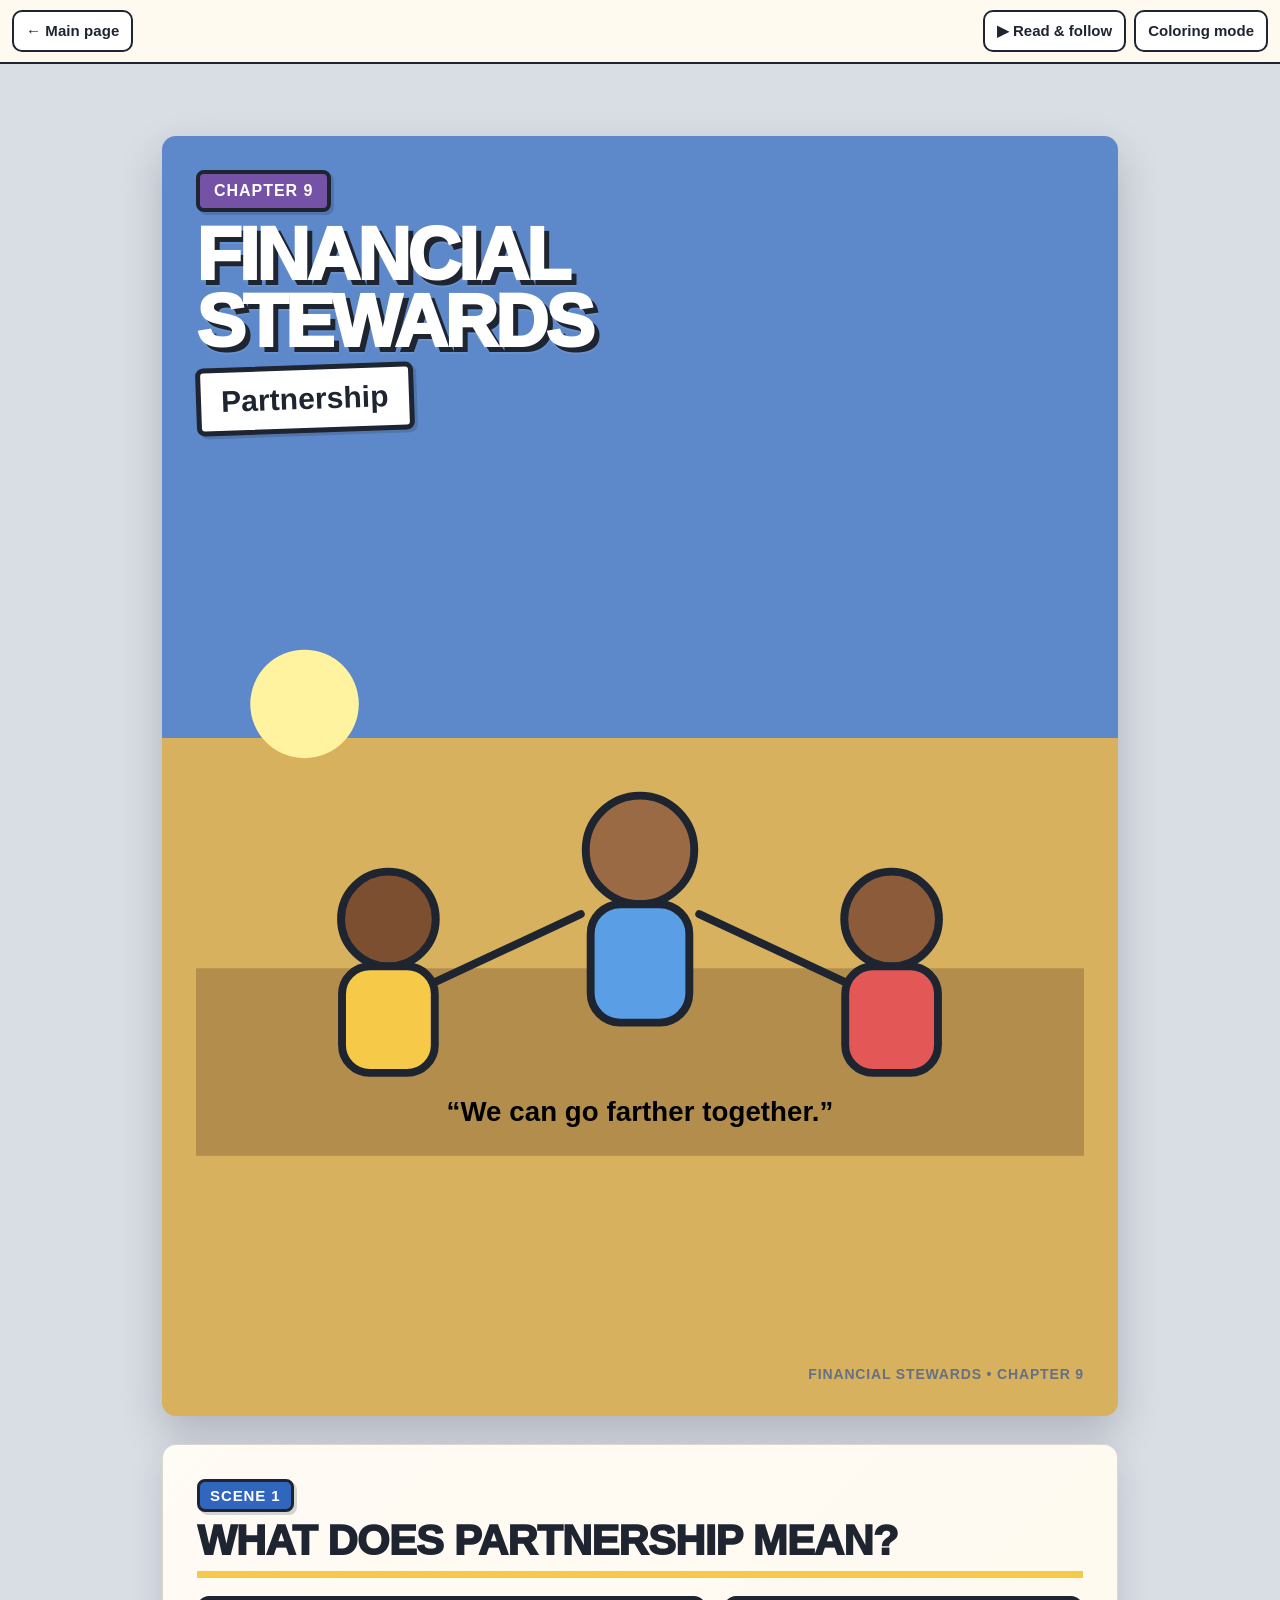
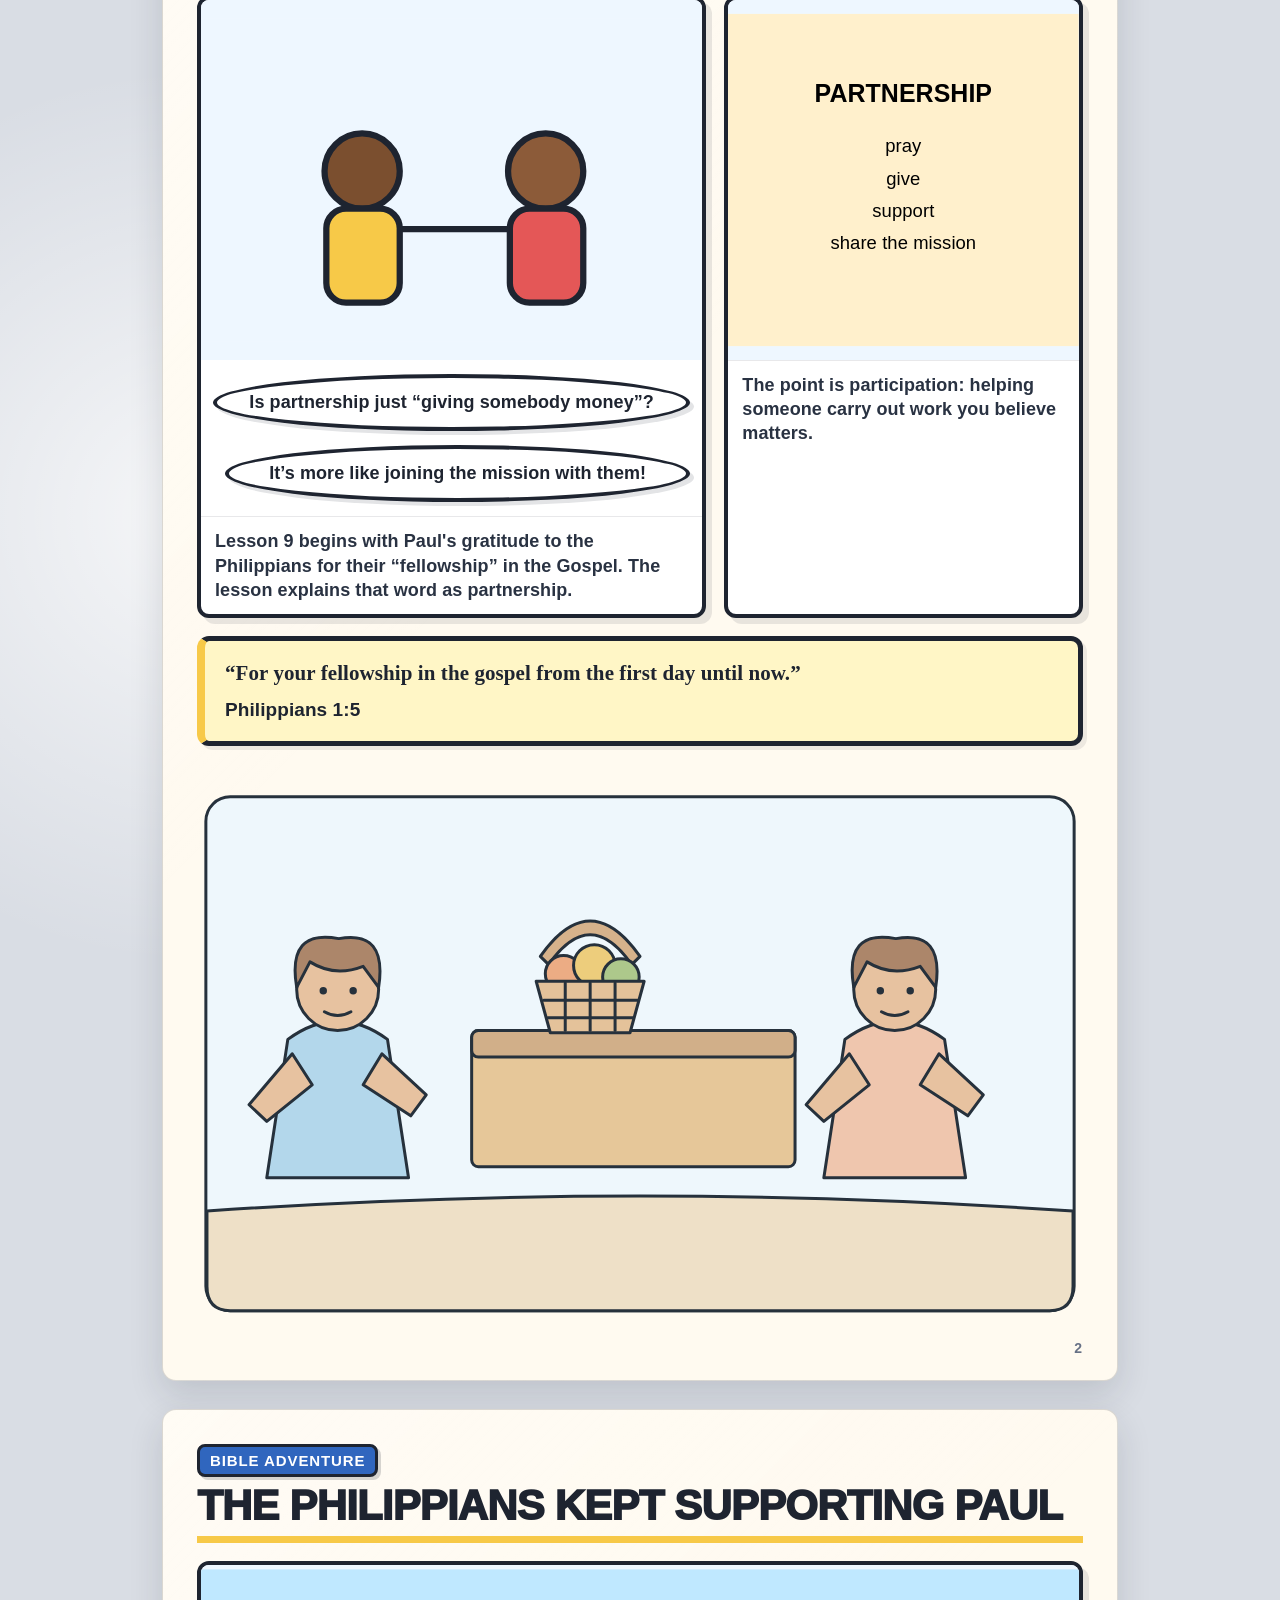
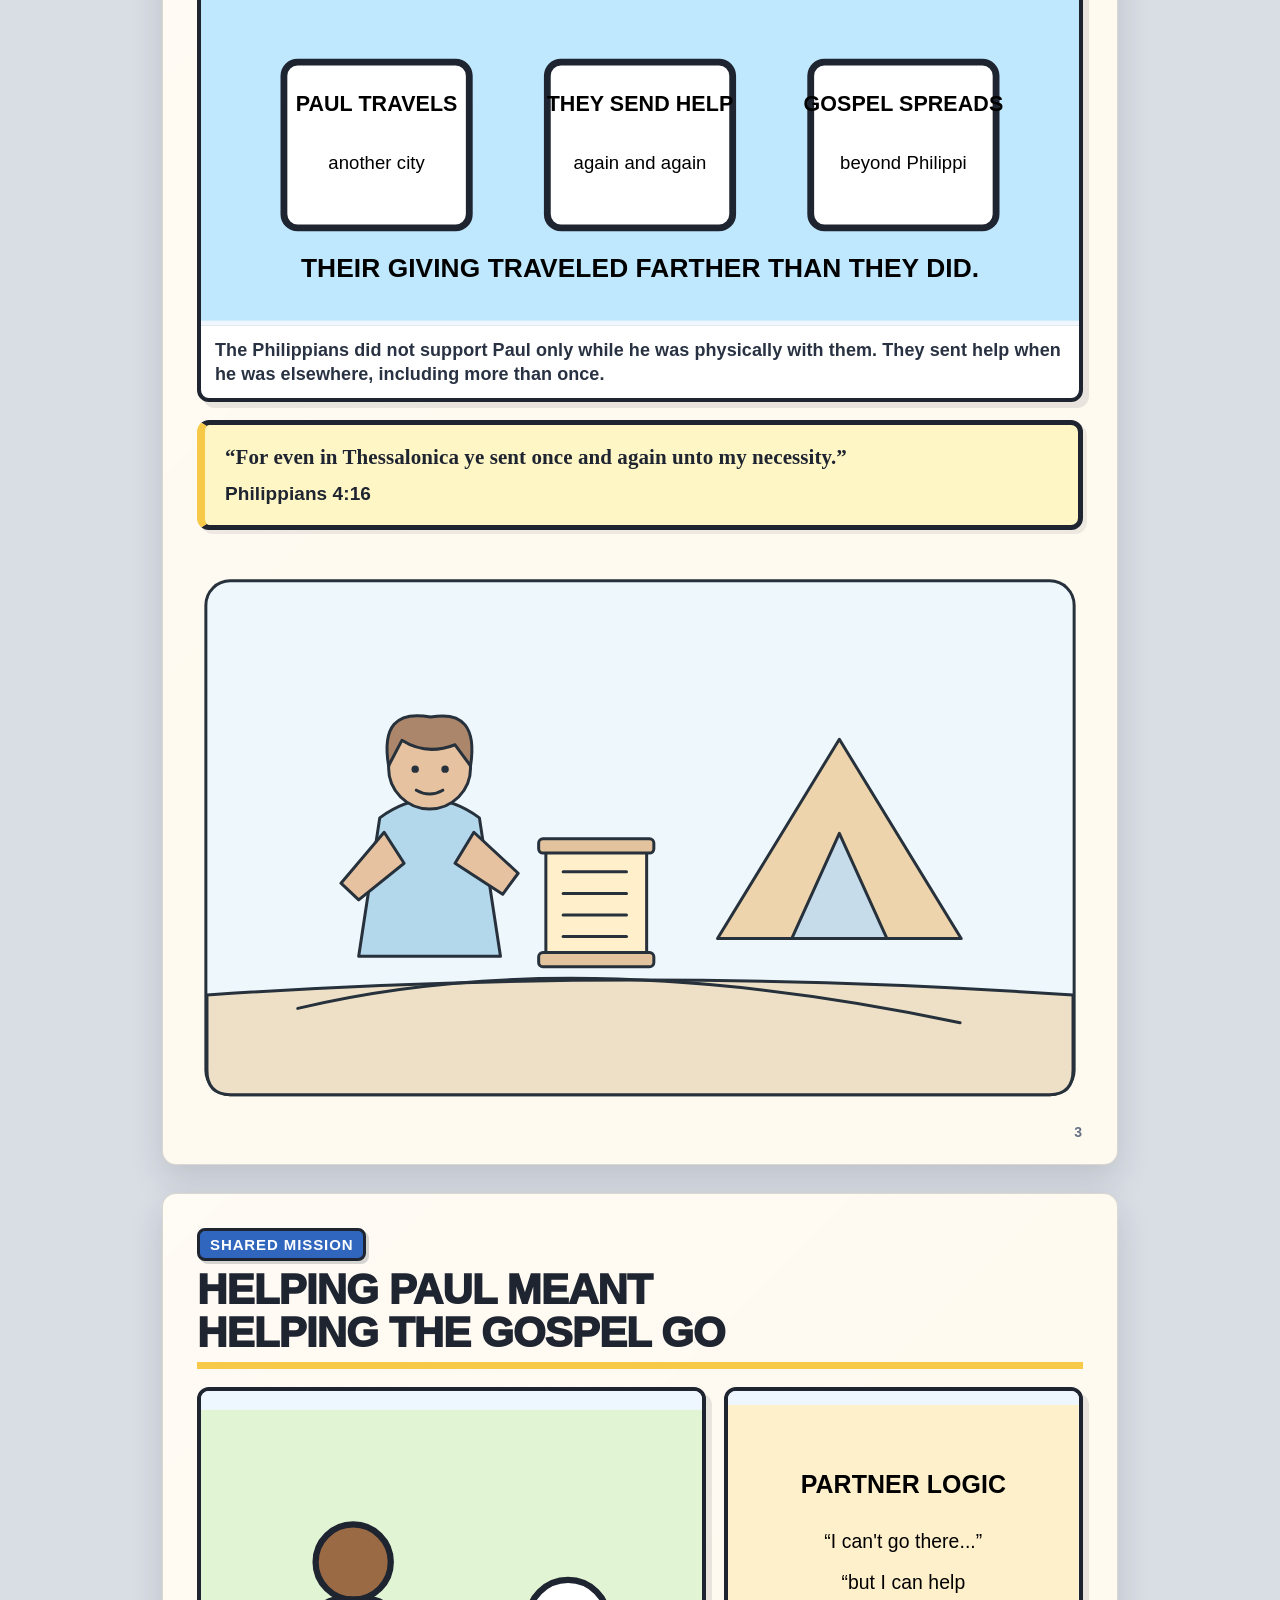
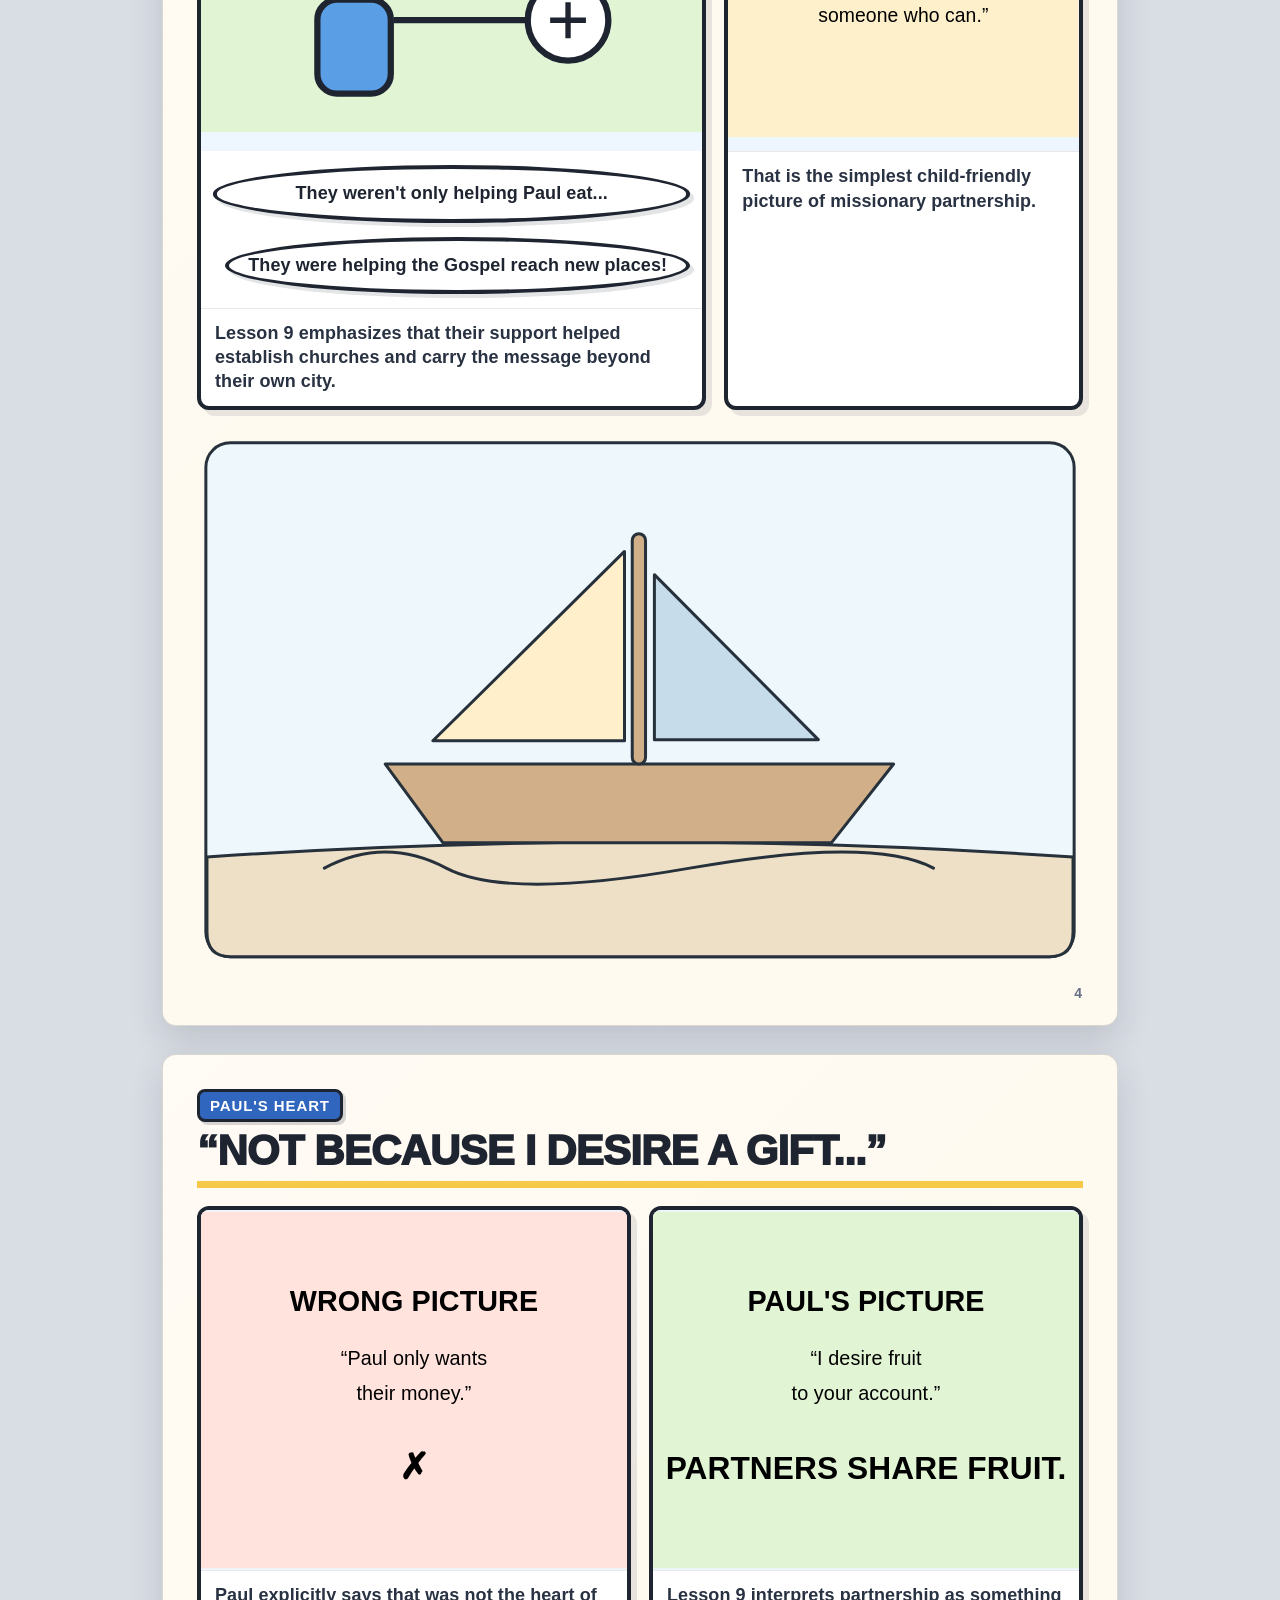
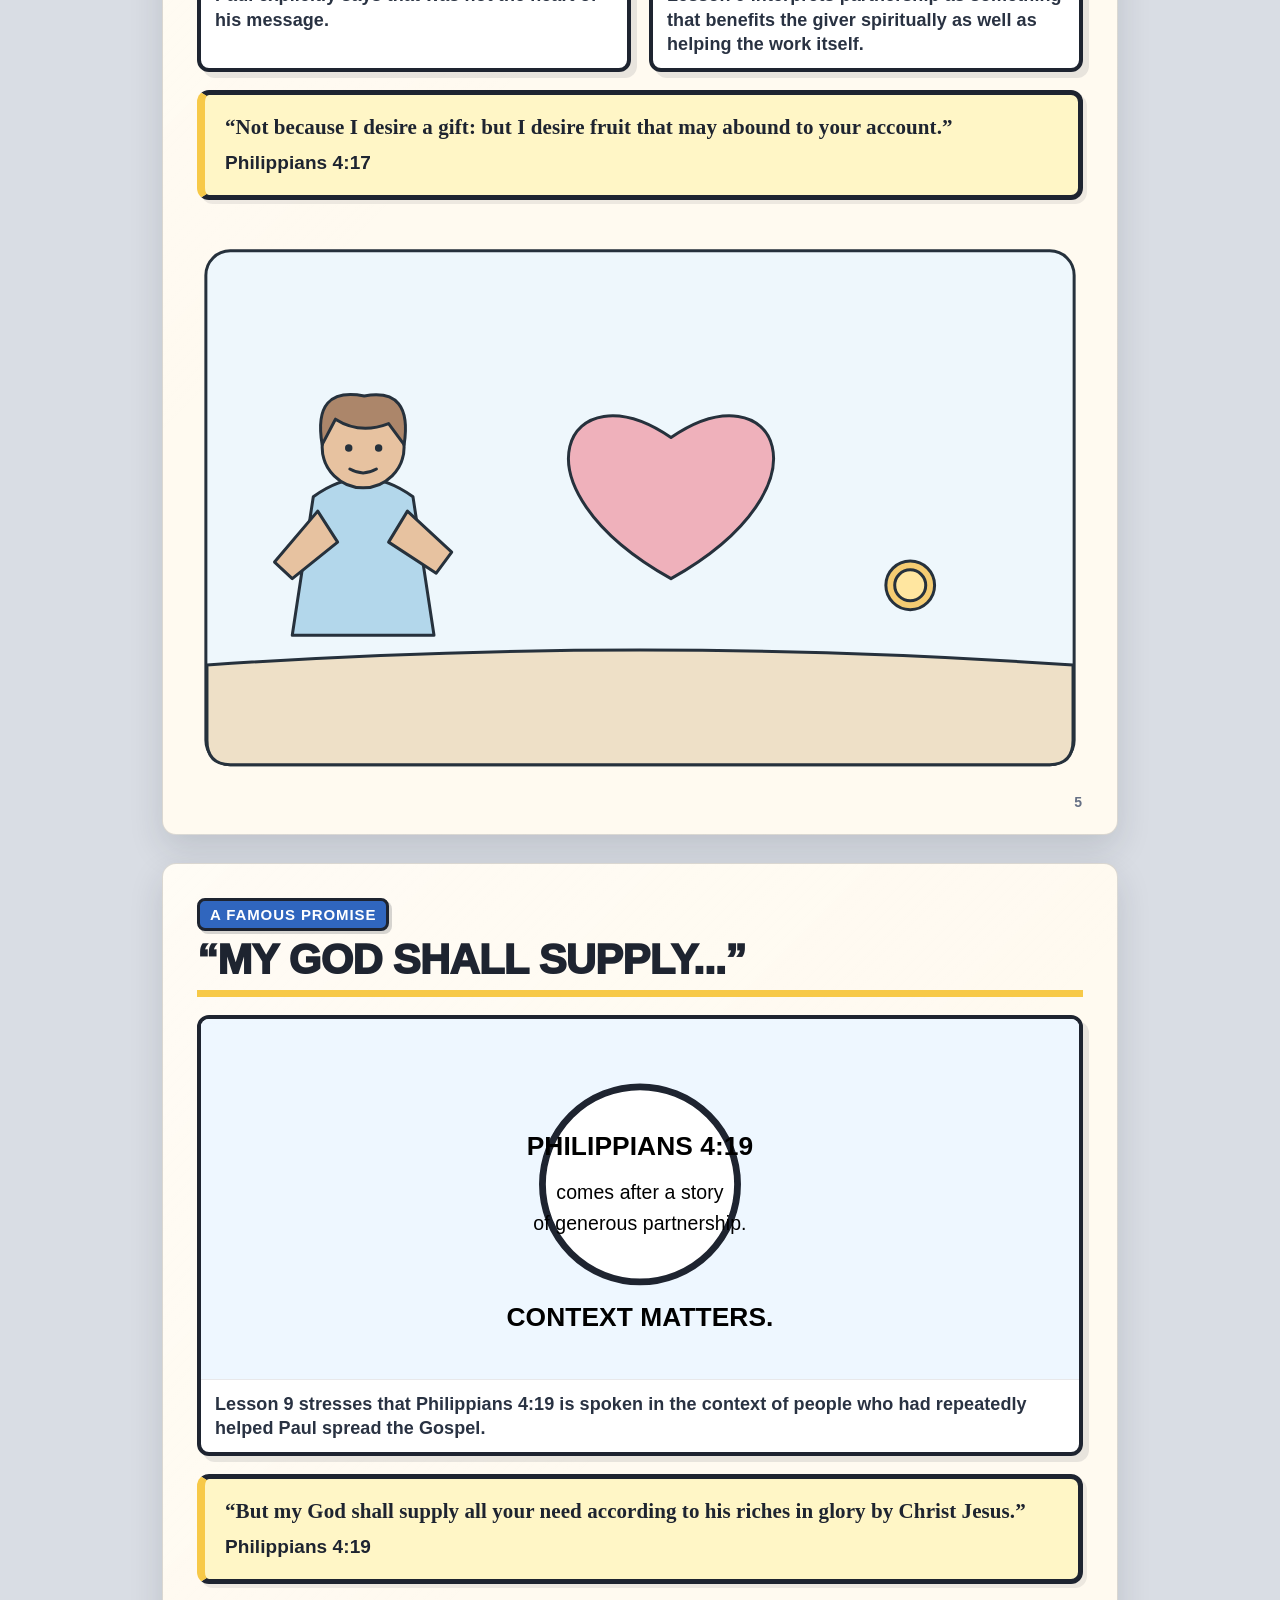
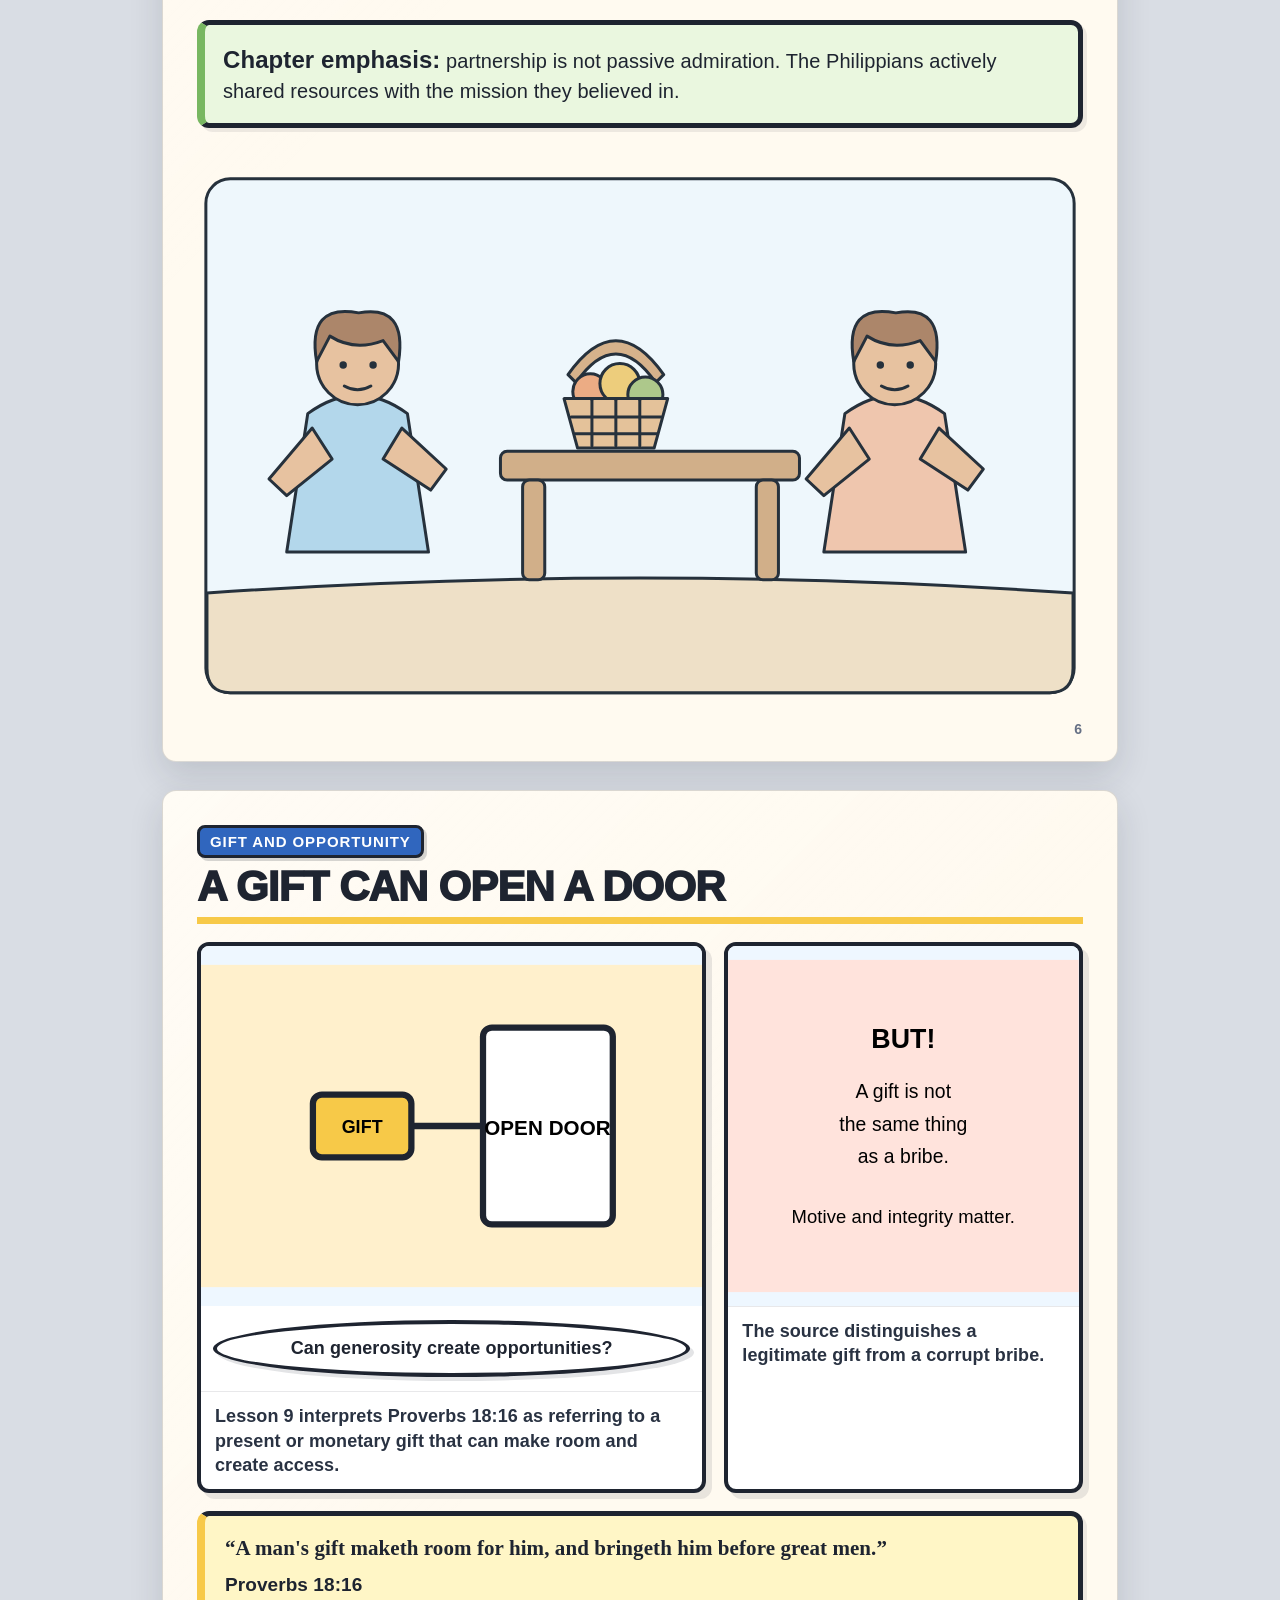
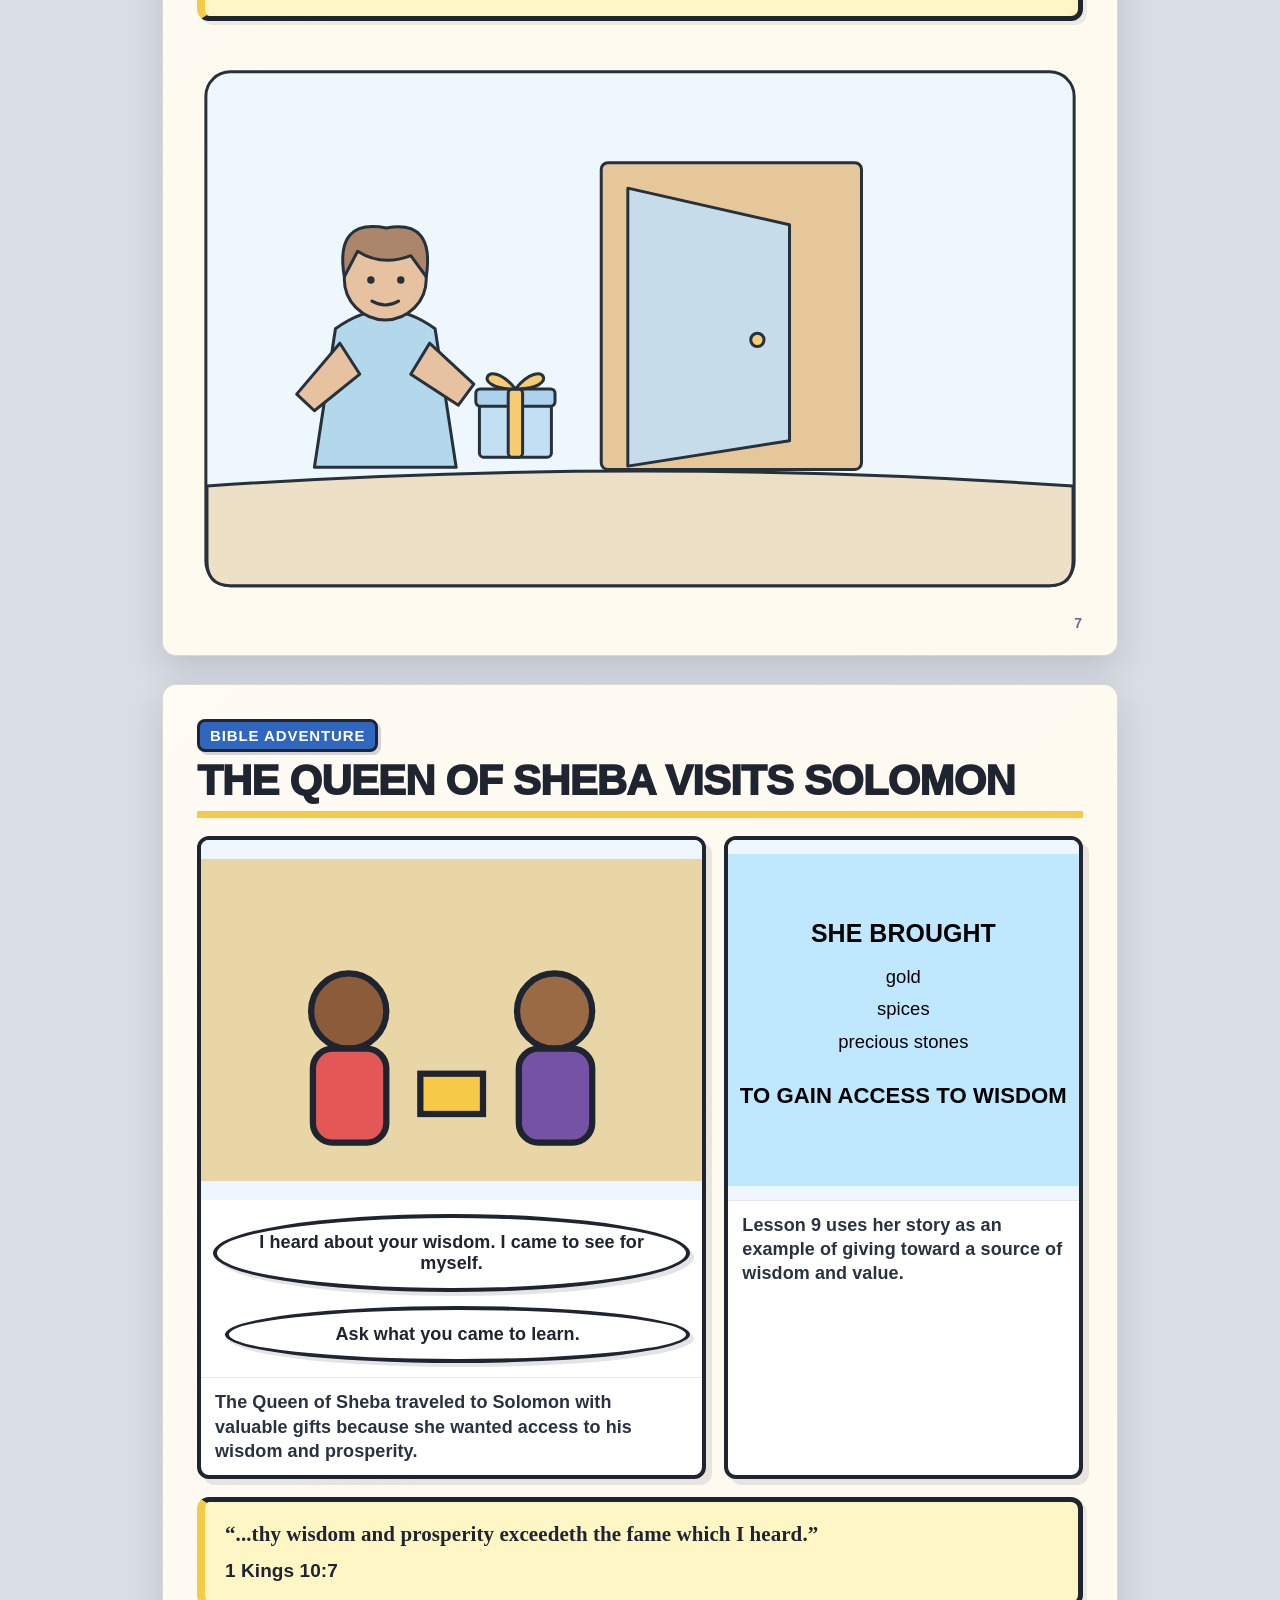
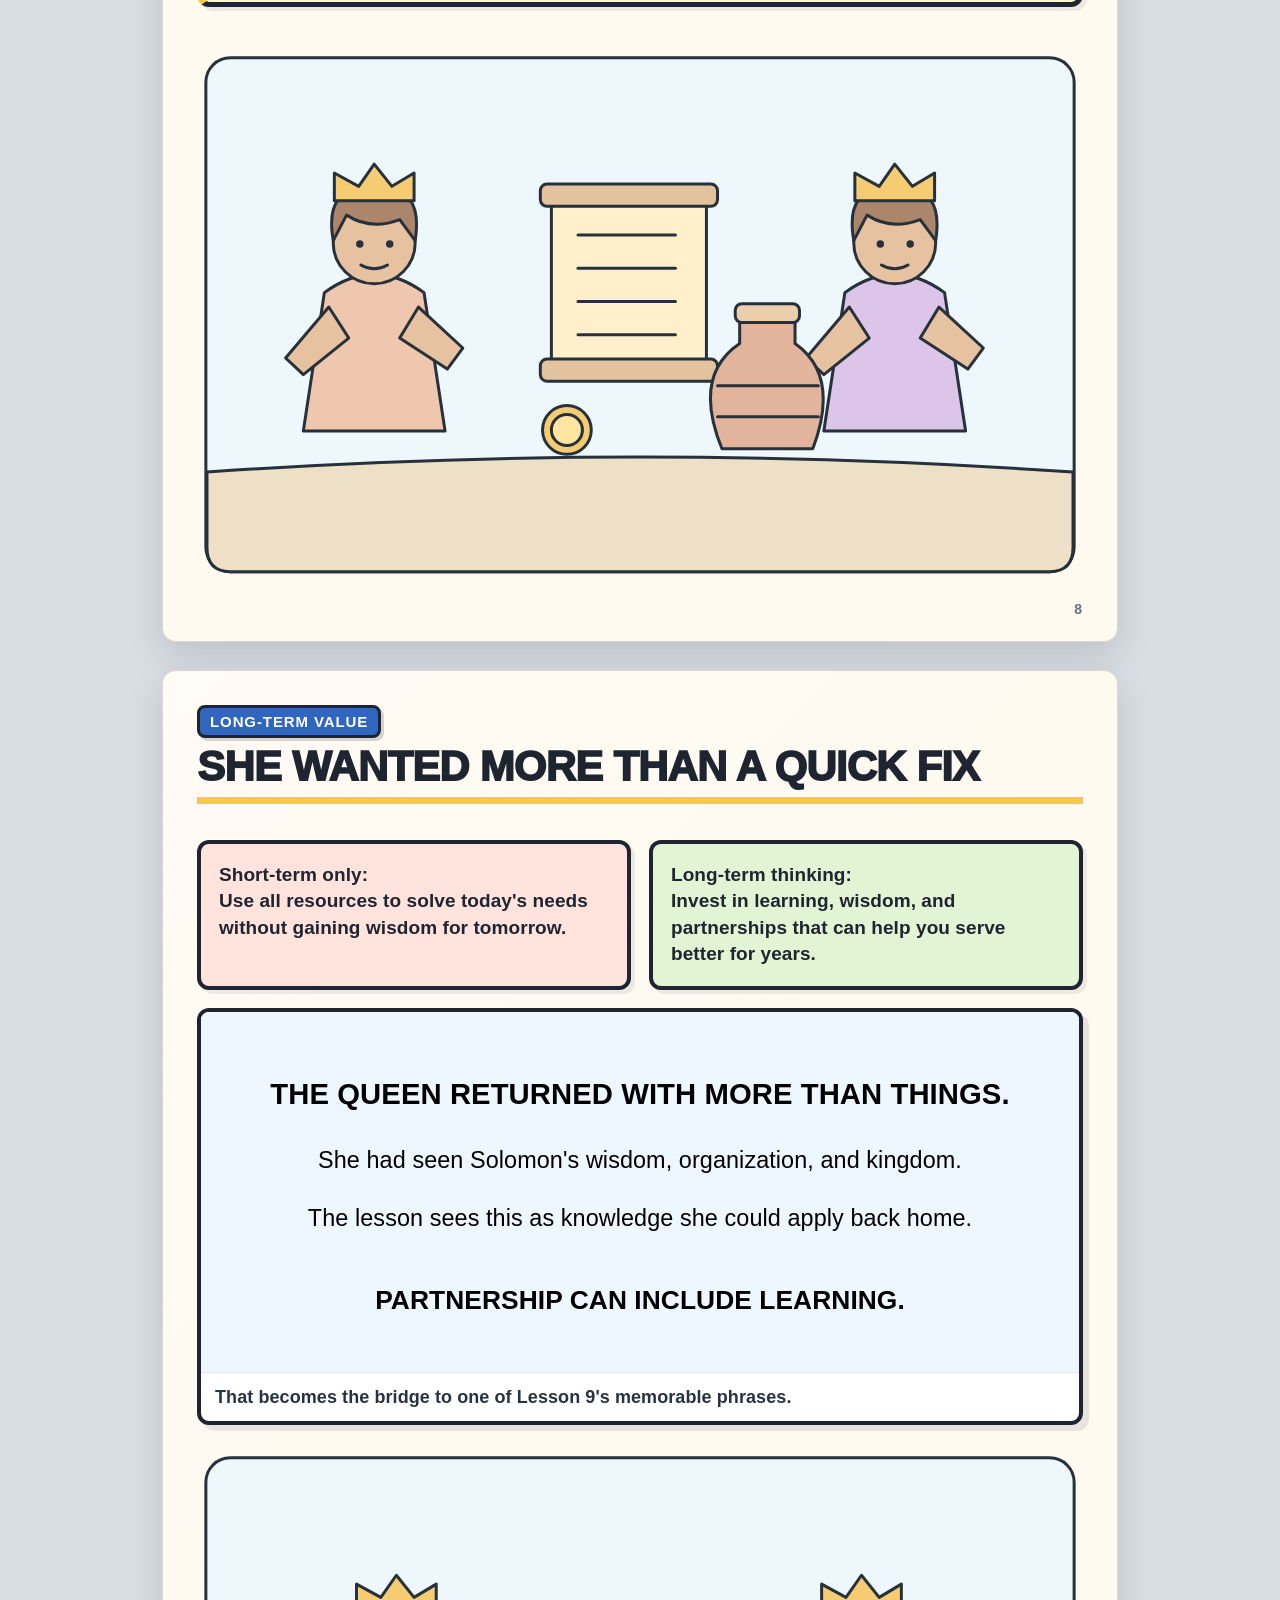
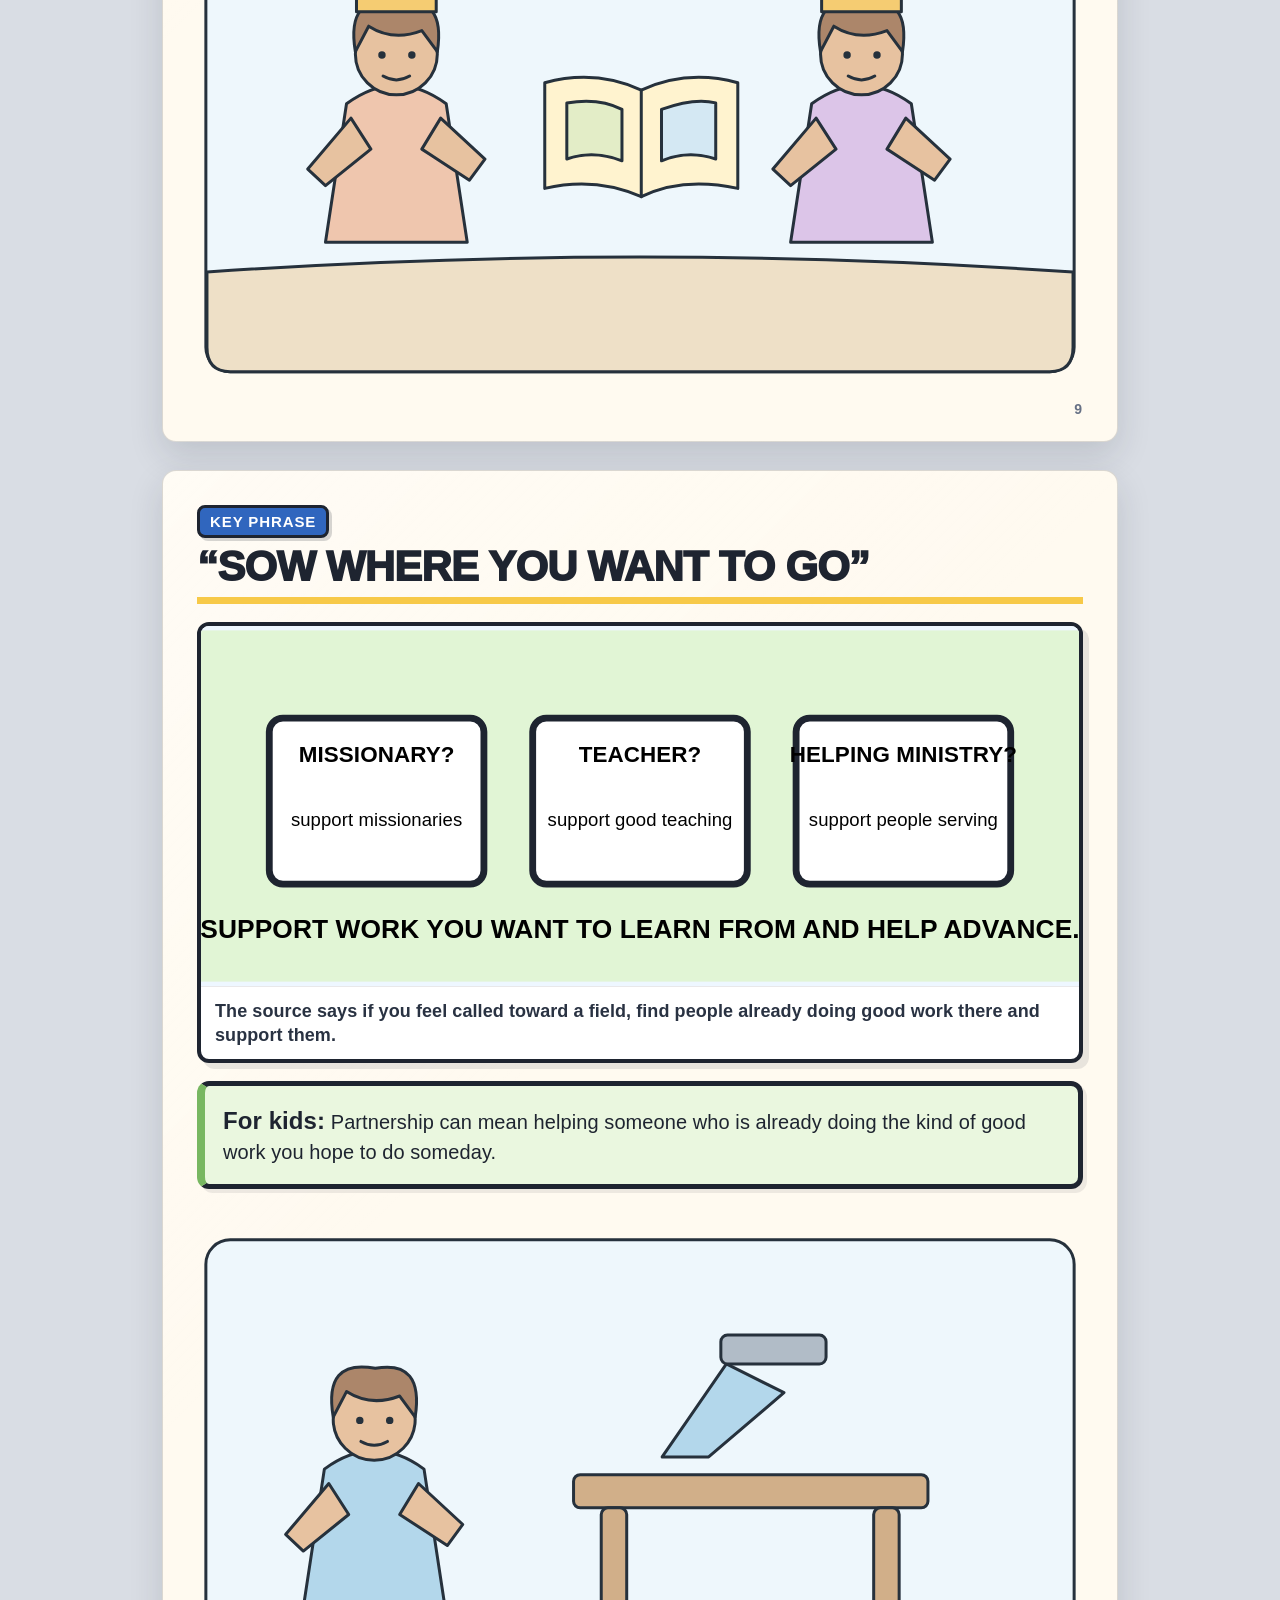
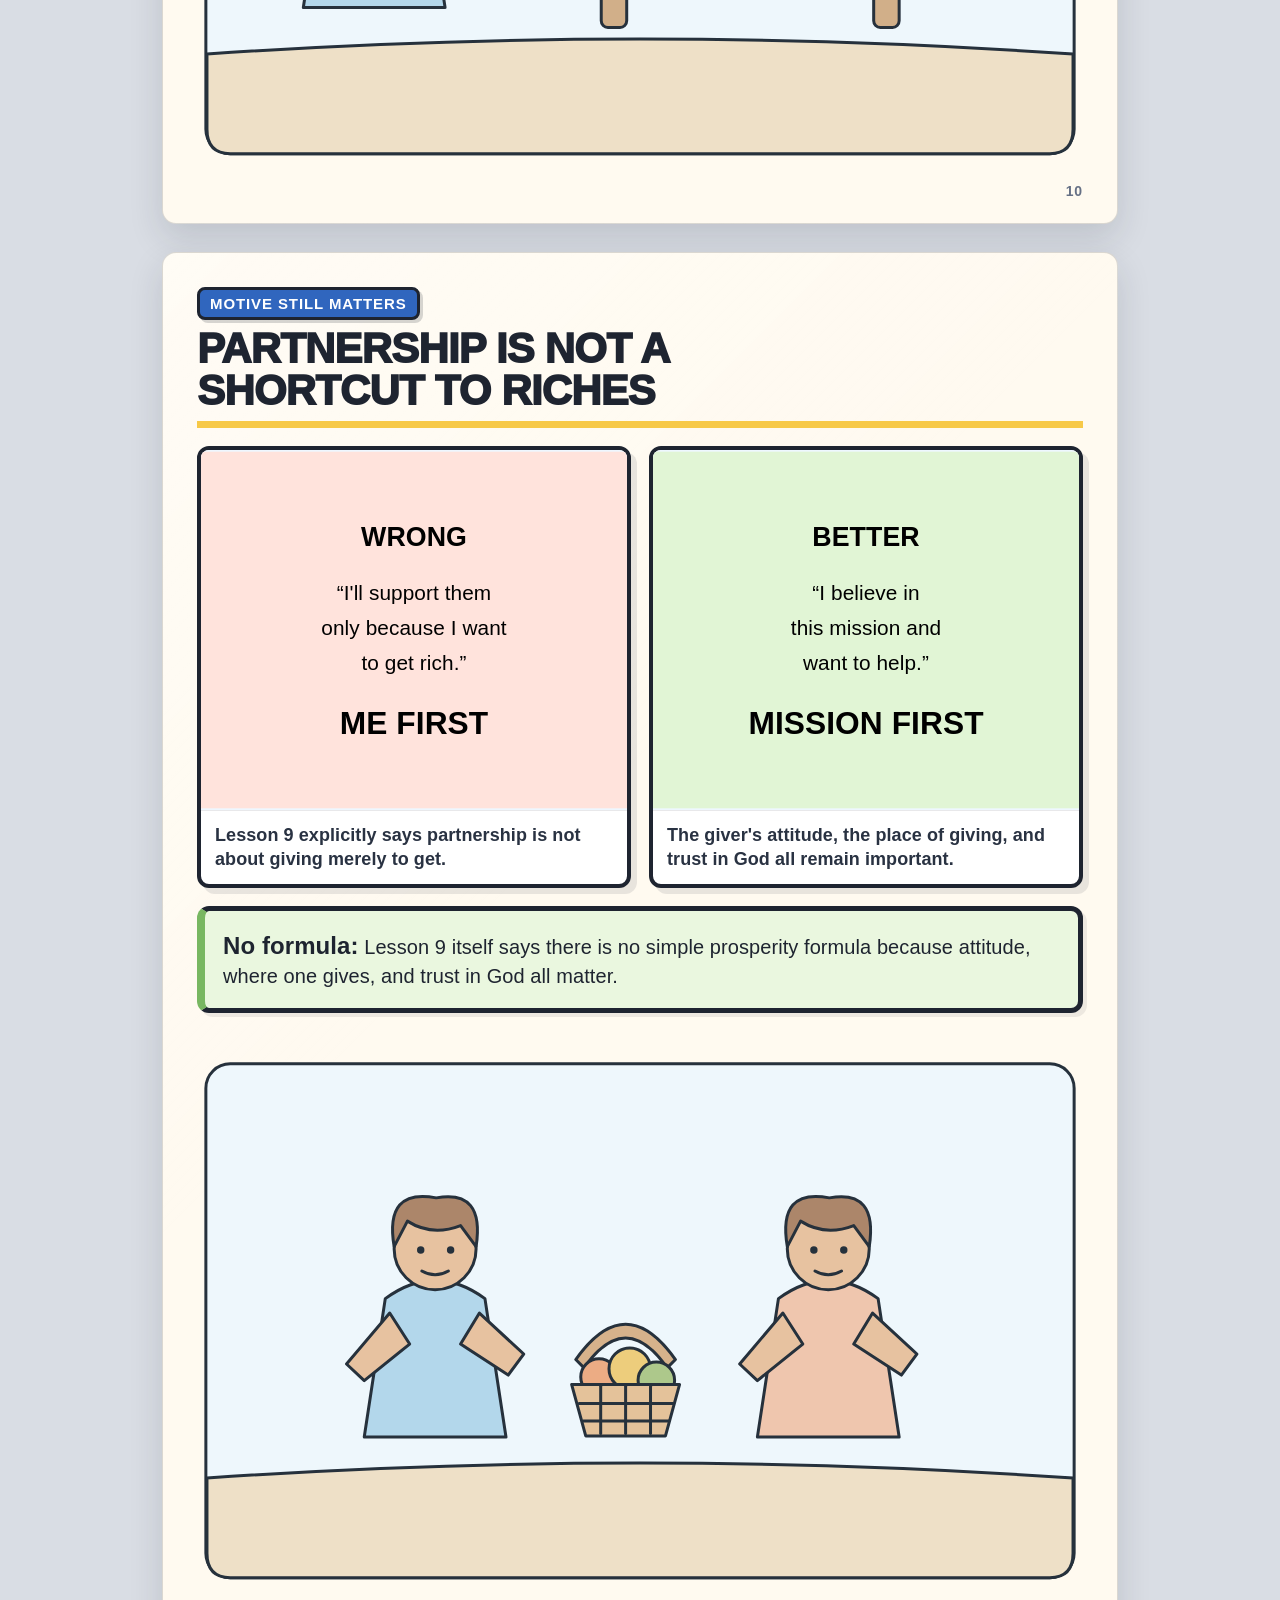
<file: financial_stewards_chapter_9.html>
<!DOCTYPE html>
<html lang="en">
<head>
<meta charset="UTF-8"><meta name="viewport" content="width=device-width,initial-scale=1.0">
<title>Financial Stewards — Chapter 9: Partnership</title>
<script src="financial-stewards-mode.js" defer></script>
<script src="financial-stewards-interactive.js" defer></script>
<style>
@import url("financial-stewards-refinement.css");
:root{--ink:#1e2430;--cream:#fffaf0;--gold:#f7c948;--sky:#bfe8ff;--green:#bfe3a5;--blue:#3066be;--red:#e45757;--purple:#7652a6}
*{box-sizing:border-box}body{margin:0;background:#d9dde4;color:var(--ink);font-family:"Trebuchet MS",Arial,sans-serif}
.book{max-width:980px;margin:auto;padding:24px}.page{min-height:1280px;background:var(--cream);margin:0 auto 28px;padding:34px;position:relative;box-shadow:0 8px 30px #0003;overflow:hidden;page-break-after:always}
.cover{background:linear-gradient(#5d88ca 0 47%,#d7b15d 47% 100%);display:flex;flex-direction:column;justify-content:space-between}
.title{font-size:74px;line-height:.9;font-weight:1000;letter-spacing:-3px;text-transform:uppercase;color:#fff;text-shadow:5px 5px 0 var(--ink);margin:10px 0}.subtitle{display:inline-block;background:#fff;border:5px solid var(--ink);padding:12px 20px;font-size:30px;font-weight:900;transform:rotate(-2deg)}.chapter-label{display:inline-block;background:var(--purple);color:#fff;border:4px solid var(--ink);padding:8px 14px;font-weight:900}
.panel-grid{display:grid;grid-template-columns:repeat(12,1fr);gap:14px}.panel{background:#fff;border:5px solid var(--ink);position:relative;overflow:hidden;min-height:260px;box-shadow:5px 5px 0 #1e24301f}.p12{grid-column:span 12}.p7{grid-column:span 7}.p6{grid-column:span 6}.p5{grid-column:span 5}.p4{grid-column:span 4}.art{height:230px;width:100%;display:block}.tall .art{height:360px}.narration{padding:12px 14px;font-size:18px;line-height:1.35;font-weight:700}.bubble{position:absolute;background:#fff;border:4px solid var(--ink);border-radius:50%;padding:14px 18px;font-weight:900;font-size:18px;line-height:1.18;z-index:5;text-align:center}.bubble:after{content:"";position:absolute;width:22px;height:22px;background:#fff;border-right:4px solid var(--ink);border-bottom:4px solid var(--ink);transform:rotate(45deg);bottom:-12px;left:36%}.bubble.right:after{left:auto;right:28%}.verse{background:#fff6c6;border:5px solid var(--ink);padding:18px 20px;font-family:Georgia,serif;font-size:21px;line-height:1.4;font-weight:700;margin:18px 0}.verse strong{display:block;font-family:"Trebuchet MS",Arial,sans-serif;font-size:19px;margin-top:8px}.lesson{background:#eaf7df;border:5px solid var(--ink);padding:18px;margin:18px 0;font-size:20px;line-height:1.4}.lesson b{font-size:24px}.page-title{font-size:42px;font-weight:1000;text-transform:uppercase;margin:0 0 18px;border-bottom:7px solid var(--gold);padding-bottom:8px}.badge{display:inline-block;background:var(--blue);color:#fff;border:3px solid var(--ink);padding:5px 10px;font-size:15px;font-weight:900;text-transform:uppercase;margin-bottom:8px}.challenge{background:#efe6ff;border:5px solid var(--ink);padding:22px;margin-top:18px}.challenge h2{margin:0 0 10px;font-size:30px}.q{background:#fff;border:3px dashed var(--ink);padding:12px;margin:10px 0;font-size:18px;font-weight:700}.footer{position:absolute;bottom:12px;right:24px;font-weight:900;font-size:14px}.center{text-align:center}.keyline{font-size:30px;font-weight:1000;text-align:center}.sticker{background:var(--red);color:#fff;border:5px solid var(--ink);border-radius:50%;width:180px;height:180px;display:flex;align-items:center;justify-content:center;text-align:center;font-weight:1000;font-size:22px;transform:rotate(7deg);margin:auto}.compare{display:flex;gap:18px;margin:18px 0}.compare>div{flex:1;border:5px solid var(--ink);padding:18px;font-size:19px;font-weight:800;line-height:1.4}.warn{background:#ffe3dc}.good{background:#e1f5d5}
@media print{body{background:#fff}.book{padding:0}.page{box-shadow:none;margin:0;min-height:100vh}}
</style></head>
<body><div class="book">

<section class="page cover">
<div><div class="chapter-label">CHAPTER 9</div><div class="title">Financial<br>Stewards</div><div class="subtitle">Partnership</div></div>
<svg viewBox="0 0 900 540" width="100%">
<rect y="350" width="900" height="190" fill="#b28d4c"/><circle cx="110" cy="82" r="55" fill="#fff3a0"/>
<g stroke="#1e2430" stroke-width="8" stroke-linecap="round">
<circle cx="195" cy="300" r="48" fill="#7b4f2f"/><rect x="148" y="348" width="94" height="108" rx="28" fill="#f7c948"/>
<circle cx="705" cy="300" r="48" fill="#8c5b39"/><rect x="658" y="348" width="94" height="108" rx="28" fill="#e45757"/>
<circle cx="450" cy="230" r="55" fill="#9a6a44"/><rect x="400" y="285" width="100" height="120" rx="30" fill="#5a9ee6"/>
<path d="M240 365l150-70M660 365l-150-70"/>
</g>
<text x="450" y="505" text-anchor="middle" font-size="28" font-weight="900">“We can go farther together.”</text>
</svg><div class="footer">FINANCIAL STEWARDS • CHAPTER 9</div>
</section>

<section class="page"><div class="badge">Scene 1</div><h1 class="page-title">What Does Partnership Mean?</h1>
<div class="panel-grid">
<div class="panel p7 tall"><svg class="art" viewBox="0 0 560 360"><rect width="560" height="360" fill="#eef7ff"/><circle cx="180" cy="170" r="42" fill="#7b4f2f" stroke="#1e2430" stroke-width="7"/><rect x="140" y="212" width="82" height="105" rx="22" fill="#f7c948" stroke="#1e2430" stroke-width="7"/><circle cx="385" cy="170" r="42" fill="#8c5b39" stroke="#1e2430" stroke-width="7"/><rect x="345" y="212" width="82" height="105" rx="22" fill="#e45757" stroke="#1e2430" stroke-width="7"/><path d="M220 235l125 0" stroke="#1e2430" stroke-width="7"/></svg><div class="bubble" style="top:50px;left:20px;width:235px;">Is partnership just “giving somebody money”?</div><div class="bubble right" style="top:50px;right:15px;width:220px;">It’s more like joining the mission with them!</div><div class="narration">Lesson 9 begins with Paul's gratitude to the Philippians for their “fellowship” in the Gospel. The lesson explains that word as partnership.</div></div>
<div class="panel p5 tall"><svg class="art" viewBox="0 0 380 360"><rect width="380" height="360" fill="#fff0cc"/><text x="190" y="95" text-anchor="middle" font-size="27" font-weight="900">PARTNERSHIP</text><text x="190" y="150" text-anchor="middle" font-size="20">pray</text><text x="190" y="185" text-anchor="middle" font-size="20">give</text><text x="190" y="220" text-anchor="middle" font-size="20">support</text><text x="190" y="255" text-anchor="middle" font-size="20">share the mission</text></svg><div class="narration">The point is participation: helping someone carry out work you believe matters.</div></div></div>
<div class="verse">“For your fellowship in the gospel from the first day until now.” <strong>Philippians 1:5</strong></div><div class="footer">2</div></section>

<section class="page"><div class="badge">Bible Adventure</div><h1 class="page-title">The Philippians Kept Supporting Paul</h1>
<div class="panel-grid"><div class="panel p12 tall"><svg class="art" viewBox="0 0 900 360"><rect width="900" height="360" fill="#bfe8ff"/><rect x="85" y="95" width="190" height="170" rx="14" fill="#fff" stroke="#1e2430" stroke-width="7"/><rect x="355" y="95" width="190" height="170" rx="14" fill="#fff" stroke="#1e2430" stroke-width="7"/><rect x="625" y="95" width="190" height="170" rx="14" fill="#fff" stroke="#1e2430" stroke-width="7"/><text x="180" y="145" text-anchor="middle" font-size="22" font-weight="900">PAUL TRAVELS</text><text x="450" y="145" text-anchor="middle" font-size="22" font-weight="900">THEY SEND HELP</text><text x="720" y="145" text-anchor="middle" font-size="22" font-weight="900">GOSPEL SPREADS</text><text x="180" y="205" text-anchor="middle" font-size="19">another city</text><text x="450" y="205" text-anchor="middle" font-size="19">again and again</text><text x="720" y="205" text-anchor="middle" font-size="19">beyond Philippi</text><text x="450" y="315" text-anchor="middle" font-size="27" font-weight="900">THEIR GIVING TRAVELED FARTHER THAN THEY DID.</text></svg><div class="narration">The Philippians did not support Paul only while he was physically with them. They sent help when he was elsewhere, including more than once.</div></div></div>
<div class="verse">“For even in Thessalonica ye sent once and again unto my necessity.” <strong>Philippians 4:16</strong></div><div class="footer">3</div></section>

<section class="page"><div class="badge">Shared Mission</div><h1 class="page-title">Helping Paul Meant Helping the Gospel Go</h1>
<div class="panel-grid"><div class="panel p7 tall"><svg class="art" viewBox="0 0 560 360"><rect width="560" height="360" fill="#e1f5d5"/><circle cx="170" cy="170" r="42" fill="#9a6a44" stroke="#1e2430" stroke-width="7"/><rect x="130" y="212" width="82" height="105" rx="22" fill="#5a9ee6" stroke="#1e2430" stroke-width="7"/><path d="M215 235h155" stroke="#1e2430" stroke-width="7"/><circle cx="410" cy="235" r="45" fill="#fff" stroke="#1e2430" stroke-width="7"/><path d="M390 235h40M410 215v40" stroke="#1e2430" stroke-width="6"/></svg><div class="bubble" style="top:55px;left:20px;width:220px;">They weren't only helping Paul eat...</div><div class="bubble right" style="top:55px;right:20px;width:220px;">They were helping the Gospel reach new places!</div><div class="narration">Lesson 9 emphasizes that their support helped establish churches and carry the message beyond their own city.</div></div>
<div class="panel p5 tall"><svg class="art" viewBox="0 0 380 360"><rect width="380" height="360" fill="#fff0cc"/><text x="190" y="95" text-anchor="middle" font-size="27" font-weight="900">PARTNER LOGIC</text><text x="190" y="155" text-anchor="middle" font-size="21">“I can't go there...”</text><text x="190" y="200" text-anchor="middle" font-size="21">“but I can help</text><text x="190" y="235" text-anchor="middle" font-size="21">someone who can.”</text></svg><div class="narration">That is the simplest child-friendly picture of missionary partnership.</div></div></div><div class="footer">4</div></section>

<section class="page"><div class="badge">Paul's Heart</div><h1 class="page-title">“Not Because I Desire a Gift...”</h1>
<div class="panel-grid"><div class="panel p6 tall"><svg class="art" viewBox="0 0 430 360"><rect width="430" height="360" fill="#ffe3dc"/><text x="215" y="100" text-anchor="middle" font-size="29" font-weight="900">WRONG PICTURE</text><text x="215" y="155" text-anchor="middle" font-size="20">“Paul only wants</text><text x="215" y="190" text-anchor="middle" font-size="20">their money.”</text><text x="215" y="270" text-anchor="middle" font-size="36" font-weight="900">✗</text></svg><div class="narration">Paul explicitly says that was not the heart of his message.</div></div>
<div class="panel p6 tall"><svg class="art" viewBox="0 0 430 360"><rect width="430" height="360" fill="#e1f5d5"/><text x="215" y="100" text-anchor="middle" font-size="29" font-weight="900">PAUL'S PICTURE</text><text x="215" y="155" text-anchor="middle" font-size="20">“I desire fruit</text><text x="215" y="190" text-anchor="middle" font-size="20">to your account.”</text><text x="215" y="270" text-anchor="middle" font-size="32" font-weight="900">PARTNERS SHARE FRUIT.</text></svg><div class="narration">Lesson 9 interprets partnership as something that benefits the giver spiritually as well as helping the work itself.</div></div></div>
<div class="verse">“Not because I desire a gift: but I desire fruit that may abound to your account.” <strong>Philippians 4:17</strong></div><div class="footer">5</div></section>

<section class="page"><div class="badge">A Famous Promise</div><h1 class="page-title">“My God Shall Supply...”</h1>
<div class="panel-grid"><div class="panel p12 tall"><svg class="art" viewBox="0 0 900 360"><rect width="900" height="360" fill="#eef7ff"/><circle cx="450" cy="165" r="100" fill="#fff" stroke="#1e2430" stroke-width="7"/><text x="450" y="135" text-anchor="middle" font-size="27" font-weight="900">PHILIPPIANS 4:19</text><text x="450" y="180" text-anchor="middle" font-size="20">comes after a story</text><text x="450" y="212" text-anchor="middle" font-size="20">of generous partnership.</text><text x="450" y="310" text-anchor="middle" font-size="27" font-weight="900">CONTEXT MATTERS.</text></svg><div class="narration">Lesson 9 stresses that Philippians 4:19 is spoken in the context of people who had repeatedly helped Paul spread the Gospel.</div></div></div>
<div class="verse">“But my God shall supply all your need according to his riches in glory by Christ Jesus.” <strong>Philippians 4:19</strong></div>
<div class="lesson"><b>Chapter emphasis:</b> partnership is not passive admiration. The Philippians actively shared resources with the mission they believed in.</div><div class="footer">6</div></section>

<section class="page"><div class="badge">Gift and Opportunity</div><h1 class="page-title">A Gift Can Open a Door</h1>
<div class="panel-grid"><div class="panel p7 tall"><svg class="art" viewBox="0 0 560 360"><rect width="560" height="360" fill="#fff0cc"/><rect x="315" y="70" width="145" height="220" rx="10" fill="#fff" stroke="#1e2430" stroke-width="7"/><path d="M315 180h-80" stroke="#1e2430" stroke-width="7"/><rect x="125" y="145" width="110" height="70" rx="10" fill="#f7c948" stroke="#1e2430" stroke-width="7"/><text x="180" y="188" text-anchor="middle" font-size="20" font-weight="900">GIFT</text><text x="387" y="190" text-anchor="middle" font-size="23" font-weight="900">OPEN DOOR</text></svg><div class="bubble" style="top:45px;left:18px;width:220px;">Can generosity create opportunities?</div><div class="narration">Lesson 9 interprets Proverbs 18:16 as referring to a present or monetary gift that can make room and create access.</div></div>
<div class="panel p5 tall"><svg class="art" viewBox="0 0 380 360"><rect width="380" height="360" fill="#ffe3dc"/><text x="190" y="95" text-anchor="middle" font-size="29" font-weight="900">BUT!</text><text x="190" y="150" text-anchor="middle" font-size="21">A gift is not</text><text x="190" y="185" text-anchor="middle" font-size="21">the same thing</text><text x="190" y="220" text-anchor="middle" font-size="21">as a bribe.</text><text x="190" y="285" text-anchor="middle" font-size="20">Motive and integrity matter.</text></svg><div class="narration">The source distinguishes a legitimate gift from a corrupt bribe.</div></div></div>
<div class="verse">“A man's gift maketh room for him, and bringeth him before great men.” <strong>Proverbs 18:16</strong></div><div class="footer">7</div></section>

<section class="page"><div class="badge">Bible Adventure</div><h1 class="page-title">The Queen of Sheba Visits Solomon</h1>
<div class="panel-grid"><div class="panel p7 tall"><svg class="art" viewBox="0 0 560 360"><rect width="560" height="360" fill="#e9d6a7"/><g stroke="#1e2430" stroke-width="7"><circle cx="165" cy="170" r="42" fill="#8c5b39"/><rect x="125" y="212" width="82" height="105" rx="22" fill="#e45757"/><circle cx="395" cy="170" r="42" fill="#9a6a44"/><rect x="355" y="212" width="82" height="105" rx="22" fill="#7652a6"/><rect x="245" y="240" width="70" height="45" fill="#f7c948"/></g></svg><div class="bubble" style="top:50px;left:18px;width:220px;">I heard about your wisdom. I came to see for myself.</div><div class="bubble right" style="top:50px;right:15px;width:220px;">Ask what you came to learn.</div><div class="narration">The Queen of Sheba traveled to Solomon with valuable gifts because she wanted access to his wisdom and prosperity.</div></div>
<div class="panel p5 tall"><svg class="art" viewBox="0 0 380 360"><rect width="380" height="360" fill="#bfe8ff"/><text x="190" y="95" text-anchor="middle" font-size="27" font-weight="900">SHE BROUGHT</text><text x="190" y="140" text-anchor="middle" font-size="20">gold</text><text x="190" y="175" text-anchor="middle" font-size="20">spices</text><text x="190" y="210" text-anchor="middle" font-size="20">precious stones</text><text x="190" y="270" text-anchor="middle" font-size="24" font-weight="900">TO GAIN ACCESS TO WISDOM</text></svg><div class="narration">Lesson 9 uses her story as an example of giving toward a source of wisdom and value.</div></div></div>
<div class="verse">“...thy wisdom and prosperity exceedeth the fame which I heard.” <strong>1 Kings 10:7</strong></div><div class="footer">8</div></section>

<section class="page"><div class="badge">Long-Term Value</div><h1 class="page-title">She Wanted More Than a Quick Fix</h1>
<div class="compare"><div class="warn"><b>Short-term only:</b><br>Use all resources to solve today's needs without gaining wisdom for tomorrow.</div><div class="good"><b>Long-term thinking:</b><br>Invest in learning, wisdom, and partnerships that can help you serve better for years.</div></div>
<div class="panel-grid"><div class="panel p12 tall"><svg class="art" viewBox="0 0 900 360"><rect width="900" height="360" fill="#eef7ff"/><text x="450" y="90" text-anchor="middle" font-size="30" font-weight="900">THE QUEEN RETURNED WITH MORE THAN THINGS.</text><text x="450" y="155" text-anchor="middle" font-size="24">She had seen Solomon's wisdom, organization, and kingdom.</text><text x="450" y="215" text-anchor="middle" font-size="24">The lesson sees this as knowledge she could apply back home.</text><text x="450" y="300" text-anchor="middle" font-size="27" font-weight="900">PARTNERSHIP CAN INCLUDE LEARNING.</text></svg><div class="narration">That becomes the bridge to one of Lesson 9's memorable phrases.</div></div></div><div class="footer">9</div></section>

<section class="page"><div class="badge">Key Phrase</div><h1 class="page-title">“Sow Where You Want to Go”</h1>
<div class="panel-grid"><div class="panel p12 tall"><svg class="art" viewBox="0 0 900 360"><rect width="900" height="360" fill="#e1f5d5"/><rect x="70" y="90" width="220" height="170" rx="14" fill="#fff" stroke="#1e2430" stroke-width="7"/><rect x="340" y="90" width="220" height="170" rx="14" fill="#fff" stroke="#1e2430" stroke-width="7"/><rect x="610" y="90" width="220" height="170" rx="14" fill="#fff" stroke="#1e2430" stroke-width="7"/><text x="180" y="135" text-anchor="middle" font-size="23" font-weight="900">MISSIONARY?</text><text x="450" y="135" text-anchor="middle" font-size="23" font-weight="900">TEACHER?</text><text x="720" y="135" text-anchor="middle" font-size="23" font-weight="900">HELPING MINISTRY?</text><text x="180" y="200" text-anchor="middle" font-size="19">support missionaries</text><text x="450" y="200" text-anchor="middle" font-size="19">support good teaching</text><text x="720" y="200" text-anchor="middle" font-size="19">support people serving</text><text x="450" y="315" text-anchor="middle" font-size="27" font-weight="900">SUPPORT WORK YOU WANT TO LEARN FROM AND HELP ADVANCE.</text></svg><div class="narration">The source says if you feel called toward a field, find people already doing good work there and support them.</div></div></div>
<div class="lesson"><b>For kids:</b> Partnership can mean helping someone who is already doing the kind of good work you hope to do someday.</div><div class="footer">10</div></section>

<section class="page"><div class="badge">Motive Still Matters</div><h1 class="page-title">Partnership Is Not a Shortcut to Riches</h1>
<div class="panel-grid"><div class="panel p6 tall"><svg class="art" viewBox="0 0 430 360"><rect width="430" height="360" fill="#ffe3dc"/><text x="215" y="95" text-anchor="middle" font-size="27" font-weight="900">WRONG</text><text x="215" y="150" text-anchor="middle" font-size="21">“I'll support them</text><text x="215" y="185" text-anchor="middle" font-size="21">only because I want</text><text x="215" y="220" text-anchor="middle" font-size="21">to get rich.”</text><text x="215" y="285" text-anchor="middle" font-size="32" font-weight="900">ME FIRST</text></svg><div class="narration">Lesson 9 explicitly says partnership is not about giving merely to get.</div></div>
<div class="panel p6 tall"><svg class="art" viewBox="0 0 430 360"><rect width="430" height="360" fill="#e1f5d5"/><text x="215" y="95" text-anchor="middle" font-size="27" font-weight="900">BETTER</text><text x="215" y="150" text-anchor="middle" font-size="21">“I believe in</text><text x="215" y="185" text-anchor="middle" font-size="21">this mission and</text><text x="215" y="220" text-anchor="middle" font-size="21">want to help.”</text><text x="215" y="285" text-anchor="middle" font-size="32" font-weight="900">MISSION FIRST</text></svg><div class="narration">The giver's attitude, the place of giving, and trust in God all remain important.</div></div></div>
<div class="lesson"><b>No formula:</b> Lesson 9 itself says there is no simple prosperity formula because attitude, where one gives, and trust in God all matter.</div><div class="footer">11</div></section>

<section class="page"><div class="badge">Be Deliberate</div><h1 class="page-title">On-Purpose Partnership</h1>
<div class="panel-grid"><div class="panel p12 tall"><svg class="art" viewBox="0 0 900 360"><rect width="900" height="360" fill="#fff0cc"/><rect x="80" y="95" width="170" height="160" rx="14" fill="#fff" stroke="#1e2430" stroke-width="7"/><rect x="285" y="95" width="170" height="160" rx="14" fill="#fff" stroke="#1e2430" stroke-width="7"/><rect x="490" y="95" width="170" height="160" rx="14" fill="#fff" stroke="#1e2430" stroke-width="7"/><rect x="695" y="95" width="130" height="160" rx="14" fill="#fff" stroke="#1e2430" stroke-width="7"/><text x="165" y="175" text-anchor="middle" font-size="22" font-weight="900">PRAY</text><text x="370" y="175" text-anchor="middle" font-size="22" font-weight="900">CHOOSE</text><text x="575" y="175" text-anchor="middle" font-size="22" font-weight="900">GIVE</text><text x="760" y="175" text-anchor="middle" font-size="22" font-weight="900">STAY</text><text x="450" y="310" text-anchor="middle" font-size="27" font-weight="900">REGULAR • DELIBERATE • MOTIVATED BY LOVE</text></svg><div class="narration">The lesson recommends regular, intentional giving rather than only occasional giving after everything else is spent.</div></div></div>
<div class="lesson"><b>Partnership means commitment:</b> identify good work, support it intentionally, and stay connected to the mission.</div><div class="footer">12</div></section>

<section class="page"><div class="badge">The Big Idea</div><h1 class="page-title">We Can Go Farther Together</h1>
<div class="panel-grid"><div class="panel p12 tall"><svg class="art" viewBox="0 0 900 360"><rect width="900" height="360" fill="#bfe8ff"/><circle cx="180" cy="170" r="42" fill="#7b4f2f" stroke="#1e2430" stroke-width="7"/><rect x="140" y="212" width="82" height="105" rx="22" fill="#f7c948" stroke="#1e2430" stroke-width="7"/><circle cx="450" cy="170" r="42" fill="#8c5b39" stroke="#1e2430" stroke-width="7"/><rect x="410" y="212" width="82" height="105" rx="22" fill="#e45757" stroke="#1e2430" stroke-width="7"/><circle cx="720" cy="170" r="42" fill="#9a6a44" stroke="#1e2430" stroke-width="7"/><rect x="680" y="212" width="82" height="105" rx="22" fill="#5a9ee6" stroke="#1e2430" stroke-width="7"/><path d="M222 235h188M492 235h188" stroke="#1e2430" stroke-width="7"/><text x="450" y="80" text-anchor="middle" font-size="31" font-weight="900">PRAYER + GIVING + MISSION = PARTNERSHIP</text></svg><div class="narration">The Philippians could not all travel with Paul, but through partnership they participated in work beyond their own city.</div></div></div>
<div class="lesson"><b>Chapter 9 in one sentence:</b><br>Partnership means deliberately joining yourself to good kingdom work through prayer, resources, support, and shared purpose—helping the mission go farther than you could go alone.</div><div class="footer">13</div></section>

<section class="page"><div class="badge">Steward Challenge</div><h1 class="page-title">Talk, Think & Do</h1>
<div class="challenge"><h2>🧠 Think About It</h2><div class="q">1. What does Lesson 9 mean by “partnership”?</div><div class="q">2. How did the Philippians support Paul after he left their city?</div><div class="q">3. Why did Paul say, “Not because I desire a gift”?</div><div class="q">4. What is the context of Philippians 4:19 in this lesson?</div><div class="q">5. What does the lesson mean by “sow where you want to go”?</div><div class="q">6. Why does the Queen of Sheba appear in this lesson?</div><div class="q">7. Why is partnership not a formula for getting rich?</div></div>
<div class="challenge" style="background:#fff0cc"><h2>🤝 Partnership Challenge</h2><p style="font-size:20px;line-height:1.45;font-weight:700">Choose one church ministry, missionary, outreach project, or helping effort your family believes in. Learn what they do, pray for them, and decide one practical way you could support the mission.</p><p class="keyline">“God, show me where I can help good work go farther.”</p></div>
<div class="challenge" style="background:#e1f5d5"><h2>📖 Scripture Trail</h2><p style="font-size:18px;line-height:1.55;font-weight:700"><b>Philippians 1:3–5 • Philippians 4:10–19 • Deuteronomy 8:18 • Proverbs 18:16 • Proverbs 15:27 • Proverbs 19:6 • 1 Kings 10:6–7 • 1 Kings 10:10 • 1 Kings 10:13 • 1 John 3:17</b></p></div>
<div class="verse center">MEMORY VERSE<br><br>“For your fellowship in the gospel from the first day until now.”<strong>Philippians 1:5</strong></div>
<div class="sticker">PARTNER<br>WITH<br>GOOD<br>WORK!</div><div class="footer">14 • END OF CHAPTER 9</div></section>

</div></body></html>
</file>
<file: financial-stewards-refinement.css>
/* Shared visual refinement for the Financial Stewards workbook.
   This layer changes presentation only; chapter text and Scripture remain in each HTML file. */

:root {
  --refine-ink: #1e2430;
  --refine-paper: #fffaf0;
  --refine-muted: #667085;
  --refine-line: rgba(30, 36, 48, .16);
  --refine-shadow: 0 14px 34px rgba(30, 36, 48, .14);
  --refine-radius: 14px;
}

html { scroll-behavior: smooth !important; }

body {
  background:
    radial-gradient(circle at 15% 10%, rgba(255,255,255,.75), transparent 28rem),
    #d9dde4 !important;
  color: var(--refine-ink) !important;
  letter-spacing: .005em !important;
}

.book {
  max-width: 1020px !important;
  padding: 32px !important;
}

.page {
  border: 1px solid var(--refine-line) !important;
  border-radius: var(--refine-radius) !important;
  box-shadow: var(--refine-shadow) !important;
  background-color: var(--refine-paper) !important;
}

.page:not(.cover) {
  background-image: linear-gradient(135deg, rgba(255,255,255,.32), transparent 42%) !important;
}

.cover {
  border: 0 !important;
  box-shadow: 0 18px 42px rgba(30, 36, 48, .22) !important;
}

.title {
  text-wrap: balance;
  filter: drop-shadow(0 2px 0 rgba(255,255,255,.08)) !important;
}

.subtitle,
.chapter-label,
.badge {
  border-radius: 8px !important;
  box-shadow: 3px 3px 0 rgba(30, 36, 48, .18) !important;
}

.chapter-label,
.badge {
  letter-spacing: .06em !important;
}

.page-title {
  max-width: 100%;
  letter-spacing: -.02em !important;
  line-height: 1.02 !important;
  text-wrap: balance;
}

.panel-grid { gap: 18px !important; }

.panel {
  border-width: 4px !important;
  border-radius: 12px !important;
  box-shadow: 6px 6px 0 rgba(30, 36, 48, .10) !important;
}

.art { background: #eef7ff !important; }

.narration {
  border-top: 1px solid rgba(30, 36, 48, .10) !important;
  color: #293242 !important;
}

.bubble { box-shadow: 4px 4px 0 rgba(30, 36, 48, .12) !important; }

.verse,
.lesson,
.challenge,
.compare > div {
  border-radius: 12px !important;
  box-shadow: 4px 4px 0 rgba(30, 36, 48, .08) !important;
}

.verse {
  border-left-width: 8px !important;
  border-left-color: var(--gold) !important;
}

.lesson {
  border-left-width: 8px !important;
  border-left-color: #78b761 !important;
}

.challenge {
  border-left-width: 8px !important;
  border-left-color: var(--purple) !important;
}

.q {
  border-radius: 8px !important;
  border-style: solid !important;
  border-color: rgba(30, 36, 48, .25) !important;
}

.compare { align-items: stretch !important; }
.compare > div { border-width: 4px !important; }

.sticker { box-shadow: 6px 6px 0 rgba(30, 36, 48, .16) !important; }

.footer {
  color: var(--refine-muted) !important;
  letter-spacing: .06em !important;
}

@media (max-width: 760px) {
  .book { padding: 12px !important; }
  .page { border-radius: 10px !important; padding: 22px !important; }
  .cover { padding: 22px !important; }
  .title { font-size: clamp(48px, 14vw, 70px) !important; letter-spacing: -2px !important; }
  .subtitle { font-size: clamp(20px, 6vw, 28px) !important; }
  .page-title { font-size: clamp(28px, 7vw, 40px) !important; line-height: 1.04 !important; }
  .panel-grid { gap: 14px !important; }
  .panel { border-width: 3px !important; box-shadow: 4px 4px 0 rgba(30, 36, 48, .10) !important; }
  .verse, .lesson, .challenge { padding: 16px !important; border-left-width: 6px !important; }
  .compare { display: block !important; }
  .compare > div { margin: 12px 0 !important; }
  .keyline { font-size: 24px !important; line-height: 1.15 !important; }
}

@media print {
  html { scroll-behavior: auto !important; }
  body { background: #fff !important; }
  .book { padding: 0 !important; }
  .page {
    border-radius: 0 !important;
    border: 0 !important;
    box-shadow: none !important;
    break-inside: avoid !important;
  }
  .page:not(.cover) { background-image: none !important; }
  .panel, .verse, .lesson, .challenge, .compare > div { box-shadow: none !important; }
}

/* Optional black-and-white coloring-book mode. */
.coloring-toggle {
  position: fixed;
  top: 16px;
  right: 16px;
  z-index: 20;
  border: 3px solid #1e2430;
  border-radius: 999px;
  padding: 10px 14px;
  background: #fff;
  color: #1e2430;
  font: 900 14px/1.1 "Trebuchet MS", Arial, sans-serif;
  cursor: pointer;
  box-shadow: 3px 3px 0 rgba(30, 36, 48, .18);
}

.coloring-toggle:hover,
.coloring-toggle:focus-visible {
  background: #f7c948;
  outline: 3px solid rgba(48, 102, 190, .35);
  outline-offset: 2px;
}

.coloring-mode,
.coloring-mode body {
  background: #fff !important;
  color: #111 !important;
}

.coloring-mode .page,
.coloring-mode .cover {
  background: #fff !important;
  border-color: #111 !important;
  box-shadow: none !important;
}

.coloring-mode .title,
.coloring-mode .page-title,
.coloring-mode .footer {
  color: #111 !important;
  text-shadow: none !important;
}

.coloring-mode .page-title { border-bottom-color: #111 !important; }

.coloring-mode .subtitle,
.coloring-mode .caption,
.coloring-mode .hand,
.coloring-mode .chapter-label,
.coloring-mode .badge,
.coloring-mode .verse,
.coloring-mode .lesson,
.coloring-mode .challenge,
.coloring-mode .q,
.coloring-mode .compare > div,
.coloring-mode .sticker,
.coloring-mode .narration {
  background: #fff !important;
  color: #111 !important;
  border-color: #111 !important;
  box-shadow: none !important;
}

.coloring-mode .panel {
  background: #fff !important;
  border-color: #111 !important;
  box-shadow: none !important;
}

.coloring-mode .bubble {
  background: #fff !important;
  color: #111 !important;
  border-color: #111 !important;
  box-shadow: none !important;
}

.coloring-mode .art,
.coloring-mode svg {
  background: #fff !important;
}

.coloring-mode svg rect,
.coloring-mode svg circle,
.coloring-mode svg ellipse,
.coloring-mode svg polygon,
.coloring-mode svg path,
.coloring-mode svg line,
.coloring-mode svg polyline {
  fill: #fff !important;
  stroke: #111 !important;
}

.coloring-mode svg text,
.coloring-mode svg tspan {
  fill: #111 !important;
  stroke: none !important;
}

.coloring-illustration {
  display: block;
  position: absolute;
  left: 28px;
  bottom: 32px;
  width: 134px;
  height: 134px;
  pointer-events: none;
  z-index: 0;
}

.coloring-illustration svg {
  display: block;
  width: 100%;
  height: 100%;
  overflow: visible;
  fill: none;
  stroke: #1e2430;
  stroke-width: 3;
  stroke-linecap: round;
  stroke-linejoin: round;
}

.coloring-illustration svg circle { fill: #f7c948; }
.coloring-illustration svg ellipse { fill: #bfe8ff; }
.coloring-illustration svg rect { fill: #e1f5d5; }

.coloring-illustration.full {
  left: 50%;
  right: auto;
  bottom: 34px;
  width: 520px;
  height: 244px;
  transform: translateX(-50%);
}

.coloring-illustration.large {
  left: auto;
  right: 34px;
  bottom: 38px;
  width: 224px;
  height: 164px;
}

.coloring-mode .coloring-illustration { display: block; }
.coloring-mode .coloring-illustration svg * {
  fill: #fff !important;
  stroke: #111 !important;
}
.coloring-mode .page > *:not(.coloring-illustration):not(.footer) { position: relative; z-index: 1; }
.coloring-mode .footer { z-index: 1; }

@media (max-width: 760px) {
  .coloring-toggle {
    top: 8px;
    right: 8px;
    padding: 8px 10px;
    font-size: 12px;
  }

  .coloring-illustration {
    left: 18px;
    bottom: 26px;
    width: 78px;
    height: 78px;
  }

  .coloring-illustration.large {
    left: auto;
    right: 18px;
    bottom: 28px;
    width: 142px;
    height: 104px;
  }

  .coloring-illustration.full {
    left: 50%;
    right: auto;
    bottom: 24px;
    width: 92%;
    height: 170px;
  }
}

@media print {
  .coloring-toggle { display: none !important; }
}

/* Full-width scenes occupy the remaining page space in normal document flow. */
.page.with-coloring-scene {
  display: flex;
  flex-direction: column;
  padding-bottom: 58px;
}
.with-coloring-scene > * { flex-shrink: 0; }
.with-coloring-scene > .badge { align-self: flex-start; }
.study-coloring-scene {
  position: relative;
  flex: 1 0 auto;
  min-height: 300px;
  margin-top: 24px;
  width: 100%;
  aspect-ratio: 5 / 3;
}
.study-coloring-scene > svg {
  position: absolute;
  inset: 0;
  display: block;
  width: 100%;
  height: 100%;
  min-height: 300px;
  stroke: #26313c;
  stroke-width: 3;
  stroke-linecap: round;
  stroke-linejoin: round;
}
.study-coloring-scene svg * { vector-effect: non-scaling-stroke; }
/* Preserve deliberately open detail strokes, such as window dividers. */
.coloring-mode .study-coloring-scene svg [fill="none"] {
  fill: none !important;
}
@media screen and (max-width: 760px) {
  .page.with-coloring-scene { min-height: 0; }
  .study-coloring-scene { min-height: 0; flex-grow: 0; }
  .study-coloring-scene > svg { min-height: 0; }
}
@media print {
  .study-coloring-scene { break-inside: avoid; }
}

/* Screen layout: fluid artwork and dialogue in the document flow. */
@media screen {
  .book { width: 100%; padding-top: 72px !important; }
  .page { min-width: 0; overflow: visible; }
  .page-title, .subtitle, .chapter-label { overflow-wrap: anywhere; }
  .panel-grid { grid-template-columns: repeat(12, minmax(0, 1fr)); }
  .panel, .compare > div, .hand { min-width: 0; }
  .bubble, .q, .narration, .verse, .lesson { overflow-wrap: anywhere; }
  .art, .tall .art { height: auto; max-width: 100%; }
  .cover svg { display: block; max-width: 100%; height: auto; }
  .bubble {
    position: static !important;
    width: auto !important;
    max-width: calc(100% - 24px);
    margin: 14px 12px;
    border-radius: 18px;
    text-align: left;
    line-height: 1.4;
  }
  .bubble.right { margin-left: 24px; }
  .bubble::after { display: none; }
  .caption {
    position: static;
    max-width: none;
    border-width: 0 0 3px;
  }
  .page .footer {
    position: static;
    margin-top: 20px;
    text-align: right;
    overflow-wrap: anywhere;
  }
  .page.with-coloring-scene { padding-bottom: 24px; }
}
@media screen and (max-width: 900px) {
  .book { padding: 64px 10px 10px !important; }
  .page, .page.with-coloring-scene {
    min-height: 0;
    padding: clamp(12px, 3vw, 24px) !important;
  }
  .cover { gap: 28px; }
  .title { font-size: clamp(32px, 9vw, 68px) !important; }
  .page-title { font-size: clamp(25px, 5vw, 38px) !important; }
  .panel-grid { display: block; }
  .panel { margin-bottom: 18px; min-height: 0; }
  .compare, .handbox { display: block !important; }
  .compare > div, .hand { margin-bottom: 16px; }
  .study-coloring-scene { min-height: 0; flex-grow: 0; }
  .study-coloring-scene > svg { min-height: 0; }
  .challenge h2 { font-size: clamp(22px, 5vw, 30px); }
  .sticker { max-width: 100%; }
}

/* A4's printable area is 186 × 273 mm with 12 mm margins.
   Long lessons may continue onto another sheet; never crop or shrink the text. */
@page { size: A4 portrait; margin: 12mm; }
@media print {
  html, body { width: auto !important; margin: 0 !important; padding: 0 !important; }
  body { font-size: 11pt; -webkit-print-color-adjust: exact; print-color-adjust: exact; }
  .book { width: 100% !important; max-width: none !important; margin: 0 !important; padding: 0 !important; }
  .page, .page.with-coloring-scene {
    display: block !important;
    width: 100% !important;
    min-height: 0 !important;
    height: auto !important;
    margin: 0 !important;
    padding: 0 !important;
    overflow: visible !important;
    border: 0 !important;
    border-radius: 0 !important;
    box-shadow: none !important;
    break-inside: auto !important;
    page-break-inside: auto !important;
    break-after: page;
    page-break-after: always;
  }
  .page:last-child { break-after: auto; page-break-after: auto; }
  .page.cover {
    display: flex !important;
    min-height: 270mm !important;
    padding: 8mm !important;
    gap: 8mm;
    break-inside: avoid !important;
  }
  .cover > svg { width: 100%; height: auto; max-height: 160mm; flex-shrink: 1; }
  .title { font-size: 44pt !important; line-height: .98; letter-spacing: -1.5pt; filter: none !important; }
  .subtitle { font-size: 21pt !important; transform: none; }
  .page-title { font-size: 24pt !important; line-height: 1.12 !important; margin: 0 0 5mm; padding-bottom: 2mm; border-bottom-width: 1.2mm; }
  .badge, .chapter-label { font-size: 10pt; margin-bottom: 3mm; box-shadow: none !important; }
  .panel-grid {
    display: grid !important;
    grid-template-columns: repeat(12, minmax(0, 1fr));
    gap: 3mm !important;
    break-inside: avoid;
  }
  .panel {
    min-height: 0;
    width: 100%;
    margin: 0 0 4mm;
    border-width: .6mm !important;
    overflow: visible;
    break-inside: avoid;
    page-break-inside: avoid;
  }
  .art, .tall .art { display: block; width: 100%; height: auto; max-height: 50mm; }
  .bubble {
    position: static !important;
    width: auto !important;
    max-width: none;
    margin: 3mm;
    padding: 2.5mm 3mm;
    border-width: .5mm;
    border-radius: 3mm;
    font-size: 11pt;
    line-height: 1.35;
    text-align: left;
    box-shadow: none !important;
  }
  .bubble::after { display: none; }
  .caption { position: static; max-width: none; border-width: 0 0 .5mm; font-size: 11pt; }
  .narration { font-size: 11pt; line-height: 1.4; padding: 3mm; }
  .verse, .lesson, .challenge, .compare > div, .hand {
    font-size: 11pt;
    line-height: 1.4;
    padding: 4mm !important;
    margin: 4mm 0;
    border-width: .6mm !important;
    box-shadow: none !important;
    box-decoration-break: clone;
    -webkit-box-decoration-break: clone;
  }
  .verse { font-size: 12pt; break-inside: avoid; }
  .verse strong { font-size: 10pt; }
  .lesson b { font-size: 13pt; }
  .challenge { break-inside: auto; }
  .challenge h2 { font-size: 16pt; }
  .challenge p { font-size: 11pt !important; line-height: 1.4 !important; }
  .q { font-size: 11pt; line-height: 1.4; padding: 3mm; break-inside: avoid; }
  .keyline { font-size: 15pt !important; line-height: 1.3 !important; }
  .compare, .handbox { display: block !important; }
  h1, h2, .badge { break-after: avoid; page-break-after: avoid; }
  p { orphans: 3; widows: 3; }
  .study-coloring-scene {
    display: block;
    position: relative;
    flex: none;
    width: 100%;
    min-height: 0;
    height: auto;
    aspect-ratio: 5 / 3;
    margin: 5mm 0 0;
    break-inside: avoid;
    page-break-inside: avoid;
  }
  .study-coloring-scene > svg { min-height: 0; }
  .page .footer {
    position: static !important;
    margin-top: 4mm;
    font-size: 9pt;
    text-align: right;
    break-before: avoid;
  }
  .sticker { width: 35mm; height: 35mm; font-size: 12pt; transform: none; box-shadow: none !important; break-inside: avoid; }
}

.study-tools {
  position: sticky; top: 0; z-index: 15;
  display: flex; flex-wrap: wrap; gap: 8px;
  padding: 10px 12px;
  justify-content: flex-end;
  background: #fffaf0; border-bottom: 2px solid #1e2430;
}
.study-tools .coloring-toggle { position: static; box-shadow: none; z-index: auto; }
.study-tools .paint-toggle[hidden] { display: none; }
.study-tools .study-palette { justify-content: flex-end; }
.study-tools button, .study-tools .study-home, .study-player button, .study-player select {
  font: 700 15px/1.3 "Trebuchet MS", Arial, sans-serif;
  padding: 9px 12px; min-height: 42px;
  border: 2px solid #1e2430; border-radius: 10px;
  background: white; color: #1e2430; cursor: pointer;
}
.study-tools .study-home { margin-right: auto; text-decoration: none; display: inline-flex; align-items: center; }
.study-tools button[aria-pressed="true"], .player-controls button:nth-child(2) {
  background: #f7c948;
}
.study-tools :focus-visible, .study-player :focus-visible { outline: 3px solid #3066be; outline-offset: 3px; }
.study-player button:disabled, .study-tools button:disabled { opacity: .45; cursor: default; }
.study-palette { flex-basis: 100%; display: flex; gap: 8px; flex-wrap: wrap; align-items: center; }
.study-palette[hidden] { display: none; }
.study-palette > span { font-size: 14px; }
.study-palette > button:empty { width: 38px; min-height: 38px; padding: 0; }
.study-palette input { width: 46px; height: 40px; }
.study-save-status { flex-basis: 100%; }
.painting [data-paint-id] { cursor: crosshair; }
.painting [data-paint-id]:hover { stroke: #3066be !important; }
.study-player {
  width: min(960px, 96vw); height: 94dvh;
  max-width: 96vw; max-height: 94dvh;
  padding: 16px; border: 3px solid #1e2430; border-radius: 16px;
  background: #fffaf0; color: #1e2430;
}
.study-player[open] { display: flex; flex-direction: column; gap: 12px; }
.study-player::backdrop { background: #182234cc; }
.player-header { display: flex; align-items: center; justify-content: space-between; gap: 12px; }
.player-header h2 { font-size: clamp(18px, 3vw, 26px); margin: 0; }
.player-stage { flex: 1; min-height: 100px; overflow: auto; padding: 6px; }
.player-stage > * { margin: 0 !important; width: 100%; box-sizing: border-box; }
.player-stage svg { max-width: 100%; height: auto; }
.player-stage .study-coloring-scene { min-height: 0; aspect-ratio: 5 / 3; }
.player-stage .study-coloring-scene svg { height: 100%; min-height: 0; }
.player-stage .bubble { position: static !important; width: auto !important; margin: 12px; }
.player-stage .bubble::after { display: none; }
.player-transcript { max-height: 100px; overflow: auto; font-size: 18px; line-height: 1.6; }
.player-transcript .speaking { background: #ffe18b; color: #111; border-radius: 3px; }
.player-notice { margin: 0; font-size: 14px; }
.player-notice:empty { display: none; }
.player-controls { display: flex; flex-wrap: wrap; align-items: center; gap: 8px; }
.player-controls select { max-width: 190px; }
@media screen and (max-width: 600px) {
  .study-tools { padding: 8px; }
  .study-player { padding: 10px; }
  .player-controls { gap: 5px; }
  .player-controls button, .player-controls select { font-size: 13px; padding: 6px; }
  .player-transcript { font-size: 16px; max-height: 90px; }
}
@media print {
  .study-tools, .study-player { display: none !important; }
}

/* Chapter 3: keep the supplementary coloring art with its lesson on A4. */
@media print {
  .chapter-three .study-coloring-scene {
    height: 72mm;
    aspect-ratio: auto;
    margin-top: 3mm;
  }
  .chapter-three .page-title { margin-bottom: 3mm; }
  .chapter-three .panel { margin-bottom: 2mm; }
  .chapter-three .verse, .chapter-three .lesson { margin: 3mm 0; }
  .chapter-three .print-dense-lesson .study-coloring-scene { height: 60mm; }
  .chapter-three .print-review-start { break-before: page; page-break-before: always; }
  .chapter-three .print-challenge .study-coloring-scene { height: 105mm; }
}
</file>
